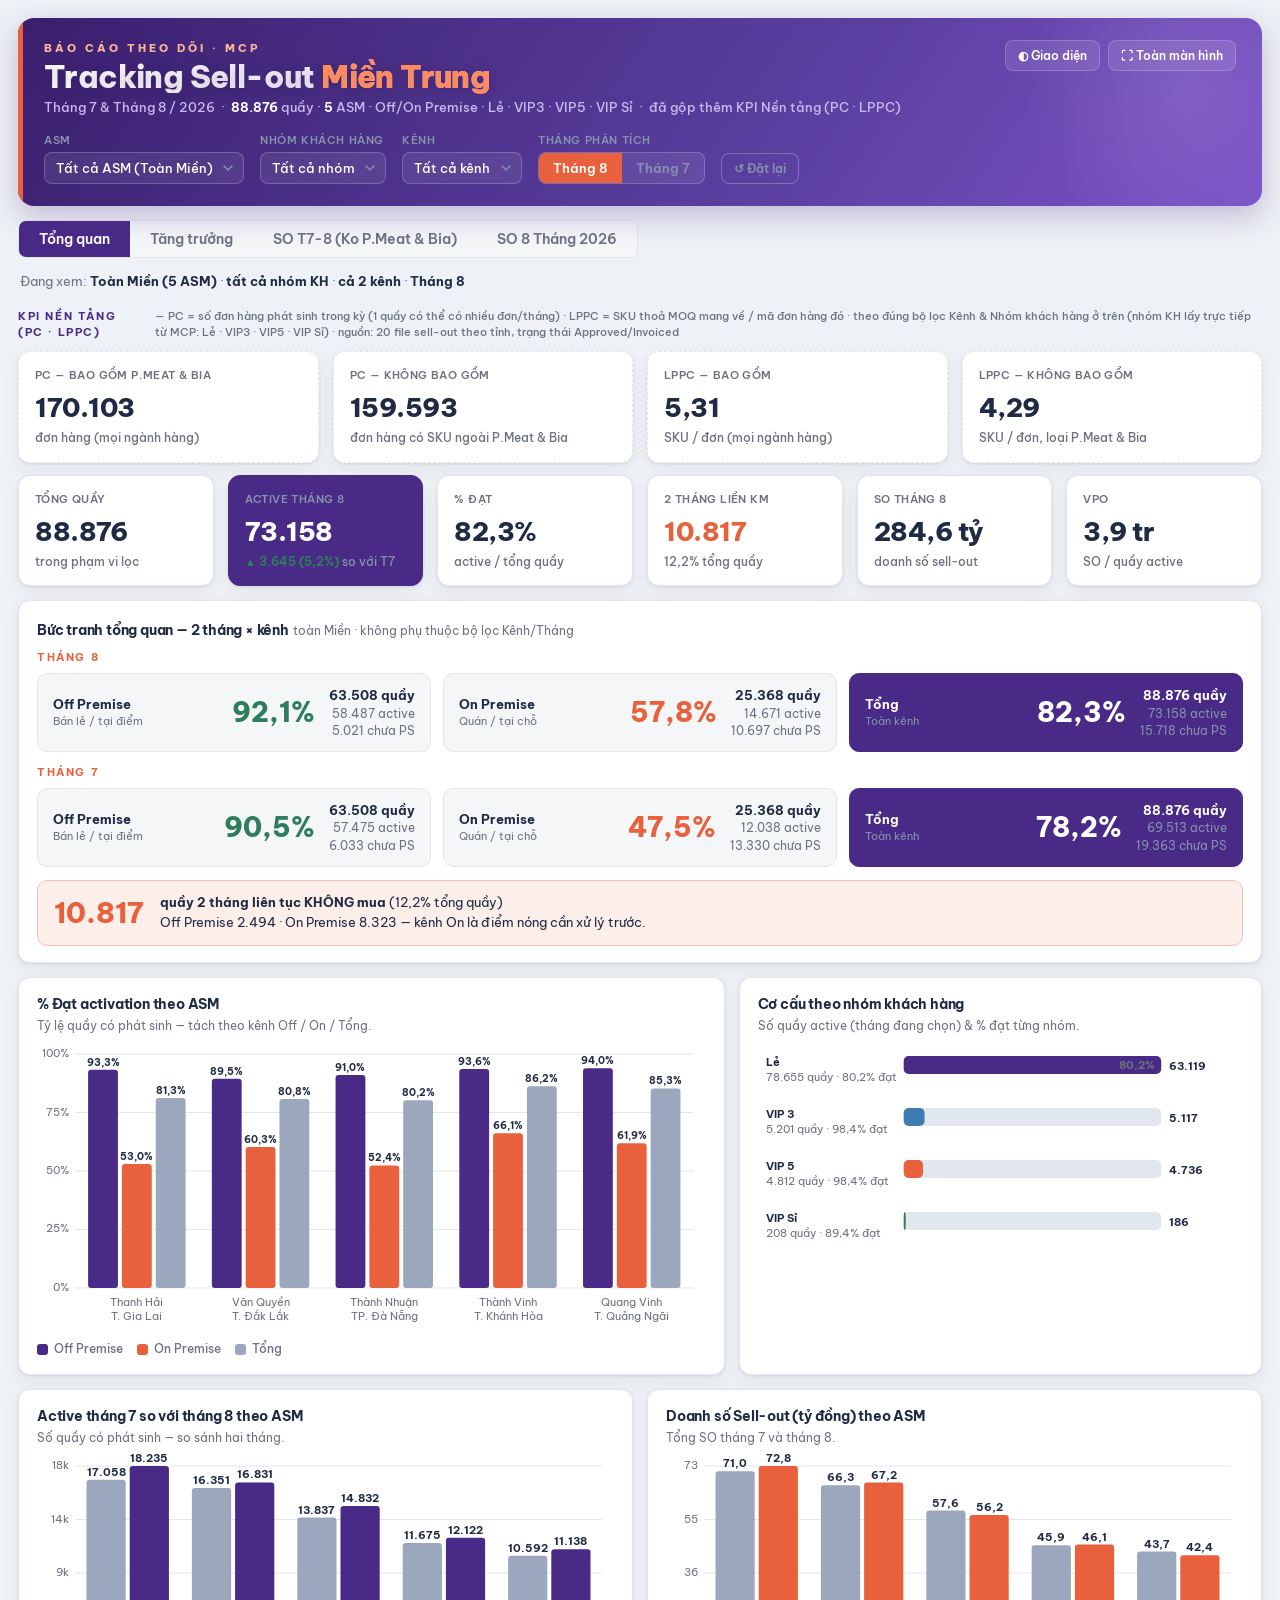
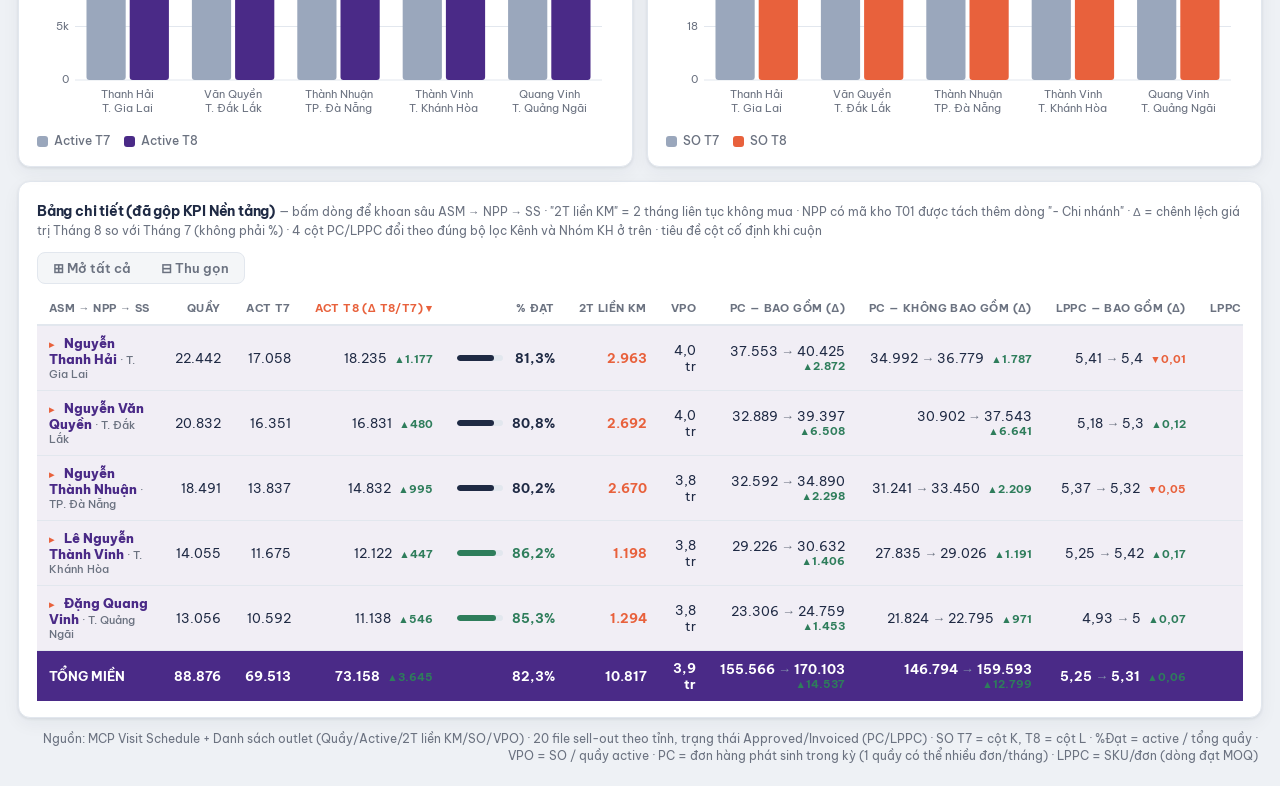
<file: Dashboard_Sellout_MienTrung_Gop_6.html>
<html lang="vi"><head>
<meta charset="utf-8">
<meta name="viewport" content="width=device-width, initial-scale=1">
<style>img{max-width:100%}[hidden]{display:none!important}</style>
<title>Sell-out Miền Trung — Gộp KPI Nền tảng</title>
<link rel="preconnect" href="https://fonts.googleapis.com">
<link rel="preconnect" href="https://fonts.gstatic.com" crossorigin="">
<link rel="stylesheet" href="https://fonts.googleapis.com/css2?family=Be+Vietnam+Pro:wght@400;500;600;700;800&amp;display=swap">
<style>
:root{
  --bg:#eef1f5; --card:#ffffff; --ink:#1f2a44; --muted:#6b7280; --line:#e2e7ee;
  --navy:#4a2a87; --navy2:#6a48b0; --accent:#e8613c; --green:#2e7d5b; --slate:#a99ec9;
  --hdr-g1:#3a1f6e; --hdr-g2:#5b3fa0;
  --on-dark:#ffffff; --dark-sub:#8493ac; --chip:#f4f6f8; --shadow:0 1px 3px rgba(20,30,50,.09),0 6px 18px rgba(20,30,50,.05);
  --vip0:#4a2a87; --vip1:#3e7cb1; --vip2:#e8613c; --vip3:#2e7d5b;
  --nbbg:#fceee9; --nbln:#f1c3b4;
}
:root:not([data-theme="light"]){}
@media (prefers-color-scheme:dark){
  :root:not([data-theme="light"]){
    --bg:#0e1424; --card:#161f33; --ink:#eaf0f8; --muted:#9aa7bc; --line:#26324a;
    --navy:#2a1c4e; --navy2:#3a2a63; --chip:#1c1830; --slate:#7d6ea0; --hdr-g1:#241246; --hdr-g2:#3a2472;
    --shadow:0 1px 3px rgba(0,0,0,.4),0 8px 22px rgba(0,0,0,.35);
    --on-dark:#eaf0f8; --dark-sub:#8493ac; --nbbg:#2a1c18; --nbln:#5c3327;
  }
}
:root[data-theme="dark"]{
  --bg:#0e1424; --card:#161f33; --ink:#eaf0f8; --muted:#9aa7bc; --line:#26324a;
  --navy:#2a1c4e; --navy2:#3a2a63; --chip:#1c1830; --slate:#7d6ea0; --hdr-g1:#241246; --hdr-g2:#3a2472;
  --shadow:0 1px 3px rgba(0,0,0,.4),0 8px 22px rgba(0,0,0,.35);
  --on-dark:#eaf0f8; --dark-sub:#8493ac; --nbbg:#2a1c18; --nbln:#5c3327;
}
*{margin:0;padding:0;box-sizing:border-box}
body{font-family:'Be Vietnam Pro',-apple-system,BlinkMacSystemFont,'Segoe UI',Roboto,sans-serif;background:var(--bg);color:var(--ink);line-height:1.5;-webkit-font-smoothing:antialiased}
.wrap{max-width:1360px;margin:0 auto;padding:18px}
.tnum{font-variant-numeric:tabular-nums}

/* header */
.hdr{background:linear-gradient(125deg,var(--hdr-g1) 0%,var(--hdr-g2) 62%,#7c53c8 100%);color:var(--on-dark);border-radius:16px;padding:22px 26px;box-shadow:0 10px 30px rgba(74,42,135,.28);position:relative;overflow:hidden}
.hdr::before{content:"";position:absolute;left:0;top:0;bottom:0;width:5px;background:var(--accent)}
.hdr::after{content:"";position:absolute;right:-80px;top:-90px;width:320px;height:320px;border-radius:50%;background:radial-gradient(circle,rgba(255,255,255,.10),transparent 70%);pointer-events:none}
.hdr .eyebrow{font-size:11px;letter-spacing:3px;font-weight:800;color:#ffb599;text-transform:uppercase}
.hdr h1{font-size:31px;font-weight:800;margin:3px 0 5px;letter-spacing:-.6px;line-height:1.08;
  background:linear-gradient(92deg,#ffffff 0%,#f0e6ff 45%,#e9d0ff 100%);-webkit-background-clip:text;background-clip:text;color:transparent;
  text-shadow:0 2px 14px rgba(0,0,0,.18)}
.hdr h1 .accent{-webkit-text-fill-color:#ff8a5c;color:#ff8a5c}
.hdr .sub{font-size:12.5px;color:#cbb8ee;font-weight:500}
.hdr .sub b{color:#fff;font-weight:700}
.hdr-top{display:flex;justify-content:space-between;align-items:flex-start;gap:16px;flex-wrap:wrap}
.themebtn{background:rgba(255,255,255,.1);border:1px solid rgba(255,255,255,.18);color:var(--on-dark);border-radius:8px;padding:7px 12px;font-size:12px;font-weight:600;cursor:pointer;font-family:inherit}
.themebtn:hover{background:rgba(255,255,255,.18)}

/* filters */
.filters{display:flex;gap:16px;flex-wrap:wrap;margin-top:16px}
.fg{display:flex;flex-direction:column;gap:4px}
.fg label{font-size:10.5px;letter-spacing:.6px;text-transform:uppercase;color:var(--dark-sub);font-weight:600}
.fg select{padding:7px 30px 7px 11px;border:1px solid rgba(255,255,255,.2);border-radius:8px;background:rgba(255,255,255,.08);color:var(--on-dark);font-size:13px;font-weight:500;font-family:inherit;cursor:pointer;
  appearance:none;background-image:url("data:image/svg+xml;utf8,<svg xmlns='http://www.w3.org/2000/svg' width='10' height='10' viewBox='0 0 10 10'><path d='M1 3l4 4 4-4' stroke='%238493ac' stroke-width='1.5' fill='none' stroke-linecap='round'/></svg>");background-repeat:no-repeat;background-position:right 10px center}
.fg select option{background:#3a2472;color:#fff}
.seg{display:inline-flex;background:rgba(255,255,255,.08);border:1px solid rgba(255,255,255,.2);border-radius:8px;overflow:hidden}
.seg button{background:transparent;border:0;color:var(--dark-sub);padding:7px 14px;font-size:13px;font-weight:600;cursor:pointer;font-family:inherit}
.seg button.on{background:var(--accent);color:#fff}
.reset{align-self:flex-end;background:transparent;border:1px solid rgba(255,255,255,.25);color:var(--dark-sub);border-radius:8px;padding:7px 12px;font-size:12px;font-weight:600;cursor:pointer;font-family:inherit}
.reset:hover{color:#fff;border-color:rgba(255,255,255,.5)}

.context{margin:14px 2px 4px;font-size:13px;color:var(--muted)}
.context b{color:var(--ink);font-weight:700}

/* kpi */
.kpis{display:grid;grid-template-columns:repeat(6,1fr);gap:14px;margin-top:12px}
.kpi{background:var(--card);border:1px solid var(--line);border-radius:12px;padding:15px 16px;box-shadow:var(--shadow)}
.kpi .k-lab{font-size:11px;letter-spacing:.4px;text-transform:uppercase;color:var(--muted);font-weight:600}
.kpi .k-val{font-size:26px;font-weight:800;margin-top:5px;letter-spacing:-.5px}
.kpi .k-sub{font-size:11.5px;color:var(--muted);margin-top:2px;font-weight:500}
.kpi .k-sub .up{color:var(--green);font-weight:700}
.kpi .k-sub .dn{color:var(--accent);font-weight:700}
.kpi.hl{background:var(--navy);border-color:var(--navy)}
.kpi.hl .k-lab,.kpi.hl .k-sub{color:var(--dark-sub)}
.kpi.hl .k-val{color:#fff}

/* overview matrix */
.ov-lab{font-size:11px;letter-spacing:1.6px;font-weight:700;color:var(--accent);margin:12px 0 7px}
.ov-lab:first-child{margin-top:2px}
.ov-cards{display:grid;grid-template-columns:repeat(3,1fr);gap:12px}
.ovc{border:1px solid var(--line);border-radius:10px;padding:12px 15px;background:var(--chip);display:flex;align-items:center;gap:14px}
.ovc.tot{background:var(--navy);color:#fff;border-color:var(--navy)}
.ovc-l{flex:1;min-width:0}
.ovc-h{font-size:12.5px;font-weight:700}
.ovc-sub{font-size:10.5px;color:var(--muted)}
.ovc.tot .ovc-sub{color:var(--dark-sub)}
.ovc-p{font-size:27px;font-weight:800;line-height:1}
.ovc-r{text-align:right;font-size:11.5px;color:var(--muted);font-variant-numeric:tabular-nums;white-space:nowrap}
.ovc.tot .ovc-r{color:var(--dark-sub)}
.ovc-r b{display:block;color:var(--ink);font-size:12.5px}
.ovc.tot .ovc-r b{color:#fff}
.ov-nb{margin-top:13px;background:var(--nbbg);border:1px solid var(--nbln);border-radius:10px;padding:11px 16px;display:flex;align-items:center;gap:16px}
.ov-nb .n{font-size:28px;font-weight:800;color:var(--accent);font-variant-numeric:tabular-nums}
.ov-nb .t{font-size:13px}
.ov-nb .t b{font-weight:700}
/* drill tree */
tbody tr.lvl0{cursor:pointer;background:color-mix(in srgb,var(--navy) 8%,var(--card))}
tbody tr.lvl0:hover{background:color-mix(in srgb,var(--navy) 15%,var(--card))}
tbody tr.lvl0 td:first-child{font-weight:800;color:var(--navy)}
tbody tr.lvl1{cursor:pointer;background:var(--card)}
tbody tr.lvl1:hover{background:var(--chip)}
tbody tr.lvl1 td:first-child{font-weight:700}
tbody tr.lvl2 td:first-child{font-weight:500;color:var(--muted)}
.cx{display:inline-block;width:15px;color:var(--accent);font-size:10px;font-weight:800}
.cx.leaf{color:transparent}
.nm{font-variant-numeric:normal}

/* charts */
.grid2{display:grid;grid-template-columns:1.35fr 1fr;gap:14px;margin-top:14px}
.grid2b{display:grid;grid-template-columns:1fr 1fr;gap:14px;margin-top:14px}
.panel{background:var(--card);border:1px solid var(--line);border-radius:12px;padding:16px 18px;box-shadow:var(--shadow)}
.panel h3{font-size:14px;font-weight:700;letter-spacing:-.2px}
.panel .pnote{font-size:11.5px;color:var(--muted);margin-top:2px;margin-bottom:6px}
.legend{display:flex;gap:14px;flex-wrap:wrap;margin-top:10px}
.legend span{display:inline-flex;align-items:center;gap:6px;font-size:12px;color:var(--muted);font-weight:500}
.legend i{width:11px;height:11px;border-radius:3px;display:inline-block}
svg .axis{fill:var(--muted);font-size:11px}
svg .axis.tn{font-variant-numeric:tabular-nums}
svg .vlab{fill:var(--ink);font-size:10.5px;font-weight:700;font-variant-numeric:tabular-nums}
svg .grid{stroke:var(--line);stroke-width:1}

/* table */
.tbl-head{display:flex;justify-content:space-between;align-items:center;gap:12px;flex-wrap:wrap;margin-bottom:8px}
.tabseg{display:inline-flex;background:var(--chip);border:1px solid var(--line);border-radius:8px;overflow:hidden}
.tabseg button{background:transparent;border:0;color:var(--muted);padding:7px 15px;font-size:13px;font-weight:600;cursor:pointer;font-family:inherit}
.tabseg button.on{background:var(--navy);color:#fff}
table{width:100%;border-collapse:collapse;font-size:13px}
thead th{text-align:right;padding:9px 12px;border-bottom:2px solid var(--line);color:var(--muted);font-weight:700;font-size:11px;text-transform:uppercase;letter-spacing:.4px;white-space:nowrap;cursor:pointer;user-select:none}
thead th:first-child{text-align:left}
thead th:hover{color:var(--ink)}
thead th.sorted{color:var(--accent)}
tbody td{padding:9px 12px;border-bottom:1px solid var(--line);text-align:right;font-variant-numeric:tabular-nums}
tbody td:first-child{text-align:left;font-weight:600}
tbody tr:hover{background:var(--chip)}
tbody tr.tot{background:var(--navy);color:#fff}
tbody tr.tot td{border-bottom:none;font-weight:700}
tbody tr.tot:hover{background:var(--navy)}
.kv{font-size:11px;color:var(--muted);font-weight:500}
tbody tr.tot .kv{color:var(--dark-sub)}
.pctcell{display:inline-flex;align-items:center;gap:8px;justify-content:flex-end}
.pbar{width:46px;height:6px;border-radius:3px;background:var(--line);overflow:hidden;flex:none}
.pbar i{display:block;height:100%;border-radius:3px}
.pv{min-width:44px;text-align:right;font-weight:700}
.foot{color:var(--muted);font-size:11.5px;text-align:right;padding:12px 4px 4px}
@media (max-width:960px){.kpis{grid-template-columns:repeat(3,1fr)}.grid2,.grid2b{grid-template-columns:1fr}}
@media (max-width:560px){.kpis{grid-template-columns:repeat(2,1fr)}}

.kpisFund{display:grid;grid-template-columns:repeat(4,1fr);gap:14px;margin-top:10px}
.kpisFund .kpi{border-style:dashed}
.fundlab{font-size:11px;letter-spacing:1.6px;font-weight:700;color:var(--navy);margin:16px 0 7px;display:flex;align-items:center;gap:10px}
.fundlab .fnote{font-size:11px;letter-spacing:0;font-weight:500;color:var(--muted);text-transform:none}
.fx{color:var(--muted);font-weight:600}
.tdelta{font-size:10.5px;margin-left:4px;font-weight:700}
.tdelta.up{color:var(--green)}
.tdelta.dn{color:var(--accent)}
tbody tr.tot .fx{color:var(--dark-sub)}
#tblScroll{overflow:auto;max-height:640px}
#tbl thead th{position:sticky;top:0;background:var(--card);z-index:2;box-shadow:0 1px 0 var(--line)}

.pagetabs{margin:14px 0 0}
.pagetabs button{padding:9px 20px;font-size:13.5px}
.gnote{font-size:11.5px;color:var(--muted);margin-top:8px;line-height:1.6}
.gnote b{color:var(--ink)}
#gSummaryTbl thead th:first-child,#gtbl thead th:first-child{text-align:left}
#gtblScroll{overflow:auto;max-height:640px}
#gtbl thead th{position:sticky;top:0;background:var(--card);z-index:2;box-shadow:0 1px 0 var(--line)}
#gCatCtl{margin-bottom:12px;flex-wrap:wrap}
#gCatCtl button{padding:7px 13px;font-size:12.5px}
.hdrbtns{display:flex;gap:8px;flex-wrap:wrap}

#soTblScroll{overflow:auto;max-height:640px}
#soTbl thead th{position:sticky;top:0;background:var(--card);z-index:2;box-shadow:0 1px 0 var(--line)}

#t8TblScroll{overflow:auto;max-height:640px}
#t8Tbl thead th{position:sticky;top:0;background:var(--card);z-index:2;box-shadow:0 1px 0 var(--line)}
.t8insight{display:grid;grid-template-columns:1fr 1fr;gap:14px;margin-top:12px}
@media (max-width:900px){.t8insight{grid-template-columns:1fr}}
.t8card{border:1px solid var(--line);border-radius:10px;padding:14px 16px;background:var(--card)}
.t8card h4{font-size:12.5px;letter-spacing:.5px;margin:0 0 10px;display:flex;align-items:center;gap:8px}
.t8card.good h4{color:var(--green)}
.t8card.warn h4{color:var(--accent)}
.t8row{display:flex;justify-content:space-between;align-items:baseline;gap:10px;padding:7px 0;border-bottom:1px dashed var(--line);font-size:12.5px}
.t8row:last-child{border-bottom:none}
.t8row .nm{font-weight:600;color:var(--ink)}
.t8row .sub{color:var(--muted);font-size:11px;display:block}
.t8row .pv{font-weight:700;white-space:nowrap}
.t8asmtbl{width:100%;border-collapse:collapse;font-size:12.5px;margin-top:10px}
.t8asmtbl th{text-align:left;padding:6px 10px;color:var(--muted);font-weight:600;font-size:11px;letter-spacing:.4px}
.t8asmtbl td{padding:6px 10px;border-top:1px solid var(--line)}
.t8norm{font-size:12.5px;color:var(--muted);margin-top:4px}
.t8norm b{color:var(--ink)}
</style>
</head>
<body>
<div class="wrap">
  <header class="hdr">
    <div class="hdr-top">
      <div>
        <div class="eyebrow">Báo cáo theo dõi · MCP</div>
        <h1>Tracking Sell-out <span class="accent">Miền Trung</span></h1>
        <div class="sub">Tháng 7 &amp; Tháng 8 / 2026 &nbsp;·&nbsp; <b>88.876</b> quầy · <b>5</b> ASM · Off/On Premise · Lẻ · VIP3 · VIP5 · VIP Sỉ &nbsp;·&nbsp; đã gộp thêm KPI Nền tảng (PC · LPPC)</div>
      </div>
      <div class="hdrbtns"><button class="themebtn" id="themeBtn">◐ Giao diện</button><button class="themebtn" id="fsBtn">⛶ Toàn màn hình</button></div>
    </div>
    <div class="filters">
      <div class="fg"><label>ASM</label><select id="fAsm"><option value="all">Tất cả ASM (Toàn Miền)</option><option value="Nguyễn Thanh Hải">Nguyễn Thanh Hải</option><option value="Nguyễn Văn Quyền">Nguyễn Văn Quyền</option><option value="Nguyễn Thành Nhuận">Nguyễn Thành Nhuận</option><option value="Lê Nguyễn Thành Vinh">Lê Nguyễn Thành Vinh</option><option value="Đặng Quang Vinh">Đặng Quang Vinh</option></select></div>
      <div class="fg"><label>Nhóm khách hàng</label><select id="fVip">
        <option value="all">Tất cả nhóm</option><option value="LẺ">Lẻ</option><option value="VIP3">VIP 3</option><option value="VIP5">VIP 5</option><option value="VIPSI">VIP Sỉ</option></select></div>
      <div class="fg"><label>Kênh</label><select id="fOO">
        <option value="all">Tất cả kênh</option><option value="OFF">Off Premise</option><option value="ON">On Premise</option></select></div>
      <div class="fg"><label>Tháng phân tích</label><div class="seg" id="fMonth"><button data-m="8" class="on">Tháng 8</button><button data-m="7">Tháng 7</button></div></div>
      <button class="reset" id="reset">↺ Đặt lại</button>
    </div>
  </header>

  <div class="tabseg pagetabs" id="pageTabs"><button data-pg="ov" class="on">Tổng quan</button><button data-pg="gr">Tăng trưởng</button><button data-pg="so">SO T7-8 (Ko P.Meat &amp; Bia)</button><button data-pg="t8">SO 8 Tháng 2026</button></div>

  <div id="pgOv">
  <div class="context" id="context">Đang xem: <b>Toàn Miền (5 ASM)</b> · <b>tất cả nhóm KH</b> · <b>cả 2 kênh</b> · <b>Tháng 8</b></div>
  <div class="fundlab">KPI NỀN TẢNG (PC · LPPC) <span class="fnote">— PC = số đơn hàng phát sinh trong kỳ (1 quầy có thể có nhiều đơn/tháng) · LPPC = SKU thoả MOQ mang về / mã đơn hàng đó · theo đúng bộ lọc Kênh &amp; Nhóm khách hàng ở trên (nhóm KH lấy trực tiếp từ MCP: Lẻ · VIP3 · VIP5 · VIP Sỉ) · nguồn: 20 file sell-out theo tỉnh, trạng thái Approved/Invoiced</span></div>
  <div class="kpisFund" id="kpisFund"></div>
  <div class="kpis" id="kpis"><div class="kpi "><div class="k-lab">Tổng quầy</div><div class="k-val">88.876</div><div class="k-sub">trong phạm vi lọc</div></div><div class="kpi hl"><div class="k-lab">Active tháng 8</div><div class="k-val">73.158</div><div class="k-sub"><span class="up">▲ 3.645 (5,2%)</span> so với T7</div></div><div class="kpi "><div class="k-lab">% Đạt</div><div class="k-val" style="color:var(--ink)">82,3%</div><div class="k-sub">active / tổng quầy</div></div><div class="kpi "><div class="k-lab">2 tháng liền KM</div><div class="k-val" style="color:#e8613c">10.817</div><div class="k-sub">12,2% tổng quầy</div></div><div class="kpi "><div class="k-lab">SO tháng 8</div><div class="k-val">284,6 tỷ</div><div class="k-sub">doanh số sell-out</div></div><div class="kpi "><div class="k-lab">VPO</div><div class="k-val">3,9 tr</div><div class="k-sub">SO / quầy active</div></div></div>

  <div class="panel" style="margin-top:14px">
    <div class="tbl-head"><div><h3 style="display:inline">Bức tranh tổng quan — 2 tháng × kênh</h3> <span class="pnote" id="ovNote" style="display:inline">toàn Miền · không phụ thuộc bộ lọc Kênh/Tháng</span></div></div>
    <div id="overview"><div class="ov-lab">THÁNG 8</div><div class="ov-cards">
    <div class="ovc "><div class="ovc-l"><div class="ovc-h">Off Premise</div><div class="ovc-sub">Bán lẻ / tại điểm</div></div>
      <div class="ovc-p" style="color:#2e7d5b">92,1%</div>
      <div class="ovc-r"><b>63.508 quầy</b>58.487 active<br>5.021 chưa PS</div></div>
    <div class="ovc "><div class="ovc-l"><div class="ovc-h">On Premise</div><div class="ovc-sub">Quán / tại chỗ</div></div>
      <div class="ovc-p" style="color:#e8613c">57,8%</div>
      <div class="ovc-r"><b>25.368 quầy</b>14.671 active<br>10.697 chưa PS</div></div>
    <div class="ovc tot"><div class="ovc-l"><div class="ovc-h">Tổng</div><div class="ovc-sub">Toàn kênh</div></div>
      <div class="ovc-p" style="color:#fff">82,3%</div>
      <div class="ovc-r"><b>88.876 quầy</b>73.158 active<br>15.718 chưa PS</div></div></div><div class="ov-lab">THÁNG 7</div><div class="ov-cards">
    <div class="ovc "><div class="ovc-l"><div class="ovc-h">Off Premise</div><div class="ovc-sub">Bán lẻ / tại điểm</div></div>
      <div class="ovc-p" style="color:#2e7d5b">90,5%</div>
      <div class="ovc-r"><b>63.508 quầy</b>57.475 active<br>6.033 chưa PS</div></div>
    <div class="ovc "><div class="ovc-l"><div class="ovc-h">On Premise</div><div class="ovc-sub">Quán / tại chỗ</div></div>
      <div class="ovc-p" style="color:#e8613c">47,5%</div>
      <div class="ovc-r"><b>25.368 quầy</b>12.038 active<br>13.330 chưa PS</div></div>
    <div class="ovc tot"><div class="ovc-l"><div class="ovc-h">Tổng</div><div class="ovc-sub">Toàn kênh</div></div>
      <div class="ovc-p" style="color:#fff">78,2%</div>
      <div class="ovc-r"><b>88.876 quầy</b>69.513 active<br>19.363 chưa PS</div></div></div><div class="ov-nb"><div class="n">10.817</div><div class="t"><b>quầy 2 tháng liên tục KHÔNG mua</b> (12,2% tổng quầy)<br>Off Premise 2.494 · On Premise 8.323 — kênh On là điểm nóng cần xử lý trước.</div></div></div>
  </div>

  <div class="grid2">
    <div class="panel">
      <h3>% Đạt activation theo ASM</h3>
      <div class="pnote" id="noteA">Tỷ lệ quầy có phát sinh — tách theo kênh Off / On / Tổng.</div>
      <div id="chartA"><svg viewBox="0 0 366 290" width="100%" height="290" preserveAspectRatio="xMidYMid meet"><line x1="38" y1="248" x2="354" y2="248" class="grid"></line><text x="32" y="251" class="axis tn" text-anchor="end">0%</text><line x1="38" y1="189.5" x2="354" y2="189.5" class="grid"></line><text x="32" y="192.5" class="axis tn" text-anchor="end">25%</text><line x1="38" y1="131" x2="354" y2="131" class="grid"></line><text x="32" y="134" class="axis tn" text-anchor="end">50%</text><line x1="38" y1="72.5" x2="354" y2="72.5" class="grid"></line><text x="32" y="75.5" class="axis tn" text-anchor="end">75%</text><line x1="38" y1="14" x2="354" y2="14" class="grid"></line><text x="32" y="17" class="axis tn" text-anchor="end">100%</text><rect x="45.688" y="29.704099142040036" width="13.274666666666665" height="218.29590085795996" rx="3" fill="#4a2a87" opacity="1"></rect><text x="52.32533333333333" y="25.704099142040036" class="vlab" text-anchor="middle">93,3%</text><rect x="62.962666666666664" y="123.93499329059193" width="13.274666666666665" height="124.06500670940807" rx="3" fill="#e8613c" opacity="1"></rect><text x="69.6" y="119.93499329059193" class="vlab" text-anchor="middle">53,0%</text><rect x="80.23733333333334" y="57.86587648159701" width="13.274666666666665" height="190.134123518403" rx="3" fill="#9aa7bc" opacity="1"></rect><text x="86.87466666666667" y="53.86587648159701" class="vlab" text-anchor="middle">81,3%</text><text x="69.6" y="266" class="axis" text-anchor="middle">Thanh Hải</text><text x="69.6" y="280" class="axis" text-anchor="middle">T. Gia Lai</text><rect x="108.888" y="38.569280196869215" width="13.274666666666665" height="209.43071980313078" rx="3" fill="#4a2a87" opacity="1"></rect><text x="115.52533333333334" y="34.569280196869215" class="vlab" text-anchor="middle">89,5%</text><rect x="126.16266666666667" y="106.98887635015316" width="13.274666666666665" height="141.01112364984684" rx="3" fill="#e8613c" opacity="1"></rect><text x="132.8" y="102.98887635015316" class="vlab" text-anchor="middle">60,3%</text><rect x="143.43733333333333" y="58.942108294930875" width="13.274666666666665" height="189.05789170506912" rx="3" fill="#9aa7bc" opacity="1"></rect><text x="150.07466666666667" y="54.942108294930875" class="vlab" text-anchor="middle">80,8%</text><text x="132.8" y="266" class="axis" text-anchor="middle">Văn Quyền</text><text x="132.8" y="280" class="axis" text-anchor="middle">T. Đắk Lắk</text><rect x="172.08800000000002" y="34.996395855233516" width="13.274666666666665" height="213.00360414476648" rx="3" fill="#4a2a87" opacity="1"></rect><text x="178.72533333333337" y="30.996395855233516" class="vlab" text-anchor="middle">91,0%</text><rect x="189.36266666666668" y="125.45872801082544" width="13.274666666666665" height="122.54127198917456" rx="3" fill="#e8613c" opacity="1"></rect><text x="196.00000000000003" y="121.45872801082544" class="vlab" text-anchor="middle">52,4%</text><rect x="206.63733333333334" y="60.30393164242065" width="13.274666666666665" height="187.69606835757935" rx="3" fill="#9aa7bc" opacity="1"></rect><text x="213.2746666666667" y="56.30393164242065" class="vlab" text-anchor="middle">80,2%</text><text x="196" y="266" class="axis" text-anchor="middle">Thành Nhuận</text><text x="196" y="280" class="axis" text-anchor="middle">TP. Đà Nẵng</text><rect x="235.288" y="28.94342923794713" width="13.274666666666665" height="219.05657076205287" rx="3" fill="#4a2a87" opacity="1"></rect><text x="241.92533333333336" y="24.94342923794713" class="vlab" text-anchor="middle">93,6%</text><rect x="252.56266666666667" y="93.26307406424212" width="13.274666666666665" height="154.73692593575788" rx="3" fill="#e8613c" opacity="1"></rect><text x="259.2" y="89.26307406424212" class="vlab" text-anchor="middle">66,1%</text><rect x="269.83733333333333" y="46.182283884738524" width="13.274666666666665" height="201.81771611526148" rx="3" fill="#9aa7bc" opacity="1"></rect><text x="276.4746666666667" y="42.182283884738524" class="vlab" text-anchor="middle">86,2%</text><text x="259.20000000000005" y="266" class="axis" text-anchor="middle">Thành Vinh</text><text x="259.20000000000005" y="280" class="axis" text-anchor="middle">T. Khánh Hòa</text><rect x="298.488" y="28.155797861186812" width="13.274666666666665" height="219.8442021388132" rx="3" fill="#4a2a87" opacity="1"></rect><text x="305.12533333333334" y="24.155797861186812" class="vlab" text-anchor="middle">94,0%</text><rect x="315.7626666666667" y="103.1967026719727" width="13.274666666666665" height="144.8032973280273" rx="3" fill="#e8613c" opacity="1"></rect><text x="322.40000000000003" y="99.1967026719727" class="vlab" text-anchor="middle">61,9%</text><rect x="333.0373333333333" y="48.375919117647044" width="13.274666666666665" height="199.62408088235296" rx="3" fill="#9aa7bc" opacity="1"></rect><text x="339.67466666666667" y="44.375919117647044" class="vlab" text-anchor="middle">85,3%</text><text x="322.40000000000003" y="266" class="axis" text-anchor="middle">Quang Vinh</text><text x="322.40000000000003" y="280" class="axis" text-anchor="middle">T. Quảng Ngãi</text></svg></div>
      <div class="legend" id="legA"><span><i style="background:#4a2a87"></i>Off Premise</span><span><i style="background:#e8613c"></i>On Premise</span><span><i style="background:#9aa7bc"></i>Tổng</span></div>
    </div>
    <div class="panel">
      <h3>Cơ cấu theo nhóm khách hàng</h3>
      <div class="pnote" id="noteB">Số quầy active (tháng đang chọn) &amp; % đạt từng nhóm.</div>
      <div id="chartB"><svg viewBox="0 0 366 218" width="100%" height="218" preserveAspectRatio="xMidYMid meet"><text x="8" y="26" class="vlab" text-anchor="start">Lẻ</text><text x="8" y="41" class="axis" text-anchor="start">78.655 quầy · 80,2% đạt</text><rect x="109.8" y="16" width="174.2" height="18" rx="5" fill="var(--line)"></rect><rect x="109.8" y="16" width="174.2" height="18" rx="5" fill="var(--vip0)"></rect><text x="292" y="30" class="vlab" text-anchor="start">63.119</text><text x="278" y="29" class="axis" text-anchor="end" fill="#fff" font-weight="700">80,2%</text><text x="8" y="78" class="vlab" text-anchor="start">VIP 3</text><text x="8" y="93" class="axis" text-anchor="start">5.201 quầy · 98,4% đạt</text><rect x="109.8" y="68" width="174.2" height="18" rx="5" fill="var(--line)"></rect><rect x="109.8" y="68" width="14.122235776865919" height="18" rx="5" fill="var(--vip1)"></rect><text x="292" y="82" class="vlab" text-anchor="start">5.117</text><text x="8" y="130" class="vlab" text-anchor="start">VIP 5</text><text x="8" y="145" class="axis" text-anchor="start">4.812 quầy · 98,4% đạt</text><rect x="109.8" y="120" width="174.2" height="18" rx="5" fill="var(--line)"></rect><rect x="109.8" y="120" width="13.070726722539963" height="18" rx="5" fill="var(--vip2)"></rect><text x="292" y="134" class="vlab" text-anchor="start">4.736</text><text x="8" y="182" class="vlab" text-anchor="start">VIP Sỉ</text><text x="8" y="197" class="axis" text-anchor="start">208 quầy · 89,4% đạt</text><rect x="109.8" y="172" width="174.2" height="18" rx="5" fill="var(--line)"></rect><rect x="109.8" y="172" width="2" height="18" rx="5" fill="var(--vip3)"></rect><text x="292" y="186" class="vlab" text-anchor="start">186</text></svg></div>
    </div>
  </div>

  <div class="grid2b">
    <div class="panel">
      <h3>Active tháng 7 so với tháng 8 theo ASM</h3>
      <div class="pnote">Số quầy có phát sinh — so sánh hai tháng.</div>
      <div id="chartC"><svg viewBox="0 0 366 270" width="100%" height="270" preserveAspectRatio="xMidYMid meet"><line x1="38" y1="228" x2="354" y2="228" class="grid"></line><text x="32" y="231" class="axis tn" text-anchor="end">0</text><line x1="38" y1="174.5" x2="354" y2="174.5" class="grid"></line><text x="32" y="177.5" class="axis tn" text-anchor="end">5k</text><line x1="38" y1="121" x2="354" y2="121" class="grid"></line><text x="32" y="124" class="axis tn" text-anchor="end">9k</text><line x1="38" y1="67.5" x2="354" y2="67.5" class="grid"></line><text x="32" y="70.5" class="axis tn" text-anchor="end">14k</text><line x1="38" y1="14" x2="354" y2="14" class="grid"></line><text x="32" y="17" class="axis tn" text-anchor="end">18k</text><rect x="45.688" y="27.81288730463396" width="21.912" height="200.18711269536604" rx="3" fill="#9aa7bc" opacity="1"></rect><text x="56.644000000000005" y="23.81288730463396" class="vlab" text-anchor="middle">17.058</text><rect x="71.6" y="14" width="21.912" height="214" rx="3" fill="#4a2a87" opacity="1"></rect><text x="82.556" y="10" class="vlab" text-anchor="middle">18.235</text><text x="69.6" y="246" class="axis" text-anchor="middle">Thanh Hải</text><text x="69.6" y="260" class="axis" text-anchor="middle">T. Gia Lai</text><rect x="108.888" y="36.11000822593911" width="21.912" height="191.8899917740609" rx="3" fill="#9aa7bc" opacity="1"></rect><text x="119.84400000000001" y="32.11000822593911" class="vlab" text-anchor="middle">16.351</text><rect x="134.8" y="30.476885111050194" width="21.912" height="197.5231148889498" rx="3" fill="#4a2a87" opacity="1"></rect><text x="145.756" y="26.476885111050194" class="vlab" text-anchor="middle">16.831</text><text x="132.8" y="246" class="axis" text-anchor="middle">Văn Quyền</text><text x="132.8" y="260" class="axis" text-anchor="middle">T. Đắk Lắk</text><rect x="172.08800000000002" y="65.61349054017" width="21.912" height="162.38650945983" rx="3" fill="#9aa7bc" opacity="1"></rect><text x="183.044" y="61.613490540170005" class="vlab" text-anchor="middle">13.837</text><rect x="198.00000000000003" y="53.93649574993145" width="21.912" height="174.06350425006855" rx="3" fill="#4a2a87" opacity="1"></rect><text x="208.95600000000002" y="49.93649574993145" class="vlab" text-anchor="middle">14.832</text><text x="196" y="246" class="axis" text-anchor="middle">Thành Nhuận</text><text x="196" y="260" class="axis" text-anchor="middle">TP. Đà Nẵng</text><rect x="235.288" y="90.9860159034823" width="21.912" height="137.0139840965177" rx="3" fill="#9aa7bc" opacity="1"></rect><text x="246.244" y="86.9860159034823" class="vlab" text-anchor="middle">11.675</text><rect x="261.2" y="85.74017000274196" width="21.912" height="142.25982999725804" rx="3" fill="#4a2a87" opacity="1"></rect><text x="272.156" y="81.74017000274196" class="vlab" text-anchor="middle">12.122</text><text x="259.20000000000005" y="246" class="axis" text-anchor="middle">Thành Vinh</text><text x="259.20000000000005" y="260" class="axis" text-anchor="middle">T. Khánh Hòa</text><rect x="298.488" y="103.69574993145052" width="21.912" height="124.30425006854948" rx="3" fill="#9aa7bc" opacity="1"></rect><text x="309.444" y="99.69574993145052" class="vlab" text-anchor="middle">10.592</text><rect x="324.4" y="97.28807238826434" width="21.912" height="130.71192761173566" rx="3" fill="#4a2a87" opacity="1"></rect><text x="335.356" y="93.28807238826434" class="vlab" text-anchor="middle">11.138</text><text x="322.40000000000003" y="246" class="axis" text-anchor="middle">Quang Vinh</text><text x="322.40000000000003" y="260" class="axis" text-anchor="middle">T. Quảng Ngãi</text></svg></div>
      <div class="legend" id="legC"><span><i style="background:#9aa7bc"></i>Active T7</span><span><i style="background:#4a2a87"></i>Active T8</span></div>
    </div>
    <div class="panel">
      <h3>Doanh số Sell-out (tỷ đồng) theo ASM</h3>
      <div class="pnote">Tổng SO tháng 7 và tháng 8.</div>
      <div id="chartD"><svg viewBox="0 0 366 270" width="100%" height="270" preserveAspectRatio="xMidYMid meet"><line x1="38" y1="228" x2="354" y2="228" class="grid"></line><text x="32" y="231" class="axis tn" text-anchor="end">0</text><line x1="38" y1="174.5" x2="354" y2="174.5" class="grid"></line><text x="32" y="177.5" class="axis tn" text-anchor="end">18</text><line x1="38" y1="121" x2="354" y2="121" class="grid"></line><text x="32" y="124" class="axis tn" text-anchor="end">36</text><line x1="38" y1="67.5" x2="354" y2="67.5" class="grid"></line><text x="32" y="70.5" class="axis tn" text-anchor="end">55</text><line x1="38" y1="14" x2="354" y2="14" class="grid"></line><text x="32" y="17" class="axis tn" text-anchor="end">73</text><rect x="45.688" y="19.159386448658267" width="21.912" height="208.84061355134173" rx="3" fill="#9aa7bc" opacity="1"></rect><text x="56.644000000000005" y="15.159386448658267" class="vlab" text-anchor="middle">71,0</text><rect x="71.6" y="14" width="21.912" height="214" rx="3" fill="#e8613c" opacity="1"></rect><text x="82.556" y="10" class="vlab" text-anchor="middle">72,8</text><text x="69.6" y="246" class="axis" text-anchor="middle">Thanh Hải</text><text x="69.6" y="260" class="axis" text-anchor="middle">T. Gia Lai</text><rect x="108.888" y="33.1685613443633" width="21.912" height="194.8314386556367" rx="3" fill="#9aa7bc" opacity="1"></rect><text x="119.84400000000001" y="29.168561344363297" class="vlab" text-anchor="middle">66,3</text><rect x="134.8" y="30.523907321078298" width="21.912" height="197.4760926789217" rx="3" fill="#e8613c" opacity="1"></rect><text x="145.756" y="26.523907321078298" class="vlab" text-anchor="middle">67,2</text><text x="132.8" y="246" class="axis" text-anchor="middle">Văn Quyền</text><text x="132.8" y="260" class="axis" text-anchor="middle">T. Đắk Lắk</text><rect x="172.08800000000002" y="58.51106494541301" width="21.912" height="169.488935054587" rx="3" fill="#9aa7bc" opacity="1"></rect><text x="183.044" y="54.51106494541301" class="vlab" text-anchor="middle">57,6</text><rect x="198.00000000000003" y="62.896755596697034" width="21.912" height="165.10324440330297" rx="3" fill="#e8613c" opacity="1"></rect><text x="208.95600000000002" y="58.896755596697034" class="vlab" text-anchor="middle">56,2</text><text x="196" y="246" class="axis" text-anchor="middle">Thành Nhuận</text><text x="196" y="260" class="axis" text-anchor="middle">TP. Đà Nẵng</text><rect x="235.288" y="93.13292081286548" width="21.912" height="134.86707918713452" rx="3" fill="#9aa7bc" opacity="1"></rect><text x="246.244" y="89.13292081286548" class="vlab" text-anchor="middle">45,9</text><rect x="261.2" y="92.53632992369734" width="21.912" height="135.46367007630266" rx="3" fill="#e8613c" opacity="1"></rect><text x="272.156" y="88.53632992369734" class="vlab" text-anchor="middle">46,1</text><text x="259.20000000000005" y="246" class="axis" text-anchor="middle">Thành Vinh</text><text x="259.20000000000005" y="260" class="axis" text-anchor="middle">T. Khánh Hòa</text><rect x="298.488" y="99.60003507433706" width="21.912" height="128.39996492566294" rx="3" fill="#9aa7bc" opacity="1"></rect><text x="309.444" y="95.60003507433706" class="vlab" text-anchor="middle">43,7</text><rect x="324.4" y="103.19732762166352" width="21.912" height="124.80267237833648" rx="3" fill="#e8613c" opacity="1"></rect><text x="335.356" y="99.19732762166352" class="vlab" text-anchor="middle">42,4</text><text x="322.40000000000003" y="246" class="axis" text-anchor="middle">Quang Vinh</text><text x="322.40000000000003" y="260" class="axis" text-anchor="middle">T. Quảng Ngãi</text></svg></div>
      <div class="legend" id="legD"><span><i style="background:#9aa7bc"></i>SO T7</span><span><i style="background:#e8613c"></i>SO T8</span></div>
    </div>
  </div>

  <div class="panel" style="margin-top:14px">
    <div class="tbl-head">
      <div><h3 style="display:inline">Bảng chi tiết (đã gộp KPI Nền tảng)</h3> <span class="pnote" id="tblNote" style="display:inline">— bấm dòng để khoan sâu ASM → NPP → SS · tháng 8 · "2T liền KM" = 2 tháng liên tục không mua</span></div>
      <div class="tabseg" id="treeCtl"><button data-a="expand">⊞ Mở tất cả</button><button data-a="collapse">⊟ Thu gọn</button></div>
    </div>
    <div id="tblScroll"><table id="tbl"><thead><tr><th data-k="name" class="">ASM  →  NPP  →  SS</th><th data-k="q" class="">Quầy</th><th data-k="a7" class="">Act T7</th><th data-k="a8" class="sorted">Act T8 ▾</th><th data-k="pct" class="">% Đạt</th><th data-k="nb" class="">2T liền KM</th><th data-k="vpo" class="">VPO</th></tr></thead><tbody><tr class="lvl0" data-asm="Nguyễn Thanh Hải" data-lvl="0"><td style="padding-left:12px"><span class="cx">▸</span><span class="nm">Nguyễn Thanh Hải</span><span class="kv"> · T. Gia Lai</span></td>
    <td>22.442</td><td>17.058</td><td>18.235</td>
    <td><span class="pctcell"><span class="pbar"><i style="width:81.25389893948845%;background:var(--ink)"></i></span><span class="pv" style="color:var(--ink)">81,3%</span></span></td>
    <td style="color:var(--accent);font-weight:700">2.963</td><td>4,0 tr</td></tr><tr class="lvl0" data-asm="Nguyễn Văn Quyền" data-lvl="0"><td style="padding-left:12px"><span class="cx">▸</span><span class="nm">Nguyễn Văn Quyền</span><span class="kv"> · T. Đắk Lắk</span></td>
    <td>20.832</td><td>16.351</td><td>16.831</td>
    <td><span class="pctcell"><span class="pbar"><i style="width:80.7939708141321%;background:var(--ink)"></i></span><span class="pv" style="color:var(--ink)">80,8%</span></span></td>
    <td style="color:var(--accent);font-weight:700">2.692</td><td>4,0 tr</td></tr><tr class="lvl0" data-asm="Nguyễn Thành Nhuận" data-lvl="0"><td style="padding-left:12px"><span class="cx">▸</span><span class="nm">Nguyễn Thành Nhuận</span><span class="kv"> · TP. Đà Nẵng</span></td>
    <td>18.491</td><td>13.837</td><td>14.832</td>
    <td><span class="pctcell"><span class="pbar"><i style="width:80.21199502460657%;background:var(--ink)"></i></span><span class="pv" style="color:var(--ink)">80,2%</span></span></td>
    <td style="color:var(--accent);font-weight:700">2.670</td><td>3,8 tr</td></tr><tr class="lvl0" data-asm="Lê Nguyễn Thành Vinh" data-lvl="0"><td style="padding-left:12px"><span class="cx">▸</span><span class="nm">Lê Nguyễn Thành Vinh</span><span class="kv"> · T. Khánh Hòa</span></td>
    <td>14.055</td><td>11.675</td><td>12.122</td>
    <td><span class="pctcell"><span class="pbar"><i style="width:86.24688722874421%;background:#2e7d5b"></i></span><span class="pv" style="color:#2e7d5b">86,2%</span></span></td>
    <td style="color:var(--accent);font-weight:700">1.198</td><td>3,8 tr</td></tr><tr class="lvl0" data-asm="Đặng Quang Vinh" data-lvl="0"><td style="padding-left:12px"><span class="cx">▸</span><span class="nm">Đặng Quang Vinh</span><span class="kv"> · T. Quảng Ngãi</span></td>
    <td>13.056</td><td>10.592</td><td>11.138</td>
    <td><span class="pctcell"><span class="pbar"><i style="width:85.3094362745098%;background:#2e7d5b"></i></span><span class="pv" style="color:#2e7d5b">85,3%</span></span></td>
    <td style="color:var(--accent);font-weight:700">1.294</td><td>3,8 tr</td></tr><tr class="tot"><td style="padding-left:12px">TỔNG MIỀN</td><td>88.876</td><td>69.513</td><td>73.158</td><td>82,3%</td><td>10.817</td><td>3,9 tr</td></tr></tbody></table></div>
  </div>

  <div class="foot">Nguồn: MCP Visit Schedule + Danh sách outlet (Quầy/Active/2T liền KM/SO/VPO) · 20 file sell-out theo tỉnh, trạng thái Approved/Invoiced (PC/LPPC) · SO T7 = cột K, T8 = cột L · %Đạt = active / tổng quầy · VPO = SO / quầy active · PC = đơn hàng phát sinh trong kỳ (1 quầy có thể nhiều đơn/tháng) · LPPC = SKU/đơn (dòng đạt MOQ)</div>
  </div>

  <div id="pgGr" hidden>
  <div class="panel" style="margin-top:14px">
    <div class="tbl-head"><div><h3 style="display:inline">Tăng trưởng SO YTD theo ngành hàng — Toàn Miền</h3> <span class="pnote" id="gSummaryNote" style="display:inline">— so với cùng kỳ năm trước (SO YTD vs SO YTD LY) · toàn 5 ASM · không phụ thuộc bộ lọc Kênh/Nhóm KH ở trên</span></div></div>
    <table id="gSummaryTbl"><thead><tr><th>Ngành hàng</th><th>SO YTD 2026</th><th>SO YTD LY</th><th>Δ giá trị</th><th>Δ %</th></tr></thead><tbody id="gSummaryBody"></tbody></table>
    <div class="gnote" id="gSummaryFootnote"></div>
  </div>

  <div class="panel" style="margin-top:14px">
    <div class="tbl-head">
      <div><h3 style="display:inline">Chi tiết tăng trưởng theo ASM → NPP → SS</h3> <span class="pnote" id="gTblNote" style="display:inline">— bấm dòng để khoan sâu · Miền ở dòng cuối</span></div>
      <div class="tabseg" id="gTreeCtl"><button data-a="expand">⊞ Mở tất cả</button><button data-a="collapse">⊟ Thu gọn</button></div>
    </div>
    <div class="tabseg" id="gCatCtl"></div>
    <div id="gtblScroll"><table id="gtbl"><thead><tr><th>ASM  →  NPP  →  SS</th><th>SO YTD 2026</th><th>SO YTD LY</th><th>Δ giá trị</th><th>Δ %</th></tr></thead><tbody id="gtblBody"></tbody></table></div>
    <div class="gnote" id="gExclNote"></div>
  </div>
  </div>

  <div id="pgSo" hidden>
  <div class="panel" style="margin-top:14px">
    <div class="tbl-head"><div><h3 style="display:inline">SO Tháng 7 &amp; Tháng 8 — Không P.Meat &amp; Bia</h3> <span class="pnote" id="soNote" style="display:inline">— doanh số bán ra (không bao gồm ngành hàng Processed Meats &amp; Beer) · khoan sâu ASM → NPP → SS · Miền ở dòng cuối · không phụ thuộc bộ lọc Kênh/Nhóm KH ở trên</span></div>
      <div class="tabseg" id="soTreeCtl"><button data-a="expand">⊞ Mở tất cả</button><button data-a="collapse">⊟ Thu gọn</button></div>
    </div>
    <div id="soTblScroll"><table id="soTbl"><thead><tr><th>ASM  →  NPP  →  SS</th><th>SO Tháng 7</th><th>SO Tháng 8</th><th>Tổng T7+T8</th><th>Chỉ tiêu (T7+T8)</th><th>% Đạt</th><th>Δ giá trị (T8 so T7)</th></tr></thead><tbody id="soTblBody"></tbody></table></div>
    <div class="gnote" id="soFootnote"></div>
  </div>
  </div>

  <div id="pgT8" hidden>
  <div class="panel" style="margin-top:14px">
    <div class="tbl-head"><div><h3 style="display:inline">SO 8 Tháng 2026 — Phân tích &amp; Cảnh báo</h3> <span class="pnote" id="t8InsightNote" style="display:inline">— Tháng 1 → Tháng 8/2026, toàn bộ ngành hàng, nguồn: file Target/Actual chính thức anh gửi</span></div></div>
    <div class="t8norm" id="t8Norm"></div>
    <table class="t8asmtbl" id="t8AsmTbl"><thead><tr><th>ASM</th><th>SO 8T</th><th>Chỉ tiêu 8T</th><th>% Đạt</th></tr></thead><tbody id="t8AsmBody"></tbody></table>
    <div class="t8insight">
      <div class="t8card good"><h4>✅ SS thực hiện tốt (đạt / vượt chỉ tiêu)</h4><div id="t8Good"></div></div>
      <div class="t8card warn"><h4>⚠️ SS cần chú ý (thấp hơn đáng kể so với chuẩn Miền)</h4><div id="t8Warn"></div></div>
    </div>
  </div>

  <div class="panel" style="margin-top:14px">
    <div class="tbl-head">
      <div><h3 style="display:inline">Chi tiết SO 8 Tháng theo ASM → NPP → SS</h3> <span class="pnote" id="t8TblNote" style="display:inline">— bấm dòng để khoan sâu · Miền ở dòng cuối</span></div>
      <div class="tabseg" id="t8TreeCtl"><button data-a="expand">⊞ Mở tất cả</button><button data-a="collapse">⊟ Thu gọn</button></div>
    </div>
    <div id="t8TblScroll"><table id="t8Tbl"><thead><tr><th>ASM  →  NPP  →  SS</th><th>SO 8 Tháng</th><th>Chỉ tiêu 8 Tháng</th><th>% Đạt</th></tr></thead><tbody id="t8TblBody"></tbody></table></div>
    <div class="gnote" id="t8Footnote"></div>
  </div>
  </div>
</div>

<script>
const DATA = [{"asm":"Lê Nguyễn Thành Vinh","npp":"Hiếu Phát","ss":"Ngô Đình Kỳ","oo":"OFF","vip":"LẺ","q":1818,"a7":1699,"a8":1691,"nb":61,"s7":3768229386,"s8":3592285181},{"asm":"Lê Nguyễn Thành Vinh","npp":"Hiếu Phát","ss":"Ngô Đình Kỳ","oo":"OFF","vip":"VIP3","q":117,"a7":116,"a8":117,"nb":0,"s7":1060128216,"s8":1044546240},{"asm":"Lê Nguyễn Thành Vinh","npp":"Hiếu Phát","ss":"Ngô Đình Kỳ","oo":"OFF","vip":"VIP5","q":92,"a7":89,"a8":92,"nb":0,"s7":1625138075,"s8":1798819868},{"asm":"Lê Nguyễn Thành Vinh","npp":"Hiếu Phát","ss":"Ngô Đình Kỳ","oo":"OFF","vip":"VIPSI","q":5,"a7":5,"a8":5,"nb":0,"s7":166097300,"s8":170509800},{"asm":"Lê Nguyễn Thành Vinh","npp":"Hiếu Phát","ss":"Ngô Đình Kỳ","oo":"ON","vip":"LẺ","q":606,"a7":340,"a8":451,"nb":111,"s7":148846878,"s8":172159556},{"asm":"Lê Nguyễn Thành Vinh","npp":"Ngân Phát","ss":"Bùi Duy Tú","oo":"OFF","vip":"LẺ","q":608,"a7":520,"a8":555,"nb":27,"s7":1536719890,"s8":1652887414},{"asm":"Lê Nguyễn Thành Vinh","npp":"Ngân Phát","ss":"Bùi Duy Tú","oo":"OFF","vip":"VIP3","q":81,"a7":80,"a8":79,"nb":1,"s7":865271310,"s8":873993481},{"asm":"Lê Nguyễn Thành Vinh","npp":"Ngân Phát","ss":"Bùi Duy Tú","oo":"OFF","vip":"VIP5","q":47,"a7":46,"a8":46,"nb":0,"s7":1108055057,"s8":1166219475},{"asm":"Lê Nguyễn Thành Vinh","npp":"Ngân Phát","ss":"Bùi Duy Tú","oo":"OFF","vip":"VIPSI","q":1,"a7":0,"a8":1,"nb":0,"s7":0,"s8":3740000},{"asm":"Lê Nguyễn Thành Vinh","npp":"Ngân Phát","ss":"Bùi Duy Tú","oo":"ON","vip":"LẺ","q":251,"a7":150,"a8":168,"nb":68,"s7":86893772,"s8":92266388},{"asm":"Lê Nguyễn Thành Vinh","npp":"Ngân Phát","ss":"Nguyễn Hồng Hà","oo":"OFF","vip":"LẺ","q":648,"a7":601,"a8":614,"nb":16,"s7":1925367365,"s8":1901057344},{"asm":"Lê Nguyễn Thành Vinh","npp":"Ngân Phát","ss":"Nguyễn Hồng Hà","oo":"OFF","vip":"VIP3","q":78,"a7":76,"a8":78,"nb":0,"s7":674351836,"s8":600592788},{"asm":"Lê Nguyễn Thành Vinh","npp":"Ngân Phát","ss":"Nguyễn Hồng Hà","oo":"OFF","vip":"VIP5","q":88,"a7":85,"a8":86,"nb":1,"s7":1667327124,"s8":1684325180},{"asm":"Lê Nguyễn Thành Vinh","npp":"Ngân Phát","ss":"Nguyễn Hồng Hà","oo":"OFF","vip":"VIPSI","q":3,"a7":3,"a8":3,"nb":0,"s7":141637400,"s8":107114750},{"asm":"Lê Nguyễn Thành Vinh","npp":"Ngân Phát","ss":"Nguyễn Hồng Hà","oo":"ON","vip":"LẺ","q":329,"a7":155,"a8":227,"nb":83,"s7":300375508,"s8":504778224},{"asm":"Lê Nguyễn Thành Vinh","npp":"Quốc Phong","ss":"Huỳnh Đức Thuận","oo":"OFF","vip":"LẺ","q":1461,"a7":1301,"a8":1347,"nb":53,"s7":2481191178,"s8":2661474135},{"asm":"Lê Nguyễn Thành Vinh","npp":"Quốc Phong","ss":"Huỳnh Đức Thuận","oo":"OFF","vip":"VIP3","q":103,"a7":103,"a8":103,"nb":0,"s7":808155230,"s8":899364809},{"asm":"Lê Nguyễn Thành Vinh","npp":"Quốc Phong","ss":"Huỳnh Đức Thuận","oo":"OFF","vip":"VIP5","q":109,"a7":108,"a8":107,"nb":1,"s7":2387604761,"s8":2418215416},{"asm":"Lê Nguyễn Thành Vinh","npp":"Quốc Phong","ss":"Huỳnh Đức Thuận","oo":"OFF","vip":"VIPSI","q":5,"a7":4,"a8":4,"nb":1,"s7":433610000,"s8":472873233},{"asm":"Lê Nguyễn Thành Vinh","npp":"Quốc Phong","ss":"Huỳnh Đức Thuận","oo":"ON","vip":"LẺ","q":960,"a7":529,"a8":498,"nb":297,"s7":336128078,"s8":439148534},{"asm":"Lê Nguyễn Thành Vinh","npp":"Quốc Phong","ss":"Phạm Văn Lực","oo":"OFF","vip":"LẺ","q":1325,"a7":1234,"a8":1238,"nb":37,"s7":2690254928,"s8":2755474958},{"asm":"Lê Nguyễn Thành Vinh","npp":"Quốc Phong","ss":"Phạm Văn Lực","oo":"OFF","vip":"VIP3","q":97,"a7":96,"a8":93,"nb":1,"s7":838511789,"s8":848391270},{"asm":"Lê Nguyễn Thành Vinh","npp":"Quốc Phong","ss":"Phạm Văn Lực","oo":"OFF","vip":"VIP5","q":82,"a7":81,"a8":80,"nb":1,"s7":1385122217,"s8":1442563173},{"asm":"Lê Nguyễn Thành Vinh","npp":"Quốc Phong","ss":"Phạm Văn Lực","oo":"OFF","vip":"VIPSI","q":2,"a7":2,"a8":2,"nb":0,"s7":72909728,"s8":53489396},{"asm":"Lê Nguyễn Thành Vinh","npp":"Quốc Phong","ss":"Phạm Văn Lực","oo":"ON","vip":"LẺ","q":608,"a7":330,"a8":439,"nb":123,"s7":222524774,"s8":275672902},{"asm":"Lê Nguyễn Thành Vinh","npp":"Trúc Nguyên","ss":"Dương Quang Phẩm","oo":"OFF","vip":"LẺ","q":1035,"a7":958,"a8":955,"nb":46,"s7":2708140577,"s8":2721962737},{"asm":"Lê Nguyễn Thành Vinh","npp":"Trúc Nguyên","ss":"Dương Quang Phẩm","oo":"OFF","vip":"VIP3","q":92,"a7":91,"a8":91,"nb":1,"s7":1062207718,"s8":985588249},{"asm":"Lê Nguyễn Thành Vinh","npp":"Trúc Nguyên","ss":"Dương Quang Phẩm","oo":"OFF","vip":"VIP5","q":61,"a7":60,"a8":60,"nb":0,"s7":1351031173,"s8":1292366643},{"asm":"Lê Nguyễn Thành Vinh","npp":"Trúc Nguyên","ss":"Dương Quang Phẩm","oo":"OFF","vip":"VIPSI","q":6,"a7":4,"a8":5,"nb":1,"s7":156088200,"s8":50891000},{"asm":"Lê Nguyễn Thành Vinh","npp":"Trúc Nguyên","ss":"Dương Quang Phẩm","oo":"ON","vip":"LẺ","q":341,"a7":228,"a8":232,"nb":72,"s7":351446137,"s8":349930939},{"asm":"Lê Nguyễn Thành Vinh","npp":"Trúc Nguyên","ss":"Lê Tấn Bình","oo":"OFF","vip":"LẺ","q":867,"a7":794,"a8":808,"nb":29,"s7":2448795620,"s8":2522103311},{"asm":"Lê Nguyễn Thành Vinh","npp":"Trúc Nguyên","ss":"Lê Tấn Bình","oo":"OFF","vip":"VIP3","q":94,"a7":93,"a8":94,"nb":0,"s7":1114875404,"s8":1079202479},{"asm":"Lê Nguyễn Thành Vinh","npp":"Trúc Nguyên","ss":"Lê Tấn Bình","oo":"OFF","vip":"VIP5","q":79,"a7":77,"a8":78,"nb":1,"s7":2005756517,"s8":1904732061},{"asm":"Lê Nguyễn Thành Vinh","npp":"Trúc Nguyên","ss":"Lê Tấn Bình","oo":"OFF","vip":"VIPSI","q":1,"a7":1,"a8":1,"nb":0,"s7":30034400,"s8":6185000},{"asm":"Lê Nguyễn Thành Vinh","npp":"Trúc Nguyên","ss":"Lê Tấn Bình","oo":"ON","vip":"LẺ","q":248,"a7":150,"a8":166,"nb":62,"s7":215832428,"s8":237162728},{"asm":"Lê Nguyễn Thành Vinh","npp":"Trúc Nguyên","ss":"Nguyễn Cao Khải","oo":"OFF","vip":"LẺ","q":1040,"a7":980,"a8":965,"nb":25,"s7":2796874095,"s8":2703109825},{"asm":"Lê Nguyễn Thành Vinh","npp":"Trúc Nguyên","ss":"Nguyễn Cao Khải","oo":"OFF","vip":"VIP3","q":115,"a7":115,"a8":114,"nb":0,"s7":1116718455,"s8":1110429755},{"asm":"Lê Nguyễn Thành Vinh","npp":"Trúc Nguyên","ss":"Nguyễn Cao Khải","oo":"OFF","vip":"VIP5","q":120,"a7":116,"a8":112,"nb":4,"s7":2925345147,"s8":2664109061},{"asm":"Lê Nguyễn Thành Vinh","npp":"Trúc Nguyên","ss":"Nguyễn Cao Khải","oo":"OFF","vip":"VIPSI","q":8,"a7":7,"a8":7,"nb":1,"s7":501464400,"s8":463157317},{"asm":"Lê Nguyễn Thành Vinh","npp":"Trúc Nguyên","ss":"Nguyễn Cao Khải","oo":"ON","vip":"LẺ","q":424,"a7":248,"a8":310,"nb":74,"s7":353300644,"s8":348368962},{"asm":"Nguyễn Thanh Hải","npp":"An Phúc Lợi","ss":"Hồ Vĩnh Thế Nhân","oo":"OFF","vip":"LẺ","q":995,"a7":923,"a8":942,"nb":23,"s7":2413472016,"s8":2335812035},{"asm":"Nguyễn Thanh Hải","npp":"An Phúc Lợi","ss":"Hồ Vĩnh Thế Nhân","oo":"OFF","vip":"VIP3","q":143,"a7":142,"a8":143,"nb":0,"s7":1375592918,"s8":1338581645},{"asm":"Nguyễn Thanh Hải","npp":"An Phúc Lợi","ss":"Hồ Vĩnh Thế Nhân","oo":"OFF","vip":"VIP5","q":94,"a7":93,"a8":94,"nb":0,"s7":2323910438,"s8":2139225328},{"asm":"Nguyễn Thanh Hải","npp":"An Phúc Lợi","ss":"Hồ Vĩnh Thế Nhân","oo":"OFF","vip":"VIPSI","q":15,"a7":14,"a8":15,"nb":0,"s7":447044696,"s8":441711960},{"asm":"Nguyễn Thanh Hải","npp":"An Phúc Lợi","ss":"Hồ Vĩnh Thế Nhân","oo":"ON","vip":"LẺ","q":569,"a7":252,"a8":315,"nb":207,"s7":239171126,"s8":240316000},{"asm":"Nguyễn Thanh Hải","npp":"Bích Sơn","ss":"Nguyễn Quốc Trung","oo":"OFF","vip":"LẺ","q":1340,"a7":1215,"a8":1246,"nb":36,"s7":2211797856,"s8":2338191459},{"asm":"Nguyễn Thanh Hải","npp":"Bích Sơn","ss":"Nguyễn Quốc Trung","oo":"OFF","vip":"VIP3","q":68,"a7":65,"a8":68,"nb":0,"s7":588371710,"s8":631400010},{"asm":"Nguyễn Thanh Hải","npp":"Bích Sơn","ss":"Nguyễn Quốc Trung","oo":"OFF","vip":"VIP5","q":29,"a7":29,"a8":29,"nb":0,"s7":608152457,"s8":560543000},{"asm":"Nguyễn Thanh Hải","npp":"Bích Sơn","ss":"Nguyễn Quốc Trung","oo":"OFF","vip":"VIPSI","q":3,"a7":3,"a8":3,"nb":0,"s7":155177973,"s8":183530256},{"asm":"Nguyễn Thanh Hải","npp":"Bích Sơn","ss":"Nguyễn Quốc Trung","oo":"ON","vip":"LẺ","q":576,"a7":257,"a8":295,"nb":202,"s7":83045804,"s8":66144262},{"asm":"Nguyễn Thanh Hải","npp":"Bích Sơn","ss":"Tô Tuấn Anh","oo":"OFF","vip":"LẺ","q":1114,"a7":1006,"a8":1064,"nb":9,"s7":2057111335,"s8":1994658134},{"asm":"Nguyễn Thanh Hải","npp":"Bích Sơn","ss":"Tô Tuấn Anh","oo":"OFF","vip":"VIP3","q":60,"a7":58,"a8":59,"nb":1,"s7":504118926,"s8":463727154},{"asm":"Nguyễn Thanh Hải","npp":"Bích Sơn","ss":"Tô Tuấn Anh","oo":"OFF","vip":"VIP5","q":52,"a7":50,"a8":51,"nb":0,"s7":826727485,"s8":999476992},{"asm":"Nguyễn Thanh Hải","npp":"Bích Sơn","ss":"Tô Tuấn Anh","oo":"OFF","vip":"VIPSI","q":2,"a7":2,"a8":2,"nb":0,"s7":89591312,"s8":113214792},{"asm":"Nguyễn Thanh Hải","npp":"Bích Sơn","ss":"Tô Tuấn Anh","oo":"ON","vip":"LẺ","q":470,"a7":244,"a8":243,"nb":130,"s7":85775983,"s8":59818128},{"asm":"Nguyễn Thanh Hải","npp":"Comexim Chưsê","ss":"Lê Văn Lực","oo":"OFF","vip":"LẺ","q":0,"a7":0,"a8":0,"nb":0,"s7":0,"s8":0},{"asm":"Nguyễn Thanh Hải","npp":"Comexim Chưsê - Chi nhánh","ss":"Lê Văn Lực","oo":"OFF","vip":"LẺ","q":960,"a7":890,"a8":898,"nb":26,"s7":2297619932,"s8":2561865346},{"asm":"Nguyễn Thanh Hải","npp":"Comexim Chưsê","ss":"Lê Văn Lực","oo":"OFF","vip":"VIP3","q":0,"a7":0,"a8":0,"nb":0,"s7":0,"s8":0},{"asm":"Nguyễn Thanh Hải","npp":"Comexim Chưsê - Chi nhánh","ss":"Lê Văn Lực","oo":"OFF","vip":"VIP3","q":128,"a7":127,"a8":128,"nb":0,"s7":1082805697,"s8":1060563292},{"asm":"Nguyễn Thanh Hải","npp":"Comexim Chưsê","ss":"Lê Văn Lực","oo":"OFF","vip":"VIP5","q":0,"a7":0,"a8":0,"nb":0,"s7":0,"s8":0},{"asm":"Nguyễn Thanh Hải","npp":"Comexim Chưsê - Chi nhánh","ss":"Lê Văn Lực","oo":"OFF","vip":"VIP5","q":164,"a7":164,"a8":163,"nb":0,"s7":3889494832,"s8":3439773616},{"asm":"Nguyễn Thanh Hải","npp":"Comexim Chưsê","ss":"Lê Văn Lực","oo":"OFF","vip":"VIPSI","q":0,"a7":0,"a8":0,"nb":0,"s7":0,"s8":0},{"asm":"Nguyễn Thanh Hải","npp":"Comexim Chưsê - Chi nhánh","ss":"Lê Văn Lực","oo":"OFF","vip":"VIPSI","q":1,"a7":0,"a8":0,"nb":1,"s7":0,"s8":0},{"asm":"Nguyễn Thanh Hải","npp":"Comexim Chưsê","ss":"Lê Văn Lực","oo":"ON","vip":"LẺ","q":0,"a7":0,"a8":0,"nb":0,"s7":0,"s8":0},{"asm":"Nguyễn Thanh Hải","npp":"Comexim Chưsê - Chi nhánh","ss":"Lê Văn Lực","oo":"ON","vip":"LẺ","q":403,"a7":159,"a8":298,"nb":90,"s7":152819184,"s8":168975967},{"asm":"Nguyễn Thanh Hải","npp":"Comexim Chưsê","ss":"Võ Minh Huy","oo":"OFF","vip":"LẺ","q":1067,"a7":920,"a8":962,"nb":41,"s7":1994792110,"s8":2241728864},{"asm":"Nguyễn Thanh Hải","npp":"Comexim Chưsê","ss":"Võ Minh Huy","oo":"OFF","vip":"VIP3","q":148,"a7":148,"a8":145,"nb":0,"s7":953270344,"s8":1157832140},{"asm":"Nguyễn Thanh Hải","npp":"Comexim Chưsê","ss":"Võ Minh Huy","oo":"OFF","vip":"VIP5","q":148,"a7":145,"a8":147,"nb":0,"s7":3051489132,"s8":3200842189},{"asm":"Nguyễn Thanh Hải","npp":"Comexim Chưsê","ss":"Võ Minh Huy","oo":"OFF","vip":"VIPSI","q":2,"a7":2,"a8":2,"nb":0,"s7":173473464,"s8":44523728},{"asm":"Nguyễn Thanh Hải","npp":"Comexim Chưsê","ss":"Võ Minh Huy","oo":"ON","vip":"LẺ","q":718,"a7":129,"a8":293,"nb":371,"s7":47145820,"s8":62053928},{"asm":"Nguyễn Thanh Hải","npp":"Phong Phú Phát","ss":"Bùi Ngọc Luân","oo":"OFF","vip":"LẺ","q":1291,"a7":1229,"a8":1239,"nb":20,"s7":2739803455,"s8":2844688854},{"asm":"Nguyễn Thanh Hải","npp":"Phong Phú Phát","ss":"Bùi Ngọc Luân","oo":"OFF","vip":"VIP3","q":109,"a7":109,"a8":108,"nb":0,"s7":1323643157,"s8":1431368324},{"asm":"Nguyễn Thanh Hải","npp":"Phong Phú Phát","ss":"Bùi Ngọc Luân","oo":"OFF","vip":"VIP5","q":79,"a7":79,"a8":79,"nb":0,"s7":1602841742,"s8":1543839664},{"asm":"Nguyễn Thanh Hải","npp":"Phong Phú Phát","ss":"Bùi Ngọc Luân","oo":"OFF","vip":"VIPSI","q":6,"a7":6,"a8":5,"nb":0,"s7":229668162,"s8":350053800},{"asm":"Nguyễn Thanh Hải","npp":"Phong Phú Phát","ss":"Bùi Ngọc Luân","oo":"ON","vip":"LẺ","q":998,"a7":431,"a8":408,"nb":490,"s7":380919100,"s8":296630372},{"asm":"Nguyễn Thanh Hải","npp":"Phong Phú Phát","ss":"Nguyễn Hoàng Hảo","oo":"OFF","vip":"LẺ","q":707,"a7":644,"a8":636,"nb":41,"s7":1467092638,"s8":1360744394},{"asm":"Nguyễn Thanh Hải","npp":"Phong Phú Phát","ss":"Nguyễn Hoàng Hảo","oo":"OFF","vip":"VIP3","q":70,"a7":70,"a8":70,"nb":0,"s7":603018655,"s8":604443788},{"asm":"Nguyễn Thanh Hải","npp":"Phong Phú Phát","ss":"Nguyễn Hoàng Hảo","oo":"OFF","vip":"VIP5","q":61,"a7":61,"a8":61,"nb":0,"s7":1257133472,"s8":1541452921},{"asm":"Nguyễn Thanh Hải","npp":"Phong Phú Phát","ss":"Nguyễn Hoàng Hảo","oo":"OFF","vip":"VIPSI","q":1,"a7":1,"a8":1,"nb":0,"s7":76256064,"s8":52607232},{"asm":"Nguyễn Thanh Hải","npp":"Phong Phú Phát","ss":"Nguyễn Hoàng Hảo","oo":"ON","vip":"LẺ","q":701,"a7":283,"a8":306,"nb":327,"s7":186217392,"s8":198629208},{"asm":"Nguyễn Thanh Hải","npp":"TM Gia Lai","ss":"Bùi Nguyễn Đăng Khoa","oo":"OFF","vip":"LẺ","q":790,"a7":626,"a8":711,"nb":52,"s7":2012819062,"s8":2033922266},{"asm":"Nguyễn Thanh Hải","npp":"TM Gia Lai","ss":"Bùi Nguyễn Đăng Khoa","oo":"OFF","vip":"VIP3","q":109,"a7":106,"a8":109,"nb":0,"s7":1115055928,"s8":958416882},{"asm":"Nguyễn Thanh Hải","npp":"TM Gia Lai","ss":"Bùi Nguyễn Đăng Khoa","oo":"OFF","vip":"VIP5","q":128,"a7":127,"a8":127,"nb":0,"s7":3139152048,"s8":4771491899},{"asm":"Nguyễn Thanh Hải","npp":"TM Gia Lai","ss":"Bùi Nguyễn Đăng Khoa","oo":"OFF","vip":"VIPSI","q":10,"a7":10,"a8":9,"nb":0,"s7":681239024,"s8":404140328},{"asm":"Nguyễn Thanh Hải","npp":"TM Gia Lai","ss":"Bùi Nguyễn Đăng Khoa","oo":"ON","vip":"LẺ","q":386,"a7":145,"a8":236,"nb":125,"s7":106682364,"s8":132354360},{"asm":"Nguyễn Thanh Hải","npp":"TM Gia Lai","ss":"Lê Chí Thành","oo":"OFF","vip":"LẺ","q":755,"a7":692,"a8":695,"nb":33,"s7":2056073977,"s8":1952985235},{"asm":"Nguyễn Thanh Hải","npp":"TM Gia Lai","ss":"Lê Chí Thành","oo":"OFF","vip":"VIP3","q":107,"a7":106,"a8":104,"nb":1,"s7":898455912,"s8":853639601},{"asm":"Nguyễn Thanh Hải","npp":"TM Gia Lai","ss":"Lê Chí Thành","oo":"OFF","vip":"VIP5","q":108,"a7":104,"a8":106,"nb":2,"s7":3186142579,"s8":2637736693},{"asm":"Nguyễn Thanh Hải","npp":"TM Gia Lai","ss":"Lê Chí Thành","oo":"OFF","vip":"VIPSI","q":8,"a7":8,"a8":8,"nb":0,"s7":477530152,"s8":306985532},{"asm":"Nguyễn Thanh Hải","npp":"TM Gia Lai","ss":"Lê Chí Thành","oo":"ON","vip":"LẺ","q":364,"a7":218,"a8":243,"nb":93,"s7":135401306,"s8":157579562},{"asm":"Nguyễn Thanh Hải","npp":"TM Gia Lai","ss":"Mai Văn Khanh","oo":"OFF","vip":"LẺ","q":0,"a7":0,"a8":0,"nb":0,"s7":0,"s8":0},{"asm":"Nguyễn Thanh Hải","npp":"TM Gia Lai - Chi nhánh","ss":"Mai Văn Khanh","oo":"OFF","vip":"LẺ","q":762,"a7":659,"a8":707,"nb":19,"s7":1029285648,"s8":1086090672},{"asm":"Nguyễn Thanh Hải","npp":"TM Gia Lai","ss":"Mai Văn Khanh","oo":"OFF","vip":"VIP3","q":0,"a7":0,"a8":0,"nb":0,"s7":0,"s8":0},{"asm":"Nguyễn Thanh Hải","npp":"TM Gia Lai - Chi nhánh","ss":"Mai Văn Khanh","oo":"OFF","vip":"VIP3","q":91,"a7":87,"a8":88,"nb":1,"s7":757978940,"s8":736979544},{"asm":"Nguyễn Thanh Hải","npp":"TM Gia Lai","ss":"Mai Văn Khanh","oo":"OFF","vip":"VIP5","q":0,"a7":0,"a8":0,"nb":0,"s7":0,"s8":0},{"asm":"Nguyễn Thanh Hải","npp":"TM Gia Lai - Chi nhánh","ss":"Mai Văn Khanh","oo":"OFF","vip":"VIP5","q":96,"a7":96,"a8":94,"nb":0,"s7":2780961665,"s8":3178717209},{"asm":"Nguyễn Thanh Hải","npp":"TM Gia Lai","ss":"Mai Văn Khanh","oo":"ON","vip":"LẺ","q":0,"a7":0,"a8":0,"nb":0,"s7":0,"s8":0},{"asm":"Nguyễn Thanh Hải","npp":"TM Gia Lai - Chi nhánh","ss":"Mai Văn Khanh","oo":"ON","vip":"LẺ","q":362,"a7":168,"a8":171,"nb":135,"s7":56166504,"s8":80018608},{"asm":"Nguyễn Thanh Hải","npp":"TM Gia Lai","ss":"Phùng Anh Minh","oo":"OFF","vip":"LẺ","q":0,"a7":0,"a8":0,"nb":0,"s7":0,"s8":0},{"asm":"Nguyễn Thanh Hải","npp":"TM Gia Lai - Chi nhánh","ss":"Phùng Anh Minh","oo":"OFF","vip":"LẺ","q":932,"a7":744,"a8":837,"nb":42,"s7":1314067127,"s8":1347411308},{"asm":"Nguyễn Thanh Hải","npp":"TM Gia Lai","ss":"Phùng Anh Minh","oo":"OFF","vip":"VIP3","q":0,"a7":0,"a8":0,"nb":0,"s7":0,"s8":0},{"asm":"Nguyễn Thanh Hải","npp":"TM Gia Lai - Chi nhánh","ss":"Phùng Anh Minh","oo":"OFF","vip":"VIP3","q":99,"a7":93,"a8":96,"nb":2,"s7":761417132,"s8":785368510},{"asm":"Nguyễn Thanh Hải","npp":"TM Gia Lai","ss":"Phùng Anh Minh","oo":"OFF","vip":"VIP5","q":0,"a7":0,"a8":0,"nb":0,"s7":0,"s8":0},{"asm":"Nguyễn Thanh Hải","npp":"TM Gia Lai - Chi nhánh","ss":"Phùng Anh Minh","oo":"OFF","vip":"VIP5","q":117,"a7":116,"a8":116,"nb":0,"s7":3585765425,"s8":3615780683},{"asm":"Nguyễn Thanh Hải","npp":"TM Gia Lai","ss":"Phùng Anh Minh","oo":"OFF","vip":"VIPSI","q":0,"a7":0,"a8":0,"nb":0,"s7":0,"s8":0},{"asm":"Nguyễn Thanh Hải","npp":"TM Gia Lai - Chi nhánh","ss":"Phùng Anh Minh","oo":"OFF","vip":"VIPSI","q":7,"a7":7,"a8":7,"nb":0,"s7":408054956,"s8":686674140},{"asm":"Nguyễn Thanh Hải","npp":"TM Gia Lai","ss":"Phùng Anh Minh","oo":"ON","vip":"LẺ","q":0,"a7":0,"a8":0,"nb":0,"s7":0,"s8":0},{"asm":"Nguyễn Thanh Hải","npp":"TM Gia Lai - Chi nhánh","ss":"Phùng Anh Minh","oo":"ON","vip":"LẺ","q":414,"a7":196,"a8":264,"nb":99,"s7":104258096,"s8":89108404},{"asm":"Nguyễn Thanh Hải","npp":"Trung Tín","ss":"Lê Tuấn Kiệt","oo":"OFF","vip":"LẺ","q":2433,"a7":2105,"a8":2182,"nb":148,"s7":5187586392,"s8":5322339350},{"asm":"Nguyễn Thanh Hải","npp":"Trung Tín","ss":"Lê Tuấn Kiệt","oo":"OFF","vip":"VIP3","q":181,"a7":180,"a8":179,"nb":0,"s7":1360743850,"s8":1206349266},{"asm":"Nguyễn Thanh Hải","npp":"Trung Tín","ss":"Lê Tuấn Kiệt","oo":"OFF","vip":"VIP5","q":142,"a7":139,"a8":141,"nb":1,"s7":2033181205,"s8":1891195977},{"asm":"Nguyễn Thanh Hải","npp":"Trung Tín","ss":"Lê Tuấn Kiệt","oo":"OFF","vip":"VIPSI","q":3,"a7":3,"a8":3,"nb":0,"s7":140301260,"s8":249997561},{"asm":"Nguyễn Thanh Hải","npp":"Trung Tín","ss":"Lê Tuấn Kiệt","oo":"ON","vip":"LẺ","q":746,"a7":373,"a8":484,"nb":195,"s7":179912705,"s8":227257246},{"asm":"Nguyễn Thành Nhuận","npp":"Nguyễn Thạch Lam","ss":"Nguyễn Hồng Vinh","oo":"OFF","vip":"LẺ","q":1769,"a7":1561,"a8":1643,"nb":62,"s7":3822166260,"s8":3924364844},{"asm":"Nguyễn Thành Nhuận","npp":"Nguyễn Thạch Lam","ss":"Nguyễn Hồng Vinh","oo":"OFF","vip":"VIP3","q":192,"a7":188,"a8":191,"nb":1,"s7":1868816208,"s8":1672983242},{"asm":"Nguyễn Thành Nhuận","npp":"Nguyễn Thạch Lam","ss":"Nguyễn Hồng Vinh","oo":"OFF","vip":"VIP5","q":109,"a7":106,"a8":106,"nb":2,"s7":2089747459,"s8":1973957307},{"asm":"Nguyễn Thành Nhuận","npp":"Nguyễn Thạch Lam","ss":"Nguyễn Hồng Vinh","oo":"OFF","vip":"VIPSI","q":6,"a7":6,"a8":6,"nb":0,"s7":94494400,"s8":174661824},{"asm":"Nguyễn Thành Nhuận","npp":"Nguyễn Thạch Lam","ss":"Nguyễn Hồng Vinh","oo":"ON","vip":"LẺ","q":796,"a7":352,"a8":437,"nb":288,"s7":184404806,"s8":190959280},{"asm":"Nguyễn Thành Nhuận","npp":"Phan Tấn Phát","ss":"Bùi Tường Huy","oo":"OFF","vip":"LẺ","q":826,"a7":697,"a8":731,"nb":64,"s7":1953013974,"s8":1907418452},{"asm":"Nguyễn Thành Nhuận","npp":"Phan Tấn Phát","ss":"Bùi Tường Huy","oo":"OFF","vip":"VIP3","q":99,"a7":97,"a8":98,"nb":0,"s7":930714785,"s8":863080034},{"asm":"Nguyễn Thành Nhuận","npp":"Phan Tấn Phát","ss":"Bùi Tường Huy","oo":"OFF","vip":"VIP5","q":111,"a7":110,"a8":110,"nb":0,"s7":2239827830,"s8":2223643372},{"asm":"Nguyễn Thành Nhuận","npp":"Phan Tấn Phát","ss":"Bùi Tường Huy","oo":"OFF","vip":"VIPSI","q":5,"a7":5,"a8":4,"nb":0,"s7":159433496,"s8":170815700},{"asm":"Nguyễn Thành Nhuận","npp":"Phan Tấn Phát","ss":"Bùi Tường Huy","oo":"ON","vip":"LẺ","q":416,"a7":148,"a8":252,"nb":153,"s7":82272083,"s8":104909776},{"asm":"Nguyễn Thành Nhuận","npp":"Phan Tấn Phát","ss":"Lê Minh Chính","oo":"OFF","vip":"LẺ","q":1065,"a7":903,"a8":966,"nb":47,"s7":2023215978,"s8":2281616489},{"asm":"Nguyễn Thành Nhuận","npp":"Phan Tấn Phát","ss":"Lê Minh Chính","oo":"OFF","vip":"VIP3","q":111,"a7":107,"a8":109,"nb":2,"s7":965113152,"s8":1034742167},{"asm":"Nguyễn Thành Nhuận","npp":"Phan Tấn Phát","ss":"Lê Minh Chính","oo":"OFF","vip":"VIP5","q":100,"a7":94,"a8":97,"nb":3,"s7":1779471894,"s8":1759422415},{"asm":"Nguyễn Thành Nhuận","npp":"Phan Tấn Phát","ss":"Lê Minh Chính","oo":"OFF","vip":"VIPSI","q":13,"a7":12,"a8":11,"nb":1,"s7":261552528,"s8":234480552},{"asm":"Nguyễn Thành Nhuận","npp":"Phan Tấn Phát","ss":"Lê Minh Chính","oo":"ON","vip":"LẺ","q":390,"a7":167,"a8":178,"nb":166,"s7":102789980,"s8":115233626},{"asm":"Nguyễn Thành Nhuận","npp":"Phước Tài","ss":"Nguyễn Đức Khoa","oo":"OFF","vip":"LẺ","q":1265,"a7":1145,"a8":1157,"nb":46,"s7":3166584066,"s8":2987918936},{"asm":"Nguyễn Thành Nhuận","npp":"Phước Tài","ss":"Nguyễn Đức Khoa","oo":"OFF","vip":"VIP3","q":127,"a7":125,"a8":126,"nb":0,"s7":1147178765,"s8":1161019247},{"asm":"Nguyễn Thành Nhuận","npp":"Phước Tài","ss":"Nguyễn Đức Khoa","oo":"OFF","vip":"VIP5","q":99,"a7":96,"a8":96,"nb":1,"s7":2063573861,"s8":1730860264},{"asm":"Nguyễn Thành Nhuận","npp":"Phước Tài","ss":"Nguyễn Đức Khoa","oo":"OFF","vip":"VIPSI","q":2,"a7":1,"a8":1,"nb":0,"s7":29594400,"s8":1713800},{"asm":"Nguyễn Thành Nhuận","npp":"Phước Tài","ss":"Nguyễn Đức Khoa","oo":"ON","vip":"LẺ","q":480,"a7":242,"a8":344,"nb":111,"s7":141351494,"s8":159828194},{"asm":"Nguyễn Thành Nhuận","npp":"Phước Tài","ss":"Phạm Văn Cương","oo":"OFF","vip":"LẺ","q":1355,"a7":1189,"a8":1203,"nb":87,"s7":2968008159,"s8":2659431694},{"asm":"Nguyễn Thành Nhuận","npp":"Phước Tài","ss":"Phạm Văn Cương","oo":"OFF","vip":"VIP3","q":122,"a7":119,"a8":117,"nb":2,"s7":950596906,"s8":844283662},{"asm":"Nguyễn Thành Nhuận","npp":"Phước Tài","ss":"Phạm Văn Cương","oo":"OFF","vip":"VIP5","q":121,"a7":119,"a8":119,"nb":1,"s7":2573160851,"s8":2326854588},{"asm":"Nguyễn Thành Nhuận","npp":"Phước Tài","ss":"Phạm Văn Cương","oo":"OFF","vip":"VIPSI","q":3,"a7":2,"a8":2,"nb":1,"s7":101705080,"s8":70155200},{"asm":"Nguyễn Thành Nhuận","npp":"Phước Tài","ss":"Phạm Văn Cương","oo":"ON","vip":"LẺ","q":577,"a7":176,"a8":307,"nb":227,"s7":151180148,"s8":179448075},{"asm":"Nguyễn Thành Nhuận","npp":"Tâm Bảo Phương","ss":"Phan Vĩ Trung","oo":"OFF","vip":"LẺ","q":944,"a7":750,"a8":792,"nb":101,"s7":1981986591,"s8":1950054380},{"asm":"Nguyễn Thành Nhuận","npp":"Tâm Bảo Phương","ss":"Phan Vĩ Trung","oo":"OFF","vip":"VIP3","q":110,"a7":103,"a8":101,"nb":4,"s7":843001016,"s8":808825590},{"asm":"Nguyễn Thành Nhuận","npp":"Tâm Bảo Phương","ss":"Phan Vĩ Trung","oo":"OFF","vip":"VIP5","q":114,"a7":110,"a8":109,"nb":1,"s7":1760586449,"s8":1668590323},{"asm":"Nguyễn Thành Nhuận","npp":"Tâm Bảo Phương","ss":"Phan Vĩ Trung","oo":"OFF","vip":"VIPSI","q":2,"a7":1,"a8":0,"nb":1,"s7":37400000,"s8":0},{"asm":"Nguyễn Thành Nhuận","npp":"Tâm Bảo Phương","ss":"Phan Vĩ Trung","oo":"ON","vip":"LẺ","q":654,"a7":183,"a8":227,"nb":373,"s7":148238727,"s8":164423671},{"asm":"Nguyễn Thành Nhuận","npp":"Tâm Bảo Phương","ss":"Võ Viết Văn","oo":"OFF","vip":"LẺ","q":1167,"a7":995,"a8":1035,"nb":54,"s7":3010347134,"s8":3196275270},{"asm":"Nguyễn Thành Nhuận","npp":"Tâm Bảo Phương","ss":"Võ Viết Văn","oo":"OFF","vip":"VIP3","q":108,"a7":106,"a8":106,"nb":1,"s7":939481804,"s8":968280598},{"asm":"Nguyễn Thành Nhuận","npp":"Tâm Bảo Phương","ss":"Võ Viết Văn","oo":"OFF","vip":"VIP5","q":107,"a7":103,"a8":102,"nb":2,"s7":2334682653,"s8":2240385504},{"asm":"Nguyễn Thành Nhuận","npp":"Tâm Bảo Phương","ss":"Võ Viết Văn","oo":"OFF","vip":"VIPSI","q":2,"a7":2,"a8":2,"nb":0,"s7":85010900,"s8":68598400},{"asm":"Nguyễn Thành Nhuận","npp":"Tâm Bảo Phương","ss":"Võ Viết Văn","oo":"ON","vip":"LẺ","q":611,"a7":181,"a8":222,"nb":321,"s7":192889710,"s8":270251273},{"asm":"Nguyễn Thành Nhuận","npp":"Tâm Hạnh","ss":"Lê Ngọc Dự","oo":"OFF","vip":"LẺ","q":1452,"a7":1299,"a8":1347,"nb":52,"s7":3207748555,"s8":2950536965},{"asm":"Nguyễn Thành Nhuận","npp":"Tâm Hạnh","ss":"Lê Ngọc Dự","oo":"OFF","vip":"VIP3","q":152,"a7":147,"a8":148,"nb":1,"s7":1239372288,"s8":1176490696},{"asm":"Nguyễn Thành Nhuận","npp":"Tâm Hạnh","ss":"Lê Ngọc Dự","oo":"OFF","vip":"VIP5","q":129,"a7":123,"a8":124,"nb":4,"s7":2239818408,"s8":2300242474},{"asm":"Nguyễn Thành Nhuận","npp":"Tâm Hạnh","ss":"Lê Ngọc Dự","oo":"ON","vip":"LẺ","q":626,"a7":306,"a8":307,"nb":219,"s7":339938618,"s8":315304909},{"asm":"Nguyễn Thành Nhuận","npp":"Tâm Hạnh","ss":"Nguyễn Văn Pháp","oo":"OFF","vip":"LẺ","q":1274,"a7":1115,"a8":1119,"nb":99,"s7":2941456377,"s8":2904801356},{"asm":"Nguyễn Thành Nhuận","npp":"Tâm Hạnh","ss":"Nguyễn Văn Pháp","oo":"OFF","vip":"VIP3","q":131,"a7":127,"a8":124,"nb":4,"s7":1126969123,"s8":1072240134},{"asm":"Nguyễn Thành Nhuận","npp":"Tâm Hạnh","ss":"Nguyễn Văn Pháp","oo":"OFF","vip":"VIP5","q":121,"a7":116,"a8":116,"nb":4,"s7":2542776420,"s8":2467010294},{"asm":"Nguyễn Thành Nhuận","npp":"Tâm Hạnh","ss":"Nguyễn Văn Pháp","oo":"OFF","vip":"VIPSI","q":5,"a7":5,"a8":5,"nb":0,"s7":623575600,"s8":642124356},{"asm":"Nguyễn Thành Nhuận","npp":"Tâm Hạnh","ss":"Nguyễn Văn Pháp","oo":"ON","vip":"LẺ","q":623,"a7":298,"a8":435,"nb":164,"s7":198024694,"s8":233459060},{"asm":"Nguyễn Văn Quyền","npp":"Hạnh Phương","ss":"Trần Hải Đức","oo":"OFF","vip":"LẺ","q":1565,"a7":1439,"a8":1437,"nb":57,"s7":3283182079,"s8":3279005330},{"asm":"Nguyễn Văn Quyền","npp":"Hạnh Phương","ss":"Trần Hải Đức","oo":"OFF","vip":"VIP3","q":175,"a7":173,"a8":171,"nb":1,"s7":1529872396,"s8":1530089662},{"asm":"Nguyễn Văn Quyền","npp":"Hạnh Phương","ss":"Trần Hải Đức","oo":"OFF","vip":"VIP5","q":159,"a7":157,"a8":157,"nb":0,"s7":4130893215,"s8":3846630532},{"asm":"Nguyễn Văn Quyền","npp":"Hạnh Phương","ss":"Trần Hải Đức","oo":"OFF","vip":"VIPSI","q":6,"a7":6,"a8":6,"nb":0,"s7":480333000,"s8":327653360},{"asm":"Nguyễn Văn Quyền","npp":"Hạnh Phương","ss":"Trần Hải Đức","oo":"ON","vip":"LẺ","q":739,"a7":505,"a8":566,"nb":116,"s7":303815608,"s8":344477818},{"asm":"Nguyễn Văn Quyền","npp":"Hải Hà","ss":"Hoàng Thế Cảnh","oo":"OFF","vip":"LẺ","q":937,"a7":704,"a8":764,"nb":121,"s7":1760018404,"s8":1824146930},{"asm":"Nguyễn Văn Quyền","npp":"Hải Hà","ss":"Hoàng Thế Cảnh","oo":"OFF","vip":"VIP3","q":126,"a7":119,"a8":120,"nb":2,"s7":726106079,"s8":827162958},{"asm":"Nguyễn Văn Quyền","npp":"Hải Hà","ss":"Hoàng Thế Cảnh","oo":"OFF","vip":"VIP5","q":134,"a7":127,"a8":133,"nb":1,"s7":3242068114,"s8":3140180611},{"asm":"Nguyễn Văn Quyền","npp":"Hải Hà","ss":"Hoàng Thế Cảnh","oo":"ON","vip":"LẺ","q":532,"a7":207,"a8":268,"nb":222,"s7":141024680,"s8":89100704},{"asm":"Nguyễn Văn Quyền","npp":"Hải Hà","ss":"Nguyễn Thành Thắng","oo":"OFF","vip":"LẺ","q":804,"a7":653,"a8":673,"nb":91,"s7":1780895848,"s8":1696278494},{"asm":"Nguyễn Văn Quyền","npp":"Hải Hà","ss":"Nguyễn Thành Thắng","oo":"OFF","vip":"VIP3","q":91,"a7":91,"a8":91,"nb":0,"s7":901470596,"s8":847653520},{"asm":"Nguyễn Văn Quyền","npp":"Hải Hà","ss":"Nguyễn Thành Thắng","oo":"OFF","vip":"VIP5","q":120,"a7":120,"a8":119,"nb":0,"s7":3264370438,"s8":3306341633},{"asm":"Nguyễn Văn Quyền","npp":"Hải Hà","ss":"Nguyễn Thành Thắng","oo":"OFF","vip":"VIPSI","q":1,"a7":1,"a8":1,"nb":0,"s7":21225000,"s8":21000000},{"asm":"Nguyễn Văn Quyền","npp":"Hải Hà","ss":"Nguyễn Thành Thắng","oo":"ON","vip":"LẺ","q":455,"a7":196,"a8":233,"nb":191,"s7":132224156,"s8":174942731},{"asm":"Nguyễn Văn Quyền","npp":"Nữ Vương","ss":"Nguyễn Ngọc Vương","oo":"OFF","vip":"LẺ","q":1370,"a7":1221,"a8":1076,"nb":95,"s7":3796810762,"s8":3441608667},{"asm":"Nguyễn Văn Quyền","npp":"Nữ Vương","ss":"Nguyễn Ngọc Vương","oo":"OFF","vip":"VIP3","q":110,"a7":107,"a8":101,"nb":0,"s7":698688446,"s8":801525056},{"asm":"Nguyễn Văn Quyền","npp":"Nữ Vương","ss":"Nguyễn Ngọc Vương","oo":"OFF","vip":"VIP5","q":97,"a7":93,"a8":94,"nb":0,"s7":1863336946,"s8":2630493060},{"asm":"Nguyễn Văn Quyền","npp":"Nữ Vương","ss":"Nguyễn Ngọc Vương","oo":"OFF","vip":"VIPSI","q":3,"a7":3,"a8":2,"nb":0,"s7":30333912,"s8":105571600},{"asm":"Nguyễn Văn Quyền","npp":"Nữ Vương","ss":"Nguyễn Ngọc Vương","oo":"ON","vip":"LẺ","q":729,"a7":335,"a8":270,"nb":299,"s7":116733912,"s8":69984084},{"asm":"Nguyễn Văn Quyền","npp":"Nữ Vương","ss":"Ngô Đình Lân","oo":"OFF","vip":"LẺ","q":697,"a7":634,"a8":602,"nb":29,"s7":1524468951,"s8":1560911474},{"asm":"Nguyễn Văn Quyền","npp":"Nữ Vương","ss":"Ngô Đình Lân","oo":"OFF","vip":"VIP3","q":80,"a7":80,"a8":80,"nb":0,"s7":752095743,"s8":837128981},{"asm":"Nguyễn Văn Quyền","npp":"Nữ Vương","ss":"Ngô Đình Lân","oo":"OFF","vip":"VIP5","q":72,"a7":71,"a8":70,"nb":0,"s7":1733050284,"s8":1839019384},{"asm":"Nguyễn Văn Quyền","npp":"Nữ Vương","ss":"Ngô Đình Lân","oo":"ON","vip":"LẺ","q":345,"a7":205,"a8":224,"nb":72,"s7":71186860,"s8":78621662},{"asm":"Nguyễn Văn Quyền","npp":"Phước Lợi","ss":"Huỳnh Đức Thành","oo":"OFF","vip":"LẺ","q":1121,"a7":947,"a8":982,"nb":103,"s7":2415927214,"s8":2388046683},{"asm":"Nguyễn Văn Quyền","npp":"Phước Lợi","ss":"Huỳnh Đức Thành","oo":"OFF","vip":"VIP3","q":120,"a7":119,"a8":119,"nb":1,"s7":1147005636,"s8":1083599732},{"asm":"Nguyễn Văn Quyền","npp":"Phước Lợi","ss":"Huỳnh Đức Thành","oo":"OFF","vip":"VIP5","q":154,"a7":150,"a8":153,"nb":1,"s7":3129034315,"s8":2884488205},{"asm":"Nguyễn Văn Quyền","npp":"Phước Lợi","ss":"Huỳnh Đức Thành","oo":"OFF","vip":"VIPSI","q":11,"a7":10,"a8":11,"nb":0,"s7":529375264,"s8":412768808},{"asm":"Nguyễn Văn Quyền","npp":"Phước Lợi","ss":"Huỳnh Đức Thành","oo":"ON","vip":"LẺ","q":695,"a7":302,"a8":401,"nb":262,"s7":251045638,"s8":225909956},{"asm":"Nguyễn Văn Quyền","npp":"Phước Lợi","ss":"Lê Văn Thiệu","oo":"OFF","vip":"LẺ","q":1680,"a7":1383,"a8":1449,"nb":174,"s7":3181549043,"s8":3200925461},{"asm":"Nguyễn Văn Quyền","npp":"Phước Lợi","ss":"Lê Văn Thiệu","oo":"OFF","vip":"VIP3","q":160,"a7":160,"a8":159,"nb":0,"s7":1388351258,"s8":1434366840},{"asm":"Nguyễn Văn Quyền","npp":"Phước Lợi","ss":"Lê Văn Thiệu","oo":"OFF","vip":"VIP5","q":193,"a7":191,"a8":193,"nb":0,"s7":4876126335,"s8":4857675224},{"asm":"Nguyễn Văn Quyền","npp":"Phước Lợi","ss":"Lê Văn Thiệu","oo":"OFF","vip":"VIPSI","q":8,"a7":8,"a8":8,"nb":0,"s7":478500832,"s8":309471192},{"asm":"Nguyễn Văn Quyền","npp":"Phước Lợi","ss":"Lê Văn Thiệu","oo":"ON","vip":"LẺ","q":799,"a7":339,"a8":452,"nb":305,"s7":138886860,"s8":148807890},{"asm":"Nguyễn Văn Quyền","npp":"Thiên Phúc","ss":"Nguyễn Vũ Nam Điền","oo":"OFF","vip":"LẺ","q":1021,"a7":931,"a8":928,"nb":40,"s7":2445507423,"s8":2619226747},{"asm":"Nguyễn Văn Quyền","npp":"Thiên Phúc","ss":"Nguyễn Vũ Nam Điền","oo":"OFF","vip":"VIP3","q":107,"a7":107,"a8":107,"nb":0,"s7":1082142416,"s8":1277512488},{"asm":"Nguyễn Văn Quyền","npp":"Thiên Phúc","ss":"Nguyễn Vũ Nam Điền","oo":"OFF","vip":"VIP5","q":90,"a7":90,"a8":89,"nb":0,"s7":1736135302,"s8":1860630268},{"asm":"Nguyễn Văn Quyền","npp":"Thiên Phúc","ss":"Nguyễn Vũ Nam Điền","oo":"ON","vip":"LẺ","q":489,"a7":285,"a8":377,"nb":85,"s7":166457476,"s8":189907196},{"asm":"Nguyễn Văn Quyền","npp":"Vạn Phúc","ss":"Lê Ngọc Tri","oo":"OFF","vip":"LẺ","q":1458,"a7":1378,"a8":1349,"nb":34,"s7":2882477173,"s8":2887751027},{"asm":"Nguyễn Văn Quyền","npp":"Vạn Phúc","ss":"Lê Ngọc Tri","oo":"OFF","vip":"VIP3","q":109,"a7":107,"a8":108,"nb":1,"s7":922144064,"s8":952077067},{"asm":"Nguyễn Văn Quyền","npp":"Vạn Phúc","ss":"Lê Ngọc Tri","oo":"OFF","vip":"VIP5","q":80,"a7":80,"a8":80,"nb":0,"s7":1420589949,"s8":1741468893},{"asm":"Nguyễn Văn Quyền","npp":"Vạn Phúc","ss":"Lê Ngọc Tri","oo":"OFF","vip":"VIPSI","q":2,"a7":2,"a8":2,"nb":0,"s7":32950200,"s8":20340000},{"asm":"Nguyễn Văn Quyền","npp":"Vạn Phúc","ss":"Lê Ngọc Tri","oo":"ON","vip":"LẺ","q":620,"a7":399,"a8":443,"nb":134,"s7":207753350,"s8":232471514},{"asm":"Nguyễn Văn Quyền","npp":"Vạn Phúc","ss":"Nguyễn Văn Tính","oo":"OFF","vip":"LẺ","q":1574,"a7":1445,"a8":1466,"nb":53,"s7":2739186405,"s8":2781003216},{"asm":"Nguyễn Văn Quyền","npp":"Vạn Phúc","ss":"Nguyễn Văn Tính","oo":"OFF","vip":"VIP3","q":102,"a7":102,"a8":102,"nb":0,"s7":952688720,"s8":1065805467},{"asm":"Nguyễn Văn Quyền","npp":"Vạn Phúc","ss":"Nguyễn Văn Tính","oo":"OFF","vip":"VIP5","q":89,"a7":89,"a8":89,"nb":0,"s7":1578259050,"s8":1681276852},{"asm":"Nguyễn Văn Quyền","npp":"Vạn Phúc","ss":"Nguyễn Văn Tính","oo":"OFF","vip":"VIPSI","q":3,"a7":2,"a8":2,"nb":1,"s7":40013300,"s8":43138200},{"asm":"Nguyễn Văn Quyền","npp":"Vạn Phúc","ss":"Nguyễn Văn Tính","oo":"ON","vip":"LẺ","q":800,"a7":478,"a8":504,"nb":201,"s7":235959434,"s8":243523097},{"asm":"Đặng Quang Vinh","npp":"Huỳnh Thị Tri","ss":"Nguyễn Hoàng Nhật Hoanh Em","oo":"OFF","vip":"LẺ","q":1067,"a7":996,"a8":984,"nb":30,"s7":2169280960,"s8":1999105822},{"asm":"Đặng Quang Vinh","npp":"Huỳnh Thị Tri","ss":"Nguyễn Hoàng Nhật Hoanh Em","oo":"OFF","vip":"VIP3","q":68,"a7":68,"a8":68,"nb":0,"s7":579484240,"s8":501898488},{"asm":"Đặng Quang Vinh","npp":"Huỳnh Thị Tri","ss":"Nguyễn Hoàng Nhật Hoanh Em","oo":"OFF","vip":"VIP5","q":57,"a7":56,"a8":56,"nb":1,"s7":1021143376,"s8":745597078},{"asm":"Đặng Quang Vinh","npp":"Huỳnh Thị Tri","ss":"Nguyễn Hoàng Nhật Hoanh Em","oo":"OFF","vip":"VIPSI","q":1,"a7":1,"a8":1,"nb":0,"s7":9283000,"s8":3740000},{"asm":"Đặng Quang Vinh","npp":"Huỳnh Thị Tri","ss":"Nguyễn Hoàng Nhật Hoanh Em","oo":"ON","vip":"LẺ","q":323,"a7":205,"a8":277,"nb":27,"s7":49094392,"s8":52588316},{"asm":"Đặng Quang Vinh","npp":"Huỳnh Thị Tri","ss":"Võ Văn Hiếu","oo":"OFF","vip":"LẺ","q":1124,"a7":1052,"a8":1059,"nb":17,"s7":2512866774,"s8":2422086828},{"asm":"Đặng Quang Vinh","npp":"Huỳnh Thị Tri","ss":"Võ Văn Hiếu","oo":"OFF","vip":"VIP3","q":110,"a7":109,"a8":108,"nb":0,"s7":1016220577,"s8":1087570996},{"asm":"Đặng Quang Vinh","npp":"Huỳnh Thị Tri","ss":"Võ Văn Hiếu","oo":"OFF","vip":"VIP5","q":106,"a7":106,"a8":105,"nb":0,"s7":1941511064,"s8":1858371850},{"asm":"Đặng Quang Vinh","npp":"Huỳnh Thị Tri","ss":"Võ Văn Hiếu","oo":"OFF","vip":"VIPSI","q":8,"a7":7,"a8":8,"nb":0,"s7":133125708,"s8":208618864},{"asm":"Đặng Quang Vinh","npp":"Huỳnh Thị Tri","ss":"Võ Văn Hiếu","oo":"ON","vip":"LẺ","q":601,"a7":337,"a8":401,"nb":127,"s7":463329316,"s8":510795652},{"asm":"Đặng Quang Vinh","npp":"Lam Phương","ss":"Hoàng Trọng Quý","oo":"OFF","vip":"LẺ","q":1473,"a7":1387,"a8":1353,"nb":39,"s7":2975759779,"s8":2983635785},{"asm":"Đặng Quang Vinh","npp":"Lam Phương","ss":"Hoàng Trọng Quý","oo":"OFF","vip":"VIP3","q":146,"a7":146,"a8":146,"nb":0,"s7":1291656476,"s8":1186095035},{"asm":"Đặng Quang Vinh","npp":"Lam Phương","ss":"Hoàng Trọng Quý","oo":"OFF","vip":"VIP5","q":181,"a7":180,"a8":177,"nb":1,"s7":5914381177,"s8":5337601820},{"asm":"Đặng Quang Vinh","npp":"Lam Phương","ss":"Hoàng Trọng Quý","oo":"OFF","vip":"VIPSI","q":12,"a7":11,"a8":11,"nb":0,"s7":625803356,"s8":483363164},{"asm":"Đặng Quang Vinh","npp":"Lam Phương","ss":"Hoàng Trọng Quý","oo":"ON","vip":"LẺ","q":696,"a7":353,"a8":405,"nb":248,"s7":149945129,"s8":132922660},{"asm":"Đặng Quang Vinh","npp":"Lam Phương","ss":"Nguyễn Danh Phong","oo":"OFF","vip":"LẺ","q":0,"a7":0,"a8":0,"nb":0,"s7":0,"s8":0},{"asm":"Đặng Quang Vinh","npp":"Lam Phương - Chi nhánh","ss":"Nguyễn Danh Phong","oo":"OFF","vip":"LẺ","q":890,"a7":838,"a8":858,"nb":12,"s7":2957773443,"s8":2654995906},{"asm":"Đặng Quang Vinh","npp":"Lam Phương","ss":"Nguyễn Danh Phong","oo":"OFF","vip":"VIP3","q":0,"a7":0,"a8":0,"nb":0,"s7":0,"s8":0},{"asm":"Đặng Quang Vinh","npp":"Lam Phương - Chi nhánh","ss":"Nguyễn Danh Phong","oo":"OFF","vip":"VIP3","q":174,"a7":172,"a8":173,"nb":0,"s7":1595000344,"s8":1697169929},{"asm":"Đặng Quang Vinh","npp":"Lam Phương","ss":"Nguyễn Danh Phong","oo":"OFF","vip":"VIP5","q":0,"a7":0,"a8":0,"nb":0,"s7":0,"s8":0},{"asm":"Đặng Quang Vinh","npp":"Lam Phương - Chi nhánh","ss":"Nguyễn Danh Phong","oo":"OFF","vip":"VIP5","q":154,"a7":153,"a8":154,"nb":0,"s7":4053499777,"s8":4050002401},{"asm":"Đặng Quang Vinh","npp":"Lam Phương","ss":"Nguyễn Danh Phong","oo":"OFF","vip":"VIPSI","q":0,"a7":0,"a8":0,"nb":0,"s7":0,"s8":0},{"asm":"Đặng Quang Vinh","npp":"Lam Phương - Chi nhánh","ss":"Nguyễn Danh Phong","oo":"OFF","vip":"VIPSI","q":19,"a7":17,"a8":15,"nb":1,"s7":538408460,"s8":305397868},{"asm":"Đặng Quang Vinh","npp":"Lam Phương","ss":"Nguyễn Danh Phong","oo":"ON","vip":"LẺ","q":0,"a7":0,"a8":0,"nb":0,"s7":0,"s8":0},{"asm":"Đặng Quang Vinh","npp":"Lam Phương - Chi nhánh","ss":"Nguyễn Danh Phong","oo":"ON","vip":"LẺ","q":383,"a7":209,"a8":284,"nb":89,"s7":128706596,"s8":155523328},{"asm":"Đặng Quang Vinh","npp":"Vinh Phát Lộc","ss":"Võ Văn Hiếu","oo":"OFF","vip":"LẺ","q":1490,"a7":1260,"a8":1396,"nb":47,"s7":2727914017,"s8":3210399030},{"asm":"Đặng Quang Vinh","npp":"Vinh Phát Lộc","ss":"Võ Văn Hiếu","oo":"OFF","vip":"VIP3","q":111,"a7":109,"a8":110,"nb":0,"s7":880026737,"s8":909098096},{"asm":"Đặng Quang Vinh","npp":"Vinh Phát Lộc","ss":"Võ Văn Hiếu","oo":"OFF","vip":"VIP5","q":81,"a7":81,"a8":81,"nb":0,"s7":1104153937,"s8":1237418814},{"asm":"Đặng Quang Vinh","npp":"Vinh Phát Lộc","ss":"Võ Văn Hiếu","oo":"OFF","vip":"VIPSI","q":1,"a7":1,"a8":1,"nb":0,"s7":1370400,"s8":3865712},{"asm":"Đặng Quang Vinh","npp":"Vinh Phát Lộc","ss":"Võ Văn Hiếu","oo":"ON","vip":"LẺ","q":677,"a7":178,"a8":300,"nb":334,"s7":111683986,"s8":107707524},{"asm":"Đặng Quang Vinh","npp":"Vân Khởi","ss":"Nguyễn Đăng Vi","oo":"OFF","vip":"LẺ","q":1951,"a7":1785,"a8":1787,"nb":84,"s7":4423541669,"s8":4366352750},{"asm":"Đặng Quang Vinh","npp":"Vân Khởi","ss":"Nguyễn Đăng Vi","oo":"OFF","vip":"VIP3","q":170,"a7":167,"a8":168,"nb":1,"s7":1614557364,"s8":1530217586},{"asm":"Đặng Quang Vinh","npp":"Vân Khởi","ss":"Nguyễn Đăng Vi","oo":"OFF","vip":"VIP5","q":138,"a7":138,"a8":138,"nb":0,"s7":2547011632,"s8":2557125120},{"asm":"Đặng Quang Vinh","npp":"Vân Khởi","ss":"Nguyễn Đăng Vi","oo":"OFF","vip":"VIPSI","q":6,"a7":3,"a8":4,"nb":1,"s7":16854856,"s8":38745600},{"asm":"Đặng Quang Vinh","npp":"Vân Khởi","ss":"Nguyễn Đăng Vi","oo":"ON","vip":"LẺ","q":838,"a7":467,"a8":510,"nb":235,"s7":115505300,"s8":107440782}];
const FUNDRAW = [{"asm":"Lê Nguyễn Thành Vinh","npp":"Trúc Nguyên","ss":"Lê Tấn Bình","oo":"OFF","vip":"VIP5","month":"2026-07","pc_all":451,"pc_excl":442,"sum_all":3419.0,"sum_excl":2566.0},{"asm":"Lê Nguyễn Thành Vinh","npp":"Trúc Nguyên","ss":"Lê Tấn Bình","oo":"OFF","vip":"LẺ","month":"2026-07","pc_all":2183,"pc_excl":2120,"sum_all":11480.0,"sum_excl":8547.0},{"asm":"Lê Nguyễn Thành Vinh","npp":"Trúc Nguyên","ss":"Lê Tấn Bình","oo":"ON","vip":"LẺ","month":"2026-07","pc_all":285,"pc_excl":277,"sum_all":865.0,"sum_excl":751.0},{"asm":"Lê Nguyễn Thành Vinh","npp":"Trúc Nguyên","ss":"Lê Tấn Bình","oo":"OFF","vip":"VIPSI","month":"2026-07","pc_all":2,"pc_excl":2,"sum_all":6.0,"sum_excl":6.0},{"asm":"Lê Nguyễn Thành Vinh","npp":"Trúc Nguyên","ss":"Dương Quang Phẩm","oo":"OFF","vip":"LẺ","month":"2026-07","pc_all":2664,"pc_excl":2574,"sum_all":14751.0,"sum_excl":10450.0},{"asm":"Lê Nguyễn Thành Vinh","npp":"Trúc Nguyên","ss":"Dương Quang Phẩm","oo":"OFF","vip":"VIP5","month":"2026-07","pc_all":368,"pc_excl":362,"sum_all":2752.0,"sum_excl":2003.0},{"asm":"Lê Nguyễn Thành Vinh","npp":"Trúc Nguyên","ss":"Dương Quang Phẩm","oo":"OFF","vip":"VIP3","month":"2026-07","pc_all":476,"pc_excl":459,"sum_all":3442.0,"sum_excl":2400.0},{"asm":"Lê Nguyễn Thành Vinh","npp":"Trúc Nguyên","ss":"Dương Quang Phẩm","oo":"OFF","vip":"VIPSI","month":"2026-07","pc_all":16,"pc_excl":16,"sum_all":59.0,"sum_excl":58.0},{"asm":"Nguyễn Văn Quyền","npp":"Vạn Phúc","ss":"Nguyễn Văn Tính","oo":"OFF","vip":"LẺ","month":"2026-07","pc_all":2834,"pc_excl":2546,"sum_all":13900.0,"sum_excl":10368.0},{"asm":"Nguyễn Văn Quyền","npp":"Vạn Phúc","ss":"Nguyễn Văn Tính","oo":"OFF","vip":"VIP3","month":"2026-07","pc_all":496,"pc_excl":449,"sum_all":3038.0,"sum_excl":2244.0},{"asm":"Nguyễn Văn Quyền","npp":"Vạn Phúc","ss":"Nguyễn Văn Tính","oo":"OFF","vip":"VIP5","month":"2026-07","pc_all":485,"pc_excl":453,"sum_all":3016.0,"sum_excl":2295.0},{"asm":"Nguyễn Văn Quyền","npp":"Thiên Phúc","ss":"Nguyễn Vũ Nam Điền","oo":"OFF","vip":"VIP5","month":"2026-07","pc_all":504,"pc_excl":486,"sum_all":3668.0,"sum_excl":2618.0},{"asm":"Nguyễn Văn Quyền","npp":"Thiên Phúc","ss":"Nguyễn Vũ Nam Điền","oo":"OFF","vip":"LẺ","month":"2026-07","pc_all":2416,"pc_excl":2296,"sum_all":12209.0,"sum_excl":8671.0},{"asm":"Nguyễn Văn Quyền","npp":"Vạn Phúc","ss":"Lê Ngọc Tri","oo":"OFF","vip":"VIP5","month":"2026-08","pc_all":442,"pc_excl":438,"sum_all":3159.0,"sum_excl":2549.0},{"asm":"Nguyễn Văn Quyền","npp":"Vạn Phúc","ss":"Nguyễn Văn Tính","oo":"OFF","vip":"VIP3","month":"2026-08","pc_all":524,"pc_excl":478,"sum_all":3418.0,"sum_excl":2585.0},{"asm":"Nguyễn Văn Quyền","npp":"Vạn Phúc","ss":"Nguyễn Văn Tính","oo":"OFF","vip":"LẺ","month":"2026-08","pc_all":2998,"pc_excl":2614,"sum_all":15098.0,"sum_excl":11072.0},{"asm":"Nguyễn Văn Quyền","npp":"Vạn Phúc","ss":"Nguyễn Văn Tính","oo":"OFF","vip":"VIP5","month":"2026-08","pc_all":489,"pc_excl":458,"sum_all":3142.0,"sum_excl":2476.0},{"asm":"Nguyễn Văn Quyền","npp":"Thiên Phúc","ss":"Nguyễn Vũ Nam Điền","oo":"OFF","vip":"VIP5","month":"2026-08","pc_all":518,"pc_excl":506,"sum_all":3910.0,"sum_excl":2912.0},{"asm":"Nguyễn Văn Quyền","npp":"Thiên Phúc","ss":"Nguyễn Vũ Nam Điền","oo":"OFF","vip":"LẺ","month":"2026-08","pc_all":2544,"pc_excl":2491,"sum_all":13050.0,"sum_excl":9919.0},{"asm":"Nguyễn Thành Nhuận","npp":"Phước Tài","ss":"Phạm Văn Cương","oo":"OFF","vip":"VIP3","month":"2026-07","pc_all":419,"pc_excl":411,"sum_all":2595.0,"sum_excl":2046.0},{"asm":"Nguyễn Thành Nhuận","npp":"Phước Tài","ss":"Phạm Văn Cương","oo":"OFF","vip":"LẺ","month":"2026-07","pc_all":2394,"pc_excl":2309,"sum_all":12671.0,"sum_excl":9560.0},{"asm":"Nguyễn Thành Nhuận","npp":"Phước Tài","ss":"Phạm Văn Cương","oo":"OFF","vip":"VIP5","month":"2026-07","pc_all":525,"pc_excl":507,"sum_all":3755.0,"sum_excl":2917.0},{"asm":"Nguyễn Thành Nhuận","npp":"Phước Tài","ss":"Phạm Văn Cương","oo":"ON","vip":"LẺ","month":"2026-07","pc_all":246,"pc_excl":238,"sum_all":507.0,"sum_excl":458.0},{"asm":"Nguyễn Thành Nhuận","npp":"Phước Tài","ss":"Phạm Văn Cương","oo":"OFF","vip":"VIPSI","month":"2026-07","pc_all":8,"pc_excl":8,"sum_all":47.0,"sum_excl":38.0},{"asm":"Nguyễn Thành Nhuận","npp":"Phước Tài","ss":"Nguyễn Đức Khoa","oo":"OFF","vip":"VIP3","month":"2026-07","pc_all":442,"pc_excl":433,"sum_all":3028.0,"sum_excl":2453.0},{"asm":"Nguyễn Thành Nhuận","npp":"Phước Tài","ss":"Nguyễn Đức Khoa","oo":"OFF","vip":"VIPSI","month":"2026-07","pc_all":2,"pc_excl":2,"sum_all":6.0,"sum_excl":6.0},{"asm":"Nguyễn Thành Nhuận","npp":"Nguyễn Thạch Lam","ss":"Nguyễn Hồng Vinh","oo":"OFF","vip":"VIP5","month":"2026-07","pc_all":438,"pc_excl":428,"sum_all":3106.0,"sum_excl":2467.0},{"asm":"Nguyễn Thành Nhuận","npp":"Nguyễn Thạch Lam","ss":"Nguyễn Hồng Vinh","oo":"ON","vip":"LẺ","month":"2026-07","pc_all":492,"pc_excl":467,"sum_all":967.0,"sum_excl":838.0},{"asm":"Nguyễn Thành Nhuận","npp":"Phan Tấn Phát","ss":"Lê Minh Chính","oo":"OFF","vip":"VIPSI","month":"2026-07","pc_all":46,"pc_excl":45,"sum_all":134.0,"sum_excl":124.0},{"asm":"Nguyễn Thành Nhuận","npp":"Phan Tấn Phát","ss":"Bùi Tường Huy","oo":"ON","vip":"LẺ","month":"2026-08","pc_all":314,"pc_excl":314,"sum_all":574.0,"sum_excl":536.0},{"asm":"Đặng Quang Vinh","npp":"Vân Khởi","ss":"Nguyễn Đăng Vi","oo":"OFF","vip":"VIP3","month":"2026-07","pc_all":649,"pc_excl":639,"sum_all":3855.0,"sum_excl":3143.0},{"asm":"Đặng Quang Vinh","npp":"Vinh Phát Lộc","ss":"Võ Văn Hiếu","oo":"OFF","vip":"LẺ","month":"2026-07","pc_all":2474,"pc_excl":2349,"sum_all":11431.0,"sum_excl":8749.0},{"asm":"Đặng Quang Vinh","npp":"Huỳnh Thị Tri","ss":"Võ Văn Hiếu","oo":"OFF","vip":"VIP5","month":"2026-07","pc_all":532,"pc_excl":487,"sum_all":3288.0,"sum_excl":2479.0},{"asm":"Đặng Quang Vinh","npp":"Huỳnh Thị Tri","ss":"Võ Văn Hiếu","oo":"OFF","vip":"LẺ","month":"2026-07","pc_all":2318,"pc_excl":1955,"sum_all":12584.0,"sum_excl":9331.0},{"asm":"Đặng Quang Vinh","npp":"Huỳnh Thị Tri","ss":"Võ Văn Hiếu","oo":"OFF","vip":"VIP3","month":"2026-07","pc_all":461,"pc_excl":404,"sum_all":2798.0,"sum_excl":2020.0},{"asm":"Đặng Quang Vinh","npp":"Huỳnh Thị Tri","ss":"Võ Văn Hiếu","oo":"ON","vip":"LẺ","month":"2026-07","pc_all":449,"pc_excl":430,"sum_all":660.0,"sum_excl":583.0},{"asm":"Đặng Quang Vinh","npp":"Huỳnh Thị Tri","ss":"Võ Văn Hiếu","oo":"OFF","vip":"VIPSI","month":"2026-07","pc_all":22,"pc_excl":21,"sum_all":102.0,"sum_excl":83.0},{"asm":"Nguyễn Thanh Hải","npp":"Bích Sơn","ss":"Nguyễn Quốc Trung","oo":"OFF","vip":"VIP3","month":"2026-08","pc_all":292,"pc_excl":266,"sum_all":1683.0,"sum_excl":1296.0},{"asm":"Nguyễn Thanh Hải","npp":"Bích Sơn","ss":"Nguyễn Quốc Trung","oo":"OFF","vip":"LẺ","month":"2026-08","pc_all":2215,"pc_excl":1947,"sum_all":12559.0,"sum_excl":9663.0},{"asm":"Nguyễn Thanh Hải","npp":"Bích Sơn","ss":"Nguyễn Quốc Trung","oo":"ON","vip":"LẺ","month":"2026-08","pc_all":335,"pc_excl":326,"sum_all":568.0,"sum_excl":506.0},{"asm":"Nguyễn Thanh Hải","npp":"Trung Tín","ss":"Lê Tuấn Kiệt","oo":"OFF","vip":"VIP5","month":"2026-08","pc_all":519,"pc_excl":507,"sum_all":3105.0,"sum_excl":2594.0},{"asm":"Nguyễn Thanh Hải","npp":"Trung Tín","ss":"Lê Tuấn Kiệt","oo":"ON","vip":"LẺ","month":"2026-08","pc_all":608,"pc_excl":600,"sum_all":1273.0,"sum_excl":1155.0},{"asm":"Nguyễn Thanh Hải","npp":"Trung Tín","ss":"Lê Tuấn Kiệt","oo":"OFF","vip":"VIP3","month":"2026-08","pc_all":608,"pc_excl":591,"sum_all":3909.0,"sum_excl":3116.0},{"asm":"Nguyễn Thanh Hải","npp":"Phong Phú Phát","ss":"Bùi Ngọc Luân","oo":"OFF","vip":"VIP3","month":"2026-08","pc_all":571,"pc_excl":525,"sum_all":3751.0,"sum_excl":2846.0},{"asm":"Nguyễn Thanh Hải","npp":"Phong Phú Phát","ss":"Bùi Ngọc Luân","oo":"OFF","vip":"LẺ","month":"2026-08","pc_all":2936,"pc_excl":2372,"sum_all":16348.0,"sum_excl":12282.0},{"asm":"Nguyễn Thanh Hải","npp":"Phong Phú Phát","ss":"Bùi Ngọc Luân","oo":"OFF","vip":"VIP5","month":"2026-08","pc_all":471,"pc_excl":443,"sum_all":2908.0,"sum_excl":2367.0},{"asm":"Nguyễn Thanh Hải","npp":"Phong Phú Phát","ss":"Nguyễn Hoàng Hảo","oo":"OFF","vip":"LẺ","month":"2026-08","pc_all":1318,"pc_excl":1231,"sum_all":7391.0,"sum_excl":5576.0},{"asm":"Nguyễn Thanh Hải","npp":"Phong Phú Phát","ss":"Nguyễn Hoàng Hảo","oo":"OFF","vip":"VIP5","month":"2026-08","pc_all":371,"pc_excl":366,"sum_all":2056.0,"sum_excl":1734.0},{"asm":"Nguyễn Thanh Hải","npp":"Phong Phú Phát","ss":"Nguyễn Hoàng Hảo","oo":"OFF","vip":"VIP3","month":"2026-08","pc_all":328,"pc_excl":317,"sum_all":1971.0,"sum_excl":1554.0},{"asm":"Nguyễn Thanh Hải","npp":"Phong Phú Phát","ss":"Nguyễn Hoàng Hảo","oo":"ON","vip":"LẺ","month":"2026-08","pc_all":429,"pc_excl":420,"sum_all":791.0,"sum_excl":721.0},{"asm":"Nguyễn Văn Quyền","npp":"Nữ Vương","ss":"Nguyễn Ngọc Vương","oo":"OFF","vip":"VIP5","month":"2026-07","pc_all":307,"pc_excl":288,"sum_all":2243.0,"sum_excl":1664.0},{"asm":"Nguyễn Văn Quyền","npp":"Nữ Vương","ss":"Nguyễn Ngọc Vương","oo":"OFF","vip":"VIP3","month":"2026-07","pc_all":296,"pc_excl":287,"sum_all":1699.0,"sum_excl":1460.0},{"asm":"Nguyễn Văn Quyền","npp":"Hạnh Phương","ss":"Trần Hải Đức","oo":"OFF","vip":"LẺ","month":"2026-07","pc_all":3388,"pc_excl":3073,"sum_all":16691.0,"sum_excl":11807.0},{"asm":"Nguyễn Văn Quyền","npp":"Hạnh Phương","ss":"Trần Hải Đức","oo":"OFF","vip":"VIP5","month":"2026-07","pc_all":875,"pc_excl":846,"sum_all":6626.0,"sum_excl":5045.0},{"asm":"Nguyễn Văn Quyền","npp":"Hạnh Phương","ss":"Trần Hải Đức","oo":"OFF","vip":"VIP3","month":"2026-07","pc_all":707,"pc_excl":652,"sum_all":4805.0,"sum_excl":3372.0},{"asm":"Nguyễn Thành Nhuận","npp":"Tâm Bảo Phương","ss":"Võ Viết Văn","oo":"ON","vip":"LẺ","month":"2026-08","pc_all":366,"pc_excl":354,"sum_all":709.0,"sum_excl":597.0},{"asm":"Nguyễn Thành Nhuận","npp":"Tâm Bảo Phương","ss":"Võ Viết Văn","oo":"OFF","vip":"VIP3","month":"2026-08","pc_all":468,"pc_excl":465,"sum_all":3391.0,"sum_excl":2701.0},{"asm":"Nguyễn Thành Nhuận","npp":"Tâm Bảo Phương","ss":"Phan Vĩ Trung","oo":"OFF","vip":"VIP3","month":"2026-08","pc_all":382,"pc_excl":370,"sum_all":2437.0,"sum_excl":1953.0},{"asm":"Nguyễn Thành Nhuận","npp":"Tâm Bảo Phương","ss":"Phan Vĩ Trung","oo":"OFF","vip":"VIP5","month":"2026-08","pc_all":572,"pc_excl":560,"sum_all":3294.0,"sum_excl":2823.0},{"asm":"Nguyễn Thanh Hải","npp":"TM Gia Lai","ss":"Bùi Nguyễn Đăng Khoa","oo":"OFF","vip":"VIP5","month":"2026-07","pc_all":510,"pc_excl":501,"sum_all":5031.0,"sum_excl":3782.0},{"asm":"Nguyễn Thanh Hải","npp":"TM Gia Lai","ss":"Bùi Nguyễn Đăng Khoa","oo":"OFF","vip":"VIPSI","month":"2026-07","pc_all":41,"pc_excl":40,"sum_all":247.0,"sum_excl":170.0},{"asm":"Nguyễn Thanh Hải","npp":"TM Gia Lai","ss":"Lê Chí Thành","oo":"OFF","vip":"VIP3","month":"2026-07","pc_all":362,"pc_excl":351,"sum_all":2616.0,"sum_excl":1923.0},{"asm":"Nguyễn Thanh Hải","npp":"TM Gia Lai","ss":"Lê Chí Thành","oo":"ON","vip":"LẺ","month":"2026-07","pc_all":322,"pc_excl":305,"sum_all":651.0,"sum_excl":536.0},{"asm":"Nguyễn Thanh Hải","npp":"TM Gia Lai - Chi nhánh","ss":"Phùng Anh Minh","oo":"ON","vip":"LẺ","month":"2026-07","pc_all":267,"pc_excl":263,"sum_all":480.0,"sum_excl":395.0},{"asm":"Nguyễn Thanh Hải","npp":"TM Gia Lai - Chi nhánh","ss":"Phùng Anh Minh","oo":"OFF","vip":"VIP5","month":"2026-07","pc_all":613,"pc_excl":583,"sum_all":4904.0,"sum_excl":3645.0},{"asm":"Nguyễn Thanh Hải","npp":"TM Gia Lai - Chi nhánh","ss":"Phùng Anh Minh","oo":"OFF","vip":"VIP3","month":"2026-07","pc_all":357,"pc_excl":336,"sum_all":2478.0,"sum_excl":1757.0},{"asm":"Nguyễn Thanh Hải","npp":"TM Gia Lai - Chi nhánh","ss":"Phùng Anh Minh","oo":"ON","vip":"LẺ","month":"2026-08","pc_all":310,"pc_excl":305,"sum_all":497.0,"sum_excl":440.0},{"asm":"Nguyễn Thanh Hải","npp":"TM Gia Lai - Chi nhánh","ss":"Phùng Anh Minh","oo":"OFF","vip":"VIP5","month":"2026-08","pc_all":627,"pc_excl":597,"sum_all":4864.0,"sum_excl":3685.0},{"asm":"Nguyễn Thanh Hải","npp":"TM Gia Lai - Chi nhánh","ss":"Phùng Anh Minh","oo":"OFF","vip":"VIP3","month":"2026-08","pc_all":386,"pc_excl":364,"sum_all":2592.0,"sum_excl":1947.0},{"asm":"Nguyễn Thanh Hải","npp":"TM Gia Lai - Chi nhánh","ss":"Phùng Anh Minh","oo":"OFF","vip":"VIPSI","month":"2026-08","pc_all":33,"pc_excl":31,"sum_all":149.0,"sum_excl":125.0},{"asm":"Nguyễn Thanh Hải","npp":"Comexim Chưsê","ss":"Võ Minh Huy","oo":"OFF","vip":"VIP5","month":"2026-08","pc_all":599,"pc_excl":549,"sum_all":4177.0,"sum_excl":3358.0},{"asm":"Nguyễn Thanh Hải","npp":"Comexim Chưsê","ss":"Võ Minh Huy","oo":"OFF","vip":"LẺ","month":"2026-08","pc_all":1856,"pc_excl":1448,"sum_all":8665.0,"sum_excl":6537.0},{"asm":"Nguyễn Thanh Hải","npp":"Comexim Chưsê","ss":"Võ Minh Huy","oo":"ON","vip":"LẺ","month":"2026-08","pc_all":332,"pc_excl":321,"sum_all":402.0,"sum_excl":375.0},{"asm":"Nguyễn Thanh Hải","npp":"Comexim Chưsê - Chi nhánh","ss":"Lê Văn Lực","oo":"OFF","vip":"VIP3","month":"2026-08","pc_all":469,"pc_excl":456,"sum_all":2777.0,"sum_excl":2244.0},{"asm":"Nguyễn Thanh Hải","npp":"Comexim Chưsê - Chi nhánh","ss":"Lê Văn Lực","oo":"OFF","vip":"LẺ","month":"2026-08","pc_all":1771,"pc_excl":1706,"sum_all":9847.0,"sum_excl":7925.0},{"asm":"Nguyễn Thanh Hải","npp":"Comexim Chưsê - Chi nhánh","ss":"Lê Văn Lực","oo":"ON","vip":"LẺ","month":"2026-08","pc_all":410,"pc_excl":403,"sum_all":832.0,"sum_excl":753.0},{"asm":"Đặng Quang Vinh","npp":"Lam Phương","ss":"Hoàng Trọng Quý","oo":"OFF","vip":"LẺ","month":"2026-07","pc_all":2733,"pc_excl":2574,"sum_all":12243.0,"sum_excl":9707.0},{"asm":"Đặng Quang Vinh","npp":"Lam Phương","ss":"Hoàng Trọng Quý","oo":"ON","vip":"LẺ","month":"2026-07","pc_all":451,"pc_excl":439,"sum_all":748.0,"sum_excl":689.0},{"asm":"Đặng Quang Vinh","npp":"Lam Phương","ss":"Hoàng Trọng Quý","oo":"OFF","vip":"VIP5","month":"2026-07","pc_all":937,"pc_excl":896,"sum_all":6648.0,"sum_excl":5254.0},{"asm":"Đặng Quang Vinh","npp":"Lam Phương - Chi nhánh","ss":"Nguyễn Danh Phong","oo":"OFF","vip":"VIP5","month":"2026-07","pc_all":567,"pc_excl":535,"sum_all":4069.0,"sum_excl":3204.0},{"asm":"Đặng Quang Vinh","npp":"Lam Phương - Chi nhánh","ss":"Nguyễn Danh Phong","oo":"OFF","vip":"VIPSI","month":"2026-07","pc_all":40,"pc_excl":38,"sum_all":160.0,"sum_excl":149.0},{"asm":"Đặng Quang Vinh","npp":"Lam Phương - Chi nhánh","ss":"Nguyễn Danh Phong","oo":"ON","vip":"LẺ","month":"2026-07","pc_all":257,"pc_excl":254,"sum_all":501.0,"sum_excl":468.0},{"asm":"Đặng Quang Vinh","npp":"Lam Phương","ss":"Hoàng Trọng Quý","oo":"OFF","vip":"LẺ","month":"2026-08","pc_all":2919,"pc_excl":2659,"sum_all":13819.0,"sum_excl":9992.0},{"asm":"Đặng Quang Vinh","npp":"Lam Phương","ss":"Hoàng Trọng Quý","oo":"OFF","vip":"VIP5","month":"2026-08","pc_all":964,"pc_excl":898,"sum_all":6725.0,"sum_excl":5215.0},{"asm":"Đặng Quang Vinh","npp":"Lam Phương","ss":"Hoàng Trọng Quý","oo":"ON","vip":"LẺ","month":"2026-08","pc_all":474,"pc_excl":466,"sum_all":842.0,"sum_excl":756.0},{"asm":"Đặng Quang Vinh","npp":"Lam Phương - Chi nhánh","ss":"Nguyễn Danh Phong","oo":"OFF","vip":"VIP5","month":"2026-08","pc_all":622,"pc_excl":581,"sum_all":4286.0,"sum_excl":3307.0},{"asm":"Đặng Quang Vinh","npp":"Lam Phương - Chi nhánh","ss":"Nguyễn Danh Phong","oo":"ON","vip":"LẺ","month":"2026-08","pc_all":333,"pc_excl":330,"sum_all":519.0,"sum_excl":489.0},{"asm":"Đặng Quang Vinh","npp":"Lam Phương - Chi nhánh","ss":"Nguyễn Danh Phong","oo":"OFF","vip":"VIPSI","month":"2026-08","pc_all":35,"pc_excl":33,"sum_all":111.0,"sum_excl":95.0},{"asm":"Nguyễn Thành Nhuận","npp":"Phan Tấn Phát","ss":"Bùi Tường Huy","oo":"ON","vip":"LẺ","month":"2026-07","pc_all":200,"pc_excl":198,"sum_all":334.0,"sum_excl":324.0},{"asm":"Nguyễn Thành Nhuận","npp":"Phước Tài","ss":"Phạm Văn Cương","oo":"OFF","vip":"VIP3","month":"2026-08","pc_all":410,"pc_excl":399,"sum_all":2610.0,"sum_excl":2032.0},{"asm":"Nguyễn Thành Nhuận","npp":"Phước Tài","ss":"Phạm Văn Cương","oo":"OFF","vip":"LẺ","month":"2026-08","pc_all":2408,"pc_excl":2295,"sum_all":13077.0,"sum_excl":9985.0},{"asm":"Nguyễn Thành Nhuận","npp":"Phước Tài","ss":"Phạm Văn Cương","oo":"ON","vip":"LẺ","month":"2026-08","pc_all":382,"pc_excl":380,"sum_all":746.0,"sum_excl":666.0},{"asm":"Nguyễn Thành Nhuận","npp":"Phước Tài","ss":"Phạm Văn Cương","oo":"OFF","vip":"VIP5","month":"2026-08","pc_all":507,"pc_excl":494,"sum_all":3870.0,"sum_excl":2963.0},{"asm":"Nguyễn Thành Nhuận","npp":"Phước Tài","ss":"Nguyễn Đức Khoa","oo":"OFF","vip":"VIP3","month":"2026-08","pc_all":489,"pc_excl":476,"sum_all":3404.0,"sum_excl":2554.0},{"asm":"Nguyễn Văn Quyền","npp":"Nữ Vương","ss":"Nguyễn Ngọc Vương","oo":"OFF","vip":"VIP5","month":"2026-08","pc_all":397,"pc_excl":378,"sum_all":2661.0,"sum_excl":2057.0},{"asm":"Nguyễn Văn Quyền","npp":"Nữ Vương","ss":"Nguyễn Ngọc Vương","oo":"OFF","vip":"VIP3","month":"2026-08","pc_all":313,"pc_excl":304,"sum_all":1811.0,"sum_excl":1436.0},{"asm":"Nguyễn Văn Quyền","npp":"Hạnh Phương","ss":"Trần Hải Đức","oo":"OFF","vip":"VIP5","month":"2026-08","pc_all":805,"pc_excl":786,"sum_all":6315.0,"sum_excl":4729.0},{"asm":"Nguyễn Văn Quyền","npp":"Hạnh Phương","ss":"Trần Hải Đức","oo":"OFF","vip":"LẺ","month":"2026-08","pc_all":3154,"pc_excl":2948,"sum_all":16685.0,"sum_excl":11528.0},{"asm":"Nguyễn Văn Quyền","npp":"Hạnh Phương","ss":"Trần Hải Đức","oo":"OFF","vip":"VIP3","month":"2026-08","pc_all":637,"pc_excl":617,"sum_all":4784.0,"sum_excl":3287.0},{"asm":"Nguyễn Văn Quyền","npp":"Hạnh Phương","ss":"Trần Hải Đức","oo":"OFF","vip":"VIPSI","month":"2026-08","pc_all":17,"pc_excl":15,"sum_all":55.0,"sum_excl":45.0},{"asm":"Nguyễn Văn Quyền","npp":"Hải Hà","ss":"Hoàng Thế Cảnh","oo":"ON","vip":"LẺ","month":"2026-08","pc_all":323,"pc_excl":320,"sum_all":528.0,"sum_excl":427.0},{"asm":"Nguyễn Văn Quyền","npp":"Hải Hà","ss":"Hoàng Thế Cảnh","oo":"OFF","vip":"VIP3","month":"2026-08","pc_all":369,"pc_excl":362,"sum_all":2146.0,"sum_excl":1657.0},{"asm":"Nguyễn Văn Quyền","npp":"Hải Hà","ss":"Hoàng Thế Cảnh","oo":"OFF","vip":"VIP5","month":"2026-08","pc_all":549,"pc_excl":540,"sum_all":4457.0,"sum_excl":3391.0},{"asm":"Nguyễn Văn Quyền","npp":"Hải Hà","ss":"Nguyễn Thành Thắng","oo":"ON","vip":"LẺ","month":"2026-08","pc_all":337,"pc_excl":330,"sum_all":801.0,"sum_excl":673.0},{"asm":"Nguyễn Văn Quyền","npp":"Hải Hà","ss":"Nguyễn Thành Thắng","oo":"OFF","vip":"VIPSI","month":"2026-08","pc_all":1,"pc_excl":1,"sum_all":2.0,"sum_excl":2.0},{"asm":"Nguyễn Văn Quyền","npp":"Phước Lợi","ss":"Huỳnh Đức Thành","oo":"ON","vip":"LẺ","month":"2026-08","pc_all":586,"pc_excl":570,"sum_all":1118.0,"sum_excl":930.0},{"asm":"Nguyễn Văn Quyền","npp":"Phước Lợi","ss":"Huỳnh Đức Thành","oo":"OFF","vip":"LẺ","month":"2026-08","pc_all":2558,"pc_excl":2432,"sum_all":12554.0,"sum_excl":8605.0},{"asm":"Nguyễn Thanh Hải","npp":"Comexim Chưsê","ss":"Võ Minh Huy","oo":"OFF","vip":"LẺ","month":"2026-07","pc_all":1613,"pc_excl":1507,"sum_all":7240.0,"sum_excl":6442.0},{"asm":"Nguyễn Thanh Hải","npp":"Comexim Chưsê","ss":"Võ Minh Huy","oo":"ON","vip":"LẺ","month":"2026-07","pc_all":149,"pc_excl":139,"sum_all":223.0,"sum_excl":195.0},{"asm":"Nguyễn Thanh Hải","npp":"Comexim Chưsê","ss":"Võ Minh Huy","oo":"OFF","vip":"VIP5","month":"2026-07","pc_all":500,"pc_excl":482,"sum_all":3089.0,"sum_excl":2694.0},{"asm":"Nguyễn Thanh Hải","npp":"Comexim Chưsê - Chi nhánh","ss":"Lê Văn Lực","oo":"OFF","vip":"LẺ","month":"2026-07","pc_all":1717,"pc_excl":1684,"sum_all":9071.0,"sum_excl":8244.0},{"asm":"Nguyễn Thanh Hải","npp":"Comexim Chưsê - Chi nhánh","ss":"Lê Văn Lực","oo":"OFF","vip":"VIP3","month":"2026-07","pc_all":455,"pc_excl":449,"sum_all":2561.0,"sum_excl":2319.0},{"asm":"Nguyễn Thanh Hải","npp":"Comexim Chưsê - Chi nhánh","ss":"Lê Văn Lực","oo":"ON","vip":"LẺ","month":"2026-07","pc_all":227,"pc_excl":205,"sum_all":508.0,"sum_excl":400.0},{"asm":"Nguyễn Thanh Hải","npp":"An Phúc Lợi","ss":"Hồ Vĩnh Thế Nhân","oo":"ON","vip":"LẺ","month":"2026-07","pc_all":377,"pc_excl":342,"sum_all":869.0,"sum_excl":630.0},{"asm":"Nguyễn Thanh Hải","npp":"TM Gia Lai","ss":"Bùi Nguyễn Đăng Khoa","oo":"OFF","vip":"VIP5","month":"2026-08","pc_all":578,"pc_excl":567,"sum_all":5586.0,"sum_excl":4369.0},{"asm":"Nguyễn Thanh Hải","npp":"TM Gia Lai","ss":"Bùi Nguyễn Đăng Khoa","oo":"OFF","vip":"VIPSI","month":"2026-08","pc_all":38,"pc_excl":35,"sum_all":173.0,"sum_excl":128.0},{"asm":"Nguyễn Thanh Hải","npp":"TM Gia Lai","ss":"Lê Chí Thành","oo":"OFF","vip":"VIP3","month":"2026-08","pc_all":379,"pc_excl":363,"sum_all":2716.0,"sum_excl":1979.0},{"asm":"Nguyễn Thanh Hải","npp":"TM Gia Lai","ss":"Lê Chí Thành","oo":"ON","vip":"LẺ","month":"2026-08","pc_all":334,"pc_excl":323,"sum_all":790.0,"sum_excl":639.0},{"asm":"Lê Nguyễn Thành Vinh","npp":"Quốc Phong","ss":"Huỳnh Đức Thuận","oo":"OFF","vip":"VIP5","month":"2026-07","pc_all":493,"pc_excl":462,"sum_all":3218.0,"sum_excl":2609.0},{"asm":"Lê Nguyễn Thành Vinh","npp":"Quốc Phong","ss":"Huỳnh Đức Thuận","oo":"OFF","vip":"LẺ","month":"2026-07","pc_all":2592,"pc_excl":2363,"sum_all":12247.0,"sum_excl":9004.0},{"asm":"Lê Nguyễn Thành Vinh","npp":"Quốc Phong","ss":"Huỳnh Đức Thuận","oo":"OFF","vip":"VIP3","month":"2026-07","pc_all":385,"pc_excl":368,"sum_all":2400.0,"sum_excl":1805.0},{"asm":"Lê Nguyễn Thành Vinh","npp":"Quốc Phong","ss":"Phạm Văn Lực","oo":"OFF","vip":"VIPSI","month":"2026-07","pc_all":7,"pc_excl":7,"sum_all":20.0,"sum_excl":14.0},{"asm":"Lê Nguyễn Thành Vinh","npp":"Ngân Phát","ss":"Nguyễn Hồng Hà","oo":"OFF","vip":"VIP5","month":"2026-07","pc_all":353,"pc_excl":328,"sum_all":2627.0,"sum_excl":1979.0},{"asm":"Lê Nguyễn Thành Vinh","npp":"Ngân Phát","ss":"Nguyễn Hồng Hà","oo":"OFF","vip":"VIP3","month":"2026-07","pc_all":279,"pc_excl":274,"sum_all":2002.0,"sum_excl":1422.0},{"asm":"Lê Nguyễn Thành Vinh","npp":"Ngân Phát","ss":"Nguyễn Hồng Hà","oo":"OFF","vip":"LẺ","month":"2026-07","pc_all":1535,"pc_excl":1461,"sum_all":8093.0,"sum_excl":5808.0},{"asm":"Lê Nguyễn Thành Vinh","npp":"Trúc Nguyên","ss":"Nguyễn Cao Khải","oo":"OFF","vip":"VIP5","month":"2026-07","pc_all":549,"pc_excl":539,"sum_all":3692.0,"sum_excl":3034.0},{"asm":"Lê Nguyễn Thành Vinh","npp":"Trúc Nguyên","ss":"Nguyễn Cao Khải","oo":"OFF","vip":"VIP3","month":"2026-07","pc_all":493,"pc_excl":484,"sum_all":3224.0,"sum_excl":2487.0},{"asm":"Lê Nguyễn Thành Vinh","npp":"Trúc Nguyên","ss":"Lê Tấn Bình","oo":"OFF","vip":"LẺ","month":"2026-08","pc_all":2236,"pc_excl":2193,"sum_all":13210.0,"sum_excl":9427.0},{"asm":"Lê Nguyễn Thành Vinh","npp":"Trúc Nguyên","ss":"Lê Tấn Bình","oo":"ON","vip":"LẺ","month":"2026-08","pc_all":327,"pc_excl":314,"sum_all":1096.0,"sum_excl":877.0},{"asm":"Lê Nguyễn Thành Vinh","npp":"Trúc Nguyên","ss":"Lê Tấn Bình","oo":"OFF","vip":"VIP5","month":"2026-08","pc_all":469,"pc_excl":460,"sum_all":3527.0,"sum_excl":2616.0},{"asm":"Lê Nguyễn Thành Vinh","npp":"Trúc Nguyên","ss":"Dương Quang Phẩm","oo":"OFF","vip":"VIP5","month":"2026-08","pc_all":372,"pc_excl":355,"sum_all":2716.0,"sum_excl":1956.0},{"asm":"Lê Nguyễn Thành Vinh","npp":"Trúc Nguyên","ss":"Dương Quang Phẩm","oo":"OFF","vip":"LẺ","month":"2026-08","pc_all":2730,"pc_excl":2627,"sum_all":15795.0,"sum_excl":11216.0},{"asm":"Lê Nguyễn Thành Vinh","npp":"Trúc Nguyên","ss":"Dương Quang Phẩm","oo":"OFF","vip":"VIP3","month":"2026-08","pc_all":470,"pc_excl":440,"sum_all":3528.0,"sum_excl":2371.0},{"asm":"Lê Nguyễn Thành Vinh","npp":"Trúc Nguyên","ss":"Dương Quang Phẩm","oo":"OFF","vip":"VIPSI","month":"2026-08","pc_all":11,"pc_excl":11,"sum_all":37.0,"sum_excl":37.0},{"asm":"Lê Nguyễn Thành Vinh","npp":"Trúc Nguyên","ss":"Nguyễn Cao Khải","oo":"OFF","vip":"VIP3","month":"2026-08","pc_all":509,"pc_excl":499,"sum_all":3588.0,"sum_excl":2754.0},{"asm":"Lê Nguyễn Thành Vinh","npp":"Trúc Nguyên","ss":"Nguyễn Cao Khải","oo":"OFF","vip":"VIP5","month":"2026-08","pc_all":600,"pc_excl":591,"sum_all":4134.0,"sum_excl":3430.0},{"asm":"Lê Nguyễn Thành Vinh","npp":"Trúc Nguyên","ss":"Nguyễn Cao Khải","oo":"OFF","vip":"VIPSI","month":"2026-08","pc_all":15,"pc_excl":15,"sum_all":52.0,"sum_excl":52.0},{"asm":"Nguyễn Văn Quyền","npp":"Vạn Phúc","ss":"Lê Ngọc Tri","oo":"OFF","vip":"VIP5","month":"2026-07","pc_all":401,"pc_excl":388,"sum_all":3015.0,"sum_excl":2307.0},{"asm":"Đặng Quang Vinh","npp":"Huỳnh Thị Tri","ss":"Nguyễn Hoàng Nhật Hoanh Em","oo":"ON","vip":"LẺ","month":"2026-07","pc_all":244,"pc_excl":236,"sum_all":331.0,"sum_excl":303.0},{"asm":"Đặng Quang Vinh","npp":"Huỳnh Thị Tri","ss":"Nguyễn Hoàng Nhật Hoanh Em","oo":"OFF","vip":"VIP3","month":"2026-07","pc_all":242,"pc_excl":227,"sum_all":1513.0,"sum_excl":1188.0},{"asm":"Đặng Quang Vinh","npp":"Vân Khởi","ss":"Nguyễn Đăng Vi","oo":"OFF","vip":"VIP3","month":"2026-08","pc_all":648,"pc_excl":628,"sum_all":4255.0,"sum_excl":3197.0},{"asm":"Đặng Quang Vinh","npp":"Vinh Phát Lộc","ss":"Võ Văn Hiếu","oo":"OFF","vip":"LẺ","month":"2026-08","pc_all":2852,"pc_excl":2662,"sum_all":13546.0,"sum_excl":10514.0},{"asm":"Đặng Quang Vinh","npp":"Huỳnh Thị Tri","ss":"Võ Văn Hiếu","oo":"OFF","vip":"VIP3","month":"2026-08","pc_all":498,"pc_excl":424,"sum_all":3074.0,"sum_excl":2182.0},{"asm":"Đặng Quang Vinh","npp":"Huỳnh Thị Tri","ss":"Võ Văn Hiếu","oo":"OFF","vip":"LẺ","month":"2026-08","pc_all":2459,"pc_excl":1876,"sum_all":12830.0,"sum_excl":9246.0},{"asm":"Đặng Quang Vinh","npp":"Huỳnh Thị Tri","ss":"Võ Văn Hiếu","oo":"ON","vip":"LẺ","month":"2026-08","pc_all":508,"pc_excl":488,"sum_all":767.0,"sum_excl":656.0},{"asm":"Đặng Quang Vinh","npp":"Huỳnh Thị Tri","ss":"Võ Văn Hiếu","oo":"OFF","vip":"VIP5","month":"2026-08","pc_all":544,"pc_excl":486,"sum_all":3396.0,"sum_excl":2610.0},{"asm":"Đặng Quang Vinh","npp":"Huỳnh Thị Tri","ss":"Võ Văn Hiếu","oo":"OFF","vip":"VIPSI","month":"2026-08","pc_all":21,"pc_excl":20,"sum_all":76.0,"sum_excl":66.0},{"asm":"Đặng Quang Vinh","npp":"Huỳnh Thị Tri","ss":"Nguyễn Hoàng Nhật Hoanh Em","oo":"ON","vip":"LẺ","month":"2026-08","pc_all":302,"pc_excl":298,"sum_all":396.0,"sum_excl":365.0},{"asm":"Đặng Quang Vinh","npp":"Huỳnh Thị Tri","ss":"Nguyễn Hoàng Nhật Hoanh Em","oo":"OFF","vip":"VIP3","month":"2026-08","pc_all":246,"pc_excl":223,"sum_all":1443.0,"sum_excl":1144.0},{"asm":"Nguyễn Văn Quyền","npp":"Hạnh Phương","ss":"Trần Hải Đức","oo":"OFF","vip":"VIPSI","month":"2026-07","pc_all":18,"pc_excl":16,"sum_all":67.0,"sum_excl":60.0},{"asm":"Nguyễn Văn Quyền","npp":"Phước Lợi","ss":"Lê Văn Thiệu","oo":"OFF","vip":"VIPSI","month":"2026-07","pc_all":28,"pc_excl":28,"sum_all":160.0,"sum_excl":141.0},{"asm":"Nguyễn Văn Quyền","npp":"Phước Lợi","ss":"Huỳnh Đức Thành","oo":"OFF","vip":"LẺ","month":"2026-07","pc_all":2329,"pc_excl":2150,"sum_all":11557.0,"sum_excl":7716.0},{"asm":"Nguyễn Văn Quyền","npp":"Phước Lợi","ss":"Huỳnh Đức Thành","oo":"ON","vip":"LẺ","month":"2026-07","pc_all":484,"pc_excl":460,"sum_all":976.0,"sum_excl":817.0},{"asm":"Nguyễn Thành Nhuận","npp":"Tâm Hạnh","ss":"Nguyễn Văn Pháp","oo":"OFF","vip":"LẺ","month":"2026-08","pc_all":2701,"pc_excl":2543,"sum_all":15525.0,"sum_excl":11670.0},{"asm":"Nguyễn Thành Nhuận","npp":"Tâm Hạnh","ss":"Nguyễn Văn Pháp","oo":"OFF","vip":"VIP3","month":"2026-08","pc_all":552,"pc_excl":541,"sum_all":3705.0,"sum_excl":2786.0},{"asm":"Nguyễn Thành Nhuận","npp":"Tâm Hạnh","ss":"Nguyễn Văn Pháp","oo":"OFF","vip":"VIPSI","month":"2026-08","pc_all":22,"pc_excl":22,"sum_all":95.0,"sum_excl":86.0},{"asm":"Nguyễn Thành Nhuận","npp":"Tâm Hạnh","ss":"Lê Ngọc Dự","oo":"OFF","vip":"VIP3","month":"2026-08","pc_all":634,"pc_excl":614,"sum_all":3524.0,"sum_excl":2810.0},{"asm":"Nguyễn Thành Nhuận","npp":"Tâm Hạnh","ss":"Lê Ngọc Dự","oo":"ON","vip":"LẺ","month":"2026-08","pc_all":438,"pc_excl":432,"sum_all":803.0,"sum_excl":762.0},{"asm":"Nguyễn Thành Nhuận","npp":"Tâm Hạnh","ss":"Lê Ngọc Dự","oo":"OFF","vip":"LẺ","month":"2026-08","pc_all":2728,"pc_excl":2563,"sum_all":13491.0,"sum_excl":10419.0},{"asm":"Nguyễn Thanh Hải","npp":"An Phúc Lợi","ss":"Hồ Vĩnh Thế Nhân","oo":"ON","vip":"LẺ","month":"2026-08","pc_all":432,"pc_excl":411,"sum_all":1101.0,"sum_excl":858.0},{"asm":"Lê Nguyễn Thành Vinh","npp":"Hiếu Phát","ss":"Ngô Đình Kỳ","oo":"ON","vip":"LẺ","month":"2026-07","pc_all":461,"pc_excl":438,"sum_all":866.0,"sum_excl":663.0},{"asm":"Lê Nguyễn Thành Vinh","npp":"Hiếu Phát","ss":"Ngô Đình Kỳ","oo":"OFF","vip":"VIP3","month":"2026-07","pc_all":491,"pc_excl":453,"sum_all":2881.0,"sum_excl":2082.0},{"asm":"Lê Nguyễn Thành Vinh","npp":"Hiếu Phát","ss":"Ngô Đình Kỳ","oo":"OFF","vip":"VIPSI","month":"2026-07","pc_all":14,"pc_excl":14,"sum_all":34.0,"sum_excl":32.0},{"asm":"Lê Nguyễn Thành Vinh","npp":"Ngân Phát","ss":"Nguyễn Hồng Hà","oo":"OFF","vip":"LẺ","month":"2026-08","pc_all":1594,"pc_excl":1464,"sum_all":8753.0,"sum_excl":6020.0},{"asm":"Lê Nguyễn Thành Vinh","npp":"Ngân Phát","ss":"Nguyễn Hồng Hà","oo":"OFF","vip":"VIP5","month":"2026-08","pc_all":357,"pc_excl":337,"sum_all":2576.0,"sum_excl":1960.0},{"asm":"Lê Nguyễn Thành Vinh","npp":"Ngân Phát","ss":"Nguyễn Hồng Hà","oo":"OFF","vip":"VIP3","month":"2026-08","pc_all":280,"pc_excl":268,"sum_all":1873.0,"sum_excl":1295.0},{"asm":"Lê Nguyễn Thành Vinh","npp":"Ngân Phát","ss":"Bùi Duy Tú","oo":"OFF","vip":"LẺ","month":"2026-08","pc_all":1505,"pc_excl":1446,"sum_all":8506.0,"sum_excl":5861.0},{"asm":"Lê Nguyễn Thành Vinh","npp":"Ngân Phát","ss":"Bùi Duy Tú","oo":"OFF","vip":"VIP3","month":"2026-08","pc_all":350,"pc_excl":339,"sum_all":2740.0,"sum_excl":1990.0},{"asm":"Lê Nguyễn Thành Vinh","npp":"Ngân Phát","ss":"Bùi Duy Tú","oo":"ON","vip":"LẺ","month":"2026-08","pc_all":235,"pc_excl":232,"sum_all":527.0,"sum_excl":463.0},{"asm":"Lê Nguyễn Thành Vinh","npp":"Ngân Phát","ss":"Bùi Duy Tú","oo":"OFF","vip":"VIP5","month":"2026-08","pc_all":280,"pc_excl":271,"sum_all":2088.0,"sum_excl":1565.0},{"asm":"Nguyễn Thành Nhuận","npp":"Nguyễn Thạch Lam","ss":"Nguyễn Hồng Vinh","oo":"ON","vip":"LẺ","month":"2026-08","pc_all":571,"pc_excl":560,"sum_all":1065.0,"sum_excl":948.0},{"asm":"Nguyễn Thành Nhuận","npp":"Nguyễn Thạch Lam","ss":"Nguyễn Hồng Vinh","oo":"OFF","vip":"VIP5","month":"2026-08","pc_all":449,"pc_excl":438,"sum_all":3175.0,"sum_excl":2490.0},{"asm":"Nguyễn Thành Nhuận","npp":"Phan Tấn Phát","ss":"Lê Minh Chính","oo":"OFF","vip":"VIPSI","month":"2026-08","pc_all":42,"pc_excl":40,"sum_all":138.0,"sum_excl":106.0},{"asm":"Nguyễn Thanh Hải","npp":"Bích Sơn","ss":"Tô Tuấn Anh","oo":"OFF","vip":"VIP3","month":"2026-07","pc_all":221,"pc_excl":205,"sum_all":1229.0,"sum_excl":1000.0},{"asm":"Nguyễn Thanh Hải","npp":"Bích Sơn","ss":"Nguyễn Quốc Trung","oo":"OFF","vip":"VIP5","month":"2026-07","pc_all":168,"pc_excl":165,"sum_all":1044.0,"sum_excl":855.0},{"asm":"Nguyễn Thanh Hải","npp":"Bích Sơn","ss":"Nguyễn Quốc Trung","oo":"OFF","vip":"VIP3","month":"2026-07","pc_all":278,"pc_excl":257,"sum_all":1577.0,"sum_excl":1257.0},{"asm":"Nguyễn Thanh Hải","npp":"Bích Sơn","ss":"Nguyễn Quốc Trung","oo":"ON","vip":"LẺ","month":"2026-07","pc_all":302,"pc_excl":284,"sum_all":542.0,"sum_excl":477.0},{"asm":"Nguyễn Thanh Hải","npp":"Bích Sơn","ss":"Nguyễn Quốc Trung","oo":"OFF","vip":"LẺ","month":"2026-07","pc_all":2252,"pc_excl":2089,"sum_all":11914.0,"sum_excl":10055.0},{"asm":"Nguyễn Thanh Hải","npp":"Trung Tín","ss":"Lê Tuấn Kiệt","oo":"OFF","vip":"VIP5","month":"2026-07","pc_all":496,"pc_excl":492,"sum_all":2979.0,"sum_excl":2548.0},{"asm":"Nguyễn Thanh Hải","npp":"Trung Tín","ss":"Lê Tuấn Kiệt","oo":"OFF","vip":"VIP3","month":"2026-07","pc_all":605,"pc_excl":597,"sum_all":3784.0,"sum_excl":3158.0},{"asm":"Nguyễn Thanh Hải","npp":"Trung Tín","ss":"Lê Tuấn Kiệt","oo":"ON","vip":"LẺ","month":"2026-07","pc_all":481,"pc_excl":474,"sum_all":1116.0,"sum_excl":973.0},{"asm":"Nguyễn Thanh Hải","npp":"Phong Phú Phát","ss":"Bùi Ngọc Luân","oo":"OFF","vip":"VIP5","month":"2026-07","pc_all":470,"pc_excl":424,"sum_all":2829.0,"sum_excl":2185.0},{"asm":"Nguyễn Thanh Hải","npp":"Phong Phú Phát","ss":"Bùi Ngọc Luân","oo":"OFF","vip":"LẺ","month":"2026-07","pc_all":2630,"pc_excl":2227,"sum_all":14740.0,"sum_excl":11157.0},{"asm":"Nguyễn Thanh Hải","npp":"Phong Phú Phát","ss":"Bùi Ngọc Luân","oo":"OFF","vip":"VIP3","month":"2026-07","pc_all":521,"pc_excl":473,"sum_all":3491.0,"sum_excl":2532.0},{"asm":"Nguyễn Thanh Hải","npp":"Phong Phú Phát","ss":"Nguyễn Hoàng Hảo","oo":"OFF","vip":"VIP5","month":"2026-07","pc_all":361,"pc_excl":343,"sum_all":1964.0,"sum_excl":1622.0},{"asm":"Nguyễn Thanh Hải","npp":"Phong Phú Phát","ss":"Nguyễn Hoàng Hảo","oo":"OFF","vip":"LẺ","month":"2026-07","pc_all":1406,"pc_excl":1303,"sum_all":7417.0,"sum_excl":5699.0},{"asm":"Nguyễn Thanh Hải","npp":"Phong Phú Phát","ss":"Nguyễn Hoàng Hảo","oo":"OFF","vip":"VIP3","month":"2026-07","pc_all":314,"pc_excl":299,"sum_all":1950.0,"sum_excl":1509.0},{"asm":"Nguyễn Thanh Hải","npp":"Phong Phú Phát","ss":"Nguyễn Hoàng Hảo","oo":"ON","vip":"LẺ","month":"2026-07","pc_all":415,"pc_excl":403,"sum_all":795.0,"sum_excl":732.0},{"asm":"Nguyễn Thanh Hải","npp":"Phong Phú Phát","ss":"Nguyễn Hoàng Hảo","oo":"OFF","vip":"VIPSI","month":"2026-07","pc_all":6,"pc_excl":6,"sum_all":16.0,"sum_excl":12.0},{"asm":"Nguyễn Thanh Hải","npp":"Bích Sơn","ss":"Tô Tuấn Anh","oo":"OFF","vip":"VIP3","month":"2026-08","pc_all":206,"pc_excl":190,"sum_all":1266.0,"sum_excl":971.0},{"asm":"Nguyễn Thanh Hải","npp":"Bích Sơn","ss":"Tô Tuấn Anh","oo":"OFF","vip":"VIPSI","month":"2026-08","pc_all":7,"pc_excl":5,"sum_all":27.0,"sum_excl":15.0},{"asm":"Nguyễn Thanh Hải","npp":"Bích Sơn","ss":"Nguyễn Quốc Trung","oo":"OFF","vip":"VIP5","month":"2026-08","pc_all":152,"pc_excl":142,"sum_all":992.0,"sum_excl":802.0},{"asm":"Nguyễn Thành Nhuận","npp":"Tâm Hạnh","ss":"Nguyễn Văn Pháp","oo":"OFF","vip":"LẺ","month":"2026-07","pc_all":2522,"pc_excl":2419,"sum_all":14523.0,"sum_excl":11230.0},{"asm":"Nguyễn Thành Nhuận","npp":"Tâm Hạnh","ss":"Nguyễn Văn Pháp","oo":"OFF","vip":"VIP3","month":"2026-07","pc_all":532,"pc_excl":505,"sum_all":3793.0,"sum_excl":2736.0},{"asm":"Nguyễn Thành Nhuận","npp":"Tâm Hạnh","ss":"Nguyễn Văn Pháp","oo":"OFF","vip":"VIPSI","month":"2026-07","pc_all":30,"pc_excl":30,"sum_all":136.0,"sum_excl":132.0},{"asm":"Nguyễn Thành Nhuận","npp":"Tâm Hạnh","ss":"Lê Ngọc Dự","oo":"OFF","vip":"LẺ","month":"2026-07","pc_all":2524,"pc_excl":2345,"sum_all":13669.0,"sum_excl":10767.0},{"asm":"Nguyễn Thành Nhuận","npp":"Tâm Hạnh","ss":"Lê Ngọc Dự","oo":"ON","vip":"LẺ","month":"2026-07","pc_all":449,"pc_excl":439,"sum_all":751.0,"sum_excl":688.0},{"asm":"Nguyễn Thành Nhuận","npp":"Tâm Hạnh","ss":"Lê Ngọc Dự","oo":"OFF","vip":"VIP3","month":"2026-07","pc_all":599,"pc_excl":564,"sum_all":3544.0,"sum_excl":2831.0},{"asm":"Nguyễn Thành Nhuận","npp":"Tâm Bảo Phương","ss":"Võ Viết Văn","oo":"ON","vip":"LẺ","month":"2026-07","pc_all":258,"pc_excl":252,"sum_all":578.0,"sum_excl":510.0},{"asm":"Nguyễn Thành Nhuận","npp":"Tâm Bảo Phương","ss":"Võ Viết Văn","oo":"OFF","vip":"VIP3","month":"2026-07","pc_all":444,"pc_excl":437,"sum_all":3094.0,"sum_excl":2442.0},{"asm":"Nguyễn Thành Nhuận","npp":"Tâm Bảo Phương","ss":"Phan Vĩ Trung","oo":"OFF","vip":"VIP3","month":"2026-07","pc_all":383,"pc_excl":365,"sum_all":2367.0,"sum_excl":1869.0},{"asm":"Nguyễn Thành Nhuận","npp":"Tâm Bảo Phương","ss":"Phan Vĩ Trung","oo":"OFF","vip":"VIP5","month":"2026-07","pc_all":550,"pc_excl":536,"sum_all":3093.0,"sum_excl":2629.0},{"asm":"Nguyễn Thanh Hải","npp":"TM Gia Lai - Chi nhánh","ss":"Phùng Anh Minh","oo":"OFF","vip":"VIPSI","month":"2026-07","pc_all":27,"pc_excl":26,"sum_all":112.0,"sum_excl":92.0},{"asm":"Lê Nguyễn Thành Vinh","npp":"Ngân Phát","ss":"Nguyễn Hồng Hà","oo":"OFF","vip":"VIPSI","month":"2026-07","pc_all":8,"pc_excl":8,"sum_all":30.0,"sum_excl":28.0},{"asm":"Lê Nguyễn Thành Vinh","npp":"Ngân Phát","ss":"Bùi Duy Tú","oo":"OFF","vip":"LẺ","month":"2026-07","pc_all":1366,"pc_excl":1308,"sum_all":7594.0,"sum_excl":5314.0},{"asm":"Lê Nguyễn Thành Vinh","npp":"Ngân Phát","ss":"Bùi Duy Tú","oo":"OFF","vip":"VIP5","month":"2026-07","pc_all":276,"pc_excl":268,"sum_all":2019.0,"sum_excl":1509.0},{"asm":"Lê Nguyễn Thành Vinh","npp":"Ngân Phát","ss":"Bùi Duy Tú","oo":"ON","vip":"LẺ","month":"2026-07","pc_all":235,"pc_excl":232,"sum_all":509.0,"sum_excl":441.0},{"asm":"Lê Nguyễn Thành Vinh","npp":"Ngân Phát","ss":"Bùi Duy Tú","oo":"OFF","vip":"VIP3","month":"2026-07","pc_all":353,"pc_excl":340,"sum_all":2676.0,"sum_excl":1858.0},{"asm":"Lê Nguyễn Thành Vinh","npp":"Hiếu Phát","ss":"Ngô Đình Kỳ","oo":"OFF","vip":"VIP3","month":"2026-08","pc_all":490,"pc_excl":447,"sum_all":3038.0,"sum_excl":2216.0},{"asm":"Lê Nguyễn Thành Vinh","npp":"Hiếu Phát","ss":"Ngô Đình Kỳ","oo":"ON","vip":"LẺ","month":"2026-08","pc_all":576,"pc_excl":554,"sum_all":1123.0,"sum_excl":940.0},{"asm":"Lê Nguyễn Thành Vinh","npp":"Hiếu Phát","ss":"Ngô Đình Kỳ","oo":"OFF","vip":"VIPSI","month":"2026-08","pc_all":18,"pc_excl":17,"sum_all":39.0,"sum_excl":36.0},{"asm":"Lê Nguyễn Thành Vinh","npp":"Quốc Phong","ss":"Huỳnh Đức Thuận","oo":"OFF","vip":"VIP5","month":"2026-08","pc_all":541,"pc_excl":514,"sum_all":3491.0,"sum_excl":2841.0},{"asm":"Lê Nguyễn Thành Vinh","npp":"Quốc Phong","ss":"Huỳnh Đức Thuận","oo":"OFF","vip":"VIP3","month":"2026-08","pc_all":435,"pc_excl":408,"sum_all":2649.0,"sum_excl":2037.0},{"asm":"Lê Nguyễn Thành Vinh","npp":"Quốc Phong","ss":"Huỳnh Đức Thuận","oo":"OFF","vip":"LẺ","month":"2026-08","pc_all":2896,"pc_excl":2626,"sum_all":14193.0,"sum_excl":10626.0},{"asm":"Lê Nguyễn Thành Vinh","npp":"Quốc Phong","ss":"Huỳnh Đức Thuận","oo":"OFF","vip":"VIPSI","month":"2026-08","pc_all":17,"pc_excl":16,"sum_all":81.0,"sum_excl":77.0},{"asm":"Nguyễn Thanh Hải","npp":"Trung Tín","ss":"Lê Tuấn Kiệt","oo":"OFF","vip":"VIPSI","month":"2026-08","pc_all":12,"pc_excl":12,"sum_all":85.0,"sum_excl":72.0},{"asm":"Nguyễn Thanh Hải","npp":"Phong Phú Phát","ss":"Nguyễn Hoàng Hảo","oo":"OFF","vip":"VIPSI","month":"2026-08","pc_all":6,"pc_excl":6,"sum_all":15.0,"sum_excl":11.0},{"asm":"Nguyễn Thành Nhuận","npp":"Tâm Bảo Phương","ss":"Võ Viết Văn","oo":"OFF","vip":"VIPSI","month":"2026-08","pc_all":7,"pc_excl":7,"sum_all":23.0,"sum_excl":23.0},{"asm":"Nguyễn Thành Nhuận","npp":"Phước Tài","ss":"Phạm Văn Cương","oo":"OFF","vip":"VIPSI","month":"2026-08","pc_all":7,"pc_excl":7,"sum_all":24.0,"sum_excl":20.0},{"asm":"Nguyễn Thành Nhuận","npp":"Phước Tài","ss":"Nguyễn Đức Khoa","oo":"OFF","vip":"VIPSI","month":"2026-08","pc_all":1,"pc_excl":1,"sum_all":7.0,"sum_excl":7.0},{"asm":"Nguyễn Văn Quyền","npp":"Phước Lợi","ss":"Lê Văn Thiệu","oo":"OFF","vip":"VIPSI","month":"2026-08","pc_all":32,"pc_excl":30,"sum_all":163.0,"sum_excl":131.0},{"asm":"Lê Nguyễn Thành Vinh","npp":"Quốc Phong","ss":"Huỳnh Đức Thuận","oo":"OFF","vip":"VIPSI","month":"2026-07","pc_all":20,"pc_excl":20,"sum_all":88.0,"sum_excl":86.0},{"asm":"Lê Nguyễn Thành Vinh","npp":"Trúc Nguyên","ss":"Nguyễn Cao Khải","oo":"OFF","vip":"VIPSI","month":"2026-07","pc_all":16,"pc_excl":16,"sum_all":54.0,"sum_excl":54.0},{"asm":"Đặng Quang Vinh","npp":"Vân Khởi","ss":"Nguyễn Đăng Vi","oo":"OFF","vip":"VIPSI","month":"2026-08","pc_all":8,"pc_excl":8,"sum_all":13.0,"sum_excl":13.0},{"asm":"Lê Nguyễn Thành Vinh","npp":"Ngân Phát","ss":"Nguyễn Hồng Hà","oo":"OFF","vip":"VIPSI","month":"2026-08","pc_all":7,"pc_excl":7,"sum_all":31.0,"sum_excl":29.0},{"asm":"Nguyễn Thanh Hải","npp":"Bích Sơn","ss":"Tô Tuấn Anh","oo":"OFF","vip":"VIPSI","month":"2026-07","pc_all":10,"pc_excl":10,"sum_all":34.0,"sum_excl":25.0},{"asm":"Nguyễn Thanh Hải","npp":"Trung Tín","ss":"Lê Tuấn Kiệt","oo":"OFF","vip":"VIPSI","month":"2026-07","pc_all":12,"pc_excl":12,"sum_all":94.0,"sum_excl":82.0},{"asm":"Nguyễn Thành Nhuận","npp":"Tâm Bảo Phương","ss":"Võ Viết Văn","oo":"OFF","vip":"VIPSI","month":"2026-07","pc_all":4,"pc_excl":4,"sum_all":18.0,"sum_excl":18.0},{"asm":"Lê Nguyễn Thành Vinh","npp":"Quốc Phong","ss":"Phạm Văn Lực","oo":"OFF","vip":"VIPSI","month":"2026-08","pc_all":6,"pc_excl":5,"sum_all":30.0,"sum_excl":19.0},{"asm":"Nguyễn Thành Nhuận","npp":"Tâm Bảo Phương","ss":"Phan Vĩ Trung","oo":"OFF","vip":"VIPSI","month":"2026-07","pc_all":2,"pc_excl":2,"sum_all":2.0,"sum_excl":2.0},{"asm":"Đặng Quang Vinh","npp":"Vân Khởi","ss":"Nguyễn Đăng Vi","oo":"OFF","vip":"VIPSI","month":"2026-07","pc_all":5,"pc_excl":5,"sum_all":13.0,"sum_excl":11.0},{"asm":"Lê Nguyễn Thành Vinh","npp":"Trúc Nguyên","ss":"Lê Tấn Bình","oo":"OFF","vip":"VIPSI","month":"2026-08","pc_all":2,"pc_excl":2,"sum_all":2.0,"sum_excl":2.0},{"asm":"Lê Nguyễn Thành Vinh","npp":"Trúc Nguyên","ss":"Lê Tấn Bình","oo":"OFF","vip":"VIP3","month":"2026-07","pc_all":497,"pc_excl":486,"sum_all":3491.0,"sum_excl":2522.0},{"asm":"Lê Nguyễn Thành Vinh","npp":"Trúc Nguyên","ss":"Dương Quang Phẩm","oo":"ON","vip":"LẺ","month":"2026-07","pc_all":483,"pc_excl":464,"sum_all":1365.0,"sum_excl":1085.0},{"asm":"Nguyễn Văn Quyền","npp":"Vạn Phúc","ss":"Nguyễn Văn Tính","oo":"ON","vip":"LẺ","month":"2026-07","pc_all":646,"pc_excl":622,"sum_all":1093.0,"sum_excl":967.0},{"asm":"Nguyễn Văn Quyền","npp":"Thiên Phúc","ss":"Nguyễn Vũ Nam Điền","oo":"OFF","vip":"VIP3","month":"2026-07","pc_all":479,"pc_excl":462,"sum_all":3331.0,"sum_excl":2400.0},{"asm":"Nguyễn Văn Quyền","npp":"Thiên Phúc","ss":"Nguyễn Vũ Nam Điền","oo":"ON","vip":"LẺ","month":"2026-07","pc_all":422,"pc_excl":414,"sum_all":847.0,"sum_excl":732.0},{"asm":"Nguyễn Văn Quyền","npp":"Vạn Phúc","ss":"Lê Ngọc Tri","oo":"OFF","vip":"LẺ","month":"2026-08","pc_all":3029,"pc_excl":2873,"sum_all":16320.0,"sum_excl":12105.0},{"asm":"Nguyễn Văn Quyền","npp":"Vạn Phúc","ss":"Lê Ngọc Tri","oo":"OFF","vip":"VIP3","month":"2026-08","pc_all":453,"pc_excl":447,"sum_all":3210.0,"sum_excl":2489.0},{"asm":"Nguyễn Văn Quyền","npp":"Vạn Phúc","ss":"Lê Ngọc Tri","oo":"ON","vip":"LẺ","month":"2026-08","pc_all":609,"pc_excl":596,"sum_all":1538.0,"sum_excl":1271.0},{"asm":"Nguyễn Văn Quyền","npp":"Vạn Phúc","ss":"Lê Ngọc Tri","oo":"OFF","vip":"VIPSI","month":"2026-08","pc_all":6,"pc_excl":6,"sum_all":15.0,"sum_excl":15.0},{"asm":"Nguyễn Văn Quyền","npp":"Vạn Phúc","ss":"Nguyễn Văn Tính","oo":"ON","vip":"LẺ","month":"2026-08","pc_all":659,"pc_excl":644,"sum_all":1147.0,"sum_excl":1014.0},{"asm":"Nguyễn Văn Quyền","npp":"Vạn Phúc","ss":"Nguyễn Văn Tính","oo":"OFF","vip":"VIPSI","month":"2026-08","pc_all":8,"pc_excl":8,"sum_all":32.0,"sum_excl":32.0},{"asm":"Nguyễn Văn Quyền","npp":"Thiên Phúc","ss":"Nguyễn Vũ Nam Điền","oo":"ON","vip":"LẺ","month":"2026-08","pc_all":514,"pc_excl":510,"sum_all":1069.0,"sum_excl":960.0},{"asm":"Nguyễn Văn Quyền","npp":"Thiên Phúc","ss":"Nguyễn Vũ Nam Điền","oo":"OFF","vip":"VIP3","month":"2026-08","pc_all":518,"pc_excl":508,"sum_all":3760.0,"sum_excl":2835.0},{"asm":"Nguyễn Thành Nhuận","npp":"Phước Tài","ss":"Nguyễn Đức Khoa","oo":"OFF","vip":"LẺ","month":"2026-07","pc_all":2397,"pc_excl":2309,"sum_all":12861.0,"sum_excl":10033.0},{"asm":"Nguyễn Thành Nhuận","npp":"Phước Tài","ss":"Nguyễn Đức Khoa","oo":"OFF","vip":"VIP5","month":"2026-07","pc_all":432,"pc_excl":427,"sum_all":2923.0,"sum_excl":2471.0},{"asm":"Nguyễn Thành Nhuận","npp":"Phước Tài","ss":"Nguyễn Đức Khoa","oo":"ON","vip":"LẺ","month":"2026-07","pc_all":322,"pc_excl":311,"sum_all":615.0,"sum_excl":561.0},{"asm":"Nguyễn Thành Nhuận","npp":"Nguyễn Thạch Lam","ss":"Nguyễn Hồng Vinh","oo":"OFF","vip":"VIP3","month":"2026-07","pc_all":686,"pc_excl":666,"sum_all":4821.0,"sum_excl":3721.0},{"asm":"Nguyễn Thành Nhuận","npp":"Nguyễn Thạch Lam","ss":"Nguyễn Hồng Vinh","oo":"OFF","vip":"LẺ","month":"2026-07","pc_all":2968,"pc_excl":2728,"sum_all":16403.0,"sum_excl":12790.0},{"asm":"Nguyễn Thành Nhuận","npp":"Nguyễn Thạch Lam","ss":"Nguyễn Hồng Vinh","oo":"OFF","vip":"VIPSI","month":"2026-07","pc_all":15,"pc_excl":15,"sum_all":75.0,"sum_excl":69.0},{"asm":"Nguyễn Thành Nhuận","npp":"Phan Tấn Phát","ss":"Lê Minh Chính","oo":"OFF","vip":"LẺ","month":"2026-07","pc_all":1943,"pc_excl":1867,"sum_all":8628.0,"sum_excl":6894.0},{"asm":"Nguyễn Thành Nhuận","npp":"Phan Tấn Phát","ss":"Lê Minh Chính","oo":"OFF","vip":"VIP5","month":"2026-07","pc_all":505,"pc_excl":482,"sum_all":3276.0,"sum_excl":2554.0},{"asm":"Nguyễn Thành Nhuận","npp":"Phan Tấn Phát","ss":"Lê Minh Chính","oo":"OFF","vip":"VIP3","month":"2026-07","pc_all":477,"pc_excl":452,"sum_all":2833.0,"sum_excl":2185.0},{"asm":"Nguyễn Thành Nhuận","npp":"Phan Tấn Phát","ss":"Lê Minh Chính","oo":"ON","vip":"LẺ","month":"2026-07","pc_all":232,"pc_excl":229,"sum_all":439.0,"sum_excl":420.0},{"asm":"Nguyễn Thành Nhuận","npp":"Phan Tấn Phát","ss":"Bùi Tường Huy","oo":"OFF","vip":"LẺ","month":"2026-08","pc_all":1715,"pc_excl":1673,"sum_all":7867.0,"sum_excl":6321.0},{"asm":"Nguyễn Thành Nhuận","npp":"Phan Tấn Phát","ss":"Bùi Tường Huy","oo":"OFF","vip":"VIP5","month":"2026-08","pc_all":609,"pc_excl":595,"sum_all":3150.0,"sum_excl":2703.0},{"asm":"Đặng Quang Vinh","npp":"Vân Khởi","ss":"Nguyễn Đăng Vi","oo":"OFF","vip":"LẺ","month":"2026-07","pc_all":3553,"pc_excl":3438,"sum_all":17110.0,"sum_excl":13983.0},{"asm":"Đặng Quang Vinh","npp":"Vân Khởi","ss":"Nguyễn Đăng Vi","oo":"OFF","vip":"VIP5","month":"2026-07","pc_all":575,"pc_excl":559,"sum_all":3714.0,"sum_excl":3123.0},{"asm":"Đặng Quang Vinh","npp":"Vân Khởi","ss":"Nguyễn Đăng Vi","oo":"ON","vip":"LẺ","month":"2026-07","pc_all":567,"pc_excl":560,"sum_all":720.0,"sum_excl":678.0},{"asm":"Đặng Quang Vinh","npp":"Vinh Phát Lộc","ss":"Võ Văn Hiếu","oo":"OFF","vip":"VIP3","month":"2026-07","pc_all":387,"pc_excl":379,"sum_all":2133.0,"sum_excl":1638.0},{"asm":"Đặng Quang Vinh","npp":"Vinh Phát Lộc","ss":"Võ Văn Hiếu","oo":"OFF","vip":"VIP5","month":"2026-07","pc_all":343,"pc_excl":325,"sum_all":1987.0,"sum_excl":1503.0},{"asm":"Đặng Quang Vinh","npp":"Vinh Phát Lộc","ss":"Võ Văn Hiếu","oo":"ON","vip":"LẺ","month":"2026-07","pc_all":242,"pc_excl":227,"sum_all":387.0,"sum_excl":338.0},{"asm":"Nguyễn Thanh Hải","npp":"Trung Tín","ss":"Lê Tuấn Kiệt","oo":"OFF","vip":"LẺ","month":"2026-08","pc_all":4521,"pc_excl":4392,"sum_all":25567.0,"sum_excl":21018.0},{"asm":"Nguyễn Thanh Hải","npp":"Phong Phú Phát","ss":"Bùi Ngọc Luân","oo":"ON","vip":"LẺ","month":"2026-08","pc_all":579,"pc_excl":545,"sum_all":1161.0,"sum_excl":994.0},{"asm":"Nguyễn Thanh Hải","npp":"Phong Phú Phát","ss":"Bùi Ngọc Luân","oo":"OFF","vip":"VIPSI","month":"2026-08","pc_all":30,"pc_excl":30,"sum_all":86.0,"sum_excl":85.0},{"asm":"Nguyễn Văn Quyền","npp":"Nữ Vương","ss":"Ngô Đình Lân","oo":"OFF","vip":"LẺ","month":"2026-07","pc_all":1222,"pc_excl":1186,"sum_all":5855.0,"sum_excl":4513.0},{"asm":"Nguyễn Văn Quyền","npp":"Nữ Vương","ss":"Ngô Đình Lân","oo":"OFF","vip":"VIP3","month":"2026-07","pc_all":260,"pc_excl":255,"sum_all":1921.0,"sum_excl":1378.0},{"asm":"Nguyễn Văn Quyền","npp":"Nữ Vương","ss":"Ngô Đình Lân","oo":"OFF","vip":"VIP5","month":"2026-07","pc_all":285,"pc_excl":283,"sum_all":2292.0,"sum_excl":1763.0},{"asm":"Nguyễn Văn Quyền","npp":"Nữ Vương","ss":"Ngô Đình Lân","oo":"ON","vip":"LẺ","month":"2026-07","pc_all":238,"pc_excl":233,"sum_all":484.0,"sum_excl":402.0},{"asm":"Nguyễn Văn Quyền","npp":"Nữ Vương","ss":"Nguyễn Ngọc Vương","oo":"OFF","vip":"LẺ","month":"2026-07","pc_all":2475,"pc_excl":2370,"sum_all":12760.0,"sum_excl":11123.0},{"asm":"Nguyễn Văn Quyền","npp":"Nữ Vương","ss":"Nguyễn Ngọc Vương","oo":"ON","vip":"LẺ","month":"2026-07","pc_all":374,"pc_excl":371,"sum_all":630.0,"sum_excl":583.0},{"asm":"Nguyễn Văn Quyền","npp":"Hạnh Phương","ss":"Trần Hải Đức","oo":"ON","vip":"LẺ","month":"2026-07","pc_all":767,"pc_excl":708,"sum_all":1527.0,"sum_excl":1236.0},{"asm":"Nguyễn Thành Nhuận","npp":"Tâm Bảo Phương","ss":"Võ Viết Văn","oo":"OFF","vip":"LẺ","month":"2026-08","pc_all":2234,"pc_excl":2185,"sum_all":14095.0,"sum_excl":11047.0},{"asm":"Nguyễn Thành Nhuận","npp":"Tâm Bảo Phương","ss":"Võ Viết Văn","oo":"OFF","vip":"VIP5","month":"2026-08","pc_all":637,"pc_excl":627,"sum_all":4268.0,"sum_excl":3406.0},{"asm":"Nguyễn Thành Nhuận","npp":"Tâm Bảo Phương","ss":"Phan Vĩ Trung","oo":"OFF","vip":"LẺ","month":"2026-08","pc_all":1609,"pc_excl":1522,"sum_all":9127.0,"sum_excl":7207.0},{"asm":"Nguyễn Thành Nhuận","npp":"Tâm Bảo Phương","ss":"Phan Vĩ Trung","oo":"ON","vip":"LẺ","month":"2026-08","pc_all":298,"pc_excl":295,"sum_all":450.0,"sum_excl":444.0},{"asm":"Nguyễn Thanh Hải","npp":"TM Gia Lai","ss":"Bùi Nguyễn Đăng Khoa","oo":"OFF","vip":"LẺ","month":"2026-07","pc_all":1394,"pc_excl":1347,"sum_all":8754.0,"sum_excl":5995.0},{"asm":"Nguyễn Thanh Hải","npp":"TM Gia Lai","ss":"Bùi Nguyễn Đăng Khoa","oo":"OFF","vip":"VIP3","month":"2026-07","pc_all":378,"pc_excl":371,"sum_all":3473.0,"sum_excl":2259.0},{"asm":"Nguyễn Thanh Hải","npp":"TM Gia Lai","ss":"Bùi Nguyễn Đăng Khoa","oo":"ON","vip":"LẺ","month":"2026-07","pc_all":186,"pc_excl":181,"sum_all":476.0,"sum_excl":377.0},{"asm":"Nguyễn Thanh Hải","npp":"TM Gia Lai","ss":"Lê Chí Thành","oo":"OFF","vip":"LẺ","month":"2026-07","pc_all":1582,"pc_excl":1461,"sum_all":9273.0,"sum_excl":6487.0},{"asm":"Nguyễn Thanh Hải","npp":"TM Gia Lai","ss":"Lê Chí Thành","oo":"OFF","vip":"VIPSI","month":"2026-07","pc_all":32,"pc_excl":32,"sum_all":214.0,"sum_excl":176.0},{"asm":"Nguyễn Thanh Hải","npp":"TM Gia Lai","ss":"Lê Chí Thành","oo":"OFF","vip":"VIP5","month":"2026-07","pc_all":523,"pc_excl":508,"sum_all":4896.0,"sum_excl":3778.0},{"asm":"Nguyễn Thanh Hải","npp":"TM Gia Lai - Chi nhánh","ss":"Phùng Anh Minh","oo":"OFF","vip":"LẺ","month":"2026-07","pc_all":1377,"pc_excl":1048,"sum_all":7060.0,"sum_excl":4514.0},{"asm":"Nguyễn Thanh Hải","npp":"TM Gia Lai - Chi nhánh","ss":"Phùng Anh Minh","oo":"OFF","vip":"LẺ","month":"2026-08","pc_all":1521,"pc_excl":1146,"sum_all":7783.0,"sum_excl":4889.0},{"asm":"Nguyễn Thanh Hải","npp":"TM Gia Lai - Chi nhánh","ss":"Mai Văn Khanh","oo":"OFF","vip":"VIP5","month":"2026-08","pc_all":443,"pc_excl":409,"sum_all":3120.0,"sum_excl":2523.0},{"asm":"Nguyễn Thanh Hải","npp":"TM Gia Lai - Chi nhánh","ss":"Mai Văn Khanh","oo":"OFF","vip":"LẺ","month":"2026-08","pc_all":1255,"pc_excl":836,"sum_all":5723.0,"sum_excl":3461.0},{"asm":"Nguyễn Thanh Hải","npp":"TM Gia Lai - Chi nhánh","ss":"Mai Văn Khanh","oo":"ON","vip":"LẺ","month":"2026-08","pc_all":200,"pc_excl":196,"sum_all":314.0,"sum_excl":265.0},{"asm":"Nguyễn Thanh Hải","npp":"TM Gia Lai - Chi nhánh","ss":"Mai Văn Khanh","oo":"OFF","vip":"VIP3","month":"2026-08","pc_all":306,"pc_excl":272,"sum_all":1903.0,"sum_excl":1368.0},{"asm":"Nguyễn Thanh Hải","npp":"Comexim Chưsê","ss":"Võ Minh Huy","oo":"OFF","vip":"VIP3","month":"2026-08","pc_all":498,"pc_excl":450,"sum_all":3008.0,"sum_excl":2393.0},{"asm":"Nguyễn Thanh Hải","npp":"Comexim Chưsê - Chi nhánh","ss":"Lê Văn Lực","oo":"OFF","vip":"VIP5","month":"2026-08","pc_all":644,"pc_excl":626,"sum_all":3749.0,"sum_excl":3020.0},{"asm":"Đặng Quang Vinh","npp":"Lam Phương","ss":"Hoàng Trọng Quý","oo":"OFF","vip":"VIP3","month":"2026-07","pc_all":590,"pc_excl":568,"sum_all":3337.0,"sum_excl":2620.0},{"asm":"Đặng Quang Vinh","npp":"Lam Phương - Chi nhánh","ss":"Nguyễn Danh Phong","oo":"OFF","vip":"LẺ","month":"2026-07","pc_all":1844,"pc_excl":1736,"sum_all":9088.0,"sum_excl":7361.0},{"asm":"Đặng Quang Vinh","npp":"Lam Phương - Chi nhánh","ss":"Nguyễn Danh Phong","oo":"OFF","vip":"VIP3","month":"2026-07","pc_all":592,"pc_excl":577,"sum_all":3834.0,"sum_excl":3042.0},{"asm":"Đặng Quang Vinh","npp":"Lam Phương","ss":"Hoàng Trọng Quý","oo":"OFF","vip":"VIP3","month":"2026-08","pc_all":572,"pc_excl":541,"sum_all":3326.0,"sum_excl":2523.0},{"asm":"Đặng Quang Vinh","npp":"Lam Phương","ss":"Hoàng Trọng Quý","oo":"OFF","vip":"VIPSI","month":"2026-08","pc_all":41,"pc_excl":40,"sum_all":156.0,"sum_excl":146.0},{"asm":"Đặng Quang Vinh","npp":"Lam Phương - Chi nhánh","ss":"Nguyễn Danh Phong","oo":"OFF","vip":"LẺ","month":"2026-08","pc_all":1927,"pc_excl":1806,"sum_all":9848.0,"sum_excl":7342.0},{"asm":"Đặng Quang Vinh","npp":"Lam Phương - Chi nhánh","ss":"Nguyễn Danh Phong","oo":"OFF","vip":"VIP3","month":"2026-08","pc_all":607,"pc_excl":585,"sum_all":4009.0,"sum_excl":3102.0},{"asm":"Nguyễn Thành Nhuận","npp":"Phan Tấn Phát","ss":"Bùi Tường Huy","oo":"OFF","vip":"LẺ","month":"2026-07","pc_all":1723,"pc_excl":1648,"sum_all":7588.0,"sum_excl":6082.0},{"asm":"Nguyễn Thành Nhuận","npp":"Phan Tấn Phát","ss":"Bùi Tường Huy","oo":"OFF","vip":"VIP5","month":"2026-07","pc_all":614,"pc_excl":591,"sum_all":3182.0,"sum_excl":2659.0},{"asm":"Nguyễn Thành Nhuận","npp":"Phan Tấn Phát","ss":"Bùi Tường Huy","oo":"OFF","vip":"VIP3","month":"2026-07","pc_all":447,"pc_excl":416,"sum_all":2481.0,"sum_excl":1928.0},{"asm":"Nguyễn Thành Nhuận","npp":"Phan Tấn Phát","ss":"Bùi Tường Huy","oo":"OFF","vip":"VIPSI","month":"2026-07","pc_all":29,"pc_excl":27,"sum_all":57.0,"sum_excl":48.0},{"asm":"Nguyễn Thành Nhuận","npp":"Phước Tài","ss":"Nguyễn Đức Khoa","oo":"OFF","vip":"LẺ","month":"2026-08","pc_all":2517,"pc_excl":2416,"sum_all":14068.0,"sum_excl":10517.0},{"asm":"Nguyễn Thành Nhuận","npp":"Phước Tài","ss":"Nguyễn Đức Khoa","oo":"ON","vip":"LẺ","month":"2026-08","pc_all":431,"pc_excl":425,"sum_all":842.0,"sum_excl":777.0},{"asm":"Nguyễn Thành Nhuận","npp":"Phước Tài","ss":"Nguyễn Đức Khoa","oo":"OFF","vip":"VIP5","month":"2026-08","pc_all":405,"pc_excl":401,"sum_all":2883.0,"sum_excl":2367.0},{"asm":"Nguyễn Văn Quyền","npp":"Nữ Vương","ss":"Nguyễn Ngọc Vương","oo":"ON","vip":"LẺ","month":"2026-08","pc_all":283,"pc_excl":281,"sum_all":466.0,"sum_excl":443.0},{"asm":"Nguyễn Văn Quyền","npp":"Nữ Vương","ss":"Nguyễn Ngọc Vương","oo":"OFF","vip":"LẺ","month":"2026-08","pc_all":2389,"pc_excl":2209,"sum_all":12703.0,"sum_excl":9702.0},{"asm":"Nguyễn Văn Quyền","npp":"Hạnh Phương","ss":"Trần Hải Đức","oo":"ON","vip":"LẺ","month":"2026-08","pc_all":816,"pc_excl":781,"sum_all":1854.0,"sum_excl":1474.0},{"asm":"Nguyễn Văn Quyền","npp":"Hải Hà","ss":"Hoàng Thế Cảnh","oo":"OFF","vip":"LẺ","month":"2026-08","pc_all":1571,"pc_excl":1488,"sum_all":7299.0,"sum_excl":5374.0},{"asm":"Nguyễn Văn Quyền","npp":"Hải Hà","ss":"Nguyễn Thành Thắng","oo":"OFF","vip":"VIP5","month":"2026-08","pc_all":552,"pc_excl":540,"sum_all":4625.0,"sum_excl":3583.0},{"asm":"Nguyễn Văn Quyền","npp":"Hải Hà","ss":"Nguyễn Thành Thắng","oo":"OFF","vip":"VIP3","month":"2026-08","pc_all":371,"pc_excl":363,"sum_all":2401.0,"sum_excl":1739.0},{"asm":"Nguyễn Văn Quyền","npp":"Hải Hà","ss":"Nguyễn Thành Thắng","oo":"OFF","vip":"LẺ","month":"2026-08","pc_all":1499,"pc_excl":1435,"sum_all":7103.0,"sum_excl":5238.0},{"asm":"Nguyễn Văn Quyền","npp":"Phước Lợi","ss":"Lê Văn Thiệu","oo":"OFF","vip":"VIP3","month":"2026-08","pc_all":595,"pc_excl":570,"sum_all":4380.0,"sum_excl":2968.0},{"asm":"Nguyễn Văn Quyền","npp":"Phước Lợi","ss":"Lê Văn Thiệu","oo":"OFF","vip":"LẺ","month":"2026-08","pc_all":3085,"pc_excl":2930,"sum_all":15848.0,"sum_excl":10952.0},{"asm":"Nguyễn Văn Quyền","npp":"Phước Lợi","ss":"Lê Văn Thiệu","oo":"ON","vip":"LẺ","month":"2026-08","pc_all":577,"pc_excl":570,"sum_all":936.0,"sum_excl":814.0},{"asm":"Nguyễn Văn Quyền","npp":"Phước Lợi","ss":"Lê Văn Thiệu","oo":"OFF","vip":"VIP5","month":"2026-08","pc_all":866,"pc_excl":846,"sum_all":7327.0,"sum_excl":5244.0},{"asm":"Nguyễn Văn Quyền","npp":"Phước Lợi","ss":"Huỳnh Đức Thành","oo":"OFF","vip":"VIP5","month":"2026-08","pc_all":699,"pc_excl":678,"sum_all":5373.0,"sum_excl":3971.0},{"asm":"Nguyễn Văn Quyền","npp":"Phước Lợi","ss":"Huỳnh Đức Thành","oo":"OFF","vip":"VIP3","month":"2026-08","pc_all":524,"pc_excl":504,"sum_all":3736.0,"sum_excl":2556.0},{"asm":"Nguyễn Văn Quyền","npp":"Phước Lợi","ss":"Huỳnh Đức Thành","oo":"OFF","vip":"VIPSI","month":"2026-08","pc_all":40,"pc_excl":39,"sum_all":181.0,"sum_excl":167.0},{"asm":"Nguyễn Thanh Hải","npp":"Comexim Chưsê","ss":"Võ Minh Huy","oo":"OFF","vip":"VIP3","month":"2026-07","pc_all":422,"pc_excl":406,"sum_all":2298.0,"sum_excl":2036.0},{"asm":"Nguyễn Thanh Hải","npp":"Comexim Chưsê","ss":"Võ Minh Huy","oo":"OFF","vip":"VIPSI","month":"2026-07","pc_all":6,"pc_excl":6,"sum_all":26.0,"sum_excl":23.0},{"asm":"Nguyễn Thanh Hải","npp":"Comexim Chưsê - Chi nhánh","ss":"Lê Văn Lực","oo":"OFF","vip":"VIP5","month":"2026-07","pc_all":648,"pc_excl":638,"sum_all":3637.0,"sum_excl":3213.0},{"asm":"Nguyễn Thanh Hải","npp":"An Phúc Lợi","ss":"Hồ Vĩnh Thế Nhân","oo":"OFF","vip":"LẺ","month":"2026-07","pc_all":2161,"pc_excl":2055,"sum_all":10906.0,"sum_excl":7776.0},{"asm":"Nguyễn Thanh Hải","npp":"An Phúc Lợi","ss":"Hồ Vĩnh Thế Nhân","oo":"OFF","vip":"VIPSI","month":"2026-07","pc_all":49,"pc_excl":47,"sum_all":242.0,"sum_excl":228.0},{"asm":"Nguyễn Thanh Hải","npp":"An Phúc Lợi","ss":"Hồ Vĩnh Thế Nhân","oo":"OFF","vip":"VIP3","month":"2026-07","pc_all":559,"pc_excl":544,"sum_all":3850.0,"sum_excl":2885.0},{"asm":"Nguyễn Thanh Hải","npp":"An Phúc Lợi","ss":"Hồ Vĩnh Thế Nhân","oo":"OFF","vip":"VIP5","month":"2026-07","pc_all":450,"pc_excl":437,"sum_all":3931.0,"sum_excl":2863.0},{"asm":"Nguyễn Thanh Hải","npp":"TM Gia Lai","ss":"Bùi Nguyễn Đăng Khoa","oo":"OFF","vip":"LẺ","month":"2026-08","pc_all":1607,"pc_excl":1551,"sum_all":9702.0,"sum_excl":7005.0},{"asm":"Nguyễn Thanh Hải","npp":"TM Gia Lai","ss":"Bùi Nguyễn Đăng Khoa","oo":"ON","vip":"LẺ","month":"2026-08","pc_all":300,"pc_excl":296,"sum_all":703.0,"sum_excl":576.0},{"asm":"Nguyễn Thanh Hải","npp":"TM Gia Lai","ss":"Bùi Nguyễn Đăng Khoa","oo":"OFF","vip":"VIP3","month":"2026-08","pc_all":399,"pc_excl":388,"sum_all":3169.0,"sum_excl":2256.0},{"asm":"Nguyễn Thanh Hải","npp":"TM Gia Lai","ss":"Lê Chí Thành","oo":"OFF","vip":"LẺ","month":"2026-08","pc_all":1688,"pc_excl":1556,"sum_all":9408.0,"sum_excl":6742.0},{"asm":"Nguyễn Thanh Hải","npp":"TM Gia Lai","ss":"Lê Chí Thành","oo":"OFF","vip":"VIP5","month":"2026-08","pc_all":563,"pc_excl":545,"sum_all":4853.0,"sum_excl":3687.0},{"asm":"Nguyễn Thanh Hải","npp":"TM Gia Lai","ss":"Lê Chí Thành","oo":"OFF","vip":"VIPSI","month":"2026-08","pc_all":27,"pc_excl":23,"sum_all":124.0,"sum_excl":85.0},{"asm":"Lê Nguyễn Thành Vinh","npp":"Quốc Phong","ss":"Huỳnh Đức Thuận","oo":"ON","vip":"LẺ","month":"2026-07","pc_all":737,"pc_excl":699,"sum_all":1493.0,"sum_excl":1140.0},{"asm":"Lê Nguyễn Thành Vinh","npp":"Quốc Phong","ss":"Phạm Văn Lực","oo":"OFF","vip":"LẺ","month":"2026-07","pc_all":2823,"pc_excl":2681,"sum_all":14906.0,"sum_excl":9952.0},{"asm":"Lê Nguyễn Thành Vinh","npp":"Quốc Phong","ss":"Phạm Văn Lực","oo":"ON","vip":"LẺ","month":"2026-07","pc_all":414,"pc_excl":398,"sum_all":910.0,"sum_excl":754.0},{"asm":"Lê Nguyễn Thành Vinh","npp":"Quốc Phong","ss":"Phạm Văn Lực","oo":"OFF","vip":"VIP3","month":"2026-07","pc_all":376,"pc_excl":367,"sum_all":2646.0,"sum_excl":1873.0},{"asm":"Lê Nguyễn Thành Vinh","npp":"Quốc Phong","ss":"Phạm Văn Lực","oo":"OFF","vip":"VIP5","month":"2026-07","pc_all":309,"pc_excl":304,"sum_all":2347.0,"sum_excl":1792.0},{"asm":"Lê Nguyễn Thành Vinh","npp":"Ngân Phát","ss":"Nguyễn Hồng Hà","oo":"ON","vip":"LẺ","month":"2026-07","pc_all":280,"pc_excl":262,"sum_all":668.0,"sum_excl":593.0},{"asm":"Lê Nguyễn Thành Vinh","npp":"Trúc Nguyên","ss":"Nguyễn Cao Khải","oo":"ON","vip":"LẺ","month":"2026-07","pc_all":401,"pc_excl":395,"sum_all":1155.0,"sum_excl":986.0},{"asm":"Lê Nguyễn Thành Vinh","npp":"Trúc Nguyên","ss":"Nguyễn Cao Khải","oo":"OFF","vip":"LẺ","month":"2026-07","pc_all":2384,"pc_excl":2335,"sum_all":12937.0,"sum_excl":10312.0},{"asm":"Lê Nguyễn Thành Vinh","npp":"Trúc Nguyên","ss":"Lê Tấn Bình","oo":"OFF","vip":"VIP3","month":"2026-08","pc_all":484,"pc_excl":476,"sum_all":3598.0,"sum_excl":2498.0},{"asm":"Lê Nguyễn Thành Vinh","npp":"Trúc Nguyên","ss":"Dương Quang Phẩm","oo":"ON","vip":"LẺ","month":"2026-08","pc_all":480,"pc_excl":454,"sum_all":1533.0,"sum_excl":1180.0},{"asm":"Lê Nguyễn Thành Vinh","npp":"Trúc Nguyên","ss":"Nguyễn Cao Khải","oo":"ON","vip":"LẺ","month":"2026-08","pc_all":483,"pc_excl":475,"sum_all":1383.0,"sum_excl":1207.0},{"asm":"Lê Nguyễn Thành Vinh","npp":"Trúc Nguyên","ss":"Nguyễn Cao Khải","oo":"OFF","vip":"LẺ","month":"2026-08","pc_all":2455,"pc_excl":2406,"sum_all":14240.0,"sum_excl":11268.0},{"asm":"Nguyễn Văn Quyền","npp":"Vạn Phúc","ss":"Lê Ngọc Tri","oo":"OFF","vip":"VIP3","month":"2026-07","pc_all":442,"pc_excl":428,"sum_all":2966.0,"sum_excl":2226.0},{"asm":"Nguyễn Văn Quyền","npp":"Vạn Phúc","ss":"Lê Ngọc Tri","oo":"OFF","vip":"LẺ","month":"2026-07","pc_all":3098,"pc_excl":2896,"sum_all":15394.0,"sum_excl":11182.0},{"asm":"Nguyễn Văn Quyền","npp":"Vạn Phúc","ss":"Lê Ngọc Tri","oo":"ON","vip":"LẺ","month":"2026-07","pc_all":611,"pc_excl":586,"sum_all":1249.0,"sum_excl":1004.0},{"asm":"Nguyễn Văn Quyền","npp":"Vạn Phúc","ss":"Nguyễn Văn Tính","oo":"OFF","vip":"VIPSI","month":"2026-07","pc_all":7,"pc_excl":7,"sum_all":28.0,"sum_excl":28.0},{"asm":"Đặng Quang Vinh","npp":"Huỳnh Thị Tri","ss":"Nguyễn Hoàng Nhật Hoanh Em","oo":"OFF","vip":"VIP5","month":"2026-07","pc_all":264,"pc_excl":247,"sum_all":1503.0,"sum_excl":1240.0},{"asm":"Đặng Quang Vinh","npp":"Huỳnh Thị Tri","ss":"Nguyễn Hoàng Nhật Hoanh Em","oo":"OFF","vip":"LẺ","month":"2026-07","pc_all":1923,"pc_excl":1674,"sum_all":9956.0,"sum_excl":7923.0},{"asm":"Đặng Quang Vinh","npp":"Vân Khởi","ss":"Nguyễn Đăng Vi","oo":"OFF","vip":"LẺ","month":"2026-08","pc_all":3695,"pc_excl":3569,"sum_all":19038.0,"sum_excl":14532.0},{"asm":"Đặng Quang Vinh","npp":"Vân Khởi","ss":"Nguyễn Đăng Vi","oo":"ON","vip":"LẺ","month":"2026-08","pc_all":579,"pc_excl":576,"sum_all":724.0,"sum_excl":700.0},{"asm":"Đặng Quang Vinh","npp":"Vân Khởi","ss":"Nguyễn Đăng Vi","oo":"OFF","vip":"VIP5","month":"2026-08","pc_all":617,"pc_excl":607,"sum_all":4166.0,"sum_excl":3153.0},{"asm":"Đặng Quang Vinh","npp":"Vinh Phát Lộc","ss":"Võ Văn Hiếu","oo":"OFF","vip":"VIP5","month":"2026-08","pc_all":361,"pc_excl":348,"sum_all":2111.0,"sum_excl":1661.0},{"asm":"Đặng Quang Vinh","npp":"Vinh Phát Lộc","ss":"Võ Văn Hiếu","oo":"OFF","vip":"VIP3","month":"2026-08","pc_all":412,"pc_excl":406,"sum_all":2267.0,"sum_excl":1771.0},{"asm":"Đặng Quang Vinh","npp":"Vinh Phát Lộc","ss":"Võ Văn Hiếu","oo":"ON","vip":"LẺ","month":"2026-08","pc_all":371,"pc_excl":362,"sum_all":667.0,"sum_excl":609.0},{"asm":"Đặng Quang Vinh","npp":"Vinh Phát Lộc","ss":"Võ Văn Hiếu","oo":"OFF","vip":"VIPSI","month":"2026-08","pc_all":4,"pc_excl":4,"sum_all":11.0,"sum_excl":11.0},{"asm":"Đặng Quang Vinh","npp":"Huỳnh Thị Tri","ss":"Nguyễn Hoàng Nhật Hoanh Em","oo":"OFF","vip":"VIP5","month":"2026-08","pc_all":239,"pc_excl":227,"sum_all":1327.0,"sum_excl":1131.0},{"asm":"Đặng Quang Vinh","npp":"Huỳnh Thị Tri","ss":"Nguyễn Hoàng Nhật Hoanh Em","oo":"OFF","vip":"LẺ","month":"2026-08","pc_all":1900,"pc_excl":1643,"sum_all":10068.0,"sum_excl":7928.0},{"asm":"Nguyễn Văn Quyền","npp":"Phước Lợi","ss":"Lê Văn Thiệu","oo":"ON","vip":"LẺ","month":"2026-07","pc_all":438,"pc_excl":424,"sum_all":825.0,"sum_excl":680.0},{"asm":"Nguyễn Văn Quyền","npp":"Phước Lợi","ss":"Lê Văn Thiệu","oo":"OFF","vip":"LẺ","month":"2026-07","pc_all":2955,"pc_excl":2739,"sum_all":15463.0,"sum_excl":10435.0},{"asm":"Nguyễn Văn Quyền","npp":"Phước Lợi","ss":"Lê Văn Thiệu","oo":"OFF","vip":"VIP5","month":"2026-07","pc_all":818,"pc_excl":777,"sum_all":7082.0,"sum_excl":4986.0},{"asm":"Nguyễn Văn Quyền","npp":"Phước Lợi","ss":"Lê Văn Thiệu","oo":"OFF","vip":"VIP3","month":"2026-07","pc_all":554,"pc_excl":530,"sum_all":4003.0,"sum_excl":2720.0},{"asm":"Nguyễn Văn Quyền","npp":"Phước Lợi","ss":"Huỳnh Đức Thành","oo":"OFF","vip":"VIP5","month":"2026-07","pc_all":692,"pc_excl":670,"sum_all":5326.0,"sum_excl":3984.0},{"asm":"Nguyễn Văn Quyền","npp":"Phước Lợi","ss":"Huỳnh Đức Thành","oo":"OFF","vip":"VIP3","month":"2026-07","pc_all":483,"pc_excl":469,"sum_all":3428.0,"sum_excl":2403.0},{"asm":"Nguyễn Văn Quyền","npp":"Phước Lợi","ss":"Huỳnh Đức Thành","oo":"OFF","vip":"VIPSI","month":"2026-07","pc_all":43,"pc_excl":42,"sum_all":204.0,"sum_excl":177.0},{"asm":"Nguyễn Văn Quyền","npp":"Nữ Vương","ss":"Ngô Đình Lân","oo":"OFF","vip":"VIP3","month":"2026-08","pc_all":311,"pc_excl":306,"sum_all":2331.0,"sum_excl":1628.0},{"asm":"Nguyễn Văn Quyền","npp":"Nữ Vương","ss":"Ngô Đình Lân","oo":"OFF","vip":"LẺ","month":"2026-08","pc_all":1244,"pc_excl":1214,"sum_all":6137.0,"sum_excl":4765.0},{"asm":"Nguyễn Văn Quyền","npp":"Nữ Vương","ss":"Ngô Đình Lân","oo":"ON","vip":"LẺ","month":"2026-08","pc_all":266,"pc_excl":264,"sum_all":537.0,"sum_excl":459.0},{"asm":"Nguyễn Văn Quyền","npp":"Nữ Vương","ss":"Ngô Đình Lân","oo":"OFF","vip":"VIP5","month":"2026-08","pc_all":313,"pc_excl":308,"sum_all":2406.0,"sum_excl":1804.0},{"asm":"Nguyễn Thành Nhuận","npp":"Tâm Hạnh","ss":"Nguyễn Văn Pháp","oo":"ON","vip":"LẺ","month":"2026-08","pc_all":601,"pc_excl":596,"sum_all":1140.0,"sum_excl":1082.0},{"asm":"Nguyễn Thành Nhuận","npp":"Tâm Hạnh","ss":"Nguyễn Văn Pháp","oo":"OFF","vip":"VIP5","month":"2026-08","pc_all":644,"pc_excl":630,"sum_all":4181.0,"sum_excl":3272.0},{"asm":"Nguyễn Thành Nhuận","npp":"Tâm Hạnh","ss":"Lê Ngọc Dự","oo":"OFF","vip":"VIP5","month":"2026-08","pc_all":768,"pc_excl":758,"sum_all":4467.0,"sum_excl":3741.0},{"asm":"Nguyễn Thanh Hải","npp":"An Phúc Lợi","ss":"Hồ Vĩnh Thế Nhân","oo":"OFF","vip":"VIPSI","month":"2026-08","pc_all":41,"pc_excl":36,"sum_all":191.0,"sum_excl":165.0},{"asm":"Nguyễn Thanh Hải","npp":"An Phúc Lợi","ss":"Hồ Vĩnh Thế Nhân","oo":"OFF","vip":"LẺ","month":"2026-08","pc_all":2121,"pc_excl":1971,"sum_all":10614.0,"sum_excl":8034.0},{"asm":"Nguyễn Thanh Hải","npp":"An Phúc Lợi","ss":"Hồ Vĩnh Thế Nhân","oo":"OFF","vip":"VIP3","month":"2026-08","pc_all":548,"pc_excl":523,"sum_all":3756.0,"sum_excl":2868.0},{"asm":"Nguyễn Thanh Hải","npp":"An Phúc Lợi","ss":"Hồ Vĩnh Thế Nhân","oo":"OFF","vip":"VIP5","month":"2026-08","pc_all":429,"pc_excl":414,"sum_all":3697.0,"sum_excl":2703.0},{"asm":"Lê Nguyễn Thành Vinh","npp":"Hiếu Phát","ss":"Ngô Đình Kỳ","oo":"OFF","vip":"VIP5","month":"2026-07","pc_all":450,"pc_excl":412,"sum_all":2597.0,"sum_excl":1945.0},{"asm":"Lê Nguyễn Thành Vinh","npp":"Hiếu Phát","ss":"Ngô Đình Kỳ","oo":"OFF","vip":"LẺ","month":"2026-07","pc_all":3701,"pc_excl":3397,"sum_all":17780.0,"sum_excl":12580.0},{"asm":"Lê Nguyễn Thành Vinh","npp":"Quốc Phong","ss":"Phạm Văn Lực","oo":"OFF","vip":"LẺ","month":"2026-08","pc_all":3007,"pc_excl":2805,"sum_all":15972.0,"sum_excl":11069.0},{"asm":"Lê Nguyễn Thành Vinh","npp":"Quốc Phong","ss":"Phạm Văn Lực","oo":"ON","vip":"LẺ","month":"2026-08","pc_all":534,"pc_excl":513,"sum_all":1162.0,"sum_excl":997.0},{"asm":"Lê Nguyễn Thành Vinh","npp":"Quốc Phong","ss":"Phạm Văn Lực","oo":"OFF","vip":"VIP3","month":"2026-08","pc_all":372,"pc_excl":364,"sum_all":2683.0,"sum_excl":1954.0},{"asm":"Lê Nguyễn Thành Vinh","npp":"Ngân Phát","ss":"Nguyễn Hồng Hà","oo":"ON","vip":"LẺ","month":"2026-08","pc_all":342,"pc_excl":330,"sum_all":905.0,"sum_excl":781.0},{"asm":"Đặng Quang Vinh","npp":"Lam Phương","ss":"Hoàng Trọng Quý","oo":"OFF","vip":"VIPSI","month":"2026-07","pc_all":41,"pc_excl":41,"sum_all":159.0,"sum_excl":132.0},{"asm":"Nguyễn Thành Nhuận","npp":"Nguyễn Thạch Lam","ss":"Nguyễn Hồng Vinh","oo":"OFF","vip":"VIP3","month":"2026-08","pc_all":682,"pc_excl":650,"sum_all":4823.0,"sum_excl":3540.0},{"asm":"Nguyễn Thành Nhuận","npp":"Nguyễn Thạch Lam","ss":"Nguyễn Hồng Vinh","oo":"OFF","vip":"LẺ","month":"2026-08","pc_all":3323,"pc_excl":2959,"sum_all":18521.0,"sum_excl":13505.0},{"asm":"Nguyễn Thành Nhuận","npp":"Nguyễn Thạch Lam","ss":"Nguyễn Hồng Vinh","oo":"OFF","vip":"VIPSI","month":"2026-08","pc_all":17,"pc_excl":17,"sum_all":77.0,"sum_excl":76.0},{"asm":"Nguyễn Thành Nhuận","npp":"Phan Tấn Phát","ss":"Lê Minh Chính","oo":"OFF","vip":"VIP5","month":"2026-08","pc_all":539,"pc_excl":517,"sum_all":3588.0,"sum_excl":2855.0},{"asm":"Nguyễn Thành Nhuận","npp":"Phan Tấn Phát","ss":"Lê Minh Chính","oo":"OFF","vip":"VIP3","month":"2026-08","pc_all":511,"pc_excl":489,"sum_all":3090.0,"sum_excl":2448.0},{"asm":"Nguyễn Thành Nhuận","npp":"Phan Tấn Phát","ss":"Lê Minh Chính","oo":"OFF","vip":"LẺ","month":"2026-08","pc_all":2207,"pc_excl":2134,"sum_all":10412.0,"sum_excl":8450.0},{"asm":"Nguyễn Thành Nhuận","npp":"Phan Tấn Phát","ss":"Lê Minh Chính","oo":"ON","vip":"LẺ","month":"2026-08","pc_all":243,"pc_excl":241,"sum_all":539.0,"sum_excl":503.0},{"asm":"Nguyễn Thành Nhuận","npp":"Phan Tấn Phát","ss":"Bùi Tường Huy","oo":"OFF","vip":"VIP3","month":"2026-08","pc_all":428,"pc_excl":423,"sum_all":2457.0,"sum_excl":1967.0},{"asm":"Nguyễn Thành Nhuận","npp":"Phan Tấn Phát","ss":"Bùi Tường Huy","oo":"OFF","vip":"VIPSI","month":"2026-08","pc_all":22,"pc_excl":22,"sum_all":36.0,"sum_excl":34.0},{"asm":"Nguyễn Thanh Hải","npp":"Bích Sơn","ss":"Tô Tuấn Anh","oo":"OFF","vip":"LẺ","month":"2026-07","pc_all":1991,"pc_excl":1838,"sum_all":10424.0,"sum_excl":8878.0},{"asm":"Nguyễn Thanh Hải","npp":"Bích Sơn","ss":"Tô Tuấn Anh","oo":"ON","vip":"LẺ","month":"2026-07","pc_all":309,"pc_excl":299,"sum_all":597.0,"sum_excl":550.0},{"asm":"Nguyễn Thanh Hải","npp":"Bích Sơn","ss":"Tô Tuấn Anh","oo":"OFF","vip":"VIP5","month":"2026-07","pc_all":215,"pc_excl":199,"sum_all":1214.0,"sum_excl":999.0},{"asm":"Nguyễn Thanh Hải","npp":"Bích Sơn","ss":"Nguyễn Quốc Trung","oo":"OFF","vip":"VIPSI","month":"2026-07","pc_all":12,"pc_excl":12,"sum_all":64.0,"sum_excl":58.0},{"asm":"Nguyễn Thanh Hải","npp":"Trung Tín","ss":"Lê Tuấn Kiệt","oo":"OFF","vip":"LẺ","month":"2026-07","pc_all":4059,"pc_excl":3948,"sum_all":22662.0,"sum_excl":18983.0},{"asm":"Nguyễn Thanh Hải","npp":"Phong Phú Phát","ss":"Bùi Ngọc Luân","oo":"ON","vip":"LẺ","month":"2026-07","pc_all":641,"pc_excl":623,"sum_all":1244.0,"sum_excl":1084.0},{"asm":"Nguyễn Thanh Hải","npp":"Phong Phú Phát","ss":"Bùi Ngọc Luân","oo":"OFF","vip":"VIPSI","month":"2026-07","pc_all":27,"pc_excl":26,"sum_all":74.0,"sum_excl":70.0},{"asm":"Nguyễn Thanh Hải","npp":"Bích Sơn","ss":"Tô Tuấn Anh","oo":"OFF","vip":"VIP5","month":"2026-08","pc_all":291,"pc_excl":269,"sum_all":1650.0,"sum_excl":1304.0},{"asm":"Nguyễn Thanh Hải","npp":"Bích Sơn","ss":"Tô Tuấn Anh","oo":"OFF","vip":"LẺ","month":"2026-08","pc_all":2181,"pc_excl":1869,"sum_all":11784.0,"sum_excl":8958.0},{"asm":"Nguyễn Thanh Hải","npp":"Bích Sơn","ss":"Tô Tuấn Anh","oo":"ON","vip":"LẺ","month":"2026-08","pc_all":279,"pc_excl":275,"sum_all":442.0,"sum_excl":426.0},{"asm":"Nguyễn Văn Quyền","npp":"Nữ Vương","ss":"Nguyễn Ngọc Vương","oo":"OFF","vip":"VIPSI","month":"2026-08","pc_all":7,"pc_excl":7,"sum_all":25.0,"sum_excl":20.0},{"asm":"Nguyễn Thành Nhuận","npp":"Tâm Hạnh","ss":"Nguyễn Văn Pháp","oo":"ON","vip":"LẺ","month":"2026-07","pc_all":397,"pc_excl":393,"sum_all":758.0,"sum_excl":720.0},{"asm":"Nguyễn Thành Nhuận","npp":"Tâm Hạnh","ss":"Nguyễn Văn Pháp","oo":"OFF","vip":"VIP5","month":"2026-07","pc_all":657,"pc_excl":642,"sum_all":4359.0,"sum_excl":3434.0},{"asm":"Nguyễn Thành Nhuận","npp":"Tâm Hạnh","ss":"Lê Ngọc Dự","oo":"OFF","vip":"VIP5","month":"2026-07","pc_all":739,"pc_excl":717,"sum_all":4471.0,"sum_excl":3676.0},{"asm":"Nguyễn Thành Nhuận","npp":"Tâm Bảo Phương","ss":"Võ Viết Văn","oo":"OFF","vip":"LẺ","month":"2026-07","pc_all":2143,"pc_excl":2085,"sum_all":13485.0,"sum_excl":10433.0},{"asm":"Nguyễn Thành Nhuận","npp":"Tâm Bảo Phương","ss":"Võ Viết Văn","oo":"OFF","vip":"VIP5","month":"2026-07","pc_all":629,"pc_excl":616,"sum_all":4222.0,"sum_excl":3450.0},{"asm":"Nguyễn Thành Nhuận","npp":"Tâm Bảo Phương","ss":"Phan Vĩ Trung","oo":"ON","vip":"LẺ","month":"2026-07","pc_all":239,"pc_excl":237,"sum_all":451.0,"sum_excl":448.0},{"asm":"Nguyễn Thành Nhuận","npp":"Tâm Bảo Phương","ss":"Phan Vĩ Trung","oo":"OFF","vip":"LẺ","month":"2026-07","pc_all":1489,"pc_excl":1439,"sum_all":8232.0,"sum_excl":6576.0},{"asm":"Nguyễn Thanh Hải","npp":"TM Gia Lai - Chi nhánh","ss":"Mai Văn Khanh","oo":"OFF","vip":"VIP5","month":"2026-07","pc_all":428,"pc_excl":407,"sum_all":3093.0,"sum_excl":2437.0},{"asm":"Nguyễn Thanh Hải","npp":"TM Gia Lai - Chi nhánh","ss":"Mai Văn Khanh","oo":"OFF","vip":"LẺ","month":"2026-07","pc_all":1120,"pc_excl":814,"sum_all":4964.0,"sum_excl":3210.0},{"asm":"Nguyễn Thanh Hải","npp":"TM Gia Lai - Chi nhánh","ss":"Mai Văn Khanh","oo":"OFF","vip":"VIP3","month":"2026-07","pc_all":306,"pc_excl":279,"sum_all":1921.0,"sum_excl":1371.0},{"asm":"Nguyễn Thanh Hải","npp":"TM Gia Lai - Chi nhánh","ss":"Mai Văn Khanh","oo":"ON","vip":"LẺ","month":"2026-07","pc_all":193,"pc_excl":190,"sum_all":297.0,"sum_excl":255.0},{"asm":"Lê Nguyễn Thành Vinh","npp":"Hiếu Phát","ss":"Ngô Đình Kỳ","oo":"OFF","vip":"LẺ","month":"2026-08","pc_all":3638,"pc_excl":3314,"sum_all":18431.0,"sum_excl":13600.0},{"asm":"Lê Nguyễn Thành Vinh","npp":"Hiếu Phát","ss":"Ngô Đình Kỳ","oo":"OFF","vip":"VIP5","month":"2026-08","pc_all":442,"pc_excl":417,"sum_all":2694.0,"sum_excl":2124.0},{"asm":"Lê Nguyễn Thành Vinh","npp":"Quốc Phong","ss":"Huỳnh Đức Thuận","oo":"ON","vip":"LẺ","month":"2026-08","pc_all":734,"pc_excl":690,"sum_all":1589.0,"sum_excl":1259.0},{"asm":"Lê Nguyễn Thành Vinh","npp":"Quốc Phong","ss":"Phạm Văn Lực","oo":"OFF","vip":"VIP5","month":"2026-08","pc_all":332,"pc_excl":323,"sum_all":2484.0,"sum_excl":2007.0},{"asm":"Đặng Quang Vinh","npp":"Vinh Phát Lộc","ss":"Võ Văn Hiếu","oo":"OFF","vip":"VIPSI","month":"2026-07","pc_all":3,"pc_excl":3,"sum_all":3.0,"sum_excl":3.0},{"asm":"Nguyễn Thanh Hải","npp":"Bích Sơn","ss":"Nguyễn Quốc Trung","oo":"OFF","vip":"VIPSI","month":"2026-08","pc_all":13,"pc_excl":13,"sum_all":83.0,"sum_excl":66.0},{"asm":"Nguyễn Văn Quyền","npp":"Nữ Vương","ss":"Nguyễn Ngọc Vương","oo":"OFF","vip":"VIPSI","month":"2026-07","pc_all":4,"pc_excl":4,"sum_all":10.0,"sum_excl":10.0},{"asm":"Nguyễn Thanh Hải","npp":"Comexim Chưsê","ss":"Võ Minh Huy","oo":"OFF","vip":"VIPSI","month":"2026-08","pc_all":3,"pc_excl":3,"sum_all":13.0,"sum_excl":7.0},{"asm":"Nguyễn Văn Quyền","npp":"Vạn Phúc","ss":"Lê Ngọc Tri","oo":"OFF","vip":"VIPSI","month":"2026-07","pc_all":8,"pc_excl":8,"sum_all":26.0,"sum_excl":24.0},{"asm":"Lê Nguyễn Thành Vinh","npp":"Ngân Phát","ss":"Bùi Duy Tú","oo":"OFF","vip":"VIPSI","month":"2026-08","pc_all":1,"pc_excl":1,"sum_all":1.0,"sum_excl":1.0},{"asm":"Đặng Quang Vinh","npp":"Huỳnh Thị Tri","ss":"Nguyễn Hoàng Nhật Hoanh Em","oo":"OFF","vip":"VIPSI","month":"2026-07","pc_all":1,"pc_excl":1,"sum_all":4.0,"sum_excl":4.0},{"asm":"Đặng Quang Vinh","npp":"Huỳnh Thị Tri","ss":"Nguyễn Hoàng Nhật Hoanh Em","oo":"OFF","vip":"VIPSI","month":"2026-08","pc_all":1,"pc_excl":1,"sum_all":1.0,"sum_excl":1.0}];
const GROWTH = [{"cat":"BEV","asm":"Lê Nguyễn Thành Vinh","npp":"Hiếu Phát","ss":"Ngô Đình Kỳ","so_ytd":2127462726.04177,"so_ytd_ly":1416154455.37995},{"cat":"BEV","asm":"Lê Nguyễn Thành Vinh","npp":"Ngân Phát","ss":"Bùi Duy Tú","so_ytd":3089020704.67323,"so_ytd_ly":2498350660.2283797},{"cat":"BEV","asm":"Lê Nguyễn Thành Vinh","npp":"Ngân Phát","ss":"Nguyễn Hồng Hà","so_ytd":3743326680.56472,"so_ytd_ly":2723782084.4913993},{"cat":"BEV","asm":"Lê Nguyễn Thành Vinh","npp":"Quốc Phong","ss":"Huỳnh Đức Thuận","so_ytd":3090125449.271687,"so_ytd_ly":2806108668.173515},{"cat":"BEV","asm":"Lê Nguyễn Thành Vinh","npp":"Quốc Phong","ss":"Phạm Văn Lực","so_ytd":3281907411.915109,"so_ytd_ly":2205585959.7814093},{"cat":"BEV","asm":"Lê Nguyễn Thành Vinh","npp":"Trúc Nguyên","ss":"Dương Quang Phẩm","so_ytd":13417436383.168486,"so_ytd_ly":13087964446.381739},{"cat":"BEV","asm":"Lê Nguyễn Thành Vinh","npp":"Trúc Nguyên","ss":"Lê Tấn Bình","so_ytd":13865481341.100277,"so_ytd_ly":12843477360.891752},{"cat":"BEV","asm":"Lê Nguyễn Thành Vinh","npp":"Trúc Nguyên","ss":"Nguyễn Cao Khải","so_ytd":20658304608.442783,"so_ytd_ly":20607528785.97963},{"cat":"BEV","asm":"Nguyễn Thanh Hải","npp":"An Phúc Lợi","ss":"Hồ Vĩnh Thế Nhân","so_ytd":5753385589.023195,"so_ytd_ly":5468931336.67962},{"cat":"BEV","asm":"Nguyễn Thanh Hải","npp":"Bích Sơn","ss":"Nguyễn Quốc Trung","so_ytd":5818671419.901124,"so_ytd_ly":4631616255.91163},{"cat":"BEV","asm":"Nguyễn Thanh Hải","npp":"Bích Sơn","ss":"Tô Tuấn Anh","so_ytd":6283219188.27896,"so_ytd_ly":4108600995.892361},{"cat":"BEV","asm":"Nguyễn Thanh Hải","npp":"Comexim Chưsê - Chi nhánh","ss":"Lê Văn Lực","so_ytd":8875577102.228626,"so_ytd_ly":7830780922.0999975},{"cat":"BEV","asm":"Nguyễn Thanh Hải","npp":"Comexim Chưsê","ss":"Võ Minh Huy","so_ytd":4209829768.9678793,"so_ytd_ly":3621838127.3165092},{"cat":"BEV","asm":"Nguyễn Thanh Hải","npp":"Phong Phú Phát","ss":"Bùi Ngọc Luân","so_ytd":8750385065.837896,"so_ytd_ly":6079267176.023963},{"cat":"BEV","asm":"Nguyễn Thanh Hải","npp":"Phong Phú Phát","ss":"Nguyễn Hoàng Hảo","so_ytd":4567317216.443244,"so_ytd_ly":3639511747.5307765},{"cat":"BEV","asm":"Nguyễn Thanh Hải","npp":"TM Gia Lai","ss":"Bùi Nguyễn Đăng Khoa","so_ytd":9271912469.248129,"so_ytd_ly":7286473880.196989},{"cat":"BEV","asm":"Nguyễn Thanh Hải","npp":"TM Gia Lai","ss":"Lê Chí Thành","so_ytd":5696444426.2722,"so_ytd_ly":6299463837.590149},{"cat":"BEV","asm":"Nguyễn Thanh Hải","npp":"TM Gia Lai - Chi nhánh","ss":"Mai Văn Khanh","so_ytd":2612063375.5451093,"so_ytd_ly":2139550542.872149},{"cat":"BEV","asm":"Nguyễn Thanh Hải","npp":"TM Gia Lai - Chi nhánh","ss":"Phùng Anh Minh","so_ytd":4984283778.636341,"so_ytd_ly":4201657688.445747},{"cat":"BEV","asm":"Nguyễn Thanh Hải","npp":"Trung Tín","ss":"Lê Tuấn Kiệt","so_ytd":13727372465.386189,"so_ytd_ly":9902774640.273561},{"cat":"BEV","asm":"Nguyễn Thành Nhuận","npp":"Nguyễn Thạch Lam","ss":"Nguyễn Hồng Vinh","so_ytd":3478304903.1836085,"so_ytd_ly":3894058627.6241794},{"cat":"BEV","asm":"Nguyễn Thành Nhuận","npp":"Phan Tấn Phát","ss":"Bùi Tường Huy","so_ytd":3496109949.8109016,"so_ytd_ly":2527930459.7239304},{"cat":"BEV","asm":"Nguyễn Thành Nhuận","npp":"Phan Tấn Phát","ss":"Lê Minh Chính","so_ytd":2918150651.08331,"so_ytd_ly":2116324542.66755},{"cat":"BEV","asm":"Nguyễn Thành Nhuận","npp":"Phước Tài","ss":"Nguyễn Đức Khoa","so_ytd":2695314543.559829,"so_ytd_ly":1626755334.3644595},{"cat":"BEV","asm":"Nguyễn Thành Nhuận","npp":"Phước Tài","ss":"Phạm Văn Cương","so_ytd":2358033433.22491,"so_ytd_ly":2078223118.7657595},{"cat":"BEV","asm":"Nguyễn Thành Nhuận","npp":"Tâm Bảo Phương","ss":"Phan Vĩ Trung","so_ytd":2566060828.0780993,"so_ytd_ly":2241026418.0477552},{"cat":"BEV","asm":"Nguyễn Thành Nhuận","npp":"Tâm Bảo Phương","ss":"Võ Viết Văn","so_ytd":3480225199.299841,"so_ytd_ly":3088011126.9882727},{"cat":"BEV","asm":"Nguyễn Thành Nhuận","npp":"Tâm Hạnh","ss":"Lê Ngọc Dự","so_ytd":2694094564.8040667,"so_ytd_ly":2241535213.1556454},{"cat":"BEV","asm":"Nguyễn Thành Nhuận","npp":"Tâm Hạnh","ss":"Nguyễn Văn Pháp","so_ytd":3714528834.2005534,"so_ytd_ly":3736315321.0648046},{"cat":"BEV","asm":"Nguyễn Văn Quyền","npp":"Hạnh Phương","ss":"Trần Hải Đức","so_ytd":7798976896.268528,"so_ytd_ly":6152947657.59869},{"cat":"BEV","asm":"Nguyễn Văn Quyền","npp":"Hải Hà","ss":"Hoàng Thế Cảnh","so_ytd":3888477212.9869194,"so_ytd_ly":3367394001.9256206},{"cat":"BEV","asm":"Nguyễn Văn Quyền","npp":"Hải Hà","ss":"Nguyễn Thành Thắng","so_ytd":3510572512.4544997,"so_ytd_ly":2950091543.4107},{"cat":"BEV","asm":"Nguyễn Văn Quyền","npp":"Nữ Vương","ss":"Nguyễn Ngọc Vương","so_ytd":4520467128.412628,"so_ytd_ly":5081449503.108725},{"cat":"BEV","asm":"Nguyễn Văn Quyền","npp":"Nữ Vương","ss":"Ngô Đình Lân","so_ytd":4451325080.419539,"so_ytd_ly":3700476085.8074803},{"cat":"BEV","asm":"Nguyễn Văn Quyền","npp":"Phước Lợi","ss":"Huỳnh Đức Thành","so_ytd":4700092949.09832,"so_ytd_ly":3325338532.181211},{"cat":"BEV","asm":"Nguyễn Văn Quyền","npp":"Phước Lợi","ss":"Lê Văn Thiệu","so_ytd":5785121859.063948,"so_ytd_ly":4328103460.74492},{"cat":"BEV","asm":"Nguyễn Văn Quyền","npp":"Thiên Phúc","ss":"Nguyễn Vũ Nam Điền","so_ytd":8443652122.337084,"so_ytd_ly":7149693826.2338295},{"cat":"BEV","asm":"Nguyễn Văn Quyền","npp":"Vạn Phúc","ss":"Lê Ngọc Tri","so_ytd":5129897911.134256,"so_ytd_ly":3159226386.4902897},{"cat":"BEV","asm":"Nguyễn Văn Quyền","npp":"Vạn Phúc","ss":"Nguyễn Văn Tính","so_ytd":4737206823.801878,"so_ytd_ly":3871581169.0157356},{"cat":"BEV","asm":"Đặng Quang Vinh","npp":"Huỳnh Thị Tri","ss":"Nguyễn Hoàng Nhật Hoanh Em","so_ytd":1398361084.2645798,"so_ytd_ly":1099517815.8831794},{"cat":"BEV","asm":"Đặng Quang Vinh","npp":"Huỳnh Thị Tri","ss":"Võ Văn Hiếu","so_ytd":2617498784.7611976,"so_ytd_ly":2262483252.799721},{"cat":"BEV","asm":"Đặng Quang Vinh","npp":"Lam Phương","ss":"Hoàng Trọng Quý","so_ytd":11266408033.195679,"so_ytd_ly":9483399839.333477},{"cat":"BEV","asm":"Đặng Quang Vinh","npp":"Lam Phương - Chi nhánh","ss":"Nguyễn Danh Phong","so_ytd":7875987992.5294,"so_ytd_ly":5057829086.518739},{"cat":"BEV","asm":"Đặng Quang Vinh","npp":"Vinh Phát Lộc","ss":"Võ Văn Hiếu","so_ytd":3436302116.4085803,"so_ytd_ly":3162041481.32522},{"cat":"BEV","asm":"Đặng Quang Vinh","npp":"Vân Khởi","ss":"Nguyễn Đăng Vi","so_ytd":5069901899.434989,"so_ytd_ly":4661901841.850131},{"cat":"Bia","asm":"Lê Nguyễn Thành Vinh","npp":"Hiếu Phát","ss":"Ngô Đình Kỳ","so_ytd":22898000.03208,"so_ytd_ly":18806000.0064},{"cat":"Bia","asm":"Lê Nguyễn Thành Vinh","npp":"Ngân Phát","ss":"Bùi Duy Tú","so_ytd":40492000.68816,"so_ytd_ly":26235000.008400004},{"cat":"Bia","asm":"Lê Nguyễn Thành Vinh","npp":"Ngân Phát","ss":"Nguyễn Hồng Hà","so_ytd":21825000.0,"so_ytd_ly":997000.00032},{"cat":"Bia","asm":"Lê Nguyễn Thành Vinh","npp":"Quốc Phong","ss":"Huỳnh Đức Thuận","so_ytd":41691000.096,"so_ytd_ly":50569000.01856},{"cat":"Bia","asm":"Lê Nguyễn Thành Vinh","npp":"Quốc Phong","ss":"Phạm Văn Lực","so_ytd":499723012.19016004,"so_ytd_ly":17150000.00664},{"cat":"Bia","asm":"Lê Nguyễn Thành Vinh","npp":"Trúc Nguyên","ss":"Dương Quang Phẩm","so_ytd":46974000.576000005,"so_ytd_ly":29358000.00768},{"cat":"Bia","asm":"Lê Nguyễn Thành Vinh","npp":"Trúc Nguyên","ss":"Lê Tấn Bình","so_ytd":115379002.29048,"so_ytd_ly":113812000.03823999},{"cat":"Bia","asm":"Lê Nguyễn Thành Vinh","npp":"Trúc Nguyên","ss":"Nguyễn Cao Khải","so_ytd":18892000.46424,"so_ytd_ly":56231000.01768},{"cat":"Bia","asm":"Nguyễn Thanh Hải","npp":"An Phúc Lợi","ss":"Hồ Vĩnh Thế Nhân","so_ytd":61655001.072,"so_ytd_ly":11628000.004320001},{"cat":"Bia","asm":"Nguyễn Thanh Hải","npp":"Bích Sơn","ss":"Nguyễn Quốc Trung","so_ytd":15756000.077279998,"so_ytd_ly":5987000.0016},{"cat":"Bia","asm":"Nguyễn Thanh Hải","npp":"Bích Sơn","ss":"Tô Tuấn Anh","so_ytd":16171333.423199998,"so_ytd_ly":3719000.0011199997},{"cat":"Bia","asm":"Nguyễn Thanh Hải","npp":"Comexim Chưsê - Chi nhánh","ss":"Lê Văn Lực","so_ytd":94679000.904,"so_ytd_ly":39024000.02136},{"cat":"Bia","asm":"Nguyễn Thanh Hải","npp":"Comexim Chưsê","ss":"Võ Minh Huy","so_ytd":140348002.008,"so_ytd_ly":339235000.17336},{"cat":"Bia","asm":"Nguyễn Thanh Hải","npp":"Phong Phú Phát","ss":"Bùi Ngọc Luân","so_ytd":3070000.032,"so_ytd_ly":3686000.00064},{"cat":"Bia","asm":"Nguyễn Thanh Hải","npp":"Phong Phú Phát","ss":"Nguyễn Hoàng Hảo","so_ytd":4313000.0879999995,"so_ytd_ly":21485000.007120002},{"cat":"Bia","asm":"Nguyễn Thanh Hải","npp":"TM Gia Lai","ss":"Bùi Nguyễn Đăng Khoa","so_ytd":173048002.56024,"so_ytd_ly":101422000.0464},{"cat":"Bia","asm":"Nguyễn Thanh Hải","npp":"TM Gia Lai","ss":"Lê Chí Thành","so_ytd":44332000.247999996,"so_ytd_ly":54213000.0252},{"cat":"Bia","asm":"Nguyễn Thanh Hải","npp":"TM Gia Lai - Chi nhánh","ss":"Mai Văn Khanh","so_ytd":132542001.5208,"so_ytd_ly":48485000.0244},{"cat":"Bia","asm":"Nguyễn Thanh Hải","npp":"TM Gia Lai - Chi nhánh","ss":"Phùng Anh Minh","so_ytd":248972002.56168,"so_ytd_ly":295063000.12944},{"cat":"Bia","asm":"Nguyễn Thanh Hải","npp":"Trung Tín","ss":"Lê Tuấn Kiệt","so_ytd":2925000.0,"so_ytd_ly":15859000.0056},{"cat":"Bia","asm":"Nguyễn Thành Nhuận","npp":"Nguyễn Thạch Lam","ss":"Nguyễn Hồng Vinh","so_ytd":44714501.0568,"so_ytd_ly":59490000.024},{"cat":"Bia","asm":"Nguyễn Thành Nhuận","npp":"Phan Tấn Phát","ss":"Bùi Tường Huy","so_ytd":17794292.132120002,"so_ytd_ly":10117000.00344},{"cat":"Bia","asm":"Nguyễn Thành Nhuận","npp":"Phan Tấn Phát","ss":"Lê Minh Chính","so_ytd":11609000.10672,"so_ytd_ly":8830000.0032},{"cat":"Bia","asm":"Nguyễn Thành Nhuận","npp":"Phước Tài","ss":"Nguyễn Đức Khoa","so_ytd":64159625.70624,"so_ytd_ly":80981000.03496},{"cat":"Bia","asm":"Nguyễn Thành Nhuận","npp":"Phước Tài","ss":"Phạm Văn Cương","so_ytd":92463001.0248,"so_ytd_ly":126725000.05296},{"cat":"Bia","asm":"Nguyễn Thành Nhuận","npp":"Tâm Bảo Phương","ss":"Phan Vĩ Trung","so_ytd":133983001.44863999,"so_ytd_ly":139892000.05679998},{"cat":"Bia","asm":"Nguyễn Thành Nhuận","npp":"Tâm Bảo Phương","ss":"Võ Viết Văn","so_ytd":268019002.12056002,"so_ytd_ly":273221000.1107999},{"cat":"Bia","asm":"Nguyễn Thành Nhuận","npp":"Tâm Hạnh","ss":"Lê Ngọc Dự","so_ytd":79384001.10552001,"so_ytd_ly":157349000.06688},{"cat":"Bia","asm":"Nguyễn Thành Nhuận","npp":"Tâm Hạnh","ss":"Nguyễn Văn Pháp","so_ytd":20575000.3044,"so_ytd_ly":28629000.0108},{"cat":"Bia","asm":"Nguyễn Văn Quyền","npp":"Hạnh Phương","ss":"Trần Hải Đức","so_ytd":346290004.66584,"so_ytd_ly":101316000.04704},{"cat":"Bia","asm":"Nguyễn Văn Quyền","npp":"Hải Hà","ss":"Hoàng Thế Cảnh","so_ytd":29015001.024,"so_ytd_ly":41738000.01816},{"cat":"Bia","asm":"Nguyễn Văn Quyền","npp":"Hải Hà","ss":"Nguyễn Thành Thắng","so_ytd":62718001.55424,"so_ytd_ly":93372000.03864002},{"cat":"Bia","asm":"Nguyễn Văn Quyền","npp":"Nữ Vương","ss":"Nguyễn Ngọc Vương","so_ytd":80889710.07948,"so_ytd_ly":39715083.34725},{"cat":"Bia","asm":"Nguyễn Văn Quyền","npp":"Nữ Vương","ss":"Ngô Đình Lân","so_ytd":368580128.25984,"so_ytd_ly":46422000.01872},{"cat":"Bia","asm":"Nguyễn Văn Quyền","npp":"Phước Lợi","ss":"Huỳnh Đức Thành","so_ytd":358694004.46439993,"so_ytd_ly":514450000.24584013},{"cat":"Bia","asm":"Nguyễn Văn Quyền","npp":"Phước Lợi","ss":"Lê Văn Thiệu","so_ytd":37787000.2296,"so_ytd_ly":43467250.01964},{"cat":"Bia","asm":"Nguyễn Văn Quyền","npp":"Thiên Phúc","ss":"Nguyễn Vũ Nam Điền","so_ytd":79000001.32224001,"so_ytd_ly":121657000.04232},{"cat":"Bia","asm":"Nguyễn Văn Quyền","npp":"Vạn Phúc","ss":"Lê Ngọc Tri","so_ytd":158695003.55664,"so_ytd_ly":113402000.05343999},{"cat":"Bia","asm":"Nguyễn Văn Quyền","npp":"Vạn Phúc","ss":"Nguyễn Văn Tính","so_ytd":38750000.52047999,"so_ytd_ly":105406250.03913},{"cat":"Bia","asm":"Đặng Quang Vinh","npp":"Huỳnh Thị Tri","ss":"Nguyễn Hoàng Nhật Hoanh Em","so_ytd":11790000.225359999,"so_ytd_ly":1497000.00048},{"cat":"Bia","asm":"Đặng Quang Vinh","npp":"Huỳnh Thị Tri","ss":"Võ Văn Hiếu","so_ytd":14688000.138959998,"so_ytd_ly":2235000.00072},{"cat":"Bia","asm":"Đặng Quang Vinh","npp":"Lam Phương","ss":"Hoàng Trọng Quý","so_ytd":1327010020.692,"so_ytd_ly":994472000.4868801},{"cat":"Bia","asm":"Đặng Quang Vinh","npp":"Lam Phương - Chi nhánh","ss":"Nguyễn Danh Phong","so_ytd":3563610047.03808,"so_ytd_ly":2018140000.8792002},{"cat":"Bia","asm":"Đặng Quang Vinh","npp":"Vinh Phát Lộc","ss":"Võ Văn Hiếu","so_ytd":9880000.280399999,"so_ytd_ly":30495750.008040003},{"cat":"Bia","asm":"Đặng Quang Vinh","npp":"Vân Khởi","ss":"Nguyễn Đăng Vi","so_ytd":18942000.48144,"so_ytd_ly":17103000.00648},{"cat":"CaPhe","asm":"Lê Nguyễn Thành Vinh","npp":"Hiếu Phát","ss":"Ngô Đình Kỳ","so_ytd":866795400.0,"so_ytd_ly":678841500.0},{"cat":"CaPhe","asm":"Lê Nguyễn Thành Vinh","npp":"Ngân Phát","ss":"Bùi Duy Tú","so_ytd":1138479400.0,"so_ytd_ly":1326700300.0},{"cat":"CaPhe","asm":"Lê Nguyễn Thành Vinh","npp":"Ngân Phát","ss":"Nguyễn Hồng Hà","so_ytd":528090000.0,"so_ytd_ly":639607800.0},{"cat":"CaPhe","asm":"Lê Nguyễn Thành Vinh","npp":"Quốc Phong","ss":"Huỳnh Đức Thuận","so_ytd":868403800.0,"so_ytd_ly":754663500.0},{"cat":"CaPhe","asm":"Lê Nguyễn Thành Vinh","npp":"Quốc Phong","ss":"Phạm Văn Lực","so_ytd":1311547800.0,"so_ytd_ly":1322477000.0},{"cat":"CaPhe","asm":"Lê Nguyễn Thành Vinh","npp":"Trúc Nguyên","ss":"Dương Quang Phẩm","so_ytd":448278900.0,"so_ytd_ly":486750500.0},{"cat":"CaPhe","asm":"Lê Nguyễn Thành Vinh","npp":"Trúc Nguyên","ss":"Lê Tấn Bình","so_ytd":910163800.0,"so_ytd_ly":885630000.0},{"cat":"CaPhe","asm":"Lê Nguyễn Thành Vinh","npp":"Trúc Nguyên","ss":"Nguyễn Cao Khải","so_ytd":987886700.0,"so_ytd_ly":1681066700.0},{"cat":"CaPhe","asm":"Nguyễn Thanh Hải","npp":"An Phúc Lợi","ss":"Hồ Vĩnh Thế Nhân","so_ytd":621443600.0,"so_ytd_ly":560249900.0},{"cat":"CaPhe","asm":"Nguyễn Thanh Hải","npp":"Bích Sơn","ss":"Nguyễn Quốc Trung","so_ytd":349361900.0,"so_ytd_ly":409883600.0},{"cat":"CaPhe","asm":"Nguyễn Thanh Hải","npp":"Bích Sơn","ss":"Tô Tuấn Anh","so_ytd":399608500.0,"so_ytd_ly":387329700.0},{"cat":"CaPhe","asm":"Nguyễn Thanh Hải","npp":"Comexim Chưsê - Chi nhánh","ss":"Lê Văn Lực","so_ytd":14116087600.0,"so_ytd_ly":13840525200.0},{"cat":"CaPhe","asm":"Nguyễn Thanh Hải","npp":"Comexim Chưsê","ss":"Võ Minh Huy","so_ytd":5613985400.0,"so_ytd_ly":4014759700.0},{"cat":"CaPhe","asm":"Nguyễn Thanh Hải","npp":"Phong Phú Phát","ss":"Bùi Ngọc Luân","so_ytd":864922900.0,"so_ytd_ly":837333900.0},{"cat":"CaPhe","asm":"Nguyễn Thanh Hải","npp":"Phong Phú Phát","ss":"Nguyễn Hoàng Hảo","so_ytd":359682800.0,"so_ytd_ly":265639400.0},{"cat":"CaPhe","asm":"Nguyễn Thanh Hải","npp":"TM Gia Lai","ss":"Bùi Nguyễn Đăng Khoa","so_ytd":201332400.0,"so_ytd_ly":250510400.0},{"cat":"CaPhe","asm":"Nguyễn Thanh Hải","npp":"TM Gia Lai","ss":"Lê Chí Thành","so_ytd":304349980.0,"so_ytd_ly":379492400.0},{"cat":"CaPhe","asm":"Nguyễn Thanh Hải","npp":"TM Gia Lai - Chi nhánh","ss":"Mai Văn Khanh","so_ytd":1014476700.0,"so_ytd_ly":907323000.0},{"cat":"CaPhe","asm":"Nguyễn Thanh Hải","npp":"TM Gia Lai - Chi nhánh","ss":"Phùng Anh Minh","so_ytd":328238400.0,"so_ytd_ly":255114400.0},{"cat":"CaPhe","asm":"Nguyễn Thanh Hải","npp":"Trung Tín","ss":"Lê Tuấn Kiệt","so_ytd":15250962960.0,"so_ytd_ly":13797757818.16668},{"cat":"CaPhe","asm":"Nguyễn Thành Nhuận","npp":"Nguyễn Thạch Lam","ss":"Nguyễn Hồng Vinh","so_ytd":2375605000.0,"so_ytd_ly":3033993800.0},{"cat":"CaPhe","asm":"Nguyễn Thành Nhuận","npp":"Phan Tấn Phát","ss":"Bùi Tường Huy","so_ytd":805408500.0,"so_ytd_ly":614487900.0},{"cat":"CaPhe","asm":"Nguyễn Thành Nhuận","npp":"Phan Tấn Phát","ss":"Lê Minh Chính","so_ytd":379602600.0,"so_ytd_ly":281536800.0},{"cat":"CaPhe","asm":"Nguyễn Thành Nhuận","npp":"Phước Tài","ss":"Nguyễn Đức Khoa","so_ytd":5840635588.88892,"so_ytd_ly":4659810100.0},{"cat":"CaPhe","asm":"Nguyễn Thành Nhuận","npp":"Phước Tài","ss":"Phạm Văn Cương","so_ytd":3720587977.7799997,"so_ytd_ly":3814497900.0},{"cat":"CaPhe","asm":"Nguyễn Thành Nhuận","npp":"Tâm Bảo Phương","ss":"Phan Vĩ Trung","so_ytd":1280660000.0,"so_ytd_ly":1313085200.0},{"cat":"CaPhe","asm":"Nguyễn Thành Nhuận","npp":"Tâm Bảo Phương","ss":"Võ Viết Văn","so_ytd":2484889100.0,"so_ytd_ly":2715999000.0},{"cat":"CaPhe","asm":"Nguyễn Thành Nhuận","npp":"Tâm Hạnh","ss":"Lê Ngọc Dự","so_ytd":1246089700.0,"so_ytd_ly":1161331500.0},{"cat":"CaPhe","asm":"Nguyễn Thành Nhuận","npp":"Tâm Hạnh","ss":"Nguyễn Văn Pháp","so_ytd":1542268400.0,"so_ytd_ly":1961482800.0},{"cat":"CaPhe","asm":"Nguyễn Văn Quyền","npp":"Hạnh Phương","ss":"Trần Hải Đức","so_ytd":3263769400.0,"so_ytd_ly":2694150600.0},{"cat":"CaPhe","asm":"Nguyễn Văn Quyền","npp":"Hải Hà","ss":"Hoàng Thế Cảnh","so_ytd":926691900.0,"so_ytd_ly":899773700.0},{"cat":"CaPhe","asm":"Nguyễn Văn Quyền","npp":"Hải Hà","ss":"Nguyễn Thành Thắng","so_ytd":2948318700.0,"so_ytd_ly":2882789100.0},{"cat":"CaPhe","asm":"Nguyễn Văn Quyền","npp":"Nữ Vương","ss":"Nguyễn Ngọc Vương","so_ytd":6455710340.0,"so_ytd_ly":6273903300.0},{"cat":"CaPhe","asm":"Nguyễn Văn Quyền","npp":"Nữ Vương","ss":"Ngô Đình Lân","so_ytd":1991756200.0,"so_ytd_ly":2850287400.0},{"cat":"CaPhe","asm":"Nguyễn Văn Quyền","npp":"Phước Lợi","ss":"Huỳnh Đức Thành","so_ytd":2161952788.88899,"so_ytd_ly":2522040500.0},{"cat":"CaPhe","asm":"Nguyễn Văn Quyền","npp":"Phước Lợi","ss":"Lê Văn Thiệu","so_ytd":2915995737.5,"so_ytd_ly":3250641000.0},{"cat":"CaPhe","asm":"Nguyễn Văn Quyền","npp":"Thiên Phúc","ss":"Nguyễn Vũ Nam Điền","so_ytd":3942415100.0,"so_ytd_ly":3419470200.0},{"cat":"CaPhe","asm":"Nguyễn Văn Quyền","npp":"Vạn Phúc","ss":"Lê Ngọc Tri","so_ytd":444153100.0,"so_ytd_ly":363942800.0},{"cat":"CaPhe","asm":"Nguyễn Văn Quyền","npp":"Vạn Phúc","ss":"Nguyễn Văn Tính","so_ytd":490716500.0,"so_ytd_ly":416916000.0},{"cat":"CaPhe","asm":"Đặng Quang Vinh","npp":"Huỳnh Thị Tri","ss":"Nguyễn Hoàng Nhật Hoanh Em","so_ytd":350491000.0,"so_ytd_ly":340843000.0},{"cat":"CaPhe","asm":"Đặng Quang Vinh","npp":"Huỳnh Thị Tri","ss":"Võ Văn Hiếu","so_ytd":610946700.0,"so_ytd_ly":845973200.0},{"cat":"CaPhe","asm":"Đặng Quang Vinh","npp":"Lam Phương","ss":"Hoàng Trọng Quý","so_ytd":3432770000.0,"so_ytd_ly":3878588200.0},{"cat":"CaPhe","asm":"Đặng Quang Vinh","npp":"Lam Phương - Chi nhánh","ss":"Nguyễn Danh Phong","so_ytd":2658241200.0,"so_ytd_ly":1951429600.0},{"cat":"CaPhe","asm":"Đặng Quang Vinh","npp":"Vinh Phát Lộc","ss":"Võ Văn Hiếu","so_ytd":984544100.0,"so_ytd_ly":1252985100.0},{"cat":"CaPhe","asm":"Đặng Quang Vinh","npp":"Vân Khởi","ss":"Nguyễn Đăng Vi","so_ytd":1405962000.0,"so_ytd_ly":1497983200.0},{"cat":"GiaVi","asm":"Lê Nguyễn Thành Vinh","npp":"Hiếu Phát","ss":"Ngô Đình Kỳ","so_ytd":21164872443.75604,"so_ytd_ly":18234987476.0},{"cat":"GiaVi","asm":"Lê Nguyễn Thành Vinh","npp":"Ngân Phát","ss":"Bùi Duy Tú","so_ytd":8431394703.927119,"so_ytd_ly":6817372012.0},{"cat":"GiaVi","asm":"Lê Nguyễn Thành Vinh","npp":"Ngân Phát","ss":"Nguyễn Hồng Hà","so_ytd":12246846019.92,"so_ytd_ly":10093599852.0},{"cat":"GiaVi","asm":"Lê Nguyễn Thành Vinh","npp":"Quốc Phong","ss":"Huỳnh Đức Thuận","so_ytd":18198395831.992,"so_ytd_ly":15493627552.0},{"cat":"GiaVi","asm":"Lê Nguyễn Thành Vinh","npp":"Quốc Phong","ss":"Phạm Văn Lực","so_ytd":14550843484.0,"so_ytd_ly":12799026320.0},{"cat":"GiaVi","asm":"Lê Nguyễn Thành Vinh","npp":"Trúc Nguyên","ss":"Dương Quang Phẩm","so_ytd":7973359795.92016,"so_ytd_ly":7672758648.24},{"cat":"GiaVi","asm":"Lê Nguyễn Thành Vinh","npp":"Trúc Nguyên","ss":"Lê Tấn Bình","so_ytd":8236844799.932,"so_ytd_ly":7676034563.04},{"cat":"GiaVi","asm":"Lê Nguyễn Thành Vinh","npp":"Trúc Nguyên","ss":"Nguyễn Cao Khải","so_ytd":12707933491.824,"so_ytd_ly":12488023912.68},{"cat":"GiaVi","asm":"Nguyễn Thanh Hải","npp":"An Phúc Lợi","ss":"Hồ Vĩnh Thế Nhân","so_ytd":12398188107.33334,"so_ytd_ly":9872788585.6},{"cat":"GiaVi","asm":"Nguyễn Thanh Hải","npp":"Bích Sơn","ss":"Nguyễn Quốc Trung","so_ytd":7209299211.96,"so_ytd_ly":7546208638.24},{"cat":"GiaVi","asm":"Nguyễn Thanh Hải","npp":"Bích Sơn","ss":"Tô Tuấn Anh","so_ytd":6889637179.99212,"so_ytd_ly":7054696232.48},{"cat":"GiaVi","asm":"Nguyễn Thanh Hải","npp":"Comexim Chưsê - Chi nhánh","ss":"Lê Văn Lực","so_ytd":12745330520.0,"so_ytd_ly":10848667629.44},{"cat":"GiaVi","asm":"Nguyễn Thanh Hải","npp":"Comexim Chưsê","ss":"Võ Minh Huy","so_ytd":18272607769.88026,"so_ytd_ly":14352848178.24},{"cat":"GiaVi","asm":"Nguyễn Thanh Hải","npp":"Phong Phú Phát","ss":"Bùi Ngọc Luân","so_ytd":13655947235.91,"so_ytd_ly":13691367368.08},{"cat":"GiaVi","asm":"Nguyễn Thanh Hải","npp":"Phong Phú Phát","ss":"Nguyễn Hoàng Hảo","so_ytd":9464537971.882,"so_ytd_ly":8934347241.919998},{"cat":"GiaVi","asm":"Nguyễn Thanh Hải","npp":"TM Gia Lai","ss":"Bùi Nguyễn Đăng Khoa","so_ytd":21218270355.842003,"so_ytd_ly":16932220546.399998},{"cat":"GiaVi","asm":"Nguyễn Thanh Hải","npp":"TM Gia Lai","ss":"Lê Chí Thành","so_ytd":17930946175.992,"so_ytd_ly":16503884106.800001},{"cat":"GiaVi","asm":"Nguyễn Thanh Hải","npp":"TM Gia Lai - Chi nhánh","ss":"Mai Văn Khanh","so_ytd":11334775827.932,"so_ytd_ly":8929165022.08},{"cat":"GiaVi","asm":"Nguyễn Thanh Hải","npp":"TM Gia Lai - Chi nhánh","ss":"Phùng Anh Minh","so_ytd":16280549191.828,"so_ytd_ly":13808539729.6},{"cat":"GiaVi","asm":"Nguyễn Thanh Hải","npp":"Trung Tín","ss":"Lê Tuấn Kiệt","so_ytd":8739033119.33334,"so_ytd_ly":8638687412.16},{"cat":"GiaVi","asm":"Nguyễn Thành Nhuận","npp":"Nguyễn Thạch Lam","ss":"Nguyễn Hồng Vinh","so_ytd":21390329863.886322,"so_ytd_ly":18461190840.0},{"cat":"GiaVi","asm":"Nguyễn Thành Nhuận","npp":"Phan Tấn Phát","ss":"Bùi Tường Huy","so_ytd":18445558951.4888,"so_ytd_ly":17464711224.0},{"cat":"GiaVi","asm":"Nguyễn Thành Nhuận","npp":"Phan Tấn Phát","ss":"Lê Minh Chính","so_ytd":16561885633.1654,"so_ytd_ly":12441128740.0},{"cat":"GiaVi","asm":"Nguyễn Thành Nhuận","npp":"Phước Tài","ss":"Nguyễn Đức Khoa","so_ytd":17780297738.00114,"so_ytd_ly":13385894684.0},{"cat":"GiaVi","asm":"Nguyễn Thành Nhuận","npp":"Phước Tài","ss":"Phạm Văn Cương","so_ytd":19851094259.996002,"so_ytd_ly":16932360672.0},{"cat":"GiaVi","asm":"Nguyễn Thành Nhuận","npp":"Tâm Bảo Phương","ss":"Phan Vĩ Trung","so_ytd":16154386731.870161,"so_ytd_ly":16715794472.0},{"cat":"GiaVi","asm":"Nguyễn Thành Nhuận","npp":"Tâm Bảo Phương","ss":"Võ Viết Văn","so_ytd":19452651871.944,"so_ytd_ly":17603987720.0},{"cat":"GiaVi","asm":"Nguyễn Thành Nhuận","npp":"Tâm Hạnh","ss":"Lê Ngọc Dự","so_ytd":24757902695.975998,"so_ytd_ly":23042336184.0},{"cat":"GiaVi","asm":"Nguyễn Thành Nhuận","npp":"Tâm Hạnh","ss":"Nguyễn Văn Pháp","so_ytd":25150763219.936,"so_ytd_ly":23694729888.0},{"cat":"GiaVi","asm":"Nguyễn Văn Quyền","npp":"Hạnh Phương","ss":"Trần Hải Đức","so_ytd":25839241367.84612,"so_ytd_ly":21433032436.8},{"cat":"GiaVi","asm":"Nguyễn Văn Quyền","npp":"Hải Hà","ss":"Hoàng Thế Cảnh","so_ytd":18818044440.0,"so_ytd_ly":15048091201.279999},{"cat":"GiaVi","asm":"Nguyễn Văn Quyền","npp":"Hải Hà","ss":"Nguyễn Thành Thắng","so_ytd":17369245008.0,"so_ytd_ly":14032342336.32},{"cat":"GiaVi","asm":"Nguyễn Văn Quyền","npp":"Nữ Vương","ss":"Nguyễn Ngọc Vương","so_ytd":19208783401.28548,"so_ytd_ly":16698510982.16},{"cat":"GiaVi","asm":"Nguyễn Văn Quyền","npp":"Nữ Vương","ss":"Ngô Đình Lân","so_ytd":9724323718.630161,"so_ytd_ly":8015572874.08},{"cat":"GiaVi","asm":"Nguyễn Văn Quyền","npp":"Phước Lợi","ss":"Huỳnh Đức Thành","so_ytd":22784717155.99312,"so_ytd_ly":19915341161.28},{"cat":"GiaVi","asm":"Nguyễn Văn Quyền","npp":"Phước Lợi","ss":"Lê Văn Thiệu","so_ytd":28354433751.904,"so_ytd_ly":23365567078.079998},{"cat":"GiaVi","asm":"Nguyễn Văn Quyền","npp":"Thiên Phúc","ss":"Nguyễn Vũ Nam Điền","so_ytd":12108411631.918,"so_ytd_ly":11873353096.0},{"cat":"GiaVi","asm":"Nguyễn Văn Quyền","npp":"Vạn Phúc","ss":"Lê Ngọc Tri","so_ytd":16080754439.908,"so_ytd_ly":14686673412.0},{"cat":"GiaVi","asm":"Nguyễn Văn Quyền","npp":"Vạn Phúc","ss":"Nguyễn Văn Tính","so_ytd":15773350279.960001,"so_ytd_ly":15338524500.0},{"cat":"GiaVi","asm":"Đặng Quang Vinh","npp":"Huỳnh Thị Tri","ss":"Nguyễn Hoàng Nhật Hoanh Em","so_ytd":13119060479.944,"so_ytd_ly":12397393111.599998},{"cat":"GiaVi","asm":"Đặng Quang Vinh","npp":"Huỳnh Thị Tri","ss":"Võ Văn Hiếu","so_ytd":21615157191.02816,"so_ytd_ly":21634607083.920002},{"cat":"GiaVi","asm":"Đặng Quang Vinh","npp":"Lam Phương","ss":"Hoàng Trọng Quý","so_ytd":23163635244.0,"so_ytd_ly":18562756365.92},{"cat":"GiaVi","asm":"Đặng Quang Vinh","npp":"Lam Phương - Chi nhánh","ss":"Nguyễn Danh Phong","so_ytd":17742514932.0,"so_ytd_ly":12416796731.52},{"cat":"GiaVi","asm":"Đặng Quang Vinh","npp":"Vinh Phát Lộc","ss":"Võ Văn Hiếu","so_ytd":16137676983.32942,"so_ytd_ly":16514465229.68},{"cat":"GiaVi","asm":"Đặng Quang Vinh","npp":"Vân Khởi","ss":"Nguyễn Đăng Vi","so_ytd":27512131647.90632,"so_ytd_ly":24349882851.36},{"cat":"HPC","asm":"Lê Nguyễn Thành Vinh","npp":"Hiếu Phát","ss":"Ngô Đình Kỳ","so_ytd":3227331400.0,"so_ytd_ly":2116470037.03819},{"cat":"HPC","asm":"Lê Nguyễn Thành Vinh","npp":"Ngân Phát","ss":"Bùi Duy Tú","so_ytd":1290393500.0,"so_ytd_ly":1071884319.0899299},{"cat":"HPC","asm":"Lê Nguyễn Thành Vinh","npp":"Ngân Phát","ss":"Nguyễn Hồng Hà","so_ytd":1320770700.0,"so_ytd_ly":1363567953.90016},{"cat":"HPC","asm":"Lê Nguyễn Thành Vinh","npp":"Quốc Phong","ss":"Huỳnh Đức Thuận","so_ytd":2077956500.0,"so_ytd_ly":1275928249.69145},{"cat":"HPC","asm":"Lê Nguyễn Thành Vinh","npp":"Quốc Phong","ss":"Phạm Văn Lực","so_ytd":1823235400.0,"so_ytd_ly":923224072.1965001},{"cat":"HPC","asm":"Lê Nguyễn Thành Vinh","npp":"Trúc Nguyên","ss":"Dương Quang Phẩm","so_ytd":1685082900.0,"so_ytd_ly":1409707244.46079},{"cat":"HPC","asm":"Lê Nguyễn Thành Vinh","npp":"Trúc Nguyên","ss":"Lê Tấn Bình","so_ytd":1345819300.0,"so_ytd_ly":1261664856.97217},{"cat":"HPC","asm":"Lê Nguyễn Thành Vinh","npp":"Trúc Nguyên","ss":"Nguyễn Cao Khải","so_ytd":1758404000.0,"so_ytd_ly":1917654939.2655702},{"cat":"HPC","asm":"Nguyễn Thanh Hải","npp":"An Phúc Lợi","ss":"Hồ Vĩnh Thế Nhân","so_ytd":3617521532.0,"so_ytd_ly":3092042131.46127},{"cat":"HPC","asm":"Nguyễn Thanh Hải","npp":"Bích Sơn","ss":"Nguyễn Quốc Trung","so_ytd":1271376700.0,"so_ytd_ly":874855392.6110401},{"cat":"HPC","asm":"Nguyễn Thanh Hải","npp":"Bích Sơn","ss":"Tô Tuấn Anh","so_ytd":1326827097.5,"so_ytd_ly":866341007.1332101},{"cat":"HPC","asm":"Nguyễn Thanh Hải","npp":"Comexim Chưsê - Chi nhánh","ss":"Lê Văn Lực","so_ytd":767994700.0,"so_ytd_ly":565062241.99984},{"cat":"HPC","asm":"Nguyễn Thanh Hải","npp":"Comexim Chưsê","ss":"Võ Minh Huy","so_ytd":717342700.0,"so_ytd_ly":724803046.83288},{"cat":"HPC","asm":"Nguyễn Thanh Hải","npp":"Phong Phú Phát","ss":"Bùi Ngọc Luân","so_ytd":3100559800.0,"so_ytd_ly":3192139954.58576},{"cat":"HPC","asm":"Nguyễn Thanh Hải","npp":"Phong Phú Phát","ss":"Nguyễn Hoàng Hảo","so_ytd":1834425800.0,"so_ytd_ly":1899479140.57873},{"cat":"HPC","asm":"Nguyễn Thanh Hải","npp":"TM Gia Lai","ss":"Bùi Nguyễn Đăng Khoa","so_ytd":1377756092.0,"so_ytd_ly":1531392916.4990501},{"cat":"HPC","asm":"Nguyễn Thanh Hải","npp":"TM Gia Lai","ss":"Lê Chí Thành","so_ytd":1358084944.0,"so_ytd_ly":1388659741.58133},{"cat":"HPC","asm":"Nguyễn Thanh Hải","npp":"TM Gia Lai - Chi nhánh","ss":"Mai Văn Khanh","so_ytd":598718000.0,"so_ytd_ly":408389481.63898003},{"cat":"HPC","asm":"Nguyễn Thanh Hải","npp":"TM Gia Lai - Chi nhánh","ss":"Phùng Anh Minh","so_ytd":1155791800.0,"so_ytd_ly":1254475685.7052999},{"cat":"HPC","asm":"Nguyễn Thanh Hải","npp":"Trung Tín","ss":"Lê Tuấn Kiệt","so_ytd":2721260783.09091,"so_ytd_ly":2040662619.50039},{"cat":"HPC","asm":"Nguyễn Thành Nhuận","npp":"Nguyễn Thạch Lam","ss":"Nguyễn Hồng Vinh","so_ytd":6446423200.0,"so_ytd_ly":5032143389.0683},{"cat":"HPC","asm":"Nguyễn Thành Nhuận","npp":"Phan Tấn Phát","ss":"Bùi Tường Huy","so_ytd":3346714200.0,"so_ytd_ly":2285464195.52262},{"cat":"HPC","asm":"Nguyễn Thành Nhuận","npp":"Phan Tấn Phát","ss":"Lê Minh Chính","so_ytd":4039865527.0,"so_ytd_ly":2601478899.24992},{"cat":"HPC","asm":"Nguyễn Thành Nhuận","npp":"Phước Tài","ss":"Nguyễn Đức Khoa","so_ytd":4983779927.5,"so_ytd_ly":3190023355.00837},{"cat":"HPC","asm":"Nguyễn Thành Nhuận","npp":"Phước Tài","ss":"Phạm Văn Cương","so_ytd":4584318800.0,"so_ytd_ly":2909714753.05757},{"cat":"HPC","asm":"Nguyễn Thành Nhuận","npp":"Tâm Bảo Phương","ss":"Phan Vĩ Trung","so_ytd":3032866000.0,"so_ytd_ly":2635224753.79032},{"cat":"HPC","asm":"Nguyễn Thành Nhuận","npp":"Tâm Bảo Phương","ss":"Võ Viết Văn","so_ytd":3693437800.0,"so_ytd_ly":3239680318.2282696},{"cat":"HPC","asm":"Nguyễn Thành Nhuận","npp":"Tâm Hạnh","ss":"Lê Ngọc Dự","so_ytd":4577547000.0,"so_ytd_ly":3458033082.6179504},{"cat":"HPC","asm":"Nguyễn Thành Nhuận","npp":"Tâm Hạnh","ss":"Nguyễn Văn Pháp","so_ytd":4747777800.0,"so_ytd_ly":3386106468.0516195},{"cat":"HPC","asm":"Nguyễn Văn Quyền","npp":"Hạnh Phương","ss":"Trần Hải Đức","so_ytd":1938415200.0,"so_ytd_ly":1635183498.81616},{"cat":"HPC","asm":"Nguyễn Văn Quyền","npp":"Hải Hà","ss":"Hoàng Thế Cảnh","so_ytd":1788568300.0,"so_ytd_ly":1495388196.99234},{"cat":"HPC","asm":"Nguyễn Văn Quyền","npp":"Hải Hà","ss":"Nguyễn Thành Thắng","so_ytd":1089060900.0,"so_ytd_ly":850938724.26858},{"cat":"HPC","asm":"Nguyễn Văn Quyền","npp":"Nữ Vương","ss":"Nguyễn Ngọc Vương","so_ytd":699185100.0,"so_ytd_ly":900020536.80407},{"cat":"HPC","asm":"Nguyễn Văn Quyền","npp":"Nữ Vương","ss":"Ngô Đình Lân","so_ytd":726234700.0,"so_ytd_ly":249632178.81577998},{"cat":"HPC","asm":"Nguyễn Văn Quyền","npp":"Phước Lợi","ss":"Huỳnh Đức Thành","so_ytd":1072442400.0,"so_ytd_ly":921619325.35855},{"cat":"HPC","asm":"Nguyễn Văn Quyền","npp":"Phước Lợi","ss":"Lê Văn Thiệu","so_ytd":1482034600.0,"so_ytd_ly":1241388482.17865},{"cat":"HPC","asm":"Nguyễn Văn Quyền","npp":"Thiên Phúc","ss":"Nguyễn Vũ Nam Điền","so_ytd":3796979200.0,"so_ytd_ly":3088827106.83248},{"cat":"HPC","asm":"Nguyễn Văn Quyền","npp":"Vạn Phúc","ss":"Lê Ngọc Tri","so_ytd":2642512500.0,"so_ytd_ly":1685589411.3680701},{"cat":"HPC","asm":"Nguyễn Văn Quyền","npp":"Vạn Phúc","ss":"Nguyễn Văn Tính","so_ytd":3065839000.0,"so_ytd_ly":2578862137.06313},{"cat":"HPC","asm":"Đặng Quang Vinh","npp":"Huỳnh Thị Tri","ss":"Nguyễn Hoàng Nhật Hoanh Em","so_ytd":3326978300.0,"so_ytd_ly":1858338253.8029},{"cat":"HPC","asm":"Đặng Quang Vinh","npp":"Huỳnh Thị Tri","ss":"Võ Văn Hiếu","so_ytd":5121765816.0,"so_ytd_ly":3072187071.02379},{"cat":"HPC","asm":"Đặng Quang Vinh","npp":"Lam Phương","ss":"Hoàng Trọng Quý","so_ytd":2165924600.0,"so_ytd_ly":2291200461.3035703},{"cat":"HPC","asm":"Đặng Quang Vinh","npp":"Lam Phương - Chi nhánh","ss":"Nguyễn Danh Phong","so_ytd":1076695200.0,"so_ytd_ly":763104019.9168701},{"cat":"HPC","asm":"Đặng Quang Vinh","npp":"Vinh Phát Lộc","ss":"Võ Văn Hiếu","so_ytd":3287195800.0,"so_ytd_ly":2096102497.2398},{"cat":"HPC","asm":"Đặng Quang Vinh","npp":"Vân Khởi","ss":"Nguyễn Đăng Vi","so_ytd":5942997918.5,"so_ytd_ly":3490631900.44343},{"cat":"Mi","asm":"Lê Nguyễn Thành Vinh","npp":"Hiếu Phát","ss":"Ngô Đình Kỳ","so_ytd":11783156821.175783,"so_ytd_ly":10406952576.10376},{"cat":"Mi","asm":"Lê Nguyễn Thành Vinh","npp":"Ngân Phát","ss":"Bùi Duy Tú","so_ytd":7816091957.990246,"so_ytd_ly":7128560880.837855},{"cat":"Mi","asm":"Lê Nguyễn Thành Vinh","npp":"Ngân Phát","ss":"Nguyễn Hồng Hà","so_ytd":9252705292.138885,"so_ytd_ly":8670116779.124605},{"cat":"Mi","asm":"Lê Nguyễn Thành Vinh","npp":"Quốc Phong","ss":"Huỳnh Đức Thuận","so_ytd":15998546698.140701,"so_ytd_ly":13968410731.109402},{"cat":"Mi","asm":"Lê Nguyễn Thành Vinh","npp":"Quốc Phong","ss":"Phạm Văn Lực","so_ytd":8491820963.230058,"so_ytd_ly":9075285016.851702},{"cat":"Mi","asm":"Lê Nguyễn Thành Vinh","npp":"Trúc Nguyên","ss":"Dương Quang Phẩm","so_ytd":8979584033.7126,"so_ytd_ly":7965473995.440173},{"cat":"Mi","asm":"Lê Nguyễn Thành Vinh","npp":"Trúc Nguyên","ss":"Lê Tấn Bình","so_ytd":9442948149.694872,"so_ytd_ly":8631057863.768295},{"cat":"Mi","asm":"Lê Nguyễn Thành Vinh","npp":"Trúc Nguyên","ss":"Nguyễn Cao Khải","so_ytd":11605219915.236359,"so_ytd_ly":11957151722.442677},{"cat":"Mi","asm":"Nguyễn Thanh Hải","npp":"An Phúc Lợi","ss":"Hồ Vĩnh Thế Nhân","so_ytd":21158123211.05005,"so_ytd_ly":19789428645.914574},{"cat":"Mi","asm":"Nguyễn Thanh Hải","npp":"Bích Sơn","ss":"Nguyễn Quốc Trung","so_ytd":7764266703.484586,"so_ytd_ly":7523039343.959034},{"cat":"Mi","asm":"Nguyễn Thanh Hải","npp":"Bích Sơn","ss":"Tô Tuấn Anh","so_ytd":7242113757.917753,"so_ytd_ly":6676582452.760032},{"cat":"Mi","asm":"Nguyễn Thanh Hải","npp":"Comexim Chưsê - Chi nhánh","ss":"Lê Văn Lực","so_ytd":15891883477.440752,"so_ytd_ly":14889832270.389122},{"cat":"Mi","asm":"Nguyễn Thanh Hải","npp":"Comexim Chưsê","ss":"Võ Minh Huy","so_ytd":17856480438.40064,"so_ytd_ly":14883169037.668432},{"cat":"Mi","asm":"Nguyễn Thanh Hải","npp":"Phong Phú Phát","ss":"Bùi Ngọc Luân","so_ytd":11378380609.367847,"so_ytd_ly":12654357911.146458},{"cat":"Mi","asm":"Nguyễn Thanh Hải","npp":"Phong Phú Phát","ss":"Nguyễn Hoàng Hảo","so_ytd":6344780217.986455,"so_ytd_ly":6272868534.032767},{"cat":"Mi","asm":"Nguyễn Thanh Hải","npp":"TM Gia Lai","ss":"Bùi Nguyễn Đăng Khoa","so_ytd":20164821704.18722,"so_ytd_ly":16553374993.780745},{"cat":"Mi","asm":"Nguyễn Thanh Hải","npp":"TM Gia Lai","ss":"Lê Chí Thành","so_ytd":15194806689.310282,"so_ytd_ly":14308478010.492443},{"cat":"Mi","asm":"Nguyễn Thanh Hải","npp":"TM Gia Lai - Chi nhánh","ss":"Mai Văn Khanh","so_ytd":14843951275.116007,"so_ytd_ly":12537293086.790436},{"cat":"Mi","asm":"Nguyễn Thanh Hải","npp":"TM Gia Lai - Chi nhánh","ss":"Phùng Anh Minh","so_ytd":17719306911.651962,"so_ytd_ly":15555134593.305126},{"cat":"Mi","asm":"Nguyễn Thanh Hải","npp":"Trung Tín","ss":"Lê Tuấn Kiệt","so_ytd":17272607098.274223,"so_ytd_ly":15125141163.858482},{"cat":"Mi","asm":"Nguyễn Thành Nhuận","npp":"Nguyễn Thạch Lam","ss":"Nguyễn Hồng Vinh","so_ytd":13260327551.396965,"so_ytd_ly":11105687320.448896},{"cat":"Mi","asm":"Nguyễn Thành Nhuận","npp":"Phan Tấn Phát","ss":"Bùi Tường Huy","so_ytd":7744502870.74117,"so_ytd_ly":7690928461.94072},{"cat":"Mi","asm":"Nguyễn Thành Nhuận","npp":"Phan Tấn Phát","ss":"Lê Minh Chính","so_ytd":10890347862.804525,"so_ytd_ly":8161165632.702768},{"cat":"Mi","asm":"Nguyễn Thành Nhuận","npp":"Phước Tài","ss":"Nguyễn Đức Khoa","so_ytd":8477828214.254818,"so_ytd_ly":7123104991.245307},{"cat":"Mi","asm":"Nguyễn Thành Nhuận","npp":"Phước Tài","ss":"Phạm Văn Cương","so_ytd":9726498568.775522,"so_ytd_ly":7993350615.97197},{"cat":"Mi","asm":"Nguyễn Thành Nhuận","npp":"Tâm Bảo Phương","ss":"Phan Vĩ Trung","so_ytd":8351662074.567772,"so_ytd_ly":9690266827.334297},{"cat":"Mi","asm":"Nguyễn Thành Nhuận","npp":"Tâm Bảo Phương","ss":"Võ Viết Văn","so_ytd":10685351516.24987,"so_ytd_ly":11150582947.698914},{"cat":"Mi","asm":"Nguyễn Thành Nhuận","npp":"Tâm Hạnh","ss":"Lê Ngọc Dự","so_ytd":10776433124.173971,"so_ytd_ly":10051287331.517817},{"cat":"Mi","asm":"Nguyễn Thành Nhuận","npp":"Tâm Hạnh","ss":"Nguyễn Văn Pháp","so_ytd":11533247157.636013,"so_ytd_ly":12003937144.007404},{"cat":"Mi","asm":"Nguyễn Văn Quyền","npp":"Hạnh Phương","ss":"Trần Hải Đức","so_ytd":21032719487.34386,"so_ytd_ly":16110555542.98887},{"cat":"Mi","asm":"Nguyễn Văn Quyền","npp":"Hải Hà","ss":"Hoàng Thế Cảnh","so_ytd":14195341473.529984,"so_ytd_ly":12380646493.715628},{"cat":"Mi","asm":"Nguyễn Văn Quyền","npp":"Hải Hà","ss":"Nguyễn Thành Thắng","so_ytd":14947532985.66806,"so_ytd_ly":12895036874.174427},{"cat":"Mi","asm":"Nguyễn Văn Quyền","npp":"Nữ Vương","ss":"Nguyễn Ngọc Vương","so_ytd":13669405326.721218,"so_ytd_ly":13029627826.485273},{"cat":"Mi","asm":"Nguyễn Văn Quyền","npp":"Nữ Vương","ss":"Ngô Đình Lân","so_ytd":10293122126.06631,"so_ytd_ly":8594164400.339476},{"cat":"Mi","asm":"Nguyễn Văn Quyền","npp":"Phước Lợi","ss":"Huỳnh Đức Thành","so_ytd":15150835873.351553,"so_ytd_ly":14294047715.12423},{"cat":"Mi","asm":"Nguyễn Văn Quyền","npp":"Phước Lợi","ss":"Lê Văn Thiệu","so_ytd":23591645339.659622,"so_ytd_ly":19680276532.434948},{"cat":"Mi","asm":"Nguyễn Văn Quyền","npp":"Thiên Phúc","ss":"Nguyễn Vũ Nam Điền","so_ytd":5684149871.055645,"so_ytd_ly":10224580498.66321},{"cat":"Mi","asm":"Nguyễn Văn Quyền","npp":"Vạn Phúc","ss":"Lê Ngọc Tri","so_ytd":8925316956.734903,"so_ytd_ly":13145938006.835155},{"cat":"Mi","asm":"Nguyễn Văn Quyền","npp":"Vạn Phúc","ss":"Nguyễn Văn Tính","so_ytd":9550261510.486897,"so_ytd_ly":14180763584.189716},{"cat":"Mi","asm":"Đặng Quang Vinh","npp":"Huỳnh Thị Tri","ss":"Nguyễn Hoàng Nhật Hoanh Em","so_ytd":4830618688.9643135,"so_ytd_ly":4109392170.6893053},{"cat":"Mi","asm":"Đặng Quang Vinh","npp":"Huỳnh Thị Tri","ss":"Võ Văn Hiếu","so_ytd":9230684617.637333,"so_ytd_ly":7786380521.47296},{"cat":"Mi","asm":"Đặng Quang Vinh","npp":"Lam Phương","ss":"Hoàng Trọng Quý","so_ytd":30693473091.47746,"so_ytd_ly":29230943900.11313},{"cat":"Mi","asm":"Đặng Quang Vinh","npp":"Lam Phương - Chi nhánh","ss":"Nguyễn Danh Phong","so_ytd":26506589985.725792,"so_ytd_ly":20745420792.71021},{"cat":"Mi","asm":"Đặng Quang Vinh","npp":"Vinh Phát Lộc","ss":"Võ Văn Hiếu","so_ytd":7626051244.691344,"so_ytd_ly":7378482456.478914},{"cat":"Mi","asm":"Đặng Quang Vinh","npp":"Vân Khởi","ss":"Nguyễn Đăng Vi","so_ytd":13645456073.61475,"so_ytd_ly":12001828980.928282},{"cat":"PMeat","asm":"Lê Nguyễn Thành Vinh","npp":"Hiếu Phát","ss":"Ngô Đình Kỳ","so_ytd":7430569207.727378,"so_ytd_ly":5632302356.07638},{"cat":"PMeat","asm":"Lê Nguyễn Thành Vinh","npp":"Ngân Phát","ss":"Bùi Duy Tú","so_ytd":3712696759.594045,"so_ytd_ly":3072447523.055325},{"cat":"PMeat","asm":"Lê Nguyễn Thành Vinh","npp":"Ngân Phát","ss":"Nguyễn Hồng Hà","so_ytd":4510895389.700019,"so_ytd_ly":4202751817.9510098},{"cat":"PMeat","asm":"Lê Nguyễn Thành Vinh","npp":"Quốc Phong","ss":"Huỳnh Đức Thuận","so_ytd":5627220331.395762,"so_ytd_ly":3946446309.0787745},{"cat":"PMeat","asm":"Lê Nguyễn Thành Vinh","npp":"Quốc Phong","ss":"Phạm Văn Lực","so_ytd":5093604193.939598,"so_ytd_ly":3474938859.813586},{"cat":"PMeat","asm":"Lê Nguyễn Thành Vinh","npp":"Trúc Nguyên","ss":"Dương Quang Phẩm","so_ytd":5838522233.739317,"so_ytd_ly":4302701204.494173},{"cat":"PMeat","asm":"Lê Nguyễn Thành Vinh","npp":"Trúc Nguyên","ss":"Lê Tấn Bình","so_ytd":5940635085.202843,"so_ytd_ly":4597173700.178768},{"cat":"PMeat","asm":"Lê Nguyễn Thành Vinh","npp":"Trúc Nguyên","ss":"Nguyễn Cao Khải","so_ytd":5519656695.199404,"so_ytd_ly":4406847794.37689},{"cat":"PMeat","asm":"Nguyễn Thanh Hải","npp":"An Phúc Lợi","ss":"Hồ Vĩnh Thế Nhân","so_ytd":4166989871.79408,"so_ytd_ly":3205973888.8383656},{"cat":"PMeat","asm":"Nguyễn Thanh Hải","npp":"Bích Sơn","ss":"Nguyễn Quốc Trung","so_ytd":3095085569.85414,"so_ytd_ly":2242493320.8471484},{"cat":"PMeat","asm":"Nguyễn Thanh Hải","npp":"Bích Sơn","ss":"Tô Tuấn Anh","so_ytd":2284518736.701,"so_ytd_ly":1394356073.1698782},{"cat":"PMeat","asm":"Nguyễn Thanh Hải","npp":"Comexim Chưsê - Chi nhánh","ss":"Lê Văn Lực","so_ytd":3522185871.9180217,"so_ytd_ly":2829730680.082532},{"cat":"PMeat","asm":"Nguyễn Thanh Hải","npp":"Comexim Chưsê","ss":"Võ Minh Huy","so_ytd":3222144566.3628817,"so_ytd_ly":2561567853.2043076},{"cat":"PMeat","asm":"Nguyễn Thanh Hải","npp":"Phong Phú Phát","ss":"Bùi Ngọc Luân","so_ytd":6613058923.490895,"so_ytd_ly":4890927097.466312},{"cat":"PMeat","asm":"Nguyễn Thanh Hải","npp":"Phong Phú Phát","ss":"Nguyễn Hoàng Hảo","so_ytd":2893504440.025871,"so_ytd_ly":2260663497.0262628},{"cat":"PMeat","asm":"Nguyễn Thanh Hải","npp":"TM Gia Lai","ss":"Bùi Nguyễn Đăng Khoa","so_ytd":7713664994.787959,"so_ytd_ly":5039196828.741171},{"cat":"PMeat","asm":"Nguyễn Thanh Hải","npp":"TM Gia Lai","ss":"Lê Chí Thành","so_ytd":5638143097.538201,"so_ytd_ly":4158948858.138184},{"cat":"PMeat","asm":"Nguyễn Thanh Hải","npp":"TM Gia Lai - Chi nhánh","ss":"Mai Văn Khanh","so_ytd":3015305709.1359987,"so_ytd_ly":1976898162.0953617},{"cat":"PMeat","asm":"Nguyễn Thanh Hải","npp":"TM Gia Lai - Chi nhánh","ss":"Phùng Anh Minh","so_ytd":4856957051.911999,"so_ytd_ly":3692159040.2861876},{"cat":"PMeat","asm":"Nguyễn Thanh Hải","npp":"Trung Tín","ss":"Lê Tuấn Kiệt","so_ytd":4666099688.309561,"so_ytd_ly":2853679102.574361},{"cat":"PMeat","asm":"Nguyễn Thành Nhuận","npp":"Nguyễn Thạch Lam","ss":"Nguyễn Hồng Vinh","so_ytd":5997909256.041757,"so_ytd_ly":4733591465.351162},{"cat":"PMeat","asm":"Nguyễn Thành Nhuận","npp":"Phan Tấn Phát","ss":"Bùi Tường Huy","so_ytd":2384633371.688562,"so_ytd_ly":2474657204.368468},{"cat":"PMeat","asm":"Nguyễn Thành Nhuận","npp":"Phan Tấn Phát","ss":"Lê Minh Chính","so_ytd":2674917128.4871006,"so_ytd_ly":2217908526.4356437},{"cat":"PMeat","asm":"Nguyễn Thành Nhuận","npp":"Phước Tài","ss":"Nguyễn Đức Khoa","so_ytd":4139272532.5952244,"so_ytd_ly":2834467052.443716},{"cat":"PMeat","asm":"Nguyễn Thành Nhuận","npp":"Phước Tài","ss":"Phạm Văn Cương","so_ytd":4392520864.622662,"so_ytd_ly":3367999016.5486627},{"cat":"PMeat","asm":"Nguyễn Thành Nhuận","npp":"Tâm Bảo Phương","ss":"Phan Vĩ Trung","so_ytd":2588663370.298218,"so_ytd_ly":1915871947.436728},{"cat":"PMeat","asm":"Nguyễn Thành Nhuận","npp":"Tâm Bảo Phương","ss":"Võ Viết Văn","so_ytd":3908903315.2182503,"so_ytd_ly":2888608046.4121585},{"cat":"PMeat","asm":"Nguyễn Thành Nhuận","npp":"Tâm Hạnh","ss":"Lê Ngọc Dự","so_ytd":4912429132.603114,"so_ytd_ly":3722659570.7271457},{"cat":"PMeat","asm":"Nguyễn Thành Nhuận","npp":"Tâm Hạnh","ss":"Nguyễn Văn Pháp","so_ytd":4847123117.74224,"so_ytd_ly":3399708614.3483224},{"cat":"PMeat","asm":"Nguyễn Văn Quyền","npp":"Hạnh Phương","ss":"Trần Hải Đức","so_ytd":8177316267.353661,"so_ytd_ly":5518338399.859206},{"cat":"PMeat","asm":"Nguyễn Văn Quyền","npp":"Hải Hà","ss":"Hoàng Thế Cảnh","so_ytd":4421243352.152559,"so_ytd_ly":3281562132.8623986},{"cat":"PMeat","asm":"Nguyễn Văn Quyền","npp":"Hải Hà","ss":"Nguyễn Thành Thắng","so_ytd":3841849893.6540995,"so_ytd_ly":2775781107.44549},{"cat":"PMeat","asm":"Nguyễn Văn Quyền","npp":"Nữ Vương","ss":"Nguyễn Ngọc Vương","so_ytd":3146960767.0324497,"so_ytd_ly":2625812405.07546},{"cat":"PMeat","asm":"Nguyễn Văn Quyền","npp":"Nữ Vương","ss":"Ngô Đình Lân","so_ytd":2125853690.0202992,"so_ytd_ly":1269035725.1474195},{"cat":"PMeat","asm":"Nguyễn Văn Quyền","npp":"Phước Lợi","ss":"Huỳnh Đức Thành","so_ytd":6686403592.99697,"so_ytd_ly":5116971925.490109},{"cat":"PMeat","asm":"Nguyễn Văn Quyền","npp":"Phước Lợi","ss":"Lê Văn Thiệu","so_ytd":9206915576.055424,"so_ytd_ly":7095112180.897667},{"cat":"PMeat","asm":"Nguyễn Văn Quyền","npp":"Thiên Phúc","ss":"Nguyễn Vũ Nam Điền","so_ytd":5299024234.7852,"so_ytd_ly":4375303500.10757},{"cat":"PMeat","asm":"Nguyễn Văn Quyền","npp":"Vạn Phúc","ss":"Lê Ngọc Tri","so_ytd":4080578154.535079,"so_ytd_ly":2368134482.075407},{"cat":"PMeat","asm":"Nguyễn Văn Quyền","npp":"Vạn Phúc","ss":"Nguyễn Văn Tính","so_ytd":4843422675.132502,"so_ytd_ly":3497558409.3455977},{"cat":"PMeat","asm":"Đặng Quang Vinh","npp":"Huỳnh Thị Tri","ss":"Nguyễn Hoàng Nhật Hoanh Em","so_ytd":2260141226.6103644,"so_ytd_ly":1749111220.2313628},{"cat":"PMeat","asm":"Đặng Quang Vinh","npp":"Huỳnh Thị Tri","ss":"Võ Văn Hiếu","so_ytd":4288534101.285949,"so_ytd_ly":2995483545.607876},{"cat":"PMeat","asm":"Đặng Quang Vinh","npp":"Lam Phương","ss":"Hoàng Trọng Quý","so_ytd":6118148683.121225,"so_ytd_ly":5233427102.065194},{"cat":"PMeat","asm":"Đặng Quang Vinh","npp":"Lam Phương - Chi nhánh","ss":"Nguyễn Danh Phong","so_ytd":4968711361.552561,"so_ytd_ly":3268807703.8426857},{"cat":"PMeat","asm":"Đặng Quang Vinh","npp":"Vinh Phát Lộc","ss":"Võ Văn Hiếu","so_ytd":3030418469.2850814,"so_ytd_ly":2394288361.4183917},{"cat":"PMeat","asm":"Đặng Quang Vinh","npp":"Vân Khởi","ss":"Nguyễn Đăng Vi","so_ytd":5360399153.201483,"so_ytd_ly":3837523663.4873495},{"cat":"Total","asm":"Lê Nguyễn Thành Vinh","npp":"Hiếu Phát","ss":"Ngô Đình Kỳ","so_ytd":46995769116.89979,"so_ytd_ly":38876132600.60622},{"cat":"Total","asm":"Lê Nguyễn Thành Vinh","npp":"Ngân Phát","ss":"Bùi Duy Tú","so_ytd":25875414226.872746,"so_ytd_ly":22314615295.220726},{"cat":"Total","asm":"Lê Nguyễn Thành Vinh","npp":"Ngân Phát","ss":"Nguyễn Hồng Hà","so_ytd":31926425182.323673,"so_ytd_ly":28039567287.46753},{"cat":"Total","asm":"Lê Nguyễn Thành Vinh","npp":"Quốc Phong","ss":"Huỳnh Đức Thuận","so_ytd":46074605310.8963,"so_ytd_ly":38477120410.07291},{"cat":"Total","asm":"Lê Nguyễn Thành Vinh","npp":"Quốc Phong","ss":"Phạm Văn Lực","so_ytd":35322378365.274994,"so_ytd_ly":30045043328.6509},{"cat":"Total","asm":"Lê Nguyễn Thành Vinh","npp":"Trúc Nguyên","ss":"Dương Quang Phẩm","so_ytd":38651813574.616585,"so_ytd_ly":35178744121.614624},{"cat":"Total","asm":"Lê Nguyễn Thành Vinh","npp":"Trúc Nguyên","ss":"Lê Tấn Bình","so_ytd":40187943928.22044,"so_ytd_ly":36299265853.983635},{"cat":"Total","asm":"Lê Nguyễn Thành Vinh","npp":"Trúc Nguyên","ss":"Nguyễn Cao Khải","so_ytd":53679169220.25688,"so_ytd_ly":53431022600.40101},{"cat":"Total","asm":"Nguyễn Thanh Hải","npp":"An Phúc Lợi","ss":"Hồ Vĩnh Thế Nhân","so_ytd":48232034412.27271,"so_ytd_ly":42490099188.49809},{"cat":"Total","asm":"Nguyễn Thanh Hải","npp":"Bích Sơn","ss":"Nguyễn Quốc Trung","so_ytd":26131681805.277157,"so_ytd_ly":23787422351.571056},{"cat":"Total","asm":"Nguyễn Thanh Hải","npp":"Bích Sơn","ss":"Tô Tuấn Anh","so_ytd":24810800340.688065,"so_ytd_ly":20765795461.43689},{"cat":"Total","asm":"Nguyễn Thanh Hải","npp":"Comexim Chưsê - Chi nhánh","ss":"Lê Văn Lực","so_ytd":56307430172.49148,"so_ytd_ly":51211859544.091095},{"cat":"Total","asm":"Nguyễn Thanh Hải","npp":"Comexim Chưsê","ss":"Võ Minh Huy","so_ytd":50455244945.61972,"so_ytd_ly":41082751243.482735},{"cat":"Total","asm":"Nguyễn Thanh Hải","npp":"Phong Phú Phát","ss":"Bùi Ngọc Luân","so_ytd":45003855534.6387,"so_ytd_ly":41972311652.554405},{"cat":"Total","asm":"Nguyễn Thanh Hải","npp":"Phong Phú Phát","ss":"Nguyễn Hoàng Hảo","so_ytd":25641055946.425785,"so_ytd_ly":23457858261.098145},{"cat":"Total","asm":"Nguyễn Thanh Hải","npp":"TM Gia Lai","ss":"Bùi Nguyễn Đăng Khoa","so_ytd":60689711463.89194,"so_ytd_ly":48218086715.66874},{"cat":"Total","asm":"Nguyễn Thanh Hải","npp":"TM Gia Lai","ss":"Lê Chí Thành","so_ytd":46620237685.95345,"so_ytd_ly":43414775136.30022},{"cat":"Total","asm":"Nguyễn Thanh Hải","npp":"TM Gia Lai - Chi nhánh","ss":"Mai Văn Khanh","so_ytd":33905800189.24988,"so_ytd_ly":27243636595.50293},{"cat":"Total","asm":"Nguyễn Thanh Hải","npp":"TM Gia Lai - Chi nhánh","ss":"Phùng Anh Minh","so_ytd":45860360982.01015,"so_ytd_ly":39418597955.471985},{"cat":"Total","asm":"Nguyễn Thanh Hải","npp":"Trung Tín","ss":"Lê Tuấn Kiệt","so_ytd":64449769241.56097,"so_ytd_ly":54329817056.54518},{"cat":"Total","asm":"Nguyễn Thành Nhuận","npp":"Nguyễn Thạch Lam","ss":"Nguyễn Hồng Vinh","so_ytd":53861625775.565445,"so_ytd_ly":47276402242.51852},{"cat":"Total","asm":"Nguyễn Thành Nhuận","npp":"Phan Tấn Phát","ss":"Bùi Tường Huy","so_ytd":36567739935.86157,"so_ytd_ly":33399884045.55943},{"cat":"Total","asm":"Nguyễn Thành Nhuận","npp":"Phan Tấn Phát","ss":"Lê Minh Chính","so_ytd":38084172452.64707,"so_ytd_ly":28334751641.063526},{"cat":"Total","asm":"Nguyễn Thành Nhuận","npp":"Phước Tài","ss":"Nguyễn Đức Khoa","so_ytd":44339583279.57024,"so_ytd_ly":33248833417.10111},{"cat":"Total","asm":"Nguyễn Thành Nhuận","npp":"Phước Tài","ss":"Phạm Văn Cương","so_ytd":45086618368.972305,"so_ytd_ly":37571817385.49805},{"cat":"Total","asm":"Nguyễn Thành Nhuận","npp":"Tâm Bảo Phương","ss":"Phan Vĩ Trung","so_ytd":34325677306.26297,"so_ytd_ly":35230238118.666245},{"cat":"Total","asm":"Nguyễn Thành Nhuận","npp":"Tâm Bảo Phương","ss":"Võ Viết Văn","so_ytd":44284879504.83265,"so_ytd_ly":41551071609.43888},{"cat":"Total","asm":"Nguyễn Thành Nhuận","npp":"Tâm Hạnh","ss":"Lê Ngọc Dự","so_ytd":49332707368.662674,"so_ytd_ly":44194511382.08594},{"cat":"Total","asm":"Nguyễn Thành Nhuận","npp":"Tâm Hạnh","ss":"Nguyễn Văn Pháp","so_ytd":51933255629.81945,"so_ytd_ly":48762865535.48356},{"cat":"Total","asm":"Nguyễn Văn Quyền","npp":"Hạnh Phương","ss":"Trần Hải Đức","so_ytd":69393568723.47809,"so_ytd_ly":54599312136.12194},{"cat":"Total","asm":"Nguyễn Văn Quyền","npp":"Hải Hà","ss":"Hoàng Thế Cảnh","so_ytd":44812254629.69344,"so_ytd_ly":37237582476.79543},{"cat":"Total","asm":"Nguyễn Văn Quyền","npp":"Hải Hà","ss":"Nguyễn Thành Thắng","so_ytd":44319429701.33087,"so_ytd_ly":37124805085.66926},{"cat":"Total","asm":"Nguyễn Văn Quyền","npp":"Nữ Vương","ss":"Nguyễn Ngọc Vương","so_ytd":48274575173.531296,"so_ytd_ly":45234988836.980774},{"cat":"Total","asm":"Nguyễn Văn Quyền","npp":"Nữ Vương","ss":"Ngô Đình Lân","so_ytd":30184444143.396133,"so_ytd_ly":25047056664.208916},{"cat":"Total","asm":"Nguyễn Văn Quyền","npp":"Phước Lợi","ss":"Huỳnh Đức Thành","so_ytd":53408897464.79366,"so_ytd_ly":47125423159.680565},{"cat":"Total","asm":"Nguyễn Văn Quyền","npp":"Phước Lợi","ss":"Lê Văn Thiệu","so_ytd":72261307164.4127,"so_ytd_ly":59859223684.35632},{"cat":"Total","asm":"Nguyễn Văn Quyền","npp":"Thiên Phúc","ss":"Nguyễn Vũ Nam Điền","so_ytd":40076790661.4182,"so_ytd_ly":41047211727.88917},{"cat":"Total","asm":"Nguyễn Văn Quyền","npp":"Vạn Phúc","ss":"Lê Ngọc Tri","so_ytd":38307805365.868904,"so_ytd_ly":36135204698.82515},{"cat":"Total","asm":"Nguyễn Văn Quyền","npp":"Vạn Phúc","ss":"Nguyễn Văn Tính","so_ytd":39188527289.90185,"so_ytd_ly":40606931899.65572},{"cat":"Total","asm":"Đặng Quang Vinh","npp":"Huỳnh Thị Tri","ss":"Nguyễn Hoàng Nhật Hoanh Em","so_ytd":25869914680.008648,"so_ytd_ly":22161398272.2079},{"cat":"Total","asm":"Đặng Quang Vinh","npp":"Huỳnh Thị Tri","ss":"Võ Văn Hiếu","so_ytd":44705521596.73172,"so_ytd_ly":39947801374.825485},{"cat":"Total","asm":"Đặng Quang Vinh","npp":"Lam Phương","ss":"Hoàng Trọng Quý","so_ytd":78991628972.48653,"so_ytd_ly":70413296169.22256},{"cat":"Total","asm":"Đặng Quang Vinh","npp":"Lam Phương - Chi nhánh","ss":"Nguyễn Danh Phong","so_ytd":65082654018.84594,"so_ytd_ly":46586677835.38775},{"cat":"Total","asm":"Đặng Quang Vinh","npp":"Vinh Phát Lộc","ss":"Võ Văn Hiếu","so_ytd":35671191013.994865,"so_ytd_ly":34090722076.151695},{"cat":"Total","asm":"Đặng Quang Vinh","npp":"Vân Khởi","ss":"Nguyễn Đăng Vi","so_ytd":59905501484.04814,"so_ytd_ly":50900179638.07839}];
const GROWTH_CATS = [{"key":"BEV","label":"Nước giải khát (BEV)"},{"key":"Bia","label":"Bia"},{"key":"CaPhe","label":"Cà phê"},{"key":"GiaVi","label":"Gia vị"},{"key":"HPC","label":"HPC"},{"key":"Mi","label":"Mì"},{"key":"PMeat","label":"P.Meat"},{"key":"Total","label":"Tổng hợp toàn ngành"}];
const GROWTH_EXCL = {"BEV":{"total_rows":521,"distinct_wards":484,"merged_fragment_wards":37,"unmatched_wards":2,"out_of_scope_wards":0,"excluded_wards":0,"excluded_ytd_ly_value":0.0,"new_territory_wards":17,"new_territory_ytd_value":1275392567.14136,"included_wards":482},"Bia":{"total_rows":485,"distinct_wards":483,"merged_fragment_wards":2,"unmatched_wards":1,"out_of_scope_wards":0,"excluded_wards":165,"excluded_ytd_ly_value":475312000.20168006,"new_territory_wards":71,"new_territory_ytd_value":672343007.97,"included_wards":317},"CaPhe":{"total_rows":495,"distinct_wards":482,"merged_fragment_wards":13,"unmatched_wards":0,"out_of_scope_wards":0,"excluded_wards":5,"excluded_ytd_ly_value":3814800.0,"new_territory_wards":22,"new_territory_ytd_value":291520600.0,"included_wards":477},"GiaVi":{"total_rows":517,"distinct_wards":484,"merged_fragment_wards":33,"unmatched_wards":2,"out_of_scope_wards":0,"excluded_wards":0,"excluded_ytd_ly_value":0.0,"new_territory_wards":18,"new_territory_ytd_value":1083670487.9980001,"included_wards":482},"HPC":{"total_rows":496,"distinct_wards":482,"merged_fragment_wards":14,"unmatched_wards":0,"out_of_scope_wards":0,"excluded_wards":0,"excluded_ytd_ly_value":0.0,"new_territory_wards":23,"new_territory_ytd_value":349760732.0,"included_wards":482},"Mi":{"total_rows":515,"distinct_wards":483,"merged_fragment_wards":32,"unmatched_wards":1,"out_of_scope_wards":0,"excluded_wards":0,"excluded_ytd_ly_value":0.0,"new_territory_wards":17,"new_territory_ytd_value":2605908507.44159,"included_wards":482},"PMeat":{"total_rows":509,"distinct_wards":483,"merged_fragment_wards":26,"unmatched_wards":1,"out_of_scope_wards":0,"excluded_wards":0,"excluded_ytd_ly_value":0.0,"new_territory_wards":18,"new_territory_ytd_value":491180915.3824799,"included_wards":482},"Total":{"total_rows":526,"distinct_wards":484,"merged_fragment_wards":42,"unmatched_wards":2,"out_of_scope_wards":0,"excluded_wards":0,"excluded_ytd_ly_value":0.0,"new_territory_wards":16,"new_territory_ytd_value":5602912129.183431,"included_wards":482}};
const SOEXCL = [{"asm":"Nguyễn Thanh Hải","npp":"Trung Tín","ss":"Lê Tuấn Kiệt","so_t7":8332583820.822011,"so_t8":8281536510.132686,"target":16774814614.733398},{"asm":"Nguyễn Thanh Hải","npp":"Phong Phú Phát","ss":"Bùi Ngọc Luân","so_t7":5291739202.293089,"so_t8":5770443843.011439,"target":10701703034.771729},{"asm":"Nguyễn Văn Quyền","npp":"Nữ Vương","ss":"Ngô Đình Lân","so_t7":3724454007.1764708,"so_t8":3929227668.3069434,"target":7769189221.871094},{"asm":"Chưa xác định","npp":"Chưa xác định","ss":"Chưa xác định","so_t7":-2192669646.0881095,"so_t8":27922804.305529997,"target":null},{"asm":"Nguyễn Văn Quyền","npp":"Hạnh Phương","ss":"Trần Hải Đức","so_t7":8607452888.097998,"so_t8":7801708875.807589,"target":17648341755.10498},{"asm":"Nguyễn Văn Quyền","npp":"Phước Lợi","ss":"Huỳnh Đức Thành","so_t7":6511892640.008817,"so_t8":6087534754.343003,"target":13526693840.164062},{"asm":"Nguyễn Thành Nhuận","npp":"Tâm Bảo Phương","ss":"Phan Vĩ Trung","so_t7":4381426387.295161,"so_t8":4245342649.6855993,"target":9375704860.184082},{"asm":"Nguyễn Thanh Hải","npp":"TM Gia Lai - Chi nhánh","ss":"Phùng Anh Minh","so_t7":5528618017.603599,"so_t8":5907699501.618216,"target":12145113950.680176},{"asm":"Nguyễn Thanh Hải","npp":"Comexim Chưsê","ss":"Võ Minh Huy","so_t7":5896144560.946899,"so_t8":6249080757.1511545,"target":14393051893.46582},{"asm":"Lê Nguyễn Thành Vinh","npp":"Ngân Phát","ss":"Nguyễn Hồng Hà","so_t7":4085419552.968403,"so_t8":4200137962.8566217,"target":7826333509.151855},{"asm":"Lê Nguyễn Thành Vinh","npp":"Ngân Phát","ss":"Bùi Duy Tú","so_t7":3118110248.9290967,"so_t8":3280272501.9630947,"target":6186665430.105469},{"asm":"Lê Nguyễn Thành Vinh","npp":"Quốc Phong","ss":"Huỳnh Đức Thuận","so_t7":5644235654.934327,"so_t8":6107241144.521466,"target":11132886134.217651},{"asm":"Lê Nguyễn Thành Vinh","npp":"Quốc Phong","ss":"Phạm Văn Lực","so_t7":4521391385.975463,"so_t8":4695218350.623006,"target":8201800541.231201},{"asm":"Đặng Quang Vinh","npp":"Lam Phương - Chi nhánh","ss":"Nguyễn Danh Phong","so_t7":8254571042.234706,"so_t8":7522308106.516504,"target":37807466232.57007},{"asm":"Lê Nguyễn Thành Vinh","npp":"Trúc Nguyên","ss":"Lê Tấn Bình","so_t7":4973155178.693982,"so_t8":4940467156.590756,"target":9603109580.49121},{"asm":"Lê Nguyễn Thành Vinh","npp":"Trúc Nguyên","ss":"Dương Quang Phẩm","so_t7":4819019124.571388,"so_t8":4649344993.175267,"target":9217227123.691895},{"asm":"Nguyễn Thanh Hải","npp":"TM Gia Lai","ss":"Lê Chí Thành","so_t7":5955188746.120242,"so_t8":5184368887.0162525,"target":11963559314.947266},{"asm":"Lê Nguyễn Thành Vinh","npp":"Trúc Nguyên","ss":"Nguyễn Cao Khải","so_t7":6931991336.265348,"so_t8":6632961436.445919,"target":13832120390.53418},{"asm":"Nguyễn Văn Quyền","npp":"Vạn Phúc","ss":"Lê Ngọc Tri","so_t7":4871644362.15911,"so_t8":5325947417.035089,"target":9177075309.017578},{"asm":"Đặng Quang Vinh","npp":"Huỳnh Thị Tri","ss":"Nguyễn Hoàng Nhật Hoanh Em","so_t7":3490569486.3239784,"so_t8":3022675111.711001,"target":7085713701.541015},{"asm":"Nguyễn Văn Quyền","npp":"Hải Hà","ss":"Hoàng Thế Cảnh","so_t7":5259329753.049823,"so_t8":5371235457.3892565,"target":12041993796.239746},{"asm":"Nguyễn Văn Quyền","npp":"Hải Hà","ss":"Nguyễn Thành Thắng","so_t7":5568416102.466305,"so_t8":5510620441.34626,"target":11419819869.483398},{"asm":"Nguyễn Văn Quyền","npp":"Vạn Phúc","ss":"Nguyễn Văn Tính","so_t7":4810284819.264679,"so_t8":5226408701.320199,"target":9372720958.006348},{"asm":"Nguyễn Thanh Hải","npp":"Bích Sơn","ss":"Nguyễn Quốc Trung","so_t7":3260204781.1917458,"so_t8":3415312238.6322455,"target":6459259114.282227},{"asm":"Nguyễn Thanh Hải","npp":"Phong Phú Phát","ss":"Nguyễn Hoàng Hảo","so_t7":3174224199.1876373,"so_t8":3440054277.040629,"target":6249980542.384766},{"asm":"Nguyễn Văn Quyền","npp":"Nữ Vương","ss":"Nguyễn Ngọc Vương","so_t7":6012286098.374891,"so_t8":6582345068.848324,"target":12599395176.35962},{"asm":"Nguyễn Thành Nhuận","npp":"Tâm Hạnh","ss":"Nguyễn Văn Pháp","so_t7":6723673912.390961,"so_t8":6702269866.861395,"target":13573587676.512207},{"asm":"Nguyễn Thành Nhuận","npp":"Tâm Hạnh","ss":"Lê Ngọc Dự","so_t7":6306594149.04102,"so_t8":6151240595.782527,"target":12569757033.00928},{"asm":"Nguyễn Thành Nhuận","npp":"Tâm Bảo Phương","ss":"Võ Viết Văn","so_t7":5952753515.048031,"so_t8":6132933999.246241,"target":11512763813.529785},{"asm":"Nguyễn Thanh Hải","npp":"TM Gia Lai - Chi nhánh","ss":"Mai Văn Khanh","so_t7":4217299898.9099984,"so_t8":4667921639.092812,"target":8979769706.338379},{"asm":"Lê Nguyễn Thành Vinh","npp":"Hiếu Phát","ss":"Ngô Đình Kỳ","so_t7":5778709607.186733,"so_t8":5958185929.341945,"target":11002373437.585693},{"asm":"Nguyễn Thành Nhuận","npp":"Phước Tài","ss":"Phạm Văn Cương","so_t7":6108292102.398099,"so_t8":5570117934.793454,"target":11649565888.547852},{"asm":"Nguyễn Thành Nhuận","npp":"Phước Tài","ss":"Nguyễn Đức Khoa","so_t7":5961963564.366333,"so_t8":5518467049.928339,"target":11549644901.277588},{"asm":"Nguyễn Thành Nhuận","npp":"Nguyễn Thạch Lam","ss":"Nguyễn Hồng Vinh","so_t7":7299870756.473856,"so_t8":7137963325.351087,"target":13763977544.358398},{"asm":"Nguyễn Thành Nhuận","npp":"Phan Tấn Phát","ss":"Lê Minh Chính","so_t7":4746248153.889936,"so_t8":5092202448.454765,"target":9871675410.607422},{"asm":"Nguyễn Thành Nhuận","npp":"Phan Tấn Phát","ss":"Bùi Tường Huy","so_t7":4998414518.692618,"so_t8":5007576082.445484,"target":9566132523.38916},{"asm":"Nguyễn Thanh Hải","npp":"Bích Sơn","ss":"Tô Tuấn Anh","so_t7":3265540801.1396017,"so_t8":3321235930.3275776,"target":6368890818.45166},{"asm":"Nguyễn Thanh Hải","npp":"TM Gia Lai","ss":"Bùi Nguyễn Đăng Khoa","so_t7":5991660967.831193,"so_t8":7508340564.876654,"target":15795333864.148926},{"asm":"Đặng Quang Vinh","npp":"Lam Phương","ss":"Hoàng Trọng Quý","so_t7":9954078595.967299,"so_t8":9189418489.433115,"target":null},{"asm":"Đặng Quang Vinh","npp":"Vinh Phát Lộc","ss":"Võ Văn Hiếu","so_t7":4437204463.528353,"so_t8":5072263316.921581,"target":7698450369.036583},{"asm":"Đặng Quang Vinh","npp":"Huỳnh Thị Tri","ss":"Võ Văn Hiếu","so_t7":5448641837.709229,"so_t8":5529942296.253322,"target":8887782894.786173},{"asm":"Đặng Quang Vinh","npp":"Vân Khởi","ss":"Nguyễn Đăng Vi","so_t7":7983534676.880751,"so_t8":7918396676.318703,"target":15794781635.940674},{"asm":"Nguyễn Văn Quyền","npp":"Phước Lợi","ss":"Lê Văn Thiệu","so_t7":8787451852.719872,"so_t8":8731786707.229267,"target":18337891712.18164},{"asm":"Nguyễn Thanh Hải","npp":"Comexim Chưsê - Chi nhánh","ss":"Lê Văn Lực","so_t7":7034810791.359,"so_t8":6818880449.173019,"target":15589446318.564941},{"asm":"Nguyễn Thanh Hải","npp":"An Phúc Lợi","ss":"Hồ Vĩnh Thế Nhân","so_t7":6197503710.92704,"so_t8":5936143298.522899,"target":12472670254.881834},{"asm":"Nguyễn Văn Quyền","npp":"Thiên Phúc","ss":"Nguyễn Vũ Nam Điền","so_t7":4674108139.809868,"so_t8":5342975543.474106,"target":8972996986.089355}];
const SO8T = [{"asm":"Đặng Quang Vinh","npp":"Lam Phương - Chi nhánh","ss":"Nguyễn Danh Phong","so":65082654018.84583,"target":66229206074.73645},{"asm":"Nguyễn Thanh Hải","npp":"TM Gia Lai - Chi nhánh","ss":"Phùng Anh Minh","so":45860360982.00997,"target":49425071527.024414},{"asm":"Nguyễn Thanh Hải","npp":"Comexim Chưsê","ss":"Võ Minh Huy","so":50452576361.61935,"target":51458325209.333984},{"asm":"Nguyễn Thanh Hải","npp":"Comexim Chưsê - Chi nhánh","ss":"Lê Chí Thành","so":10337351832.143202,"target":11614883017.0},{"asm":"Đặng Quang Vinh","npp":"Lam Phương","ss":"Mai Xuân Hưng","so":57926832455.08764,"target":66176374218.638306},{"asm":"Lê Nguyễn Thành Vinh","npp":"Trúc Nguyên","ss":"Nguyễn Cao Khải","so":53680162684.25709,"target":58813350309.48334},{"asm":"Nguyễn Văn Quyền","npp":"Vạn Phúc","ss":"Nguyễn Văn Tính","so":39188527289.901855,"target":45435266351.19507},{"asm":"Nguyễn Văn Quyền","npp":"Thiên Phúc","ss":"Nguyễn Vũ Nam Điền","so":40076790661.4182,"target":44254382746.63916},{"asm":"Nguyễn Thanh Hải","npp":"TM Gia Lai","ss":"Bùi Nguyễn Đăng Khoa","so":60691162263.891914,"target":66161910060.61328},{"asm":"Nguyễn Thanh Hải","npp":"TM Gia Lai","ss":"Lê Văn Lực","so":9975658581.806463,"target":11729572088.0},{"asm":"Nguyễn Văn Quyền","npp":"Nữ Vương","ss":"Nguyễn Ngọc Vương","so":48275601173.531815,"target":58641147677.86377},{"asm":"Nguyễn Thanh Hải","npp":"An Phúc Lợi","ss":"Hồ Vĩnh Thế Nhân","so":48232034412.27266,"target":52851683073.168945},{"asm":"Nguyễn Văn Quyền","npp":"Vạn Phúc","ss":"Lê Ngọc Tri","so":38307805365.869026,"target":43069218027.494385},{"asm":"Nguyễn Thành Nhuận","npp":"Tâm Hạnh","ss":"Lê Ngọc Dự","so":38523195071.39859,"target":43099993423.255615},{"asm":"Nguyễn Thanh Hải","npp":"TM Gia Lai - Chi nhánh","ss":"Mai Văn Khanh","so":33905800189.25002,"target":37246173594.93262},{"asm":"Nguyễn Thành Nhuận","npp":"Tâm Bảo Phương","ss":"Nguyễn Nhật","so":20008645291.3402,"target":24203951510.691895},{"asm":"Nguyễn Thành Nhuận","npp":"Tâm Bảo Phương","ss":"Nguyễn Thị Lệ","so":35932111526.480286,"target":49386909369.87842},{"asm":"Nguyễn Văn Quyền","npp":"Phước Lợi","ss":"Huỳnh Đức Thành","so":53408897464.79328,"target":57630013911.00293},{"asm":"Nguyễn Thành Nhuận","npp":"Phước Tài","ss":"Nguyễn Đức Khoa","so":44344185579.570114,"target":46049755099.647705},{"asm":"Nguyễn Văn Quyền","npp":"Phước Lợi","ss":"Lê Văn Thiệu","so":72261307164.41245,"target":80966783061.18237},{"asm":"Đặng Quang Vinh","npp":"Huỳnh Thị Tri","ss":"Võ Văn Hiếu","so":44691740796.73172,"target":48914484389.83423},{"asm":"Nguyễn Văn Quyền","npp":"Hải Hà","ss":"Thái Quốc Hậu","so":16297446696.61527,"target":18131033818.501465},{"asm":"Nguyễn Văn Quyền","npp":"Hạnh Phương","ss":"Trần Hải Đức","so":69393568723.47766,"target":76026144782.85774},{"asm":"Lê Nguyễn Thành Vinh","npp":"Quốc Phong","ss":"Huỳnh Đức Thuận","so":41144757005.30808,"target":43332492036.04138},{"asm":"Lê Nguyễn Thành Vinh","npp":"Quốc Phong","ss":"Nguyễn Hoàng Hảo","so":12141008208.668705,"target":14028663390.68396},{"asm":"Nguyễn Thành Nhuận","npp":"Phước Tài","ss":"Phạm Văn Cương","so":45086946768.97227,"target":48412860303.46973},{"asm":"Đặng Quang Vinh","npp":"Vân Khởi","ss":"Nguyễn Đăng Vi","so":59906882084.047966,"target":63154441579.45593},{"asm":"Nguyễn Thanh Hải","npp":"Trung Tín","ss":"Lê Tuấn Kiệt","so":64449769241.56093,"target":72365412980.92566},{"asm":"Nguyễn Văn Quyền","npp":"Hải Hà","ss":"Ngô Đình Lân","so":6778543238.428,"target":6394906669.0},{"asm":"Nguyễn Thành Nhuận","npp":"Nguyễn Thạch Lam","ss":"Nguyễn Hồng Vinh","so":36354486142.89884,"target":39974884444.62793},{"asm":"Nguyễn Thành Nhuận","npp":"Phan Tấn Phát","ss":"Bùi Tường Huy","so":36565845535.86082,"target":42062447089.65283},{"asm":"Nguyễn Văn Quyền","npp":"Nữ Vương","ss":"Hoàng Thế Cảnh","so":4232679562.6055937,"target":4075960889.0},{"asm":"Lê Nguyễn Thành Vinh","npp":"Ngân Phát","ss":"Bùi Duy Tú","so":25875414226.87285,"target":29441067889.78418},{"asm":"Nguyễn Thành Nhuận","npp":"Phan Tấn Phát","ss":"Lê Minh Chính","so":38084172452.64705,"target":41099403095.36133},{"asm":"Nguyễn Thành Nhuận","npp":"Tâm Hạnh","ss":"Võ Viết Văn","so":23162228591.066467,"target":30776242431.873535},{"asm":"Lê Nguyễn Thành Vinh","npp":"Quốc Phong","ss":"Nguyễn Hồng Hà","so":4929022394.169621,"target":6373865138.0},{"asm":"Đặng Quang Vinh","npp":"Huỳnh Thị Tri","ss":"Nguyễn Hoàng Nhật Hoanh Em","so":25871205116.01324,"target":28495398388.345337},{"asm":"Lê Nguyễn Thành Vinh","npp":"Ngân Phát","ss":"Phạm Văn Lực","so":6169940947.828845,"target":8750928159.0},{"asm":"Nguyễn Thành Nhuận","npp":"Tâm Hạnh","ss":"Nguyễn Văn Pháp","so":39580539336.017,"target":48089488332.28577},{"asm":"Lê Nguyễn Thành Vinh","npp":"Hiếu Phát","ss":"Ngô Đình Kỳ","so":46997834016.89964,"target":54494384888.709595},{"asm":"Lê Nguyễn Thành Vinh","npp":"Trúc Nguyên","ss":"Dương Quang Phẩm","so":38656025302.61681,"target":41461346199.40845},{"asm":"Đặng Quang Vinh","npp":"Vinh Phát Lộc","ss":"Lữ Trung Nam","so":30202571289.072796,"target":36961069059.17566},{"asm":"Nguyễn Thành Nhuận","npp":"Nguyễn Thạch Lam","ss":"Trà Tấn Chung","so":17507977632.666824,"target":21991996490.225586},{"asm":"Lê Nguyễn Thành Vinh","npp":"Trúc Nguyên","ss":"Lê Tấn Bình","so":40188678903.22049,"target":42144438713.06604},{"asm":"Nguyễn Thanh Hải","npp":"Phong Phú Phát","ss":"Bùi Ngọc Luân","so":45003855534.63867,"target":51361021533.033875},{"asm":"Nguyễn Thanh Hải","npp":"Bích Sơn","ss":"Tô Tuấn Anh","so":24810800340.68808,"target":28505384302.68976},{"asm":"Nguyễn Thanh Hải","npp":"Phong Phú Phát","ss":"Phan Khắc Danh","so":11830286972.041857,"target":13434104736.918213},{"asm":"Nguyễn Thanh Hải","npp":"Bích Sơn","ss":"Nguyễn Quốc Trung","so":26131681805.27717,"target":31390702337.197266},{"asm":"Nguyễn Văn Quyền","npp":"Hải Hà","ss":"Hoàng Thế Cảnh","so":43175220814.708565,"target":50811176818.245056},{"asm":"Nguyễn Văn Quyền","npp":"Nữ Vương","ss":"Ngô Đình Lân","so":25952758580.79075,"target":28829131379.445496},{"asm":"Nguyễn Thanh Hải","npp":"Comexim Chưsê - Chi nhánh","ss":"Lê Văn Lực","so":45970078340.34823,"target":47814733803.127686},{"asm":"Nguyễn Thanh Hải","npp":"TM Gia Lai","ss":"Lê Chí Thành","so":36644579104.14702,"target":40065637010.8833},{"asm":"Lê Nguyễn Thành Vinh","npp":"Ngân Phát","ss":"Nguyễn Hồng Hà","so":25781692590.495865,"target":27916763103.726074},{"asm":"Lê Nguyễn Thành Vinh","npp":"Quốc Phong","ss":"Phạm Văn Lực","so":23182196068.02477,"target":23856480716.099854},{"asm":"Nguyễn Văn Quyền","npp":"Hải Hà","ss":"CDTH - TN 1-35-SS Vacant CD Tây Nguyên","so":4426552396.52226,"target":4505250049.708984},{"asm":"Nguyễn Thanh Hải","npp":"Phong Phú Phát","ss":"Nguyễn Hoàng Hảo","so":13812257174.383726,"target":15459720012.123291},{"asm":"Nguyễn Văn Quyền","npp":"Hải Hà","ss":"Nguyễn Thành Thắng","so":18456315448.75084,"target":19599948078.496826},{"asm":"Nguyễn Thành Nhuận","npp":"Tâm Bảo Phương","ss":"Võ Viết Văn","so":13306425746.294174,"target":12688382337.452637},{"asm":"Đặng Quang Vinh","npp":"Lam Phương","ss":"Nguyễn Danh Phong","so":21084255045.4005,"target":23197421006.110596},{"asm":"Nguyễn Thành Nhuận","npp":"Tâm Bảo Phương","ss":"Phan Vĩ Trung","so":9363374246.980923,"target":10194153182.557129},{"asm":"Đặng Quang Vinh","npp":"Vinh Phát Lộc","ss":"Võ Văn Hiếu","so":5469224924.9221,"target":5194112218.637207}];
const SO8T_META = {"months": ["01/2026", "02/2026", "03/2026", "04/2026", "05/2026", "06/2026", "07/2026", "08/2026"], "grand_so": 2035142499718.582, "grand_target": 2266221454137.5225};
const ASMS = ["Nguyễn Thanh Hải","Nguyễn Văn Quyền","Nguyễn Thành Nhuận","Lê Nguyễn Thành Vinh","Đặng Quang Vinh"];
const KV = {"Nguyễn Thanh Hải":"T. Gia Lai","Nguyễn Văn Quyền":"T. Đắk Lắk","Nguyễn Thành Nhuận":"TP. Đà Nẵng","Lê Nguyễn Thành Vinh":"T. Khánh Hòa","Đặng Quang Vinh":"T. Quảng Ngãi"};
const VIPLAB = {"LẺ":"Lẻ","VIP3":"VIP 3","VIP5":"VIP 5","VIPSI":"VIP Sỉ"};
const VIPCOL = {"LẺ":"var(--vip0)","VIP3":"var(--vip1)","VIP5":"var(--vip2)","VIPSI":"var(--vip3)"};
const C_NAVY="#4a2a87",C_ACC="#e8613c",C_SLATE="#9aa7bc",C_GREEN="#2e7d5b";
let F={asm:"all",vip:"all",oo:"all",month:"8"};
let SORT={key:"a8",dir:-1};
const EX={asm:new Set(), npp:new Set()};

const fi=n=>Math.round(n||0).toLocaleString('vi-VN');
const fp=p=>(p||0).toFixed(1).replace('.',',')+'%';
const fty=n=>(n/1e9).toFixed(1).replace('.',',');
const ftr=n=>(n/1e6).toFixed(1).replace('.',',')+' tr';
const pcol=p=>p>=85?C_GREEN:(p<60?C_ACC:'var(--ink)');
const shortASM=a=>a.split(' ').slice(-2).join(' ');

function filt(extra){ return DATA.filter(r=>
  (F.asm==='all'||r.asm===F.asm) &&
  (F.vip==='all'||r.vip===F.vip) &&
  (F.oo==='all'||r.oo===F.oo) &&
  (!extra||extra(r)) ); }
function agg(rows){let o={q:0,a7:0,a8:0,nb:0,s7:0,s8:0};rows.forEach(r=>{o.q+=r.q;o.a7+=r.a7;o.a8+=r.a8;o.nb+=r.nb;o.s7+=r.s7;o.s8+=r.s8});return o;}
const act=o=>F.month==='8'?o.a8:o.a7;
const so=o=>F.month==='8'?o.s8:o.s7;
const pct=o=>o.q?act(o)/o.q*100:0;
const vpo=o=>act(o)?so(o)/act(o):0;

/* ---------- SVG helpers ---------- */
function el(t,a,kids){const e=document.createElementNS('http://www.w3.org/2000/svg',t);for(const k in a)e.setAttribute(k,a[k]);(kids||[]).forEach(c=>e.appendChild(c));return e;}
function txt(x,y,s,cls,anchor){const e=el('text',{x,y,class:cls||'axis','text-anchor':anchor||'middle'});e.textContent=s;return e;}

function groupedBar(mount,cats,series,opts){
  opts=opts||{};
  const W=mount.clientWidth||600,H=opts.h||280,padL=38,padR=12,padT=14,padB=42;
  const iw=W-padL-padR, ih=H-padT-padB;
  const maxV=opts.max|| Math.max(1,...series.flatMap(s=>s.values));
  const svg=el('svg',{viewBox:`0 0 ${W} ${H}`,width:'100%',height:H,preserveAspectRatio:'xMidYMid meet'});
  const ticks=opts.pct?[0,25,50,75,100]:4;
  const tickVals = opts.pct?ticks:Array.from({length:ticks+1},(_,i)=>maxV*i/ticks);
  const topV = opts.pct?100:maxV;
  tickVals.forEach(tv=>{const y=padT+ih-(tv/topV)*ih;
    svg.appendChild(el('line',{x1:padL,y1:y,x2:W-padR,y2:y,class:'grid'}));
    svg.appendChild(txt(padL-6,y+3,opts.pct?tv+'%':fmtAxis(tv),'axis tn','end'));});
  const gw=iw/cats.length, inner=Math.min(gw*0.82,64*series.length), bw=inner/series.length;
  cats.forEach((cat,ci)=>{
    const gx=padL+ci*gw+(gw-inner)/2;
    series.forEach((s,si)=>{
      const v=s.values[ci], h=Math.max(0,(v/topV)*ih), x=gx+si*bw, y=padT+ih-h;
      const dim = opts.hi!=null && opts.hi!==ci;
      svg.appendChild(el('rect',{x:x+2,y,width:bw-4,height:h,rx:3,fill:s.color,opacity:dim?0.35:1}));
      if((opts.pct||series.length<=2)&&!dim){
        const lab=opts.pct?fp(v):(opts.vfmt?opts.vfmt(v):fi(v));
        svg.appendChild(txt(x+bw/2,y-4,lab,'vlab'));
      }
    });
    svg.appendChild(txt(padL+ci*gw+gw/2,H-24,shortASM(cat),'axis'));
    if(opts.kv)svg.appendChild(txt(padL+ci*gw+gw/2,H-10,KV[cat]||'','axis'));
  });
  mount.innerHTML='';mount.appendChild(svg);
}
function fmtAxis(v){if(v>=1e9)return (v/1e9).toFixed(0);if(v>=1e6)return (v/1e6).toFixed(0)+'tr';if(v>=1e3)return (v/1e3).toFixed(0)+'k';return Math.round(v);}

function hbars(mount,items){
  const W=mount.clientWidth||420, rowH=52, H=items.length*rowH+10, padL=8,padR=12;
  const maxV=Math.max(1,...items.map(i=>i.value));
  const svg=el('svg',{viewBox:`0 0 ${W} ${H}`,width:'100%',height:H,preserveAspectRatio:'xMidYMid meet'});
  const barX=W*0.30, barW=W-barX-padR-70;
  items.forEach((it,i)=>{
    const cy=i*rowH+10;
    svg.appendChild(txt(padL,cy+16,it.label,'vlab','start'));
    svg.appendChild(txt(padL,cy+31,it.sub,'axis','start'));
    svg.appendChild(el('rect',{x:barX,y:cy+6,width:barW,height:18,rx:5,fill:'var(--line)'}));
    const w=Math.max(2,(it.value/maxV)*barW);
    svg.appendChild(el('rect',{x:barX,y:cy+6,width:w,height:18,rx:5,fill:it.color}));
    svg.appendChild(txt(barX+barW+8,cy+20,fi(it.value),'vlab','start'));
    const pe=txt(barX+w-6,cy+19,it.pctLab,'axis','end');pe.setAttribute('fill','#fff');pe.setAttribute('font-weight','700');
    if(w>52)svg.appendChild(pe);
  });
  mount.innerHTML='';mount.appendChild(svg);
}
function legend(mount,items){mount.innerHTML=items.map(i=>`<span><i style="background:${i.c}"></i>${i.t}</span>`).join('');}


/* ---------- Fundamental KPI (PC / LPPC) merged from the standalone dashboard ----------
   FUNDRAW holds one row per (asm,npp,ss,oo,vip,month) cell with SUMMABLE fields only.
   PC = ĐƠN HÀNG (order/call count), xác nhận theo file RSM/MCP đối chiếu của anh
   (08/09/2026) -- không phải quầy riêng biệt: 1 quầy có thể phát sinh nhiều đơn/tháng.
     pc_all  = tổng số đơn hàng trong ô (bao gồm mọi ngành hàng)
     pc_excl = số đơn hàng có ít nhất 1 SKU không phải P.Meat/Bia (không bao gồm)
   LPPC = SKU thoả MOQ mang về / mã đơn hàng đó -- MỖI biến thể (bao gồm/không bao gồm)
   chia cho ĐÚNG PC của chính nó (mẫu số không dùng chung): lppc_all=sum_all/pc_all,
   lppc_excl=sum_excl/pc_excl. Một đơn hàng toàn P.Meat/Bia không đóng góp SKU nào cho
   "không bao gồm" NHƯNG cũng không được tính là 1 "đơn" của phạm vi đó -- nên pc_excl
   phải loại đúng những đơn này ra, không dùng chung mẫu số với pc_all.
   Every outlet has exactly one fixed (asm,npp,ss,oo,vip), so these cells are a true
   partition -- summing counts across matching cells is always safe, and LPPC is only
   ever divided AFTER summing (never an average of averages). This mirrors exactly how
   the page already rolls up its own DATA array for Quầy/Active, so PC/LPPC now react
   to the Kênh (F.oo) and Nhóm khách hàng (F.vip) filters the same way. */
function monthKey(){return F.month==='8'?'2026-08':'2026-07';}
function fundRows(pathParts,month){
  return FUNDRAW.filter(r=>{
    if(r.month!==month) return false;
    if(F.oo!=='all' && r.oo!==F.oo) return false;
    if(F.vip!=='all' && r.vip!==F.vip) return false;
    if(pathParts[0]==='TOTAL') return true;
    if(r.asm!==pathParts[0]) return false;
    if(pathParts.length>=2 && r.npp!==pathParts[1]) return false;
    if(pathParts.length>=3 && r.ss!==pathParts[2]) return false;
    return true;
  });
}
function fundAt(pathParts,month){
  const rows=fundRows(pathParts,month);
  if(!rows.length) return null;
  let pc_all=0,pc_excl=0,sum_all=0,sum_excl=0;
  rows.forEach(r=>{pc_all+=r.pc_all;pc_excl+=r.pc_excl;sum_all+=r.sum_all;sum_excl+=r.sum_excl;});
  return {
    pc_all, pc_excl,
    lppc_all: pc_all ? Math.round(sum_all/pc_all*100)/100 : null,
    lppc_excl: pc_excl ? Math.round(sum_excl/pc_excl*100)/100 : null,
  };
}
function fundGet(pathParts){return fundAt(pathParts,monthKey());}
function fundPathFor(ds,lvl){
  if(lvl==null) return F.asm==='all'?['TOTAL']:[F.asm];
  if(lvl===0) return [ds.asm];
  if(lvl===1) return [ds.asm,ds.npp];
  return [ds.asm,ds.npp,ds.ss];
}
const fi1=n=>n==null?'—':Math.round(n).toLocaleString('vi-VN');
const fLppc=n=>n==null?'—':(''+n).replace('.',',');
/* delta badge: ▲/▼ + giá trị tăng/giảm tuyệt đối (không phải %), như anh yêu cầu.
   isDecimal=true -> định dạng kiểu LPPC (2 số thập phân); false -> số nguyên (quầy). */
function deltaBadge(v7,v8,isDecimal){
  if(v7==null||v8==null) return '';
  const d=v8-v7, cls=d>=0?'up':'dn', sign=d>=0?'▲':'▼', av=Math.abs(d);
  const val = isDecimal ? fLppc(Math.round(av*100)/100) : fi1(Math.round(av));
  return ` <span class="tdelta ${cls}" style="white-space:nowrap">${sign}${val}</span>`;
}
/* T7 → T8 cell for a fund metric (pc_all / pc_excl / lppc_all / lppc_excl) */
function fundCell(fv7,fv8,key){
  const v7=fv7?fv7[key]:null, v8=fv8?fv8[key]:null;
  if(v7==null&&v8==null) return '<span class="fx">—</span>';
  const isDec = key.indexOf('lppc')===0;
  const fmt = isDec ? fLppc : fi1;
  return `<span style="white-space:nowrap">${fmt(v7)}<span class="fx"> → </span>${fmt(v8)}</span>${deltaBadge(v7,v8,isDec)}`;
}
function renderKPIFund(){
  const f=fundGet(F.asm==='all'?['TOTAL']:[F.asm]);
  const cards=[
    {lab:'PC — bao gồm P.Meat &amp; Bia',val:fi1(f&&f.pc_all),sub:'đơn hàng (mọi ngành hàng)'},
    {lab:'PC — không bao gồm',val:fi1(f&&f.pc_excl),sub:'đơn hàng có SKU ngoài P.Meat &amp; Bia'},
    {lab:'LPPC — bao gồm',val:fLppc(f&&f.lppc_all),sub:'SKU / đơn (mọi ngành hàng)'},
    {lab:'LPPC — không bao gồm',val:fLppc(f&&f.lppc_excl),sub:'SKU / đơn, loại P.Meat &amp; Bia'},
  ];
  document.getElementById('kpisFund').innerHTML=cards.map(c=>
    `<div class="kpi"><div class="k-lab">${c.lab}</div><div class="k-val">${c.val}</div><div class="k-sub">${c.sub}</div></div>`).join('');
}

/* ---------- renders ---------- */
function renderContext(){
  const parts=[];
  parts.push(F.asm==='all'?'Toàn Miền (5 ASM)':('ASM '+F.asm+' — '+KV[F.asm]));
  parts.push(F.vip==='all'?'tất cả nhóm KH':VIPLAB[F.vip]);
  parts.push(F.oo==='all'?'cả 2 kênh':(F.oo==='OFF'?'kênh Off Premise':'kênh On Premise'));
  document.getElementById('context').innerHTML='Đang xem: <b>'+parts.join('</b> · <b>')+'</b> · <b>Tháng '+F.month+'</b>';
}
function renderKPI(){
  const o=agg(filt());
  const oOther={...o}; // for month delta
  const actNow=act(o), actPrev=F.month==='8'?o.a7:o.a8;
  const soNow=so(o);
  const d=actNow-actPrev, dp=actPrev?d/actPrev*100:0;
  const dCls=d>=0?'up':'dn', dSign=d>=0?'▲':'▼';
  const cards=[
    {lab:'Tổng quầy',val:fi(o.q),sub:(F.oo==='all'?'trong phạm vi lọc':'kênh '+(F.oo==='OFF'?'Off':'On'))},
    {lab:'Active tháng '+F.month,val:fi(actNow),hl:true,sub:`<span class="${dCls}">${dSign} ${fi(Math.abs(d))} (${fp(Math.abs(dp))})</span> so với T${F.month==='8'?'7':'8'}`},
    {lab:'% Đạt',val:fp(pct(o)),sub:'active / tổng quầy',big:pcol(pct(o))},
    {lab:'2 tháng liền KM',val:fi(o.nb),sub:fp(o.q?o.nb/o.q*100:0)+' tổng quầy',big:C_ACC},
    {lab:'SO tháng '+F.month,val:fty(soNow)+' tỷ',sub:'doanh số sell-out'},
    {lab:'VPO',val:ftr(vpo(o)),sub:'SO / quầy active'},
  ];
  document.getElementById('kpis').innerHTML=cards.map(c=>
    `<div class="kpi ${c.hl?'hl':''}"><div class="k-lab">${c.lab}</div><div class="k-val" ${c.big?`style="color:${c.big}"`:''}>${c.val}</div><div class="k-sub">${c.sub}</div></div>`).join('');
}
function renderA(){
  const cats = F.asm==='all'?ASMS:[F.asm];
  const mk=oo=>cats.map(a=>{const o=agg(filt(r=>r.asm===a && r.oo===oo));return o.q?act(o)/o.q*100:0;});
  const mkT=()=>cats.map(a=>{const o=agg(filt(r=>r.asm===a));return o.q?act(o)/o.q*100:0;});
  let series=[];
  if(F.oo==='all'){
    series=[{name:'Off',color:C_NAVY,values:mk('OFF')},{name:'On',color:C_ACC,values:mk('ON')},{name:'Tổng',color:C_SLATE,values:mkT()}];
    legend(document.getElementById('legA'),[{c:C_NAVY,t:'Off Premise'},{c:C_ACC,t:'On Premise'},{c:C_SLATE,t:'Tổng'}]);
  }else{
    const col=F.oo==='OFF'?C_NAVY:C_ACC;
    series=[{name:F.oo,color:col,values:mkT()}];
    legend(document.getElementById('legA'),[{c:col,t:F.oo==='OFF'?'Off Premise':'On Premise'}]);
  }
  groupedBar(document.getElementById('chartA'),cats,series,{pct:true,h:cats.length===1?230:290,kv:cats.length>1});
}
function renderB(){
  const groups = F.vip==='all'?['LẺ','VIP3','VIP5','VIPSI']:[F.vip];
  const items=groups.map(g=>{const o=agg(filt(r=>r.vip===g));return {label:VIPLAB[g],sub:fi(o.q)+' quầy · '+fp(pct(o))+' đạt',value:act(o),pctLab:fp(pct(o)),color:VIPCOL[g]};});
  hbars(document.getElementById('chartB'),items);
}
function renderC(){
  const cats=F.asm==='all'?ASMS:[F.asm];
  const t7=cats.map(a=>agg(filt(r=>r.asm===a)).a7);
  const t8=cats.map(a=>agg(filt(r=>r.asm===a)).a8);
  groupedBar(document.getElementById('chartC'),cats,[{name:'T7',color:C_SLATE,values:t7},{name:'T8',color:C_NAVY,values:t8}],{h:cats.length===1?220:270,kv:cats.length>1});
  legend(document.getElementById('legC'),[{c:C_SLATE,t:'Active T7'},{c:C_NAVY,t:'Active T8'}]);
}
function renderD(){
  const cats=F.asm==='all'?ASMS:[F.asm];
  const s7=cats.map(a=>agg(filt(r=>r.asm===a)).s7);
  const s8=cats.map(a=>agg(filt(r=>r.asm===a)).s8);
  groupedBar(document.getElementById('chartD'),cats,[{name:'SO T7',color:C_SLATE,values:s7},{name:'SO T8',color:C_ACC,values:s8}],{h:cats.length===1?220:270,kv:cats.length>1,vfmt:v=>(v/1e9).toFixed(1).replace('.',',')});
  legend(document.getElementById('legD'),[{c:C_SLATE,t:'SO T7'},{c:C_ACC,t:'SO T8'}]);
}
function groupBy(rows,key){const m={};rows.forEach(r=>{const k=r[key];if(!k)return;(m[k]=m[k]||{name:k,asm:r.asm,q:0,a7:0,a8:0,nb:0,s7:0,s8:0});const o=m[k];o.q+=r.q;o.a7+=r.a7;o.a8+=r.a8;o.nb+=r.nb;o.s7+=r.s7;o.s8+=r.s8;});return Object.values(m);}
function enrich(o){o.pct=o.q?act(o)/o.q*100:0;o.vpo=act(o)?so(o)/act(o):0;return o;}
function sortRows(rows){rows.sort((a,b)=>{let x=a[SORT.key],y=b[SORT.key];if(typeof x==='string')return SORT.dir*x.localeCompare(y,'vi');return SORT.dir*(x-y);});return rows;}
function treeRow(r,lvl,open,ds){
  // open: true/false = has children (caret); null = leaf
  const pad = 12 + lvl*22;
  const caret = open===null ? '<span class="cx leaf">•</span>' : `<span class="cx">${open?'▾':'▸'}</span>`;
  const sub = lvl===0 ? `<span class="kv"> · ${KV[r.name]||''}</span>` : '';
  const pw=Math.min(100,r.pct);
  const attrs = ds ? Object.entries(ds).map(([k,v])=>`data-${k}="${(''+v).replace(/"/g,'&quot;')}"`).join(' ') : '';
  const fpath = fundPathFor(ds,lvl);
  const fv7 = fundAt(fpath,'2026-07'), fv8 = fundAt(fpath,'2026-08');
  return `<tr class="lvl${lvl}" ${attrs} data-lvl="${lvl}"><td style="padding-left:${pad}px">${caret}<span class="nm">${r.name}</span>${sub}</td>
    <td>${fi(r.q)}</td><td>${fi(r.a7)}</td><td>${fi(r.a8)}${deltaBadge(r.a7,r.a8,false)}</td>
    <td><span class="pctcell"><span class="pbar"><i style="width:${pw}%;background:${pcol(r.pct)}"></i></span><span class="pv" style="color:${pcol(r.pct)}">${fp(r.pct)}</span></span></td>
    <td style="color:var(--accent);font-weight:700">${fi(r.nb)}</td><td>${ftr(r.vpo)}</td>
    <td>${fundCell(fv7,fv8,'pc_all')}</td><td>${fundCell(fv7,fv8,'pc_excl')}</td>
    <td>${fundCell(fv7,fv8,'lppc_all')}</td><td>${fundCell(fv7,fv8,'lppc_excl')}</td></tr>`;
}
function renderTable(){
  const rows0=filt();
  if(F.asm!=='all') EX.asm.add(F.asm);
  const cols=[{k:'name',t:'ASM  →  NPP  →  SS'},{k:'q',t:'Quầy'},{k:'a7',t:'Act T7'},{k:'a8',t:'Act T8 (Δ T8/T7)'},{k:'pct',t:'% Đạt'},{k:'nb',t:'2T liền KM'},{k:'vpo',t:'VPO'},{k:'',t:'PC — bao gồm (Δ)'},{k:'',t:'PC — không bao gồm (Δ)'},{k:'',t:'LPPC — bao gồm (Δ)'},{k:'',t:'LPPC — không bao gồm (Δ)'}];
  document.querySelector('#tbl thead').innerHTML='<tr>'+cols.map(c=>`<th data-k="${c.k}" class="${SORT.key===c.k?'sorted':''}">${c.t}${SORT.key===c.k?(SORT.dir<0?' ▾':' ▴'):''}</th>`).join('')+'</tr>';
  let body='', nrows=0;
  const asms=sortRows(groupBy(rows0,'asm').map(enrich));
  asms.forEach(a=>{
    const ao=EX.asm.has(a.name);
    body+=treeRow(a,0,ao,{asm:a.name}); nrows++;
    if(ao){
      const npps=sortRows(groupBy(rows0.filter(r=>r.asm===a.name),'npp').map(enrich));
      npps.forEach(np=>{
        const nk=a.name+'||'+np.name, no=EX.npp.has(nk);
        body+=treeRow(np,1,no,{asm:a.name,npp:np.name}); nrows++;
        if(no){
          const sss=sortRows(groupBy(rows0.filter(r=>r.asm===a.name&&r.npp===np.name),'ss').map(enrich));
          sss.forEach(s=>{body+=treeRow(s,2,null,{asm:a.name,npp:np.name,ss:s.name}); nrows++;});
        }
      });
    }
  });
  const T=enrich(agg(rows0));
  const TfPath=F.asm==='all'?['TOTAL']:[F.asm];
  const Tf7=fundAt(TfPath,'2026-07'), Tf8=fundAt(TfPath,'2026-08');
  body+=`<tr class="tot"><td style="padding-left:12px">TỔNG${F.asm==='all'?' MIỀN':''}</td><td>${fi(T.q)}</td><td>${fi(T.a7)}</td><td>${fi(T.a8)}${deltaBadge(T.a7,T.a8,false)}</td><td>${fp(T.pct)}</td><td>${fi(T.nb)}</td><td>${ftr(T.vpo)}</td><td>${fundCell(Tf7,Tf8,'pc_all')}</td><td>${fundCell(Tf7,Tf8,'pc_excl')}</td><td>${fundCell(Tf7,Tf8,'lppc_all')}</td><td>${fundCell(Tf7,Tf8,'lppc_excl')}</td></tr>`;
  document.querySelector('#tbl tbody').innerHTML=body;
  document.getElementById('tblNote').textContent=`— bấm dòng để khoan sâu ASM → NPP → SS · "2T liền KM" = 2 tháng liên tục không mua · NPP có mã kho T01 được tách thêm dòng "- Chi nhánh" · Δ = chênh lệch giá trị Tháng 8 so với Tháng 7 (không phải %) · 4 cột PC/LPPC đổi theo đúng bộ lọc Kênh và Nhóm KH ở trên · tiêu đề cột cố định khi cuộn`;
}
function renderOverview(){
  const base=DATA.filter(r=>(F.asm==='all'||r.asm===F.asm)&&(F.vip==='all'||r.vip===F.vip));
  const blk={OFF:agg(base.filter(r=>r.oo==='OFF')),ON:agg(base.filter(r=>r.oo==='ON')),TONG:agg(base)};
  function card(name,sub,o,m,tot){const a=m==='8'?o.a8:o.a7;const p=o.q?a/o.q*100:0;
    return `<div class="ovc ${tot?'tot':''}"><div class="ovc-l"><div class="ovc-h">${name}</div><div class="ovc-sub">${sub}</div></div>
      <div class="ovc-p" style="color:${tot?'#fff':pcol(p)}">${fp(p)}</div>
      <div class="ovc-r"><b>${fi(o.q)} quầy</b>${fi(a)} active<br>${fi(o.q-a)} chưa PS</div></div>`;}
  function monthBlock(m){return `<div class="ov-lab">THÁNG ${m}</div><div class="ov-cards">
    ${card('Off Premise','Bán lẻ / tại điểm',blk.OFF,m,false)}
    ${card('On Premise','Quán / tại chỗ',blk.ON,m,false)}
    ${card('Tổng','Toàn kênh',blk.TONG,m,true)}</div>`;}
  const nb=blk.TONG.nb, nbp=blk.TONG.q?nb/blk.TONG.q*100:0;
  document.getElementById('overview').innerHTML=monthBlock('8')+monthBlock('7')+
    `<div class="ov-nb"><div class="n">${fi(nb)}</div><div class="t"><b>quầy 2 tháng liên tục KHÔNG mua</b> (${fp(nbp)} tổng quầy)<br>Off Premise ${fi(blk.OFF.nb)} · On Premise ${fi(blk.ON.nb)} — kênh On là điểm nóng cần xử lý trước.</div></div>`;
  document.getElementById('ovNote').textContent=F.asm==='all'?'toàn Miền · không phụ thuộc bộ lọc Kênh/Tháng':(F.asm+' · '+(KV[F.asm]||''));
}
function renderAll(){renderContext();renderKPI();renderKPIFund();renderOverview();renderA();renderB();renderC();renderD();renderTable();}

/* ---------- wire up ---------- */
function initFilters(){
  const sel=document.getElementById('fAsm');
  sel.innerHTML='<option value="all">Tất cả ASM (Toàn Miền)</option>'+ASMS.map(a=>`<option value="${a}">${a}</option>`).join('');
  sel.onchange=e=>{F.asm=e.target.value;renderAll();};
  document.getElementById('fVip').onchange=e=>{F.vip=e.target.value;renderAll();};
  document.getElementById('fOO').onchange=e=>{F.oo=e.target.value;renderAll();};
  document.getElementById('fMonth').onclick=e=>{const b=e.target.closest('button');if(!b)return;F.month=b.dataset.m;[...e.currentTarget.children].forEach(x=>x.classList.toggle('on',x===b));renderAll();};
  document.getElementById('treeCtl').onclick=e=>{const b=e.target.closest('button');if(!b)return;
    if(b.dataset.a==='expand'){DATA.forEach(r=>{EX.asm.add(r.asm);EX.npp.add(r.asm+'||'+r.npp);});}
    else{EX.asm.clear();EX.npp.clear();} renderTable();};
  document.querySelector('#tbl tbody').addEventListener('click',e=>{const tr=e.target.closest('tr');if(!tr)return;const lvl=tr.dataset.lvl;
    if(lvl==='0'){const k=tr.dataset.asm;EX.asm.has(k)?EX.asm.delete(k):EX.asm.add(k);
      [...EX.npp].forEach(nk=>{if(nk.indexOf(k+'||')===0)EX.npp.delete(nk);}); renderTable();}
    else if(lvl==='1'){const k=tr.dataset.asm+'||'+tr.dataset.npp;EX.npp.has(k)?EX.npp.delete(k):EX.npp.add(k);renderTable();}});
  document.querySelector('#tbl thead').addEventListener('click',e=>{const th=e.target.closest('th');if(!th)return;const k=th.dataset.k;if(!k)return;if(SORT.key===k)SORT.dir*=-1;else{SORT.key=k;SORT.dir=k==='name'?1:-1;}renderTable();});
  document.getElementById('reset').onclick=()=>{F={asm:'all',vip:'all',oo:'all',month:'8'};EX.asm.clear();EX.npp.clear();document.getElementById('fAsm').value='all';document.getElementById('fVip').value='all';document.getElementById('fOO').value='all';[...document.getElementById('fMonth').children].forEach(x=>x.classList.toggle('on',x.dataset.m==='8'));renderAll();};
  document.getElementById('themeBtn').onclick=()=>{const r=document.documentElement;const cur=r.getAttribute('data-theme');const isDark=cur==='dark'||(!cur&&matchMedia('(prefers-color-scheme:dark)').matches);r.setAttribute('data-theme',isDark?'light':'dark');renderAll();};
}

/* ---------- Tăng trưởng (Growth) tab ---------- */
let GF={cat:GROWTH_CATS[0].key};
const GEX={asm:new Set(),npp:new Set()};
function gFmt(n){const a=Math.abs(n||0);
  if(a>=1e9) return (n/1e9).toFixed(1).replace('.',',')+' tỷ';
  if(a>=1e6) return (n/1e6).toFixed(1).replace('.',',')+' tr';
  return fi(n);}
function gPct(ytd,ly){ return ly? (ytd-ly)/ly*100 : null; }
function gFilt(cat){ return GROWTH.filter(r=>r.cat===cat); }
function gGroupBy(rows,key){const m={};rows.forEach(r=>{const k=r[key];if(!k)return;
  (m[k]=m[k]||{name:k,asm:r.asm,so_ytd:0,so_ytd_ly:0});m[k].so_ytd+=r.so_ytd;m[k].so_ytd_ly+=r.so_ytd_ly;});return Object.values(m);}
function gAgg(rows){let o={so_ytd:0,so_ytd_ly:0};rows.forEach(r=>{o.so_ytd+=r.so_ytd;o.so_ytd_ly+=r.so_ytd_ly;});return o;}
function gSort(rows){rows.sort((a,b)=>b.so_ytd-a.so_ytd);return rows;}
function gDeltaCells(ytd,ly){
  const d=ytd-ly, cls=d>=0?'up':'dn', sign=d>=0?'▲':'▼', p=gPct(ytd,ly);
  return `<td>${gFmt(ytd)}</td><td>${gFmt(ly)}</td><td><span class="tdelta ${cls}">${sign} ${gFmt(Math.abs(d))}</span></td>`+
    `<td style="color:${d>=0?'var(--green)':'var(--accent)'};font-weight:700">${p==null?'—':fp(p)}</td>`;
}
function gRow(name,lvl,ytd,ly,open,ds,sub){
  const pad=12+lvl*22;
  const caret=open===null?'<span class="cx leaf">•</span>':`<span class="cx">${open?'▾':'▸'}</span>`;
  const kv = sub?`<span class="kv"> · ${sub}</span>`:'';
  const attrs = ds?Object.entries(ds).map(([k,v])=>`data-${k}="${(''+v).replace(/"/g,'&quot;')}"`).join(' '):'';
  return `<tr class="lvl${lvl}" ${attrs} data-lvl="${lvl}"><td style="padding-left:${pad}px">${caret}<span class="nm">${name}</span>${kv}</td>${gDeltaCells(ytd,ly)}</tr>`;
}
function renderGrowthSummary(){
  let body='';
  GROWTH_CATS.forEach(c=>{
    const T=gAgg(gFilt(c.key));
    body+=`<tr${c.key==='Total'?' class="tot"':''}><td style="text-align:left;font-weight:600">${c.label}</td>${gDeltaCells(T.so_ytd,T.so_ytd_ly)}</tr>`;
  });
  document.getElementById('gSummaryBody').innerHTML=body;
  document.getElementById('gSummaryFootnote').innerHTML='Dòng "Tổng hợp toàn ngành" lấy trực tiếp từ file TT_Total (toàn bộ ngành hàng, kể cả các danh mục phụ ngoài 7 ngành hàng phía trên) nên có thể không khớp tuyệt đối với tổng 7 dòng trên (~1,2% chênh lệch) — không phải lỗi cộng dồn.';
}
function renderGrowthTable(){
  const cat=GF.cat, rows0=gFilt(cat);
  let body='';
  const asms=gSort(gGroupBy(rows0,'asm'));
  asms.forEach(a=>{
    const ao=GEX.asm.has(a.name);
    body+=gRow(a.name,0,a.so_ytd,a.so_ytd_ly,ao,{asm:a.name},KV[a.name]);
    if(ao){
      const npps=gSort(gGroupBy(rows0.filter(r=>r.asm===a.name),'npp'));
      npps.forEach(np=>{
        const nk=a.name+'||'+np.name, no=GEX.npp.has(nk);
        body+=gRow(np.name,1,np.so_ytd,np.so_ytd_ly,no,{asm:a.name,npp:np.name});
        if(no){
          const sss=gSort(gGroupBy(rows0.filter(r=>r.asm===a.name&&r.npp===np.name),'ss'));
          sss.forEach(s=>{body+=gRow(s.name,2,s.so_ytd,s.so_ytd_ly,null,null);});
        }
      });
    }
  });
  const T=gAgg(rows0);
  body+=`<tr class="tot"><td style="padding-left:12px">TỔNG MIỀN</td>${gDeltaCells(T.so_ytd,T.so_ytd_ly)}</tr>`;
  document.getElementById('gtblBody').innerHTML=body;
  const ex=GROWTH_EXCL[cat];
  document.getElementById('gExclNote').innerHTML = ex?
    `Trục ASM/NPP/SS lấy chuẩn theo MCP (SS quản lý theo phường/xã), không lấy theo cột ASM/SS gốc trong file — `+
    `<b>${fi(ex.merged_fragment_wards)}</b> phường/xã có 2 dòng trong file gốc (1 dòng SS hiện tại + 1 dòng tồn dư SO YTD LY dưới SS cũ do đổi người phụ trách) đã được cộng gộp đúng về 1 phường/xã theo SS hiện tại, không bị mất số liệu quá khứ. `+
    `Sau khi gộp, còn <b>${fi(ex.excluded_wards)}</b>/${fi(ex.distinct_wards)} phường/xã có SO YTD = 0 thật sự bị loại khỏi tính tăng trưởng (SO YTD LY tương ứng: ${gFmt(ex.excluded_ytd_ly_value)}); ${fi(ex.unmatched_wards)} phường/xã không xác định được trong MCP (không có ASM/SS hiện tại) cũng bị loại. `+
    `${fi(ex.new_territory_wards)} phường/xã có SO YTD nhưng chưa có số liệu YTD LY (vùng phủ mới, LY=0, vẫn tính vào tăng trưởng).` : '';
}
function initGrowthUI(){
  document.getElementById('gCatCtl').innerHTML=GROWTH_CATS.map(c=>`<button data-cat="${c.key}" class="${c.key===GF.cat?'on':''}">${c.label}</button>`).join('');
  document.getElementById('gCatCtl').onclick=e=>{const b=e.target.closest('button');if(!b)return;
    GF.cat=b.dataset.cat;[...e.currentTarget.children].forEach(x=>x.classList.toggle('on',x===b));
    GEX.asm.clear();GEX.npp.clear();renderGrowthTable();};
  document.getElementById('gTreeCtl').onclick=e=>{const b=e.target.closest('button');if(!b)return;
    if(b.dataset.a==='expand'){gFilt(GF.cat).forEach(r=>{GEX.asm.add(r.asm);GEX.npp.add(r.asm+'||'+r.npp);});}
    else{GEX.asm.clear();GEX.npp.clear();} renderGrowthTable();};
  document.getElementById('gtblBody').addEventListener('click',e=>{
    const tr=e.target.closest('tr');if(!tr)return;const lvl=tr.dataset.lvl;
    if(lvl==='0'){const k=tr.dataset.asm;GEX.asm.has(k)?GEX.asm.delete(k):GEX.asm.add(k);
      [...GEX.npp].forEach(nk=>{if(nk.indexOf(k+'||')===0)GEX.npp.delete(nk);});renderGrowthTable();}
    else if(lvl==='1'){const k=tr.dataset.asm+'||'+tr.dataset.npp;GEX.npp.has(k)?GEX.npp.delete(k):GEX.npp.add(k);renderGrowthTable();}
  });
  document.getElementById('pageTabs').onclick=e=>{
    const b=e.target.closest('button');if(!b)return;
    [...e.currentTarget.children].forEach(x=>x.classList.toggle('on',x===b));
    const pg=b.dataset.pg;
    document.getElementById('pgOv').hidden=pg!=='ov';
    document.getElementById('pgGr').hidden=pg!=='gr';
    document.getElementById('pgSo').hidden=pg!=='so';
    document.getElementById('pgT8').hidden=pg!=='t8';
  };
  renderGrowthSummary();
  renderGrowthTable();
}


document.getElementById('fsBtn').onclick=()=>{
  if(!document.fullscreenElement){document.documentElement.requestFullscreen&&document.documentElement.requestFullscreen();}
  else{document.exitFullscreen&&document.exitFullscreen();}
};
document.addEventListener('fullscreenchange',()=>{
  document.getElementById('fsBtn').innerHTML=document.fullscreenElement?'⛶ Thoát toàn màn hình':'⛶ Toàn màn hình';
});


/* ---------- SO Tháng 7,8 Không P.Meat & Bia tab ---------- */
const SO_META = {"grand_total": 509415718528.35925, "grand_target": 516469232684.4684, "reference_total": 509928987748.449, "unmatched_ss_no_target": ["Đặng Quang Vinh / Hoàng Trọng Quý"], "unmatched_ss_in_reference_only": ["Đặng Quang Vinh / Lữ Trung Nam"]};
const SOEX={asm:new Set(),npp:new Set()};
function soGroupBy(rows,key){const m={};rows.forEach(r=>{const k=r[key];if(!k)return;
  (m[k]=m[k]||{name:k,so_t7:0,so_t8:0,target:0,hasTarget:false});
  m[k].so_t7+=r.so_t7;m[k].so_t8+=r.so_t8;
  if(r.target!=null){m[k].target+=r.target;m[k].hasTarget=true;}});return Object.values(m);}
function soAgg(rows){let o={so_t7:0,so_t8:0,target:0};rows.forEach(r=>{o.so_t7+=r.so_t7;o.so_t8+=r.so_t8;if(r.target!=null)o.target+=r.target;});return o;}
function soSort(rows){rows.sort((a,b)=>(b.so_t7+b.so_t8)-(a.so_t7+a.so_t8));return rows;}
function soCells(t7,t8,target,hasTarget){
  const tot=t7+t8, d=t8-t7, cls=d>=0?'up':'dn', sign=d>=0?'▲':'▼';
  const pct = hasTarget && target ? tot/target*100 : null;
  const tgtCell = hasTarget ? gFmt(target) : '<span class="fx">—</span>';
  const pctCell = pct==null ? '<span class="fx">—</span>' :
    `<span class="pctcell"><span class="pbar"><i style="width:${Math.min(100,pct)}%;background:${pcol(pct)}"></i></span><span class="pv" style="color:${pcol(pct)}">${fp(pct)}</span></span>`;
  return `<td>${gFmt(t7)}</td><td>${gFmt(t8)}</td><td style="font-weight:700">${gFmt(tot)}</td>`+
    `<td>${tgtCell}</td><td>${pctCell}</td>`+
    `<td><span class="tdelta ${cls}">${sign} ${gFmt(Math.abs(d))}</span></td>`;
}
function soRow(name,lvl,t7,t8,target,hasTarget,open,ds,sub){
  const pad=12+lvl*22;
  const caret=open===null?'<span class="cx leaf">•</span>':`<span class="cx">${open?'▾':'▸'}</span>`;
  const kv = sub?`<span class="kv"> · ${sub}</span>`:'';
  const attrs = ds?Object.entries(ds).map(([k,v])=>`data-${k}="${(''+v).replace(/"/g,'&quot;')}"`).join(' '):'';
  return `<tr class="lvl${lvl}" ${attrs} data-lvl="${lvl}"><td style="padding-left:${pad}px">${caret}<span class="nm">${name}</span>${kv}</td>${soCells(t7,t8,target,hasTarget)}</tr>`;
}
function renderSoTable(){
  let body='';
  const asms=soSort(soGroupBy(SOEXCL,'asm'));
  asms.forEach(a=>{
    const ao=SOEX.asm.has(a.name);
    body+=soRow(a.name,0,a.so_t7,a.so_t8,a.target,a.hasTarget,ao,{asm:a.name},KV[a.name]);
    if(ao){
      const npps=soSort(soGroupBy(SOEXCL.filter(r=>r.asm===a.name),'npp'));
      npps.forEach(np=>{
        const nk=a.name+'||'+np.name, no=SOEX.npp.has(nk);
        body+=soRow(np.name,1,np.so_t7,np.so_t8,np.target,np.hasTarget,no,{asm:a.name,npp:np.name});
        if(no){
          const sss=soSort(soGroupBy(SOEXCL.filter(r=>r.asm===a.name&&r.npp===np.name),'ss'));
          sss.forEach(s=>{body+=soRow(s.name,2,s.so_t7,s.so_t8,s.target,s.hasTarget,null,null);});
        }
      });
    }
  });
  const T=soAgg(SOEXCL);
  body+=`<tr class="tot"><td style="padding-left:12px">TỔNG MIỀN</td>${soCells(T.so_t7,T.so_t8,T.target,true)}</tr>`;
  document.getElementById('soTblBody').innerHTML=body;
  const matchPct=(SO_META.grand_total/SO_META.reference_total*100).toFixed(2).replace('.',',');
  const mismatch = SO_META.unmatched_ss_no_target.length ?
    ` · 1 SS không khớp được Chỉ tiêu do khác tên giữa 2 nguồn (Visit Schedule hiện tại: <b>${SO_META.unmatched_ss_no_target[0]}</b>; báo cáo tham chiếu ghi: <b>${SO_META.unmatched_ss_in_reference_only[0]}</b> — có thể do đổi người phụ trách) — Chỉ tiêu để trống ở dòng đó.` : '';
  document.getElementById('soFootnote').innerHTML =
    `Nguồn: 20 file sell-out theo tỉnh, trạng thái Approved/Invoiced/Paid, giá trị = Sales Before Discount (đã đối chiếu chọn đúng field &amp; trạng thái theo báo cáo tham chiếu của anh) · loại doanh số thuộc SUB_DIVISION = Processed Meats hoặc Beer · quầy không khớp Visit Schedule (~0,1%) gom vào nhánh "Chưa xác định". `+
    `<b>Đối chiếu với báo cáo tham chiếu anh gửi</b> (RSM/MCP, Total Tháng 7+Tháng 8, không P.Meat/Bia = ${gFmt(SO_META.reference_total)}): tổng tính lại ở đây là ${gFmt(SO_META.grand_total)} — khớp ${matchPct}% (chênh ${gFmt(Math.abs(SO_META.grand_total-SO_META.reference_total))}, chủ yếu do ~0,1% quầy không khớp Visit Schedule). `+
    `<b>Chỉ tiêu</b> (Target) lấy trực tiếp từ file báo cáo tham chiếu anh gửi (không tự tính được từ dữ liệu sell-out) ở mức ASM/SS, quy đổi tên khớp với Visit Schedule hiện tại (43/44 SS khớp tự động)${mismatch}`;
}
function initSoUI(){
  document.getElementById('soTreeCtl').onclick=e=>{const b=e.target.closest('button');if(!b)return;
    if(b.dataset.a==='expand'){SOEXCL.forEach(r=>{SOEX.asm.add(r.asm);SOEX.npp.add(r.asm+'||'+r.npp);});}
    else{SOEX.asm.clear();SOEX.npp.clear();} renderSoTable();};
  document.getElementById('soTblBody').addEventListener('click',e=>{
    const tr=e.target.closest('tr');if(!tr)return;const lvl=tr.dataset.lvl;
    if(lvl==='0'){const k=tr.dataset.asm;SOEX.asm.has(k)?SOEX.asm.delete(k):SOEX.asm.add(k);
      [...SOEX.npp].forEach(nk=>{if(nk.indexOf(k+'||')===0)SOEX.npp.delete(nk);});renderSoTable();}
    else if(lvl==='1'){const k=tr.dataset.asm+'||'+tr.dataset.npp;SOEX.npp.has(k)?SOEX.npp.delete(k):SOEX.npp.add(k);renderSoTable();}
  });
  renderSoTable();
}


/* ---------- SO 8 Tháng 2026 tab ---------- */
const T8EX={asm:new Set(),npp:new Set()};
const T8_NORM = SO8T_META.grand_so/SO8T_META.grand_target*100;
function t8GroupBy(rows,key){const m={};rows.forEach(r=>{const k=r[key];if(!k)return;
  (m[k]=m[k]||{name:k,so:0,target:0});m[k].so+=r.so;m[k].target+=r.target;});return Object.values(m);}
function t8Agg(rows){let o={so:0,target:0};rows.forEach(r=>{o.so+=r.so;o.target+=r.target;});return o;}
function t8Sort(rows){rows.sort((a,b)=>b.so-a.so);return rows;}
function t8Pct(so,target){return target?so/target*100:null;}
function t8PctCell(pct){
  if(pct==null) return '<span class="fx">—</span>';
  return `<span class="pctcell"><span class="pbar"><i style="width:${Math.min(100,pct)}%;background:${pcol(pct)}"></i></span><span class="pv" style="color:${pcol(pct)}">${fp(pct)}</span></span>`;
}
function t8Cells(so,target){
  const pct=t8Pct(so,target);
  return `<td>${gFmt(so)}</td><td>${gFmt(target)}</td><td>${t8PctCell(pct)}</td>`;
}
function t8Row(name,lvl,so,target,open,ds,sub){
  const pad=12+lvl*22;
  const caret=open===null?'<span class="cx leaf">•</span>':`<span class="cx">${open?'▾':'▸'}</span>`;
  const kv = sub?`<span class="kv"> · ${sub}</span>`:'';
  const attrs = ds?Object.entries(ds).map(([k,v])=>`data-${k}="${(''+v).replace(/"/g,'&quot;')}"`).join(' '):'';
  return `<tr class="lvl${lvl}" ${attrs} data-lvl="${lvl}"><td style="padding-left:${pad}px">${caret}<span class="nm">${name}</span>${kv}</td>${t8Cells(so,target)}</tr>`;
}
function renderT8Table(){
  let body='';
  const asms=t8Sort(t8GroupBy(SO8T,'asm'));
  asms.forEach(a=>{
    const ao=T8EX.asm.has(a.name);
    body+=t8Row(a.name,0,a.so,a.target,ao,{asm:a.name},KV[a.name]);
    if(ao){
      const npps=t8Sort(SO8T.filter(r=>r.asm===a.name).reduce((acc,r)=>{
        let e=acc.find(x=>x.name===r.npp); if(!e){e={name:r.npp,so:0,target:0};acc.push(e);} e.so+=r.so;e.target+=r.target; return acc;
      },[]));
      npps.forEach(np=>{
        const nk=a.name+'||'+np.name, no=T8EX.npp.has(nk);
        body+=t8Row(np.name,1,np.so,np.target,no,{asm:a.name,npp:np.name});
        if(no){
          const sss=t8Sort(SO8T.filter(r=>r.asm===a.name&&r.npp===np.name).map(r=>({name:r.ss,so:r.so,target:r.target})));
          sss.forEach(s=>{body+=t8Row(s.name,2,s.so,s.target,null,null);});
        }
      });
    }
  });
  const T=t8Agg(SO8T);
  body+=`<tr class="tot"><td style="padding-left:12px">TỔNG MIỀN</td>${t8Cells(T.so,T.target)}</tr>`;
  document.getElementById('t8TblBody').innerHTML=body;
  document.getElementById('t8Footnote').innerHTML=`Nguồn: file Target/Actual chính thức anh gửi (662.157 dòng, mức Tháng × SKU × SM, Tháng 1 → Tháng 8/2026, toàn bộ ngành hàng) · NPP (kể cả Chi nhánh) lấy trực tiếp từ tên kho Ship-To trong file (không suy ra từ tỷ lệ) · % Đạt = SO / Chỉ tiêu, cộng dồn rồi mới chia (không phải trung bình cộng %).`;
}
function t8Insights(){
  const rows = SO8T.filter(r=>r.target>0).map(r=>({...r,pct:r.so/r.target*100}));
  const norm = T8_NORM;
  document.getElementById('t8Norm').innerHTML = `Chuẩn Miền (% Đạt bình quân toàn Miền, 8 tháng): <b>${fp(norm)}</b> — dùng làm mốc so sánh cho phần cảnh báo bên dưới.`;

  const asms = t8Sort(t8GroupBy(SO8T,'asm')).map(a=>({...a,pct:t8Pct(a.so,a.target)})).sort((a,b)=>b.pct-a.pct);
  document.getElementById('t8AsmBody').innerHTML = asms.map(a=>
    `<tr><td>${a.name}</td><td>${gFmt(a.so)}</td><td>${gFmt(a.target)}</td><td>${t8PctCell(a.pct)}</td></tr>`).join('');

  const good = rows.filter(r=>r.pct>=100).sort((a,b)=>b.pct-a.pct);
  const warnThresh = norm-10;
  const warn = rows.filter(r=>r.pct<warnThresh).sort((a,b)=>a.pct-b.pct);

  document.getElementById('t8Good').innerHTML = good.length ? good.map(r=>
    `<div class="t8row"><span><span class="nm">${r.ss}</span><span class="sub">${r.asm} · ${r.npp} · SO ${gFmt(r.so)} / CT ${gFmt(r.target)}</span></span><span class="pv" style="color:var(--green)">${fp(r.pct)}</span></div>`
  ).join('') : '<div class="t8row"><span class="sub">Không có SS nào đạt/vượt 100% trong 8 tháng.</span></div>';

  document.getElementById('t8Warn').innerHTML = warn.length ? warn.map(r=>
    `<div class="t8row"><span><span class="nm">${r.ss}</span><span class="sub">${r.asm} · ${r.npp} · SO ${gFmt(r.so)} / CT ${gFmt(r.target)} · thấp hơn chuẩn Miền ${fp(norm-r.pct)}</span></span><span class="pv" style="color:var(--accent)">${fp(r.pct)}</span></div>`
  ).join('') : `<div class="t8row"><span class="sub">Không có SS nào thấp hơn chuẩn Miền quá 10 điểm phần trăm.</span></div>`;
}
function initT8UI(){
  document.getElementById('t8TreeCtl').onclick=e=>{const b=e.target.closest('button');if(!b)return;
    if(b.dataset.a==='expand'){SO8T.forEach(r=>{T8EX.asm.add(r.asm);T8EX.npp.add(r.asm+'||'+r.npp);});}
    else{T8EX.asm.clear();T8EX.npp.clear();} renderT8Table();};
  document.getElementById('t8TblBody').addEventListener('click',e=>{
    const tr=e.target.closest('tr');if(!tr)return;const lvl=tr.dataset.lvl;
    if(lvl==='0'){const k=tr.dataset.asm;T8EX.asm.has(k)?T8EX.asm.delete(k):T8EX.asm.add(k);
      [...T8EX.npp].forEach(nk=>{if(nk.indexOf(k+'||')===0)T8EX.npp.delete(nk);});renderT8Table();}
    else if(lvl==='1'){const k=tr.dataset.asm+'||'+tr.dataset.npp;T8EX.npp.has(k)?T8EX.npp.delete(k):T8EX.npp.add(k);renderT8Table();}
  });
  renderT8Table();
  t8Insights();
}

initFilters();renderAll();
initGrowthUI();
initSoUI();
initT8UI();
let rt;addEventListener('resize',()=>{clearTimeout(rt);rt=setTimeout(()=>{renderA();renderB();renderC();renderD();},150);});
</script>

</body></html>
</file>
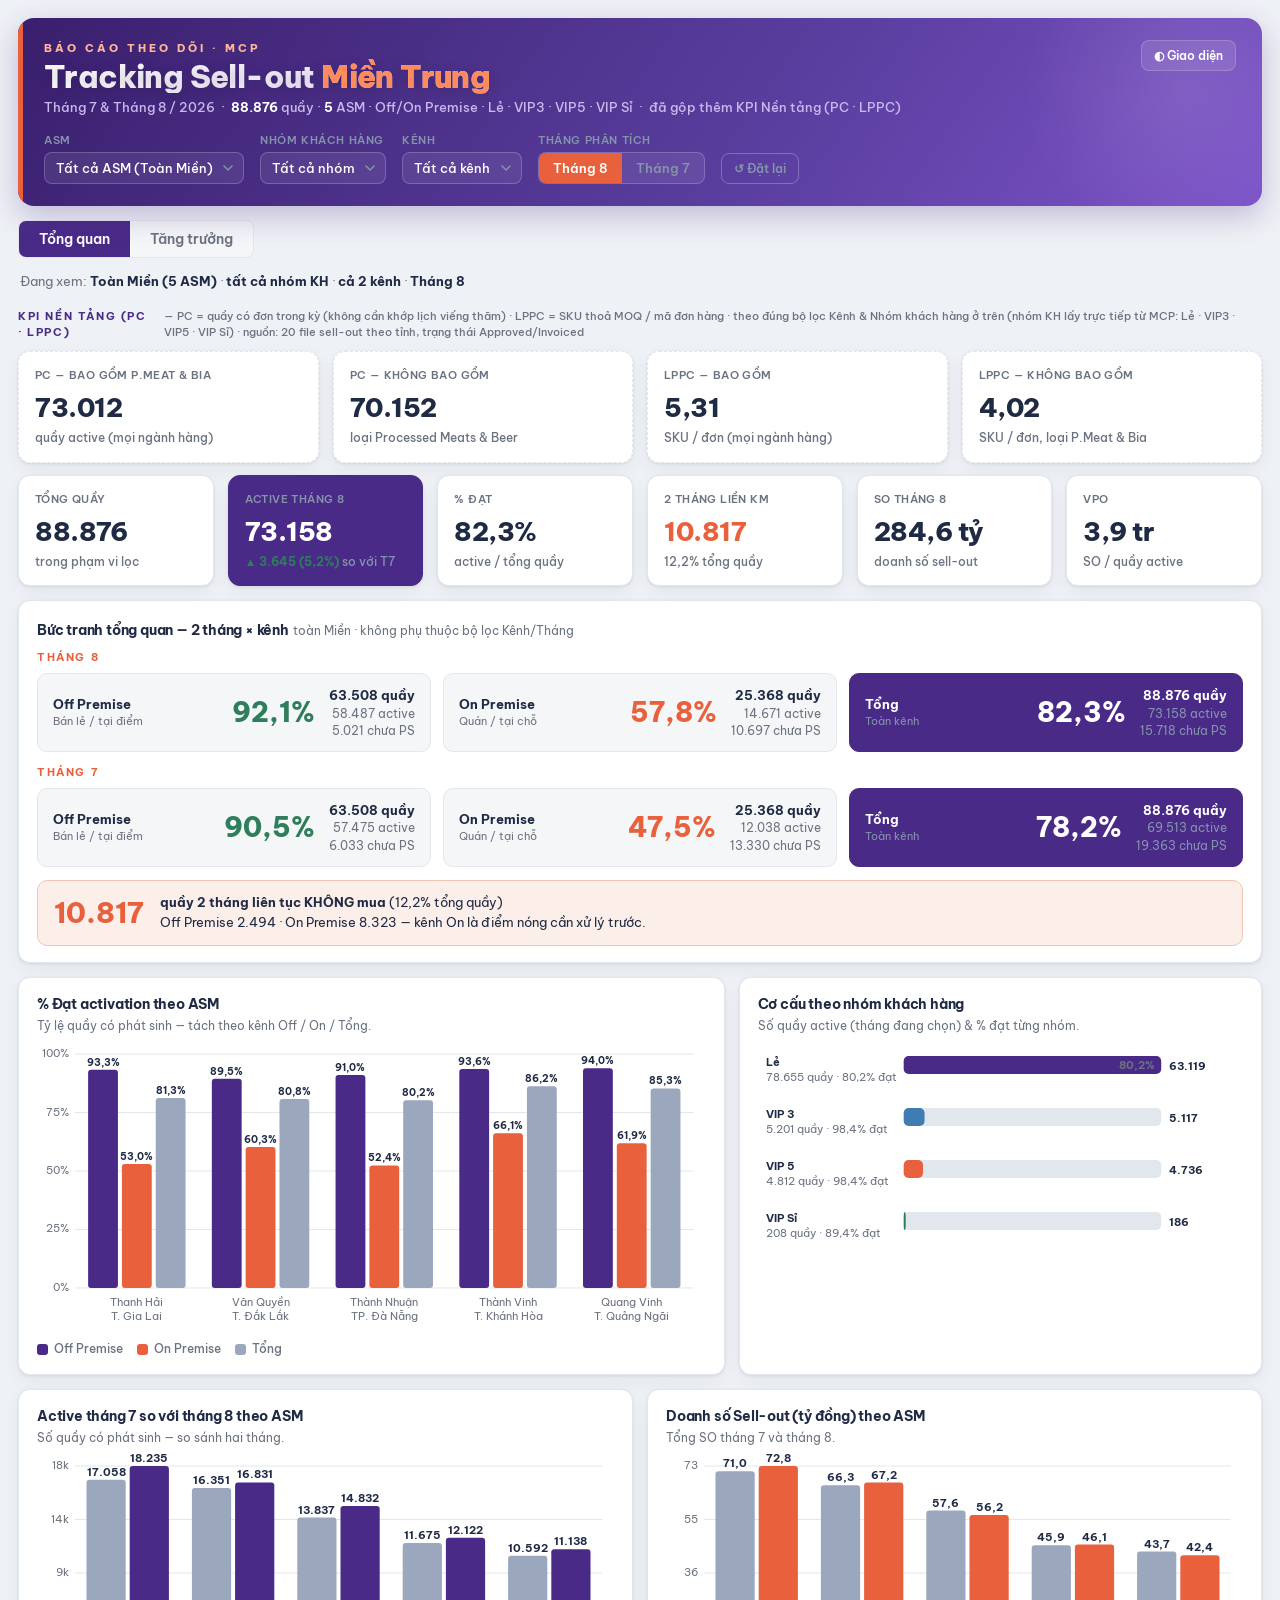
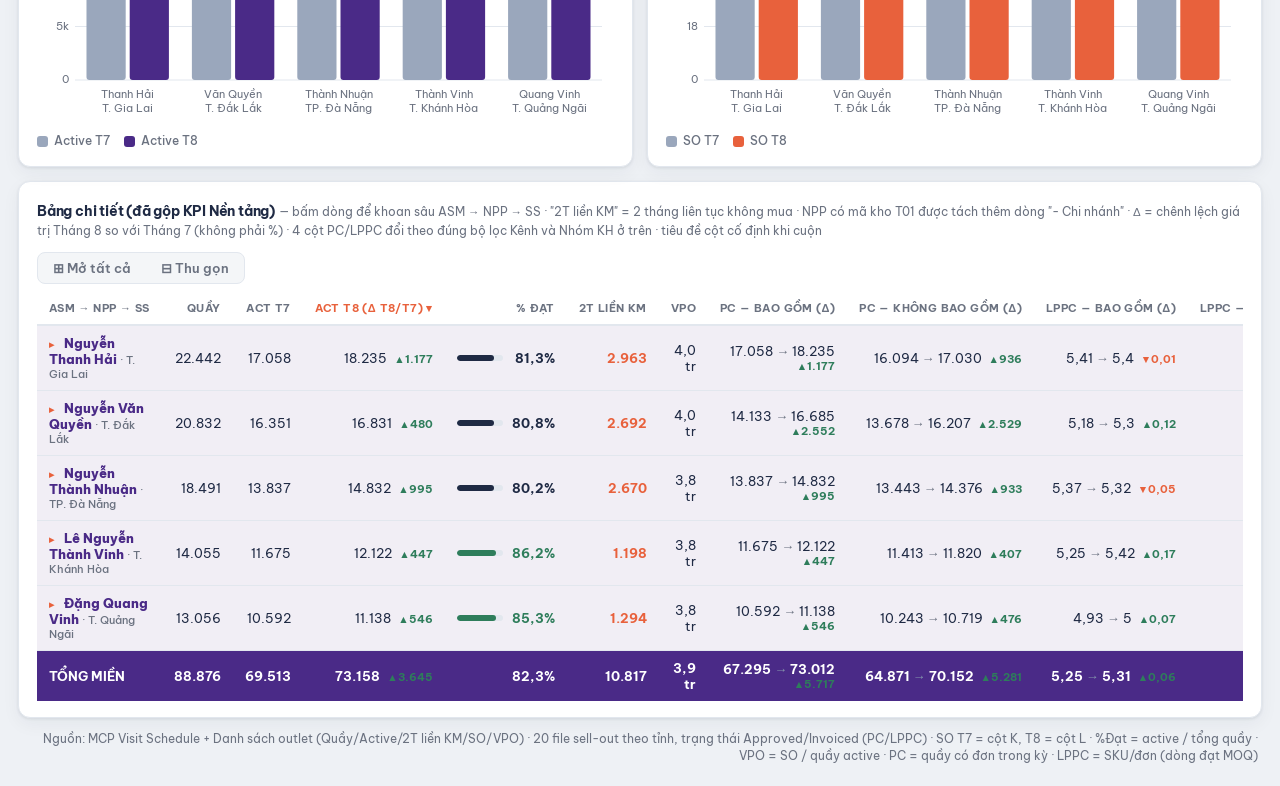
<file: HTPP Miền Trung.html>
<html lang="vi"><head>
<meta charset="utf-8">
<meta name="viewport" content="width=device-width, initial-scale=1">
<style>img{max-width:100%}[hidden]{display:none!important}</style>
<title>Sell-out Miền Trung — Gộp KPI Nền tảng</title>
<link rel="preconnect" href="https://fonts.googleapis.com">
<link rel="preconnect" href="https://fonts.gstatic.com" crossorigin="">
<link rel="stylesheet" href="https://fonts.googleapis.com/css2?family=Be+Vietnam+Pro:wght@400;500;600;700;800&amp;display=swap">
<style>
:root{
  --bg:#eef1f5; --card:#ffffff; --ink:#1f2a44; --muted:#6b7280; --line:#e2e7ee;
  --navy:#4a2a87; --navy2:#6a48b0; --accent:#e8613c; --green:#2e7d5b; --slate:#a99ec9;
  --hdr-g1:#3a1f6e; --hdr-g2:#5b3fa0;
  --on-dark:#ffffff; --dark-sub:#8493ac; --chip:#f4f6f8; --shadow:0 1px 3px rgba(20,30,50,.09),0 6px 18px rgba(20,30,50,.05);
  --vip0:#4a2a87; --vip1:#3e7cb1; --vip2:#e8613c; --vip3:#2e7d5b;
  --nbbg:#fceee9; --nbln:#f1c3b4;
}
:root:not([data-theme="light"]){}
@media (prefers-color-scheme:dark){
  :root:not([data-theme="light"]){
    --bg:#0e1424; --card:#161f33; --ink:#eaf0f8; --muted:#9aa7bc; --line:#26324a;
    --navy:#2a1c4e; --navy2:#3a2a63; --chip:#1c1830; --slate:#7d6ea0; --hdr-g1:#241246; --hdr-g2:#3a2472;
    --shadow:0 1px 3px rgba(0,0,0,.4),0 8px 22px rgba(0,0,0,.35);
    --on-dark:#eaf0f8; --dark-sub:#8493ac; --nbbg:#2a1c18; --nbln:#5c3327;
  }
}
:root[data-theme="dark"]{
  --bg:#0e1424; --card:#161f33; --ink:#eaf0f8; --muted:#9aa7bc; --line:#26324a;
  --navy:#2a1c4e; --navy2:#3a2a63; --chip:#1c1830; --slate:#7d6ea0; --hdr-g1:#241246; --hdr-g2:#3a2472;
  --shadow:0 1px 3px rgba(0,0,0,.4),0 8px 22px rgba(0,0,0,.35);
  --on-dark:#eaf0f8; --dark-sub:#8493ac; --nbbg:#2a1c18; --nbln:#5c3327;
}
*{margin:0;padding:0;box-sizing:border-box}
body{font-family:'Be Vietnam Pro',-apple-system,BlinkMacSystemFont,'Segoe UI',Roboto,sans-serif;background:var(--bg);color:var(--ink);line-height:1.5;-webkit-font-smoothing:antialiased}
.wrap{max-width:1360px;margin:0 auto;padding:18px}
.tnum{font-variant-numeric:tabular-nums}

/* header */
.hdr{background:linear-gradient(125deg,var(--hdr-g1) 0%,var(--hdr-g2) 62%,#7c53c8 100%);color:var(--on-dark);border-radius:16px;padding:22px 26px;box-shadow:0 10px 30px rgba(74,42,135,.28);position:relative;overflow:hidden}
.hdr::before{content:"";position:absolute;left:0;top:0;bottom:0;width:5px;background:var(--accent)}
.hdr::after{content:"";position:absolute;right:-80px;top:-90px;width:320px;height:320px;border-radius:50%;background:radial-gradient(circle,rgba(255,255,255,.10),transparent 70%);pointer-events:none}
.hdr .eyebrow{font-size:11px;letter-spacing:3px;font-weight:800;color:#ffb599;text-transform:uppercase}
.hdr h1{font-size:31px;font-weight:800;margin:3px 0 5px;letter-spacing:-.6px;line-height:1.08;
  background:linear-gradient(92deg,#ffffff 0%,#f0e6ff 45%,#e9d0ff 100%);-webkit-background-clip:text;background-clip:text;color:transparent;
  text-shadow:0 2px 14px rgba(0,0,0,.18)}
.hdr h1 .accent{-webkit-text-fill-color:#ff8a5c;color:#ff8a5c}
.hdr .sub{font-size:12.5px;color:#cbb8ee;font-weight:500}
.hdr .sub b{color:#fff;font-weight:700}
.hdr-top{display:flex;justify-content:space-between;align-items:flex-start;gap:16px;flex-wrap:wrap}
.themebtn{background:rgba(255,255,255,.1);border:1px solid rgba(255,255,255,.18);color:var(--on-dark);border-radius:8px;padding:7px 12px;font-size:12px;font-weight:600;cursor:pointer;font-family:inherit}
.themebtn:hover{background:rgba(255,255,255,.18)}

/* filters */
.filters{display:flex;gap:16px;flex-wrap:wrap;margin-top:16px}
.fg{display:flex;flex-direction:column;gap:4px}
.fg label{font-size:10.5px;letter-spacing:.6px;text-transform:uppercase;color:var(--dark-sub);font-weight:600}
.fg select{padding:7px 30px 7px 11px;border:1px solid rgba(255,255,255,.2);border-radius:8px;background:rgba(255,255,255,.08);color:var(--on-dark);font-size:13px;font-weight:500;font-family:inherit;cursor:pointer;
  appearance:none;background-image:url("data:image/svg+xml;utf8,<svg xmlns='http://www.w3.org/2000/svg' width='10' height='10' viewBox='0 0 10 10'><path d='M1 3l4 4 4-4' stroke='%238493ac' stroke-width='1.5' fill='none' stroke-linecap='round'/></svg>");background-repeat:no-repeat;background-position:right 10px center}
.fg select option{background:#3a2472;color:#fff}
.seg{display:inline-flex;background:rgba(255,255,255,.08);border:1px solid rgba(255,255,255,.2);border-radius:8px;overflow:hidden}
.seg button{background:transparent;border:0;color:var(--dark-sub);padding:7px 14px;font-size:13px;font-weight:600;cursor:pointer;font-family:inherit}
.seg button.on{background:var(--accent);color:#fff}
.reset{align-self:flex-end;background:transparent;border:1px solid rgba(255,255,255,.25);color:var(--dark-sub);border-radius:8px;padding:7px 12px;font-size:12px;font-weight:600;cursor:pointer;font-family:inherit}
.reset:hover{color:#fff;border-color:rgba(255,255,255,.5)}

.context{margin:14px 2px 4px;font-size:13px;color:var(--muted)}
.context b{color:var(--ink);font-weight:700}

/* kpi */
.kpis{display:grid;grid-template-columns:repeat(6,1fr);gap:14px;margin-top:12px}
.kpi{background:var(--card);border:1px solid var(--line);border-radius:12px;padding:15px 16px;box-shadow:var(--shadow)}
.kpi .k-lab{font-size:11px;letter-spacing:.4px;text-transform:uppercase;color:var(--muted);font-weight:600}
.kpi .k-val{font-size:26px;font-weight:800;margin-top:5px;letter-spacing:-.5px}
.kpi .k-sub{font-size:11.5px;color:var(--muted);margin-top:2px;font-weight:500}
.kpi .k-sub .up{color:var(--green);font-weight:700}
.kpi .k-sub .dn{color:var(--accent);font-weight:700}
.kpi.hl{background:var(--navy);border-color:var(--navy)}
.kpi.hl .k-lab,.kpi.hl .k-sub{color:var(--dark-sub)}
.kpi.hl .k-val{color:#fff}

/* overview matrix */
.ov-lab{font-size:11px;letter-spacing:1.6px;font-weight:700;color:var(--accent);margin:12px 0 7px}
.ov-lab:first-child{margin-top:2px}
.ov-cards{display:grid;grid-template-columns:repeat(3,1fr);gap:12px}
.ovc{border:1px solid var(--line);border-radius:10px;padding:12px 15px;background:var(--chip);display:flex;align-items:center;gap:14px}
.ovc.tot{background:var(--navy);color:#fff;border-color:var(--navy)}
.ovc-l{flex:1;min-width:0}
.ovc-h{font-size:12.5px;font-weight:700}
.ovc-sub{font-size:10.5px;color:var(--muted)}
.ovc.tot .ovc-sub{color:var(--dark-sub)}
.ovc-p{font-size:27px;font-weight:800;line-height:1}
.ovc-r{text-align:right;font-size:11.5px;color:var(--muted);font-variant-numeric:tabular-nums;white-space:nowrap}
.ovc.tot .ovc-r{color:var(--dark-sub)}
.ovc-r b{display:block;color:var(--ink);font-size:12.5px}
.ovc.tot .ovc-r b{color:#fff}
.ov-nb{margin-top:13px;background:var(--nbbg);border:1px solid var(--nbln);border-radius:10px;padding:11px 16px;display:flex;align-items:center;gap:16px}
.ov-nb .n{font-size:28px;font-weight:800;color:var(--accent);font-variant-numeric:tabular-nums}
.ov-nb .t{font-size:13px}
.ov-nb .t b{font-weight:700}
/* drill tree */
tbody tr.lvl0{cursor:pointer;background:color-mix(in srgb,var(--navy) 8%,var(--card))}
tbody tr.lvl0:hover{background:color-mix(in srgb,var(--navy) 15%,var(--card))}
tbody tr.lvl0 td:first-child{font-weight:800;color:var(--navy)}
tbody tr.lvl1{cursor:pointer;background:var(--card)}
tbody tr.lvl1:hover{background:var(--chip)}
tbody tr.lvl1 td:first-child{font-weight:700}
tbody tr.lvl2 td:first-child{font-weight:500;color:var(--muted)}
.cx{display:inline-block;width:15px;color:var(--accent);font-size:10px;font-weight:800}
.cx.leaf{color:transparent}
.nm{font-variant-numeric:normal}

/* charts */
.grid2{display:grid;grid-template-columns:1.35fr 1fr;gap:14px;margin-top:14px}
.grid2b{display:grid;grid-template-columns:1fr 1fr;gap:14px;margin-top:14px}
.panel{background:var(--card);border:1px solid var(--line);border-radius:12px;padding:16px 18px;box-shadow:var(--shadow)}
.panel h3{font-size:14px;font-weight:700;letter-spacing:-.2px}
.panel .pnote{font-size:11.5px;color:var(--muted);margin-top:2px;margin-bottom:6px}
.legend{display:flex;gap:14px;flex-wrap:wrap;margin-top:10px}
.legend span{display:inline-flex;align-items:center;gap:6px;font-size:12px;color:var(--muted);font-weight:500}
.legend i{width:11px;height:11px;border-radius:3px;display:inline-block}
svg .axis{fill:var(--muted);font-size:11px}
svg .axis.tn{font-variant-numeric:tabular-nums}
svg .vlab{fill:var(--ink);font-size:10.5px;font-weight:700;font-variant-numeric:tabular-nums}
svg .grid{stroke:var(--line);stroke-width:1}

/* table */
.tbl-head{display:flex;justify-content:space-between;align-items:center;gap:12px;flex-wrap:wrap;margin-bottom:8px}
.tabseg{display:inline-flex;background:var(--chip);border:1px solid var(--line);border-radius:8px;overflow:hidden}
.tabseg button{background:transparent;border:0;color:var(--muted);padding:7px 15px;font-size:13px;font-weight:600;cursor:pointer;font-family:inherit}
.tabseg button.on{background:var(--navy);color:#fff}
table{width:100%;border-collapse:collapse;font-size:13px}
thead th{text-align:right;padding:9px 12px;border-bottom:2px solid var(--line);color:var(--muted);font-weight:700;font-size:11px;text-transform:uppercase;letter-spacing:.4px;white-space:nowrap;cursor:pointer;user-select:none}
thead th:first-child{text-align:left}
thead th:hover{color:var(--ink)}
thead th.sorted{color:var(--accent)}
tbody td{padding:9px 12px;border-bottom:1px solid var(--line);text-align:right;font-variant-numeric:tabular-nums}
tbody td:first-child{text-align:left;font-weight:600}
tbody tr:hover{background:var(--chip)}
tbody tr.tot{background:var(--navy);color:#fff}
tbody tr.tot td{border-bottom:none;font-weight:700}
tbody tr.tot:hover{background:var(--navy)}
.kv{font-size:11px;color:var(--muted);font-weight:500}
tbody tr.tot .kv{color:var(--dark-sub)}
.pctcell{display:inline-flex;align-items:center;gap:8px;justify-content:flex-end}
.pbar{width:46px;height:6px;border-radius:3px;background:var(--line);overflow:hidden;flex:none}
.pbar i{display:block;height:100%;border-radius:3px}
.pv{min-width:44px;text-align:right;font-weight:700}
.foot{color:var(--muted);font-size:11.5px;text-align:right;padding:12px 4px 4px}
@media (max-width:960px){.kpis{grid-template-columns:repeat(3,1fr)}.grid2,.grid2b{grid-template-columns:1fr}}
@media (max-width:560px){.kpis{grid-template-columns:repeat(2,1fr)}}

.kpisFund{display:grid;grid-template-columns:repeat(4,1fr);gap:14px;margin-top:10px}
.kpisFund .kpi{border-style:dashed}
.fundlab{font-size:11px;letter-spacing:1.6px;font-weight:700;color:var(--navy);margin:16px 0 7px;display:flex;align-items:center;gap:10px}
.fundlab .fnote{font-size:11px;letter-spacing:0;font-weight:500;color:var(--muted);text-transform:none}
.fx{color:var(--muted);font-weight:600}
.tdelta{font-size:10.5px;margin-left:4px;font-weight:700}
.tdelta.up{color:var(--green)}
.tdelta.dn{color:var(--accent)}
tbody tr.tot .fx{color:var(--dark-sub)}
#tblScroll{overflow:auto;max-height:640px}
#tbl thead th{position:sticky;top:0;background:var(--card);z-index:2;box-shadow:0 1px 0 var(--line)}

.pagetabs{margin:14px 0 0}
.pagetabs button{padding:9px 20px;font-size:13.5px}
.gnote{font-size:11.5px;color:var(--muted);margin-top:8px;line-height:1.6}
.gnote b{color:var(--ink)}
#gSummaryTbl thead th:first-child,#gtbl thead th:first-child{text-align:left}
#gtblScroll{overflow:auto;max-height:640px}
#gtbl thead th{position:sticky;top:0;background:var(--card);z-index:2;box-shadow:0 1px 0 var(--line)}
#gCatCtl{margin-bottom:12px;flex-wrap:wrap}
#gCatCtl button{padding:7px 13px;font-size:12.5px}
</style>
</head>
<body>
<div class="wrap">
  <header class="hdr">
    <div class="hdr-top">
      <div>
        <div class="eyebrow">Báo cáo theo dõi · MCP</div>
        <h1>Tracking Sell-out <span class="accent">Miền Trung</span></h1>
        <div class="sub">Tháng 7 &amp; Tháng 8 / 2026 &nbsp;·&nbsp; <b>88.876</b> quầy · <b>5</b> ASM · Off/On Premise · Lẻ · VIP3 · VIP5 · VIP Sỉ &nbsp;·&nbsp; đã gộp thêm KPI Nền tảng (PC · LPPC)</div>
      </div>
      <button class="themebtn" id="themeBtn">◐ Giao diện</button>
    </div>
    <div class="filters">
      <div class="fg"><label>ASM</label><select id="fAsm"><option value="all">Tất cả ASM (Toàn Miền)</option><option value="Nguyễn Thanh Hải">Nguyễn Thanh Hải</option><option value="Nguyễn Văn Quyền">Nguyễn Văn Quyền</option><option value="Nguyễn Thành Nhuận">Nguyễn Thành Nhuận</option><option value="Lê Nguyễn Thành Vinh">Lê Nguyễn Thành Vinh</option><option value="Đặng Quang Vinh">Đặng Quang Vinh</option></select></div>
      <div class="fg"><label>Nhóm khách hàng</label><select id="fVip">
        <option value="all">Tất cả nhóm</option><option value="LẺ">Lẻ</option><option value="VIP3">VIP 3</option><option value="VIP5">VIP 5</option><option value="VIPSI">VIP Sỉ</option></select></div>
      <div class="fg"><label>Kênh</label><select id="fOO">
        <option value="all">Tất cả kênh</option><option value="OFF">Off Premise</option><option value="ON">On Premise</option></select></div>
      <div class="fg"><label>Tháng phân tích</label><div class="seg" id="fMonth"><button data-m="8" class="on">Tháng 8</button><button data-m="7">Tháng 7</button></div></div>
      <button class="reset" id="reset">↺ Đặt lại</button>
    </div>
  </header>

  <div class="tabseg pagetabs" id="pageTabs"><button data-pg="ov" class="on">Tổng quan</button><button data-pg="gr">Tăng trưởng</button></div>

  <div id="pgOv">
  <div class="context" id="context">Đang xem: <b>Toàn Miền (5 ASM)</b> · <b>tất cả nhóm KH</b> · <b>cả 2 kênh</b> · <b>Tháng 8</b></div>
  <div class="fundlab">KPI NỀN TẢNG (PC · LPPC) <span class="fnote">— PC = quầy có đơn trong kỳ (không cần khớp lịch viếng thăm) · LPPC = SKU thoả MOQ / mã đơn hàng · theo đúng bộ lọc Kênh &amp; Nhóm khách hàng ở trên (nhóm KH lấy trực tiếp từ MCP: Lẻ · VIP3 · VIP5 · VIP Sỉ) · nguồn: 20 file sell-out theo tỉnh, trạng thái Approved/Invoiced</span></div>
  <div class="kpisFund" id="kpisFund"></div>
  <div class="kpis" id="kpis"><div class="kpi "><div class="k-lab">Tổng quầy</div><div class="k-val">88.876</div><div class="k-sub">trong phạm vi lọc</div></div><div class="kpi hl"><div class="k-lab">Active tháng 8</div><div class="k-val">73.158</div><div class="k-sub"><span class="up">▲ 3.645 (5,2%)</span> so với T7</div></div><div class="kpi "><div class="k-lab">% Đạt</div><div class="k-val" style="color:var(--ink)">82,3%</div><div class="k-sub">active / tổng quầy</div></div><div class="kpi "><div class="k-lab">2 tháng liền KM</div><div class="k-val" style="color:#e8613c">10.817</div><div class="k-sub">12,2% tổng quầy</div></div><div class="kpi "><div class="k-lab">SO tháng 8</div><div class="k-val">284,6 tỷ</div><div class="k-sub">doanh số sell-out</div></div><div class="kpi "><div class="k-lab">VPO</div><div class="k-val">3,9 tr</div><div class="k-sub">SO / quầy active</div></div></div>

  <div class="panel" style="margin-top:14px">
    <div class="tbl-head"><div><h3 style="display:inline">Bức tranh tổng quan — 2 tháng × kênh</h3> <span class="pnote" id="ovNote" style="display:inline">toàn Miền · không phụ thuộc bộ lọc Kênh/Tháng</span></div></div>
    <div id="overview"><div class="ov-lab">THÁNG 8</div><div class="ov-cards">
    <div class="ovc "><div class="ovc-l"><div class="ovc-h">Off Premise</div><div class="ovc-sub">Bán lẻ / tại điểm</div></div>
      <div class="ovc-p" style="color:#2e7d5b">92,1%</div>
      <div class="ovc-r"><b>63.508 quầy</b>58.487 active<br>5.021 chưa PS</div></div>
    <div class="ovc "><div class="ovc-l"><div class="ovc-h">On Premise</div><div class="ovc-sub">Quán / tại chỗ</div></div>
      <div class="ovc-p" style="color:#e8613c">57,8%</div>
      <div class="ovc-r"><b>25.368 quầy</b>14.671 active<br>10.697 chưa PS</div></div>
    <div class="ovc tot"><div class="ovc-l"><div class="ovc-h">Tổng</div><div class="ovc-sub">Toàn kênh</div></div>
      <div class="ovc-p" style="color:#fff">82,3%</div>
      <div class="ovc-r"><b>88.876 quầy</b>73.158 active<br>15.718 chưa PS</div></div></div><div class="ov-lab">THÁNG 7</div><div class="ov-cards">
    <div class="ovc "><div class="ovc-l"><div class="ovc-h">Off Premise</div><div class="ovc-sub">Bán lẻ / tại điểm</div></div>
      <div class="ovc-p" style="color:#2e7d5b">90,5%</div>
      <div class="ovc-r"><b>63.508 quầy</b>57.475 active<br>6.033 chưa PS</div></div>
    <div class="ovc "><div class="ovc-l"><div class="ovc-h">On Premise</div><div class="ovc-sub">Quán / tại chỗ</div></div>
      <div class="ovc-p" style="color:#e8613c">47,5%</div>
      <div class="ovc-r"><b>25.368 quầy</b>12.038 active<br>13.330 chưa PS</div></div>
    <div class="ovc tot"><div class="ovc-l"><div class="ovc-h">Tổng</div><div class="ovc-sub">Toàn kênh</div></div>
      <div class="ovc-p" style="color:#fff">78,2%</div>
      <div class="ovc-r"><b>88.876 quầy</b>69.513 active<br>19.363 chưa PS</div></div></div><div class="ov-nb"><div class="n">10.817</div><div class="t"><b>quầy 2 tháng liên tục KHÔNG mua</b> (12,2% tổng quầy)<br>Off Premise 2.494 · On Premise 8.323 — kênh On là điểm nóng cần xử lý trước.</div></div></div>
  </div>

  <div class="grid2">
    <div class="panel">
      <h3>% Đạt activation theo ASM</h3>
      <div class="pnote" id="noteA">Tỷ lệ quầy có phát sinh — tách theo kênh Off / On / Tổng.</div>
      <div id="chartA"><svg viewBox="0 0 366 290" width="100%" height="290" preserveAspectRatio="xMidYMid meet"><line x1="38" y1="248" x2="354" y2="248" class="grid"></line><text x="32" y="251" class="axis tn" text-anchor="end">0%</text><line x1="38" y1="189.5" x2="354" y2="189.5" class="grid"></line><text x="32" y="192.5" class="axis tn" text-anchor="end">25%</text><line x1="38" y1="131" x2="354" y2="131" class="grid"></line><text x="32" y="134" class="axis tn" text-anchor="end">50%</text><line x1="38" y1="72.5" x2="354" y2="72.5" class="grid"></line><text x="32" y="75.5" class="axis tn" text-anchor="end">75%</text><line x1="38" y1="14" x2="354" y2="14" class="grid"></line><text x="32" y="17" class="axis tn" text-anchor="end">100%</text><rect x="45.688" y="29.704099142040036" width="13.274666666666665" height="218.29590085795996" rx="3" fill="#4a2a87" opacity="1"></rect><text x="52.32533333333333" y="25.704099142040036" class="vlab" text-anchor="middle">93,3%</text><rect x="62.962666666666664" y="123.93499329059193" width="13.274666666666665" height="124.06500670940807" rx="3" fill="#e8613c" opacity="1"></rect><text x="69.6" y="119.93499329059193" class="vlab" text-anchor="middle">53,0%</text><rect x="80.23733333333334" y="57.86587648159701" width="13.274666666666665" height="190.134123518403" rx="3" fill="#9aa7bc" opacity="1"></rect><text x="86.87466666666667" y="53.86587648159701" class="vlab" text-anchor="middle">81,3%</text><text x="69.6" y="266" class="axis" text-anchor="middle">Thanh Hải</text><text x="69.6" y="280" class="axis" text-anchor="middle">T. Gia Lai</text><rect x="108.888" y="38.569280196869215" width="13.274666666666665" height="209.43071980313078" rx="3" fill="#4a2a87" opacity="1"></rect><text x="115.52533333333334" y="34.569280196869215" class="vlab" text-anchor="middle">89,5%</text><rect x="126.16266666666667" y="106.98887635015316" width="13.274666666666665" height="141.01112364984684" rx="3" fill="#e8613c" opacity="1"></rect><text x="132.8" y="102.98887635015316" class="vlab" text-anchor="middle">60,3%</text><rect x="143.43733333333333" y="58.942108294930875" width="13.274666666666665" height="189.05789170506912" rx="3" fill="#9aa7bc" opacity="1"></rect><text x="150.07466666666667" y="54.942108294930875" class="vlab" text-anchor="middle">80,8%</text><text x="132.8" y="266" class="axis" text-anchor="middle">Văn Quyền</text><text x="132.8" y="280" class="axis" text-anchor="middle">T. Đắk Lắk</text><rect x="172.08800000000002" y="34.996395855233516" width="13.274666666666665" height="213.00360414476648" rx="3" fill="#4a2a87" opacity="1"></rect><text x="178.72533333333337" y="30.996395855233516" class="vlab" text-anchor="middle">91,0%</text><rect x="189.36266666666668" y="125.45872801082544" width="13.274666666666665" height="122.54127198917456" rx="3" fill="#e8613c" opacity="1"></rect><text x="196.00000000000003" y="121.45872801082544" class="vlab" text-anchor="middle">52,4%</text><rect x="206.63733333333334" y="60.30393164242065" width="13.274666666666665" height="187.69606835757935" rx="3" fill="#9aa7bc" opacity="1"></rect><text x="213.2746666666667" y="56.30393164242065" class="vlab" text-anchor="middle">80,2%</text><text x="196" y="266" class="axis" text-anchor="middle">Thành Nhuận</text><text x="196" y="280" class="axis" text-anchor="middle">TP. Đà Nẵng</text><rect x="235.288" y="28.94342923794713" width="13.274666666666665" height="219.05657076205287" rx="3" fill="#4a2a87" opacity="1"></rect><text x="241.92533333333336" y="24.94342923794713" class="vlab" text-anchor="middle">93,6%</text><rect x="252.56266666666667" y="93.26307406424212" width="13.274666666666665" height="154.73692593575788" rx="3" fill="#e8613c" opacity="1"></rect><text x="259.2" y="89.26307406424212" class="vlab" text-anchor="middle">66,1%</text><rect x="269.83733333333333" y="46.182283884738524" width="13.274666666666665" height="201.81771611526148" rx="3" fill="#9aa7bc" opacity="1"></rect><text x="276.4746666666667" y="42.182283884738524" class="vlab" text-anchor="middle">86,2%</text><text x="259.20000000000005" y="266" class="axis" text-anchor="middle">Thành Vinh</text><text x="259.20000000000005" y="280" class="axis" text-anchor="middle">T. Khánh Hòa</text><rect x="298.488" y="28.155797861186812" width="13.274666666666665" height="219.8442021388132" rx="3" fill="#4a2a87" opacity="1"></rect><text x="305.12533333333334" y="24.155797861186812" class="vlab" text-anchor="middle">94,0%</text><rect x="315.7626666666667" y="103.1967026719727" width="13.274666666666665" height="144.8032973280273" rx="3" fill="#e8613c" opacity="1"></rect><text x="322.40000000000003" y="99.1967026719727" class="vlab" text-anchor="middle">61,9%</text><rect x="333.0373333333333" y="48.375919117647044" width="13.274666666666665" height="199.62408088235296" rx="3" fill="#9aa7bc" opacity="1"></rect><text x="339.67466666666667" y="44.375919117647044" class="vlab" text-anchor="middle">85,3%</text><text x="322.40000000000003" y="266" class="axis" text-anchor="middle">Quang Vinh</text><text x="322.40000000000003" y="280" class="axis" text-anchor="middle">T. Quảng Ngãi</text></svg></div>
      <div class="legend" id="legA"><span><i style="background:#4a2a87"></i>Off Premise</span><span><i style="background:#e8613c"></i>On Premise</span><span><i style="background:#9aa7bc"></i>Tổng</span></div>
    </div>
    <div class="panel">
      <h3>Cơ cấu theo nhóm khách hàng</h3>
      <div class="pnote" id="noteB">Số quầy active (tháng đang chọn) &amp; % đạt từng nhóm.</div>
      <div id="chartB"><svg viewBox="0 0 366 218" width="100%" height="218" preserveAspectRatio="xMidYMid meet"><text x="8" y="26" class="vlab" text-anchor="start">Lẻ</text><text x="8" y="41" class="axis" text-anchor="start">78.655 quầy · 80,2% đạt</text><rect x="109.8" y="16" width="174.2" height="18" rx="5" fill="var(--line)"></rect><rect x="109.8" y="16" width="174.2" height="18" rx="5" fill="var(--vip0)"></rect><text x="292" y="30" class="vlab" text-anchor="start">63.119</text><text x="278" y="29" class="axis" text-anchor="end" fill="#fff" font-weight="700">80,2%</text><text x="8" y="78" class="vlab" text-anchor="start">VIP 3</text><text x="8" y="93" class="axis" text-anchor="start">5.201 quầy · 98,4% đạt</text><rect x="109.8" y="68" width="174.2" height="18" rx="5" fill="var(--line)"></rect><rect x="109.8" y="68" width="14.122235776865919" height="18" rx="5" fill="var(--vip1)"></rect><text x="292" y="82" class="vlab" text-anchor="start">5.117</text><text x="8" y="130" class="vlab" text-anchor="start">VIP 5</text><text x="8" y="145" class="axis" text-anchor="start">4.812 quầy · 98,4% đạt</text><rect x="109.8" y="120" width="174.2" height="18" rx="5" fill="var(--line)"></rect><rect x="109.8" y="120" width="13.070726722539963" height="18" rx="5" fill="var(--vip2)"></rect><text x="292" y="134" class="vlab" text-anchor="start">4.736</text><text x="8" y="182" class="vlab" text-anchor="start">VIP Sỉ</text><text x="8" y="197" class="axis" text-anchor="start">208 quầy · 89,4% đạt</text><rect x="109.8" y="172" width="174.2" height="18" rx="5" fill="var(--line)"></rect><rect x="109.8" y="172" width="2" height="18" rx="5" fill="var(--vip3)"></rect><text x="292" y="186" class="vlab" text-anchor="start">186</text></svg></div>
    </div>
  </div>

  <div class="grid2b">
    <div class="panel">
      <h3>Active tháng 7 so với tháng 8 theo ASM</h3>
      <div class="pnote">Số quầy có phát sinh — so sánh hai tháng.</div>
      <div id="chartC"><svg viewBox="0 0 366 270" width="100%" height="270" preserveAspectRatio="xMidYMid meet"><line x1="38" y1="228" x2="354" y2="228" class="grid"></line><text x="32" y="231" class="axis tn" text-anchor="end">0</text><line x1="38" y1="174.5" x2="354" y2="174.5" class="grid"></line><text x="32" y="177.5" class="axis tn" text-anchor="end">5k</text><line x1="38" y1="121" x2="354" y2="121" class="grid"></line><text x="32" y="124" class="axis tn" text-anchor="end">9k</text><line x1="38" y1="67.5" x2="354" y2="67.5" class="grid"></line><text x="32" y="70.5" class="axis tn" text-anchor="end">14k</text><line x1="38" y1="14" x2="354" y2="14" class="grid"></line><text x="32" y="17" class="axis tn" text-anchor="end">18k</text><rect x="45.688" y="27.81288730463396" width="21.912" height="200.18711269536604" rx="3" fill="#9aa7bc" opacity="1"></rect><text x="56.644000000000005" y="23.81288730463396" class="vlab" text-anchor="middle">17.058</text><rect x="71.6" y="14" width="21.912" height="214" rx="3" fill="#4a2a87" opacity="1"></rect><text x="82.556" y="10" class="vlab" text-anchor="middle">18.235</text><text x="69.6" y="246" class="axis" text-anchor="middle">Thanh Hải</text><text x="69.6" y="260" class="axis" text-anchor="middle">T. Gia Lai</text><rect x="108.888" y="36.11000822593911" width="21.912" height="191.8899917740609" rx="3" fill="#9aa7bc" opacity="1"></rect><text x="119.84400000000001" y="32.11000822593911" class="vlab" text-anchor="middle">16.351</text><rect x="134.8" y="30.476885111050194" width="21.912" height="197.5231148889498" rx="3" fill="#4a2a87" opacity="1"></rect><text x="145.756" y="26.476885111050194" class="vlab" text-anchor="middle">16.831</text><text x="132.8" y="246" class="axis" text-anchor="middle">Văn Quyền</text><text x="132.8" y="260" class="axis" text-anchor="middle">T. Đắk Lắk</text><rect x="172.08800000000002" y="65.61349054017" width="21.912" height="162.38650945983" rx="3" fill="#9aa7bc" opacity="1"></rect><text x="183.044" y="61.613490540170005" class="vlab" text-anchor="middle">13.837</text><rect x="198.00000000000003" y="53.93649574993145" width="21.912" height="174.06350425006855" rx="3" fill="#4a2a87" opacity="1"></rect><text x="208.95600000000002" y="49.93649574993145" class="vlab" text-anchor="middle">14.832</text><text x="196" y="246" class="axis" text-anchor="middle">Thành Nhuận</text><text x="196" y="260" class="axis" text-anchor="middle">TP. Đà Nẵng</text><rect x="235.288" y="90.9860159034823" width="21.912" height="137.0139840965177" rx="3" fill="#9aa7bc" opacity="1"></rect><text x="246.244" y="86.9860159034823" class="vlab" text-anchor="middle">11.675</text><rect x="261.2" y="85.74017000274196" width="21.912" height="142.25982999725804" rx="3" fill="#4a2a87" opacity="1"></rect><text x="272.156" y="81.74017000274196" class="vlab" text-anchor="middle">12.122</text><text x="259.20000000000005" y="246" class="axis" text-anchor="middle">Thành Vinh</text><text x="259.20000000000005" y="260" class="axis" text-anchor="middle">T. Khánh Hòa</text><rect x="298.488" y="103.69574993145052" width="21.912" height="124.30425006854948" rx="3" fill="#9aa7bc" opacity="1"></rect><text x="309.444" y="99.69574993145052" class="vlab" text-anchor="middle">10.592</text><rect x="324.4" y="97.28807238826434" width="21.912" height="130.71192761173566" rx="3" fill="#4a2a87" opacity="1"></rect><text x="335.356" y="93.28807238826434" class="vlab" text-anchor="middle">11.138</text><text x="322.40000000000003" y="246" class="axis" text-anchor="middle">Quang Vinh</text><text x="322.40000000000003" y="260" class="axis" text-anchor="middle">T. Quảng Ngãi</text></svg></div>
      <div class="legend" id="legC"><span><i style="background:#9aa7bc"></i>Active T7</span><span><i style="background:#4a2a87"></i>Active T8</span></div>
    </div>
    <div class="panel">
      <h3>Doanh số Sell-out (tỷ đồng) theo ASM</h3>
      <div class="pnote">Tổng SO tháng 7 và tháng 8.</div>
      <div id="chartD"><svg viewBox="0 0 366 270" width="100%" height="270" preserveAspectRatio="xMidYMid meet"><line x1="38" y1="228" x2="354" y2="228" class="grid"></line><text x="32" y="231" class="axis tn" text-anchor="end">0</text><line x1="38" y1="174.5" x2="354" y2="174.5" class="grid"></line><text x="32" y="177.5" class="axis tn" text-anchor="end">18</text><line x1="38" y1="121" x2="354" y2="121" class="grid"></line><text x="32" y="124" class="axis tn" text-anchor="end">36</text><line x1="38" y1="67.5" x2="354" y2="67.5" class="grid"></line><text x="32" y="70.5" class="axis tn" text-anchor="end">55</text><line x1="38" y1="14" x2="354" y2="14" class="grid"></line><text x="32" y="17" class="axis tn" text-anchor="end">73</text><rect x="45.688" y="19.159386448658267" width="21.912" height="208.84061355134173" rx="3" fill="#9aa7bc" opacity="1"></rect><text x="56.644000000000005" y="15.159386448658267" class="vlab" text-anchor="middle">71,0</text><rect x="71.6" y="14" width="21.912" height="214" rx="3" fill="#e8613c" opacity="1"></rect><text x="82.556" y="10" class="vlab" text-anchor="middle">72,8</text><text x="69.6" y="246" class="axis" text-anchor="middle">Thanh Hải</text><text x="69.6" y="260" class="axis" text-anchor="middle">T. Gia Lai</text><rect x="108.888" y="33.1685613443633" width="21.912" height="194.8314386556367" rx="3" fill="#9aa7bc" opacity="1"></rect><text x="119.84400000000001" y="29.168561344363297" class="vlab" text-anchor="middle">66,3</text><rect x="134.8" y="30.523907321078298" width="21.912" height="197.4760926789217" rx="3" fill="#e8613c" opacity="1"></rect><text x="145.756" y="26.523907321078298" class="vlab" text-anchor="middle">67,2</text><text x="132.8" y="246" class="axis" text-anchor="middle">Văn Quyền</text><text x="132.8" y="260" class="axis" text-anchor="middle">T. Đắk Lắk</text><rect x="172.08800000000002" y="58.51106494541301" width="21.912" height="169.488935054587" rx="3" fill="#9aa7bc" opacity="1"></rect><text x="183.044" y="54.51106494541301" class="vlab" text-anchor="middle">57,6</text><rect x="198.00000000000003" y="62.896755596697034" width="21.912" height="165.10324440330297" rx="3" fill="#e8613c" opacity="1"></rect><text x="208.95600000000002" y="58.896755596697034" class="vlab" text-anchor="middle">56,2</text><text x="196" y="246" class="axis" text-anchor="middle">Thành Nhuận</text><text x="196" y="260" class="axis" text-anchor="middle">TP. Đà Nẵng</text><rect x="235.288" y="93.13292081286548" width="21.912" height="134.86707918713452" rx="3" fill="#9aa7bc" opacity="1"></rect><text x="246.244" y="89.13292081286548" class="vlab" text-anchor="middle">45,9</text><rect x="261.2" y="92.53632992369734" width="21.912" height="135.46367007630266" rx="3" fill="#e8613c" opacity="1"></rect><text x="272.156" y="88.53632992369734" class="vlab" text-anchor="middle">46,1</text><text x="259.20000000000005" y="246" class="axis" text-anchor="middle">Thành Vinh</text><text x="259.20000000000005" y="260" class="axis" text-anchor="middle">T. Khánh Hòa</text><rect x="298.488" y="99.60003507433706" width="21.912" height="128.39996492566294" rx="3" fill="#9aa7bc" opacity="1"></rect><text x="309.444" y="95.60003507433706" class="vlab" text-anchor="middle">43,7</text><rect x="324.4" y="103.19732762166352" width="21.912" height="124.80267237833648" rx="3" fill="#e8613c" opacity="1"></rect><text x="335.356" y="99.19732762166352" class="vlab" text-anchor="middle">42,4</text><text x="322.40000000000003" y="246" class="axis" text-anchor="middle">Quang Vinh</text><text x="322.40000000000003" y="260" class="axis" text-anchor="middle">T. Quảng Ngãi</text></svg></div>
      <div class="legend" id="legD"><span><i style="background:#9aa7bc"></i>SO T7</span><span><i style="background:#e8613c"></i>SO T8</span></div>
    </div>
  </div>

  <div class="panel" style="margin-top:14px">
    <div class="tbl-head">
      <div><h3 style="display:inline">Bảng chi tiết (đã gộp KPI Nền tảng)</h3> <span class="pnote" id="tblNote" style="display:inline">— bấm dòng để khoan sâu ASM → NPP → SS · tháng 8 · "2T liền KM" = 2 tháng liên tục không mua</span></div>
      <div class="tabseg" id="treeCtl"><button data-a="expand">⊞ Mở tất cả</button><button data-a="collapse">⊟ Thu gọn</button></div>
    </div>
    <div id="tblScroll"><table id="tbl"><thead><tr><th data-k="name" class="">ASM  →  NPP  →  SS</th><th data-k="q" class="">Quầy</th><th data-k="a7" class="">Act T7</th><th data-k="a8" class="sorted">Act T8 ▾</th><th data-k="pct" class="">% Đạt</th><th data-k="nb" class="">2T liền KM</th><th data-k="vpo" class="">VPO</th></tr></thead><tbody><tr class="lvl0" data-asm="Nguyễn Thanh Hải" data-lvl="0"><td style="padding-left:12px"><span class="cx">▸</span><span class="nm">Nguyễn Thanh Hải</span><span class="kv"> · T. Gia Lai</span></td>
    <td>22.442</td><td>17.058</td><td>18.235</td>
    <td><span class="pctcell"><span class="pbar"><i style="width:81.25389893948845%;background:var(--ink)"></i></span><span class="pv" style="color:var(--ink)">81,3%</span></span></td>
    <td style="color:var(--accent);font-weight:700">2.963</td><td>4,0 tr</td></tr><tr class="lvl0" data-asm="Nguyễn Văn Quyền" data-lvl="0"><td style="padding-left:12px"><span class="cx">▸</span><span class="nm">Nguyễn Văn Quyền</span><span class="kv"> · T. Đắk Lắk</span></td>
    <td>20.832</td><td>16.351</td><td>16.831</td>
    <td><span class="pctcell"><span class="pbar"><i style="width:80.7939708141321%;background:var(--ink)"></i></span><span class="pv" style="color:var(--ink)">80,8%</span></span></td>
    <td style="color:var(--accent);font-weight:700">2.692</td><td>4,0 tr</td></tr><tr class="lvl0" data-asm="Nguyễn Thành Nhuận" data-lvl="0"><td style="padding-left:12px"><span class="cx">▸</span><span class="nm">Nguyễn Thành Nhuận</span><span class="kv"> · TP. Đà Nẵng</span></td>
    <td>18.491</td><td>13.837</td><td>14.832</td>
    <td><span class="pctcell"><span class="pbar"><i style="width:80.21199502460657%;background:var(--ink)"></i></span><span class="pv" style="color:var(--ink)">80,2%</span></span></td>
    <td style="color:var(--accent);font-weight:700">2.670</td><td>3,8 tr</td></tr><tr class="lvl0" data-asm="Lê Nguyễn Thành Vinh" data-lvl="0"><td style="padding-left:12px"><span class="cx">▸</span><span class="nm">Lê Nguyễn Thành Vinh</span><span class="kv"> · T. Khánh Hòa</span></td>
    <td>14.055</td><td>11.675</td><td>12.122</td>
    <td><span class="pctcell"><span class="pbar"><i style="width:86.24688722874421%;background:#2e7d5b"></i></span><span class="pv" style="color:#2e7d5b">86,2%</span></span></td>
    <td style="color:var(--accent);font-weight:700">1.198</td><td>3,8 tr</td></tr><tr class="lvl0" data-asm="Đặng Quang Vinh" data-lvl="0"><td style="padding-left:12px"><span class="cx">▸</span><span class="nm">Đặng Quang Vinh</span><span class="kv"> · T. Quảng Ngãi</span></td>
    <td>13.056</td><td>10.592</td><td>11.138</td>
    <td><span class="pctcell"><span class="pbar"><i style="width:85.3094362745098%;background:#2e7d5b"></i></span><span class="pv" style="color:#2e7d5b">85,3%</span></span></td>
    <td style="color:var(--accent);font-weight:700">1.294</td><td>3,8 tr</td></tr><tr class="tot"><td style="padding-left:12px">TỔNG MIỀN</td><td>88.876</td><td>69.513</td><td>73.158</td><td>82,3%</td><td>10.817</td><td>3,9 tr</td></tr></tbody></table></div>
  </div>

  <div class="foot">Nguồn: MCP Visit Schedule + Danh sách outlet (Quầy/Active/2T liền KM/SO/VPO) · 20 file sell-out theo tỉnh, trạng thái Approved/Invoiced (PC/LPPC) · SO T7 = cột K, T8 = cột L · %Đạt = active / tổng quầy · VPO = SO / quầy active · PC = quầy có đơn trong kỳ · LPPC = SKU/đơn (dòng đạt MOQ)</div>
  </div>

  <div id="pgGr" hidden>
  <div class="panel" style="margin-top:14px">
    <div class="tbl-head"><div><h3 style="display:inline">Tăng trưởng SO YTD theo ngành hàng — Toàn Miền</h3> <span class="pnote" id="gSummaryNote" style="display:inline">— so với cùng kỳ năm trước (SO YTD vs SO YTD LY) · toàn 5 ASM · không phụ thuộc bộ lọc Kênh/Nhóm KH ở trên</span></div></div>
    <table id="gSummaryTbl"><thead><tr><th>Ngành hàng</th><th>SO YTD 2026</th><th>SO YTD LY</th><th>Δ giá trị</th><th>Δ %</th></tr></thead><tbody id="gSummaryBody"></tbody></table>
    <div class="gnote" id="gSummaryFootnote"></div>
  </div>

  <div class="panel" style="margin-top:14px">
    <div class="tbl-head">
      <div><h3 style="display:inline">Chi tiết tăng trưởng theo ASM → NPP → SS</h3> <span class="pnote" id="gTblNote" style="display:inline">— bấm dòng để khoan sâu · Miền ở dòng cuối</span></div>
      <div class="tabseg" id="gTreeCtl"><button data-a="expand">⊞ Mở tất cả</button><button data-a="collapse">⊟ Thu gọn</button></div>
    </div>
    <div class="tabseg" id="gCatCtl"></div>
    <div id="gtblScroll"><table id="gtbl"><thead><tr><th>ASM  →  NPP  →  SS</th><th>SO YTD 2026</th><th>SO YTD LY</th><th>Δ giá trị</th><th>Δ %</th></tr></thead><tbody id="gtblBody"></tbody></table></div>
    <div class="gnote" id="gExclNote"></div>
  </div>
  </div>
</div>

<script>
const DATA = [{"asm":"Lê Nguyễn Thành Vinh","npp":"Hiếu Phát","ss":"Ngô Đình Kỳ","oo":"OFF","vip":"LẺ","q":1818,"a7":1699,"a8":1691,"nb":61,"s7":3768229386,"s8":3592285181},{"asm":"Lê Nguyễn Thành Vinh","npp":"Hiếu Phát","ss":"Ngô Đình Kỳ","oo":"OFF","vip":"VIP3","q":117,"a7":116,"a8":117,"nb":0,"s7":1060128216,"s8":1044546240},{"asm":"Lê Nguyễn Thành Vinh","npp":"Hiếu Phát","ss":"Ngô Đình Kỳ","oo":"OFF","vip":"VIP5","q":92,"a7":89,"a8":92,"nb":0,"s7":1625138075,"s8":1798819868},{"asm":"Lê Nguyễn Thành Vinh","npp":"Hiếu Phát","ss":"Ngô Đình Kỳ","oo":"OFF","vip":"VIPSI","q":5,"a7":5,"a8":5,"nb":0,"s7":166097300,"s8":170509800},{"asm":"Lê Nguyễn Thành Vinh","npp":"Hiếu Phát","ss":"Ngô Đình Kỳ","oo":"ON","vip":"LẺ","q":606,"a7":340,"a8":451,"nb":111,"s7":148846878,"s8":172159556},{"asm":"Lê Nguyễn Thành Vinh","npp":"Ngân Phát","ss":"Bùi Duy Tú","oo":"OFF","vip":"LẺ","q":608,"a7":520,"a8":555,"nb":27,"s7":1536719890,"s8":1652887414},{"asm":"Lê Nguyễn Thành Vinh","npp":"Ngân Phát","ss":"Bùi Duy Tú","oo":"OFF","vip":"VIP3","q":81,"a7":80,"a8":79,"nb":1,"s7":865271310,"s8":873993481},{"asm":"Lê Nguyễn Thành Vinh","npp":"Ngân Phát","ss":"Bùi Duy Tú","oo":"OFF","vip":"VIP5","q":47,"a7":46,"a8":46,"nb":0,"s7":1108055057,"s8":1166219475},{"asm":"Lê Nguyễn Thành Vinh","npp":"Ngân Phát","ss":"Bùi Duy Tú","oo":"OFF","vip":"VIPSI","q":1,"a7":0,"a8":1,"nb":0,"s7":0,"s8":3740000},{"asm":"Lê Nguyễn Thành Vinh","npp":"Ngân Phát","ss":"Bùi Duy Tú","oo":"ON","vip":"LẺ","q":251,"a7":150,"a8":168,"nb":68,"s7":86893772,"s8":92266388},{"asm":"Lê Nguyễn Thành Vinh","npp":"Ngân Phát","ss":"Nguyễn Hồng Hà","oo":"OFF","vip":"LẺ","q":648,"a7":601,"a8":614,"nb":16,"s7":1925367365,"s8":1901057344},{"asm":"Lê Nguyễn Thành Vinh","npp":"Ngân Phát","ss":"Nguyễn Hồng Hà","oo":"OFF","vip":"VIP3","q":78,"a7":76,"a8":78,"nb":0,"s7":674351836,"s8":600592788},{"asm":"Lê Nguyễn Thành Vinh","npp":"Ngân Phát","ss":"Nguyễn Hồng Hà","oo":"OFF","vip":"VIP5","q":88,"a7":85,"a8":86,"nb":1,"s7":1667327124,"s8":1684325180},{"asm":"Lê Nguyễn Thành Vinh","npp":"Ngân Phát","ss":"Nguyễn Hồng Hà","oo":"OFF","vip":"VIPSI","q":3,"a7":3,"a8":3,"nb":0,"s7":141637400,"s8":107114750},{"asm":"Lê Nguyễn Thành Vinh","npp":"Ngân Phát","ss":"Nguyễn Hồng Hà","oo":"ON","vip":"LẺ","q":329,"a7":155,"a8":227,"nb":83,"s7":300375508,"s8":504778224},{"asm":"Lê Nguyễn Thành Vinh","npp":"Quốc Phong","ss":"Huỳnh Đức Thuận","oo":"OFF","vip":"LẺ","q":1461,"a7":1301,"a8":1347,"nb":53,"s7":2481191178,"s8":2661474135},{"asm":"Lê Nguyễn Thành Vinh","npp":"Quốc Phong","ss":"Huỳnh Đức Thuận","oo":"OFF","vip":"VIP3","q":103,"a7":103,"a8":103,"nb":0,"s7":808155230,"s8":899364809},{"asm":"Lê Nguyễn Thành Vinh","npp":"Quốc Phong","ss":"Huỳnh Đức Thuận","oo":"OFF","vip":"VIP5","q":109,"a7":108,"a8":107,"nb":1,"s7":2387604761,"s8":2418215416},{"asm":"Lê Nguyễn Thành Vinh","npp":"Quốc Phong","ss":"Huỳnh Đức Thuận","oo":"OFF","vip":"VIPSI","q":5,"a7":4,"a8":4,"nb":1,"s7":433610000,"s8":472873233},{"asm":"Lê Nguyễn Thành Vinh","npp":"Quốc Phong","ss":"Huỳnh Đức Thuận","oo":"ON","vip":"LẺ","q":960,"a7":529,"a8":498,"nb":297,"s7":336128078,"s8":439148534},{"asm":"Lê Nguyễn Thành Vinh","npp":"Quốc Phong","ss":"Phạm Văn Lực","oo":"OFF","vip":"LẺ","q":1325,"a7":1234,"a8":1238,"nb":37,"s7":2690254928,"s8":2755474958},{"asm":"Lê Nguyễn Thành Vinh","npp":"Quốc Phong","ss":"Phạm Văn Lực","oo":"OFF","vip":"VIP3","q":97,"a7":96,"a8":93,"nb":1,"s7":838511789,"s8":848391270},{"asm":"Lê Nguyễn Thành Vinh","npp":"Quốc Phong","ss":"Phạm Văn Lực","oo":"OFF","vip":"VIP5","q":82,"a7":81,"a8":80,"nb":1,"s7":1385122217,"s8":1442563173},{"asm":"Lê Nguyễn Thành Vinh","npp":"Quốc Phong","ss":"Phạm Văn Lực","oo":"OFF","vip":"VIPSI","q":2,"a7":2,"a8":2,"nb":0,"s7":72909728,"s8":53489396},{"asm":"Lê Nguyễn Thành Vinh","npp":"Quốc Phong","ss":"Phạm Văn Lực","oo":"ON","vip":"LẺ","q":608,"a7":330,"a8":439,"nb":123,"s7":222524774,"s8":275672902},{"asm":"Lê Nguyễn Thành Vinh","npp":"Trúc Nguyên","ss":"Dương Quang Phẩm","oo":"OFF","vip":"LẺ","q":1035,"a7":958,"a8":955,"nb":46,"s7":2708140577,"s8":2721962737},{"asm":"Lê Nguyễn Thành Vinh","npp":"Trúc Nguyên","ss":"Dương Quang Phẩm","oo":"OFF","vip":"VIP3","q":92,"a7":91,"a8":91,"nb":1,"s7":1062207718,"s8":985588249},{"asm":"Lê Nguyễn Thành Vinh","npp":"Trúc Nguyên","ss":"Dương Quang Phẩm","oo":"OFF","vip":"VIP5","q":61,"a7":60,"a8":60,"nb":0,"s7":1351031173,"s8":1292366643},{"asm":"Lê Nguyễn Thành Vinh","npp":"Trúc Nguyên","ss":"Dương Quang Phẩm","oo":"OFF","vip":"VIPSI","q":6,"a7":4,"a8":5,"nb":1,"s7":156088200,"s8":50891000},{"asm":"Lê Nguyễn Thành Vinh","npp":"Trúc Nguyên","ss":"Dương Quang Phẩm","oo":"ON","vip":"LẺ","q":341,"a7":228,"a8":232,"nb":72,"s7":351446137,"s8":349930939},{"asm":"Lê Nguyễn Thành Vinh","npp":"Trúc Nguyên","ss":"Lê Tấn Bình","oo":"OFF","vip":"LẺ","q":867,"a7":794,"a8":808,"nb":29,"s7":2448795620,"s8":2522103311},{"asm":"Lê Nguyễn Thành Vinh","npp":"Trúc Nguyên","ss":"Lê Tấn Bình","oo":"OFF","vip":"VIP3","q":94,"a7":93,"a8":94,"nb":0,"s7":1114875404,"s8":1079202479},{"asm":"Lê Nguyễn Thành Vinh","npp":"Trúc Nguyên","ss":"Lê Tấn Bình","oo":"OFF","vip":"VIP5","q":79,"a7":77,"a8":78,"nb":1,"s7":2005756517,"s8":1904732061},{"asm":"Lê Nguyễn Thành Vinh","npp":"Trúc Nguyên","ss":"Lê Tấn Bình","oo":"OFF","vip":"VIPSI","q":1,"a7":1,"a8":1,"nb":0,"s7":30034400,"s8":6185000},{"asm":"Lê Nguyễn Thành Vinh","npp":"Trúc Nguyên","ss":"Lê Tấn Bình","oo":"ON","vip":"LẺ","q":248,"a7":150,"a8":166,"nb":62,"s7":215832428,"s8":237162728},{"asm":"Lê Nguyễn Thành Vinh","npp":"Trúc Nguyên","ss":"Nguyễn Cao Khải","oo":"OFF","vip":"LẺ","q":1040,"a7":980,"a8":965,"nb":25,"s7":2796874095,"s8":2703109825},{"asm":"Lê Nguyễn Thành Vinh","npp":"Trúc Nguyên","ss":"Nguyễn Cao Khải","oo":"OFF","vip":"VIP3","q":115,"a7":115,"a8":114,"nb":0,"s7":1116718455,"s8":1110429755},{"asm":"Lê Nguyễn Thành Vinh","npp":"Trúc Nguyên","ss":"Nguyễn Cao Khải","oo":"OFF","vip":"VIP5","q":120,"a7":116,"a8":112,"nb":4,"s7":2925345147,"s8":2664109061},{"asm":"Lê Nguyễn Thành Vinh","npp":"Trúc Nguyên","ss":"Nguyễn Cao Khải","oo":"OFF","vip":"VIPSI","q":8,"a7":7,"a8":7,"nb":1,"s7":501464400,"s8":463157317},{"asm":"Lê Nguyễn Thành Vinh","npp":"Trúc Nguyên","ss":"Nguyễn Cao Khải","oo":"ON","vip":"LẺ","q":424,"a7":248,"a8":310,"nb":74,"s7":353300644,"s8":348368962},{"asm":"Nguyễn Thanh Hải","npp":"An Phúc Lợi","ss":"Hồ Vĩnh Thế Nhân","oo":"OFF","vip":"LẺ","q":995,"a7":923,"a8":942,"nb":23,"s7":2413472016,"s8":2335812035},{"asm":"Nguyễn Thanh Hải","npp":"An Phúc Lợi","ss":"Hồ Vĩnh Thế Nhân","oo":"OFF","vip":"VIP3","q":143,"a7":142,"a8":143,"nb":0,"s7":1375592918,"s8":1338581645},{"asm":"Nguyễn Thanh Hải","npp":"An Phúc Lợi","ss":"Hồ Vĩnh Thế Nhân","oo":"OFF","vip":"VIP5","q":94,"a7":93,"a8":94,"nb":0,"s7":2323910438,"s8":2139225328},{"asm":"Nguyễn Thanh Hải","npp":"An Phúc Lợi","ss":"Hồ Vĩnh Thế Nhân","oo":"OFF","vip":"VIPSI","q":15,"a7":14,"a8":15,"nb":0,"s7":447044696,"s8":441711960},{"asm":"Nguyễn Thanh Hải","npp":"An Phúc Lợi","ss":"Hồ Vĩnh Thế Nhân","oo":"ON","vip":"LẺ","q":569,"a7":252,"a8":315,"nb":207,"s7":239171126,"s8":240316000},{"asm":"Nguyễn Thanh Hải","npp":"Bích Sơn","ss":"Nguyễn Quốc Trung","oo":"OFF","vip":"LẺ","q":1340,"a7":1215,"a8":1246,"nb":36,"s7":2211797856,"s8":2338191459},{"asm":"Nguyễn Thanh Hải","npp":"Bích Sơn","ss":"Nguyễn Quốc Trung","oo":"OFF","vip":"VIP3","q":68,"a7":65,"a8":68,"nb":0,"s7":588371710,"s8":631400010},{"asm":"Nguyễn Thanh Hải","npp":"Bích Sơn","ss":"Nguyễn Quốc Trung","oo":"OFF","vip":"VIP5","q":29,"a7":29,"a8":29,"nb":0,"s7":608152457,"s8":560543000},{"asm":"Nguyễn Thanh Hải","npp":"Bích Sơn","ss":"Nguyễn Quốc Trung","oo":"OFF","vip":"VIPSI","q":3,"a7":3,"a8":3,"nb":0,"s7":155177973,"s8":183530256},{"asm":"Nguyễn Thanh Hải","npp":"Bích Sơn","ss":"Nguyễn Quốc Trung","oo":"ON","vip":"LẺ","q":576,"a7":257,"a8":295,"nb":202,"s7":83045804,"s8":66144262},{"asm":"Nguyễn Thanh Hải","npp":"Bích Sơn","ss":"Tô Tuấn Anh","oo":"OFF","vip":"LẺ","q":1114,"a7":1006,"a8":1064,"nb":9,"s7":2057111335,"s8":1994658134},{"asm":"Nguyễn Thanh Hải","npp":"Bích Sơn","ss":"Tô Tuấn Anh","oo":"OFF","vip":"VIP3","q":60,"a7":58,"a8":59,"nb":1,"s7":504118926,"s8":463727154},{"asm":"Nguyễn Thanh Hải","npp":"Bích Sơn","ss":"Tô Tuấn Anh","oo":"OFF","vip":"VIP5","q":52,"a7":50,"a8":51,"nb":0,"s7":826727485,"s8":999476992},{"asm":"Nguyễn Thanh Hải","npp":"Bích Sơn","ss":"Tô Tuấn Anh","oo":"OFF","vip":"VIPSI","q":2,"a7":2,"a8":2,"nb":0,"s7":89591312,"s8":113214792},{"asm":"Nguyễn Thanh Hải","npp":"Bích Sơn","ss":"Tô Tuấn Anh","oo":"ON","vip":"LẺ","q":470,"a7":244,"a8":243,"nb":130,"s7":85775983,"s8":59818128},{"asm":"Nguyễn Thanh Hải","npp":"Comexim Chưsê","ss":"Lê Văn Lực","oo":"OFF","vip":"LẺ","q":0,"a7":0,"a8":0,"nb":0,"s7":0,"s8":0},{"asm":"Nguyễn Thanh Hải","npp":"Comexim Chưsê - Chi nhánh","ss":"Lê Văn Lực","oo":"OFF","vip":"LẺ","q":960,"a7":890,"a8":898,"nb":26,"s7":2297619932,"s8":2561865346},{"asm":"Nguyễn Thanh Hải","npp":"Comexim Chưsê","ss":"Lê Văn Lực","oo":"OFF","vip":"VIP3","q":0,"a7":0,"a8":0,"nb":0,"s7":0,"s8":0},{"asm":"Nguyễn Thanh Hải","npp":"Comexim Chưsê - Chi nhánh","ss":"Lê Văn Lực","oo":"OFF","vip":"VIP3","q":128,"a7":127,"a8":128,"nb":0,"s7":1082805697,"s8":1060563292},{"asm":"Nguyễn Thanh Hải","npp":"Comexim Chưsê","ss":"Lê Văn Lực","oo":"OFF","vip":"VIP5","q":0,"a7":0,"a8":0,"nb":0,"s7":0,"s8":0},{"asm":"Nguyễn Thanh Hải","npp":"Comexim Chưsê - Chi nhánh","ss":"Lê Văn Lực","oo":"OFF","vip":"VIP5","q":164,"a7":164,"a8":163,"nb":0,"s7":3889494832,"s8":3439773616},{"asm":"Nguyễn Thanh Hải","npp":"Comexim Chưsê","ss":"Lê Văn Lực","oo":"OFF","vip":"VIPSI","q":0,"a7":0,"a8":0,"nb":0,"s7":0,"s8":0},{"asm":"Nguyễn Thanh Hải","npp":"Comexim Chưsê - Chi nhánh","ss":"Lê Văn Lực","oo":"OFF","vip":"VIPSI","q":1,"a7":0,"a8":0,"nb":1,"s7":0,"s8":0},{"asm":"Nguyễn Thanh Hải","npp":"Comexim Chưsê","ss":"Lê Văn Lực","oo":"ON","vip":"LẺ","q":0,"a7":0,"a8":0,"nb":0,"s7":0,"s8":0},{"asm":"Nguyễn Thanh Hải","npp":"Comexim Chưsê - Chi nhánh","ss":"Lê Văn Lực","oo":"ON","vip":"LẺ","q":403,"a7":159,"a8":298,"nb":90,"s7":152819184,"s8":168975967},{"asm":"Nguyễn Thanh Hải","npp":"Comexim Chưsê","ss":"Võ Minh Huy","oo":"OFF","vip":"LẺ","q":1067,"a7":920,"a8":962,"nb":41,"s7":1994792110,"s8":2241728864},{"asm":"Nguyễn Thanh Hải","npp":"Comexim Chưsê","ss":"Võ Minh Huy","oo":"OFF","vip":"VIP3","q":148,"a7":148,"a8":145,"nb":0,"s7":953270344,"s8":1157832140},{"asm":"Nguyễn Thanh Hải","npp":"Comexim Chưsê","ss":"Võ Minh Huy","oo":"OFF","vip":"VIP5","q":148,"a7":145,"a8":147,"nb":0,"s7":3051489132,"s8":3200842189},{"asm":"Nguyễn Thanh Hải","npp":"Comexim Chưsê","ss":"Võ Minh Huy","oo":"OFF","vip":"VIPSI","q":2,"a7":2,"a8":2,"nb":0,"s7":173473464,"s8":44523728},{"asm":"Nguyễn Thanh Hải","npp":"Comexim Chưsê","ss":"Võ Minh Huy","oo":"ON","vip":"LẺ","q":718,"a7":129,"a8":293,"nb":371,"s7":47145820,"s8":62053928},{"asm":"Nguyễn Thanh Hải","npp":"Phong Phú Phát","ss":"Bùi Ngọc Luân","oo":"OFF","vip":"LẺ","q":1291,"a7":1229,"a8":1239,"nb":20,"s7":2739803455,"s8":2844688854},{"asm":"Nguyễn Thanh Hải","npp":"Phong Phú Phát","ss":"Bùi Ngọc Luân","oo":"OFF","vip":"VIP3","q":109,"a7":109,"a8":108,"nb":0,"s7":1323643157,"s8":1431368324},{"asm":"Nguyễn Thanh Hải","npp":"Phong Phú Phát","ss":"Bùi Ngọc Luân","oo":"OFF","vip":"VIP5","q":79,"a7":79,"a8":79,"nb":0,"s7":1602841742,"s8":1543839664},{"asm":"Nguyễn Thanh Hải","npp":"Phong Phú Phát","ss":"Bùi Ngọc Luân","oo":"OFF","vip":"VIPSI","q":6,"a7":6,"a8":5,"nb":0,"s7":229668162,"s8":350053800},{"asm":"Nguyễn Thanh Hải","npp":"Phong Phú Phát","ss":"Bùi Ngọc Luân","oo":"ON","vip":"LẺ","q":998,"a7":431,"a8":408,"nb":490,"s7":380919100,"s8":296630372},{"asm":"Nguyễn Thanh Hải","npp":"Phong Phú Phát","ss":"Nguyễn Hoàng Hảo","oo":"OFF","vip":"LẺ","q":707,"a7":644,"a8":636,"nb":41,"s7":1467092638,"s8":1360744394},{"asm":"Nguyễn Thanh Hải","npp":"Phong Phú Phát","ss":"Nguyễn Hoàng Hảo","oo":"OFF","vip":"VIP3","q":70,"a7":70,"a8":70,"nb":0,"s7":603018655,"s8":604443788},{"asm":"Nguyễn Thanh Hải","npp":"Phong Phú Phát","ss":"Nguyễn Hoàng Hảo","oo":"OFF","vip":"VIP5","q":61,"a7":61,"a8":61,"nb":0,"s7":1257133472,"s8":1541452921},{"asm":"Nguyễn Thanh Hải","npp":"Phong Phú Phát","ss":"Nguyễn Hoàng Hảo","oo":"OFF","vip":"VIPSI","q":1,"a7":1,"a8":1,"nb":0,"s7":76256064,"s8":52607232},{"asm":"Nguyễn Thanh Hải","npp":"Phong Phú Phát","ss":"Nguyễn Hoàng Hảo","oo":"ON","vip":"LẺ","q":701,"a7":283,"a8":306,"nb":327,"s7":186217392,"s8":198629208},{"asm":"Nguyễn Thanh Hải","npp":"TM Gia Lai","ss":"Bùi Nguyễn Đăng Khoa","oo":"OFF","vip":"LẺ","q":790,"a7":626,"a8":711,"nb":52,"s7":2012819062,"s8":2033922266},{"asm":"Nguyễn Thanh Hải","npp":"TM Gia Lai","ss":"Bùi Nguyễn Đăng Khoa","oo":"OFF","vip":"VIP3","q":109,"a7":106,"a8":109,"nb":0,"s7":1115055928,"s8":958416882},{"asm":"Nguyễn Thanh Hải","npp":"TM Gia Lai","ss":"Bùi Nguyễn Đăng Khoa","oo":"OFF","vip":"VIP5","q":128,"a7":127,"a8":127,"nb":0,"s7":3139152048,"s8":4771491899},{"asm":"Nguyễn Thanh Hải","npp":"TM Gia Lai","ss":"Bùi Nguyễn Đăng Khoa","oo":"OFF","vip":"VIPSI","q":10,"a7":10,"a8":9,"nb":0,"s7":681239024,"s8":404140328},{"asm":"Nguyễn Thanh Hải","npp":"TM Gia Lai","ss":"Bùi Nguyễn Đăng Khoa","oo":"ON","vip":"LẺ","q":386,"a7":145,"a8":236,"nb":125,"s7":106682364,"s8":132354360},{"asm":"Nguyễn Thanh Hải","npp":"TM Gia Lai","ss":"Lê Chí Thành","oo":"OFF","vip":"LẺ","q":755,"a7":692,"a8":695,"nb":33,"s7":2056073977,"s8":1952985235},{"asm":"Nguyễn Thanh Hải","npp":"TM Gia Lai","ss":"Lê Chí Thành","oo":"OFF","vip":"VIP3","q":107,"a7":106,"a8":104,"nb":1,"s7":898455912,"s8":853639601},{"asm":"Nguyễn Thanh Hải","npp":"TM Gia Lai","ss":"Lê Chí Thành","oo":"OFF","vip":"VIP5","q":108,"a7":104,"a8":106,"nb":2,"s7":3186142579,"s8":2637736693},{"asm":"Nguyễn Thanh Hải","npp":"TM Gia Lai","ss":"Lê Chí Thành","oo":"OFF","vip":"VIPSI","q":8,"a7":8,"a8":8,"nb":0,"s7":477530152,"s8":306985532},{"asm":"Nguyễn Thanh Hải","npp":"TM Gia Lai","ss":"Lê Chí Thành","oo":"ON","vip":"LẺ","q":364,"a7":218,"a8":243,"nb":93,"s7":135401306,"s8":157579562},{"asm":"Nguyễn Thanh Hải","npp":"TM Gia Lai","ss":"Mai Văn Khanh","oo":"OFF","vip":"LẺ","q":0,"a7":0,"a8":0,"nb":0,"s7":0,"s8":0},{"asm":"Nguyễn Thanh Hải","npp":"TM Gia Lai - Chi nhánh","ss":"Mai Văn Khanh","oo":"OFF","vip":"LẺ","q":762,"a7":659,"a8":707,"nb":19,"s7":1029285648,"s8":1086090672},{"asm":"Nguyễn Thanh Hải","npp":"TM Gia Lai","ss":"Mai Văn Khanh","oo":"OFF","vip":"VIP3","q":0,"a7":0,"a8":0,"nb":0,"s7":0,"s8":0},{"asm":"Nguyễn Thanh Hải","npp":"TM Gia Lai - Chi nhánh","ss":"Mai Văn Khanh","oo":"OFF","vip":"VIP3","q":91,"a7":87,"a8":88,"nb":1,"s7":757978940,"s8":736979544},{"asm":"Nguyễn Thanh Hải","npp":"TM Gia Lai","ss":"Mai Văn Khanh","oo":"OFF","vip":"VIP5","q":0,"a7":0,"a8":0,"nb":0,"s7":0,"s8":0},{"asm":"Nguyễn Thanh Hải","npp":"TM Gia Lai - Chi nhánh","ss":"Mai Văn Khanh","oo":"OFF","vip":"VIP5","q":96,"a7":96,"a8":94,"nb":0,"s7":2780961665,"s8":3178717209},{"asm":"Nguyễn Thanh Hải","npp":"TM Gia Lai","ss":"Mai Văn Khanh","oo":"ON","vip":"LẺ","q":0,"a7":0,"a8":0,"nb":0,"s7":0,"s8":0},{"asm":"Nguyễn Thanh Hải","npp":"TM Gia Lai - Chi nhánh","ss":"Mai Văn Khanh","oo":"ON","vip":"LẺ","q":362,"a7":168,"a8":171,"nb":135,"s7":56166504,"s8":80018608},{"asm":"Nguyễn Thanh Hải","npp":"TM Gia Lai","ss":"Phùng Anh Minh","oo":"OFF","vip":"LẺ","q":0,"a7":0,"a8":0,"nb":0,"s7":0,"s8":0},{"asm":"Nguyễn Thanh Hải","npp":"TM Gia Lai - Chi nhánh","ss":"Phùng Anh Minh","oo":"OFF","vip":"LẺ","q":932,"a7":744,"a8":837,"nb":42,"s7":1314067127,"s8":1347411308},{"asm":"Nguyễn Thanh Hải","npp":"TM Gia Lai","ss":"Phùng Anh Minh","oo":"OFF","vip":"VIP3","q":0,"a7":0,"a8":0,"nb":0,"s7":0,"s8":0},{"asm":"Nguyễn Thanh Hải","npp":"TM Gia Lai - Chi nhánh","ss":"Phùng Anh Minh","oo":"OFF","vip":"VIP3","q":99,"a7":93,"a8":96,"nb":2,"s7":761417132,"s8":785368510},{"asm":"Nguyễn Thanh Hải","npp":"TM Gia Lai","ss":"Phùng Anh Minh","oo":"OFF","vip":"VIP5","q":0,"a7":0,"a8":0,"nb":0,"s7":0,"s8":0},{"asm":"Nguyễn Thanh Hải","npp":"TM Gia Lai - Chi nhánh","ss":"Phùng Anh Minh","oo":"OFF","vip":"VIP5","q":117,"a7":116,"a8":116,"nb":0,"s7":3585765425,"s8":3615780683},{"asm":"Nguyễn Thanh Hải","npp":"TM Gia Lai","ss":"Phùng Anh Minh","oo":"OFF","vip":"VIPSI","q":0,"a7":0,"a8":0,"nb":0,"s7":0,"s8":0},{"asm":"Nguyễn Thanh Hải","npp":"TM Gia Lai - Chi nhánh","ss":"Phùng Anh Minh","oo":"OFF","vip":"VIPSI","q":7,"a7":7,"a8":7,"nb":0,"s7":408054956,"s8":686674140},{"asm":"Nguyễn Thanh Hải","npp":"TM Gia Lai","ss":"Phùng Anh Minh","oo":"ON","vip":"LẺ","q":0,"a7":0,"a8":0,"nb":0,"s7":0,"s8":0},{"asm":"Nguyễn Thanh Hải","npp":"TM Gia Lai - Chi nhánh","ss":"Phùng Anh Minh","oo":"ON","vip":"LẺ","q":414,"a7":196,"a8":264,"nb":99,"s7":104258096,"s8":89108404},{"asm":"Nguyễn Thanh Hải","npp":"Trung Tín","ss":"Lê Tuấn Kiệt","oo":"OFF","vip":"LẺ","q":2433,"a7":2105,"a8":2182,"nb":148,"s7":5187586392,"s8":5322339350},{"asm":"Nguyễn Thanh Hải","npp":"Trung Tín","ss":"Lê Tuấn Kiệt","oo":"OFF","vip":"VIP3","q":181,"a7":180,"a8":179,"nb":0,"s7":1360743850,"s8":1206349266},{"asm":"Nguyễn Thanh Hải","npp":"Trung Tín","ss":"Lê Tuấn Kiệt","oo":"OFF","vip":"VIP5","q":142,"a7":139,"a8":141,"nb":1,"s7":2033181205,"s8":1891195977},{"asm":"Nguyễn Thanh Hải","npp":"Trung Tín","ss":"Lê Tuấn Kiệt","oo":"OFF","vip":"VIPSI","q":3,"a7":3,"a8":3,"nb":0,"s7":140301260,"s8":249997561},{"asm":"Nguyễn Thanh Hải","npp":"Trung Tín","ss":"Lê Tuấn Kiệt","oo":"ON","vip":"LẺ","q":746,"a7":373,"a8":484,"nb":195,"s7":179912705,"s8":227257246},{"asm":"Nguyễn Thành Nhuận","npp":"Nguyễn Thạch Lam","ss":"Nguyễn Hồng Vinh","oo":"OFF","vip":"LẺ","q":1769,"a7":1561,"a8":1643,"nb":62,"s7":3822166260,"s8":3924364844},{"asm":"Nguyễn Thành Nhuận","npp":"Nguyễn Thạch Lam","ss":"Nguyễn Hồng Vinh","oo":"OFF","vip":"VIP3","q":192,"a7":188,"a8":191,"nb":1,"s7":1868816208,"s8":1672983242},{"asm":"Nguyễn Thành Nhuận","npp":"Nguyễn Thạch Lam","ss":"Nguyễn Hồng Vinh","oo":"OFF","vip":"VIP5","q":109,"a7":106,"a8":106,"nb":2,"s7":2089747459,"s8":1973957307},{"asm":"Nguyễn Thành Nhuận","npp":"Nguyễn Thạch Lam","ss":"Nguyễn Hồng Vinh","oo":"OFF","vip":"VIPSI","q":6,"a7":6,"a8":6,"nb":0,"s7":94494400,"s8":174661824},{"asm":"Nguyễn Thành Nhuận","npp":"Nguyễn Thạch Lam","ss":"Nguyễn Hồng Vinh","oo":"ON","vip":"LẺ","q":796,"a7":352,"a8":437,"nb":288,"s7":184404806,"s8":190959280},{"asm":"Nguyễn Thành Nhuận","npp":"Phan Tấn Phát","ss":"Bùi Tường Huy","oo":"OFF","vip":"LẺ","q":826,"a7":697,"a8":731,"nb":64,"s7":1953013974,"s8":1907418452},{"asm":"Nguyễn Thành Nhuận","npp":"Phan Tấn Phát","ss":"Bùi Tường Huy","oo":"OFF","vip":"VIP3","q":99,"a7":97,"a8":98,"nb":0,"s7":930714785,"s8":863080034},{"asm":"Nguyễn Thành Nhuận","npp":"Phan Tấn Phát","ss":"Bùi Tường Huy","oo":"OFF","vip":"VIP5","q":111,"a7":110,"a8":110,"nb":0,"s7":2239827830,"s8":2223643372},{"asm":"Nguyễn Thành Nhuận","npp":"Phan Tấn Phát","ss":"Bùi Tường Huy","oo":"OFF","vip":"VIPSI","q":5,"a7":5,"a8":4,"nb":0,"s7":159433496,"s8":170815700},{"asm":"Nguyễn Thành Nhuận","npp":"Phan Tấn Phát","ss":"Bùi Tường Huy","oo":"ON","vip":"LẺ","q":416,"a7":148,"a8":252,"nb":153,"s7":82272083,"s8":104909776},{"asm":"Nguyễn Thành Nhuận","npp":"Phan Tấn Phát","ss":"Lê Minh Chính","oo":"OFF","vip":"LẺ","q":1065,"a7":903,"a8":966,"nb":47,"s7":2023215978,"s8":2281616489},{"asm":"Nguyễn Thành Nhuận","npp":"Phan Tấn Phát","ss":"Lê Minh Chính","oo":"OFF","vip":"VIP3","q":111,"a7":107,"a8":109,"nb":2,"s7":965113152,"s8":1034742167},{"asm":"Nguyễn Thành Nhuận","npp":"Phan Tấn Phát","ss":"Lê Minh Chính","oo":"OFF","vip":"VIP5","q":100,"a7":94,"a8":97,"nb":3,"s7":1779471894,"s8":1759422415},{"asm":"Nguyễn Thành Nhuận","npp":"Phan Tấn Phát","ss":"Lê Minh Chính","oo":"OFF","vip":"VIPSI","q":13,"a7":12,"a8":11,"nb":1,"s7":261552528,"s8":234480552},{"asm":"Nguyễn Thành Nhuận","npp":"Phan Tấn Phát","ss":"Lê Minh Chính","oo":"ON","vip":"LẺ","q":390,"a7":167,"a8":178,"nb":166,"s7":102789980,"s8":115233626},{"asm":"Nguyễn Thành Nhuận","npp":"Phước Tài","ss":"Nguyễn Đức Khoa","oo":"OFF","vip":"LẺ","q":1265,"a7":1145,"a8":1157,"nb":46,"s7":3166584066,"s8":2987918936},{"asm":"Nguyễn Thành Nhuận","npp":"Phước Tài","ss":"Nguyễn Đức Khoa","oo":"OFF","vip":"VIP3","q":127,"a7":125,"a8":126,"nb":0,"s7":1147178765,"s8":1161019247},{"asm":"Nguyễn Thành Nhuận","npp":"Phước Tài","ss":"Nguyễn Đức Khoa","oo":"OFF","vip":"VIP5","q":99,"a7":96,"a8":96,"nb":1,"s7":2063573861,"s8":1730860264},{"asm":"Nguyễn Thành Nhuận","npp":"Phước Tài","ss":"Nguyễn Đức Khoa","oo":"OFF","vip":"VIPSI","q":2,"a7":1,"a8":1,"nb":0,"s7":29594400,"s8":1713800},{"asm":"Nguyễn Thành Nhuận","npp":"Phước Tài","ss":"Nguyễn Đức Khoa","oo":"ON","vip":"LẺ","q":480,"a7":242,"a8":344,"nb":111,"s7":141351494,"s8":159828194},{"asm":"Nguyễn Thành Nhuận","npp":"Phước Tài","ss":"Phạm Văn Cương","oo":"OFF","vip":"LẺ","q":1355,"a7":1189,"a8":1203,"nb":87,"s7":2968008159,"s8":2659431694},{"asm":"Nguyễn Thành Nhuận","npp":"Phước Tài","ss":"Phạm Văn Cương","oo":"OFF","vip":"VIP3","q":122,"a7":119,"a8":117,"nb":2,"s7":950596906,"s8":844283662},{"asm":"Nguyễn Thành Nhuận","npp":"Phước Tài","ss":"Phạm Văn Cương","oo":"OFF","vip":"VIP5","q":121,"a7":119,"a8":119,"nb":1,"s7":2573160851,"s8":2326854588},{"asm":"Nguyễn Thành Nhuận","npp":"Phước Tài","ss":"Phạm Văn Cương","oo":"OFF","vip":"VIPSI","q":3,"a7":2,"a8":2,"nb":1,"s7":101705080,"s8":70155200},{"asm":"Nguyễn Thành Nhuận","npp":"Phước Tài","ss":"Phạm Văn Cương","oo":"ON","vip":"LẺ","q":577,"a7":176,"a8":307,"nb":227,"s7":151180148,"s8":179448075},{"asm":"Nguyễn Thành Nhuận","npp":"Tâm Bảo Phương","ss":"Phan Vĩ Trung","oo":"OFF","vip":"LẺ","q":944,"a7":750,"a8":792,"nb":101,"s7":1981986591,"s8":1950054380},{"asm":"Nguyễn Thành Nhuận","npp":"Tâm Bảo Phương","ss":"Phan Vĩ Trung","oo":"OFF","vip":"VIP3","q":110,"a7":103,"a8":101,"nb":4,"s7":843001016,"s8":808825590},{"asm":"Nguyễn Thành Nhuận","npp":"Tâm Bảo Phương","ss":"Phan Vĩ Trung","oo":"OFF","vip":"VIP5","q":114,"a7":110,"a8":109,"nb":1,"s7":1760586449,"s8":1668590323},{"asm":"Nguyễn Thành Nhuận","npp":"Tâm Bảo Phương","ss":"Phan Vĩ Trung","oo":"OFF","vip":"VIPSI","q":2,"a7":1,"a8":0,"nb":1,"s7":37400000,"s8":0},{"asm":"Nguyễn Thành Nhuận","npp":"Tâm Bảo Phương","ss":"Phan Vĩ Trung","oo":"ON","vip":"LẺ","q":654,"a7":183,"a8":227,"nb":373,"s7":148238727,"s8":164423671},{"asm":"Nguyễn Thành Nhuận","npp":"Tâm Bảo Phương","ss":"Võ Viết Văn","oo":"OFF","vip":"LẺ","q":1167,"a7":995,"a8":1035,"nb":54,"s7":3010347134,"s8":3196275270},{"asm":"Nguyễn Thành Nhuận","npp":"Tâm Bảo Phương","ss":"Võ Viết Văn","oo":"OFF","vip":"VIP3","q":108,"a7":106,"a8":106,"nb":1,"s7":939481804,"s8":968280598},{"asm":"Nguyễn Thành Nhuận","npp":"Tâm Bảo Phương","ss":"Võ Viết Văn","oo":"OFF","vip":"VIP5","q":107,"a7":103,"a8":102,"nb":2,"s7":2334682653,"s8":2240385504},{"asm":"Nguyễn Thành Nhuận","npp":"Tâm Bảo Phương","ss":"Võ Viết Văn","oo":"OFF","vip":"VIPSI","q":2,"a7":2,"a8":2,"nb":0,"s7":85010900,"s8":68598400},{"asm":"Nguyễn Thành Nhuận","npp":"Tâm Bảo Phương","ss":"Võ Viết Văn","oo":"ON","vip":"LẺ","q":611,"a7":181,"a8":222,"nb":321,"s7":192889710,"s8":270251273},{"asm":"Nguyễn Thành Nhuận","npp":"Tâm Hạnh","ss":"Lê Ngọc Dự","oo":"OFF","vip":"LẺ","q":1452,"a7":1299,"a8":1347,"nb":52,"s7":3207748555,"s8":2950536965},{"asm":"Nguyễn Thành Nhuận","npp":"Tâm Hạnh","ss":"Lê Ngọc Dự","oo":"OFF","vip":"VIP3","q":152,"a7":147,"a8":148,"nb":1,"s7":1239372288,"s8":1176490696},{"asm":"Nguyễn Thành Nhuận","npp":"Tâm Hạnh","ss":"Lê Ngọc Dự","oo":"OFF","vip":"VIP5","q":129,"a7":123,"a8":124,"nb":4,"s7":2239818408,"s8":2300242474},{"asm":"Nguyễn Thành Nhuận","npp":"Tâm Hạnh","ss":"Lê Ngọc Dự","oo":"ON","vip":"LẺ","q":626,"a7":306,"a8":307,"nb":219,"s7":339938618,"s8":315304909},{"asm":"Nguyễn Thành Nhuận","npp":"Tâm Hạnh","ss":"Nguyễn Văn Pháp","oo":"OFF","vip":"LẺ","q":1274,"a7":1115,"a8":1119,"nb":99,"s7":2941456377,"s8":2904801356},{"asm":"Nguyễn Thành Nhuận","npp":"Tâm Hạnh","ss":"Nguyễn Văn Pháp","oo":"OFF","vip":"VIP3","q":131,"a7":127,"a8":124,"nb":4,"s7":1126969123,"s8":1072240134},{"asm":"Nguyễn Thành Nhuận","npp":"Tâm Hạnh","ss":"Nguyễn Văn Pháp","oo":"OFF","vip":"VIP5","q":121,"a7":116,"a8":116,"nb":4,"s7":2542776420,"s8":2467010294},{"asm":"Nguyễn Thành Nhuận","npp":"Tâm Hạnh","ss":"Nguyễn Văn Pháp","oo":"OFF","vip":"VIPSI","q":5,"a7":5,"a8":5,"nb":0,"s7":623575600,"s8":642124356},{"asm":"Nguyễn Thành Nhuận","npp":"Tâm Hạnh","ss":"Nguyễn Văn Pháp","oo":"ON","vip":"LẺ","q":623,"a7":298,"a8":435,"nb":164,"s7":198024694,"s8":233459060},{"asm":"Nguyễn Văn Quyền","npp":"Hạnh Phương","ss":"Trần Hải Đức","oo":"OFF","vip":"LẺ","q":1565,"a7":1439,"a8":1437,"nb":57,"s7":3283182079,"s8":3279005330},{"asm":"Nguyễn Văn Quyền","npp":"Hạnh Phương","ss":"Trần Hải Đức","oo":"OFF","vip":"VIP3","q":175,"a7":173,"a8":171,"nb":1,"s7":1529872396,"s8":1530089662},{"asm":"Nguyễn Văn Quyền","npp":"Hạnh Phương","ss":"Trần Hải Đức","oo":"OFF","vip":"VIP5","q":159,"a7":157,"a8":157,"nb":0,"s7":4130893215,"s8":3846630532},{"asm":"Nguyễn Văn Quyền","npp":"Hạnh Phương","ss":"Trần Hải Đức","oo":"OFF","vip":"VIPSI","q":6,"a7":6,"a8":6,"nb":0,"s7":480333000,"s8":327653360},{"asm":"Nguyễn Văn Quyền","npp":"Hạnh Phương","ss":"Trần Hải Đức","oo":"ON","vip":"LẺ","q":739,"a7":505,"a8":566,"nb":116,"s7":303815608,"s8":344477818},{"asm":"Nguyễn Văn Quyền","npp":"Hải Hà","ss":"Hoàng Thế Cảnh","oo":"OFF","vip":"LẺ","q":937,"a7":704,"a8":764,"nb":121,"s7":1760018404,"s8":1824146930},{"asm":"Nguyễn Văn Quyền","npp":"Hải Hà","ss":"Hoàng Thế Cảnh","oo":"OFF","vip":"VIP3","q":126,"a7":119,"a8":120,"nb":2,"s7":726106079,"s8":827162958},{"asm":"Nguyễn Văn Quyền","npp":"Hải Hà","ss":"Hoàng Thế Cảnh","oo":"OFF","vip":"VIP5","q":134,"a7":127,"a8":133,"nb":1,"s7":3242068114,"s8":3140180611},{"asm":"Nguyễn Văn Quyền","npp":"Hải Hà","ss":"Hoàng Thế Cảnh","oo":"ON","vip":"LẺ","q":532,"a7":207,"a8":268,"nb":222,"s7":141024680,"s8":89100704},{"asm":"Nguyễn Văn Quyền","npp":"Hải Hà","ss":"Nguyễn Thành Thắng","oo":"OFF","vip":"LẺ","q":804,"a7":653,"a8":673,"nb":91,"s7":1780895848,"s8":1696278494},{"asm":"Nguyễn Văn Quyền","npp":"Hải Hà","ss":"Nguyễn Thành Thắng","oo":"OFF","vip":"VIP3","q":91,"a7":91,"a8":91,"nb":0,"s7":901470596,"s8":847653520},{"asm":"Nguyễn Văn Quyền","npp":"Hải Hà","ss":"Nguyễn Thành Thắng","oo":"OFF","vip":"VIP5","q":120,"a7":120,"a8":119,"nb":0,"s7":3264370438,"s8":3306341633},{"asm":"Nguyễn Văn Quyền","npp":"Hải Hà","ss":"Nguyễn Thành Thắng","oo":"OFF","vip":"VIPSI","q":1,"a7":1,"a8":1,"nb":0,"s7":21225000,"s8":21000000},{"asm":"Nguyễn Văn Quyền","npp":"Hải Hà","ss":"Nguyễn Thành Thắng","oo":"ON","vip":"LẺ","q":455,"a7":196,"a8":233,"nb":191,"s7":132224156,"s8":174942731},{"asm":"Nguyễn Văn Quyền","npp":"Nữ Vương","ss":"Nguyễn Ngọc Vương","oo":"OFF","vip":"LẺ","q":1370,"a7":1221,"a8":1076,"nb":95,"s7":3796810762,"s8":3441608667},{"asm":"Nguyễn Văn Quyền","npp":"Nữ Vương","ss":"Nguyễn Ngọc Vương","oo":"OFF","vip":"VIP3","q":110,"a7":107,"a8":101,"nb":0,"s7":698688446,"s8":801525056},{"asm":"Nguyễn Văn Quyền","npp":"Nữ Vương","ss":"Nguyễn Ngọc Vương","oo":"OFF","vip":"VIP5","q":97,"a7":93,"a8":94,"nb":0,"s7":1863336946,"s8":2630493060},{"asm":"Nguyễn Văn Quyền","npp":"Nữ Vương","ss":"Nguyễn Ngọc Vương","oo":"OFF","vip":"VIPSI","q":3,"a7":3,"a8":2,"nb":0,"s7":30333912,"s8":105571600},{"asm":"Nguyễn Văn Quyền","npp":"Nữ Vương","ss":"Nguyễn Ngọc Vương","oo":"ON","vip":"LẺ","q":729,"a7":335,"a8":270,"nb":299,"s7":116733912,"s8":69984084},{"asm":"Nguyễn Văn Quyền","npp":"Nữ Vương","ss":"Ngô Đình Lân","oo":"OFF","vip":"LẺ","q":697,"a7":634,"a8":602,"nb":29,"s7":1524468951,"s8":1560911474},{"asm":"Nguyễn Văn Quyền","npp":"Nữ Vương","ss":"Ngô Đình Lân","oo":"OFF","vip":"VIP3","q":80,"a7":80,"a8":80,"nb":0,"s7":752095743,"s8":837128981},{"asm":"Nguyễn Văn Quyền","npp":"Nữ Vương","ss":"Ngô Đình Lân","oo":"OFF","vip":"VIP5","q":72,"a7":71,"a8":70,"nb":0,"s7":1733050284,"s8":1839019384},{"asm":"Nguyễn Văn Quyền","npp":"Nữ Vương","ss":"Ngô Đình Lân","oo":"ON","vip":"LẺ","q":345,"a7":205,"a8":224,"nb":72,"s7":71186860,"s8":78621662},{"asm":"Nguyễn Văn Quyền","npp":"Phước Lợi","ss":"Huỳnh Đức Thành","oo":"OFF","vip":"LẺ","q":1121,"a7":947,"a8":982,"nb":103,"s7":2415927214,"s8":2388046683},{"asm":"Nguyễn Văn Quyền","npp":"Phước Lợi","ss":"Huỳnh Đức Thành","oo":"OFF","vip":"VIP3","q":120,"a7":119,"a8":119,"nb":1,"s7":1147005636,"s8":1083599732},{"asm":"Nguyễn Văn Quyền","npp":"Phước Lợi","ss":"Huỳnh Đức Thành","oo":"OFF","vip":"VIP5","q":154,"a7":150,"a8":153,"nb":1,"s7":3129034315,"s8":2884488205},{"asm":"Nguyễn Văn Quyền","npp":"Phước Lợi","ss":"Huỳnh Đức Thành","oo":"OFF","vip":"VIPSI","q":11,"a7":10,"a8":11,"nb":0,"s7":529375264,"s8":412768808},{"asm":"Nguyễn Văn Quyền","npp":"Phước Lợi","ss":"Huỳnh Đức Thành","oo":"ON","vip":"LẺ","q":695,"a7":302,"a8":401,"nb":262,"s7":251045638,"s8":225909956},{"asm":"Nguyễn Văn Quyền","npp":"Phước Lợi","ss":"Lê Văn Thiệu","oo":"OFF","vip":"LẺ","q":1680,"a7":1383,"a8":1449,"nb":174,"s7":3181549043,"s8":3200925461},{"asm":"Nguyễn Văn Quyền","npp":"Phước Lợi","ss":"Lê Văn Thiệu","oo":"OFF","vip":"VIP3","q":160,"a7":160,"a8":159,"nb":0,"s7":1388351258,"s8":1434366840},{"asm":"Nguyễn Văn Quyền","npp":"Phước Lợi","ss":"Lê Văn Thiệu","oo":"OFF","vip":"VIP5","q":193,"a7":191,"a8":193,"nb":0,"s7":4876126335,"s8":4857675224},{"asm":"Nguyễn Văn Quyền","npp":"Phước Lợi","ss":"Lê Văn Thiệu","oo":"OFF","vip":"VIPSI","q":8,"a7":8,"a8":8,"nb":0,"s7":478500832,"s8":309471192},{"asm":"Nguyễn Văn Quyền","npp":"Phước Lợi","ss":"Lê Văn Thiệu","oo":"ON","vip":"LẺ","q":799,"a7":339,"a8":452,"nb":305,"s7":138886860,"s8":148807890},{"asm":"Nguyễn Văn Quyền","npp":"Thiên Phúc","ss":"Nguyễn Vũ Nam Điền","oo":"OFF","vip":"LẺ","q":1021,"a7":931,"a8":928,"nb":40,"s7":2445507423,"s8":2619226747},{"asm":"Nguyễn Văn Quyền","npp":"Thiên Phúc","ss":"Nguyễn Vũ Nam Điền","oo":"OFF","vip":"VIP3","q":107,"a7":107,"a8":107,"nb":0,"s7":1082142416,"s8":1277512488},{"asm":"Nguyễn Văn Quyền","npp":"Thiên Phúc","ss":"Nguyễn Vũ Nam Điền","oo":"OFF","vip":"VIP5","q":90,"a7":90,"a8":89,"nb":0,"s7":1736135302,"s8":1860630268},{"asm":"Nguyễn Văn Quyền","npp":"Thiên Phúc","ss":"Nguyễn Vũ Nam Điền","oo":"ON","vip":"LẺ","q":489,"a7":285,"a8":377,"nb":85,"s7":166457476,"s8":189907196},{"asm":"Nguyễn Văn Quyền","npp":"Vạn Phúc","ss":"Lê Ngọc Tri","oo":"OFF","vip":"LẺ","q":1458,"a7":1378,"a8":1349,"nb":34,"s7":2882477173,"s8":2887751027},{"asm":"Nguyễn Văn Quyền","npp":"Vạn Phúc","ss":"Lê Ngọc Tri","oo":"OFF","vip":"VIP3","q":109,"a7":107,"a8":108,"nb":1,"s7":922144064,"s8":952077067},{"asm":"Nguyễn Văn Quyền","npp":"Vạn Phúc","ss":"Lê Ngọc Tri","oo":"OFF","vip":"VIP5","q":80,"a7":80,"a8":80,"nb":0,"s7":1420589949,"s8":1741468893},{"asm":"Nguyễn Văn Quyền","npp":"Vạn Phúc","ss":"Lê Ngọc Tri","oo":"OFF","vip":"VIPSI","q":2,"a7":2,"a8":2,"nb":0,"s7":32950200,"s8":20340000},{"asm":"Nguyễn Văn Quyền","npp":"Vạn Phúc","ss":"Lê Ngọc Tri","oo":"ON","vip":"LẺ","q":620,"a7":399,"a8":443,"nb":134,"s7":207753350,"s8":232471514},{"asm":"Nguyễn Văn Quyền","npp":"Vạn Phúc","ss":"Nguyễn Văn Tính","oo":"OFF","vip":"LẺ","q":1574,"a7":1445,"a8":1466,"nb":53,"s7":2739186405,"s8":2781003216},{"asm":"Nguyễn Văn Quyền","npp":"Vạn Phúc","ss":"Nguyễn Văn Tính","oo":"OFF","vip":"VIP3","q":102,"a7":102,"a8":102,"nb":0,"s7":952688720,"s8":1065805467},{"asm":"Nguyễn Văn Quyền","npp":"Vạn Phúc","ss":"Nguyễn Văn Tính","oo":"OFF","vip":"VIP5","q":89,"a7":89,"a8":89,"nb":0,"s7":1578259050,"s8":1681276852},{"asm":"Nguyễn Văn Quyền","npp":"Vạn Phúc","ss":"Nguyễn Văn Tính","oo":"OFF","vip":"VIPSI","q":3,"a7":2,"a8":2,"nb":1,"s7":40013300,"s8":43138200},{"asm":"Nguyễn Văn Quyền","npp":"Vạn Phúc","ss":"Nguyễn Văn Tính","oo":"ON","vip":"LẺ","q":800,"a7":478,"a8":504,"nb":201,"s7":235959434,"s8":243523097},{"asm":"Đặng Quang Vinh","npp":"Huỳnh Thị Tri","ss":"Nguyễn Hoàng Nhật Hoanh Em","oo":"OFF","vip":"LẺ","q":1067,"a7":996,"a8":984,"nb":30,"s7":2169280960,"s8":1999105822},{"asm":"Đặng Quang Vinh","npp":"Huỳnh Thị Tri","ss":"Nguyễn Hoàng Nhật Hoanh Em","oo":"OFF","vip":"VIP3","q":68,"a7":68,"a8":68,"nb":0,"s7":579484240,"s8":501898488},{"asm":"Đặng Quang Vinh","npp":"Huỳnh Thị Tri","ss":"Nguyễn Hoàng Nhật Hoanh Em","oo":"OFF","vip":"VIP5","q":57,"a7":56,"a8":56,"nb":1,"s7":1021143376,"s8":745597078},{"asm":"Đặng Quang Vinh","npp":"Huỳnh Thị Tri","ss":"Nguyễn Hoàng Nhật Hoanh Em","oo":"OFF","vip":"VIPSI","q":1,"a7":1,"a8":1,"nb":0,"s7":9283000,"s8":3740000},{"asm":"Đặng Quang Vinh","npp":"Huỳnh Thị Tri","ss":"Nguyễn Hoàng Nhật Hoanh Em","oo":"ON","vip":"LẺ","q":323,"a7":205,"a8":277,"nb":27,"s7":49094392,"s8":52588316},{"asm":"Đặng Quang Vinh","npp":"Huỳnh Thị Tri","ss":"Võ Văn Hiếu","oo":"OFF","vip":"LẺ","q":1124,"a7":1052,"a8":1059,"nb":17,"s7":2512866774,"s8":2422086828},{"asm":"Đặng Quang Vinh","npp":"Huỳnh Thị Tri","ss":"Võ Văn Hiếu","oo":"OFF","vip":"VIP3","q":110,"a7":109,"a8":108,"nb":0,"s7":1016220577,"s8":1087570996},{"asm":"Đặng Quang Vinh","npp":"Huỳnh Thị Tri","ss":"Võ Văn Hiếu","oo":"OFF","vip":"VIP5","q":106,"a7":106,"a8":105,"nb":0,"s7":1941511064,"s8":1858371850},{"asm":"Đặng Quang Vinh","npp":"Huỳnh Thị Tri","ss":"Võ Văn Hiếu","oo":"OFF","vip":"VIPSI","q":8,"a7":7,"a8":8,"nb":0,"s7":133125708,"s8":208618864},{"asm":"Đặng Quang Vinh","npp":"Huỳnh Thị Tri","ss":"Võ Văn Hiếu","oo":"ON","vip":"LẺ","q":601,"a7":337,"a8":401,"nb":127,"s7":463329316,"s8":510795652},{"asm":"Đặng Quang Vinh","npp":"Lam Phương","ss":"Hoàng Trọng Quý","oo":"OFF","vip":"LẺ","q":1473,"a7":1387,"a8":1353,"nb":39,"s7":2975759779,"s8":2983635785},{"asm":"Đặng Quang Vinh","npp":"Lam Phương","ss":"Hoàng Trọng Quý","oo":"OFF","vip":"VIP3","q":146,"a7":146,"a8":146,"nb":0,"s7":1291656476,"s8":1186095035},{"asm":"Đặng Quang Vinh","npp":"Lam Phương","ss":"Hoàng Trọng Quý","oo":"OFF","vip":"VIP5","q":181,"a7":180,"a8":177,"nb":1,"s7":5914381177,"s8":5337601820},{"asm":"Đặng Quang Vinh","npp":"Lam Phương","ss":"Hoàng Trọng Quý","oo":"OFF","vip":"VIPSI","q":12,"a7":11,"a8":11,"nb":0,"s7":625803356,"s8":483363164},{"asm":"Đặng Quang Vinh","npp":"Lam Phương","ss":"Hoàng Trọng Quý","oo":"ON","vip":"LẺ","q":696,"a7":353,"a8":405,"nb":248,"s7":149945129,"s8":132922660},{"asm":"Đặng Quang Vinh","npp":"Lam Phương","ss":"Nguyễn Danh Phong","oo":"OFF","vip":"LẺ","q":0,"a7":0,"a8":0,"nb":0,"s7":0,"s8":0},{"asm":"Đặng Quang Vinh","npp":"Lam Phương - Chi nhánh","ss":"Nguyễn Danh Phong","oo":"OFF","vip":"LẺ","q":890,"a7":838,"a8":858,"nb":12,"s7":2957773443,"s8":2654995906},{"asm":"Đặng Quang Vinh","npp":"Lam Phương","ss":"Nguyễn Danh Phong","oo":"OFF","vip":"VIP3","q":0,"a7":0,"a8":0,"nb":0,"s7":0,"s8":0},{"asm":"Đặng Quang Vinh","npp":"Lam Phương - Chi nhánh","ss":"Nguyễn Danh Phong","oo":"OFF","vip":"VIP3","q":174,"a7":172,"a8":173,"nb":0,"s7":1595000344,"s8":1697169929},{"asm":"Đặng Quang Vinh","npp":"Lam Phương","ss":"Nguyễn Danh Phong","oo":"OFF","vip":"VIP5","q":0,"a7":0,"a8":0,"nb":0,"s7":0,"s8":0},{"asm":"Đặng Quang Vinh","npp":"Lam Phương - Chi nhánh","ss":"Nguyễn Danh Phong","oo":"OFF","vip":"VIP5","q":154,"a7":153,"a8":154,"nb":0,"s7":4053499777,"s8":4050002401},{"asm":"Đặng Quang Vinh","npp":"Lam Phương","ss":"Nguyễn Danh Phong","oo":"OFF","vip":"VIPSI","q":0,"a7":0,"a8":0,"nb":0,"s7":0,"s8":0},{"asm":"Đặng Quang Vinh","npp":"Lam Phương - Chi nhánh","ss":"Nguyễn Danh Phong","oo":"OFF","vip":"VIPSI","q":19,"a7":17,"a8":15,"nb":1,"s7":538408460,"s8":305397868},{"asm":"Đặng Quang Vinh","npp":"Lam Phương","ss":"Nguyễn Danh Phong","oo":"ON","vip":"LẺ","q":0,"a7":0,"a8":0,"nb":0,"s7":0,"s8":0},{"asm":"Đặng Quang Vinh","npp":"Lam Phương - Chi nhánh","ss":"Nguyễn Danh Phong","oo":"ON","vip":"LẺ","q":383,"a7":209,"a8":284,"nb":89,"s7":128706596,"s8":155523328},{"asm":"Đặng Quang Vinh","npp":"Vinh Phát Lộc","ss":"Võ Văn Hiếu","oo":"OFF","vip":"LẺ","q":1490,"a7":1260,"a8":1396,"nb":47,"s7":2727914017,"s8":3210399030},{"asm":"Đặng Quang Vinh","npp":"Vinh Phát Lộc","ss":"Võ Văn Hiếu","oo":"OFF","vip":"VIP3","q":111,"a7":109,"a8":110,"nb":0,"s7":880026737,"s8":909098096},{"asm":"Đặng Quang Vinh","npp":"Vinh Phát Lộc","ss":"Võ Văn Hiếu","oo":"OFF","vip":"VIP5","q":81,"a7":81,"a8":81,"nb":0,"s7":1104153937,"s8":1237418814},{"asm":"Đặng Quang Vinh","npp":"Vinh Phát Lộc","ss":"Võ Văn Hiếu","oo":"OFF","vip":"VIPSI","q":1,"a7":1,"a8":1,"nb":0,"s7":1370400,"s8":3865712},{"asm":"Đặng Quang Vinh","npp":"Vinh Phát Lộc","ss":"Võ Văn Hiếu","oo":"ON","vip":"LẺ","q":677,"a7":178,"a8":300,"nb":334,"s7":111683986,"s8":107707524},{"asm":"Đặng Quang Vinh","npp":"Vân Khởi","ss":"Nguyễn Đăng Vi","oo":"OFF","vip":"LẺ","q":1951,"a7":1785,"a8":1787,"nb":84,"s7":4423541669,"s8":4366352750},{"asm":"Đặng Quang Vinh","npp":"Vân Khởi","ss":"Nguyễn Đăng Vi","oo":"OFF","vip":"VIP3","q":170,"a7":167,"a8":168,"nb":1,"s7":1614557364,"s8":1530217586},{"asm":"Đặng Quang Vinh","npp":"Vân Khởi","ss":"Nguyễn Đăng Vi","oo":"OFF","vip":"VIP5","q":138,"a7":138,"a8":138,"nb":0,"s7":2547011632,"s8":2557125120},{"asm":"Đặng Quang Vinh","npp":"Vân Khởi","ss":"Nguyễn Đăng Vi","oo":"OFF","vip":"VIPSI","q":6,"a7":3,"a8":4,"nb":1,"s7":16854856,"s8":38745600},{"asm":"Đặng Quang Vinh","npp":"Vân Khởi","ss":"Nguyễn Đăng Vi","oo":"ON","vip":"LẺ","q":838,"a7":467,"a8":510,"nb":235,"s7":115505300,"s8":107440782}];
const FUNDRAW = [{"asm":"Nguyễn Thanh Hải","npp":"An Phúc Lợi","ss":"Hồ Vĩnh Thế Nhân","oo":"OFF","vip":"VIP3","month":"2026-07","pc_all":142,"pc_excl":142,"sum_all":3850.0,"sum_excl":2885.0,"n":559},{"asm":"Nguyễn Thanh Hải","npp":"An Phúc Lợi","ss":"Hồ Vĩnh Thế Nhân","oo":"OFF","vip":"LẺ","month":"2026-07","pc_all":923,"pc_excl":887,"sum_all":10906.0,"sum_excl":7776.0,"n":2161},{"asm":"Nguyễn Thanh Hải","npp":"An Phúc Lợi","ss":"Hồ Vĩnh Thế Nhân","oo":"OFF","vip":"VIP5","month":"2026-07","pc_all":93,"pc_excl":93,"sum_all":3931.0,"sum_excl":2863.0,"n":450},{"asm":"Nguyễn Thanh Hải","npp":"An Phúc Lợi","ss":"Hồ Vĩnh Thế Nhân","oo":"OFF","vip":"VIPSI","month":"2026-07","pc_all":14,"pc_excl":13,"sum_all":242.0,"sum_excl":228.0,"n":49},{"asm":"Nguyễn Thanh Hải","npp":"TM Gia Lai","ss":"Bùi Nguyễn Đăng Khoa","oo":"OFF","vip":"LẺ","month":"2026-08","pc_all":711,"pc_excl":687,"sum_all":9702.0,"sum_excl":7005.0,"n":1607},{"asm":"Nguyễn Thanh Hải","npp":"TM Gia Lai","ss":"Bùi Nguyễn Đăng Khoa","oo":"OFF","vip":"VIP3","month":"2026-08","pc_all":109,"pc_excl":109,"sum_all":3169.0,"sum_excl":2256.0,"n":399},{"asm":"Nguyễn Thanh Hải","npp":"TM Gia Lai","ss":"Bùi Nguyễn Đăng Khoa","oo":"ON","vip":"LẺ","month":"2026-08","pc_all":236,"pc_excl":234,"sum_all":703.0,"sum_excl":576.0,"n":300},{"asm":"Nguyễn Thanh Hải","npp":"TM Gia Lai","ss":"Lê Chí Thành","oo":"OFF","vip":"LẺ","month":"2026-08","pc_all":695,"pc_excl":655,"sum_all":9408.0,"sum_excl":6742.0,"n":1688},{"asm":"Nguyễn Thanh Hải","npp":"TM Gia Lai","ss":"Lê Chí Thành","oo":"OFF","vip":"VIP5","month":"2026-08","pc_all":106,"pc_excl":106,"sum_all":4853.0,"sum_excl":3687.0,"n":563},{"asm":"Nguyễn Thanh Hải","npp":"TM Gia Lai","ss":"Lê Chí Thành","oo":"OFF","vip":"VIPSI","month":"2026-08","pc_all":8,"pc_excl":8,"sum_all":124.0,"sum_excl":85.0,"n":27},{"asm":"Nguyễn Thanh Hải","npp":"TM Gia Lai - Chi nhánh","ss":"Phùng Anh Minh","oo":"OFF","vip":"LẺ","month":"2026-08","pc_all":837,"pc_excl":605,"sum_all":7783.0,"sum_excl":4889.0,"n":1521},{"asm":"Lê Nguyễn Thành Vinh","npp":"Quốc Phong","ss":"Huỳnh Đức Thuận","oo":"ON","vip":"LẺ","month":"2026-07","pc_all":529,"pc_excl":523,"sum_all":1493.0,"sum_excl":1140.0,"n":737},{"asm":"Lê Nguyễn Thành Vinh","npp":"Quốc Phong","ss":"Phạm Văn Lực","oo":"OFF","vip":"VIP3","month":"2026-07","pc_all":96,"pc_excl":96,"sum_all":2646.0,"sum_excl":1873.0,"n":376},{"asm":"Lê Nguyễn Thành Vinh","npp":"Quốc Phong","ss":"Phạm Văn Lực","oo":"OFF","vip":"VIP5","month":"2026-07","pc_all":81,"pc_excl":81,"sum_all":2347.0,"sum_excl":1792.0,"n":309},{"asm":"Lê Nguyễn Thành Vinh","npp":"Quốc Phong","ss":"Phạm Văn Lực","oo":"OFF","vip":"LẺ","month":"2026-07","pc_all":1234,"pc_excl":1202,"sum_all":14906.0,"sum_excl":9952.0,"n":2823},{"asm":"Lê Nguyễn Thành Vinh","npp":"Quốc Phong","ss":"Phạm Văn Lực","oo":"ON","vip":"LẺ","month":"2026-07","pc_all":330,"pc_excl":326,"sum_all":910.0,"sum_excl":754.0,"n":414},{"asm":"Lê Nguyễn Thành Vinh","npp":"Ngân Phát","ss":"Nguyễn Hồng Hà","oo":"ON","vip":"LẺ","month":"2026-07","pc_all":155,"pc_excl":154,"sum_all":668.0,"sum_excl":593.0,"n":280},{"asm":"Lê Nguyễn Thành Vinh","npp":"Trúc Nguyên","ss":"Dương Quang Phẩm","oo":"ON","vip":"LẺ","month":"2026-07","pc_all":228,"pc_excl":226,"sum_all":1365.0,"sum_excl":1085.0,"n":483},{"asm":"Lê Nguyễn Thành Vinh","npp":"Trúc Nguyên","ss":"Nguyễn Cao Khải","oo":"OFF","vip":"LẺ","month":"2026-07","pc_all":980,"pc_excl":969,"sum_all":12937.0,"sum_excl":10312.0,"n":2384},{"asm":"Lê Nguyễn Thành Vinh","npp":"Trúc Nguyên","ss":"Nguyễn Cao Khải","oo":"ON","vip":"LẺ","month":"2026-07","pc_all":248,"pc_excl":248,"sum_all":1155.0,"sum_excl":986.0,"n":401},{"asm":"Lê Nguyễn Thành Vinh","npp":"Trúc Nguyên","ss":"Lê Tấn Bình","oo":"OFF","vip":"VIP3","month":"2026-08","pc_all":94,"pc_excl":94,"sum_all":3598.0,"sum_excl":2498.0,"n":484},{"asm":"Lê Nguyễn Thành Vinh","npp":"Trúc Nguyên","ss":"Dương Quang Phẩm","oo":"ON","vip":"LẺ","month":"2026-08","pc_all":232,"pc_excl":229,"sum_all":1533.0,"sum_excl":1180.0,"n":480},{"asm":"Lê Nguyễn Thành Vinh","npp":"Trúc Nguyên","ss":"Nguyễn Cao Khải","oo":"OFF","vip":"LẺ","month":"2026-08","pc_all":965,"pc_excl":957,"sum_all":14240.0,"sum_excl":11268.0,"n":2455},{"asm":"Lê Nguyễn Thành Vinh","npp":"Trúc Nguyên","ss":"Nguyễn Cao Khải","oo":"ON","vip":"LẺ","month":"2026-08","pc_all":310,"pc_excl":309,"sum_all":1383.0,"sum_excl":1207.0,"n":483},{"asm":"Nguyễn Văn Quyền","npp":"Vạn Phúc","ss":"Nguyễn Văn Tính","oo":"ON","vip":"LẺ","month":"2026-08","pc_all":504,"pc_excl":501,"sum_all":1147.0,"sum_excl":1014.0,"n":659},{"asm":"Nguyễn Văn Quyền","npp":"Thiên Phúc","ss":"Nguyễn Vũ Nam Điền","oo":"OFF","vip":"VIP3","month":"2026-08","pc_all":107,"pc_excl":107,"sum_all":3760.0,"sum_excl":2835.0,"n":518},{"asm":"Nguyễn Văn Quyền","npp":"Thiên Phúc","ss":"Nguyễn Vũ Nam Điền","oo":"ON","vip":"LẺ","month":"2026-08","pc_all":377,"pc_excl":376,"sum_all":1069.0,"sum_excl":960.0,"n":514},{"asm":"Đặng Quang Vinh","npp":"Huỳnh Thị Tri","ss":"Nguyễn Hoàng Nhật Hoanh Em","oo":"OFF","vip":"LẺ","month":"2026-07","pc_all":996,"pc_excl":927,"sum_all":9956.0,"sum_excl":7923.0,"n":1923},{"asm":"Đặng Quang Vinh","npp":"Huỳnh Thị Tri","ss":"Nguyễn Hoàng Nhật Hoanh Em","oo":"OFF","vip":"VIP5","month":"2026-07","pc_all":56,"pc_excl":56,"sum_all":1503.0,"sum_excl":1240.0,"n":264},{"asm":"Đặng Quang Vinh","npp":"Vân Khởi","ss":"Nguyễn Đăng Vi","oo":"OFF","vip":"LẺ","month":"2026-08","pc_all":1787,"pc_excl":1756,"sum_all":19038.0,"sum_excl":14532.0,"n":3695},{"asm":"Đặng Quang Vinh","npp":"Vân Khởi","ss":"Nguyễn Đăng Vi","oo":"OFF","vip":"VIP5","month":"2026-08","pc_all":138,"pc_excl":137,"sum_all":4166.0,"sum_excl":3153.0,"n":617},{"asm":"Đặng Quang Vinh","npp":"Vân Khởi","ss":"Nguyễn Đăng Vi","oo":"ON","vip":"LẺ","month":"2026-08","pc_all":510,"pc_excl":509,"sum_all":724.0,"sum_excl":700.0,"n":579},{"asm":"Đặng Quang Vinh","npp":"Vinh Phát Lộc","ss":"Võ Văn Hiếu","oo":"OFF","vip":"VIP5","month":"2026-08","pc_all":81,"pc_excl":80,"sum_all":2111.0,"sum_excl":1661.0,"n":361},{"asm":"Đặng Quang Vinh","npp":"Vinh Phát Lộc","ss":"Võ Văn Hiếu","oo":"OFF","vip":"VIP3","month":"2026-08","pc_all":110,"pc_excl":109,"sum_all":2267.0,"sum_excl":1771.0,"n":412},{"asm":"Đặng Quang Vinh","npp":"Vinh Phát Lộc","ss":"Võ Văn Hiếu","oo":"ON","vip":"LẺ","month":"2026-08","pc_all":300,"pc_excl":298,"sum_all":667.0,"sum_excl":609.0,"n":371},{"asm":"Nguyễn Thanh Hải","npp":"Bích Sơn","ss":"Tô Tuấn Anh","oo":"ON","vip":"LẺ","month":"2026-07","pc_all":244,"pc_excl":244,"sum_all":597.0,"sum_excl":550.0,"n":309},{"asm":"Nguyễn Thanh Hải","npp":"Bích Sơn","ss":"Tô Tuấn Anh","oo":"OFF","vip":"LẺ","month":"2026-07","pc_all":1006,"pc_excl":971,"sum_all":10424.0,"sum_excl":8878.0,"n":1991},{"asm":"Nguyễn Thanh Hải","npp":"Bích Sơn","ss":"Tô Tuấn Anh","oo":"OFF","vip":"VIP5","month":"2026-07","pc_all":50,"pc_excl":49,"sum_all":1214.0,"sum_excl":999.0,"n":215},{"asm":"Nguyễn Thanh Hải","npp":"Trung Tín","ss":"Lê Tuấn Kiệt","oo":"OFF","vip":"LẺ","month":"2026-07","pc_all":2105,"pc_excl":2048,"sum_all":22662.0,"sum_excl":18983.0,"n":4059},{"asm":"Nguyễn Thanh Hải","npp":"Phong Phú Phát","ss":"Bùi Ngọc Luân","oo":"ON","vip":"LẺ","month":"2026-07","pc_all":431,"pc_excl":430,"sum_all":1244.0,"sum_excl":1084.0,"n":641},{"asm":"Nguyễn Thanh Hải","npp":"Phong Phú Phát","ss":"Bùi Ngọc Luân","oo":"OFF","vip":"VIPSI","month":"2026-07","pc_all":6,"pc_excl":6,"sum_all":74.0,"sum_excl":70.0,"n":27},{"asm":"Nguyễn Thanh Hải","npp":"Bích Sơn","ss":"Tô Tuấn Anh","oo":"OFF","vip":"LẺ","month":"2026-08","pc_all":1064,"pc_excl":1005,"sum_all":11784.0,"sum_excl":8958.0,"n":2181},{"asm":"Nguyễn Thanh Hải","npp":"Bích Sơn","ss":"Tô Tuấn Anh","oo":"ON","vip":"LẺ","month":"2026-08","pc_all":243,"pc_excl":243,"sum_all":442.0,"sum_excl":426.0,"n":279},{"asm":"Nguyễn Thanh Hải","npp":"Bích Sơn","ss":"Tô Tuấn Anh","oo":"OFF","vip":"VIP5","month":"2026-08","pc_all":51,"pc_excl":51,"sum_all":1650.0,"sum_excl":1304.0,"n":291},{"asm":"Nguyễn Văn Quyền","npp":"Hạnh Phương","ss":"Trần Hải Đức","oo":"ON","vip":"LẺ","month":"2026-07","pc_all":505,"pc_excl":495,"sum_all":1527.0,"sum_excl":1236.0,"n":767},{"asm":"Nguyễn Thành Nhuận","npp":"Tâm Hạnh","ss":"Nguyễn Văn Pháp","oo":"ON","vip":"LẺ","month":"2026-07","pc_all":298,"pc_excl":295,"sum_all":758.0,"sum_excl":720.0,"n":397},{"asm":"Nguyễn Thành Nhuận","npp":"Tâm Hạnh","ss":"Nguyễn Văn Pháp","oo":"OFF","vip":"VIP5","month":"2026-07","pc_all":116,"pc_excl":113,"sum_all":4359.0,"sum_excl":3434.0,"n":657},{"asm":"Nguyễn Thành Nhuận","npp":"Tâm Hạnh","ss":"Lê Ngọc Dự","oo":"OFF","vip":"VIP5","month":"2026-07","pc_all":123,"pc_excl":123,"sum_all":4471.0,"sum_excl":3676.0,"n":739},{"asm":"Nguyễn Thành Nhuận","npp":"Tâm Bảo Phương","ss":"Võ Viết Văn","oo":"OFF","vip":"VIP5","month":"2026-07","pc_all":103,"pc_excl":102,"sum_all":4222.0,"sum_excl":3450.0,"n":629},{"asm":"Nguyễn Thành Nhuận","npp":"Tâm Bảo Phương","ss":"Võ Viết Văn","oo":"OFF","vip":"LẺ","month":"2026-07","pc_all":995,"pc_excl":978,"sum_all":13485.0,"sum_excl":10433.0,"n":2143},{"asm":"Nguyễn Thành Nhuận","npp":"Tâm Bảo Phương","ss":"Phan Vĩ Trung","oo":"OFF","vip":"LẺ","month":"2026-07","pc_all":750,"pc_excl":743,"sum_all":8232.0,"sum_excl":6576.0,"n":1489},{"asm":"Nguyễn Thành Nhuận","npp":"Tâm Bảo Phương","ss":"Phan Vĩ Trung","oo":"ON","vip":"LẺ","month":"2026-07","pc_all":183,"pc_excl":183,"sum_all":451.0,"sum_excl":448.0,"n":239},{"asm":"Nguyễn Thành Nhuận","npp":"Tâm Hạnh","ss":"Nguyễn Văn Pháp","oo":"OFF","vip":"VIP5","month":"2026-08","pc_all":116,"pc_excl":115,"sum_all":4181.0,"sum_excl":3272.0,"n":644},{"asm":"Nguyễn Thành Nhuận","npp":"Tâm Hạnh","ss":"Nguyễn Văn Pháp","oo":"ON","vip":"LẺ","month":"2026-08","pc_all":435,"pc_excl":434,"sum_all":1140.0,"sum_excl":1082.0,"n":601},{"asm":"Nguyễn Thành Nhuận","npp":"Tâm Hạnh","ss":"Lê Ngọc Dự","oo":"OFF","vip":"VIP5","month":"2026-08","pc_all":124,"pc_excl":123,"sum_all":4467.0,"sum_excl":3741.0,"n":768},{"asm":"Nguyễn Thành Nhuận","npp":"Tâm Bảo Phương","ss":"Võ Viết Văn","oo":"OFF","vip":"VIP5","month":"2026-08","pc_all":102,"pc_excl":102,"sum_all":4268.0,"sum_excl":3406.0,"n":637},{"asm":"Nguyễn Thành Nhuận","npp":"Tâm Bảo Phương","ss":"Võ Viết Văn","oo":"OFF","vip":"LẺ","month":"2026-08","pc_all":1035,"pc_excl":1011,"sum_all":14095.0,"sum_excl":11047.0,"n":2234},{"asm":"Nguyễn Thanh Hải","npp":"Comexim Chưsê - Chi nhánh","ss":"Lê Văn Lực","oo":"OFF","vip":"VIP5","month":"2026-08","pc_all":163,"pc_excl":163,"sum_all":3749.0,"sum_excl":3020.0,"n":644},{"asm":"Nguyễn Thanh Hải","npp":"An Phúc Lợi","ss":"Hồ Vĩnh Thế Nhân","oo":"OFF","vip":"LẺ","month":"2026-08","pc_all":942,"pc_excl":887,"sum_all":10614.0,"sum_excl":8034.0,"n":2121},{"asm":"Nguyễn Thanh Hải","npp":"An Phúc Lợi","ss":"Hồ Vĩnh Thế Nhân","oo":"OFF","vip":"VIP5","month":"2026-08","pc_all":94,"pc_excl":94,"sum_all":3697.0,"sum_excl":2703.0,"n":429},{"asm":"Nguyễn Thanh Hải","npp":"An Phúc Lợi","ss":"Hồ Vĩnh Thế Nhân","oo":"OFF","vip":"VIP3","month":"2026-08","pc_all":143,"pc_excl":139,"sum_all":3756.0,"sum_excl":2868.0,"n":548},{"asm":"Nguyễn Thanh Hải","npp":"An Phúc Lợi","ss":"Hồ Vĩnh Thế Nhân","oo":"OFF","vip":"VIPSI","month":"2026-08","pc_all":15,"pc_excl":13,"sum_all":191.0,"sum_excl":165.0,"n":41},{"asm":"Lê Nguyễn Thành Vinh","npp":"Hiếu Phát","ss":"Ngô Đình Kỳ","oo":"OFF","vip":"LẺ","month":"2026-07","pc_all":1699,"pc_excl":1638,"sum_all":17780.0,"sum_excl":12580.0,"n":3701},{"asm":"Lê Nguyễn Thành Vinh","npp":"Hiếu Phát","ss":"Ngô Đình Kỳ","oo":"OFF","vip":"VIP5","month":"2026-07","pc_all":89,"pc_excl":87,"sum_all":2597.0,"sum_excl":1945.0,"n":450},{"asm":"Lê Nguyễn Thành Vinh","npp":"Quốc Phong","ss":"Phạm Văn Lực","oo":"OFF","vip":"LẺ","month":"2026-08","pc_all":1238,"pc_excl":1197,"sum_all":15972.0,"sum_excl":11069.0,"n":3007},{"asm":"Lê Nguyễn Thành Vinh","npp":"Quốc Phong","ss":"Phạm Văn Lực","oo":"ON","vip":"LẺ","month":"2026-08","pc_all":439,"pc_excl":436,"sum_all":1162.0,"sum_excl":997.0,"n":534},{"asm":"Lê Nguyễn Thành Vinh","npp":"Quốc Phong","ss":"Phạm Văn Lực","oo":"OFF","vip":"VIP3","month":"2026-08","pc_all":93,"pc_excl":93,"sum_all":2683.0,"sum_excl":1954.0,"n":372},{"asm":"Lê Nguyễn Thành Vinh","npp":"Quốc Phong","ss":"Phạm Văn Lực","oo":"OFF","vip":"VIP5","month":"2026-08","pc_all":80,"pc_excl":80,"sum_all":2484.0,"sum_excl":2007.0,"n":332},{"asm":"Lê Nguyễn Thành Vinh","npp":"Ngân Phát","ss":"Nguyễn Hồng Hà","oo":"ON","vip":"LẺ","month":"2026-08","pc_all":227,"pc_excl":225,"sum_all":905.0,"sum_excl":781.0,"n":342},{"asm":"Đặng Quang Vinh","npp":"Lam Phương","ss":"Hoàng Trọng Quý","oo":"OFF","vip":"VIPSI","month":"2026-07","pc_all":11,"pc_excl":11,"sum_all":159.0,"sum_excl":132.0,"n":41},{"asm":"Đặng Quang Vinh","npp":"Lam Phương","ss":"Hoàng Trọng Quý","oo":"OFF","vip":"VIP3","month":"2026-07","pc_all":146,"pc_excl":146,"sum_all":3337.0,"sum_excl":2620.0,"n":590},{"asm":"Nguyễn Văn Quyền","npp":"Vạn Phúc","ss":"Nguyễn Văn Tính","oo":"ON","vip":"LẺ","month":"2026-07","pc_all":478,"pc_excl":476,"sum_all":1093.0,"sum_excl":967.0,"n":646},{"asm":"Nguyễn Văn Quyền","npp":"Thiên Phúc","ss":"Nguyễn Vũ Nam Điền","oo":"ON","vip":"LẺ","month":"2026-07","pc_all":285,"pc_excl":282,"sum_all":847.0,"sum_excl":732.0,"n":422},{"asm":"Nguyễn Văn Quyền","npp":"Thiên Phúc","ss":"Nguyễn Vũ Nam Điền","oo":"OFF","vip":"VIP3","month":"2026-07","pc_all":107,"pc_excl":107,"sum_all":3331.0,"sum_excl":2400.0,"n":479},{"asm":"Nguyễn Văn Quyền","npp":"Vạn Phúc","ss":"Lê Ngọc Tri","oo":"OFF","vip":"LẺ","month":"2026-08","pc_all":1349,"pc_excl":1307,"sum_all":16320.0,"sum_excl":12105.0,"n":3029},{"asm":"Nguyễn Văn Quyền","npp":"Vạn Phúc","ss":"Lê Ngọc Tri","oo":"OFF","vip":"VIP3","month":"2026-08","pc_all":108,"pc_excl":108,"sum_all":3210.0,"sum_excl":2489.0,"n":453},{"asm":"Nguyễn Văn Quyền","npp":"Vạn Phúc","ss":"Lê Ngọc Tri","oo":"OFF","vip":"VIPSI","month":"2026-08","pc_all":2,"pc_excl":2,"sum_all":15.0,"sum_excl":15.0,"n":6},{"asm":"Nguyễn Văn Quyền","npp":"Vạn Phúc","ss":"Lê Ngọc Tri","oo":"ON","vip":"LẺ","month":"2026-08","pc_all":443,"pc_excl":442,"sum_all":1538.0,"sum_excl":1271.0,"n":609},{"asm":"Nguyễn Văn Quyền","npp":"Vạn Phúc","ss":"Nguyễn Văn Tính","oo":"OFF","vip":"VIPSI","month":"2026-08","pc_all":2,"pc_excl":2,"sum_all":32.0,"sum_excl":32.0,"n":8},{"asm":"Nguyễn Thành Nhuận","npp":"Phan Tấn Phát","ss":"Lê Minh Chính","oo":"OFF","vip":"VIP5","month":"2026-07","pc_all":94,"pc_excl":93,"sum_all":3276.0,"sum_excl":2554.0,"n":505},{"asm":"Nguyễn Thành Nhuận","npp":"Phan Tấn Phát","ss":"Lê Minh Chính","oo":"OFF","vip":"LẺ","month":"2026-07","pc_all":903,"pc_excl":892,"sum_all":8628.0,"sum_excl":6894.0,"n":1943},{"asm":"Nguyễn Thành Nhuận","npp":"Phan Tấn Phát","ss":"Lê Minh Chính","oo":"OFF","vip":"VIP3","month":"2026-07","pc_all":107,"pc_excl":106,"sum_all":2833.0,"sum_excl":2185.0,"n":477},{"asm":"Nguyễn Thành Nhuận","npp":"Phan Tấn Phát","ss":"Bùi Tường Huy","oo":"OFF","vip":"VIP5","month":"2026-07","pc_all":110,"pc_excl":110,"sum_all":3182.0,"sum_excl":2659.0,"n":614},{"asm":"Nguyễn Thành Nhuận","npp":"Phan Tấn Phát","ss":"Bùi Tường Huy","oo":"OFF","vip":"LẺ","month":"2026-07","pc_all":697,"pc_excl":687,"sum_all":7588.0,"sum_excl":6082.0,"n":1723},{"asm":"Nguyễn Thành Nhuận","npp":"Phan Tấn Phát","ss":"Bùi Tường Huy","oo":"OFF","vip":"VIP3","month":"2026-07","pc_all":97,"pc_excl":97,"sum_all":2481.0,"sum_excl":1928.0,"n":447},{"asm":"Nguyễn Thành Nhuận","npp":"Phan Tấn Phát","ss":"Bùi Tường Huy","oo":"OFF","vip":"VIPSI","month":"2026-07","pc_all":5,"pc_excl":5,"sum_all":57.0,"sum_excl":48.0,"n":29},{"asm":"Nguyễn Thành Nhuận","npp":"Phước Tài","ss":"Nguyễn Đức Khoa","oo":"OFF","vip":"LẺ","month":"2026-08","pc_all":1157,"pc_excl":1124,"sum_all":14068.0,"sum_excl":10517.0,"n":2517},{"asm":"Nguyễn Thành Nhuận","npp":"Phước Tài","ss":"Nguyễn Đức Khoa","oo":"ON","vip":"LẺ","month":"2026-08","pc_all":344,"pc_excl":344,"sum_all":842.0,"sum_excl":777.0,"n":431},{"asm":"Nguyễn Thành Nhuận","npp":"Phước Tài","ss":"Nguyễn Đức Khoa","oo":"OFF","vip":"VIP5","month":"2026-08","pc_all":96,"pc_excl":96,"sum_all":2883.0,"sum_excl":2367.0,"n":405},{"asm":"Nguyễn Thành Nhuận","npp":"Nguyễn Thạch Lam","ss":"Nguyễn Hồng Vinh","oo":"OFF","vip":"VIP3","month":"2026-08","pc_all":191,"pc_excl":191,"sum_all":4823.0,"sum_excl":3540.0,"n":682},{"asm":"Nguyễn Thành Nhuận","npp":"Nguyễn Thạch Lam","ss":"Nguyễn Hồng Vinh","oo":"OFF","vip":"LẺ","month":"2026-08","pc_all":1643,"pc_excl":1444,"sum_all":18521.0,"sum_excl":13505.0,"n":3323},{"asm":"Nguyễn Thành Nhuận","npp":"Nguyễn Thạch Lam","ss":"Nguyễn Hồng Vinh","oo":"OFF","vip":"VIPSI","month":"2026-08","pc_all":6,"pc_excl":6,"sum_all":77.0,"sum_excl":76.0,"n":17},{"asm":"Nguyễn Thành Nhuận","npp":"Phan Tấn Phát","ss":"Lê Minh Chính","oo":"OFF","vip":"LẺ","month":"2026-08","pc_all":966,"pc_excl":961,"sum_all":10412.0,"sum_excl":8450.0,"n":2207},{"asm":"Nguyễn Thành Nhuận","npp":"Phan Tấn Phát","ss":"Lê Minh Chính","oo":"OFF","vip":"VIP5","month":"2026-08","pc_all":97,"pc_excl":97,"sum_all":3588.0,"sum_excl":2855.0,"n":539},{"asm":"Nguyễn Thành Nhuận","npp":"Phan Tấn Phát","ss":"Lê Minh Chính","oo":"OFF","vip":"VIP3","month":"2026-08","pc_all":109,"pc_excl":109,"sum_all":3090.0,"sum_excl":2448.0,"n":511},{"asm":"Nguyễn Thành Nhuận","npp":"Phan Tấn Phát","ss":"Lê Minh Chính","oo":"ON","vip":"LẺ","month":"2026-08","pc_all":178,"pc_excl":177,"sum_all":539.0,"sum_excl":503.0,"n":243},{"asm":"Nguyễn Thành Nhuận","npp":"Phan Tấn Phát","ss":"Bùi Tường Huy","oo":"OFF","vip":"LẺ","month":"2026-08","pc_all":731,"pc_excl":722,"sum_all":7867.0,"sum_excl":6321.0,"n":1715},{"asm":"Nguyễn Thành Nhuận","npp":"Phan Tấn Phát","ss":"Bùi Tường Huy","oo":"OFF","vip":"VIP5","month":"2026-08","pc_all":110,"pc_excl":110,"sum_all":3150.0,"sum_excl":2703.0,"n":609},{"asm":"Nguyễn Thành Nhuận","npp":"Phan Tấn Phát","ss":"Bùi Tường Huy","oo":"OFF","vip":"VIP3","month":"2026-08","pc_all":98,"pc_excl":98,"sum_all":2457.0,"sum_excl":1967.0,"n":428},{"asm":"Nguyễn Thành Nhuận","npp":"Phan Tấn Phát","ss":"Bùi Tường Huy","oo":"OFF","vip":"VIPSI","month":"2026-08","pc_all":4,"pc_excl":4,"sum_all":36.0,"sum_excl":34.0,"n":22},{"asm":"Đặng Quang Vinh","npp":"Huỳnh Thị Tri","ss":"Nguyễn Hoàng Nhật Hoanh Em","oo":"OFF","vip":"LẺ","month":"2026-08","pc_all":984,"pc_excl":908,"sum_all":10068.0,"sum_excl":7928.0,"n":1900},{"asm":"Đặng Quang Vinh","npp":"Huỳnh Thị Tri","ss":"Nguyễn Hoàng Nhật Hoanh Em","oo":"OFF","vip":"VIP5","month":"2026-08","pc_all":56,"pc_excl":56,"sum_all":1327.0,"sum_excl":1131.0,"n":239},{"asm":"Đặng Quang Vinh","npp":"Huỳnh Thị Tri","ss":"Nguyễn Hoàng Nhật Hoanh Em","oo":"OFF","vip":"VIPSI","month":"2026-08","pc_all":1,"pc_excl":1,"sum_all":1.0,"sum_excl":1.0,"n":1},{"asm":"Nguyễn Thanh Hải","npp":"Trung Tín","ss":"Lê Tuấn Kiệt","oo":"OFF","vip":"LẺ","month":"2026-08","pc_all":2182,"pc_excl":2146,"sum_all":25567.0,"sum_excl":21018.0,"n":4521},{"asm":"Nguyễn Thanh Hải","npp":"Phong Phú Phát","ss":"Bùi Ngọc Luân","oo":"ON","vip":"LẺ","month":"2026-08","pc_all":408,"pc_excl":400,"sum_all":1161.0,"sum_excl":994.0,"n":579},{"asm":"Nguyễn Thanh Hải","npp":"Phong Phú Phát","ss":"Bùi Ngọc Luân","oo":"OFF","vip":"VIPSI","month":"2026-08","pc_all":5,"pc_excl":5,"sum_all":86.0,"sum_excl":85.0,"n":30},{"asm":"Nguyễn Văn Quyền","npp":"Nữ Vương","ss":"Ngô Đình Lân","oo":"OFF","vip":"VIP5","month":"2026-07","pc_all":71,"pc_excl":71,"sum_all":2292.0,"sum_excl":1763.0,"n":285},{"asm":"Nguyễn Văn Quyền","npp":"Nữ Vương","ss":"Ngô Đình Lân","oo":"OFF","vip":"LẺ","month":"2026-07","pc_all":634,"pc_excl":615,"sum_all":5855.0,"sum_excl":4513.0,"n":1222},{"asm":"Nguyễn Văn Quyền","npp":"Nữ Vương","ss":"Ngô Đình Lân","oo":"ON","vip":"LẺ","month":"2026-07","pc_all":205,"pc_excl":205,"sum_all":484.0,"sum_excl":402.0,"n":238},{"asm":"Nguyễn Văn Quyền","npp":"Nữ Vương","ss":"Ngô Đình Lân","oo":"OFF","vip":"VIP3","month":"2026-07","pc_all":80,"pc_excl":80,"sum_all":1921.0,"sum_excl":1378.0,"n":260},{"asm":"Nguyễn Văn Quyền","npp":"Nữ Vương","ss":"Nguyễn Ngọc Vương","oo":"OFF","vip":"LẺ","month":"2026-07","pc_all":1221,"pc_excl":1200,"sum_all":12760.0,"sum_excl":11123.0,"n":2475},{"asm":"Nguyễn Văn Quyền","npp":"Nữ Vương","ss":"Nguyễn Ngọc Vương","oo":"ON","vip":"LẺ","month":"2026-07","pc_all":335,"pc_excl":334,"sum_all":630.0,"sum_excl":583.0,"n":374},{"asm":"Nguyễn Văn Quyền","npp":"Nữ Vương","ss":"Ngô Đình Lân","oo":"ON","vip":"LẺ","month":"2026-08","pc_all":224,"pc_excl":224,"sum_all":537.0,"sum_excl":459.0,"n":266},{"asm":"Nguyễn Văn Quyền","npp":"Nữ Vương","ss":"Ngô Đình Lân","oo":"OFF","vip":"LẺ","month":"2026-08","pc_all":602,"pc_excl":590,"sum_all":6137.0,"sum_excl":4765.0,"n":1244},{"asm":"Nguyễn Văn Quyền","npp":"Nữ Vương","ss":"Nguyễn Ngọc Vương","oo":"OFF","vip":"LẺ","month":"2026-08","pc_all":1075,"pc_excl":1055,"sum_all":12703.0,"sum_excl":9702.0,"n":2389},{"asm":"Nguyễn Văn Quyền","npp":"Nữ Vương","ss":"Nguyễn Ngọc Vương","oo":"OFF","vip":"VIPSI","month":"2026-08","pc_all":2,"pc_excl":2,"sum_all":25.0,"sum_excl":20.0,"n":7},{"asm":"Nguyễn Văn Quyền","npp":"Nữ Vương","ss":"Nguyễn Ngọc Vương","oo":"ON","vip":"LẺ","month":"2026-08","pc_all":270,"pc_excl":269,"sum_all":466.0,"sum_excl":443.0,"n":283},{"asm":"Nguyễn Văn Quyền","npp":"Hạnh Phương","ss":"Trần Hải Đức","oo":"ON","vip":"LẺ","month":"2026-08","pc_all":535,"pc_excl":527,"sum_all":1854.0,"sum_excl":1474.0,"n":816},{"asm":"Nguyễn Văn Quyền","npp":"Hải Hà","ss":"Hoàng Thế Cảnh","oo":"OFF","vip":"LẺ","month":"2026-08","pc_all":764,"pc_excl":719,"sum_all":7299.0,"sum_excl":5374.0,"n":1571},{"asm":"Nguyễn Văn Quyền","npp":"Hải Hà","ss":"Nguyễn Thành Thắng","oo":"OFF","vip":"VIP5","month":"2026-08","pc_all":119,"pc_excl":119,"sum_all":4625.0,"sum_excl":3583.0,"n":552},{"asm":"Nguyễn Văn Quyền","npp":"Hải Hà","ss":"Nguyễn Thành Thắng","oo":"OFF","vip":"LẺ","month":"2026-08","pc_all":673,"pc_excl":645,"sum_all":7103.0,"sum_excl":5238.0,"n":1499},{"asm":"Nguyễn Văn Quyền","npp":"Hải Hà","ss":"Nguyễn Thành Thắng","oo":"OFF","vip":"VIP3","month":"2026-08","pc_all":91,"pc_excl":91,"sum_all":2401.0,"sum_excl":1739.0,"n":371},{"asm":"Nguyễn Văn Quyền","npp":"Phước Lợi","ss":"Lê Văn Thiệu","oo":"ON","vip":"LẺ","month":"2026-08","pc_all":452,"pc_excl":452,"sum_all":936.0,"sum_excl":814.0,"n":577},{"asm":"Nguyễn Văn Quyền","npp":"Phước Lợi","ss":"Lê Văn Thiệu","oo":"OFF","vip":"VIP5","month":"2026-08","pc_all":193,"pc_excl":193,"sum_all":7327.0,"sum_excl":5244.0,"n":866},{"asm":"Nguyễn Văn Quyền","npp":"Phước Lợi","ss":"Lê Văn Thiệu","oo":"OFF","vip":"LẺ","month":"2026-08","pc_all":1449,"pc_excl":1389,"sum_all":15848.0,"sum_excl":10952.0,"n":3085},{"asm":"Nguyễn Văn Quyền","npp":"Phước Lợi","ss":"Lê Văn Thiệu","oo":"OFF","vip":"VIP3","month":"2026-08","pc_all":159,"pc_excl":158,"sum_all":4380.0,"sum_excl":2968.0,"n":595},{"asm":"Nguyễn Văn Quyền","npp":"Phước Lợi","ss":"Huỳnh Đức Thành","oo":"OFF","vip":"VIP5","month":"2026-08","pc_all":153,"pc_excl":153,"sum_all":5373.0,"sum_excl":3971.0,"n":699},{"asm":"Nguyễn Văn Quyền","npp":"Phước Lợi","ss":"Huỳnh Đức Thành","oo":"OFF","vip":"VIP3","month":"2026-08","pc_all":119,"pc_excl":119,"sum_all":3736.0,"sum_excl":2556.0,"n":524},{"asm":"Nguyễn Thanh Hải","npp":"TM Gia Lai - Chi nhánh","ss":"Phùng Anh Minh","oo":"OFF","vip":"LẺ","month":"2026-07","pc_all":744,"pc_excl":525,"sum_all":7060.0,"sum_excl":4514.0,"n":1377},{"asm":"Nguyễn Thanh Hải","npp":"TM Gia Lai - Chi nhánh","ss":"Mai Văn Khanh","oo":"OFF","vip":"LẺ","month":"2026-07","pc_all":659,"pc_excl":451,"sum_all":4964.0,"sum_excl":3210.0,"n":1120},{"asm":"Nguyễn Thanh Hải","npp":"TM Gia Lai - Chi nhánh","ss":"Mai Văn Khanh","oo":"OFF","vip":"VIP5","month":"2026-07","pc_all":96,"pc_excl":96,"sum_all":3093.0,"sum_excl":2437.0,"n":428},{"asm":"Nguyễn Thanh Hải","npp":"TM Gia Lai - Chi nhánh","ss":"Mai Văn Khanh","oo":"OFF","vip":"VIP3","month":"2026-07","pc_all":87,"pc_excl":84,"sum_all":1921.0,"sum_excl":1371.0,"n":306},{"asm":"Nguyễn Thanh Hải","npp":"TM Gia Lai - Chi nhánh","ss":"Mai Văn Khanh","oo":"ON","vip":"LẺ","month":"2026-07","pc_all":168,"pc_excl":166,"sum_all":297.0,"sum_excl":255.0,"n":193},{"asm":"Lê Nguyễn Thành Vinh","npp":"Hiếu Phát","ss":"Ngô Đình Kỳ","oo":"OFF","vip":"LẺ","month":"2026-08","pc_all":1691,"pc_excl":1614,"sum_all":18431.0,"sum_excl":13600.0,"n":3638},{"asm":"Lê Nguyễn Thành Vinh","npp":"Hiếu Phát","ss":"Ngô Đình Kỳ","oo":"OFF","vip":"VIP5","month":"2026-08","pc_all":92,"pc_excl":91,"sum_all":2694.0,"sum_excl":2124.0,"n":442},{"asm":"Lê Nguyễn Thành Vinh","npp":"Quốc Phong","ss":"Huỳnh Đức Thuận","oo":"ON","vip":"LẺ","month":"2026-08","pc_all":498,"pc_excl":490,"sum_all":1589.0,"sum_excl":1259.0,"n":734},{"asm":"Đặng Quang Vinh","npp":"Lam Phương - Chi nhánh","ss":"Nguyễn Danh Phong","oo":"OFF","vip":"LẺ","month":"2026-08","pc_all":858,"pc_excl":827,"sum_all":9848.0,"sum_excl":7342.0,"n":1927},{"asm":"Đặng Quang Vinh","npp":"Lam Phương - Chi nhánh","ss":"Nguyễn Danh Phong","oo":"OFF","vip":"VIP3","month":"2026-08","pc_all":173,"pc_excl":173,"sum_all":4009.0,"sum_excl":3102.0,"n":607},{"asm":"Lê Nguyễn Thành Vinh","npp":"Trúc Nguyên","ss":"Lê Tấn Bình","oo":"OFF","vip":"VIP3","month":"2026-07","pc_all":93,"pc_excl":93,"sum_all":3491.0,"sum_excl":2522.0,"n":497},{"asm":"Nguyễn Thành Nhuận","npp":"Phước Tài","ss":"Nguyễn Đức Khoa","oo":"OFF","vip":"LẺ","month":"2026-07","pc_all":1145,"pc_excl":1109,"sum_all":12861.0,"sum_excl":10033.0,"n":2397},{"asm":"Nguyễn Thành Nhuận","npp":"Phước Tài","ss":"Nguyễn Đức Khoa","oo":"OFF","vip":"VIP5","month":"2026-07","pc_all":96,"pc_excl":95,"sum_all":2923.0,"sum_excl":2471.0,"n":432},{"asm":"Nguyễn Thành Nhuận","npp":"Phước Tài","ss":"Nguyễn Đức Khoa","oo":"ON","vip":"LẺ","month":"2026-07","pc_all":242,"pc_excl":242,"sum_all":615.0,"sum_excl":561.0,"n":322},{"asm":"Nguyễn Thành Nhuận","npp":"Nguyễn Thạch Lam","ss":"Nguyễn Hồng Vinh","oo":"OFF","vip":"LẺ","month":"2026-07","pc_all":1561,"pc_excl":1417,"sum_all":16403.0,"sum_excl":12790.0,"n":2968},{"asm":"Nguyễn Thành Nhuận","npp":"Nguyễn Thạch Lam","ss":"Nguyễn Hồng Vinh","oo":"OFF","vip":"VIPSI","month":"2026-07","pc_all":6,"pc_excl":6,"sum_all":75.0,"sum_excl":69.0,"n":15},{"asm":"Nguyễn Thành Nhuận","npp":"Nguyễn Thạch Lam","ss":"Nguyễn Hồng Vinh","oo":"OFF","vip":"VIP3","month":"2026-07","pc_all":188,"pc_excl":185,"sum_all":4821.0,"sum_excl":3721.0,"n":686},{"asm":"Nguyễn Thành Nhuận","npp":"Phan Tấn Phát","ss":"Lê Minh Chính","oo":"ON","vip":"LẺ","month":"2026-07","pc_all":167,"pc_excl":166,"sum_all":439.0,"sum_excl":420.0,"n":232},{"asm":"Đặng Quang Vinh","npp":"Vân Khởi","ss":"Nguyễn Đăng Vi","oo":"OFF","vip":"VIP5","month":"2026-07","pc_all":138,"pc_excl":136,"sum_all":3714.0,"sum_excl":3123.0,"n":575},{"asm":"Đặng Quang Vinh","npp":"Vân Khởi","ss":"Nguyễn Đăng Vi","oo":"OFF","vip":"LẺ","month":"2026-07","pc_all":1785,"pc_excl":1738,"sum_all":17110.0,"sum_excl":13983.0,"n":3553},{"asm":"Đặng Quang Vinh","npp":"Vân Khởi","ss":"Nguyễn Đăng Vi","oo":"ON","vip":"LẺ","month":"2026-07","pc_all":467,"pc_excl":467,"sum_all":720.0,"sum_excl":678.0,"n":567},{"asm":"Đặng Quang Vinh","npp":"Vinh Phát Lộc","ss":"Võ Văn Hiếu","oo":"OFF","vip":"VIP5","month":"2026-07","pc_all":81,"pc_excl":80,"sum_all":1987.0,"sum_excl":1503.0,"n":343},{"asm":"Đặng Quang Vinh","npp":"Vinh Phát Lộc","ss":"Võ Văn Hiếu","oo":"ON","vip":"LẺ","month":"2026-07","pc_all":178,"pc_excl":172,"sum_all":387.0,"sum_excl":338.0,"n":242},{"asm":"Đặng Quang Vinh","npp":"Vinh Phát Lộc","ss":"Võ Văn Hiếu","oo":"OFF","vip":"VIP3","month":"2026-07","pc_all":109,"pc_excl":109,"sum_all":2133.0,"sum_excl":1638.0,"n":387},{"asm":"Nguyễn Văn Quyền","npp":"Phước Lợi","ss":"Lê Văn Thiệu","oo":"OFF","vip":"LẺ","month":"2026-07","pc_all":1383,"pc_excl":1281,"sum_all":15463.0,"sum_excl":10435.0,"n":2955},{"asm":"Nguyễn Văn Quyền","npp":"Phước Lợi","ss":"Lê Văn Thiệu","oo":"ON","vip":"LẺ","month":"2026-07","pc_all":339,"pc_excl":338,"sum_all":825.0,"sum_excl":680.0,"n":438},{"asm":"Nguyễn Văn Quyền","npp":"Phước Lợi","ss":"Lê Văn Thiệu","oo":"OFF","vip":"VIP3","month":"2026-07","pc_all":160,"pc_excl":158,"sum_all":4003.0,"sum_excl":2720.0,"n":554},{"asm":"Nguyễn Văn Quyền","npp":"Phước Lợi","ss":"Lê Văn Thiệu","oo":"OFF","vip":"VIP5","month":"2026-07","pc_all":191,"pc_excl":190,"sum_all":7082.0,"sum_excl":4986.0,"n":818},{"asm":"Nguyễn Văn Quyền","npp":"Phước Lợi","ss":"Huỳnh Đức Thành","oo":"OFF","vip":"VIP5","month":"2026-07","pc_all":150,"pc_excl":149,"sum_all":5326.0,"sum_excl":3984.0,"n":692},{"asm":"Nguyễn Văn Quyền","npp":"Phước Lợi","ss":"Huỳnh Đức Thành","oo":"OFF","vip":"VIP3","month":"2026-07","pc_all":119,"pc_excl":118,"sum_all":3428.0,"sum_excl":2403.0,"n":483},{"asm":"Nguyễn Văn Quyền","npp":"Phước Lợi","ss":"Huỳnh Đức Thành","oo":"OFF","vip":"VIPSI","month":"2026-07","pc_all":10,"pc_excl":10,"sum_all":204.0,"sum_excl":177.0,"n":43},{"asm":"Nguyễn Văn Quyền","npp":"Nữ Vương","ss":"Ngô Đình Lân","oo":"OFF","vip":"VIP3","month":"2026-08","pc_all":80,"pc_excl":80,"sum_all":2331.0,"sum_excl":1628.0,"n":311},{"asm":"Nguyễn Văn Quyền","npp":"Nữ Vương","ss":"Ngô Đình Lân","oo":"OFF","vip":"VIP5","month":"2026-08","pc_all":70,"pc_excl":69,"sum_all":2406.0,"sum_excl":1804.0,"n":313},{"asm":"Nguyễn Văn Quyền","npp":"Phước Lợi","ss":"Huỳnh Đức Thành","oo":"OFF","vip":"VIPSI","month":"2026-08","pc_all":11,"pc_excl":11,"sum_all":181.0,"sum_excl":167.0,"n":40},{"asm":"Nguyễn Thành Nhuận","npp":"Tâm Bảo Phương","ss":"Phan Vĩ Trung","oo":"OFF","vip":"LẺ","month":"2026-08","pc_all":792,"pc_excl":772,"sum_all":9127.0,"sum_excl":7207.0,"n":1609},{"asm":"Nguyễn Thành Nhuận","npp":"Tâm Bảo Phương","ss":"Phan Vĩ Trung","oo":"ON","vip":"LẺ","month":"2026-08","pc_all":227,"pc_excl":224,"sum_all":450.0,"sum_excl":444.0,"n":298},{"asm":"Nguyễn Thanh Hải","npp":"TM Gia Lai","ss":"Bùi Nguyễn Đăng Khoa","oo":"OFF","vip":"LẺ","month":"2026-07","pc_all":626,"pc_excl":609,"sum_all":8754.0,"sum_excl":5995.0,"n":1394},{"asm":"Nguyễn Thanh Hải","npp":"TM Gia Lai","ss":"Bùi Nguyễn Đăng Khoa","oo":"OFF","vip":"VIP3","month":"2026-07","pc_all":106,"pc_excl":106,"sum_all":3473.0,"sum_excl":2259.0,"n":378},{"asm":"Nguyễn Thanh Hải","npp":"TM Gia Lai","ss":"Bùi Nguyễn Đăng Khoa","oo":"ON","vip":"LẺ","month":"2026-07","pc_all":145,"pc_excl":142,"sum_all":476.0,"sum_excl":377.0,"n":186},{"asm":"Nguyễn Thanh Hải","npp":"TM Gia Lai","ss":"Lê Chí Thành","oo":"OFF","vip":"LẺ","month":"2026-07","pc_all":692,"pc_excl":653,"sum_all":9273.0,"sum_excl":6487.0,"n":1582},{"asm":"Nguyễn Thanh Hải","npp":"TM Gia Lai","ss":"Lê Chí Thành","oo":"OFF","vip":"VIP5","month":"2026-07","pc_all":104,"pc_excl":104,"sum_all":4896.0,"sum_excl":3778.0,"n":523},{"asm":"Nguyễn Thanh Hải","npp":"TM Gia Lai - Chi nhánh","ss":"Mai Văn Khanh","oo":"OFF","vip":"LẺ","month":"2026-08","pc_all":707,"pc_excl":469,"sum_all":5723.0,"sum_excl":3461.0,"n":1255},{"asm":"Nguyễn Thanh Hải","npp":"TM Gia Lai - Chi nhánh","ss":"Mai Văn Khanh","oo":"OFF","vip":"VIP5","month":"2026-08","pc_all":94,"pc_excl":93,"sum_all":3120.0,"sum_excl":2523.0,"n":443},{"asm":"Nguyễn Thanh Hải","npp":"TM Gia Lai - Chi nhánh","ss":"Mai Văn Khanh","oo":"OFF","vip":"VIP3","month":"2026-08","pc_all":88,"pc_excl":85,"sum_all":1903.0,"sum_excl":1368.0,"n":306},{"asm":"Nguyễn Thanh Hải","npp":"TM Gia Lai - Chi nhánh","ss":"Mai Văn Khanh","oo":"ON","vip":"LẺ","month":"2026-08","pc_all":171,"pc_excl":171,"sum_all":314.0,"sum_excl":265.0,"n":200},{"asm":"Nguyễn Thanh Hải","npp":"Comexim Chưsê","ss":"Võ Minh Huy","oo":"OFF","vip":"VIP3","month":"2026-08","pc_all":145,"pc_excl":144,"sum_all":3008.0,"sum_excl":2393.0,"n":498},{"asm":"Nguyễn Thanh Hải","npp":"Comexim Chưsê","ss":"Võ Minh Huy","oo":"OFF","vip":"VIPSI","month":"2026-08","pc_all":2,"pc_excl":2,"sum_all":13.0,"sum_excl":7.0,"n":3},{"asm":"Đặng Quang Vinh","npp":"Lam Phương - Chi nhánh","ss":"Nguyễn Danh Phong","oo":"OFF","vip":"LẺ","month":"2026-07","pc_all":838,"pc_excl":803,"sum_all":9088.0,"sum_excl":7361.0,"n":1844},{"asm":"Đặng Quang Vinh","npp":"Lam Phương - Chi nhánh","ss":"Nguyễn Danh Phong","oo":"OFF","vip":"VIP3","month":"2026-07","pc_all":172,"pc_excl":171,"sum_all":3834.0,"sum_excl":3042.0,"n":592},{"asm":"Đặng Quang Vinh","npp":"Lam Phương","ss":"Hoàng Trọng Quý","oo":"OFF","vip":"VIP3","month":"2026-08","pc_all":146,"pc_excl":145,"sum_all":3326.0,"sum_excl":2523.0,"n":572},{"asm":"Đặng Quang Vinh","npp":"Lam Phương","ss":"Hoàng Trọng Quý","oo":"OFF","vip":"VIPSI","month":"2026-08","pc_all":11,"pc_excl":11,"sum_all":156.0,"sum_excl":146.0,"n":41},{"asm":"Nguyễn Văn Quyền","npp":"Vạn Phúc","ss":"Lê Ngọc Tri","oo":"OFF","vip":"VIP3","month":"2026-07","pc_all":107,"pc_excl":107,"sum_all":2966.0,"sum_excl":2226.0,"n":442},{"asm":"Nguyễn Văn Quyền","npp":"Vạn Phúc","ss":"Lê Ngọc Tri","oo":"OFF","vip":"LẺ","month":"2026-07","pc_all":1378,"pc_excl":1333,"sum_all":15394.0,"sum_excl":11182.0,"n":3098},{"asm":"Nguyễn Văn Quyền","npp":"Vạn Phúc","ss":"Lê Ngọc Tri","oo":"OFF","vip":"VIPSI","month":"2026-07","pc_all":2,"pc_excl":2,"sum_all":26.0,"sum_excl":24.0,"n":8},{"asm":"Nguyễn Văn Quyền","npp":"Vạn Phúc","ss":"Lê Ngọc Tri","oo":"ON","vip":"LẺ","month":"2026-07","pc_all":399,"pc_excl":396,"sum_all":1249.0,"sum_excl":1004.0,"n":611},{"asm":"Nguyễn Văn Quyền","npp":"Vạn Phúc","ss":"Nguyễn Văn Tính","oo":"OFF","vip":"VIPSI","month":"2026-07","pc_all":2,"pc_excl":2,"sum_all":28.0,"sum_excl":28.0,"n":7},{"asm":"Nguyễn Thanh Hải","npp":"Comexim Chưsê","ss":"Võ Minh Huy","oo":"OFF","vip":"VIP3","month":"2026-07","pc_all":148,"pc_excl":146,"sum_all":2298.0,"sum_excl":2036.0,"n":422},{"asm":"Nguyễn Thanh Hải","npp":"Comexim Chưsê - Chi nhánh","ss":"Lê Văn Lực","oo":"OFF","vip":"VIP5","month":"2026-07","pc_all":164,"pc_excl":163,"sum_all":3637.0,"sum_excl":3213.0,"n":648},{"asm":"Đặng Quang Vinh","npp":"Huỳnh Thị Tri","ss":"Nguyễn Hoàng Nhật Hoanh Em","oo":"OFF","vip":"VIPSI","month":"2026-07","pc_all":1,"pc_excl":1,"sum_all":4.0,"sum_excl":4.0,"n":1},{"asm":"Nguyễn Thanh Hải","npp":"Bích Sơn","ss":"Nguyễn Quốc Trung","oo":"OFF","vip":"VIPSI","month":"2026-07","pc_all":3,"pc_excl":3,"sum_all":64.0,"sum_excl":58.0,"n":12},{"asm":"Nguyễn Thanh Hải","npp":"Bích Sơn","ss":"Nguyễn Quốc Trung","oo":"OFF","vip":"VIPSI","month":"2026-08","pc_all":3,"pc_excl":3,"sum_all":83.0,"sum_excl":66.0,"n":13},{"asm":"Đặng Quang Vinh","npp":"Vinh Phát Lộc","ss":"Võ Văn Hiếu","oo":"OFF","vip":"VIPSI","month":"2026-08","pc_all":1,"pc_excl":1,"sum_all":11.0,"sum_excl":11.0,"n":4},{"asm":"Nguyễn Văn Quyền","npp":"Nữ Vương","ss":"Nguyễn Ngọc Vương","oo":"OFF","vip":"VIPSI","month":"2026-07","pc_all":3,"pc_excl":3,"sum_all":10.0,"sum_excl":10.0,"n":4},{"asm":"Nguyễn Thanh Hải","npp":"TM Gia Lai","ss":"Lê Chí Thành","oo":"OFF","vip":"VIPSI","month":"2026-07","pc_all":8,"pc_excl":8,"sum_all":214.0,"sum_excl":176.0,"n":32},{"asm":"Nguyễn Thanh Hải","npp":"Comexim Chưsê","ss":"Võ Minh Huy","oo":"OFF","vip":"VIPSI","month":"2026-07","pc_all":2,"pc_excl":2,"sum_all":26.0,"sum_excl":23.0,"n":6},{"asm":"Lê Nguyễn Thành Vinh","npp":"Ngân Phát","ss":"Bùi Duy Tú","oo":"OFF","vip":"VIPSI","month":"2026-08","pc_all":1,"pc_excl":1,"sum_all":1.0,"sum_excl":1.0,"n":1},{"asm":"Đặng Quang Vinh","npp":"Vinh Phát Lộc","ss":"Võ Văn Hiếu","oo":"OFF","vip":"VIPSI","month":"2026-07","pc_all":1,"pc_excl":1,"sum_all":3.0,"sum_excl":3.0,"n":3},{"asm":"Nguyễn Thanh Hải","npp":"An Phúc Lợi","ss":"Hồ Vĩnh Thế Nhân","oo":"ON","vip":"LẺ","month":"2026-07","pc_all":252,"pc_excl":245,"sum_all":869.0,"sum_excl":630.0,"n":377},{"asm":"Nguyễn Thanh Hải","npp":"TM Gia Lai","ss":"Bùi Nguyễn Đăng Khoa","oo":"OFF","vip":"VIP5","month":"2026-08","pc_all":127,"pc_excl":126,"sum_all":5586.0,"sum_excl":4369.0,"n":578},{"asm":"Nguyễn Thanh Hải","npp":"TM Gia Lai","ss":"Bùi Nguyễn Đăng Khoa","oo":"OFF","vip":"VIPSI","month":"2026-08","pc_all":9,"pc_excl":9,"sum_all":173.0,"sum_excl":128.0,"n":38},{"asm":"Nguyễn Thanh Hải","npp":"TM Gia Lai","ss":"Lê Chí Thành","oo":"OFF","vip":"VIP3","month":"2026-08","pc_all":104,"pc_excl":103,"sum_all":2716.0,"sum_excl":1979.0,"n":379},{"asm":"Nguyễn Thanh Hải","npp":"TM Gia Lai","ss":"Lê Chí Thành","oo":"ON","vip":"LẺ","month":"2026-08","pc_all":243,"pc_excl":240,"sum_all":790.0,"sum_excl":639.0,"n":334},{"asm":"Nguyễn Thanh Hải","npp":"TM Gia Lai - Chi nhánh","ss":"Phùng Anh Minh","oo":"OFF","vip":"VIP3","month":"2026-08","pc_all":96,"pc_excl":94,"sum_all":2592.0,"sum_excl":1947.0,"n":386},{"asm":"Nguyễn Thanh Hải","npp":"TM Gia Lai - Chi nhánh","ss":"Phùng Anh Minh","oo":"OFF","vip":"VIP5","month":"2026-08","pc_all":116,"pc_excl":115,"sum_all":4864.0,"sum_excl":3685.0,"n":627},{"asm":"Nguyễn Thanh Hải","npp":"TM Gia Lai - Chi nhánh","ss":"Phùng Anh Minh","oo":"OFF","vip":"VIPSI","month":"2026-08","pc_all":7,"pc_excl":7,"sum_all":149.0,"sum_excl":125.0,"n":33},{"asm":"Nguyễn Thanh Hải","npp":"TM Gia Lai - Chi nhánh","ss":"Phùng Anh Minh","oo":"ON","vip":"LẺ","month":"2026-08","pc_all":264,"pc_excl":262,"sum_all":497.0,"sum_excl":440.0,"n":310},{"asm":"Lê Nguyễn Thành Vinh","npp":"Quốc Phong","ss":"Huỳnh Đức Thuận","oo":"OFF","vip":"LẺ","month":"2026-07","pc_all":1301,"pc_excl":1222,"sum_all":12247.0,"sum_excl":9004.0,"n":2592},{"asm":"Lê Nguyễn Thành Vinh","npp":"Quốc Phong","ss":"Huỳnh Đức Thuận","oo":"OFF","vip":"VIP5","month":"2026-07","pc_all":108,"pc_excl":106,"sum_all":3218.0,"sum_excl":2609.0,"n":493},{"asm":"Lê Nguyễn Thành Vinh","npp":"Quốc Phong","ss":"Huỳnh Đức Thuận","oo":"OFF","vip":"VIP3","month":"2026-07","pc_all":103,"pc_excl":102,"sum_all":2400.0,"sum_excl":1805.0,"n":385},{"asm":"Lê Nguyễn Thành Vinh","npp":"Quốc Phong","ss":"Huỳnh Đức Thuận","oo":"OFF","vip":"VIPSI","month":"2026-07","pc_all":4,"pc_excl":4,"sum_all":88.0,"sum_excl":86.0,"n":20},{"asm":"Lê Nguyễn Thành Vinh","npp":"Quốc Phong","ss":"Phạm Văn Lực","oo":"OFF","vip":"VIPSI","month":"2026-07","pc_all":2,"pc_excl":2,"sum_all":20.0,"sum_excl":14.0,"n":7},{"asm":"Lê Nguyễn Thành Vinh","npp":"Ngân Phát","ss":"Nguyễn Hồng Hà","oo":"OFF","vip":"LẺ","month":"2026-07","pc_all":601,"pc_excl":589,"sum_all":8093.0,"sum_excl":5808.0,"n":1535},{"asm":"Lê Nguyễn Thành Vinh","npp":"Ngân Phát","ss":"Nguyễn Hồng Hà","oo":"OFF","vip":"VIP5","month":"2026-07","pc_all":85,"pc_excl":83,"sum_all":2627.0,"sum_excl":1979.0,"n":353},{"asm":"Lê Nguyễn Thành Vinh","npp":"Ngân Phát","ss":"Nguyễn Hồng Hà","oo":"OFF","vip":"VIP3","month":"2026-07","pc_all":76,"pc_excl":75,"sum_all":2002.0,"sum_excl":1422.0,"n":279},{"asm":"Lê Nguyễn Thành Vinh","npp":"Ngân Phát","ss":"Nguyễn Hồng Hà","oo":"OFF","vip":"VIPSI","month":"2026-07","pc_all":3,"pc_excl":3,"sum_all":30.0,"sum_excl":28.0,"n":8},{"asm":"Lê Nguyễn Thành Vinh","npp":"Trúc Nguyên","ss":"Dương Quang Phẩm","oo":"OFF","vip":"VIP3","month":"2026-07","pc_all":91,"pc_excl":91,"sum_all":3442.0,"sum_excl":2400.0,"n":476},{"asm":"Lê Nguyễn Thành Vinh","npp":"Trúc Nguyên","ss":"Dương Quang Phẩm","oo":"OFF","vip":"LẺ","month":"2026-07","pc_all":958,"pc_excl":939,"sum_all":14751.0,"sum_excl":10450.0,"n":2664},{"asm":"Lê Nguyễn Thành Vinh","npp":"Trúc Nguyên","ss":"Dương Quang Phẩm","oo":"OFF","vip":"VIP5","month":"2026-07","pc_all":60,"pc_excl":59,"sum_all":2752.0,"sum_excl":2003.0,"n":368},{"asm":"Lê Nguyễn Thành Vinh","npp":"Trúc Nguyên","ss":"Dương Quang Phẩm","oo":"OFF","vip":"VIPSI","month":"2026-07","pc_all":4,"pc_excl":4,"sum_all":59.0,"sum_excl":58.0,"n":16},{"asm":"Lê Nguyễn Thành Vinh","npp":"Trúc Nguyên","ss":"Nguyễn Cao Khải","oo":"OFF","vip":"VIP3","month":"2026-07","pc_all":115,"pc_excl":114,"sum_all":3224.0,"sum_excl":2487.0,"n":493},{"asm":"Lê Nguyễn Thành Vinh","npp":"Trúc Nguyên","ss":"Nguyễn Cao Khải","oo":"OFF","vip":"VIP5","month":"2026-07","pc_all":116,"pc_excl":115,"sum_all":3692.0,"sum_excl":3034.0,"n":549},{"asm":"Lê Nguyễn Thành Vinh","npp":"Trúc Nguyên","ss":"Nguyễn Cao Khải","oo":"OFF","vip":"VIPSI","month":"2026-07","pc_all":7,"pc_excl":7,"sum_all":54.0,"sum_excl":54.0,"n":16},{"asm":"Lê Nguyễn Thành Vinh","npp":"Trúc Nguyên","ss":"Lê Tấn Bình","oo":"ON","vip":"LẺ","month":"2026-08","pc_all":166,"pc_excl":164,"sum_all":1096.0,"sum_excl":877.0,"n":327},{"asm":"Lê Nguyễn Thành Vinh","npp":"Trúc Nguyên","ss":"Lê Tấn Bình","oo":"OFF","vip":"LẺ","month":"2026-08","pc_all":808,"pc_excl":804,"sum_all":13210.0,"sum_excl":9427.0,"n":2236},{"asm":"Lê Nguyễn Thành Vinh","npp":"Trúc Nguyên","ss":"Lê Tấn Bình","oo":"OFF","vip":"VIP5","month":"2026-08","pc_all":78,"pc_excl":78,"sum_all":3527.0,"sum_excl":2616.0,"n":469},{"asm":"Lê Nguyễn Thành Vinh","npp":"Trúc Nguyên","ss":"Dương Quang Phẩm","oo":"OFF","vip":"LẺ","month":"2026-08","pc_all":955,"pc_excl":936,"sum_all":15795.0,"sum_excl":11216.0,"n":2730},{"asm":"Lê Nguyễn Thành Vinh","npp":"Trúc Nguyên","ss":"Dương Quang Phẩm","oo":"OFF","vip":"VIP3","month":"2026-08","pc_all":91,"pc_excl":91,"sum_all":3528.0,"sum_excl":2371.0,"n":470},{"asm":"Lê Nguyễn Thành Vinh","npp":"Trúc Nguyên","ss":"Dương Quang Phẩm","oo":"OFF","vip":"VIP5","month":"2026-08","pc_all":60,"pc_excl":60,"sum_all":2716.0,"sum_excl":1956.0,"n":372},{"asm":"Lê Nguyễn Thành Vinh","npp":"Trúc Nguyên","ss":"Dương Quang Phẩm","oo":"OFF","vip":"VIPSI","month":"2026-08","pc_all":5,"pc_excl":5,"sum_all":37.0,"sum_excl":37.0,"n":11},{"asm":"Lê Nguyễn Thành Vinh","npp":"Trúc Nguyên","ss":"Nguyễn Cao Khải","oo":"OFF","vip":"VIP5","month":"2026-08","pc_all":112,"pc_excl":112,"sum_all":4134.0,"sum_excl":3430.0,"n":600},{"asm":"Lê Nguyễn Thành Vinh","npp":"Trúc Nguyên","ss":"Nguyễn Cao Khải","oo":"OFF","vip":"VIP3","month":"2026-08","pc_all":114,"pc_excl":113,"sum_all":3588.0,"sum_excl":2754.0,"n":509},{"asm":"Lê Nguyễn Thành Vinh","npp":"Trúc Nguyên","ss":"Nguyễn Cao Khải","oo":"OFF","vip":"VIPSI","month":"2026-08","pc_all":7,"pc_excl":7,"sum_all":52.0,"sum_excl":52.0,"n":15},{"asm":"Nguyễn Văn Quyền","npp":"Vạn Phúc","ss":"Nguyễn Văn Tính","oo":"OFF","vip":"LẺ","month":"2026-08","pc_all":1466,"pc_excl":1312,"sum_all":15098.0,"sum_excl":11072.0,"n":2998},{"asm":"Nguyễn Văn Quyền","npp":"Vạn Phúc","ss":"Nguyễn Văn Tính","oo":"OFF","vip":"VIP3","month":"2026-08","pc_all":102,"pc_excl":96,"sum_all":3418.0,"sum_excl":2585.0,"n":524},{"asm":"Nguyễn Văn Quyền","npp":"Vạn Phúc","ss":"Nguyễn Văn Tính","oo":"OFF","vip":"VIP5","month":"2026-08","pc_all":89,"pc_excl":87,"sum_all":3142.0,"sum_excl":2476.0,"n":489},{"asm":"Nguyễn Văn Quyền","npp":"Thiên Phúc","ss":"Nguyễn Vũ Nam Điền","oo":"OFF","vip":"VIP5","month":"2026-08","pc_all":89,"pc_excl":89,"sum_all":3910.0,"sum_excl":2912.0,"n":518},{"asm":"Nguyễn Văn Quyền","npp":"Thiên Phúc","ss":"Nguyễn Vũ Nam Điền","oo":"OFF","vip":"LẺ","month":"2026-08","pc_all":928,"pc_excl":921,"sum_all":13050.0,"sum_excl":9919.0,"n":2544},{"asm":"Nguyễn Thành Nhuận","npp":"Phước Tài","ss":"Phạm Văn Cương","oo":"OFF","vip":"LẺ","month":"2026-07","pc_all":1189,"pc_excl":1157,"sum_all":12671.0,"sum_excl":9560.0,"n":2394},{"asm":"Nguyễn Thành Nhuận","npp":"Phước Tài","ss":"Phạm Văn Cương","oo":"OFF","vip":"VIP3","month":"2026-07","pc_all":119,"pc_excl":119,"sum_all":2595.0,"sum_excl":2046.0,"n":419},{"asm":"Nguyễn Thành Nhuận","npp":"Phước Tài","ss":"Phạm Văn Cương","oo":"OFF","vip":"VIP5","month":"2026-07","pc_all":119,"pc_excl":117,"sum_all":3755.0,"sum_excl":2917.0,"n":525},{"asm":"Nguyễn Thành Nhuận","npp":"Phước Tài","ss":"Phạm Văn Cương","oo":"ON","vip":"LẺ","month":"2026-07","pc_all":176,"pc_excl":175,"sum_all":507.0,"sum_excl":458.0,"n":246},{"asm":"Đặng Quang Vinh","npp":"Huỳnh Thị Tri","ss":"Võ Văn Hiếu","oo":"OFF","vip":"VIP5","month":"2026-07","pc_all":106,"pc_excl":105,"sum_all":3288.0,"sum_excl":2479.0,"n":532},{"asm":"Đặng Quang Vinh","npp":"Huỳnh Thị Tri","ss":"Võ Văn Hiếu","oo":"OFF","vip":"LẺ","month":"2026-07","pc_all":1052,"pc_excl":978,"sum_all":12584.0,"sum_excl":9331.0,"n":2318},{"asm":"Đặng Quang Vinh","npp":"Huỳnh Thị Tri","ss":"Võ Văn Hiếu","oo":"OFF","vip":"VIP3","month":"2026-07","pc_all":109,"pc_excl":109,"sum_all":2798.0,"sum_excl":2020.0,"n":461},{"asm":"Đặng Quang Vinh","npp":"Huỳnh Thị Tri","ss":"Võ Văn Hiếu","oo":"ON","vip":"LẺ","month":"2026-07","pc_all":337,"pc_excl":334,"sum_all":660.0,"sum_excl":583.0,"n":449},{"asm":"Đặng Quang Vinh","npp":"Huỳnh Thị Tri","ss":"Võ Văn Hiếu","oo":"OFF","vip":"VIPSI","month":"2026-07","pc_all":7,"pc_excl":7,"sum_all":102.0,"sum_excl":83.0,"n":22},{"asm":"Đặng Quang Vinh","npp":"Huỳnh Thị Tri","ss":"Nguyễn Hoàng Nhật Hoanh Em","oo":"OFF","vip":"VIP3","month":"2026-07","pc_all":68,"pc_excl":68,"sum_all":1513.0,"sum_excl":1188.0,"n":242},{"asm":"Đặng Quang Vinh","npp":"Huỳnh Thị Tri","ss":"Nguyễn Hoàng Nhật Hoanh Em","oo":"ON","vip":"LẺ","month":"2026-07","pc_all":205,"pc_excl":205,"sum_all":331.0,"sum_excl":303.0,"n":244},{"asm":"Đặng Quang Vinh","npp":"Vân Khởi","ss":"Nguyễn Đăng Vi","oo":"OFF","vip":"VIP3","month":"2026-08","pc_all":168,"pc_excl":166,"sum_all":4255.0,"sum_excl":3197.0,"n":648},{"asm":"Đặng Quang Vinh","npp":"Vân Khởi","ss":"Nguyễn Đăng Vi","oo":"OFF","vip":"VIPSI","month":"2026-08","pc_all":4,"pc_excl":4,"sum_all":13.0,"sum_excl":13.0,"n":8},{"asm":"Đặng Quang Vinh","npp":"Vinh Phát Lộc","ss":"Võ Văn Hiếu","oo":"OFF","vip":"LẺ","month":"2026-08","pc_all":1396,"pc_excl":1330,"sum_all":13546.0,"sum_excl":10514.0,"n":2852},{"asm":"Nguyễn Văn Quyền","npp":"Hạnh Phương","ss":"Trần Hải Đức","oo":"OFF","vip":"LẺ","month":"2026-07","pc_all":1439,"pc_excl":1360,"sum_all":16691.0,"sum_excl":11807.0,"n":3388},{"asm":"Nguyễn Thanh Hải","npp":"Bích Sơn","ss":"Tô Tuấn Anh","oo":"OFF","vip":"VIP3","month":"2026-07","pc_all":58,"pc_excl":58,"sum_all":1229.0,"sum_excl":1000.0,"n":221},{"asm":"Nguyễn Thanh Hải","npp":"Bích Sơn","ss":"Nguyễn Quốc Trung","oo":"OFF","vip":"LẺ","month":"2026-07","pc_all":1215,"pc_excl":1173,"sum_all":11914.0,"sum_excl":10055.0,"n":2252},{"asm":"Nguyễn Thanh Hải","npp":"Bích Sơn","ss":"Nguyễn Quốc Trung","oo":"OFF","vip":"VIP3","month":"2026-07","pc_all":65,"pc_excl":65,"sum_all":1577.0,"sum_excl":1257.0,"n":278},{"asm":"Nguyễn Thanh Hải","npp":"Bích Sơn","ss":"Nguyễn Quốc Trung","oo":"ON","vip":"LẺ","month":"2026-07","pc_all":257,"pc_excl":255,"sum_all":542.0,"sum_excl":477.0,"n":302},{"asm":"Nguyễn Thanh Hải","npp":"Trung Tín","ss":"Lê Tuấn Kiệt","oo":"OFF","vip":"VIP5","month":"2026-07","pc_all":139,"pc_excl":138,"sum_all":2979.0,"sum_excl":2548.0,"n":496},{"asm":"Nguyễn Thanh Hải","npp":"Trung Tín","ss":"Lê Tuấn Kiệt","oo":"ON","vip":"LẺ","month":"2026-07","pc_all":373,"pc_excl":372,"sum_all":1116.0,"sum_excl":973.0,"n":481},{"asm":"Nguyễn Thanh Hải","npp":"Trung Tín","ss":"Lê Tuấn Kiệt","oo":"OFF","vip":"VIP3","month":"2026-07","pc_all":180,"pc_excl":179,"sum_all":3784.0,"sum_excl":3158.0,"n":605},{"asm":"Nguyễn Thanh Hải","npp":"Trung Tín","ss":"Lê Tuấn Kiệt","oo":"OFF","vip":"VIPSI","month":"2026-07","pc_all":3,"pc_excl":3,"sum_all":94.0,"sum_excl":82.0,"n":12},{"asm":"Nguyễn Thanh Hải","npp":"Phong Phú Phát","ss":"Bùi Ngọc Luân","oo":"OFF","vip":"VIP3","month":"2026-07","pc_all":109,"pc_excl":105,"sum_all":3491.0,"sum_excl":2532.0,"n":521},{"asm":"Nguyễn Thanh Hải","npp":"Phong Phú Phát","ss":"Bùi Ngọc Luân","oo":"OFF","vip":"LẺ","month":"2026-07","pc_all":1229,"pc_excl":1071,"sum_all":14740.0,"sum_excl":11157.0,"n":2630},{"asm":"Nguyễn Thanh Hải","npp":"Phong Phú Phát","ss":"Bùi Ngọc Luân","oo":"OFF","vip":"VIP5","month":"2026-07","pc_all":79,"pc_excl":78,"sum_all":2829.0,"sum_excl":2185.0,"n":470},{"asm":"Nguyễn Thanh Hải","npp":"Phong Phú Phát","ss":"Nguyễn Hoàng Hảo","oo":"OFF","vip":"VIP5","month":"2026-07","pc_all":61,"pc_excl":61,"sum_all":1964.0,"sum_excl":1622.0,"n":361},{"asm":"Nguyễn Thanh Hải","npp":"Phong Phú Phát","ss":"Nguyễn Hoàng Hảo","oo":"OFF","vip":"LẺ","month":"2026-07","pc_all":644,"pc_excl":616,"sum_all":7417.0,"sum_excl":5699.0,"n":1406},{"asm":"Nguyễn Thanh Hải","npp":"Phong Phú Phát","ss":"Nguyễn Hoàng Hảo","oo":"ON","vip":"LẺ","month":"2026-07","pc_all":283,"pc_excl":281,"sum_all":795.0,"sum_excl":732.0,"n":415},{"asm":"Nguyễn Thanh Hải","npp":"Phong Phú Phát","ss":"Nguyễn Hoàng Hảo","oo":"OFF","vip":"VIP3","month":"2026-07","pc_all":70,"pc_excl":70,"sum_all":1950.0,"sum_excl":1509.0,"n":314},{"asm":"Nguyễn Thanh Hải","npp":"Phong Phú Phát","ss":"Nguyễn Hoàng Hảo","oo":"OFF","vip":"VIPSI","month":"2026-07","pc_all":1,"pc_excl":1,"sum_all":16.0,"sum_excl":12.0,"n":6},{"asm":"Nguyễn Thanh Hải","npp":"Bích Sơn","ss":"Tô Tuấn Anh","oo":"OFF","vip":"VIP3","month":"2026-08","pc_all":59,"pc_excl":56,"sum_all":1266.0,"sum_excl":971.0,"n":206},{"asm":"Nguyễn Thanh Hải","npp":"Bích Sơn","ss":"Nguyễn Quốc Trung","oo":"OFF","vip":"LẺ","month":"2026-08","pc_all":1246,"pc_excl":1184,"sum_all":12559.0,"sum_excl":9663.0,"n":2215},{"asm":"Nguyễn Thanh Hải","npp":"Bích Sơn","ss":"Nguyễn Quốc Trung","oo":"OFF","vip":"VIP3","month":"2026-08","pc_all":68,"pc_excl":68,"sum_all":1683.0,"sum_excl":1296.0,"n":292},{"asm":"Nguyễn Thanh Hải","npp":"Bích Sơn","ss":"Nguyễn Quốc Trung","oo":"ON","vip":"LẺ","month":"2026-08","pc_all":295,"pc_excl":292,"sum_all":568.0,"sum_excl":506.0,"n":335},{"asm":"Nguyễn Thanh Hải","npp":"Bích Sơn","ss":"Nguyễn Quốc Trung","oo":"OFF","vip":"VIP5","month":"2026-08","pc_all":29,"pc_excl":29,"sum_all":992.0,"sum_excl":802.0,"n":152},{"asm":"Nguyễn Văn Quyền","npp":"Hạnh Phương","ss":"Trần Hải Đức","oo":"OFF","vip":"VIP5","month":"2026-07","pc_all":157,"pc_excl":157,"sum_all":6626.0,"sum_excl":5045.0,"n":875},{"asm":"Nguyễn Văn Quyền","npp":"Hạnh Phương","ss":"Trần Hải Đức","oo":"OFF","vip":"VIP3","month":"2026-07","pc_all":173,"pc_excl":173,"sum_all":4805.0,"sum_excl":3372.0,"n":707},{"asm":"Nguyễn Thành Nhuận","npp":"Tâm Hạnh","ss":"Nguyễn Văn Pháp","oo":"OFF","vip":"LẺ","month":"2026-07","pc_all":1115,"pc_excl":1093,"sum_all":14523.0,"sum_excl":11230.0,"n":2522},{"asm":"Nguyễn Thành Nhuận","npp":"Tâm Hạnh","ss":"Nguyễn Văn Pháp","oo":"OFF","vip":"VIP3","month":"2026-07","pc_all":127,"pc_excl":126,"sum_all":3793.0,"sum_excl":2736.0,"n":532},{"asm":"Nguyễn Thành Nhuận","npp":"Tâm Hạnh","ss":"Nguyễn Văn Pháp","oo":"OFF","vip":"VIPSI","month":"2026-07","pc_all":5,"pc_excl":5,"sum_all":136.0,"sum_excl":132.0,"n":30},{"asm":"Nguyễn Thành Nhuận","npp":"Tâm Hạnh","ss":"Lê Ngọc Dự","oo":"ON","vip":"LẺ","month":"2026-07","pc_all":306,"pc_excl":305,"sum_all":751.0,"sum_excl":688.0,"n":449},{"asm":"Nguyễn Thành Nhuận","npp":"Tâm Hạnh","ss":"Lê Ngọc Dự","oo":"OFF","vip":"LẺ","month":"2026-07","pc_all":1299,"pc_excl":1212,"sum_all":13669.0,"sum_excl":10767.0,"n":2524},{"asm":"Nguyễn Thành Nhuận","npp":"Tâm Hạnh","ss":"Lê Ngọc Dự","oo":"OFF","vip":"VIP3","month":"2026-07","pc_all":147,"pc_excl":144,"sum_all":3544.0,"sum_excl":2831.0,"n":599},{"asm":"Nguyễn Thành Nhuận","npp":"Tâm Bảo Phương","ss":"Võ Viết Văn","oo":"ON","vip":"LẺ","month":"2026-07","pc_all":181,"pc_excl":180,"sum_all":578.0,"sum_excl":510.0,"n":258},{"asm":"Nguyễn Thành Nhuận","npp":"Tâm Bảo Phương","ss":"Võ Viết Văn","oo":"OFF","vip":"VIP3","month":"2026-07","pc_all":106,"pc_excl":106,"sum_all":3094.0,"sum_excl":2442.0,"n":444},{"asm":"Nguyễn Thành Nhuận","npp":"Tâm Bảo Phương","ss":"Phan Vĩ Trung","oo":"OFF","vip":"VIP5","month":"2026-07","pc_all":110,"pc_excl":109,"sum_all":3093.0,"sum_excl":2629.0,"n":550},{"asm":"Nguyễn Thành Nhuận","npp":"Tâm Bảo Phương","ss":"Phan Vĩ Trung","oo":"OFF","vip":"VIP3","month":"2026-07","pc_all":103,"pc_excl":103,"sum_all":2367.0,"sum_excl":1869.0,"n":383},{"asm":"Nguyễn Thành Nhuận","npp":"Tâm Bảo Phương","ss":"Phan Vĩ Trung","oo":"OFF","vip":"VIPSI","month":"2026-07","pc_all":1,"pc_excl":1,"sum_all":2.0,"sum_excl":2.0,"n":2},{"asm":"Nguyễn Thành Nhuận","npp":"Tâm Hạnh","ss":"Nguyễn Văn Pháp","oo":"OFF","vip":"VIP3","month":"2026-08","pc_all":124,"pc_excl":124,"sum_all":3705.0,"sum_excl":2786.0,"n":552},{"asm":"Nguyễn Thành Nhuận","npp":"Tâm Hạnh","ss":"Nguyễn Văn Pháp","oo":"OFF","vip":"LẺ","month":"2026-08","pc_all":1119,"pc_excl":1082,"sum_all":15525.0,"sum_excl":11670.0,"n":2701},{"asm":"Nguyễn Thành Nhuận","npp":"Tâm Hạnh","ss":"Nguyễn Văn Pháp","oo":"OFF","vip":"VIPSI","month":"2026-08","pc_all":5,"pc_excl":5,"sum_all":95.0,"sum_excl":86.0,"n":22},{"asm":"Nguyễn Thành Nhuận","npp":"Tâm Hạnh","ss":"Lê Ngọc Dự","oo":"OFF","vip":"VIP3","month":"2026-08","pc_all":148,"pc_excl":147,"sum_all":3524.0,"sum_excl":2810.0,"n":634},{"asm":"Nguyễn Thành Nhuận","npp":"Tâm Hạnh","ss":"Lê Ngọc Dự","oo":"ON","vip":"LẺ","month":"2026-08","pc_all":307,"pc_excl":306,"sum_all":803.0,"sum_excl":762.0,"n":438},{"asm":"Nguyễn Thành Nhuận","npp":"Tâm Hạnh","ss":"Lê Ngọc Dự","oo":"OFF","vip":"LẺ","month":"2026-08","pc_all":1347,"pc_excl":1277,"sum_all":13491.0,"sum_excl":10419.0,"n":2728},{"asm":"Nguyễn Thành Nhuận","npp":"Tâm Bảo Phương","ss":"Võ Viết Văn","oo":"ON","vip":"LẺ","month":"2026-08","pc_all":222,"pc_excl":220,"sum_all":709.0,"sum_excl":597.0,"n":366},{"asm":"Nguyễn Thành Nhuận","npp":"Tâm Bảo Phương","ss":"Võ Viết Văn","oo":"OFF","vip":"VIP3","month":"2026-08","pc_all":106,"pc_excl":106,"sum_all":3391.0,"sum_excl":2701.0,"n":468},{"asm":"Nguyễn Thanh Hải","npp":"Comexim Chưsê - Chi nhánh","ss":"Lê Văn Lực","oo":"OFF","vip":"LẺ","month":"2026-08","pc_all":898,"pc_excl":874,"sum_all":9847.0,"sum_excl":7925.0,"n":1771},{"asm":"Nguyễn Thanh Hải","npp":"Comexim Chưsê - Chi nhánh","ss":"Lê Văn Lực","oo":"ON","vip":"LẺ","month":"2026-08","pc_all":298,"pc_excl":295,"sum_all":832.0,"sum_excl":753.0,"n":410},{"asm":"Nguyễn Thanh Hải","npp":"Comexim Chưsê - Chi nhánh","ss":"Lê Văn Lực","oo":"OFF","vip":"VIP3","month":"2026-08","pc_all":128,"pc_excl":128,"sum_all":2777.0,"sum_excl":2244.0,"n":469},{"asm":"Nguyễn Thanh Hải","npp":"An Phúc Lợi","ss":"Hồ Vĩnh Thế Nhân","oo":"ON","vip":"LẺ","month":"2026-08","pc_all":315,"pc_excl":311,"sum_all":1101.0,"sum_excl":858.0,"n":432},{"asm":"Lê Nguyễn Thành Vinh","npp":"Hiếu Phát","ss":"Ngô Đình Kỳ","oo":"OFF","vip":"VIP3","month":"2026-07","pc_all":116,"pc_excl":114,"sum_all":2881.0,"sum_excl":2082.0,"n":491},{"asm":"Lê Nguyễn Thành Vinh","npp":"Hiếu Phát","ss":"Ngô Đình Kỳ","oo":"ON","vip":"LẺ","month":"2026-07","pc_all":340,"pc_excl":338,"sum_all":866.0,"sum_excl":663.0,"n":461},{"asm":"Lê Nguyễn Thành Vinh","npp":"Hiếu Phát","ss":"Ngô Đình Kỳ","oo":"OFF","vip":"VIPSI","month":"2026-07","pc_all":5,"pc_excl":5,"sum_all":34.0,"sum_excl":32.0,"n":14},{"asm":"Lê Nguyễn Thành Vinh","npp":"Ngân Phát","ss":"Nguyễn Hồng Hà","oo":"OFF","vip":"LẺ","month":"2026-08","pc_all":614,"pc_excl":593,"sum_all":8753.0,"sum_excl":6020.0,"n":1594},{"asm":"Lê Nguyễn Thành Vinh","npp":"Ngân Phát","ss":"Nguyễn Hồng Hà","oo":"OFF","vip":"VIP3","month":"2026-08","pc_all":78,"pc_excl":78,"sum_all":1873.0,"sum_excl":1295.0,"n":280},{"asm":"Lê Nguyễn Thành Vinh","npp":"Ngân Phát","ss":"Nguyễn Hồng Hà","oo":"OFF","vip":"VIP5","month":"2026-08","pc_all":86,"pc_excl":83,"sum_all":2576.0,"sum_excl":1960.0,"n":357},{"asm":"Lê Nguyễn Thành Vinh","npp":"Ngân Phát","ss":"Bùi Duy Tú","oo":"OFF","vip":"LẺ","month":"2026-08","pc_all":555,"pc_excl":548,"sum_all":8506.0,"sum_excl":5861.0,"n":1505},{"asm":"Lê Nguyễn Thành Vinh","npp":"Ngân Phát","ss":"Bùi Duy Tú","oo":"OFF","vip":"VIP3","month":"2026-08","pc_all":79,"pc_excl":79,"sum_all":2740.0,"sum_excl":1990.0,"n":350},{"asm":"Lê Nguyễn Thành Vinh","npp":"Ngân Phát","ss":"Bùi Duy Tú","oo":"OFF","vip":"VIP5","month":"2026-08","pc_all":46,"pc_excl":45,"sum_all":2088.0,"sum_excl":1565.0,"n":280},{"asm":"Lê Nguyễn Thành Vinh","npp":"Ngân Phát","ss":"Bùi Duy Tú","oo":"ON","vip":"LẺ","month":"2026-08","pc_all":168,"pc_excl":167,"sum_all":527.0,"sum_excl":463.0,"n":235},{"asm":"Đặng Quang Vinh","npp":"Lam Phương","ss":"Hoàng Trọng Quý","oo":"OFF","vip":"LẺ","month":"2026-07","pc_all":1387,"pc_excl":1317,"sum_all":12243.0,"sum_excl":9707.0,"n":2733},{"asm":"Đặng Quang Vinh","npp":"Lam Phương","ss":"Hoàng Trọng Quý","oo":"OFF","vip":"VIP5","month":"2026-07","pc_all":180,"pc_excl":178,"sum_all":6648.0,"sum_excl":5254.0,"n":937},{"asm":"Đặng Quang Vinh","npp":"Lam Phương","ss":"Hoàng Trọng Quý","oo":"ON","vip":"LẺ","month":"2026-07","pc_all":353,"pc_excl":351,"sum_all":748.0,"sum_excl":689.0,"n":451},{"asm":"Nguyễn Văn Quyền","npp":"Vạn Phúc","ss":"Nguyễn Văn Tính","oo":"OFF","vip":"LẺ","month":"2026-07","pc_all":1445,"pc_excl":1350,"sum_all":13900.0,"sum_excl":10368.0,"n":2834},{"asm":"Nguyễn Văn Quyền","npp":"Thiên Phúc","ss":"Nguyễn Vũ Nam Điền","oo":"OFF","vip":"VIP5","month":"2026-07","pc_all":90,"pc_excl":90,"sum_all":3668.0,"sum_excl":2618.0,"n":504},{"asm":"Nguyễn Văn Quyền","npp":"Thiên Phúc","ss":"Nguyễn Vũ Nam Điền","oo":"OFF","vip":"LẺ","month":"2026-07","pc_all":931,"pc_excl":916,"sum_all":12209.0,"sum_excl":8671.0,"n":2416},{"asm":"Nguyễn Văn Quyền","npp":"Vạn Phúc","ss":"Lê Ngọc Tri","oo":"OFF","vip":"VIP5","month":"2026-08","pc_all":80,"pc_excl":80,"sum_all":3159.0,"sum_excl":2549.0,"n":442},{"asm":"Nguyễn Thành Nhuận","npp":"Phan Tấn Phát","ss":"Lê Minh Chính","oo":"OFF","vip":"VIPSI","month":"2026-07","pc_all":12,"pc_excl":12,"sum_all":134.0,"sum_excl":124.0,"n":46},{"asm":"Nguyễn Thành Nhuận","npp":"Phan Tấn Phát","ss":"Bùi Tường Huy","oo":"ON","vip":"LẺ","month":"2026-07","pc_all":148,"pc_excl":148,"sum_all":334.0,"sum_excl":324.0,"n":200},{"asm":"Nguyễn Thành Nhuận","npp":"Phước Tài","ss":"Phạm Văn Cương","oo":"OFF","vip":"LẺ","month":"2026-08","pc_all":1203,"pc_excl":1162,"sum_all":13077.0,"sum_excl":9985.0,"n":2408},{"asm":"Nguyễn Thành Nhuận","npp":"Phước Tài","ss":"Phạm Văn Cương","oo":"OFF","vip":"VIP5","month":"2026-08","pc_all":119,"pc_excl":116,"sum_all":3870.0,"sum_excl":2963.0,"n":507},{"asm":"Nguyễn Thành Nhuận","npp":"Phước Tài","ss":"Phạm Văn Cương","oo":"ON","vip":"LẺ","month":"2026-08","pc_all":307,"pc_excl":307,"sum_all":746.0,"sum_excl":666.0,"n":382},{"asm":"Nguyễn Thành Nhuận","npp":"Phước Tài","ss":"Phạm Văn Cương","oo":"OFF","vip":"VIP3","month":"2026-08","pc_all":117,"pc_excl":117,"sum_all":2610.0,"sum_excl":2032.0,"n":410},{"asm":"Nguyễn Thành Nhuận","npp":"Phước Tài","ss":"Nguyễn Đức Khoa","oo":"OFF","vip":"VIP3","month":"2026-08","pc_all":126,"pc_excl":126,"sum_all":3404.0,"sum_excl":2554.0,"n":489},{"asm":"Nguyễn Thành Nhuận","npp":"Nguyễn Thạch Lam","ss":"Nguyễn Hồng Vinh","oo":"ON","vip":"LẺ","month":"2026-08","pc_all":437,"pc_excl":436,"sum_all":1065.0,"sum_excl":948.0,"n":571},{"asm":"Nguyễn Thành Nhuận","npp":"Nguyễn Thạch Lam","ss":"Nguyễn Hồng Vinh","oo":"OFF","vip":"VIP5","month":"2026-08","pc_all":106,"pc_excl":106,"sum_all":3175.0,"sum_excl":2490.0,"n":449},{"asm":"Nguyễn Thành Nhuận","npp":"Phan Tấn Phát","ss":"Lê Minh Chính","oo":"OFF","vip":"VIPSI","month":"2026-08","pc_all":11,"pc_excl":11,"sum_all":138.0,"sum_excl":106.0,"n":42},{"asm":"Nguyễn Thành Nhuận","npp":"Phan Tấn Phát","ss":"Bùi Tường Huy","oo":"ON","vip":"LẺ","month":"2026-08","pc_all":252,"pc_excl":252,"sum_all":574.0,"sum_excl":536.0,"n":314},{"asm":"Đặng Quang Vinh","npp":"Huỳnh Thị Tri","ss":"Võ Văn Hiếu","oo":"ON","vip":"LẺ","month":"2026-08","pc_all":401,"pc_excl":397,"sum_all":767.0,"sum_excl":656.0,"n":508},{"asm":"Đặng Quang Vinh","npp":"Huỳnh Thị Tri","ss":"Võ Văn Hiếu","oo":"OFF","vip":"LẺ","month":"2026-08","pc_all":1059,"pc_excl":948,"sum_all":12830.0,"sum_excl":9246.0,"n":2459},{"asm":"Đặng Quang Vinh","npp":"Huỳnh Thị Tri","ss":"Võ Văn Hiếu","oo":"OFF","vip":"VIP3","month":"2026-08","pc_all":108,"pc_excl":108,"sum_all":3074.0,"sum_excl":2182.0,"n":498},{"asm":"Đặng Quang Vinh","npp":"Huỳnh Thị Tri","ss":"Võ Văn Hiếu","oo":"OFF","vip":"VIP5","month":"2026-08","pc_all":105,"pc_excl":105,"sum_all":3396.0,"sum_excl":2610.0,"n":544},{"asm":"Đặng Quang Vinh","npp":"Huỳnh Thị Tri","ss":"Võ Văn Hiếu","oo":"OFF","vip":"VIPSI","month":"2026-08","pc_all":8,"pc_excl":8,"sum_all":76.0,"sum_excl":66.0,"n":21},{"asm":"Đặng Quang Vinh","npp":"Huỳnh Thị Tri","ss":"Nguyễn Hoàng Nhật Hoanh Em","oo":"OFF","vip":"VIP3","month":"2026-08","pc_all":68,"pc_excl":66,"sum_all":1443.0,"sum_excl":1144.0,"n":246},{"asm":"Đặng Quang Vinh","npp":"Huỳnh Thị Tri","ss":"Nguyễn Hoàng Nhật Hoanh Em","oo":"ON","vip":"LẺ","month":"2026-08","pc_all":277,"pc_excl":277,"sum_all":396.0,"sum_excl":365.0,"n":302},{"asm":"Nguyễn Thanh Hải","npp":"Trung Tín","ss":"Lê Tuấn Kiệt","oo":"ON","vip":"LẺ","month":"2026-08","pc_all":484,"pc_excl":481,"sum_all":1273.0,"sum_excl":1155.0,"n":608},{"asm":"Nguyễn Thanh Hải","npp":"Trung Tín","ss":"Lê Tuấn Kiệt","oo":"OFF","vip":"VIP5","month":"2026-08","pc_all":141,"pc_excl":141,"sum_all":3105.0,"sum_excl":2594.0,"n":519},{"asm":"Nguyễn Thanh Hải","npp":"Trung Tín","ss":"Lê Tuấn Kiệt","oo":"OFF","vip":"VIP3","month":"2026-08","pc_all":179,"pc_excl":177,"sum_all":3909.0,"sum_excl":3116.0,"n":608},{"asm":"Nguyễn Thanh Hải","npp":"Phong Phú Phát","ss":"Bùi Ngọc Luân","oo":"OFF","vip":"VIP5","month":"2026-08","pc_all":79,"pc_excl":79,"sum_all":2908.0,"sum_excl":2367.0,"n":471},{"asm":"Nguyễn Thanh Hải","npp":"Phong Phú Phát","ss":"Bùi Ngọc Luân","oo":"OFF","vip":"VIP3","month":"2026-08","pc_all":108,"pc_excl":105,"sum_all":3751.0,"sum_excl":2846.0,"n":571},{"asm":"Nguyễn Thanh Hải","npp":"Phong Phú Phát","ss":"Bùi Ngọc Luân","oo":"OFF","vip":"LẺ","month":"2026-08","pc_all":1239,"pc_excl":1093,"sum_all":16348.0,"sum_excl":12282.0,"n":2936},{"asm":"Nguyễn Thanh Hải","npp":"Phong Phú Phát","ss":"Nguyễn Hoàng Hảo","oo":"OFF","vip":"LẺ","month":"2026-08","pc_all":636,"pc_excl":596,"sum_all":7391.0,"sum_excl":5576.0,"n":1318},{"asm":"Nguyễn Thanh Hải","npp":"Phong Phú Phát","ss":"Nguyễn Hoàng Hảo","oo":"ON","vip":"LẺ","month":"2026-08","pc_all":306,"pc_excl":304,"sum_all":791.0,"sum_excl":721.0,"n":429},{"asm":"Nguyễn Thanh Hải","npp":"Phong Phú Phát","ss":"Nguyễn Hoàng Hảo","oo":"OFF","vip":"VIP5","month":"2026-08","pc_all":61,"pc_excl":61,"sum_all":2056.0,"sum_excl":1734.0,"n":371},{"asm":"Nguyễn Thanh Hải","npp":"Phong Phú Phát","ss":"Nguyễn Hoàng Hảo","oo":"OFF","vip":"VIP3","month":"2026-08","pc_all":70,"pc_excl":70,"sum_all":1971.0,"sum_excl":1554.0,"n":328},{"asm":"Nguyễn Thanh Hải","npp":"Phong Phú Phát","ss":"Nguyễn Hoàng Hảo","oo":"OFF","vip":"VIPSI","month":"2026-08","pc_all":1,"pc_excl":1,"sum_all":15.0,"sum_excl":11.0,"n":6},{"asm":"Nguyễn Văn Quyền","npp":"Nữ Vương","ss":"Nguyễn Ngọc Vương","oo":"OFF","vip":"VIP5","month":"2026-07","pc_all":93,"pc_excl":93,"sum_all":2243.0,"sum_excl":1664.0,"n":307},{"asm":"Nguyễn Văn Quyền","npp":"Nữ Vương","ss":"Nguyễn Ngọc Vương","oo":"OFF","vip":"VIP3","month":"2026-07","pc_all":107,"pc_excl":106,"sum_all":1699.0,"sum_excl":1460.0,"n":296},{"asm":"Nguyễn Văn Quyền","npp":"Nữ Vương","ss":"Nguyễn Ngọc Vương","oo":"OFF","vip":"VIP5","month":"2026-08","pc_all":94,"pc_excl":93,"sum_all":2661.0,"sum_excl":2057.0,"n":397},{"asm":"Nguyễn Văn Quyền","npp":"Nữ Vương","ss":"Nguyễn Ngọc Vương","oo":"OFF","vip":"VIP3","month":"2026-08","pc_all":101,"pc_excl":101,"sum_all":1811.0,"sum_excl":1436.0,"n":313},{"asm":"Nguyễn Văn Quyền","npp":"Hạnh Phương","ss":"Trần Hải Đức","oo":"OFF","vip":"VIP3","month":"2026-08","pc_all":156,"pc_excl":156,"sum_all":4784.0,"sum_excl":3287.0,"n":637},{"asm":"Nguyễn Văn Quyền","npp":"Hạnh Phương","ss":"Trần Hải Đức","oo":"OFF","vip":"LẺ","month":"2026-08","pc_all":1346,"pc_excl":1287,"sum_all":16685.0,"sum_excl":11528.0,"n":3154},{"asm":"Nguyễn Văn Quyền","npp":"Hạnh Phương","ss":"Trần Hải Đức","oo":"OFF","vip":"VIP5","month":"2026-08","pc_all":149,"pc_excl":149,"sum_all":6315.0,"sum_excl":4729.0,"n":805},{"asm":"Nguyễn Văn Quyền","npp":"Hạnh Phương","ss":"Trần Hải Đức","oo":"OFF","vip":"VIPSI","month":"2026-08","pc_all":6,"pc_excl":5,"sum_all":55.0,"sum_excl":45.0,"n":17},{"asm":"Nguyễn Văn Quyền","npp":"Hải Hà","ss":"Hoàng Thế Cảnh","oo":"ON","vip":"LẺ","month":"2026-08","pc_all":268,"pc_excl":268,"sum_all":528.0,"sum_excl":427.0,"n":323},{"asm":"Nguyễn Văn Quyền","npp":"Hải Hà","ss":"Hoàng Thế Cảnh","oo":"OFF","vip":"VIP5","month":"2026-08","pc_all":133,"pc_excl":133,"sum_all":4457.0,"sum_excl":3391.0,"n":549},{"asm":"Nguyễn Văn Quyền","npp":"Hải Hà","ss":"Hoàng Thế Cảnh","oo":"OFF","vip":"VIP3","month":"2026-08","pc_all":120,"pc_excl":119,"sum_all":2146.0,"sum_excl":1657.0,"n":369},{"asm":"Nguyễn Văn Quyền","npp":"Hải Hà","ss":"Nguyễn Thành Thắng","oo":"ON","vip":"LẺ","month":"2026-08","pc_all":233,"pc_excl":233,"sum_all":801.0,"sum_excl":673.0,"n":337},{"asm":"Nguyễn Văn Quyền","npp":"Phước Lợi","ss":"Huỳnh Đức Thành","oo":"OFF","vip":"LẺ","month":"2026-08","pc_all":982,"pc_excl":960,"sum_all":12554.0,"sum_excl":8605.0,"n":2558},{"asm":"Nguyễn Văn Quyền","npp":"Phước Lợi","ss":"Huỳnh Đức Thành","oo":"ON","vip":"LẺ","month":"2026-08","pc_all":401,"pc_excl":399,"sum_all":1118.0,"sum_excl":930.0,"n":586},{"asm":"Nguyễn Thanh Hải","npp":"TM Gia Lai - Chi nhánh","ss":"Phùng Anh Minh","oo":"ON","vip":"LẺ","month":"2026-07","pc_all":196,"pc_excl":196,"sum_all":480.0,"sum_excl":395.0,"n":267},{"asm":"Nguyễn Thanh Hải","npp":"TM Gia Lai - Chi nhánh","ss":"Phùng Anh Minh","oo":"OFF","vip":"VIP5","month":"2026-07","pc_all":116,"pc_excl":115,"sum_all":4904.0,"sum_excl":3645.0,"n":613},{"asm":"Nguyễn Thanh Hải","npp":"TM Gia Lai - Chi nhánh","ss":"Phùng Anh Minh","oo":"OFF","vip":"VIP3","month":"2026-07","pc_all":93,"pc_excl":92,"sum_all":2478.0,"sum_excl":1757.0,"n":357},{"asm":"Nguyễn Thanh Hải","npp":"TM Gia Lai - Chi nhánh","ss":"Phùng Anh Minh","oo":"OFF","vip":"VIPSI","month":"2026-07","pc_all":7,"pc_excl":7,"sum_all":112.0,"sum_excl":92.0,"n":27},{"asm":"Lê Nguyễn Thành Vinh","npp":"Ngân Phát","ss":"Bùi Duy Tú","oo":"OFF","vip":"LẺ","month":"2026-07","pc_all":520,"pc_excl":510,"sum_all":7594.0,"sum_excl":5314.0,"n":1366},{"asm":"Lê Nguyễn Thành Vinh","npp":"Ngân Phát","ss":"Bùi Duy Tú","oo":"OFF","vip":"VIP3","month":"2026-07","pc_all":80,"pc_excl":80,"sum_all":2676.0,"sum_excl":1858.0,"n":353},{"asm":"Lê Nguyễn Thành Vinh","npp":"Ngân Phát","ss":"Bùi Duy Tú","oo":"ON","vip":"LẺ","month":"2026-07","pc_all":150,"pc_excl":149,"sum_all":509.0,"sum_excl":441.0,"n":235},{"asm":"Lê Nguyễn Thành Vinh","npp":"Ngân Phát","ss":"Bùi Duy Tú","oo":"OFF","vip":"VIP5","month":"2026-07","pc_all":46,"pc_excl":46,"sum_all":2019.0,"sum_excl":1509.0,"n":276},{"asm":"Lê Nguyễn Thành Vinh","npp":"Hiếu Phát","ss":"Ngô Đình Kỳ","oo":"ON","vip":"LẺ","month":"2026-08","pc_all":451,"pc_excl":447,"sum_all":1123.0,"sum_excl":940.0,"n":576},{"asm":"Lê Nguyễn Thành Vinh","npp":"Hiếu Phát","ss":"Ngô Đình Kỳ","oo":"OFF","vip":"VIP3","month":"2026-08","pc_all":117,"pc_excl":115,"sum_all":3038.0,"sum_excl":2216.0,"n":490},{"asm":"Lê Nguyễn Thành Vinh","npp":"Hiếu Phát","ss":"Ngô Đình Kỳ","oo":"OFF","vip":"VIPSI","month":"2026-08","pc_all":5,"pc_excl":5,"sum_all":39.0,"sum_excl":36.0,"n":18},{"asm":"Lê Nguyễn Thành Vinh","npp":"Quốc Phong","ss":"Huỳnh Đức Thuận","oo":"OFF","vip":"VIP3","month":"2026-08","pc_all":103,"pc_excl":102,"sum_all":2649.0,"sum_excl":2037.0,"n":435},{"asm":"Lê Nguyễn Thành Vinh","npp":"Quốc Phong","ss":"Huỳnh Đức Thuận","oo":"OFF","vip":"LẺ","month":"2026-08","pc_all":1347,"pc_excl":1255,"sum_all":14193.0,"sum_excl":10626.0,"n":2896},{"asm":"Lê Nguyễn Thành Vinh","npp":"Quốc Phong","ss":"Huỳnh Đức Thuận","oo":"OFF","vip":"VIP5","month":"2026-08","pc_all":107,"pc_excl":107,"sum_all":3491.0,"sum_excl":2841.0,"n":541},{"asm":"Lê Nguyễn Thành Vinh","npp":"Quốc Phong","ss":"Huỳnh Đức Thuận","oo":"OFF","vip":"VIPSI","month":"2026-08","pc_all":4,"pc_excl":4,"sum_all":81.0,"sum_excl":77.0,"n":17},{"asm":"Lê Nguyễn Thành Vinh","npp":"Quốc Phong","ss":"Phạm Văn Lực","oo":"OFF","vip":"VIPSI","month":"2026-08","pc_all":2,"pc_excl":2,"sum_all":30.0,"sum_excl":19.0,"n":6},{"asm":"Đặng Quang Vinh","npp":"Lam Phương - Chi nhánh","ss":"Nguyễn Danh Phong","oo":"ON","vip":"LẺ","month":"2026-08","pc_all":284,"pc_excl":284,"sum_all":519.0,"sum_excl":489.0,"n":333},{"asm":"Đặng Quang Vinh","npp":"Lam Phương - Chi nhánh","ss":"Nguyễn Danh Phong","oo":"OFF","vip":"VIP5","month":"2026-08","pc_all":154,"pc_excl":153,"sum_all":4286.0,"sum_excl":3307.0,"n":622},{"asm":"Lê Nguyễn Thành Vinh","npp":"Trúc Nguyên","ss":"Lê Tấn Bình","oo":"ON","vip":"LẺ","month":"2026-07","pc_all":150,"pc_excl":149,"sum_all":865.0,"sum_excl":751.0,"n":285},{"asm":"Lê Nguyễn Thành Vinh","npp":"Trúc Nguyên","ss":"Lê Tấn Bình","oo":"OFF","vip":"LẺ","month":"2026-07","pc_all":794,"pc_excl":786,"sum_all":11480.0,"sum_excl":8547.0,"n":2183},{"asm":"Lê Nguyễn Thành Vinh","npp":"Trúc Nguyên","ss":"Lê Tấn Bình","oo":"OFF","vip":"VIP5","month":"2026-07","pc_all":77,"pc_excl":77,"sum_all":3419.0,"sum_excl":2566.0,"n":451},{"asm":"Nguyễn Thành Nhuận","npp":"Phước Tài","ss":"Nguyễn Đức Khoa","oo":"OFF","vip":"VIP3","month":"2026-07","pc_all":125,"pc_excl":124,"sum_all":3028.0,"sum_excl":2453.0,"n":442},{"asm":"Nguyễn Thành Nhuận","npp":"Nguyễn Thạch Lam","ss":"Nguyễn Hồng Vinh","oo":"ON","vip":"LẺ","month":"2026-07","pc_all":352,"pc_excl":349,"sum_all":967.0,"sum_excl":838.0,"n":492},{"asm":"Nguyễn Thành Nhuận","npp":"Nguyễn Thạch Lam","ss":"Nguyễn Hồng Vinh","oo":"OFF","vip":"VIP5","month":"2026-07","pc_all":106,"pc_excl":106,"sum_all":3106.0,"sum_excl":2467.0,"n":438},{"asm":"Đặng Quang Vinh","npp":"Vân Khởi","ss":"Nguyễn Đăng Vi","oo":"OFF","vip":"VIP3","month":"2026-07","pc_all":167,"pc_excl":165,"sum_all":3855.0,"sum_excl":3143.0,"n":649},{"asm":"Đặng Quang Vinh","npp":"Vân Khởi","ss":"Nguyễn Đăng Vi","oo":"OFF","vip":"VIPSI","month":"2026-07","pc_all":3,"pc_excl":3,"sum_all":13.0,"sum_excl":11.0,"n":5},{"asm":"Đặng Quang Vinh","npp":"Vinh Phát Lộc","ss":"Võ Văn Hiếu","oo":"OFF","vip":"LẺ","month":"2026-07","pc_all":1260,"pc_excl":1231,"sum_all":11431.0,"sum_excl":8749.0,"n":2474},{"asm":"Nguyễn Văn Quyền","npp":"Hạnh Phương","ss":"Trần Hải Đức","oo":"OFF","vip":"VIPSI","month":"2026-07","pc_all":6,"pc_excl":5,"sum_all":67.0,"sum_excl":60.0,"n":18},{"asm":"Nguyễn Văn Quyền","npp":"Phước Lợi","ss":"Lê Văn Thiệu","oo":"OFF","vip":"VIPSI","month":"2026-07","pc_all":8,"pc_excl":8,"sum_all":160.0,"sum_excl":141.0,"n":28},{"asm":"Nguyễn Văn Quyền","npp":"Phước Lợi","ss":"Huỳnh Đức Thành","oo":"ON","vip":"LẺ","month":"2026-07","pc_all":302,"pc_excl":294,"sum_all":976.0,"sum_excl":817.0,"n":484},{"asm":"Nguyễn Văn Quyền","npp":"Phước Lợi","ss":"Huỳnh Đức Thành","oo":"OFF","vip":"LẺ","month":"2026-07","pc_all":947,"pc_excl":905,"sum_all":11557.0,"sum_excl":7716.0,"n":2329},{"asm":"Nguyễn Thành Nhuận","npp":"Tâm Bảo Phương","ss":"Phan Vĩ Trung","oo":"OFF","vip":"VIP3","month":"2026-08","pc_all":101,"pc_excl":100,"sum_all":2437.0,"sum_excl":1953.0,"n":382},{"asm":"Nguyễn Thành Nhuận","npp":"Tâm Bảo Phương","ss":"Phan Vĩ Trung","oo":"OFF","vip":"VIP5","month":"2026-08","pc_all":109,"pc_excl":107,"sum_all":3294.0,"sum_excl":2823.0,"n":572},{"asm":"Nguyễn Thanh Hải","npp":"TM Gia Lai","ss":"Bùi Nguyễn Đăng Khoa","oo":"OFF","vip":"VIP5","month":"2026-07","pc_all":127,"pc_excl":126,"sum_all":5031.0,"sum_excl":3782.0,"n":510},{"asm":"Nguyễn Thanh Hải","npp":"TM Gia Lai","ss":"Bùi Nguyễn Đăng Khoa","oo":"OFF","vip":"VIPSI","month":"2026-07","pc_all":10,"pc_excl":10,"sum_all":247.0,"sum_excl":170.0,"n":41},{"asm":"Nguyễn Thanh Hải","npp":"TM Gia Lai","ss":"Lê Chí Thành","oo":"OFF","vip":"VIP3","month":"2026-07","pc_all":106,"pc_excl":106,"sum_all":2616.0,"sum_excl":1923.0,"n":362},{"asm":"Nguyễn Thanh Hải","npp":"TM Gia Lai","ss":"Lê Chí Thành","oo":"ON","vip":"LẺ","month":"2026-07","pc_all":218,"pc_excl":217,"sum_all":651.0,"sum_excl":536.0,"n":322},{"asm":"Nguyễn Thanh Hải","npp":"Comexim Chưsê","ss":"Võ Minh Huy","oo":"OFF","vip":"VIP5","month":"2026-08","pc_all":147,"pc_excl":146,"sum_all":4177.0,"sum_excl":3358.0,"n":599},{"asm":"Nguyễn Thanh Hải","npp":"Comexim Chưsê","ss":"Võ Minh Huy","oo":"OFF","vip":"LẺ","month":"2026-08","pc_all":962,"pc_excl":772,"sum_all":8665.0,"sum_excl":6537.0,"n":1856},{"asm":"Nguyễn Thanh Hải","npp":"Comexim Chưsê","ss":"Võ Minh Huy","oo":"ON","vip":"LẺ","month":"2026-08","pc_all":293,"pc_excl":290,"sum_all":402.0,"sum_excl":375.0,"n":332},{"asm":"Đặng Quang Vinh","npp":"Lam Phương - Chi nhánh","ss":"Nguyễn Danh Phong","oo":"OFF","vip":"VIP5","month":"2026-07","pc_all":153,"pc_excl":150,"sum_all":4069.0,"sum_excl":3204.0,"n":567},{"asm":"Đặng Quang Vinh","npp":"Lam Phương - Chi nhánh","ss":"Nguyễn Danh Phong","oo":"OFF","vip":"VIPSI","month":"2026-07","pc_all":17,"pc_excl":16,"sum_all":160.0,"sum_excl":149.0,"n":40},{"asm":"Đặng Quang Vinh","npp":"Lam Phương - Chi nhánh","ss":"Nguyễn Danh Phong","oo":"ON","vip":"LẺ","month":"2026-07","pc_all":209,"pc_excl":208,"sum_all":501.0,"sum_excl":468.0,"n":257},{"asm":"Đặng Quang Vinh","npp":"Lam Phương","ss":"Hoàng Trọng Quý","oo":"OFF","vip":"LẺ","month":"2026-08","pc_all":1353,"pc_excl":1270,"sum_all":13819.0,"sum_excl":9992.0,"n":2919},{"asm":"Đặng Quang Vinh","npp":"Lam Phương","ss":"Hoàng Trọng Quý","oo":"OFF","vip":"VIP5","month":"2026-08","pc_all":177,"pc_excl":173,"sum_all":6725.0,"sum_excl":5215.0,"n":964},{"asm":"Đặng Quang Vinh","npp":"Lam Phương","ss":"Hoàng Trọng Quý","oo":"ON","vip":"LẺ","month":"2026-08","pc_all":405,"pc_excl":404,"sum_all":842.0,"sum_excl":756.0,"n":474},{"asm":"Đặng Quang Vinh","npp":"Lam Phương - Chi nhánh","ss":"Nguyễn Danh Phong","oo":"OFF","vip":"VIPSI","month":"2026-08","pc_all":15,"pc_excl":15,"sum_all":111.0,"sum_excl":95.0,"n":35},{"asm":"Nguyễn Văn Quyền","npp":"Vạn Phúc","ss":"Lê Ngọc Tri","oo":"OFF","vip":"VIP5","month":"2026-07","pc_all":80,"pc_excl":80,"sum_all":3015.0,"sum_excl":2307.0,"n":401},{"asm":"Nguyễn Văn Quyền","npp":"Vạn Phúc","ss":"Nguyễn Văn Tính","oo":"OFF","vip":"VIP5","month":"2026-07","pc_all":89,"pc_excl":88,"sum_all":3016.0,"sum_excl":2295.0,"n":485},{"asm":"Nguyễn Văn Quyền","npp":"Vạn Phúc","ss":"Nguyễn Văn Tính","oo":"OFF","vip":"VIP3","month":"2026-07","pc_all":102,"pc_excl":101,"sum_all":3038.0,"sum_excl":2244.0,"n":496},{"asm":"Nguyễn Thanh Hải","npp":"Comexim Chưsê","ss":"Võ Minh Huy","oo":"OFF","vip":"VIP5","month":"2026-07","pc_all":145,"pc_excl":143,"sum_all":3089.0,"sum_excl":2694.0,"n":500},{"asm":"Nguyễn Thanh Hải","npp":"Comexim Chưsê","ss":"Võ Minh Huy","oo":"OFF","vip":"LẺ","month":"2026-07","pc_all":920,"pc_excl":860,"sum_all":7240.0,"sum_excl":6442.0,"n":1613},{"asm":"Nguyễn Thanh Hải","npp":"Comexim Chưsê","ss":"Võ Minh Huy","oo":"ON","vip":"LẺ","month":"2026-07","pc_all":129,"pc_excl":123,"sum_all":223.0,"sum_excl":195.0,"n":149},{"asm":"Nguyễn Thanh Hải","npp":"Comexim Chưsê - Chi nhánh","ss":"Lê Văn Lực","oo":"ON","vip":"LẺ","month":"2026-07","pc_all":159,"pc_excl":158,"sum_all":508.0,"sum_excl":400.0,"n":227},{"asm":"Nguyễn Thanh Hải","npp":"Comexim Chưsê - Chi nhánh","ss":"Lê Văn Lực","oo":"OFF","vip":"LẺ","month":"2026-07","pc_all":890,"pc_excl":871,"sum_all":9071.0,"sum_excl":8244.0,"n":1717},{"asm":"Nguyễn Thanh Hải","npp":"Comexim Chưsê - Chi nhánh","ss":"Lê Văn Lực","oo":"OFF","vip":"VIP3","month":"2026-07","pc_all":127,"pc_excl":127,"sum_all":2561.0,"sum_excl":2319.0,"n":455},{"asm":"Lê Nguyễn Thành Vinh","npp":"Trúc Nguyên","ss":"Lê Tấn Bình","oo":"OFF","vip":"VIPSI","month":"2026-08","pc_all":1,"pc_excl":1,"sum_all":2.0,"sum_excl":2.0,"n":2},{"asm":"Nguyễn Thanh Hải","npp":"Bích Sơn","ss":"Tô Tuấn Anh","oo":"OFF","vip":"VIPSI","month":"2026-07","pc_all":2,"pc_excl":2,"sum_all":34.0,"sum_excl":25.0,"n":10},{"asm":"Nguyễn Thanh Hải","npp":"Bích Sơn","ss":"Nguyễn Quốc Trung","oo":"OFF","vip":"VIP5","month":"2026-07","pc_all":29,"pc_excl":29,"sum_all":1044.0,"sum_excl":855.0,"n":168},{"asm":"Nguyễn Thanh Hải","npp":"Bích Sơn","ss":"Tô Tuấn Anh","oo":"OFF","vip":"VIPSI","month":"2026-08","pc_all":2,"pc_excl":1,"sum_all":27.0,"sum_excl":15.0,"n":7},{"asm":"Nguyễn Thành Nhuận","npp":"Tâm Bảo Phương","ss":"Võ Viết Văn","oo":"OFF","vip":"VIPSI","month":"2026-07","pc_all":2,"pc_excl":2,"sum_all":18.0,"sum_excl":18.0,"n":4},{"asm":"Nguyễn Thành Nhuận","npp":"Tâm Bảo Phương","ss":"Võ Viết Văn","oo":"OFF","vip":"VIPSI","month":"2026-08","pc_all":2,"pc_excl":2,"sum_all":23.0,"sum_excl":23.0,"n":7},{"asm":"Lê Nguyễn Thành Vinh","npp":"Ngân Phát","ss":"Nguyễn Hồng Hà","oo":"OFF","vip":"VIPSI","month":"2026-08","pc_all":3,"pc_excl":3,"sum_all":31.0,"sum_excl":29.0,"n":7},{"asm":"Nguyễn Thành Nhuận","npp":"Phước Tài","ss":"Phạm Văn Cương","oo":"OFF","vip":"VIPSI","month":"2026-08","pc_all":2,"pc_excl":2,"sum_all":24.0,"sum_excl":20.0,"n":7},{"asm":"Nguyễn Thanh Hải","npp":"Trung Tín","ss":"Lê Tuấn Kiệt","oo":"OFF","vip":"VIPSI","month":"2026-08","pc_all":3,"pc_excl":3,"sum_all":85.0,"sum_excl":72.0,"n":12},{"asm":"Nguyễn Văn Quyền","npp":"Phước Lợi","ss":"Lê Văn Thiệu","oo":"OFF","vip":"VIPSI","month":"2026-08","pc_all":8,"pc_excl":8,"sum_all":163.0,"sum_excl":131.0,"n":32},{"asm":"Lê Nguyễn Thành Vinh","npp":"Trúc Nguyên","ss":"Lê Tấn Bình","oo":"OFF","vip":"VIPSI","month":"2026-07","pc_all":1,"pc_excl":1,"sum_all":6.0,"sum_excl":6.0,"n":2},{"asm":"Nguyễn Thành Nhuận","npp":"Phước Tài","ss":"Phạm Văn Cương","oo":"OFF","vip":"VIPSI","month":"2026-07","pc_all":2,"pc_excl":2,"sum_all":47.0,"sum_excl":38.0,"n":8},{"asm":"Nguyễn Thành Nhuận","npp":"Phước Tài","ss":"Nguyễn Đức Khoa","oo":"OFF","vip":"VIPSI","month":"2026-07","pc_all":1,"pc_excl":1,"sum_all":6.0,"sum_excl":6.0,"n":2},{"asm":"Nguyễn Thành Nhuận","npp":"Phước Tài","ss":"Nguyễn Đức Khoa","oo":"OFF","vip":"VIPSI","month":"2026-08","pc_all":1,"pc_excl":1,"sum_all":7.0,"sum_excl":7.0,"n":1},{"asm":"Nguyễn Văn Quyền","npp":"Hải Hà","ss":"Nguyễn Thành Thắng","oo":"OFF","vip":"VIPSI","month":"2026-08","pc_all":1,"pc_excl":1,"sum_all":2.0,"sum_excl":2.0,"n":1}];
const GROWTH = [{"cat":"BEV","asm":"Lê Nguyễn Thành Vinh","npp":"Hiếu Phát","ss":"Ngô Đình Kỳ","so_ytd":2127462726.04177,"so_ytd_ly":1416154455.37995},{"cat":"BEV","asm":"Lê Nguyễn Thành Vinh","npp":"Ngân Phát","ss":"Bùi Duy Tú","so_ytd":3089020704.67323,"so_ytd_ly":2498350660.2283797},{"cat":"BEV","asm":"Lê Nguyễn Thành Vinh","npp":"Ngân Phát","ss":"Nguyễn Hồng Hà","so_ytd":3743326680.56472,"so_ytd_ly":2723782084.4913993},{"cat":"BEV","asm":"Lê Nguyễn Thành Vinh","npp":"Quốc Phong","ss":"Huỳnh Đức Thuận","so_ytd":3090125449.271687,"so_ytd_ly":2806108668.173515},{"cat":"BEV","asm":"Lê Nguyễn Thành Vinh","npp":"Quốc Phong","ss":"Phạm Văn Lực","so_ytd":3281907411.915109,"so_ytd_ly":2205585959.7814093},{"cat":"BEV","asm":"Lê Nguyễn Thành Vinh","npp":"Trúc Nguyên","ss":"Dương Quang Phẩm","so_ytd":13417436383.168486,"so_ytd_ly":13087964446.381739},{"cat":"BEV","asm":"Lê Nguyễn Thành Vinh","npp":"Trúc Nguyên","ss":"Lê Tấn Bình","so_ytd":13865481341.100277,"so_ytd_ly":12843477360.891752},{"cat":"BEV","asm":"Lê Nguyễn Thành Vinh","npp":"Trúc Nguyên","ss":"Nguyễn Cao Khải","so_ytd":20658304608.442783,"so_ytd_ly":20607528785.97963},{"cat":"BEV","asm":"Nguyễn Thanh Hải","npp":"An Phúc Lợi","ss":"Hồ Vĩnh Thế Nhân","so_ytd":5753385589.023195,"so_ytd_ly":5468931336.67962},{"cat":"BEV","asm":"Nguyễn Thanh Hải","npp":"Bích Sơn","ss":"Nguyễn Quốc Trung","so_ytd":5818671419.901124,"so_ytd_ly":4631616255.91163},{"cat":"BEV","asm":"Nguyễn Thanh Hải","npp":"Bích Sơn","ss":"Tô Tuấn Anh","so_ytd":6283219188.27896,"so_ytd_ly":4108600995.892361},{"cat":"BEV","asm":"Nguyễn Thanh Hải","npp":"Comexim Chưsê - Chi nhánh","ss":"Lê Văn Lực","so_ytd":8875577102.228626,"so_ytd_ly":7830780922.0999975},{"cat":"BEV","asm":"Nguyễn Thanh Hải","npp":"Comexim Chưsê","ss":"Võ Minh Huy","so_ytd":4209829768.9678793,"so_ytd_ly":3621838127.3165092},{"cat":"BEV","asm":"Nguyễn Thanh Hải","npp":"Phong Phú Phát","ss":"Bùi Ngọc Luân","so_ytd":8750385065.837896,"so_ytd_ly":6079267176.023963},{"cat":"BEV","asm":"Nguyễn Thanh Hải","npp":"Phong Phú Phát","ss":"Nguyễn Hoàng Hảo","so_ytd":4567317216.443244,"so_ytd_ly":3639511747.5307765},{"cat":"BEV","asm":"Nguyễn Thanh Hải","npp":"TM Gia Lai","ss":"Bùi Nguyễn Đăng Khoa","so_ytd":9271912469.248129,"so_ytd_ly":7286473880.196989},{"cat":"BEV","asm":"Nguyễn Thanh Hải","npp":"TM Gia Lai","ss":"Lê Chí Thành","so_ytd":5696444426.2722,"so_ytd_ly":6299463837.590149},{"cat":"BEV","asm":"Nguyễn Thanh Hải","npp":"TM Gia Lai - Chi nhánh","ss":"Mai Văn Khanh","so_ytd":2612063375.5451093,"so_ytd_ly":2139550542.872149},{"cat":"BEV","asm":"Nguyễn Thanh Hải","npp":"TM Gia Lai - Chi nhánh","ss":"Phùng Anh Minh","so_ytd":4984283778.636341,"so_ytd_ly":4201657688.445747},{"cat":"BEV","asm":"Nguyễn Thanh Hải","npp":"Trung Tín","ss":"Lê Tuấn Kiệt","so_ytd":13727372465.386189,"so_ytd_ly":9902774640.273561},{"cat":"BEV","asm":"Nguyễn Thành Nhuận","npp":"Nguyễn Thạch Lam","ss":"Nguyễn Hồng Vinh","so_ytd":3478304903.1836085,"so_ytd_ly":3894058627.6241794},{"cat":"BEV","asm":"Nguyễn Thành Nhuận","npp":"Phan Tấn Phát","ss":"Bùi Tường Huy","so_ytd":3496109949.8109016,"so_ytd_ly":2527930459.7239304},{"cat":"BEV","asm":"Nguyễn Thành Nhuận","npp":"Phan Tấn Phát","ss":"Lê Minh Chính","so_ytd":2918150651.08331,"so_ytd_ly":2116324542.66755},{"cat":"BEV","asm":"Nguyễn Thành Nhuận","npp":"Phước Tài","ss":"Nguyễn Đức Khoa","so_ytd":2695314543.559829,"so_ytd_ly":1626755334.3644595},{"cat":"BEV","asm":"Nguyễn Thành Nhuận","npp":"Phước Tài","ss":"Phạm Văn Cương","so_ytd":2358033433.22491,"so_ytd_ly":2078223118.7657595},{"cat":"BEV","asm":"Nguyễn Thành Nhuận","npp":"Tâm Bảo Phương","ss":"Phan Vĩ Trung","so_ytd":2566060828.0780993,"so_ytd_ly":2241026418.0477552},{"cat":"BEV","asm":"Nguyễn Thành Nhuận","npp":"Tâm Bảo Phương","ss":"Võ Viết Văn","so_ytd":3480225199.299841,"so_ytd_ly":3088011126.9882727},{"cat":"BEV","asm":"Nguyễn Thành Nhuận","npp":"Tâm Hạnh","ss":"Lê Ngọc Dự","so_ytd":2694094564.8040667,"so_ytd_ly":2241535213.1556454},{"cat":"BEV","asm":"Nguyễn Thành Nhuận","npp":"Tâm Hạnh","ss":"Nguyễn Văn Pháp","so_ytd":3714528834.2005534,"so_ytd_ly":3736315321.0648046},{"cat":"BEV","asm":"Nguyễn Văn Quyền","npp":"Hạnh Phương","ss":"Trần Hải Đức","so_ytd":7798976896.268528,"so_ytd_ly":6152947657.59869},{"cat":"BEV","asm":"Nguyễn Văn Quyền","npp":"Hải Hà","ss":"Hoàng Thế Cảnh","so_ytd":3888477212.9869194,"so_ytd_ly":3367394001.9256206},{"cat":"BEV","asm":"Nguyễn Văn Quyền","npp":"Hải Hà","ss":"Nguyễn Thành Thắng","so_ytd":3510572512.4544997,"so_ytd_ly":2950091543.4107},{"cat":"BEV","asm":"Nguyễn Văn Quyền","npp":"Nữ Vương","ss":"Nguyễn Ngọc Vương","so_ytd":4520467128.412628,"so_ytd_ly":5081449503.108725},{"cat":"BEV","asm":"Nguyễn Văn Quyền","npp":"Nữ Vương","ss":"Ngô Đình Lân","so_ytd":4451325080.419539,"so_ytd_ly":3700476085.8074803},{"cat":"BEV","asm":"Nguyễn Văn Quyền","npp":"Phước Lợi","ss":"Huỳnh Đức Thành","so_ytd":4700092949.09832,"so_ytd_ly":3325338532.181211},{"cat":"BEV","asm":"Nguyễn Văn Quyền","npp":"Phước Lợi","ss":"Lê Văn Thiệu","so_ytd":5785121859.063948,"so_ytd_ly":4328103460.74492},{"cat":"BEV","asm":"Nguyễn Văn Quyền","npp":"Thiên Phúc","ss":"Nguyễn Vũ Nam Điền","so_ytd":8443652122.337084,"so_ytd_ly":7149693826.2338295},{"cat":"BEV","asm":"Nguyễn Văn Quyền","npp":"Vạn Phúc","ss":"Lê Ngọc Tri","so_ytd":5129897911.134256,"so_ytd_ly":3159226386.4902897},{"cat":"BEV","asm":"Nguyễn Văn Quyền","npp":"Vạn Phúc","ss":"Nguyễn Văn Tính","so_ytd":4737206823.801878,"so_ytd_ly":3871581169.0157356},{"cat":"BEV","asm":"Đặng Quang Vinh","npp":"Huỳnh Thị Tri","ss":"Nguyễn Hoàng Nhật Hoanh Em","so_ytd":1398361084.2645798,"so_ytd_ly":1099517815.8831794},{"cat":"BEV","asm":"Đặng Quang Vinh","npp":"Huỳnh Thị Tri","ss":"Võ Văn Hiếu","so_ytd":2617498784.7611976,"so_ytd_ly":2262483252.799721},{"cat":"BEV","asm":"Đặng Quang Vinh","npp":"Lam Phương","ss":"Hoàng Trọng Quý","so_ytd":11266408033.195679,"so_ytd_ly":9483399839.333477},{"cat":"BEV","asm":"Đặng Quang Vinh","npp":"Lam Phương - Chi nhánh","ss":"Nguyễn Danh Phong","so_ytd":7875987992.5294,"so_ytd_ly":5057829086.518739},{"cat":"BEV","asm":"Đặng Quang Vinh","npp":"Vinh Phát Lộc","ss":"Võ Văn Hiếu","so_ytd":3436302116.4085803,"so_ytd_ly":3162041481.32522},{"cat":"BEV","asm":"Đặng Quang Vinh","npp":"Vân Khởi","ss":"Nguyễn Đăng Vi","so_ytd":5069901899.434989,"so_ytd_ly":4661901841.850131},{"cat":"Bia","asm":"Lê Nguyễn Thành Vinh","npp":"Hiếu Phát","ss":"Ngô Đình Kỳ","so_ytd":22898000.03208,"so_ytd_ly":18806000.0064},{"cat":"Bia","asm":"Lê Nguyễn Thành Vinh","npp":"Ngân Phát","ss":"Bùi Duy Tú","so_ytd":40492000.68816,"so_ytd_ly":26235000.008400004},{"cat":"Bia","asm":"Lê Nguyễn Thành Vinh","npp":"Ngân Phát","ss":"Nguyễn Hồng Hà","so_ytd":21825000.0,"so_ytd_ly":997000.00032},{"cat":"Bia","asm":"Lê Nguyễn Thành Vinh","npp":"Quốc Phong","ss":"Huỳnh Đức Thuận","so_ytd":41691000.096,"so_ytd_ly":50569000.01856},{"cat":"Bia","asm":"Lê Nguyễn Thành Vinh","npp":"Quốc Phong","ss":"Phạm Văn Lực","so_ytd":499723012.19016004,"so_ytd_ly":17150000.00664},{"cat":"Bia","asm":"Lê Nguyễn Thành Vinh","npp":"Trúc Nguyên","ss":"Dương Quang Phẩm","so_ytd":46974000.576000005,"so_ytd_ly":29358000.00768},{"cat":"Bia","asm":"Lê Nguyễn Thành Vinh","npp":"Trúc Nguyên","ss":"Lê Tấn Bình","so_ytd":115379002.29048,"so_ytd_ly":113812000.03823999},{"cat":"Bia","asm":"Lê Nguyễn Thành Vinh","npp":"Trúc Nguyên","ss":"Nguyễn Cao Khải","so_ytd":18892000.46424,"so_ytd_ly":56231000.01768},{"cat":"Bia","asm":"Nguyễn Thanh Hải","npp":"An Phúc Lợi","ss":"Hồ Vĩnh Thế Nhân","so_ytd":61655001.072,"so_ytd_ly":11628000.004320001},{"cat":"Bia","asm":"Nguyễn Thanh Hải","npp":"Bích Sơn","ss":"Nguyễn Quốc Trung","so_ytd":15756000.077279998,"so_ytd_ly":5987000.0016},{"cat":"Bia","asm":"Nguyễn Thanh Hải","npp":"Bích Sơn","ss":"Tô Tuấn Anh","so_ytd":16171333.423199998,"so_ytd_ly":3719000.0011199997},{"cat":"Bia","asm":"Nguyễn Thanh Hải","npp":"Comexim Chưsê - Chi nhánh","ss":"Lê Văn Lực","so_ytd":94679000.904,"so_ytd_ly":39024000.02136},{"cat":"Bia","asm":"Nguyễn Thanh Hải","npp":"Comexim Chưsê","ss":"Võ Minh Huy","so_ytd":140348002.008,"so_ytd_ly":339235000.17336},{"cat":"Bia","asm":"Nguyễn Thanh Hải","npp":"Phong Phú Phát","ss":"Bùi Ngọc Luân","so_ytd":3070000.032,"so_ytd_ly":3686000.00064},{"cat":"Bia","asm":"Nguyễn Thanh Hải","npp":"Phong Phú Phát","ss":"Nguyễn Hoàng Hảo","so_ytd":4313000.0879999995,"so_ytd_ly":21485000.007120002},{"cat":"Bia","asm":"Nguyễn Thanh Hải","npp":"TM Gia Lai","ss":"Bùi Nguyễn Đăng Khoa","so_ytd":173048002.56024,"so_ytd_ly":101422000.0464},{"cat":"Bia","asm":"Nguyễn Thanh Hải","npp":"TM Gia Lai","ss":"Lê Chí Thành","so_ytd":44332000.247999996,"so_ytd_ly":54213000.0252},{"cat":"Bia","asm":"Nguyễn Thanh Hải","npp":"TM Gia Lai - Chi nhánh","ss":"Mai Văn Khanh","so_ytd":132542001.5208,"so_ytd_ly":48485000.0244},{"cat":"Bia","asm":"Nguyễn Thanh Hải","npp":"TM Gia Lai - Chi nhánh","ss":"Phùng Anh Minh","so_ytd":248972002.56168,"so_ytd_ly":295063000.12944},{"cat":"Bia","asm":"Nguyễn Thanh Hải","npp":"Trung Tín","ss":"Lê Tuấn Kiệt","so_ytd":2925000.0,"so_ytd_ly":15859000.0056},{"cat":"Bia","asm":"Nguyễn Thành Nhuận","npp":"Nguyễn Thạch Lam","ss":"Nguyễn Hồng Vinh","so_ytd":44714501.0568,"so_ytd_ly":59490000.024},{"cat":"Bia","asm":"Nguyễn Thành Nhuận","npp":"Phan Tấn Phát","ss":"Bùi Tường Huy","so_ytd":17794292.132120002,"so_ytd_ly":10117000.00344},{"cat":"Bia","asm":"Nguyễn Thành Nhuận","npp":"Phan Tấn Phát","ss":"Lê Minh Chính","so_ytd":11609000.10672,"so_ytd_ly":8830000.0032},{"cat":"Bia","asm":"Nguyễn Thành Nhuận","npp":"Phước Tài","ss":"Nguyễn Đức Khoa","so_ytd":64159625.70624,"so_ytd_ly":80981000.03496},{"cat":"Bia","asm":"Nguyễn Thành Nhuận","npp":"Phước Tài","ss":"Phạm Văn Cương","so_ytd":92463001.0248,"so_ytd_ly":126725000.05296},{"cat":"Bia","asm":"Nguyễn Thành Nhuận","npp":"Tâm Bảo Phương","ss":"Phan Vĩ Trung","so_ytd":133983001.44863999,"so_ytd_ly":139892000.05679998},{"cat":"Bia","asm":"Nguyễn Thành Nhuận","npp":"Tâm Bảo Phương","ss":"Võ Viết Văn","so_ytd":268019002.12056002,"so_ytd_ly":273221000.1107999},{"cat":"Bia","asm":"Nguyễn Thành Nhuận","npp":"Tâm Hạnh","ss":"Lê Ngọc Dự","so_ytd":79384001.10552001,"so_ytd_ly":157349000.06688},{"cat":"Bia","asm":"Nguyễn Thành Nhuận","npp":"Tâm Hạnh","ss":"Nguyễn Văn Pháp","so_ytd":20575000.3044,"so_ytd_ly":28629000.0108},{"cat":"Bia","asm":"Nguyễn Văn Quyền","npp":"Hạnh Phương","ss":"Trần Hải Đức","so_ytd":346290004.66584,"so_ytd_ly":101316000.04704},{"cat":"Bia","asm":"Nguyễn Văn Quyền","npp":"Hải Hà","ss":"Hoàng Thế Cảnh","so_ytd":29015001.024,"so_ytd_ly":41738000.01816},{"cat":"Bia","asm":"Nguyễn Văn Quyền","npp":"Hải Hà","ss":"Nguyễn Thành Thắng","so_ytd":62718001.55424,"so_ytd_ly":93372000.03864002},{"cat":"Bia","asm":"Nguyễn Văn Quyền","npp":"Nữ Vương","ss":"Nguyễn Ngọc Vương","so_ytd":80889710.07948,"so_ytd_ly":39715083.34725},{"cat":"Bia","asm":"Nguyễn Văn Quyền","npp":"Nữ Vương","ss":"Ngô Đình Lân","so_ytd":368580128.25984,"so_ytd_ly":46422000.01872},{"cat":"Bia","asm":"Nguyễn Văn Quyền","npp":"Phước Lợi","ss":"Huỳnh Đức Thành","so_ytd":358694004.46439993,"so_ytd_ly":514450000.24584013},{"cat":"Bia","asm":"Nguyễn Văn Quyền","npp":"Phước Lợi","ss":"Lê Văn Thiệu","so_ytd":37787000.2296,"so_ytd_ly":43467250.01964},{"cat":"Bia","asm":"Nguyễn Văn Quyền","npp":"Thiên Phúc","ss":"Nguyễn Vũ Nam Điền","so_ytd":79000001.32224001,"so_ytd_ly":121657000.04232},{"cat":"Bia","asm":"Nguyễn Văn Quyền","npp":"Vạn Phúc","ss":"Lê Ngọc Tri","so_ytd":158695003.55664,"so_ytd_ly":113402000.05343999},{"cat":"Bia","asm":"Nguyễn Văn Quyền","npp":"Vạn Phúc","ss":"Nguyễn Văn Tính","so_ytd":38750000.52047999,"so_ytd_ly":105406250.03913},{"cat":"Bia","asm":"Đặng Quang Vinh","npp":"Huỳnh Thị Tri","ss":"Nguyễn Hoàng Nhật Hoanh Em","so_ytd":11790000.225359999,"so_ytd_ly":1497000.00048},{"cat":"Bia","asm":"Đặng Quang Vinh","npp":"Huỳnh Thị Tri","ss":"Võ Văn Hiếu","so_ytd":14688000.138959998,"so_ytd_ly":2235000.00072},{"cat":"Bia","asm":"Đặng Quang Vinh","npp":"Lam Phương","ss":"Hoàng Trọng Quý","so_ytd":1327010020.692,"so_ytd_ly":994472000.4868801},{"cat":"Bia","asm":"Đặng Quang Vinh","npp":"Lam Phương - Chi nhánh","ss":"Nguyễn Danh Phong","so_ytd":3563610047.03808,"so_ytd_ly":2018140000.8792002},{"cat":"Bia","asm":"Đặng Quang Vinh","npp":"Vinh Phát Lộc","ss":"Võ Văn Hiếu","so_ytd":9880000.280399999,"so_ytd_ly":30495750.008040003},{"cat":"Bia","asm":"Đặng Quang Vinh","npp":"Vân Khởi","ss":"Nguyễn Đăng Vi","so_ytd":18942000.48144,"so_ytd_ly":17103000.00648},{"cat":"CaPhe","asm":"Lê Nguyễn Thành Vinh","npp":"Hiếu Phát","ss":"Ngô Đình Kỳ","so_ytd":866795400.0,"so_ytd_ly":678841500.0},{"cat":"CaPhe","asm":"Lê Nguyễn Thành Vinh","npp":"Ngân Phát","ss":"Bùi Duy Tú","so_ytd":1138479400.0,"so_ytd_ly":1326700300.0},{"cat":"CaPhe","asm":"Lê Nguyễn Thành Vinh","npp":"Ngân Phát","ss":"Nguyễn Hồng Hà","so_ytd":528090000.0,"so_ytd_ly":639607800.0},{"cat":"CaPhe","asm":"Lê Nguyễn Thành Vinh","npp":"Quốc Phong","ss":"Huỳnh Đức Thuận","so_ytd":868403800.0,"so_ytd_ly":754663500.0},{"cat":"CaPhe","asm":"Lê Nguyễn Thành Vinh","npp":"Quốc Phong","ss":"Phạm Văn Lực","so_ytd":1311547800.0,"so_ytd_ly":1322477000.0},{"cat":"CaPhe","asm":"Lê Nguyễn Thành Vinh","npp":"Trúc Nguyên","ss":"Dương Quang Phẩm","so_ytd":448278900.0,"so_ytd_ly":486750500.0},{"cat":"CaPhe","asm":"Lê Nguyễn Thành Vinh","npp":"Trúc Nguyên","ss":"Lê Tấn Bình","so_ytd":910163800.0,"so_ytd_ly":885630000.0},{"cat":"CaPhe","asm":"Lê Nguyễn Thành Vinh","npp":"Trúc Nguyên","ss":"Nguyễn Cao Khải","so_ytd":987886700.0,"so_ytd_ly":1681066700.0},{"cat":"CaPhe","asm":"Nguyễn Thanh Hải","npp":"An Phúc Lợi","ss":"Hồ Vĩnh Thế Nhân","so_ytd":621443600.0,"so_ytd_ly":560249900.0},{"cat":"CaPhe","asm":"Nguyễn Thanh Hải","npp":"Bích Sơn","ss":"Nguyễn Quốc Trung","so_ytd":349361900.0,"so_ytd_ly":409883600.0},{"cat":"CaPhe","asm":"Nguyễn Thanh Hải","npp":"Bích Sơn","ss":"Tô Tuấn Anh","so_ytd":399608500.0,"so_ytd_ly":387329700.0},{"cat":"CaPhe","asm":"Nguyễn Thanh Hải","npp":"Comexim Chưsê - Chi nhánh","ss":"Lê Văn Lực","so_ytd":14116087600.0,"so_ytd_ly":13840525200.0},{"cat":"CaPhe","asm":"Nguyễn Thanh Hải","npp":"Comexim Chưsê","ss":"Võ Minh Huy","so_ytd":5613985400.0,"so_ytd_ly":4014759700.0},{"cat":"CaPhe","asm":"Nguyễn Thanh Hải","npp":"Phong Phú Phát","ss":"Bùi Ngọc Luân","so_ytd":864922900.0,"so_ytd_ly":837333900.0},{"cat":"CaPhe","asm":"Nguyễn Thanh Hải","npp":"Phong Phú Phát","ss":"Nguyễn Hoàng Hảo","so_ytd":359682800.0,"so_ytd_ly":265639400.0},{"cat":"CaPhe","asm":"Nguyễn Thanh Hải","npp":"TM Gia Lai","ss":"Bùi Nguyễn Đăng Khoa","so_ytd":201332400.0,"so_ytd_ly":250510400.0},{"cat":"CaPhe","asm":"Nguyễn Thanh Hải","npp":"TM Gia Lai","ss":"Lê Chí Thành","so_ytd":304349980.0,"so_ytd_ly":379492400.0},{"cat":"CaPhe","asm":"Nguyễn Thanh Hải","npp":"TM Gia Lai - Chi nhánh","ss":"Mai Văn Khanh","so_ytd":1014476700.0,"so_ytd_ly":907323000.0},{"cat":"CaPhe","asm":"Nguyễn Thanh Hải","npp":"TM Gia Lai - Chi nhánh","ss":"Phùng Anh Minh","so_ytd":328238400.0,"so_ytd_ly":255114400.0},{"cat":"CaPhe","asm":"Nguyễn Thanh Hải","npp":"Trung Tín","ss":"Lê Tuấn Kiệt","so_ytd":15250962960.0,"so_ytd_ly":13797757818.16668},{"cat":"CaPhe","asm":"Nguyễn Thành Nhuận","npp":"Nguyễn Thạch Lam","ss":"Nguyễn Hồng Vinh","so_ytd":2375605000.0,"so_ytd_ly":3033993800.0},{"cat":"CaPhe","asm":"Nguyễn Thành Nhuận","npp":"Phan Tấn Phát","ss":"Bùi Tường Huy","so_ytd":805408500.0,"so_ytd_ly":614487900.0},{"cat":"CaPhe","asm":"Nguyễn Thành Nhuận","npp":"Phan Tấn Phát","ss":"Lê Minh Chính","so_ytd":379602600.0,"so_ytd_ly":281536800.0},{"cat":"CaPhe","asm":"Nguyễn Thành Nhuận","npp":"Phước Tài","ss":"Nguyễn Đức Khoa","so_ytd":5840635588.88892,"so_ytd_ly":4659810100.0},{"cat":"CaPhe","asm":"Nguyễn Thành Nhuận","npp":"Phước Tài","ss":"Phạm Văn Cương","so_ytd":3720587977.7799997,"so_ytd_ly":3814497900.0},{"cat":"CaPhe","asm":"Nguyễn Thành Nhuận","npp":"Tâm Bảo Phương","ss":"Phan Vĩ Trung","so_ytd":1280660000.0,"so_ytd_ly":1313085200.0},{"cat":"CaPhe","asm":"Nguyễn Thành Nhuận","npp":"Tâm Bảo Phương","ss":"Võ Viết Văn","so_ytd":2484889100.0,"so_ytd_ly":2715999000.0},{"cat":"CaPhe","asm":"Nguyễn Thành Nhuận","npp":"Tâm Hạnh","ss":"Lê Ngọc Dự","so_ytd":1246089700.0,"so_ytd_ly":1161331500.0},{"cat":"CaPhe","asm":"Nguyễn Thành Nhuận","npp":"Tâm Hạnh","ss":"Nguyễn Văn Pháp","so_ytd":1542268400.0,"so_ytd_ly":1961482800.0},{"cat":"CaPhe","asm":"Nguyễn Văn Quyền","npp":"Hạnh Phương","ss":"Trần Hải Đức","so_ytd":3263769400.0,"so_ytd_ly":2694150600.0},{"cat":"CaPhe","asm":"Nguyễn Văn Quyền","npp":"Hải Hà","ss":"Hoàng Thế Cảnh","so_ytd":926691900.0,"so_ytd_ly":899773700.0},{"cat":"CaPhe","asm":"Nguyễn Văn Quyền","npp":"Hải Hà","ss":"Nguyễn Thành Thắng","so_ytd":2948318700.0,"so_ytd_ly":2882789100.0},{"cat":"CaPhe","asm":"Nguyễn Văn Quyền","npp":"Nữ Vương","ss":"Nguyễn Ngọc Vương","so_ytd":6455710340.0,"so_ytd_ly":6273903300.0},{"cat":"CaPhe","asm":"Nguyễn Văn Quyền","npp":"Nữ Vương","ss":"Ngô Đình Lân","so_ytd":1991756200.0,"so_ytd_ly":2850287400.0},{"cat":"CaPhe","asm":"Nguyễn Văn Quyền","npp":"Phước Lợi","ss":"Huỳnh Đức Thành","so_ytd":2161952788.88899,"so_ytd_ly":2522040500.0},{"cat":"CaPhe","asm":"Nguyễn Văn Quyền","npp":"Phước Lợi","ss":"Lê Văn Thiệu","so_ytd":2915995737.5,"so_ytd_ly":3250641000.0},{"cat":"CaPhe","asm":"Nguyễn Văn Quyền","npp":"Thiên Phúc","ss":"Nguyễn Vũ Nam Điền","so_ytd":3942415100.0,"so_ytd_ly":3419470200.0},{"cat":"CaPhe","asm":"Nguyễn Văn Quyền","npp":"Vạn Phúc","ss":"Lê Ngọc Tri","so_ytd":444153100.0,"so_ytd_ly":363942800.0},{"cat":"CaPhe","asm":"Nguyễn Văn Quyền","npp":"Vạn Phúc","ss":"Nguyễn Văn Tính","so_ytd":490716500.0,"so_ytd_ly":416916000.0},{"cat":"CaPhe","asm":"Đặng Quang Vinh","npp":"Huỳnh Thị Tri","ss":"Nguyễn Hoàng Nhật Hoanh Em","so_ytd":350491000.0,"so_ytd_ly":340843000.0},{"cat":"CaPhe","asm":"Đặng Quang Vinh","npp":"Huỳnh Thị Tri","ss":"Võ Văn Hiếu","so_ytd":610946700.0,"so_ytd_ly":845973200.0},{"cat":"CaPhe","asm":"Đặng Quang Vinh","npp":"Lam Phương","ss":"Hoàng Trọng Quý","so_ytd":3432770000.0,"so_ytd_ly":3878588200.0},{"cat":"CaPhe","asm":"Đặng Quang Vinh","npp":"Lam Phương - Chi nhánh","ss":"Nguyễn Danh Phong","so_ytd":2658241200.0,"so_ytd_ly":1951429600.0},{"cat":"CaPhe","asm":"Đặng Quang Vinh","npp":"Vinh Phát Lộc","ss":"Võ Văn Hiếu","so_ytd":984544100.0,"so_ytd_ly":1252985100.0},{"cat":"CaPhe","asm":"Đặng Quang Vinh","npp":"Vân Khởi","ss":"Nguyễn Đăng Vi","so_ytd":1405962000.0,"so_ytd_ly":1497983200.0},{"cat":"GiaVi","asm":"Lê Nguyễn Thành Vinh","npp":"Hiếu Phát","ss":"Ngô Đình Kỳ","so_ytd":21164872443.75604,"so_ytd_ly":18234987476.0},{"cat":"GiaVi","asm":"Lê Nguyễn Thành Vinh","npp":"Ngân Phát","ss":"Bùi Duy Tú","so_ytd":8431394703.927119,"so_ytd_ly":6817372012.0},{"cat":"GiaVi","asm":"Lê Nguyễn Thành Vinh","npp":"Ngân Phát","ss":"Nguyễn Hồng Hà","so_ytd":12246846019.92,"so_ytd_ly":10093599852.0},{"cat":"GiaVi","asm":"Lê Nguyễn Thành Vinh","npp":"Quốc Phong","ss":"Huỳnh Đức Thuận","so_ytd":18198395831.992,"so_ytd_ly":15493627552.0},{"cat":"GiaVi","asm":"Lê Nguyễn Thành Vinh","npp":"Quốc Phong","ss":"Phạm Văn Lực","so_ytd":14550843484.0,"so_ytd_ly":12799026320.0},{"cat":"GiaVi","asm":"Lê Nguyễn Thành Vinh","npp":"Trúc Nguyên","ss":"Dương Quang Phẩm","so_ytd":7973359795.92016,"so_ytd_ly":7672758648.24},{"cat":"GiaVi","asm":"Lê Nguyễn Thành Vinh","npp":"Trúc Nguyên","ss":"Lê Tấn Bình","so_ytd":8236844799.932,"so_ytd_ly":7676034563.04},{"cat":"GiaVi","asm":"Lê Nguyễn Thành Vinh","npp":"Trúc Nguyên","ss":"Nguyễn Cao Khải","so_ytd":12707933491.824,"so_ytd_ly":12488023912.68},{"cat":"GiaVi","asm":"Nguyễn Thanh Hải","npp":"An Phúc Lợi","ss":"Hồ Vĩnh Thế Nhân","so_ytd":12398188107.33334,"so_ytd_ly":9872788585.6},{"cat":"GiaVi","asm":"Nguyễn Thanh Hải","npp":"Bích Sơn","ss":"Nguyễn Quốc Trung","so_ytd":7209299211.96,"so_ytd_ly":7546208638.24},{"cat":"GiaVi","asm":"Nguyễn Thanh Hải","npp":"Bích Sơn","ss":"Tô Tuấn Anh","so_ytd":6889637179.99212,"so_ytd_ly":7054696232.48},{"cat":"GiaVi","asm":"Nguyễn Thanh Hải","npp":"Comexim Chưsê - Chi nhánh","ss":"Lê Văn Lực","so_ytd":12745330520.0,"so_ytd_ly":10848667629.44},{"cat":"GiaVi","asm":"Nguyễn Thanh Hải","npp":"Comexim Chưsê","ss":"Võ Minh Huy","so_ytd":18272607769.88026,"so_ytd_ly":14352848178.24},{"cat":"GiaVi","asm":"Nguyễn Thanh Hải","npp":"Phong Phú Phát","ss":"Bùi Ngọc Luân","so_ytd":13655947235.91,"so_ytd_ly":13691367368.08},{"cat":"GiaVi","asm":"Nguyễn Thanh Hải","npp":"Phong Phú Phát","ss":"Nguyễn Hoàng Hảo","so_ytd":9464537971.882,"so_ytd_ly":8934347241.919998},{"cat":"GiaVi","asm":"Nguyễn Thanh Hải","npp":"TM Gia Lai","ss":"Bùi Nguyễn Đăng Khoa","so_ytd":21218270355.842003,"so_ytd_ly":16932220546.399998},{"cat":"GiaVi","asm":"Nguyễn Thanh Hải","npp":"TM Gia Lai","ss":"Lê Chí Thành","so_ytd":17930946175.992,"so_ytd_ly":16503884106.800001},{"cat":"GiaVi","asm":"Nguyễn Thanh Hải","npp":"TM Gia Lai - Chi nhánh","ss":"Mai Văn Khanh","so_ytd":11334775827.932,"so_ytd_ly":8929165022.08},{"cat":"GiaVi","asm":"Nguyễn Thanh Hải","npp":"TM Gia Lai - Chi nhánh","ss":"Phùng Anh Minh","so_ytd":16280549191.828,"so_ytd_ly":13808539729.6},{"cat":"GiaVi","asm":"Nguyễn Thanh Hải","npp":"Trung Tín","ss":"Lê Tuấn Kiệt","so_ytd":8739033119.33334,"so_ytd_ly":8638687412.16},{"cat":"GiaVi","asm":"Nguyễn Thành Nhuận","npp":"Nguyễn Thạch Lam","ss":"Nguyễn Hồng Vinh","so_ytd":21390329863.886322,"so_ytd_ly":18461190840.0},{"cat":"GiaVi","asm":"Nguyễn Thành Nhuận","npp":"Phan Tấn Phát","ss":"Bùi Tường Huy","so_ytd":18445558951.4888,"so_ytd_ly":17464711224.0},{"cat":"GiaVi","asm":"Nguyễn Thành Nhuận","npp":"Phan Tấn Phát","ss":"Lê Minh Chính","so_ytd":16561885633.1654,"so_ytd_ly":12441128740.0},{"cat":"GiaVi","asm":"Nguyễn Thành Nhuận","npp":"Phước Tài","ss":"Nguyễn Đức Khoa","so_ytd":17780297738.00114,"so_ytd_ly":13385894684.0},{"cat":"GiaVi","asm":"Nguyễn Thành Nhuận","npp":"Phước Tài","ss":"Phạm Văn Cương","so_ytd":19851094259.996002,"so_ytd_ly":16932360672.0},{"cat":"GiaVi","asm":"Nguyễn Thành Nhuận","npp":"Tâm Bảo Phương","ss":"Phan Vĩ Trung","so_ytd":16154386731.870161,"so_ytd_ly":16715794472.0},{"cat":"GiaVi","asm":"Nguyễn Thành Nhuận","npp":"Tâm Bảo Phương","ss":"Võ Viết Văn","so_ytd":19452651871.944,"so_ytd_ly":17603987720.0},{"cat":"GiaVi","asm":"Nguyễn Thành Nhuận","npp":"Tâm Hạnh","ss":"Lê Ngọc Dự","so_ytd":24757902695.975998,"so_ytd_ly":23042336184.0},{"cat":"GiaVi","asm":"Nguyễn Thành Nhuận","npp":"Tâm Hạnh","ss":"Nguyễn Văn Pháp","so_ytd":25150763219.936,"so_ytd_ly":23694729888.0},{"cat":"GiaVi","asm":"Nguyễn Văn Quyền","npp":"Hạnh Phương","ss":"Trần Hải Đức","so_ytd":25839241367.84612,"so_ytd_ly":21433032436.8},{"cat":"GiaVi","asm":"Nguyễn Văn Quyền","npp":"Hải Hà","ss":"Hoàng Thế Cảnh","so_ytd":18818044440.0,"so_ytd_ly":15048091201.279999},{"cat":"GiaVi","asm":"Nguyễn Văn Quyền","npp":"Hải Hà","ss":"Nguyễn Thành Thắng","so_ytd":17369245008.0,"so_ytd_ly":14032342336.32},{"cat":"GiaVi","asm":"Nguyễn Văn Quyền","npp":"Nữ Vương","ss":"Nguyễn Ngọc Vương","so_ytd":19208783401.28548,"so_ytd_ly":16698510982.16},{"cat":"GiaVi","asm":"Nguyễn Văn Quyền","npp":"Nữ Vương","ss":"Ngô Đình Lân","so_ytd":9724323718.630161,"so_ytd_ly":8015572874.08},{"cat":"GiaVi","asm":"Nguyễn Văn Quyền","npp":"Phước Lợi","ss":"Huỳnh Đức Thành","so_ytd":22784717155.99312,"so_ytd_ly":19915341161.28},{"cat":"GiaVi","asm":"Nguyễn Văn Quyền","npp":"Phước Lợi","ss":"Lê Văn Thiệu","so_ytd":28354433751.904,"so_ytd_ly":23365567078.079998},{"cat":"GiaVi","asm":"Nguyễn Văn Quyền","npp":"Thiên Phúc","ss":"Nguyễn Vũ Nam Điền","so_ytd":12108411631.918,"so_ytd_ly":11873353096.0},{"cat":"GiaVi","asm":"Nguyễn Văn Quyền","npp":"Vạn Phúc","ss":"Lê Ngọc Tri","so_ytd":16080754439.908,"so_ytd_ly":14686673412.0},{"cat":"GiaVi","asm":"Nguyễn Văn Quyền","npp":"Vạn Phúc","ss":"Nguyễn Văn Tính","so_ytd":15773350279.960001,"so_ytd_ly":15338524500.0},{"cat":"GiaVi","asm":"Đặng Quang Vinh","npp":"Huỳnh Thị Tri","ss":"Nguyễn Hoàng Nhật Hoanh Em","so_ytd":13119060479.944,"so_ytd_ly":12397393111.599998},{"cat":"GiaVi","asm":"Đặng Quang Vinh","npp":"Huỳnh Thị Tri","ss":"Võ Văn Hiếu","so_ytd":21615157191.02816,"so_ytd_ly":21634607083.920002},{"cat":"GiaVi","asm":"Đặng Quang Vinh","npp":"Lam Phương","ss":"Hoàng Trọng Quý","so_ytd":23163635244.0,"so_ytd_ly":18562756365.92},{"cat":"GiaVi","asm":"Đặng Quang Vinh","npp":"Lam Phương - Chi nhánh","ss":"Nguyễn Danh Phong","so_ytd":17742514932.0,"so_ytd_ly":12416796731.52},{"cat":"GiaVi","asm":"Đặng Quang Vinh","npp":"Vinh Phát Lộc","ss":"Võ Văn Hiếu","so_ytd":16137676983.32942,"so_ytd_ly":16514465229.68},{"cat":"GiaVi","asm":"Đặng Quang Vinh","npp":"Vân Khởi","ss":"Nguyễn Đăng Vi","so_ytd":27512131647.90632,"so_ytd_ly":24349882851.36},{"cat":"HPC","asm":"Lê Nguyễn Thành Vinh","npp":"Hiếu Phát","ss":"Ngô Đình Kỳ","so_ytd":3227331400.0,"so_ytd_ly":2116470037.03819},{"cat":"HPC","asm":"Lê Nguyễn Thành Vinh","npp":"Ngân Phát","ss":"Bùi Duy Tú","so_ytd":1290393500.0,"so_ytd_ly":1071884319.0899299},{"cat":"HPC","asm":"Lê Nguyễn Thành Vinh","npp":"Ngân Phát","ss":"Nguyễn Hồng Hà","so_ytd":1320770700.0,"so_ytd_ly":1363567953.90016},{"cat":"HPC","asm":"Lê Nguyễn Thành Vinh","npp":"Quốc Phong","ss":"Huỳnh Đức Thuận","so_ytd":2077956500.0,"so_ytd_ly":1275928249.69145},{"cat":"HPC","asm":"Lê Nguyễn Thành Vinh","npp":"Quốc Phong","ss":"Phạm Văn Lực","so_ytd":1823235400.0,"so_ytd_ly":923224072.1965001},{"cat":"HPC","asm":"Lê Nguyễn Thành Vinh","npp":"Trúc Nguyên","ss":"Dương Quang Phẩm","so_ytd":1685082900.0,"so_ytd_ly":1409707244.46079},{"cat":"HPC","asm":"Lê Nguyễn Thành Vinh","npp":"Trúc Nguyên","ss":"Lê Tấn Bình","so_ytd":1345819300.0,"so_ytd_ly":1261664856.97217},{"cat":"HPC","asm":"Lê Nguyễn Thành Vinh","npp":"Trúc Nguyên","ss":"Nguyễn Cao Khải","so_ytd":1758404000.0,"so_ytd_ly":1917654939.2655702},{"cat":"HPC","asm":"Nguyễn Thanh Hải","npp":"An Phúc Lợi","ss":"Hồ Vĩnh Thế Nhân","so_ytd":3617521532.0,"so_ytd_ly":3092042131.46127},{"cat":"HPC","asm":"Nguyễn Thanh Hải","npp":"Bích Sơn","ss":"Nguyễn Quốc Trung","so_ytd":1271376700.0,"so_ytd_ly":874855392.6110401},{"cat":"HPC","asm":"Nguyễn Thanh Hải","npp":"Bích Sơn","ss":"Tô Tuấn Anh","so_ytd":1326827097.5,"so_ytd_ly":866341007.1332101},{"cat":"HPC","asm":"Nguyễn Thanh Hải","npp":"Comexim Chưsê - Chi nhánh","ss":"Lê Văn Lực","so_ytd":767994700.0,"so_ytd_ly":565062241.99984},{"cat":"HPC","asm":"Nguyễn Thanh Hải","npp":"Comexim Chưsê","ss":"Võ Minh Huy","so_ytd":717342700.0,"so_ytd_ly":724803046.83288},{"cat":"HPC","asm":"Nguyễn Thanh Hải","npp":"Phong Phú Phát","ss":"Bùi Ngọc Luân","so_ytd":3100559800.0,"so_ytd_ly":3192139954.58576},{"cat":"HPC","asm":"Nguyễn Thanh Hải","npp":"Phong Phú Phát","ss":"Nguyễn Hoàng Hảo","so_ytd":1834425800.0,"so_ytd_ly":1899479140.57873},{"cat":"HPC","asm":"Nguyễn Thanh Hải","npp":"TM Gia Lai","ss":"Bùi Nguyễn Đăng Khoa","so_ytd":1377756092.0,"so_ytd_ly":1531392916.4990501},{"cat":"HPC","asm":"Nguyễn Thanh Hải","npp":"TM Gia Lai","ss":"Lê Chí Thành","so_ytd":1358084944.0,"so_ytd_ly":1388659741.58133},{"cat":"HPC","asm":"Nguyễn Thanh Hải","npp":"TM Gia Lai - Chi nhánh","ss":"Mai Văn Khanh","so_ytd":598718000.0,"so_ytd_ly":408389481.63898003},{"cat":"HPC","asm":"Nguyễn Thanh Hải","npp":"TM Gia Lai - Chi nhánh","ss":"Phùng Anh Minh","so_ytd":1155791800.0,"so_ytd_ly":1254475685.7052999},{"cat":"HPC","asm":"Nguyễn Thanh Hải","npp":"Trung Tín","ss":"Lê Tuấn Kiệt","so_ytd":2721260783.09091,"so_ytd_ly":2040662619.50039},{"cat":"HPC","asm":"Nguyễn Thành Nhuận","npp":"Nguyễn Thạch Lam","ss":"Nguyễn Hồng Vinh","so_ytd":6446423200.0,"so_ytd_ly":5032143389.0683},{"cat":"HPC","asm":"Nguyễn Thành Nhuận","npp":"Phan Tấn Phát","ss":"Bùi Tường Huy","so_ytd":3346714200.0,"so_ytd_ly":2285464195.52262},{"cat":"HPC","asm":"Nguyễn Thành Nhuận","npp":"Phan Tấn Phát","ss":"Lê Minh Chính","so_ytd":4039865527.0,"so_ytd_ly":2601478899.24992},{"cat":"HPC","asm":"Nguyễn Thành Nhuận","npp":"Phước Tài","ss":"Nguyễn Đức Khoa","so_ytd":4983779927.5,"so_ytd_ly":3190023355.00837},{"cat":"HPC","asm":"Nguyễn Thành Nhuận","npp":"Phước Tài","ss":"Phạm Văn Cương","so_ytd":4584318800.0,"so_ytd_ly":2909714753.05757},{"cat":"HPC","asm":"Nguyễn Thành Nhuận","npp":"Tâm Bảo Phương","ss":"Phan Vĩ Trung","so_ytd":3032866000.0,"so_ytd_ly":2635224753.79032},{"cat":"HPC","asm":"Nguyễn Thành Nhuận","npp":"Tâm Bảo Phương","ss":"Võ Viết Văn","so_ytd":3693437800.0,"so_ytd_ly":3239680318.2282696},{"cat":"HPC","asm":"Nguyễn Thành Nhuận","npp":"Tâm Hạnh","ss":"Lê Ngọc Dự","so_ytd":4577547000.0,"so_ytd_ly":3458033082.6179504},{"cat":"HPC","asm":"Nguyễn Thành Nhuận","npp":"Tâm Hạnh","ss":"Nguyễn Văn Pháp","so_ytd":4747777800.0,"so_ytd_ly":3386106468.0516195},{"cat":"HPC","asm":"Nguyễn Văn Quyền","npp":"Hạnh Phương","ss":"Trần Hải Đức","so_ytd":1938415200.0,"so_ytd_ly":1635183498.81616},{"cat":"HPC","asm":"Nguyễn Văn Quyền","npp":"Hải Hà","ss":"Hoàng Thế Cảnh","so_ytd":1788568300.0,"so_ytd_ly":1495388196.99234},{"cat":"HPC","asm":"Nguyễn Văn Quyền","npp":"Hải Hà","ss":"Nguyễn Thành Thắng","so_ytd":1089060900.0,"so_ytd_ly":850938724.26858},{"cat":"HPC","asm":"Nguyễn Văn Quyền","npp":"Nữ Vương","ss":"Nguyễn Ngọc Vương","so_ytd":699185100.0,"so_ytd_ly":900020536.80407},{"cat":"HPC","asm":"Nguyễn Văn Quyền","npp":"Nữ Vương","ss":"Ngô Đình Lân","so_ytd":726234700.0,"so_ytd_ly":249632178.81577998},{"cat":"HPC","asm":"Nguyễn Văn Quyền","npp":"Phước Lợi","ss":"Huỳnh Đức Thành","so_ytd":1072442400.0,"so_ytd_ly":921619325.35855},{"cat":"HPC","asm":"Nguyễn Văn Quyền","npp":"Phước Lợi","ss":"Lê Văn Thiệu","so_ytd":1482034600.0,"so_ytd_ly":1241388482.17865},{"cat":"HPC","asm":"Nguyễn Văn Quyền","npp":"Thiên Phúc","ss":"Nguyễn Vũ Nam Điền","so_ytd":3796979200.0,"so_ytd_ly":3088827106.83248},{"cat":"HPC","asm":"Nguyễn Văn Quyền","npp":"Vạn Phúc","ss":"Lê Ngọc Tri","so_ytd":2642512500.0,"so_ytd_ly":1685589411.3680701},{"cat":"HPC","asm":"Nguyễn Văn Quyền","npp":"Vạn Phúc","ss":"Nguyễn Văn Tính","so_ytd":3065839000.0,"so_ytd_ly":2578862137.06313},{"cat":"HPC","asm":"Đặng Quang Vinh","npp":"Huỳnh Thị Tri","ss":"Nguyễn Hoàng Nhật Hoanh Em","so_ytd":3326978300.0,"so_ytd_ly":1858338253.8029},{"cat":"HPC","asm":"Đặng Quang Vinh","npp":"Huỳnh Thị Tri","ss":"Võ Văn Hiếu","so_ytd":5121765816.0,"so_ytd_ly":3072187071.02379},{"cat":"HPC","asm":"Đặng Quang Vinh","npp":"Lam Phương","ss":"Hoàng Trọng Quý","so_ytd":2165924600.0,"so_ytd_ly":2291200461.3035703},{"cat":"HPC","asm":"Đặng Quang Vinh","npp":"Lam Phương - Chi nhánh","ss":"Nguyễn Danh Phong","so_ytd":1076695200.0,"so_ytd_ly":763104019.9168701},{"cat":"HPC","asm":"Đặng Quang Vinh","npp":"Vinh Phát Lộc","ss":"Võ Văn Hiếu","so_ytd":3287195800.0,"so_ytd_ly":2096102497.2398},{"cat":"HPC","asm":"Đặng Quang Vinh","npp":"Vân Khởi","ss":"Nguyễn Đăng Vi","so_ytd":5942997918.5,"so_ytd_ly":3490631900.44343},{"cat":"Mi","asm":"Lê Nguyễn Thành Vinh","npp":"Hiếu Phát","ss":"Ngô Đình Kỳ","so_ytd":11783156821.175783,"so_ytd_ly":10406952576.10376},{"cat":"Mi","asm":"Lê Nguyễn Thành Vinh","npp":"Ngân Phát","ss":"Bùi Duy Tú","so_ytd":7816091957.990246,"so_ytd_ly":7128560880.837855},{"cat":"Mi","asm":"Lê Nguyễn Thành Vinh","npp":"Ngân Phát","ss":"Nguyễn Hồng Hà","so_ytd":9252705292.138885,"so_ytd_ly":8670116779.124605},{"cat":"Mi","asm":"Lê Nguyễn Thành Vinh","npp":"Quốc Phong","ss":"Huỳnh Đức Thuận","so_ytd":15998546698.140701,"so_ytd_ly":13968410731.109402},{"cat":"Mi","asm":"Lê Nguyễn Thành Vinh","npp":"Quốc Phong","ss":"Phạm Văn Lực","so_ytd":8491820963.230058,"so_ytd_ly":9075285016.851702},{"cat":"Mi","asm":"Lê Nguyễn Thành Vinh","npp":"Trúc Nguyên","ss":"Dương Quang Phẩm","so_ytd":8979584033.7126,"so_ytd_ly":7965473995.440173},{"cat":"Mi","asm":"Lê Nguyễn Thành Vinh","npp":"Trúc Nguyên","ss":"Lê Tấn Bình","so_ytd":9442948149.694872,"so_ytd_ly":8631057863.768295},{"cat":"Mi","asm":"Lê Nguyễn Thành Vinh","npp":"Trúc Nguyên","ss":"Nguyễn Cao Khải","so_ytd":11605219915.236359,"so_ytd_ly":11957151722.442677},{"cat":"Mi","asm":"Nguyễn Thanh Hải","npp":"An Phúc Lợi","ss":"Hồ Vĩnh Thế Nhân","so_ytd":21158123211.05005,"so_ytd_ly":19789428645.914574},{"cat":"Mi","asm":"Nguyễn Thanh Hải","npp":"Bích Sơn","ss":"Nguyễn Quốc Trung","so_ytd":7764266703.484586,"so_ytd_ly":7523039343.959034},{"cat":"Mi","asm":"Nguyễn Thanh Hải","npp":"Bích Sơn","ss":"Tô Tuấn Anh","so_ytd":7242113757.917753,"so_ytd_ly":6676582452.760032},{"cat":"Mi","asm":"Nguyễn Thanh Hải","npp":"Comexim Chưsê - Chi nhánh","ss":"Lê Văn Lực","so_ytd":15891883477.440752,"so_ytd_ly":14889832270.389122},{"cat":"Mi","asm":"Nguyễn Thanh Hải","npp":"Comexim Chưsê","ss":"Võ Minh Huy","so_ytd":17856480438.40064,"so_ytd_ly":14883169037.668432},{"cat":"Mi","asm":"Nguyễn Thanh Hải","npp":"Phong Phú Phát","ss":"Bùi Ngọc Luân","so_ytd":11378380609.367847,"so_ytd_ly":12654357911.146458},{"cat":"Mi","asm":"Nguyễn Thanh Hải","npp":"Phong Phú Phát","ss":"Nguyễn Hoàng Hảo","so_ytd":6344780217.986455,"so_ytd_ly":6272868534.032767},{"cat":"Mi","asm":"Nguyễn Thanh Hải","npp":"TM Gia Lai","ss":"Bùi Nguyễn Đăng Khoa","so_ytd":20164821704.18722,"so_ytd_ly":16553374993.780745},{"cat":"Mi","asm":"Nguyễn Thanh Hải","npp":"TM Gia Lai","ss":"Lê Chí Thành","so_ytd":15194806689.310282,"so_ytd_ly":14308478010.492443},{"cat":"Mi","asm":"Nguyễn Thanh Hải","npp":"TM Gia Lai - Chi nhánh","ss":"Mai Văn Khanh","so_ytd":14843951275.116007,"so_ytd_ly":12537293086.790436},{"cat":"Mi","asm":"Nguyễn Thanh Hải","npp":"TM Gia Lai - Chi nhánh","ss":"Phùng Anh Minh","so_ytd":17719306911.651962,"so_ytd_ly":15555134593.305126},{"cat":"Mi","asm":"Nguyễn Thanh Hải","npp":"Trung Tín","ss":"Lê Tuấn Kiệt","so_ytd":17272607098.274223,"so_ytd_ly":15125141163.858482},{"cat":"Mi","asm":"Nguyễn Thành Nhuận","npp":"Nguyễn Thạch Lam","ss":"Nguyễn Hồng Vinh","so_ytd":13260327551.396965,"so_ytd_ly":11105687320.448896},{"cat":"Mi","asm":"Nguyễn Thành Nhuận","npp":"Phan Tấn Phát","ss":"Bùi Tường Huy","so_ytd":7744502870.74117,"so_ytd_ly":7690928461.94072},{"cat":"Mi","asm":"Nguyễn Thành Nhuận","npp":"Phan Tấn Phát","ss":"Lê Minh Chính","so_ytd":10890347862.804525,"so_ytd_ly":8161165632.702768},{"cat":"Mi","asm":"Nguyễn Thành Nhuận","npp":"Phước Tài","ss":"Nguyễn Đức Khoa","so_ytd":8477828214.254818,"so_ytd_ly":7123104991.245307},{"cat":"Mi","asm":"Nguyễn Thành Nhuận","npp":"Phước Tài","ss":"Phạm Văn Cương","so_ytd":9726498568.775522,"so_ytd_ly":7993350615.97197},{"cat":"Mi","asm":"Nguyễn Thành Nhuận","npp":"Tâm Bảo Phương","ss":"Phan Vĩ Trung","so_ytd":8351662074.567772,"so_ytd_ly":9690266827.334297},{"cat":"Mi","asm":"Nguyễn Thành Nhuận","npp":"Tâm Bảo Phương","ss":"Võ Viết Văn","so_ytd":10685351516.24987,"so_ytd_ly":11150582947.698914},{"cat":"Mi","asm":"Nguyễn Thành Nhuận","npp":"Tâm Hạnh","ss":"Lê Ngọc Dự","so_ytd":10776433124.173971,"so_ytd_ly":10051287331.517817},{"cat":"Mi","asm":"Nguyễn Thành Nhuận","npp":"Tâm Hạnh","ss":"Nguyễn Văn Pháp","so_ytd":11533247157.636013,"so_ytd_ly":12003937144.007404},{"cat":"Mi","asm":"Nguyễn Văn Quyền","npp":"Hạnh Phương","ss":"Trần Hải Đức","so_ytd":21032719487.34386,"so_ytd_ly":16110555542.98887},{"cat":"Mi","asm":"Nguyễn Văn Quyền","npp":"Hải Hà","ss":"Hoàng Thế Cảnh","so_ytd":14195341473.529984,"so_ytd_ly":12380646493.715628},{"cat":"Mi","asm":"Nguyễn Văn Quyền","npp":"Hải Hà","ss":"Nguyễn Thành Thắng","so_ytd":14947532985.66806,"so_ytd_ly":12895036874.174427},{"cat":"Mi","asm":"Nguyễn Văn Quyền","npp":"Nữ Vương","ss":"Nguyễn Ngọc Vương","so_ytd":13669405326.721218,"so_ytd_ly":13029627826.485273},{"cat":"Mi","asm":"Nguyễn Văn Quyền","npp":"Nữ Vương","ss":"Ngô Đình Lân","so_ytd":10293122126.06631,"so_ytd_ly":8594164400.339476},{"cat":"Mi","asm":"Nguyễn Văn Quyền","npp":"Phước Lợi","ss":"Huỳnh Đức Thành","so_ytd":15150835873.351553,"so_ytd_ly":14294047715.12423},{"cat":"Mi","asm":"Nguyễn Văn Quyền","npp":"Phước Lợi","ss":"Lê Văn Thiệu","so_ytd":23591645339.659622,"so_ytd_ly":19680276532.434948},{"cat":"Mi","asm":"Nguyễn Văn Quyền","npp":"Thiên Phúc","ss":"Nguyễn Vũ Nam Điền","so_ytd":5684149871.055645,"so_ytd_ly":10224580498.66321},{"cat":"Mi","asm":"Nguyễn Văn Quyền","npp":"Vạn Phúc","ss":"Lê Ngọc Tri","so_ytd":8925316956.734903,"so_ytd_ly":13145938006.835155},{"cat":"Mi","asm":"Nguyễn Văn Quyền","npp":"Vạn Phúc","ss":"Nguyễn Văn Tính","so_ytd":9550261510.486897,"so_ytd_ly":14180763584.189716},{"cat":"Mi","asm":"Đặng Quang Vinh","npp":"Huỳnh Thị Tri","ss":"Nguyễn Hoàng Nhật Hoanh Em","so_ytd":4830618688.9643135,"so_ytd_ly":4109392170.6893053},{"cat":"Mi","asm":"Đặng Quang Vinh","npp":"Huỳnh Thị Tri","ss":"Võ Văn Hiếu","so_ytd":9230684617.637333,"so_ytd_ly":7786380521.47296},{"cat":"Mi","asm":"Đặng Quang Vinh","npp":"Lam Phương","ss":"Hoàng Trọng Quý","so_ytd":30693473091.47746,"so_ytd_ly":29230943900.11313},{"cat":"Mi","asm":"Đặng Quang Vinh","npp":"Lam Phương - Chi nhánh","ss":"Nguyễn Danh Phong","so_ytd":26506589985.725792,"so_ytd_ly":20745420792.71021},{"cat":"Mi","asm":"Đặng Quang Vinh","npp":"Vinh Phát Lộc","ss":"Võ Văn Hiếu","so_ytd":7626051244.691344,"so_ytd_ly":7378482456.478914},{"cat":"Mi","asm":"Đặng Quang Vinh","npp":"Vân Khởi","ss":"Nguyễn Đăng Vi","so_ytd":13645456073.61475,"so_ytd_ly":12001828980.928282},{"cat":"PMeat","asm":"Lê Nguyễn Thành Vinh","npp":"Hiếu Phát","ss":"Ngô Đình Kỳ","so_ytd":7430569207.727378,"so_ytd_ly":5632302356.07638},{"cat":"PMeat","asm":"Lê Nguyễn Thành Vinh","npp":"Ngân Phát","ss":"Bùi Duy Tú","so_ytd":3712696759.594045,"so_ytd_ly":3072447523.055325},{"cat":"PMeat","asm":"Lê Nguyễn Thành Vinh","npp":"Ngân Phát","ss":"Nguyễn Hồng Hà","so_ytd":4510895389.700019,"so_ytd_ly":4202751817.9510098},{"cat":"PMeat","asm":"Lê Nguyễn Thành Vinh","npp":"Quốc Phong","ss":"Huỳnh Đức Thuận","so_ytd":5627220331.395762,"so_ytd_ly":3946446309.0787745},{"cat":"PMeat","asm":"Lê Nguyễn Thành Vinh","npp":"Quốc Phong","ss":"Phạm Văn Lực","so_ytd":5093604193.939598,"so_ytd_ly":3474938859.813586},{"cat":"PMeat","asm":"Lê Nguyễn Thành Vinh","npp":"Trúc Nguyên","ss":"Dương Quang Phẩm","so_ytd":5838522233.739317,"so_ytd_ly":4302701204.494173},{"cat":"PMeat","asm":"Lê Nguyễn Thành Vinh","npp":"Trúc Nguyên","ss":"Lê Tấn Bình","so_ytd":5940635085.202843,"so_ytd_ly":4597173700.178768},{"cat":"PMeat","asm":"Lê Nguyễn Thành Vinh","npp":"Trúc Nguyên","ss":"Nguyễn Cao Khải","so_ytd":5519656695.199404,"so_ytd_ly":4406847794.37689},{"cat":"PMeat","asm":"Nguyễn Thanh Hải","npp":"An Phúc Lợi","ss":"Hồ Vĩnh Thế Nhân","so_ytd":4166989871.79408,"so_ytd_ly":3205973888.8383656},{"cat":"PMeat","asm":"Nguyễn Thanh Hải","npp":"Bích Sơn","ss":"Nguyễn Quốc Trung","so_ytd":3095085569.85414,"so_ytd_ly":2242493320.8471484},{"cat":"PMeat","asm":"Nguyễn Thanh Hải","npp":"Bích Sơn","ss":"Tô Tuấn Anh","so_ytd":2284518736.701,"so_ytd_ly":1394356073.1698782},{"cat":"PMeat","asm":"Nguyễn Thanh Hải","npp":"Comexim Chưsê - Chi nhánh","ss":"Lê Văn Lực","so_ytd":3522185871.9180217,"so_ytd_ly":2829730680.082532},{"cat":"PMeat","asm":"Nguyễn Thanh Hải","npp":"Comexim Chưsê","ss":"Võ Minh Huy","so_ytd":3222144566.3628817,"so_ytd_ly":2561567853.2043076},{"cat":"PMeat","asm":"Nguyễn Thanh Hải","npp":"Phong Phú Phát","ss":"Bùi Ngọc Luân","so_ytd":6613058923.490895,"so_ytd_ly":4890927097.466312},{"cat":"PMeat","asm":"Nguyễn Thanh Hải","npp":"Phong Phú Phát","ss":"Nguyễn Hoàng Hảo","so_ytd":2893504440.025871,"so_ytd_ly":2260663497.0262628},{"cat":"PMeat","asm":"Nguyễn Thanh Hải","npp":"TM Gia Lai","ss":"Bùi Nguyễn Đăng Khoa","so_ytd":7713664994.787959,"so_ytd_ly":5039196828.741171},{"cat":"PMeat","asm":"Nguyễn Thanh Hải","npp":"TM Gia Lai","ss":"Lê Chí Thành","so_ytd":5638143097.538201,"so_ytd_ly":4158948858.138184},{"cat":"PMeat","asm":"Nguyễn Thanh Hải","npp":"TM Gia Lai - Chi nhánh","ss":"Mai Văn Khanh","so_ytd":3015305709.1359987,"so_ytd_ly":1976898162.0953617},{"cat":"PMeat","asm":"Nguyễn Thanh Hải","npp":"TM Gia Lai - Chi nhánh","ss":"Phùng Anh Minh","so_ytd":4856957051.911999,"so_ytd_ly":3692159040.2861876},{"cat":"PMeat","asm":"Nguyễn Thanh Hải","npp":"Trung Tín","ss":"Lê Tuấn Kiệt","so_ytd":4666099688.309561,"so_ytd_ly":2853679102.574361},{"cat":"PMeat","asm":"Nguyễn Thành Nhuận","npp":"Nguyễn Thạch Lam","ss":"Nguyễn Hồng Vinh","so_ytd":5997909256.041757,"so_ytd_ly":4733591465.351162},{"cat":"PMeat","asm":"Nguyễn Thành Nhuận","npp":"Phan Tấn Phát","ss":"Bùi Tường Huy","so_ytd":2384633371.688562,"so_ytd_ly":2474657204.368468},{"cat":"PMeat","asm":"Nguyễn Thành Nhuận","npp":"Phan Tấn Phát","ss":"Lê Minh Chính","so_ytd":2674917128.4871006,"so_ytd_ly":2217908526.4356437},{"cat":"PMeat","asm":"Nguyễn Thành Nhuận","npp":"Phước Tài","ss":"Nguyễn Đức Khoa","so_ytd":4139272532.5952244,"so_ytd_ly":2834467052.443716},{"cat":"PMeat","asm":"Nguyễn Thành Nhuận","npp":"Phước Tài","ss":"Phạm Văn Cương","so_ytd":4392520864.622662,"so_ytd_ly":3367999016.5486627},{"cat":"PMeat","asm":"Nguyễn Thành Nhuận","npp":"Tâm Bảo Phương","ss":"Phan Vĩ Trung","so_ytd":2588663370.298218,"so_ytd_ly":1915871947.436728},{"cat":"PMeat","asm":"Nguyễn Thành Nhuận","npp":"Tâm Bảo Phương","ss":"Võ Viết Văn","so_ytd":3908903315.2182503,"so_ytd_ly":2888608046.4121585},{"cat":"PMeat","asm":"Nguyễn Thành Nhuận","npp":"Tâm Hạnh","ss":"Lê Ngọc Dự","so_ytd":4912429132.603114,"so_ytd_ly":3722659570.7271457},{"cat":"PMeat","asm":"Nguyễn Thành Nhuận","npp":"Tâm Hạnh","ss":"Nguyễn Văn Pháp","so_ytd":4847123117.74224,"so_ytd_ly":3399708614.3483224},{"cat":"PMeat","asm":"Nguyễn Văn Quyền","npp":"Hạnh Phương","ss":"Trần Hải Đức","so_ytd":8177316267.353661,"so_ytd_ly":5518338399.859206},{"cat":"PMeat","asm":"Nguyễn Văn Quyền","npp":"Hải Hà","ss":"Hoàng Thế Cảnh","so_ytd":4421243352.152559,"so_ytd_ly":3281562132.8623986},{"cat":"PMeat","asm":"Nguyễn Văn Quyền","npp":"Hải Hà","ss":"Nguyễn Thành Thắng","so_ytd":3841849893.6540995,"so_ytd_ly":2775781107.44549},{"cat":"PMeat","asm":"Nguyễn Văn Quyền","npp":"Nữ Vương","ss":"Nguyễn Ngọc Vương","so_ytd":3146960767.0324497,"so_ytd_ly":2625812405.07546},{"cat":"PMeat","asm":"Nguyễn Văn Quyền","npp":"Nữ Vương","ss":"Ngô Đình Lân","so_ytd":2125853690.0202992,"so_ytd_ly":1269035725.1474195},{"cat":"PMeat","asm":"Nguyễn Văn Quyền","npp":"Phước Lợi","ss":"Huỳnh Đức Thành","so_ytd":6686403592.99697,"so_ytd_ly":5116971925.490109},{"cat":"PMeat","asm":"Nguyễn Văn Quyền","npp":"Phước Lợi","ss":"Lê Văn Thiệu","so_ytd":9206915576.055424,"so_ytd_ly":7095112180.897667},{"cat":"PMeat","asm":"Nguyễn Văn Quyền","npp":"Thiên Phúc","ss":"Nguyễn Vũ Nam Điền","so_ytd":5299024234.7852,"so_ytd_ly":4375303500.10757},{"cat":"PMeat","asm":"Nguyễn Văn Quyền","npp":"Vạn Phúc","ss":"Lê Ngọc Tri","so_ytd":4080578154.535079,"so_ytd_ly":2368134482.075407},{"cat":"PMeat","asm":"Nguyễn Văn Quyền","npp":"Vạn Phúc","ss":"Nguyễn Văn Tính","so_ytd":4843422675.132502,"so_ytd_ly":3497558409.3455977},{"cat":"PMeat","asm":"Đặng Quang Vinh","npp":"Huỳnh Thị Tri","ss":"Nguyễn Hoàng Nhật Hoanh Em","so_ytd":2260141226.6103644,"so_ytd_ly":1749111220.2313628},{"cat":"PMeat","asm":"Đặng Quang Vinh","npp":"Huỳnh Thị Tri","ss":"Võ Văn Hiếu","so_ytd":4288534101.285949,"so_ytd_ly":2995483545.607876},{"cat":"PMeat","asm":"Đặng Quang Vinh","npp":"Lam Phương","ss":"Hoàng Trọng Quý","so_ytd":6118148683.121225,"so_ytd_ly":5233427102.065194},{"cat":"PMeat","asm":"Đặng Quang Vinh","npp":"Lam Phương - Chi nhánh","ss":"Nguyễn Danh Phong","so_ytd":4968711361.552561,"so_ytd_ly":3268807703.8426857},{"cat":"PMeat","asm":"Đặng Quang Vinh","npp":"Vinh Phát Lộc","ss":"Võ Văn Hiếu","so_ytd":3030418469.2850814,"so_ytd_ly":2394288361.4183917},{"cat":"PMeat","asm":"Đặng Quang Vinh","npp":"Vân Khởi","ss":"Nguyễn Đăng Vi","so_ytd":5360399153.201483,"so_ytd_ly":3837523663.4873495},{"cat":"Total","asm":"Lê Nguyễn Thành Vinh","npp":"Hiếu Phát","ss":"Ngô Đình Kỳ","so_ytd":46995769116.89979,"so_ytd_ly":38876132600.60622},{"cat":"Total","asm":"Lê Nguyễn Thành Vinh","npp":"Ngân Phát","ss":"Bùi Duy Tú","so_ytd":25875414226.872746,"so_ytd_ly":22314615295.220726},{"cat":"Total","asm":"Lê Nguyễn Thành Vinh","npp":"Ngân Phát","ss":"Nguyễn Hồng Hà","so_ytd":31926425182.323673,"so_ytd_ly":28039567287.46753},{"cat":"Total","asm":"Lê Nguyễn Thành Vinh","npp":"Quốc Phong","ss":"Huỳnh Đức Thuận","so_ytd":46074605310.8963,"so_ytd_ly":38477120410.07291},{"cat":"Total","asm":"Lê Nguyễn Thành Vinh","npp":"Quốc Phong","ss":"Phạm Văn Lực","so_ytd":35322378365.274994,"so_ytd_ly":30045043328.6509},{"cat":"Total","asm":"Lê Nguyễn Thành Vinh","npp":"Trúc Nguyên","ss":"Dương Quang Phẩm","so_ytd":38651813574.616585,"so_ytd_ly":35178744121.614624},{"cat":"Total","asm":"Lê Nguyễn Thành Vinh","npp":"Trúc Nguyên","ss":"Lê Tấn Bình","so_ytd":40187943928.22044,"so_ytd_ly":36299265853.983635},{"cat":"Total","asm":"Lê Nguyễn Thành Vinh","npp":"Trúc Nguyên","ss":"Nguyễn Cao Khải","so_ytd":53679169220.25688,"so_ytd_ly":53431022600.40101},{"cat":"Total","asm":"Nguyễn Thanh Hải","npp":"An Phúc Lợi","ss":"Hồ Vĩnh Thế Nhân","so_ytd":48232034412.27271,"so_ytd_ly":42490099188.49809},{"cat":"Total","asm":"Nguyễn Thanh Hải","npp":"Bích Sơn","ss":"Nguyễn Quốc Trung","so_ytd":26131681805.277157,"so_ytd_ly":23787422351.571056},{"cat":"Total","asm":"Nguyễn Thanh Hải","npp":"Bích Sơn","ss":"Tô Tuấn Anh","so_ytd":24810800340.688065,"so_ytd_ly":20765795461.43689},{"cat":"Total","asm":"Nguyễn Thanh Hải","npp":"Comexim Chưsê - Chi nhánh","ss":"Lê Văn Lực","so_ytd":56307430172.49148,"so_ytd_ly":51211859544.091095},{"cat":"Total","asm":"Nguyễn Thanh Hải","npp":"Comexim Chưsê","ss":"Võ Minh Huy","so_ytd":50455244945.61972,"so_ytd_ly":41082751243.482735},{"cat":"Total","asm":"Nguyễn Thanh Hải","npp":"Phong Phú Phát","ss":"Bùi Ngọc Luân","so_ytd":45003855534.6387,"so_ytd_ly":41972311652.554405},{"cat":"Total","asm":"Nguyễn Thanh Hải","npp":"Phong Phú Phát","ss":"Nguyễn Hoàng Hảo","so_ytd":25641055946.425785,"so_ytd_ly":23457858261.098145},{"cat":"Total","asm":"Nguyễn Thanh Hải","npp":"TM Gia Lai","ss":"Bùi Nguyễn Đăng Khoa","so_ytd":60689711463.89194,"so_ytd_ly":48218086715.66874},{"cat":"Total","asm":"Nguyễn Thanh Hải","npp":"TM Gia Lai","ss":"Lê Chí Thành","so_ytd":46620237685.95345,"so_ytd_ly":43414775136.30022},{"cat":"Total","asm":"Nguyễn Thanh Hải","npp":"TM Gia Lai - Chi nhánh","ss":"Mai Văn Khanh","so_ytd":33905800189.24988,"so_ytd_ly":27243636595.50293},{"cat":"Total","asm":"Nguyễn Thanh Hải","npp":"TM Gia Lai - Chi nhánh","ss":"Phùng Anh Minh","so_ytd":45860360982.01015,"so_ytd_ly":39418597955.471985},{"cat":"Total","asm":"Nguyễn Thanh Hải","npp":"Trung Tín","ss":"Lê Tuấn Kiệt","so_ytd":64449769241.56097,"so_ytd_ly":54329817056.54518},{"cat":"Total","asm":"Nguyễn Thành Nhuận","npp":"Nguyễn Thạch Lam","ss":"Nguyễn Hồng Vinh","so_ytd":53861625775.565445,"so_ytd_ly":47276402242.51852},{"cat":"Total","asm":"Nguyễn Thành Nhuận","npp":"Phan Tấn Phát","ss":"Bùi Tường Huy","so_ytd":36567739935.86157,"so_ytd_ly":33399884045.55943},{"cat":"Total","asm":"Nguyễn Thành Nhuận","npp":"Phan Tấn Phát","ss":"Lê Minh Chính","so_ytd":38084172452.64707,"so_ytd_ly":28334751641.063526},{"cat":"Total","asm":"Nguyễn Thành Nhuận","npp":"Phước Tài","ss":"Nguyễn Đức Khoa","so_ytd":44339583279.57024,"so_ytd_ly":33248833417.10111},{"cat":"Total","asm":"Nguyễn Thành Nhuận","npp":"Phước Tài","ss":"Phạm Văn Cương","so_ytd":45086618368.972305,"so_ytd_ly":37571817385.49805},{"cat":"Total","asm":"Nguyễn Thành Nhuận","npp":"Tâm Bảo Phương","ss":"Phan Vĩ Trung","so_ytd":34325677306.26297,"so_ytd_ly":35230238118.666245},{"cat":"Total","asm":"Nguyễn Thành Nhuận","npp":"Tâm Bảo Phương","ss":"Võ Viết Văn","so_ytd":44284879504.83265,"so_ytd_ly":41551071609.43888},{"cat":"Total","asm":"Nguyễn Thành Nhuận","npp":"Tâm Hạnh","ss":"Lê Ngọc Dự","so_ytd":49332707368.662674,"so_ytd_ly":44194511382.08594},{"cat":"Total","asm":"Nguyễn Thành Nhuận","npp":"Tâm Hạnh","ss":"Nguyễn Văn Pháp","so_ytd":51933255629.81945,"so_ytd_ly":48762865535.48356},{"cat":"Total","asm":"Nguyễn Văn Quyền","npp":"Hạnh Phương","ss":"Trần Hải Đức","so_ytd":69393568723.47809,"so_ytd_ly":54599312136.12194},{"cat":"Total","asm":"Nguyễn Văn Quyền","npp":"Hải Hà","ss":"Hoàng Thế Cảnh","so_ytd":44812254629.69344,"so_ytd_ly":37237582476.79543},{"cat":"Total","asm":"Nguyễn Văn Quyền","npp":"Hải Hà","ss":"Nguyễn Thành Thắng","so_ytd":44319429701.33087,"so_ytd_ly":37124805085.66926},{"cat":"Total","asm":"Nguyễn Văn Quyền","npp":"Nữ Vương","ss":"Nguyễn Ngọc Vương","so_ytd":48274575173.531296,"so_ytd_ly":45234988836.980774},{"cat":"Total","asm":"Nguyễn Văn Quyền","npp":"Nữ Vương","ss":"Ngô Đình Lân","so_ytd":30184444143.396133,"so_ytd_ly":25047056664.208916},{"cat":"Total","asm":"Nguyễn Văn Quyền","npp":"Phước Lợi","ss":"Huỳnh Đức Thành","so_ytd":53408897464.79366,"so_ytd_ly":47125423159.680565},{"cat":"Total","asm":"Nguyễn Văn Quyền","npp":"Phước Lợi","ss":"Lê Văn Thiệu","so_ytd":72261307164.4127,"so_ytd_ly":59859223684.35632},{"cat":"Total","asm":"Nguyễn Văn Quyền","npp":"Thiên Phúc","ss":"Nguyễn Vũ Nam Điền","so_ytd":40076790661.4182,"so_ytd_ly":41047211727.88917},{"cat":"Total","asm":"Nguyễn Văn Quyền","npp":"Vạn Phúc","ss":"Lê Ngọc Tri","so_ytd":38307805365.868904,"so_ytd_ly":36135204698.82515},{"cat":"Total","asm":"Nguyễn Văn Quyền","npp":"Vạn Phúc","ss":"Nguyễn Văn Tính","so_ytd":39188527289.90185,"so_ytd_ly":40606931899.65572},{"cat":"Total","asm":"Đặng Quang Vinh","npp":"Huỳnh Thị Tri","ss":"Nguyễn Hoàng Nhật Hoanh Em","so_ytd":25869914680.008648,"so_ytd_ly":22161398272.2079},{"cat":"Total","asm":"Đặng Quang Vinh","npp":"Huỳnh Thị Tri","ss":"Võ Văn Hiếu","so_ytd":44705521596.73172,"so_ytd_ly":39947801374.825485},{"cat":"Total","asm":"Đặng Quang Vinh","npp":"Lam Phương","ss":"Hoàng Trọng Quý","so_ytd":78991628972.48653,"so_ytd_ly":70413296169.22256},{"cat":"Total","asm":"Đặng Quang Vinh","npp":"Lam Phương - Chi nhánh","ss":"Nguyễn Danh Phong","so_ytd":65082654018.84594,"so_ytd_ly":46586677835.38775},{"cat":"Total","asm":"Đặng Quang Vinh","npp":"Vinh Phát Lộc","ss":"Võ Văn Hiếu","so_ytd":35671191013.994865,"so_ytd_ly":34090722076.151695},{"cat":"Total","asm":"Đặng Quang Vinh","npp":"Vân Khởi","ss":"Nguyễn Đăng Vi","so_ytd":59905501484.04814,"so_ytd_ly":50900179638.07839}];
const GROWTH_CATS = [{"key":"BEV","label":"Nước giải khát (BEV)"},{"key":"Bia","label":"Bia"},{"key":"CaPhe","label":"Cà phê"},{"key":"GiaVi","label":"Gia vị"},{"key":"HPC","label":"HPC"},{"key":"Mi","label":"Mì"},{"key":"PMeat","label":"P.Meat"},{"key":"Total","label":"Tổng hợp toàn ngành"}];
const GROWTH_EXCL = {"BEV":{"total_rows":521,"distinct_wards":484,"merged_fragment_wards":37,"unmatched_wards":2,"out_of_scope_wards":0,"excluded_wards":0,"excluded_ytd_ly_value":0.0,"new_territory_wards":17,"new_territory_ytd_value":1275392567.14136,"included_wards":482},"Bia":{"total_rows":485,"distinct_wards":483,"merged_fragment_wards":2,"unmatched_wards":1,"out_of_scope_wards":0,"excluded_wards":165,"excluded_ytd_ly_value":475312000.20168006,"new_territory_wards":71,"new_territory_ytd_value":672343007.97,"included_wards":317},"CaPhe":{"total_rows":495,"distinct_wards":482,"merged_fragment_wards":13,"unmatched_wards":0,"out_of_scope_wards":0,"excluded_wards":5,"excluded_ytd_ly_value":3814800.0,"new_territory_wards":22,"new_territory_ytd_value":291520600.0,"included_wards":477},"GiaVi":{"total_rows":517,"distinct_wards":484,"merged_fragment_wards":33,"unmatched_wards":2,"out_of_scope_wards":0,"excluded_wards":0,"excluded_ytd_ly_value":0.0,"new_territory_wards":18,"new_territory_ytd_value":1083670487.9980001,"included_wards":482},"HPC":{"total_rows":496,"distinct_wards":482,"merged_fragment_wards":14,"unmatched_wards":0,"out_of_scope_wards":0,"excluded_wards":0,"excluded_ytd_ly_value":0.0,"new_territory_wards":23,"new_territory_ytd_value":349760732.0,"included_wards":482},"Mi":{"total_rows":515,"distinct_wards":483,"merged_fragment_wards":32,"unmatched_wards":1,"out_of_scope_wards":0,"excluded_wards":0,"excluded_ytd_ly_value":0.0,"new_territory_wards":17,"new_territory_ytd_value":2605908507.44159,"included_wards":482},"PMeat":{"total_rows":509,"distinct_wards":483,"merged_fragment_wards":26,"unmatched_wards":1,"out_of_scope_wards":0,"excluded_wards":0,"excluded_ytd_ly_value":0.0,"new_territory_wards":18,"new_territory_ytd_value":491180915.3824799,"included_wards":482},"Total":{"total_rows":526,"distinct_wards":484,"merged_fragment_wards":42,"unmatched_wards":2,"out_of_scope_wards":0,"excluded_wards":0,"excluded_ytd_ly_value":0.0,"new_territory_wards":16,"new_territory_ytd_value":5602912129.183431,"included_wards":482}};
const ASMS = ["Nguyễn Thanh Hải","Nguyễn Văn Quyền","Nguyễn Thành Nhuận","Lê Nguyễn Thành Vinh","Đặng Quang Vinh"];
const KV = {"Nguyễn Thanh Hải":"T. Gia Lai","Nguyễn Văn Quyền":"T. Đắk Lắk","Nguyễn Thành Nhuận":"TP. Đà Nẵng","Lê Nguyễn Thành Vinh":"T. Khánh Hòa","Đặng Quang Vinh":"T. Quảng Ngãi"};
const VIPLAB = {"LẺ":"Lẻ","VIP3":"VIP 3","VIP5":"VIP 5","VIPSI":"VIP Sỉ"};
const VIPCOL = {"LẺ":"var(--vip0)","VIP3":"var(--vip1)","VIP5":"var(--vip2)","VIPSI":"var(--vip3)"};
const C_NAVY="#4a2a87",C_ACC="#e8613c",C_SLATE="#9aa7bc",C_GREEN="#2e7d5b";
let F={asm:"all",vip:"all",oo:"all",month:"8"};
let SORT={key:"a8",dir:-1};
const EX={asm:new Set(), npp:new Set()};

const fi=n=>Math.round(n||0).toLocaleString('vi-VN');
const fp=p=>(p||0).toFixed(1).replace('.',',')+'%';
const fty=n=>(n/1e9).toFixed(1).replace('.',',');
const ftr=n=>(n/1e6).toFixed(1).replace('.',',')+' tr';
const pcol=p=>p>=85?C_GREEN:(p<60?C_ACC:'var(--ink)');
const shortASM=a=>a.split(' ').slice(-2).join(' ');

function filt(extra){ return DATA.filter(r=>
  (F.asm==='all'||r.asm===F.asm) &&
  (F.vip==='all'||r.vip===F.vip) &&
  (F.oo==='all'||r.oo===F.oo) &&
  (!extra||extra(r)) ); }
function agg(rows){let o={q:0,a7:0,a8:0,nb:0,s7:0,s8:0};rows.forEach(r=>{o.q+=r.q;o.a7+=r.a7;o.a8+=r.a8;o.nb+=r.nb;o.s7+=r.s7;o.s8+=r.s8});return o;}
const act=o=>F.month==='8'?o.a8:o.a7;
const so=o=>F.month==='8'?o.s8:o.s7;
const pct=o=>o.q?act(o)/o.q*100:0;
const vpo=o=>act(o)?so(o)/act(o):0;

/* ---------- SVG helpers ---------- */
function el(t,a,kids){const e=document.createElementNS('http://www.w3.org/2000/svg',t);for(const k in a)e.setAttribute(k,a[k]);(kids||[]).forEach(c=>e.appendChild(c));return e;}
function txt(x,y,s,cls,anchor){const e=el('text',{x,y,class:cls||'axis','text-anchor':anchor||'middle'});e.textContent=s;return e;}

function groupedBar(mount,cats,series,opts){
  opts=opts||{};
  const W=mount.clientWidth||600,H=opts.h||280,padL=38,padR=12,padT=14,padB=42;
  const iw=W-padL-padR, ih=H-padT-padB;
  const maxV=opts.max|| Math.max(1,...series.flatMap(s=>s.values));
  const svg=el('svg',{viewBox:`0 0 ${W} ${H}`,width:'100%',height:H,preserveAspectRatio:'xMidYMid meet'});
  const ticks=opts.pct?[0,25,50,75,100]:4;
  const tickVals = opts.pct?ticks:Array.from({length:ticks+1},(_,i)=>maxV*i/ticks);
  const topV = opts.pct?100:maxV;
  tickVals.forEach(tv=>{const y=padT+ih-(tv/topV)*ih;
    svg.appendChild(el('line',{x1:padL,y1:y,x2:W-padR,y2:y,class:'grid'}));
    svg.appendChild(txt(padL-6,y+3,opts.pct?tv+'%':fmtAxis(tv),'axis tn','end'));});
  const gw=iw/cats.length, inner=Math.min(gw*0.82,64*series.length), bw=inner/series.length;
  cats.forEach((cat,ci)=>{
    const gx=padL+ci*gw+(gw-inner)/2;
    series.forEach((s,si)=>{
      const v=s.values[ci], h=Math.max(0,(v/topV)*ih), x=gx+si*bw, y=padT+ih-h;
      const dim = opts.hi!=null && opts.hi!==ci;
      svg.appendChild(el('rect',{x:x+2,y,width:bw-4,height:h,rx:3,fill:s.color,opacity:dim?0.35:1}));
      if((opts.pct||series.length<=2)&&!dim){
        const lab=opts.pct?fp(v):(opts.vfmt?opts.vfmt(v):fi(v));
        svg.appendChild(txt(x+bw/2,y-4,lab,'vlab'));
      }
    });
    svg.appendChild(txt(padL+ci*gw+gw/2,H-24,shortASM(cat),'axis'));
    if(opts.kv)svg.appendChild(txt(padL+ci*gw+gw/2,H-10,KV[cat]||'','axis'));
  });
  mount.innerHTML='';mount.appendChild(svg);
}
function fmtAxis(v){if(v>=1e9)return (v/1e9).toFixed(0);if(v>=1e6)return (v/1e6).toFixed(0)+'tr';if(v>=1e3)return (v/1e3).toFixed(0)+'k';return Math.round(v);}

function hbars(mount,items){
  const W=mount.clientWidth||420, rowH=52, H=items.length*rowH+10, padL=8,padR=12;
  const maxV=Math.max(1,...items.map(i=>i.value));
  const svg=el('svg',{viewBox:`0 0 ${W} ${H}`,width:'100%',height:H,preserveAspectRatio:'xMidYMid meet'});
  const barX=W*0.30, barW=W-barX-padR-70;
  items.forEach((it,i)=>{
    const cy=i*rowH+10;
    svg.appendChild(txt(padL,cy+16,it.label,'vlab','start'));
    svg.appendChild(txt(padL,cy+31,it.sub,'axis','start'));
    svg.appendChild(el('rect',{x:barX,y:cy+6,width:barW,height:18,rx:5,fill:'var(--line)'}));
    const w=Math.max(2,(it.value/maxV)*barW);
    svg.appendChild(el('rect',{x:barX,y:cy+6,width:w,height:18,rx:5,fill:it.color}));
    svg.appendChild(txt(barX+barW+8,cy+20,fi(it.value),'vlab','start'));
    const pe=txt(barX+w-6,cy+19,it.pctLab,'axis','end');pe.setAttribute('fill','#fff');pe.setAttribute('font-weight','700');
    if(w>52)svg.appendChild(pe);
  });
  mount.innerHTML='';mount.appendChild(svg);
}
function legend(mount,items){mount.innerHTML=items.map(i=>`<span><i style="background:${i.c}"></i>${i.t}</span>`).join('');}


/* ---------- Fundamental KPI (PC / LPPC) merged from the standalone dashboard ----------
   FUNDRAW holds one row per (asm,npp,ss,oo,vip,month) cell with SUMMABLE fields only
   (pc_all/pc_excl = distinct-outlet counts, sum_all/sum_excl/n = SKU-sum & order-count
   for LPPC). Every outlet has exactly one fixed (asm,npp,ss,oo,vip), so these cells are
   a true partition -- summing counts across matching cells is always safe, and LPPC is
   only ever divided AFTER summing (never an average of averages). This mirrors exactly
   how the page already rolls up its own DATA array for Quầy/Active, so PC/LPPC now
   react to the Kênh (F.oo) and Nhóm khách hàng (F.vip) filters the same way. */
function monthKey(){return F.month==='8'?'2026-08':'2026-07';}
function fundRows(pathParts,month){
  return FUNDRAW.filter(r=>{
    if(r.month!==month) return false;
    if(F.oo!=='all' && r.oo!==F.oo) return false;
    if(F.vip!=='all' && r.vip!==F.vip) return false;
    if(pathParts[0]==='TOTAL') return true;
    if(r.asm!==pathParts[0]) return false;
    if(pathParts.length>=2 && r.npp!==pathParts[1]) return false;
    if(pathParts.length>=3 && r.ss!==pathParts[2]) return false;
    return true;
  });
}
function fundAt(pathParts,month){
  const rows=fundRows(pathParts,month);
  if(!rows.length) return null;
  let pc_all=0,pc_excl=0,sum_all=0,sum_excl=0,n=0;
  rows.forEach(r=>{pc_all+=r.pc_all;pc_excl+=r.pc_excl;sum_all+=r.sum_all;sum_excl+=r.sum_excl;n+=r.n;});
  return {
    pc_all, pc_excl,
    lppc_all: n ? Math.round(sum_all/n*100)/100 : null,
    lppc_excl: n ? Math.round(sum_excl/n*100)/100 : null,
  };
}
function fundGet(pathParts){return fundAt(pathParts,monthKey());}
function fundPathFor(ds,lvl){
  if(lvl==null) return F.asm==='all'?['TOTAL']:[F.asm];
  if(lvl===0) return [ds.asm];
  if(lvl===1) return [ds.asm,ds.npp];
  return [ds.asm,ds.npp,ds.ss];
}
const fi1=n=>n==null?'—':Math.round(n).toLocaleString('vi-VN');
const fLppc=n=>n==null?'—':(''+n).replace('.',',');
/* delta badge: ▲/▼ + giá trị tăng/giảm tuyệt đối (không phải %), như anh yêu cầu.
   isDecimal=true -> định dạng kiểu LPPC (2 số thập phân); false -> số nguyên (quầy). */
function deltaBadge(v7,v8,isDecimal){
  if(v7==null||v8==null) return '';
  const d=v8-v7, cls=d>=0?'up':'dn', sign=d>=0?'▲':'▼', av=Math.abs(d);
  const val = isDecimal ? fLppc(Math.round(av*100)/100) : fi1(Math.round(av));
  return ` <span class="tdelta ${cls}" style="white-space:nowrap">${sign}${val}</span>`;
}
/* T7 → T8 cell for a fund metric (pc_all / pc_excl / lppc_all / lppc_excl) */
function fundCell(fv7,fv8,key){
  const v7=fv7?fv7[key]:null, v8=fv8?fv8[key]:null;
  if(v7==null&&v8==null) return '<span class="fx">—</span>';
  const isDec = key.indexOf('lppc')===0;
  const fmt = isDec ? fLppc : fi1;
  return `<span style="white-space:nowrap">${fmt(v7)}<span class="fx"> → </span>${fmt(v8)}</span>${deltaBadge(v7,v8,isDec)}`;
}
function renderKPIFund(){
  const f=fundGet(F.asm==='all'?['TOTAL']:[F.asm]);
  const cards=[
    {lab:'PC — bao gồm P.Meat &amp; Bia',val:fi1(f&&f.pc_all),sub:'quầy active (mọi ngành hàng)'},
    {lab:'PC — không bao gồm',val:fi1(f&&f.pc_excl),sub:'loại Processed Meats &amp; Beer'},
    {lab:'LPPC — bao gồm',val:fLppc(f&&f.lppc_all),sub:'SKU / đơn (mọi ngành hàng)'},
    {lab:'LPPC — không bao gồm',val:fLppc(f&&f.lppc_excl),sub:'SKU / đơn, loại P.Meat &amp; Bia'},
  ];
  document.getElementById('kpisFund').innerHTML=cards.map(c=>
    `<div class="kpi"><div class="k-lab">${c.lab}</div><div class="k-val">${c.val}</div><div class="k-sub">${c.sub}</div></div>`).join('');
}

/* ---------- renders ---------- */
function renderContext(){
  const parts=[];
  parts.push(F.asm==='all'?'Toàn Miền (5 ASM)':('ASM '+F.asm+' — '+KV[F.asm]));
  parts.push(F.vip==='all'?'tất cả nhóm KH':VIPLAB[F.vip]);
  parts.push(F.oo==='all'?'cả 2 kênh':(F.oo==='OFF'?'kênh Off Premise':'kênh On Premise'));
  document.getElementById('context').innerHTML='Đang xem: <b>'+parts.join('</b> · <b>')+'</b> · <b>Tháng '+F.month+'</b>';
}
function renderKPI(){
  const o=agg(filt());
  const oOther={...o}; // for month delta
  const actNow=act(o), actPrev=F.month==='8'?o.a7:o.a8;
  const soNow=so(o);
  const d=actNow-actPrev, dp=actPrev?d/actPrev*100:0;
  const dCls=d>=0?'up':'dn', dSign=d>=0?'▲':'▼';
  const cards=[
    {lab:'Tổng quầy',val:fi(o.q),sub:(F.oo==='all'?'trong phạm vi lọc':'kênh '+(F.oo==='OFF'?'Off':'On'))},
    {lab:'Active tháng '+F.month,val:fi(actNow),hl:true,sub:`<span class="${dCls}">${dSign} ${fi(Math.abs(d))} (${fp(Math.abs(dp))})</span> so với T${F.month==='8'?'7':'8'}`},
    {lab:'% Đạt',val:fp(pct(o)),sub:'active / tổng quầy',big:pcol(pct(o))},
    {lab:'2 tháng liền KM',val:fi(o.nb),sub:fp(o.q?o.nb/o.q*100:0)+' tổng quầy',big:C_ACC},
    {lab:'SO tháng '+F.month,val:fty(soNow)+' tỷ',sub:'doanh số sell-out'},
    {lab:'VPO',val:ftr(vpo(o)),sub:'SO / quầy active'},
  ];
  document.getElementById('kpis').innerHTML=cards.map(c=>
    `<div class="kpi ${c.hl?'hl':''}"><div class="k-lab">${c.lab}</div><div class="k-val" ${c.big?`style="color:${c.big}"`:''}>${c.val}</div><div class="k-sub">${c.sub}</div></div>`).join('');
}
function renderA(){
  const cats = F.asm==='all'?ASMS:[F.asm];
  const mk=oo=>cats.map(a=>{const o=agg(filt(r=>r.asm===a && r.oo===oo));return o.q?act(o)/o.q*100:0;});
  const mkT=()=>cats.map(a=>{const o=agg(filt(r=>r.asm===a));return o.q?act(o)/o.q*100:0;});
  let series=[];
  if(F.oo==='all'){
    series=[{name:'Off',color:C_NAVY,values:mk('OFF')},{name:'On',color:C_ACC,values:mk('ON')},{name:'Tổng',color:C_SLATE,values:mkT()}];
    legend(document.getElementById('legA'),[{c:C_NAVY,t:'Off Premise'},{c:C_ACC,t:'On Premise'},{c:C_SLATE,t:'Tổng'}]);
  }else{
    const col=F.oo==='OFF'?C_NAVY:C_ACC;
    series=[{name:F.oo,color:col,values:mkT()}];
    legend(document.getElementById('legA'),[{c:col,t:F.oo==='OFF'?'Off Premise':'On Premise'}]);
  }
  groupedBar(document.getElementById('chartA'),cats,series,{pct:true,h:cats.length===1?230:290,kv:cats.length>1});
}
function renderB(){
  const groups = F.vip==='all'?['LẺ','VIP3','VIP5','VIPSI']:[F.vip];
  const items=groups.map(g=>{const o=agg(filt(r=>r.vip===g));return {label:VIPLAB[g],sub:fi(o.q)+' quầy · '+fp(pct(o))+' đạt',value:act(o),pctLab:fp(pct(o)),color:VIPCOL[g]};});
  hbars(document.getElementById('chartB'),items);
}
function renderC(){
  const cats=F.asm==='all'?ASMS:[F.asm];
  const t7=cats.map(a=>agg(filt(r=>r.asm===a)).a7);
  const t8=cats.map(a=>agg(filt(r=>r.asm===a)).a8);
  groupedBar(document.getElementById('chartC'),cats,[{name:'T7',color:C_SLATE,values:t7},{name:'T8',color:C_NAVY,values:t8}],{h:cats.length===1?220:270,kv:cats.length>1});
  legend(document.getElementById('legC'),[{c:C_SLATE,t:'Active T7'},{c:C_NAVY,t:'Active T8'}]);
}
function renderD(){
  const cats=F.asm==='all'?ASMS:[F.asm];
  const s7=cats.map(a=>agg(filt(r=>r.asm===a)).s7);
  const s8=cats.map(a=>agg(filt(r=>r.asm===a)).s8);
  groupedBar(document.getElementById('chartD'),cats,[{name:'SO T7',color:C_SLATE,values:s7},{name:'SO T8',color:C_ACC,values:s8}],{h:cats.length===1?220:270,kv:cats.length>1,vfmt:v=>(v/1e9).toFixed(1).replace('.',',')});
  legend(document.getElementById('legD'),[{c:C_SLATE,t:'SO T7'},{c:C_ACC,t:'SO T8'}]);
}
function groupBy(rows,key){const m={};rows.forEach(r=>{const k=r[key];if(!k)return;(m[k]=m[k]||{name:k,asm:r.asm,q:0,a7:0,a8:0,nb:0,s7:0,s8:0});const o=m[k];o.q+=r.q;o.a7+=r.a7;o.a8+=r.a8;o.nb+=r.nb;o.s7+=r.s7;o.s8+=r.s8;});return Object.values(m);}
function enrich(o){o.pct=o.q?act(o)/o.q*100:0;o.vpo=act(o)?so(o)/act(o):0;return o;}
function sortRows(rows){rows.sort((a,b)=>{let x=a[SORT.key],y=b[SORT.key];if(typeof x==='string')return SORT.dir*x.localeCompare(y,'vi');return SORT.dir*(x-y);});return rows;}
function treeRow(r,lvl,open,ds){
  // open: true/false = has children (caret); null = leaf
  const pad = 12 + lvl*22;
  const caret = open===null ? '<span class="cx leaf">•</span>' : `<span class="cx">${open?'▾':'▸'}</span>`;
  const sub = lvl===0 ? `<span class="kv"> · ${KV[r.name]||''}</span>` : '';
  const pw=Math.min(100,r.pct);
  const attrs = ds ? Object.entries(ds).map(([k,v])=>`data-${k}="${(''+v).replace(/"/g,'&quot;')}"`).join(' ') : '';
  const fpath = fundPathFor(ds,lvl);
  const fv7 = fundAt(fpath,'2026-07'), fv8 = fundAt(fpath,'2026-08');
  return `<tr class="lvl${lvl}" ${attrs} data-lvl="${lvl}"><td style="padding-left:${pad}px">${caret}<span class="nm">${r.name}</span>${sub}</td>
    <td>${fi(r.q)}</td><td>${fi(r.a7)}</td><td>${fi(r.a8)}${deltaBadge(r.a7,r.a8,false)}</td>
    <td><span class="pctcell"><span class="pbar"><i style="width:${pw}%;background:${pcol(r.pct)}"></i></span><span class="pv" style="color:${pcol(r.pct)}">${fp(r.pct)}</span></span></td>
    <td style="color:var(--accent);font-weight:700">${fi(r.nb)}</td><td>${ftr(r.vpo)}</td>
    <td>${fundCell(fv7,fv8,'pc_all')}</td><td>${fundCell(fv7,fv8,'pc_excl')}</td>
    <td>${fundCell(fv7,fv8,'lppc_all')}</td><td>${fundCell(fv7,fv8,'lppc_excl')}</td></tr>`;
}
function renderTable(){
  const rows0=filt();
  if(F.asm!=='all') EX.asm.add(F.asm);
  const cols=[{k:'name',t:'ASM  →  NPP  →  SS'},{k:'q',t:'Quầy'},{k:'a7',t:'Act T7'},{k:'a8',t:'Act T8 (Δ T8/T7)'},{k:'pct',t:'% Đạt'},{k:'nb',t:'2T liền KM'},{k:'vpo',t:'VPO'},{k:'',t:'PC — bao gồm (Δ)'},{k:'',t:'PC — không bao gồm (Δ)'},{k:'',t:'LPPC — bao gồm (Δ)'},{k:'',t:'LPPC — không bao gồm (Δ)'}];
  document.querySelector('#tbl thead').innerHTML='<tr>'+cols.map(c=>`<th data-k="${c.k}" class="${SORT.key===c.k?'sorted':''}">${c.t}${SORT.key===c.k?(SORT.dir<0?' ▾':' ▴'):''}</th>`).join('')+'</tr>';
  let body='', nrows=0;
  const asms=sortRows(groupBy(rows0,'asm').map(enrich));
  asms.forEach(a=>{
    const ao=EX.asm.has(a.name);
    body+=treeRow(a,0,ao,{asm:a.name}); nrows++;
    if(ao){
      const npps=sortRows(groupBy(rows0.filter(r=>r.asm===a.name),'npp').map(enrich));
      npps.forEach(np=>{
        const nk=a.name+'||'+np.name, no=EX.npp.has(nk);
        body+=treeRow(np,1,no,{asm:a.name,npp:np.name}); nrows++;
        if(no){
          const sss=sortRows(groupBy(rows0.filter(r=>r.asm===a.name&&r.npp===np.name),'ss').map(enrich));
          sss.forEach(s=>{body+=treeRow(s,2,null,{asm:a.name,npp:np.name,ss:s.name}); nrows++;});
        }
      });
    }
  });
  const T=enrich(agg(rows0));
  const TfPath=F.asm==='all'?['TOTAL']:[F.asm];
  const Tf7=fundAt(TfPath,'2026-07'), Tf8=fundAt(TfPath,'2026-08');
  body+=`<tr class="tot"><td style="padding-left:12px">TỔNG${F.asm==='all'?' MIỀN':''}</td><td>${fi(T.q)}</td><td>${fi(T.a7)}</td><td>${fi(T.a8)}${deltaBadge(T.a7,T.a8,false)}</td><td>${fp(T.pct)}</td><td>${fi(T.nb)}</td><td>${ftr(T.vpo)}</td><td>${fundCell(Tf7,Tf8,'pc_all')}</td><td>${fundCell(Tf7,Tf8,'pc_excl')}</td><td>${fundCell(Tf7,Tf8,'lppc_all')}</td><td>${fundCell(Tf7,Tf8,'lppc_excl')}</td></tr>`;
  document.querySelector('#tbl tbody').innerHTML=body;
  document.getElementById('tblNote').textContent=`— bấm dòng để khoan sâu ASM → NPP → SS · "2T liền KM" = 2 tháng liên tục không mua · NPP có mã kho T01 được tách thêm dòng "- Chi nhánh" · Δ = chênh lệch giá trị Tháng 8 so với Tháng 7 (không phải %) · 4 cột PC/LPPC đổi theo đúng bộ lọc Kênh và Nhóm KH ở trên · tiêu đề cột cố định khi cuộn`;
}
function renderOverview(){
  const base=DATA.filter(r=>(F.asm==='all'||r.asm===F.asm)&&(F.vip==='all'||r.vip===F.vip));
  const blk={OFF:agg(base.filter(r=>r.oo==='OFF')),ON:agg(base.filter(r=>r.oo==='ON')),TONG:agg(base)};
  function card(name,sub,o,m,tot){const a=m==='8'?o.a8:o.a7;const p=o.q?a/o.q*100:0;
    return `<div class="ovc ${tot?'tot':''}"><div class="ovc-l"><div class="ovc-h">${name}</div><div class="ovc-sub">${sub}</div></div>
      <div class="ovc-p" style="color:${tot?'#fff':pcol(p)}">${fp(p)}</div>
      <div class="ovc-r"><b>${fi(o.q)} quầy</b>${fi(a)} active<br>${fi(o.q-a)} chưa PS</div></div>`;}
  function monthBlock(m){return `<div class="ov-lab">THÁNG ${m}</div><div class="ov-cards">
    ${card('Off Premise','Bán lẻ / tại điểm',blk.OFF,m,false)}
    ${card('On Premise','Quán / tại chỗ',blk.ON,m,false)}
    ${card('Tổng','Toàn kênh',blk.TONG,m,true)}</div>`;}
  const nb=blk.TONG.nb, nbp=blk.TONG.q?nb/blk.TONG.q*100:0;
  document.getElementById('overview').innerHTML=monthBlock('8')+monthBlock('7')+
    `<div class="ov-nb"><div class="n">${fi(nb)}</div><div class="t"><b>quầy 2 tháng liên tục KHÔNG mua</b> (${fp(nbp)} tổng quầy)<br>Off Premise ${fi(blk.OFF.nb)} · On Premise ${fi(blk.ON.nb)} — kênh On là điểm nóng cần xử lý trước.</div></div>`;
  document.getElementById('ovNote').textContent=F.asm==='all'?'toàn Miền · không phụ thuộc bộ lọc Kênh/Tháng':(F.asm+' · '+(KV[F.asm]||''));
}
function renderAll(){renderContext();renderKPI();renderKPIFund();renderOverview();renderA();renderB();renderC();renderD();renderTable();}

/* ---------- wire up ---------- */
function initFilters(){
  const sel=document.getElementById('fAsm');
  sel.innerHTML='<option value="all">Tất cả ASM (Toàn Miền)</option>'+ASMS.map(a=>`<option value="${a}">${a}</option>`).join('');
  sel.onchange=e=>{F.asm=e.target.value;renderAll();};
  document.getElementById('fVip').onchange=e=>{F.vip=e.target.value;renderAll();};
  document.getElementById('fOO').onchange=e=>{F.oo=e.target.value;renderAll();};
  document.getElementById('fMonth').onclick=e=>{const b=e.target.closest('button');if(!b)return;F.month=b.dataset.m;[...e.currentTarget.children].forEach(x=>x.classList.toggle('on',x===b));renderAll();};
  document.getElementById('treeCtl').onclick=e=>{const b=e.target.closest('button');if(!b)return;
    if(b.dataset.a==='expand'){DATA.forEach(r=>{EX.asm.add(r.asm);EX.npp.add(r.asm+'||'+r.npp);});}
    else{EX.asm.clear();EX.npp.clear();} renderTable();};
  document.querySelector('#tbl tbody').addEventListener('click',e=>{const tr=e.target.closest('tr');if(!tr)return;const lvl=tr.dataset.lvl;
    if(lvl==='0'){const k=tr.dataset.asm;EX.asm.has(k)?EX.asm.delete(k):EX.asm.add(k);
      [...EX.npp].forEach(nk=>{if(nk.indexOf(k+'||')===0)EX.npp.delete(nk);}); renderTable();}
    else if(lvl==='1'){const k=tr.dataset.asm+'||'+tr.dataset.npp;EX.npp.has(k)?EX.npp.delete(k):EX.npp.add(k);renderTable();}});
  document.querySelector('#tbl thead').addEventListener('click',e=>{const th=e.target.closest('th');if(!th)return;const k=th.dataset.k;if(!k)return;if(SORT.key===k)SORT.dir*=-1;else{SORT.key=k;SORT.dir=k==='name'?1:-1;}renderTable();});
  document.getElementById('reset').onclick=()=>{F={asm:'all',vip:'all',oo:'all',month:'8'};EX.asm.clear();EX.npp.clear();document.getElementById('fAsm').value='all';document.getElementById('fVip').value='all';document.getElementById('fOO').value='all';[...document.getElementById('fMonth').children].forEach(x=>x.classList.toggle('on',x.dataset.m==='8'));renderAll();};
  document.getElementById('themeBtn').onclick=()=>{const r=document.documentElement;const cur=r.getAttribute('data-theme');const isDark=cur==='dark'||(!cur&&matchMedia('(prefers-color-scheme:dark)').matches);r.setAttribute('data-theme',isDark?'light':'dark');renderAll();};
}

/* ---------- Tăng trưởng (Growth) tab ---------- */
let GF={cat:GROWTH_CATS[0].key};
const GEX={asm:new Set(),npp:new Set()};
function gFmt(n){const a=Math.abs(n||0);
  if(a>=1e9) return (n/1e9).toFixed(1).replace('.',',')+' tỷ';
  if(a>=1e6) return (n/1e6).toFixed(1).replace('.',',')+' tr';
  return fi(n);}
function gPct(ytd,ly){ return ly? (ytd-ly)/ly*100 : null; }
function gFilt(cat){ return GROWTH.filter(r=>r.cat===cat); }
function gGroupBy(rows,key){const m={};rows.forEach(r=>{const k=r[key];if(!k)return;
  (m[k]=m[k]||{name:k,asm:r.asm,so_ytd:0,so_ytd_ly:0});m[k].so_ytd+=r.so_ytd;m[k].so_ytd_ly+=r.so_ytd_ly;});return Object.values(m);}
function gAgg(rows){let o={so_ytd:0,so_ytd_ly:0};rows.forEach(r=>{o.so_ytd+=r.so_ytd;o.so_ytd_ly+=r.so_ytd_ly;});return o;}
function gSort(rows){rows.sort((a,b)=>b.so_ytd-a.so_ytd);return rows;}
function gDeltaCells(ytd,ly){
  const d=ytd-ly, cls=d>=0?'up':'dn', sign=d>=0?'▲':'▼', p=gPct(ytd,ly);
  return `<td>${gFmt(ytd)}</td><td>${gFmt(ly)}</td><td><span class="tdelta ${cls}">${sign} ${gFmt(Math.abs(d))}</span></td>`+
    `<td style="color:${d>=0?'var(--green)':'var(--accent)'};font-weight:700">${p==null?'—':fp(p)}</td>`;
}
function gRow(name,lvl,ytd,ly,open,ds,sub){
  const pad=12+lvl*22;
  const caret=open===null?'<span class="cx leaf">•</span>':`<span class="cx">${open?'▾':'▸'}</span>`;
  const kv = sub?`<span class="kv"> · ${sub}</span>`:'';
  const attrs = ds?Object.entries(ds).map(([k,v])=>`data-${k}="${(''+v).replace(/"/g,'&quot;')}"`).join(' '):'';
  return `<tr class="lvl${lvl}" ${attrs} data-lvl="${lvl}"><td style="padding-left:${pad}px">${caret}<span class="nm">${name}</span>${kv}</td>${gDeltaCells(ytd,ly)}</tr>`;
}
function renderGrowthSummary(){
  let body='';
  GROWTH_CATS.forEach(c=>{
    const T=gAgg(gFilt(c.key));
    body+=`<tr${c.key==='Total'?' class="tot"':''}><td style="text-align:left;font-weight:600">${c.label}</td>${gDeltaCells(T.so_ytd,T.so_ytd_ly)}</tr>`;
  });
  document.getElementById('gSummaryBody').innerHTML=body;
  document.getElementById('gSummaryFootnote').innerHTML='Dòng "Tổng hợp toàn ngành" lấy trực tiếp từ file TT_Total (toàn bộ ngành hàng, kể cả các danh mục phụ ngoài 7 ngành hàng phía trên) nên có thể không khớp tuyệt đối với tổng 7 dòng trên (~1,2% chênh lệch) — không phải lỗi cộng dồn.';
}
function renderGrowthTable(){
  const cat=GF.cat, rows0=gFilt(cat);
  let body='';
  const asms=gSort(gGroupBy(rows0,'asm'));
  asms.forEach(a=>{
    const ao=GEX.asm.has(a.name);
    body+=gRow(a.name,0,a.so_ytd,a.so_ytd_ly,ao,{asm:a.name},KV[a.name]);
    if(ao){
      const npps=gSort(gGroupBy(rows0.filter(r=>r.asm===a.name),'npp'));
      npps.forEach(np=>{
        const nk=a.name+'||'+np.name, no=GEX.npp.has(nk);
        body+=gRow(np.name,1,np.so_ytd,np.so_ytd_ly,no,{asm:a.name,npp:np.name});
        if(no){
          const sss=gSort(gGroupBy(rows0.filter(r=>r.asm===a.name&&r.npp===np.name),'ss'));
          sss.forEach(s=>{body+=gRow(s.name,2,s.so_ytd,s.so_ytd_ly,null,null);});
        }
      });
    }
  });
  const T=gAgg(rows0);
  body+=`<tr class="tot"><td style="padding-left:12px">TỔNG MIỀN</td>${gDeltaCells(T.so_ytd,T.so_ytd_ly)}</tr>`;
  document.getElementById('gtblBody').innerHTML=body;
  const ex=GROWTH_EXCL[cat];
  document.getElementById('gExclNote').innerHTML = ex?
    `Trục ASM/NPP/SS lấy chuẩn theo MCP (SS quản lý theo phường/xã), không lấy theo cột ASM/SS gốc trong file — `+
    `<b>${fi(ex.merged_fragment_wards)}</b> phường/xã có 2 dòng trong file gốc (1 dòng SS hiện tại + 1 dòng tồn dư SO YTD LY dưới SS cũ do đổi người phụ trách) đã được cộng gộp đúng về 1 phường/xã theo SS hiện tại, không bị mất số liệu quá khứ. `+
    `Sau khi gộp, còn <b>${fi(ex.excluded_wards)}</b>/${fi(ex.distinct_wards)} phường/xã có SO YTD = 0 thật sự bị loại khỏi tính tăng trưởng (SO YTD LY tương ứng: ${gFmt(ex.excluded_ytd_ly_value)}); ${fi(ex.unmatched_wards)} phường/xã không xác định được trong MCP (không có ASM/SS hiện tại) cũng bị loại. `+
    `${fi(ex.new_territory_wards)} phường/xã có SO YTD nhưng chưa có số liệu YTD LY (vùng phủ mới, LY=0, vẫn tính vào tăng trưởng).` : '';
}
function initGrowthUI(){
  document.getElementById('gCatCtl').innerHTML=GROWTH_CATS.map(c=>`<button data-cat="${c.key}" class="${c.key===GF.cat?'on':''}">${c.label}</button>`).join('');
  document.getElementById('gCatCtl').onclick=e=>{const b=e.target.closest('button');if(!b)return;
    GF.cat=b.dataset.cat;[...e.currentTarget.children].forEach(x=>x.classList.toggle('on',x===b));
    GEX.asm.clear();GEX.npp.clear();renderGrowthTable();};
  document.getElementById('gTreeCtl').onclick=e=>{const b=e.target.closest('button');if(!b)return;
    if(b.dataset.a==='expand'){gFilt(GF.cat).forEach(r=>{GEX.asm.add(r.asm);GEX.npp.add(r.asm+'||'+r.npp);});}
    else{GEX.asm.clear();GEX.npp.clear();} renderGrowthTable();};
  document.getElementById('gtblBody').addEventListener('click',e=>{
    const tr=e.target.closest('tr');if(!tr)return;const lvl=tr.dataset.lvl;
    if(lvl==='0'){const k=tr.dataset.asm;GEX.asm.has(k)?GEX.asm.delete(k):GEX.asm.add(k);
      [...GEX.npp].forEach(nk=>{if(nk.indexOf(k+'||')===0)GEX.npp.delete(nk);});renderGrowthTable();}
    else if(lvl==='1'){const k=tr.dataset.asm+'||'+tr.dataset.npp;GEX.npp.has(k)?GEX.npp.delete(k):GEX.npp.add(k);renderGrowthTable();}
  });
  document.getElementById('pageTabs').onclick=e=>{
    const b=e.target.closest('button');if(!b)return;
    [...e.currentTarget.children].forEach(x=>x.classList.toggle('on',x===b));
    const pg=b.dataset.pg;
    document.getElementById('pgOv').hidden=pg!=='ov';
    document.getElementById('pgGr').hidden=pg!=='gr';
  };
  renderGrowthSummary();
  renderGrowthTable();
}

initFilters();renderAll();
initGrowthUI();
let rt;addEventListener('resize',()=>{clearTimeout(rt);rt=setTimeout(()=>{renderA();renderB();renderC();renderD();},150);});
</script>

</body></html>
</file>
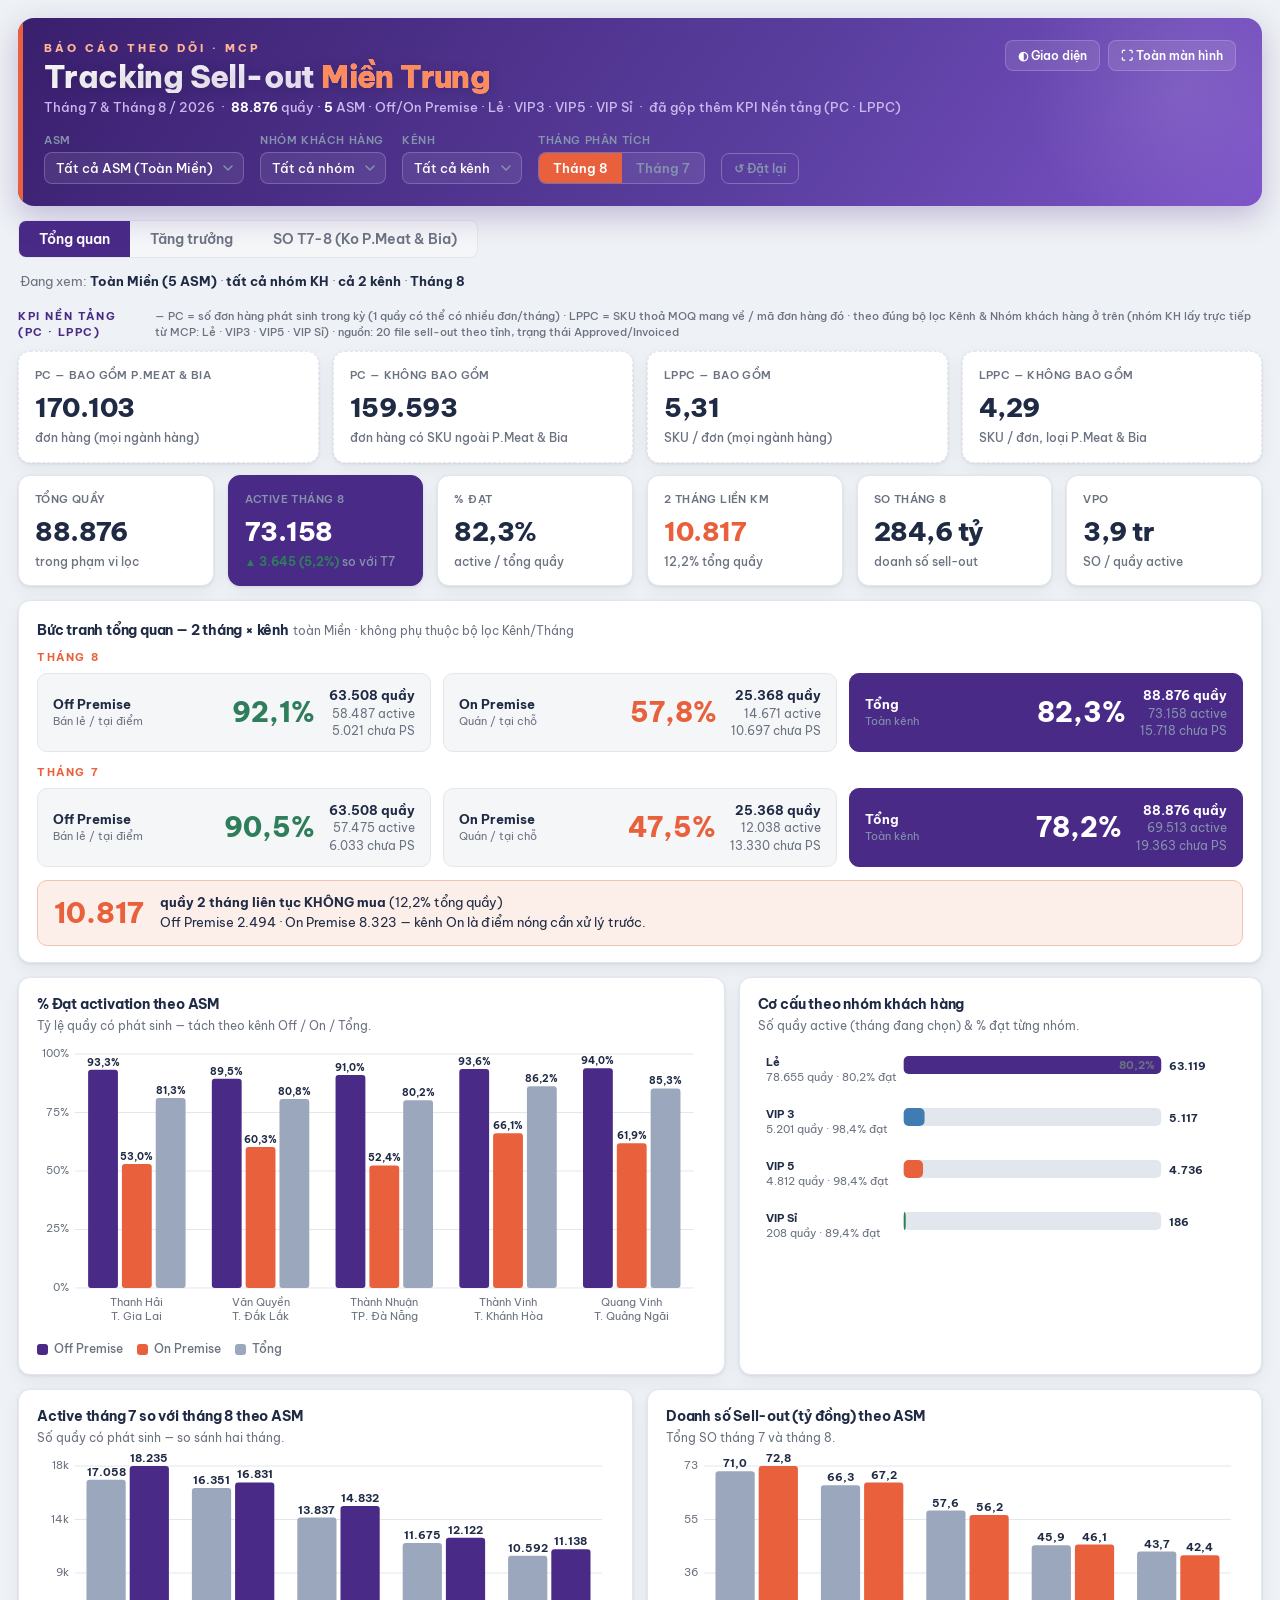
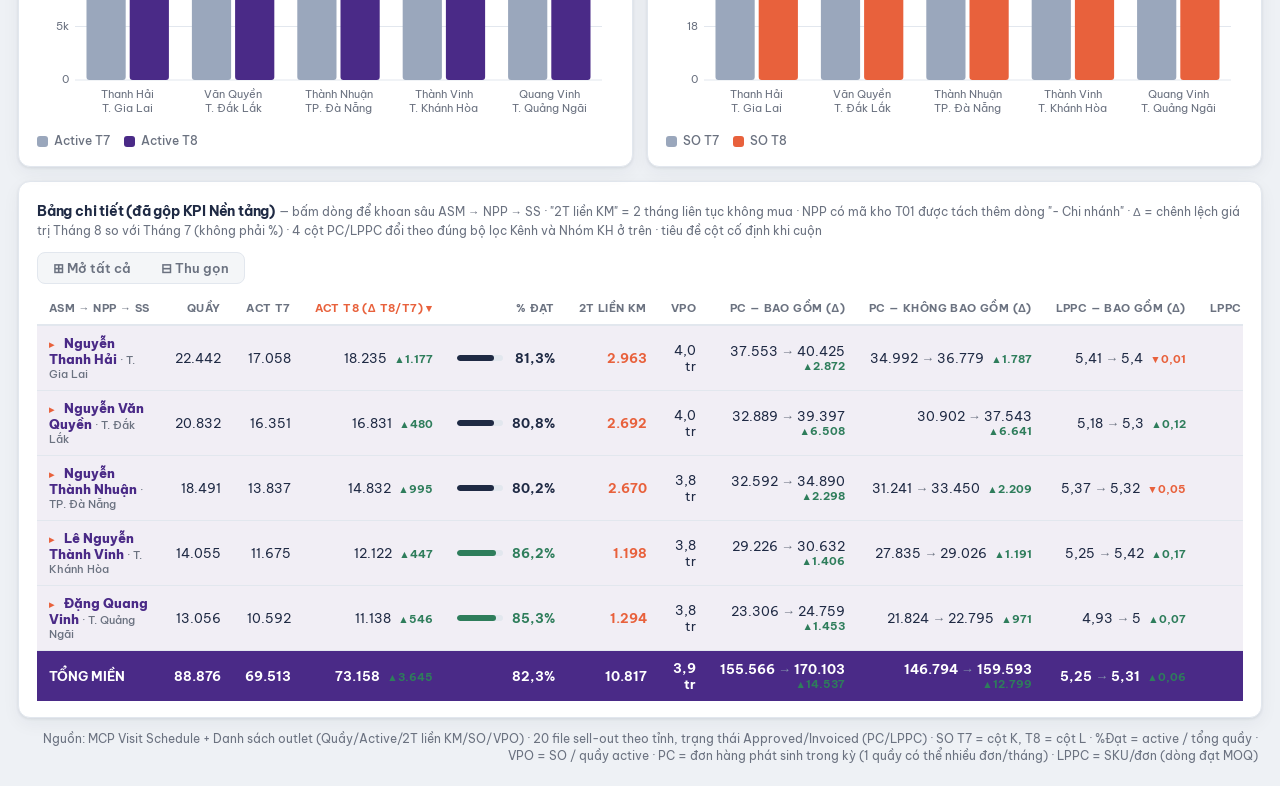
<file: index_1.html>
<html lang="vi"><head>
<meta charset="utf-8">
<meta name="viewport" content="width=device-width, initial-scale=1">
<style>img{max-width:100%}[hidden]{display:none!important}</style>
<title>Sell-out Miền Trung — Gộp KPI Nền tảng</title>
<link rel="preconnect" href="https://fonts.googleapis.com">
<link rel="preconnect" href="https://fonts.gstatic.com" crossorigin="">
<link rel="stylesheet" href="https://fonts.googleapis.com/css2?family=Be+Vietnam+Pro:wght@400;500;600;700;800&amp;display=swap">
<style>
:root{
  --bg:#eef1f5; --card:#ffffff; --ink:#1f2a44; --muted:#6b7280; --line:#e2e7ee;
  --navy:#4a2a87; --navy2:#6a48b0; --accent:#e8613c; --green:#2e7d5b; --slate:#a99ec9;
  --hdr-g1:#3a1f6e; --hdr-g2:#5b3fa0;
  --on-dark:#ffffff; --dark-sub:#8493ac; --chip:#f4f6f8; --shadow:0 1px 3px rgba(20,30,50,.09),0 6px 18px rgba(20,30,50,.05);
  --vip0:#4a2a87; --vip1:#3e7cb1; --vip2:#e8613c; --vip3:#2e7d5b;
  --nbbg:#fceee9; --nbln:#f1c3b4;
}
:root:not([data-theme="light"]){}
@media (prefers-color-scheme:dark){
  :root:not([data-theme="light"]){
    --bg:#0e1424; --card:#161f33; --ink:#eaf0f8; --muted:#9aa7bc; --line:#26324a;
    --navy:#2a1c4e; --navy2:#3a2a63; --chip:#1c1830; --slate:#7d6ea0; --hdr-g1:#241246; --hdr-g2:#3a2472;
    --shadow:0 1px 3px rgba(0,0,0,.4),0 8px 22px rgba(0,0,0,.35);
    --on-dark:#eaf0f8; --dark-sub:#8493ac; --nbbg:#2a1c18; --nbln:#5c3327;
  }
}
:root[data-theme="dark"]{
  --bg:#0e1424; --card:#161f33; --ink:#eaf0f8; --muted:#9aa7bc; --line:#26324a;
  --navy:#2a1c4e; --navy2:#3a2a63; --chip:#1c1830; --slate:#7d6ea0; --hdr-g1:#241246; --hdr-g2:#3a2472;
  --shadow:0 1px 3px rgba(0,0,0,.4),0 8px 22px rgba(0,0,0,.35);
  --on-dark:#eaf0f8; --dark-sub:#8493ac; --nbbg:#2a1c18; --nbln:#5c3327;
}
*{margin:0;padding:0;box-sizing:border-box}
body{font-family:'Be Vietnam Pro',-apple-system,BlinkMacSystemFont,'Segoe UI',Roboto,sans-serif;background:var(--bg);color:var(--ink);line-height:1.5;-webkit-font-smoothing:antialiased}
.wrap{max-width:1360px;margin:0 auto;padding:18px}
.tnum{font-variant-numeric:tabular-nums}

/* header */
.hdr{background:linear-gradient(125deg,var(--hdr-g1) 0%,var(--hdr-g2) 62%,#7c53c8 100%);color:var(--on-dark);border-radius:16px;padding:22px 26px;box-shadow:0 10px 30px rgba(74,42,135,.28);position:relative;overflow:hidden}
.hdr::before{content:"";position:absolute;left:0;top:0;bottom:0;width:5px;background:var(--accent)}
.hdr::after{content:"";position:absolute;right:-80px;top:-90px;width:320px;height:320px;border-radius:50%;background:radial-gradient(circle,rgba(255,255,255,.10),transparent 70%);pointer-events:none}
.hdr .eyebrow{font-size:11px;letter-spacing:3px;font-weight:800;color:#ffb599;text-transform:uppercase}
.hdr h1{font-size:31px;font-weight:800;margin:3px 0 5px;letter-spacing:-.6px;line-height:1.08;
  background:linear-gradient(92deg,#ffffff 0%,#f0e6ff 45%,#e9d0ff 100%);-webkit-background-clip:text;background-clip:text;color:transparent;
  text-shadow:0 2px 14px rgba(0,0,0,.18)}
.hdr h1 .accent{-webkit-text-fill-color:#ff8a5c;color:#ff8a5c}
.hdr .sub{font-size:12.5px;color:#cbb8ee;font-weight:500}
.hdr .sub b{color:#fff;font-weight:700}
.hdr-top{display:flex;justify-content:space-between;align-items:flex-start;gap:16px;flex-wrap:wrap}
.themebtn{background:rgba(255,255,255,.1);border:1px solid rgba(255,255,255,.18);color:var(--on-dark);border-radius:8px;padding:7px 12px;font-size:12px;font-weight:600;cursor:pointer;font-family:inherit}
.themebtn:hover{background:rgba(255,255,255,.18)}

/* filters */
.filters{display:flex;gap:16px;flex-wrap:wrap;margin-top:16px}
.fg{display:flex;flex-direction:column;gap:4px}
.fg label{font-size:10.5px;letter-spacing:.6px;text-transform:uppercase;color:var(--dark-sub);font-weight:600}
.fg select{padding:7px 30px 7px 11px;border:1px solid rgba(255,255,255,.2);border-radius:8px;background:rgba(255,255,255,.08);color:var(--on-dark);font-size:13px;font-weight:500;font-family:inherit;cursor:pointer;
  appearance:none;background-image:url("data:image/svg+xml;utf8,<svg xmlns='http://www.w3.org/2000/svg' width='10' height='10' viewBox='0 0 10 10'><path d='M1 3l4 4 4-4' stroke='%238493ac' stroke-width='1.5' fill='none' stroke-linecap='round'/></svg>");background-repeat:no-repeat;background-position:right 10px center}
.fg select option{background:#3a2472;color:#fff}
.seg{display:inline-flex;background:rgba(255,255,255,.08);border:1px solid rgba(255,255,255,.2);border-radius:8px;overflow:hidden}
.seg button{background:transparent;border:0;color:var(--dark-sub);padding:7px 14px;font-size:13px;font-weight:600;cursor:pointer;font-family:inherit}
.seg button.on{background:var(--accent);color:#fff}
.reset{align-self:flex-end;background:transparent;border:1px solid rgba(255,255,255,.25);color:var(--dark-sub);border-radius:8px;padding:7px 12px;font-size:12px;font-weight:600;cursor:pointer;font-family:inherit}
.reset:hover{color:#fff;border-color:rgba(255,255,255,.5)}

.context{margin:14px 2px 4px;font-size:13px;color:var(--muted)}
.context b{color:var(--ink);font-weight:700}

/* kpi */
.kpis{display:grid;grid-template-columns:repeat(6,1fr);gap:14px;margin-top:12px}
.kpi{background:var(--card);border:1px solid var(--line);border-radius:12px;padding:15px 16px;box-shadow:var(--shadow)}
.kpi .k-lab{font-size:11px;letter-spacing:.4px;text-transform:uppercase;color:var(--muted);font-weight:600}
.kpi .k-val{font-size:26px;font-weight:800;margin-top:5px;letter-spacing:-.5px}
.kpi .k-sub{font-size:11.5px;color:var(--muted);margin-top:2px;font-weight:500}
.kpi .k-sub .up{color:var(--green);font-weight:700}
.kpi .k-sub .dn{color:var(--accent);font-weight:700}
.kpi.hl{background:var(--navy);border-color:var(--navy)}
.kpi.hl .k-lab,.kpi.hl .k-sub{color:var(--dark-sub)}
.kpi.hl .k-val{color:#fff}

/* overview matrix */
.ov-lab{font-size:11px;letter-spacing:1.6px;font-weight:700;color:var(--accent);margin:12px 0 7px}
.ov-lab:first-child{margin-top:2px}
.ov-cards{display:grid;grid-template-columns:repeat(3,1fr);gap:12px}
.ovc{border:1px solid var(--line);border-radius:10px;padding:12px 15px;background:var(--chip);display:flex;align-items:center;gap:14px}
.ovc.tot{background:var(--navy);color:#fff;border-color:var(--navy)}
.ovc-l{flex:1;min-width:0}
.ovc-h{font-size:12.5px;font-weight:700}
.ovc-sub{font-size:10.5px;color:var(--muted)}
.ovc.tot .ovc-sub{color:var(--dark-sub)}
.ovc-p{font-size:27px;font-weight:800;line-height:1}
.ovc-r{text-align:right;font-size:11.5px;color:var(--muted);font-variant-numeric:tabular-nums;white-space:nowrap}
.ovc.tot .ovc-r{color:var(--dark-sub)}
.ovc-r b{display:block;color:var(--ink);font-size:12.5px}
.ovc.tot .ovc-r b{color:#fff}
.ov-nb{margin-top:13px;background:var(--nbbg);border:1px solid var(--nbln);border-radius:10px;padding:11px 16px;display:flex;align-items:center;gap:16px}
.ov-nb .n{font-size:28px;font-weight:800;color:var(--accent);font-variant-numeric:tabular-nums}
.ov-nb .t{font-size:13px}
.ov-nb .t b{font-weight:700}
/* drill tree */
tbody tr.lvl0{cursor:pointer;background:color-mix(in srgb,var(--navy) 8%,var(--card))}
tbody tr.lvl0:hover{background:color-mix(in srgb,var(--navy) 15%,var(--card))}
tbody tr.lvl0 td:first-child{font-weight:800;color:var(--navy)}
tbody tr.lvl1{cursor:pointer;background:var(--card)}
tbody tr.lvl1:hover{background:var(--chip)}
tbody tr.lvl1 td:first-child{font-weight:700}
tbody tr.lvl2 td:first-child{font-weight:500;color:var(--muted)}
.cx{display:inline-block;width:15px;color:var(--accent);font-size:10px;font-weight:800}
.cx.leaf{color:transparent}
.nm{font-variant-numeric:normal}

/* charts */
.grid2{display:grid;grid-template-columns:1.35fr 1fr;gap:14px;margin-top:14px}
.grid2b{display:grid;grid-template-columns:1fr 1fr;gap:14px;margin-top:14px}
.panel{background:var(--card);border:1px solid var(--line);border-radius:12px;padding:16px 18px;box-shadow:var(--shadow)}
.panel h3{font-size:14px;font-weight:700;letter-spacing:-.2px}
.panel .pnote{font-size:11.5px;color:var(--muted);margin-top:2px;margin-bottom:6px}
.legend{display:flex;gap:14px;flex-wrap:wrap;margin-top:10px}
.legend span{display:inline-flex;align-items:center;gap:6px;font-size:12px;color:var(--muted);font-weight:500}
.legend i{width:11px;height:11px;border-radius:3px;display:inline-block}
svg .axis{fill:var(--muted);font-size:11px}
svg .axis.tn{font-variant-numeric:tabular-nums}
svg .vlab{fill:var(--ink);font-size:10.5px;font-weight:700;font-variant-numeric:tabular-nums}
svg .grid{stroke:var(--line);stroke-width:1}

/* table */
.tbl-head{display:flex;justify-content:space-between;align-items:center;gap:12px;flex-wrap:wrap;margin-bottom:8px}
.tabseg{display:inline-flex;background:var(--chip);border:1px solid var(--line);border-radius:8px;overflow:hidden}
.tabseg button{background:transparent;border:0;color:var(--muted);padding:7px 15px;font-size:13px;font-weight:600;cursor:pointer;font-family:inherit}
.tabseg button.on{background:var(--navy);color:#fff}
table{width:100%;border-collapse:collapse;font-size:13px}
thead th{text-align:right;padding:9px 12px;border-bottom:2px solid var(--line);color:var(--muted);font-weight:700;font-size:11px;text-transform:uppercase;letter-spacing:.4px;white-space:nowrap;cursor:pointer;user-select:none}
thead th:first-child{text-align:left}
thead th:hover{color:var(--ink)}
thead th.sorted{color:var(--accent)}
tbody td{padding:9px 12px;border-bottom:1px solid var(--line);text-align:right;font-variant-numeric:tabular-nums}
tbody td:first-child{text-align:left;font-weight:600}
tbody tr:hover{background:var(--chip)}
tbody tr.tot{background:var(--navy);color:#fff}
tbody tr.tot td{border-bottom:none;font-weight:700}
tbody tr.tot:hover{background:var(--navy)}
.kv{font-size:11px;color:var(--muted);font-weight:500}
tbody tr.tot .kv{color:var(--dark-sub)}
.pctcell{display:inline-flex;align-items:center;gap:8px;justify-content:flex-end}
.pbar{width:46px;height:6px;border-radius:3px;background:var(--line);overflow:hidden;flex:none}
.pbar i{display:block;height:100%;border-radius:3px}
.pv{min-width:44px;text-align:right;font-weight:700}
.foot{color:var(--muted);font-size:11.5px;text-align:right;padding:12px 4px 4px}
@media (max-width:960px){.kpis{grid-template-columns:repeat(3,1fr)}.grid2,.grid2b{grid-template-columns:1fr}}
@media (max-width:560px){.kpis{grid-template-columns:repeat(2,1fr)}}

.kpisFund{display:grid;grid-template-columns:repeat(4,1fr);gap:14px;margin-top:10px}
.kpisFund .kpi{border-style:dashed}
.fundlab{font-size:11px;letter-spacing:1.6px;font-weight:700;color:var(--navy);margin:16px 0 7px;display:flex;align-items:center;gap:10px}
.fundlab .fnote{font-size:11px;letter-spacing:0;font-weight:500;color:var(--muted);text-transform:none}
.fx{color:var(--muted);font-weight:600}
.tdelta{font-size:10.5px;margin-left:4px;font-weight:700}
.tdelta.up{color:var(--green)}
.tdelta.dn{color:var(--accent)}
tbody tr.tot .fx{color:var(--dark-sub)}
#tblScroll{overflow:auto;max-height:640px}
#tbl thead th{position:sticky;top:0;background:var(--card);z-index:2;box-shadow:0 1px 0 var(--line)}

.pagetabs{margin:14px 0 0}
.pagetabs button{padding:9px 20px;font-size:13.5px}
.gnote{font-size:11.5px;color:var(--muted);margin-top:8px;line-height:1.6}
.gnote b{color:var(--ink)}
#gSummaryTbl thead th:first-child,#gtbl thead th:first-child{text-align:left}
#gtblScroll{overflow:auto;max-height:640px}
#gtbl thead th{position:sticky;top:0;background:var(--card);z-index:2;box-shadow:0 1px 0 var(--line)}
#gCatCtl{margin-bottom:12px;flex-wrap:wrap}
#gCatCtl button{padding:7px 13px;font-size:12.5px}
.hdrbtns{display:flex;gap:8px;flex-wrap:wrap}

#soTblScroll{overflow:auto;max-height:640px}
#soTbl thead th{position:sticky;top:0;background:var(--card);z-index:2;box-shadow:0 1px 0 var(--line)}
</style>
</head>
<body>
<div class="wrap">
  <header class="hdr">
    <div class="hdr-top">
      <div>
        <div class="eyebrow">Báo cáo theo dõi · MCP</div>
        <h1>Tracking Sell-out <span class="accent">Miền Trung</span></h1>
        <div class="sub">Tháng 7 &amp; Tháng 8 / 2026 &nbsp;·&nbsp; <b>88.876</b> quầy · <b>5</b> ASM · Off/On Premise · Lẻ · VIP3 · VIP5 · VIP Sỉ &nbsp;·&nbsp; đã gộp thêm KPI Nền tảng (PC · LPPC)</div>
      </div>
      <div class="hdrbtns"><button class="themebtn" id="themeBtn">◐ Giao diện</button><button class="themebtn" id="fsBtn">⛶ Toàn màn hình</button></div>
    </div>
    <div class="filters">
      <div class="fg"><label>ASM</label><select id="fAsm"><option value="all">Tất cả ASM (Toàn Miền)</option><option value="Nguyễn Thanh Hải">Nguyễn Thanh Hải</option><option value="Nguyễn Văn Quyền">Nguyễn Văn Quyền</option><option value="Nguyễn Thành Nhuận">Nguyễn Thành Nhuận</option><option value="Lê Nguyễn Thành Vinh">Lê Nguyễn Thành Vinh</option><option value="Đặng Quang Vinh">Đặng Quang Vinh</option></select></div>
      <div class="fg"><label>Nhóm khách hàng</label><select id="fVip">
        <option value="all">Tất cả nhóm</option><option value="LẺ">Lẻ</option><option value="VIP3">VIP 3</option><option value="VIP5">VIP 5</option><option value="VIPSI">VIP Sỉ</option></select></div>
      <div class="fg"><label>Kênh</label><select id="fOO">
        <option value="all">Tất cả kênh</option><option value="OFF">Off Premise</option><option value="ON">On Premise</option></select></div>
      <div class="fg"><label>Tháng phân tích</label><div class="seg" id="fMonth"><button data-m="8" class="on">Tháng 8</button><button data-m="7">Tháng 7</button></div></div>
      <button class="reset" id="reset">↺ Đặt lại</button>
    </div>
  </header>

  <div class="tabseg pagetabs" id="pageTabs"><button data-pg="ov" class="on">Tổng quan</button><button data-pg="gr">Tăng trưởng</button><button data-pg="so">SO T7-8 (Ko P.Meat &amp; Bia)</button></div>

  <div id="pgOv">
  <div class="context" id="context">Đang xem: <b>Toàn Miền (5 ASM)</b> · <b>tất cả nhóm KH</b> · <b>cả 2 kênh</b> · <b>Tháng 8</b></div>
  <div class="fundlab">KPI NỀN TẢNG (PC · LPPC) <span class="fnote">— PC = số đơn hàng phát sinh trong kỳ (1 quầy có thể có nhiều đơn/tháng) · LPPC = SKU thoả MOQ mang về / mã đơn hàng đó · theo đúng bộ lọc Kênh &amp; Nhóm khách hàng ở trên (nhóm KH lấy trực tiếp từ MCP: Lẻ · VIP3 · VIP5 · VIP Sỉ) · nguồn: 20 file sell-out theo tỉnh, trạng thái Approved/Invoiced</span></div>
  <div class="kpisFund" id="kpisFund"></div>
  <div class="kpis" id="kpis"><div class="kpi "><div class="k-lab">Tổng quầy</div><div class="k-val">88.876</div><div class="k-sub">trong phạm vi lọc</div></div><div class="kpi hl"><div class="k-lab">Active tháng 8</div><div class="k-val">73.158</div><div class="k-sub"><span class="up">▲ 3.645 (5,2%)</span> so với T7</div></div><div class="kpi "><div class="k-lab">% Đạt</div><div class="k-val" style="color:var(--ink)">82,3%</div><div class="k-sub">active / tổng quầy</div></div><div class="kpi "><div class="k-lab">2 tháng liền KM</div><div class="k-val" style="color:#e8613c">10.817</div><div class="k-sub">12,2% tổng quầy</div></div><div class="kpi "><div class="k-lab">SO tháng 8</div><div class="k-val">284,6 tỷ</div><div class="k-sub">doanh số sell-out</div></div><div class="kpi "><div class="k-lab">VPO</div><div class="k-val">3,9 tr</div><div class="k-sub">SO / quầy active</div></div></div>

  <div class="panel" style="margin-top:14px">
    <div class="tbl-head"><div><h3 style="display:inline">Bức tranh tổng quan — 2 tháng × kênh</h3> <span class="pnote" id="ovNote" style="display:inline">toàn Miền · không phụ thuộc bộ lọc Kênh/Tháng</span></div></div>
    <div id="overview"><div class="ov-lab">THÁNG 8</div><div class="ov-cards">
    <div class="ovc "><div class="ovc-l"><div class="ovc-h">Off Premise</div><div class="ovc-sub">Bán lẻ / tại điểm</div></div>
      <div class="ovc-p" style="color:#2e7d5b">92,1%</div>
      <div class="ovc-r"><b>63.508 quầy</b>58.487 active<br>5.021 chưa PS</div></div>
    <div class="ovc "><div class="ovc-l"><div class="ovc-h">On Premise</div><div class="ovc-sub">Quán / tại chỗ</div></div>
      <div class="ovc-p" style="color:#e8613c">57,8%</div>
      <div class="ovc-r"><b>25.368 quầy</b>14.671 active<br>10.697 chưa PS</div></div>
    <div class="ovc tot"><div class="ovc-l"><div class="ovc-h">Tổng</div><div class="ovc-sub">Toàn kênh</div></div>
      <div class="ovc-p" style="color:#fff">82,3%</div>
      <div class="ovc-r"><b>88.876 quầy</b>73.158 active<br>15.718 chưa PS</div></div></div><div class="ov-lab">THÁNG 7</div><div class="ov-cards">
    <div class="ovc "><div class="ovc-l"><div class="ovc-h">Off Premise</div><div class="ovc-sub">Bán lẻ / tại điểm</div></div>
      <div class="ovc-p" style="color:#2e7d5b">90,5%</div>
      <div class="ovc-r"><b>63.508 quầy</b>57.475 active<br>6.033 chưa PS</div></div>
    <div class="ovc "><div class="ovc-l"><div class="ovc-h">On Premise</div><div class="ovc-sub">Quán / tại chỗ</div></div>
      <div class="ovc-p" style="color:#e8613c">47,5%</div>
      <div class="ovc-r"><b>25.368 quầy</b>12.038 active<br>13.330 chưa PS</div></div>
    <div class="ovc tot"><div class="ovc-l"><div class="ovc-h">Tổng</div><div class="ovc-sub">Toàn kênh</div></div>
      <div class="ovc-p" style="color:#fff">78,2%</div>
      <div class="ovc-r"><b>88.876 quầy</b>69.513 active<br>19.363 chưa PS</div></div></div><div class="ov-nb"><div class="n">10.817</div><div class="t"><b>quầy 2 tháng liên tục KHÔNG mua</b> (12,2% tổng quầy)<br>Off Premise 2.494 · On Premise 8.323 — kênh On là điểm nóng cần xử lý trước.</div></div></div>
  </div>

  <div class="grid2">
    <div class="panel">
      <h3>% Đạt activation theo ASM</h3>
      <div class="pnote" id="noteA">Tỷ lệ quầy có phát sinh — tách theo kênh Off / On / Tổng.</div>
      <div id="chartA"><svg viewBox="0 0 366 290" width="100%" height="290" preserveAspectRatio="xMidYMid meet"><line x1="38" y1="248" x2="354" y2="248" class="grid"></line><text x="32" y="251" class="axis tn" text-anchor="end">0%</text><line x1="38" y1="189.5" x2="354" y2="189.5" class="grid"></line><text x="32" y="192.5" class="axis tn" text-anchor="end">25%</text><line x1="38" y1="131" x2="354" y2="131" class="grid"></line><text x="32" y="134" class="axis tn" text-anchor="end">50%</text><line x1="38" y1="72.5" x2="354" y2="72.5" class="grid"></line><text x="32" y="75.5" class="axis tn" text-anchor="end">75%</text><line x1="38" y1="14" x2="354" y2="14" class="grid"></line><text x="32" y="17" class="axis tn" text-anchor="end">100%</text><rect x="45.688" y="29.704099142040036" width="13.274666666666665" height="218.29590085795996" rx="3" fill="#4a2a87" opacity="1"></rect><text x="52.32533333333333" y="25.704099142040036" class="vlab" text-anchor="middle">93,3%</text><rect x="62.962666666666664" y="123.93499329059193" width="13.274666666666665" height="124.06500670940807" rx="3" fill="#e8613c" opacity="1"></rect><text x="69.6" y="119.93499329059193" class="vlab" text-anchor="middle">53,0%</text><rect x="80.23733333333334" y="57.86587648159701" width="13.274666666666665" height="190.134123518403" rx="3" fill="#9aa7bc" opacity="1"></rect><text x="86.87466666666667" y="53.86587648159701" class="vlab" text-anchor="middle">81,3%</text><text x="69.6" y="266" class="axis" text-anchor="middle">Thanh Hải</text><text x="69.6" y="280" class="axis" text-anchor="middle">T. Gia Lai</text><rect x="108.888" y="38.569280196869215" width="13.274666666666665" height="209.43071980313078" rx="3" fill="#4a2a87" opacity="1"></rect><text x="115.52533333333334" y="34.569280196869215" class="vlab" text-anchor="middle">89,5%</text><rect x="126.16266666666667" y="106.98887635015316" width="13.274666666666665" height="141.01112364984684" rx="3" fill="#e8613c" opacity="1"></rect><text x="132.8" y="102.98887635015316" class="vlab" text-anchor="middle">60,3%</text><rect x="143.43733333333333" y="58.942108294930875" width="13.274666666666665" height="189.05789170506912" rx="3" fill="#9aa7bc" opacity="1"></rect><text x="150.07466666666667" y="54.942108294930875" class="vlab" text-anchor="middle">80,8%</text><text x="132.8" y="266" class="axis" text-anchor="middle">Văn Quyền</text><text x="132.8" y="280" class="axis" text-anchor="middle">T. Đắk Lắk</text><rect x="172.08800000000002" y="34.996395855233516" width="13.274666666666665" height="213.00360414476648" rx="3" fill="#4a2a87" opacity="1"></rect><text x="178.72533333333337" y="30.996395855233516" class="vlab" text-anchor="middle">91,0%</text><rect x="189.36266666666668" y="125.45872801082544" width="13.274666666666665" height="122.54127198917456" rx="3" fill="#e8613c" opacity="1"></rect><text x="196.00000000000003" y="121.45872801082544" class="vlab" text-anchor="middle">52,4%</text><rect x="206.63733333333334" y="60.30393164242065" width="13.274666666666665" height="187.69606835757935" rx="3" fill="#9aa7bc" opacity="1"></rect><text x="213.2746666666667" y="56.30393164242065" class="vlab" text-anchor="middle">80,2%</text><text x="196" y="266" class="axis" text-anchor="middle">Thành Nhuận</text><text x="196" y="280" class="axis" text-anchor="middle">TP. Đà Nẵng</text><rect x="235.288" y="28.94342923794713" width="13.274666666666665" height="219.05657076205287" rx="3" fill="#4a2a87" opacity="1"></rect><text x="241.92533333333336" y="24.94342923794713" class="vlab" text-anchor="middle">93,6%</text><rect x="252.56266666666667" y="93.26307406424212" width="13.274666666666665" height="154.73692593575788" rx="3" fill="#e8613c" opacity="1"></rect><text x="259.2" y="89.26307406424212" class="vlab" text-anchor="middle">66,1%</text><rect x="269.83733333333333" y="46.182283884738524" width="13.274666666666665" height="201.81771611526148" rx="3" fill="#9aa7bc" opacity="1"></rect><text x="276.4746666666667" y="42.182283884738524" class="vlab" text-anchor="middle">86,2%</text><text x="259.20000000000005" y="266" class="axis" text-anchor="middle">Thành Vinh</text><text x="259.20000000000005" y="280" class="axis" text-anchor="middle">T. Khánh Hòa</text><rect x="298.488" y="28.155797861186812" width="13.274666666666665" height="219.8442021388132" rx="3" fill="#4a2a87" opacity="1"></rect><text x="305.12533333333334" y="24.155797861186812" class="vlab" text-anchor="middle">94,0%</text><rect x="315.7626666666667" y="103.1967026719727" width="13.274666666666665" height="144.8032973280273" rx="3" fill="#e8613c" opacity="1"></rect><text x="322.40000000000003" y="99.1967026719727" class="vlab" text-anchor="middle">61,9%</text><rect x="333.0373333333333" y="48.375919117647044" width="13.274666666666665" height="199.62408088235296" rx="3" fill="#9aa7bc" opacity="1"></rect><text x="339.67466666666667" y="44.375919117647044" class="vlab" text-anchor="middle">85,3%</text><text x="322.40000000000003" y="266" class="axis" text-anchor="middle">Quang Vinh</text><text x="322.40000000000003" y="280" class="axis" text-anchor="middle">T. Quảng Ngãi</text></svg></div>
      <div class="legend" id="legA"><span><i style="background:#4a2a87"></i>Off Premise</span><span><i style="background:#e8613c"></i>On Premise</span><span><i style="background:#9aa7bc"></i>Tổng</span></div>
    </div>
    <div class="panel">
      <h3>Cơ cấu theo nhóm khách hàng</h3>
      <div class="pnote" id="noteB">Số quầy active (tháng đang chọn) &amp; % đạt từng nhóm.</div>
      <div id="chartB"><svg viewBox="0 0 366 218" width="100%" height="218" preserveAspectRatio="xMidYMid meet"><text x="8" y="26" class="vlab" text-anchor="start">Lẻ</text><text x="8" y="41" class="axis" text-anchor="start">78.655 quầy · 80,2% đạt</text><rect x="109.8" y="16" width="174.2" height="18" rx="5" fill="var(--line)"></rect><rect x="109.8" y="16" width="174.2" height="18" rx="5" fill="var(--vip0)"></rect><text x="292" y="30" class="vlab" text-anchor="start">63.119</text><text x="278" y="29" class="axis" text-anchor="end" fill="#fff" font-weight="700">80,2%</text><text x="8" y="78" class="vlab" text-anchor="start">VIP 3</text><text x="8" y="93" class="axis" text-anchor="start">5.201 quầy · 98,4% đạt</text><rect x="109.8" y="68" width="174.2" height="18" rx="5" fill="var(--line)"></rect><rect x="109.8" y="68" width="14.122235776865919" height="18" rx="5" fill="var(--vip1)"></rect><text x="292" y="82" class="vlab" text-anchor="start">5.117</text><text x="8" y="130" class="vlab" text-anchor="start">VIP 5</text><text x="8" y="145" class="axis" text-anchor="start">4.812 quầy · 98,4% đạt</text><rect x="109.8" y="120" width="174.2" height="18" rx="5" fill="var(--line)"></rect><rect x="109.8" y="120" width="13.070726722539963" height="18" rx="5" fill="var(--vip2)"></rect><text x="292" y="134" class="vlab" text-anchor="start">4.736</text><text x="8" y="182" class="vlab" text-anchor="start">VIP Sỉ</text><text x="8" y="197" class="axis" text-anchor="start">208 quầy · 89,4% đạt</text><rect x="109.8" y="172" width="174.2" height="18" rx="5" fill="var(--line)"></rect><rect x="109.8" y="172" width="2" height="18" rx="5" fill="var(--vip3)"></rect><text x="292" y="186" class="vlab" text-anchor="start">186</text></svg></div>
    </div>
  </div>

  <div class="grid2b">
    <div class="panel">
      <h3>Active tháng 7 so với tháng 8 theo ASM</h3>
      <div class="pnote">Số quầy có phát sinh — so sánh hai tháng.</div>
      <div id="chartC"><svg viewBox="0 0 366 270" width="100%" height="270" preserveAspectRatio="xMidYMid meet"><line x1="38" y1="228" x2="354" y2="228" class="grid"></line><text x="32" y="231" class="axis tn" text-anchor="end">0</text><line x1="38" y1="174.5" x2="354" y2="174.5" class="grid"></line><text x="32" y="177.5" class="axis tn" text-anchor="end">5k</text><line x1="38" y1="121" x2="354" y2="121" class="grid"></line><text x="32" y="124" class="axis tn" text-anchor="end">9k</text><line x1="38" y1="67.5" x2="354" y2="67.5" class="grid"></line><text x="32" y="70.5" class="axis tn" text-anchor="end">14k</text><line x1="38" y1="14" x2="354" y2="14" class="grid"></line><text x="32" y="17" class="axis tn" text-anchor="end">18k</text><rect x="45.688" y="27.81288730463396" width="21.912" height="200.18711269536604" rx="3" fill="#9aa7bc" opacity="1"></rect><text x="56.644000000000005" y="23.81288730463396" class="vlab" text-anchor="middle">17.058</text><rect x="71.6" y="14" width="21.912" height="214" rx="3" fill="#4a2a87" opacity="1"></rect><text x="82.556" y="10" class="vlab" text-anchor="middle">18.235</text><text x="69.6" y="246" class="axis" text-anchor="middle">Thanh Hải</text><text x="69.6" y="260" class="axis" text-anchor="middle">T. Gia Lai</text><rect x="108.888" y="36.11000822593911" width="21.912" height="191.8899917740609" rx="3" fill="#9aa7bc" opacity="1"></rect><text x="119.84400000000001" y="32.11000822593911" class="vlab" text-anchor="middle">16.351</text><rect x="134.8" y="30.476885111050194" width="21.912" height="197.5231148889498" rx="3" fill="#4a2a87" opacity="1"></rect><text x="145.756" y="26.476885111050194" class="vlab" text-anchor="middle">16.831</text><text x="132.8" y="246" class="axis" text-anchor="middle">Văn Quyền</text><text x="132.8" y="260" class="axis" text-anchor="middle">T. Đắk Lắk</text><rect x="172.08800000000002" y="65.61349054017" width="21.912" height="162.38650945983" rx="3" fill="#9aa7bc" opacity="1"></rect><text x="183.044" y="61.613490540170005" class="vlab" text-anchor="middle">13.837</text><rect x="198.00000000000003" y="53.93649574993145" width="21.912" height="174.06350425006855" rx="3" fill="#4a2a87" opacity="1"></rect><text x="208.95600000000002" y="49.93649574993145" class="vlab" text-anchor="middle">14.832</text><text x="196" y="246" class="axis" text-anchor="middle">Thành Nhuận</text><text x="196" y="260" class="axis" text-anchor="middle">TP. Đà Nẵng</text><rect x="235.288" y="90.9860159034823" width="21.912" height="137.0139840965177" rx="3" fill="#9aa7bc" opacity="1"></rect><text x="246.244" y="86.9860159034823" class="vlab" text-anchor="middle">11.675</text><rect x="261.2" y="85.74017000274196" width="21.912" height="142.25982999725804" rx="3" fill="#4a2a87" opacity="1"></rect><text x="272.156" y="81.74017000274196" class="vlab" text-anchor="middle">12.122</text><text x="259.20000000000005" y="246" class="axis" text-anchor="middle">Thành Vinh</text><text x="259.20000000000005" y="260" class="axis" text-anchor="middle">T. Khánh Hòa</text><rect x="298.488" y="103.69574993145052" width="21.912" height="124.30425006854948" rx="3" fill="#9aa7bc" opacity="1"></rect><text x="309.444" y="99.69574993145052" class="vlab" text-anchor="middle">10.592</text><rect x="324.4" y="97.28807238826434" width="21.912" height="130.71192761173566" rx="3" fill="#4a2a87" opacity="1"></rect><text x="335.356" y="93.28807238826434" class="vlab" text-anchor="middle">11.138</text><text x="322.40000000000003" y="246" class="axis" text-anchor="middle">Quang Vinh</text><text x="322.40000000000003" y="260" class="axis" text-anchor="middle">T. Quảng Ngãi</text></svg></div>
      <div class="legend" id="legC"><span><i style="background:#9aa7bc"></i>Active T7</span><span><i style="background:#4a2a87"></i>Active T8</span></div>
    </div>
    <div class="panel">
      <h3>Doanh số Sell-out (tỷ đồng) theo ASM</h3>
      <div class="pnote">Tổng SO tháng 7 và tháng 8.</div>
      <div id="chartD"><svg viewBox="0 0 366 270" width="100%" height="270" preserveAspectRatio="xMidYMid meet"><line x1="38" y1="228" x2="354" y2="228" class="grid"></line><text x="32" y="231" class="axis tn" text-anchor="end">0</text><line x1="38" y1="174.5" x2="354" y2="174.5" class="grid"></line><text x="32" y="177.5" class="axis tn" text-anchor="end">18</text><line x1="38" y1="121" x2="354" y2="121" class="grid"></line><text x="32" y="124" class="axis tn" text-anchor="end">36</text><line x1="38" y1="67.5" x2="354" y2="67.5" class="grid"></line><text x="32" y="70.5" class="axis tn" text-anchor="end">55</text><line x1="38" y1="14" x2="354" y2="14" class="grid"></line><text x="32" y="17" class="axis tn" text-anchor="end">73</text><rect x="45.688" y="19.159386448658267" width="21.912" height="208.84061355134173" rx="3" fill="#9aa7bc" opacity="1"></rect><text x="56.644000000000005" y="15.159386448658267" class="vlab" text-anchor="middle">71,0</text><rect x="71.6" y="14" width="21.912" height="214" rx="3" fill="#e8613c" opacity="1"></rect><text x="82.556" y="10" class="vlab" text-anchor="middle">72,8</text><text x="69.6" y="246" class="axis" text-anchor="middle">Thanh Hải</text><text x="69.6" y="260" class="axis" text-anchor="middle">T. Gia Lai</text><rect x="108.888" y="33.1685613443633" width="21.912" height="194.8314386556367" rx="3" fill="#9aa7bc" opacity="1"></rect><text x="119.84400000000001" y="29.168561344363297" class="vlab" text-anchor="middle">66,3</text><rect x="134.8" y="30.523907321078298" width="21.912" height="197.4760926789217" rx="3" fill="#e8613c" opacity="1"></rect><text x="145.756" y="26.523907321078298" class="vlab" text-anchor="middle">67,2</text><text x="132.8" y="246" class="axis" text-anchor="middle">Văn Quyền</text><text x="132.8" y="260" class="axis" text-anchor="middle">T. Đắk Lắk</text><rect x="172.08800000000002" y="58.51106494541301" width="21.912" height="169.488935054587" rx="3" fill="#9aa7bc" opacity="1"></rect><text x="183.044" y="54.51106494541301" class="vlab" text-anchor="middle">57,6</text><rect x="198.00000000000003" y="62.896755596697034" width="21.912" height="165.10324440330297" rx="3" fill="#e8613c" opacity="1"></rect><text x="208.95600000000002" y="58.896755596697034" class="vlab" text-anchor="middle">56,2</text><text x="196" y="246" class="axis" text-anchor="middle">Thành Nhuận</text><text x="196" y="260" class="axis" text-anchor="middle">TP. Đà Nẵng</text><rect x="235.288" y="93.13292081286548" width="21.912" height="134.86707918713452" rx="3" fill="#9aa7bc" opacity="1"></rect><text x="246.244" y="89.13292081286548" class="vlab" text-anchor="middle">45,9</text><rect x="261.2" y="92.53632992369734" width="21.912" height="135.46367007630266" rx="3" fill="#e8613c" opacity="1"></rect><text x="272.156" y="88.53632992369734" class="vlab" text-anchor="middle">46,1</text><text x="259.20000000000005" y="246" class="axis" text-anchor="middle">Thành Vinh</text><text x="259.20000000000005" y="260" class="axis" text-anchor="middle">T. Khánh Hòa</text><rect x="298.488" y="99.60003507433706" width="21.912" height="128.39996492566294" rx="3" fill="#9aa7bc" opacity="1"></rect><text x="309.444" y="95.60003507433706" class="vlab" text-anchor="middle">43,7</text><rect x="324.4" y="103.19732762166352" width="21.912" height="124.80267237833648" rx="3" fill="#e8613c" opacity="1"></rect><text x="335.356" y="99.19732762166352" class="vlab" text-anchor="middle">42,4</text><text x="322.40000000000003" y="246" class="axis" text-anchor="middle">Quang Vinh</text><text x="322.40000000000003" y="260" class="axis" text-anchor="middle">T. Quảng Ngãi</text></svg></div>
      <div class="legend" id="legD"><span><i style="background:#9aa7bc"></i>SO T7</span><span><i style="background:#e8613c"></i>SO T8</span></div>
    </div>
  </div>

  <div class="panel" style="margin-top:14px">
    <div class="tbl-head">
      <div><h3 style="display:inline">Bảng chi tiết (đã gộp KPI Nền tảng)</h3> <span class="pnote" id="tblNote" style="display:inline">— bấm dòng để khoan sâu ASM → NPP → SS · tháng 8 · "2T liền KM" = 2 tháng liên tục không mua</span></div>
      <div class="tabseg" id="treeCtl"><button data-a="expand">⊞ Mở tất cả</button><button data-a="collapse">⊟ Thu gọn</button></div>
    </div>
    <div id="tblScroll"><table id="tbl"><thead><tr><th data-k="name" class="">ASM  →  NPP  →  SS</th><th data-k="q" class="">Quầy</th><th data-k="a7" class="">Act T7</th><th data-k="a8" class="sorted">Act T8 ▾</th><th data-k="pct" class="">% Đạt</th><th data-k="nb" class="">2T liền KM</th><th data-k="vpo" class="">VPO</th></tr></thead><tbody><tr class="lvl0" data-asm="Nguyễn Thanh Hải" data-lvl="0"><td style="padding-left:12px"><span class="cx">▸</span><span class="nm">Nguyễn Thanh Hải</span><span class="kv"> · T. Gia Lai</span></td>
    <td>22.442</td><td>17.058</td><td>18.235</td>
    <td><span class="pctcell"><span class="pbar"><i style="width:81.25389893948845%;background:var(--ink)"></i></span><span class="pv" style="color:var(--ink)">81,3%</span></span></td>
    <td style="color:var(--accent);font-weight:700">2.963</td><td>4,0 tr</td></tr><tr class="lvl0" data-asm="Nguyễn Văn Quyền" data-lvl="0"><td style="padding-left:12px"><span class="cx">▸</span><span class="nm">Nguyễn Văn Quyền</span><span class="kv"> · T. Đắk Lắk</span></td>
    <td>20.832</td><td>16.351</td><td>16.831</td>
    <td><span class="pctcell"><span class="pbar"><i style="width:80.7939708141321%;background:var(--ink)"></i></span><span class="pv" style="color:var(--ink)">80,8%</span></span></td>
    <td style="color:var(--accent);font-weight:700">2.692</td><td>4,0 tr</td></tr><tr class="lvl0" data-asm="Nguyễn Thành Nhuận" data-lvl="0"><td style="padding-left:12px"><span class="cx">▸</span><span class="nm">Nguyễn Thành Nhuận</span><span class="kv"> · TP. Đà Nẵng</span></td>
    <td>18.491</td><td>13.837</td><td>14.832</td>
    <td><span class="pctcell"><span class="pbar"><i style="width:80.21199502460657%;background:var(--ink)"></i></span><span class="pv" style="color:var(--ink)">80,2%</span></span></td>
    <td style="color:var(--accent);font-weight:700">2.670</td><td>3,8 tr</td></tr><tr class="lvl0" data-asm="Lê Nguyễn Thành Vinh" data-lvl="0"><td style="padding-left:12px"><span class="cx">▸</span><span class="nm">Lê Nguyễn Thành Vinh</span><span class="kv"> · T. Khánh Hòa</span></td>
    <td>14.055</td><td>11.675</td><td>12.122</td>
    <td><span class="pctcell"><span class="pbar"><i style="width:86.24688722874421%;background:#2e7d5b"></i></span><span class="pv" style="color:#2e7d5b">86,2%</span></span></td>
    <td style="color:var(--accent);font-weight:700">1.198</td><td>3,8 tr</td></tr><tr class="lvl0" data-asm="Đặng Quang Vinh" data-lvl="0"><td style="padding-left:12px"><span class="cx">▸</span><span class="nm">Đặng Quang Vinh</span><span class="kv"> · T. Quảng Ngãi</span></td>
    <td>13.056</td><td>10.592</td><td>11.138</td>
    <td><span class="pctcell"><span class="pbar"><i style="width:85.3094362745098%;background:#2e7d5b"></i></span><span class="pv" style="color:#2e7d5b">85,3%</span></span></td>
    <td style="color:var(--accent);font-weight:700">1.294</td><td>3,8 tr</td></tr><tr class="tot"><td style="padding-left:12px">TỔNG MIỀN</td><td>88.876</td><td>69.513</td><td>73.158</td><td>82,3%</td><td>10.817</td><td>3,9 tr</td></tr></tbody></table></div>
  </div>

  <div class="foot">Nguồn: MCP Visit Schedule + Danh sách outlet (Quầy/Active/2T liền KM/SO/VPO) · 20 file sell-out theo tỉnh, trạng thái Approved/Invoiced (PC/LPPC) · SO T7 = cột K, T8 = cột L · %Đạt = active / tổng quầy · VPO = SO / quầy active · PC = đơn hàng phát sinh trong kỳ (1 quầy có thể nhiều đơn/tháng) · LPPC = SKU/đơn (dòng đạt MOQ)</div>
  </div>

  <div id="pgGr" hidden>
  <div class="panel" style="margin-top:14px">
    <div class="tbl-head"><div><h3 style="display:inline">Tăng trưởng SO YTD theo ngành hàng — Toàn Miền</h3> <span class="pnote" id="gSummaryNote" style="display:inline">— so với cùng kỳ năm trước (SO YTD vs SO YTD LY) · toàn 5 ASM · không phụ thuộc bộ lọc Kênh/Nhóm KH ở trên</span></div></div>
    <table id="gSummaryTbl"><thead><tr><th>Ngành hàng</th><th>SO YTD 2026</th><th>SO YTD LY</th><th>Δ giá trị</th><th>Δ %</th></tr></thead><tbody id="gSummaryBody"></tbody></table>
    <div class="gnote" id="gSummaryFootnote"></div>
  </div>

  <div class="panel" style="margin-top:14px">
    <div class="tbl-head">
      <div><h3 style="display:inline">Chi tiết tăng trưởng theo ASM → NPP → SS</h3> <span class="pnote" id="gTblNote" style="display:inline">— bấm dòng để khoan sâu · Miền ở dòng cuối</span></div>
      <div class="tabseg" id="gTreeCtl"><button data-a="expand">⊞ Mở tất cả</button><button data-a="collapse">⊟ Thu gọn</button></div>
    </div>
    <div class="tabseg" id="gCatCtl"></div>
    <div id="gtblScroll"><table id="gtbl"><thead><tr><th>ASM  →  NPP  →  SS</th><th>SO YTD 2026</th><th>SO YTD LY</th><th>Δ giá trị</th><th>Δ %</th></tr></thead><tbody id="gtblBody"></tbody></table></div>
    <div class="gnote" id="gExclNote"></div>
  </div>
  </div>

  <div id="pgSo" hidden>
  <div class="panel" style="margin-top:14px">
    <div class="tbl-head"><div><h3 style="display:inline">SO Tháng 7 &amp; Tháng 8 — Không P.Meat &amp; Bia</h3> <span class="pnote" id="soNote" style="display:inline">— doanh số bán ra (không bao gồm ngành hàng Processed Meats &amp; Beer) · khoan sâu ASM → NPP → SS · Miền ở dòng cuối · không phụ thuộc bộ lọc Kênh/Nhóm KH ở trên</span></div>
      <div class="tabseg" id="soTreeCtl"><button data-a="expand">⊞ Mở tất cả</button><button data-a="collapse">⊟ Thu gọn</button></div>
    </div>
    <div id="soTblScroll"><table id="soTbl"><thead><tr><th>ASM  →  NPP  →  SS</th><th>SO Tháng 7</th><th>SO Tháng 8</th><th>Tổng T7+T8</th><th>Chỉ tiêu (T7+T8)</th><th>% Đạt</th><th>Δ giá trị (T8 so T7)</th></tr></thead><tbody id="soTblBody"></tbody></table></div>
    <div class="gnote" id="soFootnote"></div>
  </div>
  </div>
</div>

<script>
const DATA = [{"asm":"Lê Nguyễn Thành Vinh","npp":"Hiếu Phát","ss":"Ngô Đình Kỳ","oo":"OFF","vip":"LẺ","q":1818,"a7":1699,"a8":1691,"nb":61,"s7":3768229386,"s8":3592285181},{"asm":"Lê Nguyễn Thành Vinh","npp":"Hiếu Phát","ss":"Ngô Đình Kỳ","oo":"OFF","vip":"VIP3","q":117,"a7":116,"a8":117,"nb":0,"s7":1060128216,"s8":1044546240},{"asm":"Lê Nguyễn Thành Vinh","npp":"Hiếu Phát","ss":"Ngô Đình Kỳ","oo":"OFF","vip":"VIP5","q":92,"a7":89,"a8":92,"nb":0,"s7":1625138075,"s8":1798819868},{"asm":"Lê Nguyễn Thành Vinh","npp":"Hiếu Phát","ss":"Ngô Đình Kỳ","oo":"OFF","vip":"VIPSI","q":5,"a7":5,"a8":5,"nb":0,"s7":166097300,"s8":170509800},{"asm":"Lê Nguyễn Thành Vinh","npp":"Hiếu Phát","ss":"Ngô Đình Kỳ","oo":"ON","vip":"LẺ","q":606,"a7":340,"a8":451,"nb":111,"s7":148846878,"s8":172159556},{"asm":"Lê Nguyễn Thành Vinh","npp":"Ngân Phát","ss":"Bùi Duy Tú","oo":"OFF","vip":"LẺ","q":608,"a7":520,"a8":555,"nb":27,"s7":1536719890,"s8":1652887414},{"asm":"Lê Nguyễn Thành Vinh","npp":"Ngân Phát","ss":"Bùi Duy Tú","oo":"OFF","vip":"VIP3","q":81,"a7":80,"a8":79,"nb":1,"s7":865271310,"s8":873993481},{"asm":"Lê Nguyễn Thành Vinh","npp":"Ngân Phát","ss":"Bùi Duy Tú","oo":"OFF","vip":"VIP5","q":47,"a7":46,"a8":46,"nb":0,"s7":1108055057,"s8":1166219475},{"asm":"Lê Nguyễn Thành Vinh","npp":"Ngân Phát","ss":"Bùi Duy Tú","oo":"OFF","vip":"VIPSI","q":1,"a7":0,"a8":1,"nb":0,"s7":0,"s8":3740000},{"asm":"Lê Nguyễn Thành Vinh","npp":"Ngân Phát","ss":"Bùi Duy Tú","oo":"ON","vip":"LẺ","q":251,"a7":150,"a8":168,"nb":68,"s7":86893772,"s8":92266388},{"asm":"Lê Nguyễn Thành Vinh","npp":"Ngân Phát","ss":"Nguyễn Hồng Hà","oo":"OFF","vip":"LẺ","q":648,"a7":601,"a8":614,"nb":16,"s7":1925367365,"s8":1901057344},{"asm":"Lê Nguyễn Thành Vinh","npp":"Ngân Phát","ss":"Nguyễn Hồng Hà","oo":"OFF","vip":"VIP3","q":78,"a7":76,"a8":78,"nb":0,"s7":674351836,"s8":600592788},{"asm":"Lê Nguyễn Thành Vinh","npp":"Ngân Phát","ss":"Nguyễn Hồng Hà","oo":"OFF","vip":"VIP5","q":88,"a7":85,"a8":86,"nb":1,"s7":1667327124,"s8":1684325180},{"asm":"Lê Nguyễn Thành Vinh","npp":"Ngân Phát","ss":"Nguyễn Hồng Hà","oo":"OFF","vip":"VIPSI","q":3,"a7":3,"a8":3,"nb":0,"s7":141637400,"s8":107114750},{"asm":"Lê Nguyễn Thành Vinh","npp":"Ngân Phát","ss":"Nguyễn Hồng Hà","oo":"ON","vip":"LẺ","q":329,"a7":155,"a8":227,"nb":83,"s7":300375508,"s8":504778224},{"asm":"Lê Nguyễn Thành Vinh","npp":"Quốc Phong","ss":"Huỳnh Đức Thuận","oo":"OFF","vip":"LẺ","q":1461,"a7":1301,"a8":1347,"nb":53,"s7":2481191178,"s8":2661474135},{"asm":"Lê Nguyễn Thành Vinh","npp":"Quốc Phong","ss":"Huỳnh Đức Thuận","oo":"OFF","vip":"VIP3","q":103,"a7":103,"a8":103,"nb":0,"s7":808155230,"s8":899364809},{"asm":"Lê Nguyễn Thành Vinh","npp":"Quốc Phong","ss":"Huỳnh Đức Thuận","oo":"OFF","vip":"VIP5","q":109,"a7":108,"a8":107,"nb":1,"s7":2387604761,"s8":2418215416},{"asm":"Lê Nguyễn Thành Vinh","npp":"Quốc Phong","ss":"Huỳnh Đức Thuận","oo":"OFF","vip":"VIPSI","q":5,"a7":4,"a8":4,"nb":1,"s7":433610000,"s8":472873233},{"asm":"Lê Nguyễn Thành Vinh","npp":"Quốc Phong","ss":"Huỳnh Đức Thuận","oo":"ON","vip":"LẺ","q":960,"a7":529,"a8":498,"nb":297,"s7":336128078,"s8":439148534},{"asm":"Lê Nguyễn Thành Vinh","npp":"Quốc Phong","ss":"Phạm Văn Lực","oo":"OFF","vip":"LẺ","q":1325,"a7":1234,"a8":1238,"nb":37,"s7":2690254928,"s8":2755474958},{"asm":"Lê Nguyễn Thành Vinh","npp":"Quốc Phong","ss":"Phạm Văn Lực","oo":"OFF","vip":"VIP3","q":97,"a7":96,"a8":93,"nb":1,"s7":838511789,"s8":848391270},{"asm":"Lê Nguyễn Thành Vinh","npp":"Quốc Phong","ss":"Phạm Văn Lực","oo":"OFF","vip":"VIP5","q":82,"a7":81,"a8":80,"nb":1,"s7":1385122217,"s8":1442563173},{"asm":"Lê Nguyễn Thành Vinh","npp":"Quốc Phong","ss":"Phạm Văn Lực","oo":"OFF","vip":"VIPSI","q":2,"a7":2,"a8":2,"nb":0,"s7":72909728,"s8":53489396},{"asm":"Lê Nguyễn Thành Vinh","npp":"Quốc Phong","ss":"Phạm Văn Lực","oo":"ON","vip":"LẺ","q":608,"a7":330,"a8":439,"nb":123,"s7":222524774,"s8":275672902},{"asm":"Lê Nguyễn Thành Vinh","npp":"Trúc Nguyên","ss":"Dương Quang Phẩm","oo":"OFF","vip":"LẺ","q":1035,"a7":958,"a8":955,"nb":46,"s7":2708140577,"s8":2721962737},{"asm":"Lê Nguyễn Thành Vinh","npp":"Trúc Nguyên","ss":"Dương Quang Phẩm","oo":"OFF","vip":"VIP3","q":92,"a7":91,"a8":91,"nb":1,"s7":1062207718,"s8":985588249},{"asm":"Lê Nguyễn Thành Vinh","npp":"Trúc Nguyên","ss":"Dương Quang Phẩm","oo":"OFF","vip":"VIP5","q":61,"a7":60,"a8":60,"nb":0,"s7":1351031173,"s8":1292366643},{"asm":"Lê Nguyễn Thành Vinh","npp":"Trúc Nguyên","ss":"Dương Quang Phẩm","oo":"OFF","vip":"VIPSI","q":6,"a7":4,"a8":5,"nb":1,"s7":156088200,"s8":50891000},{"asm":"Lê Nguyễn Thành Vinh","npp":"Trúc Nguyên","ss":"Dương Quang Phẩm","oo":"ON","vip":"LẺ","q":341,"a7":228,"a8":232,"nb":72,"s7":351446137,"s8":349930939},{"asm":"Lê Nguyễn Thành Vinh","npp":"Trúc Nguyên","ss":"Lê Tấn Bình","oo":"OFF","vip":"LẺ","q":867,"a7":794,"a8":808,"nb":29,"s7":2448795620,"s8":2522103311},{"asm":"Lê Nguyễn Thành Vinh","npp":"Trúc Nguyên","ss":"Lê Tấn Bình","oo":"OFF","vip":"VIP3","q":94,"a7":93,"a8":94,"nb":0,"s7":1114875404,"s8":1079202479},{"asm":"Lê Nguyễn Thành Vinh","npp":"Trúc Nguyên","ss":"Lê Tấn Bình","oo":"OFF","vip":"VIP5","q":79,"a7":77,"a8":78,"nb":1,"s7":2005756517,"s8":1904732061},{"asm":"Lê Nguyễn Thành Vinh","npp":"Trúc Nguyên","ss":"Lê Tấn Bình","oo":"OFF","vip":"VIPSI","q":1,"a7":1,"a8":1,"nb":0,"s7":30034400,"s8":6185000},{"asm":"Lê Nguyễn Thành Vinh","npp":"Trúc Nguyên","ss":"Lê Tấn Bình","oo":"ON","vip":"LẺ","q":248,"a7":150,"a8":166,"nb":62,"s7":215832428,"s8":237162728},{"asm":"Lê Nguyễn Thành Vinh","npp":"Trúc Nguyên","ss":"Nguyễn Cao Khải","oo":"OFF","vip":"LẺ","q":1040,"a7":980,"a8":965,"nb":25,"s7":2796874095,"s8":2703109825},{"asm":"Lê Nguyễn Thành Vinh","npp":"Trúc Nguyên","ss":"Nguyễn Cao Khải","oo":"OFF","vip":"VIP3","q":115,"a7":115,"a8":114,"nb":0,"s7":1116718455,"s8":1110429755},{"asm":"Lê Nguyễn Thành Vinh","npp":"Trúc Nguyên","ss":"Nguyễn Cao Khải","oo":"OFF","vip":"VIP5","q":120,"a7":116,"a8":112,"nb":4,"s7":2925345147,"s8":2664109061},{"asm":"Lê Nguyễn Thành Vinh","npp":"Trúc Nguyên","ss":"Nguyễn Cao Khải","oo":"OFF","vip":"VIPSI","q":8,"a7":7,"a8":7,"nb":1,"s7":501464400,"s8":463157317},{"asm":"Lê Nguyễn Thành Vinh","npp":"Trúc Nguyên","ss":"Nguyễn Cao Khải","oo":"ON","vip":"LẺ","q":424,"a7":248,"a8":310,"nb":74,"s7":353300644,"s8":348368962},{"asm":"Nguyễn Thanh Hải","npp":"An Phúc Lợi","ss":"Hồ Vĩnh Thế Nhân","oo":"OFF","vip":"LẺ","q":995,"a7":923,"a8":942,"nb":23,"s7":2413472016,"s8":2335812035},{"asm":"Nguyễn Thanh Hải","npp":"An Phúc Lợi","ss":"Hồ Vĩnh Thế Nhân","oo":"OFF","vip":"VIP3","q":143,"a7":142,"a8":143,"nb":0,"s7":1375592918,"s8":1338581645},{"asm":"Nguyễn Thanh Hải","npp":"An Phúc Lợi","ss":"Hồ Vĩnh Thế Nhân","oo":"OFF","vip":"VIP5","q":94,"a7":93,"a8":94,"nb":0,"s7":2323910438,"s8":2139225328},{"asm":"Nguyễn Thanh Hải","npp":"An Phúc Lợi","ss":"Hồ Vĩnh Thế Nhân","oo":"OFF","vip":"VIPSI","q":15,"a7":14,"a8":15,"nb":0,"s7":447044696,"s8":441711960},{"asm":"Nguyễn Thanh Hải","npp":"An Phúc Lợi","ss":"Hồ Vĩnh Thế Nhân","oo":"ON","vip":"LẺ","q":569,"a7":252,"a8":315,"nb":207,"s7":239171126,"s8":240316000},{"asm":"Nguyễn Thanh Hải","npp":"Bích Sơn","ss":"Nguyễn Quốc Trung","oo":"OFF","vip":"LẺ","q":1340,"a7":1215,"a8":1246,"nb":36,"s7":2211797856,"s8":2338191459},{"asm":"Nguyễn Thanh Hải","npp":"Bích Sơn","ss":"Nguyễn Quốc Trung","oo":"OFF","vip":"VIP3","q":68,"a7":65,"a8":68,"nb":0,"s7":588371710,"s8":631400010},{"asm":"Nguyễn Thanh Hải","npp":"Bích Sơn","ss":"Nguyễn Quốc Trung","oo":"OFF","vip":"VIP5","q":29,"a7":29,"a8":29,"nb":0,"s7":608152457,"s8":560543000},{"asm":"Nguyễn Thanh Hải","npp":"Bích Sơn","ss":"Nguyễn Quốc Trung","oo":"OFF","vip":"VIPSI","q":3,"a7":3,"a8":3,"nb":0,"s7":155177973,"s8":183530256},{"asm":"Nguyễn Thanh Hải","npp":"Bích Sơn","ss":"Nguyễn Quốc Trung","oo":"ON","vip":"LẺ","q":576,"a7":257,"a8":295,"nb":202,"s7":83045804,"s8":66144262},{"asm":"Nguyễn Thanh Hải","npp":"Bích Sơn","ss":"Tô Tuấn Anh","oo":"OFF","vip":"LẺ","q":1114,"a7":1006,"a8":1064,"nb":9,"s7":2057111335,"s8":1994658134},{"asm":"Nguyễn Thanh Hải","npp":"Bích Sơn","ss":"Tô Tuấn Anh","oo":"OFF","vip":"VIP3","q":60,"a7":58,"a8":59,"nb":1,"s7":504118926,"s8":463727154},{"asm":"Nguyễn Thanh Hải","npp":"Bích Sơn","ss":"Tô Tuấn Anh","oo":"OFF","vip":"VIP5","q":52,"a7":50,"a8":51,"nb":0,"s7":826727485,"s8":999476992},{"asm":"Nguyễn Thanh Hải","npp":"Bích Sơn","ss":"Tô Tuấn Anh","oo":"OFF","vip":"VIPSI","q":2,"a7":2,"a8":2,"nb":0,"s7":89591312,"s8":113214792},{"asm":"Nguyễn Thanh Hải","npp":"Bích Sơn","ss":"Tô Tuấn Anh","oo":"ON","vip":"LẺ","q":470,"a7":244,"a8":243,"nb":130,"s7":85775983,"s8":59818128},{"asm":"Nguyễn Thanh Hải","npp":"Comexim Chưsê","ss":"Lê Văn Lực","oo":"OFF","vip":"LẺ","q":0,"a7":0,"a8":0,"nb":0,"s7":0,"s8":0},{"asm":"Nguyễn Thanh Hải","npp":"Comexim Chưsê - Chi nhánh","ss":"Lê Văn Lực","oo":"OFF","vip":"LẺ","q":960,"a7":890,"a8":898,"nb":26,"s7":2297619932,"s8":2561865346},{"asm":"Nguyễn Thanh Hải","npp":"Comexim Chưsê","ss":"Lê Văn Lực","oo":"OFF","vip":"VIP3","q":0,"a7":0,"a8":0,"nb":0,"s7":0,"s8":0},{"asm":"Nguyễn Thanh Hải","npp":"Comexim Chưsê - Chi nhánh","ss":"Lê Văn Lực","oo":"OFF","vip":"VIP3","q":128,"a7":127,"a8":128,"nb":0,"s7":1082805697,"s8":1060563292},{"asm":"Nguyễn Thanh Hải","npp":"Comexim Chưsê","ss":"Lê Văn Lực","oo":"OFF","vip":"VIP5","q":0,"a7":0,"a8":0,"nb":0,"s7":0,"s8":0},{"asm":"Nguyễn Thanh Hải","npp":"Comexim Chưsê - Chi nhánh","ss":"Lê Văn Lực","oo":"OFF","vip":"VIP5","q":164,"a7":164,"a8":163,"nb":0,"s7":3889494832,"s8":3439773616},{"asm":"Nguyễn Thanh Hải","npp":"Comexim Chưsê","ss":"Lê Văn Lực","oo":"OFF","vip":"VIPSI","q":0,"a7":0,"a8":0,"nb":0,"s7":0,"s8":0},{"asm":"Nguyễn Thanh Hải","npp":"Comexim Chưsê - Chi nhánh","ss":"Lê Văn Lực","oo":"OFF","vip":"VIPSI","q":1,"a7":0,"a8":0,"nb":1,"s7":0,"s8":0},{"asm":"Nguyễn Thanh Hải","npp":"Comexim Chưsê","ss":"Lê Văn Lực","oo":"ON","vip":"LẺ","q":0,"a7":0,"a8":0,"nb":0,"s7":0,"s8":0},{"asm":"Nguyễn Thanh Hải","npp":"Comexim Chưsê - Chi nhánh","ss":"Lê Văn Lực","oo":"ON","vip":"LẺ","q":403,"a7":159,"a8":298,"nb":90,"s7":152819184,"s8":168975967},{"asm":"Nguyễn Thanh Hải","npp":"Comexim Chưsê","ss":"Võ Minh Huy","oo":"OFF","vip":"LẺ","q":1067,"a7":920,"a8":962,"nb":41,"s7":1994792110,"s8":2241728864},{"asm":"Nguyễn Thanh Hải","npp":"Comexim Chưsê","ss":"Võ Minh Huy","oo":"OFF","vip":"VIP3","q":148,"a7":148,"a8":145,"nb":0,"s7":953270344,"s8":1157832140},{"asm":"Nguyễn Thanh Hải","npp":"Comexim Chưsê","ss":"Võ Minh Huy","oo":"OFF","vip":"VIP5","q":148,"a7":145,"a8":147,"nb":0,"s7":3051489132,"s8":3200842189},{"asm":"Nguyễn Thanh Hải","npp":"Comexim Chưsê","ss":"Võ Minh Huy","oo":"OFF","vip":"VIPSI","q":2,"a7":2,"a8":2,"nb":0,"s7":173473464,"s8":44523728},{"asm":"Nguyễn Thanh Hải","npp":"Comexim Chưsê","ss":"Võ Minh Huy","oo":"ON","vip":"LẺ","q":718,"a7":129,"a8":293,"nb":371,"s7":47145820,"s8":62053928},{"asm":"Nguyễn Thanh Hải","npp":"Phong Phú Phát","ss":"Bùi Ngọc Luân","oo":"OFF","vip":"LẺ","q":1291,"a7":1229,"a8":1239,"nb":20,"s7":2739803455,"s8":2844688854},{"asm":"Nguyễn Thanh Hải","npp":"Phong Phú Phát","ss":"Bùi Ngọc Luân","oo":"OFF","vip":"VIP3","q":109,"a7":109,"a8":108,"nb":0,"s7":1323643157,"s8":1431368324},{"asm":"Nguyễn Thanh Hải","npp":"Phong Phú Phát","ss":"Bùi Ngọc Luân","oo":"OFF","vip":"VIP5","q":79,"a7":79,"a8":79,"nb":0,"s7":1602841742,"s8":1543839664},{"asm":"Nguyễn Thanh Hải","npp":"Phong Phú Phát","ss":"Bùi Ngọc Luân","oo":"OFF","vip":"VIPSI","q":6,"a7":6,"a8":5,"nb":0,"s7":229668162,"s8":350053800},{"asm":"Nguyễn Thanh Hải","npp":"Phong Phú Phát","ss":"Bùi Ngọc Luân","oo":"ON","vip":"LẺ","q":998,"a7":431,"a8":408,"nb":490,"s7":380919100,"s8":296630372},{"asm":"Nguyễn Thanh Hải","npp":"Phong Phú Phát","ss":"Nguyễn Hoàng Hảo","oo":"OFF","vip":"LẺ","q":707,"a7":644,"a8":636,"nb":41,"s7":1467092638,"s8":1360744394},{"asm":"Nguyễn Thanh Hải","npp":"Phong Phú Phát","ss":"Nguyễn Hoàng Hảo","oo":"OFF","vip":"VIP3","q":70,"a7":70,"a8":70,"nb":0,"s7":603018655,"s8":604443788},{"asm":"Nguyễn Thanh Hải","npp":"Phong Phú Phát","ss":"Nguyễn Hoàng Hảo","oo":"OFF","vip":"VIP5","q":61,"a7":61,"a8":61,"nb":0,"s7":1257133472,"s8":1541452921},{"asm":"Nguyễn Thanh Hải","npp":"Phong Phú Phát","ss":"Nguyễn Hoàng Hảo","oo":"OFF","vip":"VIPSI","q":1,"a7":1,"a8":1,"nb":0,"s7":76256064,"s8":52607232},{"asm":"Nguyễn Thanh Hải","npp":"Phong Phú Phát","ss":"Nguyễn Hoàng Hảo","oo":"ON","vip":"LẺ","q":701,"a7":283,"a8":306,"nb":327,"s7":186217392,"s8":198629208},{"asm":"Nguyễn Thanh Hải","npp":"TM Gia Lai","ss":"Bùi Nguyễn Đăng Khoa","oo":"OFF","vip":"LẺ","q":790,"a7":626,"a8":711,"nb":52,"s7":2012819062,"s8":2033922266},{"asm":"Nguyễn Thanh Hải","npp":"TM Gia Lai","ss":"Bùi Nguyễn Đăng Khoa","oo":"OFF","vip":"VIP3","q":109,"a7":106,"a8":109,"nb":0,"s7":1115055928,"s8":958416882},{"asm":"Nguyễn Thanh Hải","npp":"TM Gia Lai","ss":"Bùi Nguyễn Đăng Khoa","oo":"OFF","vip":"VIP5","q":128,"a7":127,"a8":127,"nb":0,"s7":3139152048,"s8":4771491899},{"asm":"Nguyễn Thanh Hải","npp":"TM Gia Lai","ss":"Bùi Nguyễn Đăng Khoa","oo":"OFF","vip":"VIPSI","q":10,"a7":10,"a8":9,"nb":0,"s7":681239024,"s8":404140328},{"asm":"Nguyễn Thanh Hải","npp":"TM Gia Lai","ss":"Bùi Nguyễn Đăng Khoa","oo":"ON","vip":"LẺ","q":386,"a7":145,"a8":236,"nb":125,"s7":106682364,"s8":132354360},{"asm":"Nguyễn Thanh Hải","npp":"TM Gia Lai","ss":"Lê Chí Thành","oo":"OFF","vip":"LẺ","q":755,"a7":692,"a8":695,"nb":33,"s7":2056073977,"s8":1952985235},{"asm":"Nguyễn Thanh Hải","npp":"TM Gia Lai","ss":"Lê Chí Thành","oo":"OFF","vip":"VIP3","q":107,"a7":106,"a8":104,"nb":1,"s7":898455912,"s8":853639601},{"asm":"Nguyễn Thanh Hải","npp":"TM Gia Lai","ss":"Lê Chí Thành","oo":"OFF","vip":"VIP5","q":108,"a7":104,"a8":106,"nb":2,"s7":3186142579,"s8":2637736693},{"asm":"Nguyễn Thanh Hải","npp":"TM Gia Lai","ss":"Lê Chí Thành","oo":"OFF","vip":"VIPSI","q":8,"a7":8,"a8":8,"nb":0,"s7":477530152,"s8":306985532},{"asm":"Nguyễn Thanh Hải","npp":"TM Gia Lai","ss":"Lê Chí Thành","oo":"ON","vip":"LẺ","q":364,"a7":218,"a8":243,"nb":93,"s7":135401306,"s8":157579562},{"asm":"Nguyễn Thanh Hải","npp":"TM Gia Lai","ss":"Mai Văn Khanh","oo":"OFF","vip":"LẺ","q":0,"a7":0,"a8":0,"nb":0,"s7":0,"s8":0},{"asm":"Nguyễn Thanh Hải","npp":"TM Gia Lai - Chi nhánh","ss":"Mai Văn Khanh","oo":"OFF","vip":"LẺ","q":762,"a7":659,"a8":707,"nb":19,"s7":1029285648,"s8":1086090672},{"asm":"Nguyễn Thanh Hải","npp":"TM Gia Lai","ss":"Mai Văn Khanh","oo":"OFF","vip":"VIP3","q":0,"a7":0,"a8":0,"nb":0,"s7":0,"s8":0},{"asm":"Nguyễn Thanh Hải","npp":"TM Gia Lai - Chi nhánh","ss":"Mai Văn Khanh","oo":"OFF","vip":"VIP3","q":91,"a7":87,"a8":88,"nb":1,"s7":757978940,"s8":736979544},{"asm":"Nguyễn Thanh Hải","npp":"TM Gia Lai","ss":"Mai Văn Khanh","oo":"OFF","vip":"VIP5","q":0,"a7":0,"a8":0,"nb":0,"s7":0,"s8":0},{"asm":"Nguyễn Thanh Hải","npp":"TM Gia Lai - Chi nhánh","ss":"Mai Văn Khanh","oo":"OFF","vip":"VIP5","q":96,"a7":96,"a8":94,"nb":0,"s7":2780961665,"s8":3178717209},{"asm":"Nguyễn Thanh Hải","npp":"TM Gia Lai","ss":"Mai Văn Khanh","oo":"ON","vip":"LẺ","q":0,"a7":0,"a8":0,"nb":0,"s7":0,"s8":0},{"asm":"Nguyễn Thanh Hải","npp":"TM Gia Lai - Chi nhánh","ss":"Mai Văn Khanh","oo":"ON","vip":"LẺ","q":362,"a7":168,"a8":171,"nb":135,"s7":56166504,"s8":80018608},{"asm":"Nguyễn Thanh Hải","npp":"TM Gia Lai","ss":"Phùng Anh Minh","oo":"OFF","vip":"LẺ","q":0,"a7":0,"a8":0,"nb":0,"s7":0,"s8":0},{"asm":"Nguyễn Thanh Hải","npp":"TM Gia Lai - Chi nhánh","ss":"Phùng Anh Minh","oo":"OFF","vip":"LẺ","q":932,"a7":744,"a8":837,"nb":42,"s7":1314067127,"s8":1347411308},{"asm":"Nguyễn Thanh Hải","npp":"TM Gia Lai","ss":"Phùng Anh Minh","oo":"OFF","vip":"VIP3","q":0,"a7":0,"a8":0,"nb":0,"s7":0,"s8":0},{"asm":"Nguyễn Thanh Hải","npp":"TM Gia Lai - Chi nhánh","ss":"Phùng Anh Minh","oo":"OFF","vip":"VIP3","q":99,"a7":93,"a8":96,"nb":2,"s7":761417132,"s8":785368510},{"asm":"Nguyễn Thanh Hải","npp":"TM Gia Lai","ss":"Phùng Anh Minh","oo":"OFF","vip":"VIP5","q":0,"a7":0,"a8":0,"nb":0,"s7":0,"s8":0},{"asm":"Nguyễn Thanh Hải","npp":"TM Gia Lai - Chi nhánh","ss":"Phùng Anh Minh","oo":"OFF","vip":"VIP5","q":117,"a7":116,"a8":116,"nb":0,"s7":3585765425,"s8":3615780683},{"asm":"Nguyễn Thanh Hải","npp":"TM Gia Lai","ss":"Phùng Anh Minh","oo":"OFF","vip":"VIPSI","q":0,"a7":0,"a8":0,"nb":0,"s7":0,"s8":0},{"asm":"Nguyễn Thanh Hải","npp":"TM Gia Lai - Chi nhánh","ss":"Phùng Anh Minh","oo":"OFF","vip":"VIPSI","q":7,"a7":7,"a8":7,"nb":0,"s7":408054956,"s8":686674140},{"asm":"Nguyễn Thanh Hải","npp":"TM Gia Lai","ss":"Phùng Anh Minh","oo":"ON","vip":"LẺ","q":0,"a7":0,"a8":0,"nb":0,"s7":0,"s8":0},{"asm":"Nguyễn Thanh Hải","npp":"TM Gia Lai - Chi nhánh","ss":"Phùng Anh Minh","oo":"ON","vip":"LẺ","q":414,"a7":196,"a8":264,"nb":99,"s7":104258096,"s8":89108404},{"asm":"Nguyễn Thanh Hải","npp":"Trung Tín","ss":"Lê Tuấn Kiệt","oo":"OFF","vip":"LẺ","q":2433,"a7":2105,"a8":2182,"nb":148,"s7":5187586392,"s8":5322339350},{"asm":"Nguyễn Thanh Hải","npp":"Trung Tín","ss":"Lê Tuấn Kiệt","oo":"OFF","vip":"VIP3","q":181,"a7":180,"a8":179,"nb":0,"s7":1360743850,"s8":1206349266},{"asm":"Nguyễn Thanh Hải","npp":"Trung Tín","ss":"Lê Tuấn Kiệt","oo":"OFF","vip":"VIP5","q":142,"a7":139,"a8":141,"nb":1,"s7":2033181205,"s8":1891195977},{"asm":"Nguyễn Thanh Hải","npp":"Trung Tín","ss":"Lê Tuấn Kiệt","oo":"OFF","vip":"VIPSI","q":3,"a7":3,"a8":3,"nb":0,"s7":140301260,"s8":249997561},{"asm":"Nguyễn Thanh Hải","npp":"Trung Tín","ss":"Lê Tuấn Kiệt","oo":"ON","vip":"LẺ","q":746,"a7":373,"a8":484,"nb":195,"s7":179912705,"s8":227257246},{"asm":"Nguyễn Thành Nhuận","npp":"Nguyễn Thạch Lam","ss":"Nguyễn Hồng Vinh","oo":"OFF","vip":"LẺ","q":1769,"a7":1561,"a8":1643,"nb":62,"s7":3822166260,"s8":3924364844},{"asm":"Nguyễn Thành Nhuận","npp":"Nguyễn Thạch Lam","ss":"Nguyễn Hồng Vinh","oo":"OFF","vip":"VIP3","q":192,"a7":188,"a8":191,"nb":1,"s7":1868816208,"s8":1672983242},{"asm":"Nguyễn Thành Nhuận","npp":"Nguyễn Thạch Lam","ss":"Nguyễn Hồng Vinh","oo":"OFF","vip":"VIP5","q":109,"a7":106,"a8":106,"nb":2,"s7":2089747459,"s8":1973957307},{"asm":"Nguyễn Thành Nhuận","npp":"Nguyễn Thạch Lam","ss":"Nguyễn Hồng Vinh","oo":"OFF","vip":"VIPSI","q":6,"a7":6,"a8":6,"nb":0,"s7":94494400,"s8":174661824},{"asm":"Nguyễn Thành Nhuận","npp":"Nguyễn Thạch Lam","ss":"Nguyễn Hồng Vinh","oo":"ON","vip":"LẺ","q":796,"a7":352,"a8":437,"nb":288,"s7":184404806,"s8":190959280},{"asm":"Nguyễn Thành Nhuận","npp":"Phan Tấn Phát","ss":"Bùi Tường Huy","oo":"OFF","vip":"LẺ","q":826,"a7":697,"a8":731,"nb":64,"s7":1953013974,"s8":1907418452},{"asm":"Nguyễn Thành Nhuận","npp":"Phan Tấn Phát","ss":"Bùi Tường Huy","oo":"OFF","vip":"VIP3","q":99,"a7":97,"a8":98,"nb":0,"s7":930714785,"s8":863080034},{"asm":"Nguyễn Thành Nhuận","npp":"Phan Tấn Phát","ss":"Bùi Tường Huy","oo":"OFF","vip":"VIP5","q":111,"a7":110,"a8":110,"nb":0,"s7":2239827830,"s8":2223643372},{"asm":"Nguyễn Thành Nhuận","npp":"Phan Tấn Phát","ss":"Bùi Tường Huy","oo":"OFF","vip":"VIPSI","q":5,"a7":5,"a8":4,"nb":0,"s7":159433496,"s8":170815700},{"asm":"Nguyễn Thành Nhuận","npp":"Phan Tấn Phát","ss":"Bùi Tường Huy","oo":"ON","vip":"LẺ","q":416,"a7":148,"a8":252,"nb":153,"s7":82272083,"s8":104909776},{"asm":"Nguyễn Thành Nhuận","npp":"Phan Tấn Phát","ss":"Lê Minh Chính","oo":"OFF","vip":"LẺ","q":1065,"a7":903,"a8":966,"nb":47,"s7":2023215978,"s8":2281616489},{"asm":"Nguyễn Thành Nhuận","npp":"Phan Tấn Phát","ss":"Lê Minh Chính","oo":"OFF","vip":"VIP3","q":111,"a7":107,"a8":109,"nb":2,"s7":965113152,"s8":1034742167},{"asm":"Nguyễn Thành Nhuận","npp":"Phan Tấn Phát","ss":"Lê Minh Chính","oo":"OFF","vip":"VIP5","q":100,"a7":94,"a8":97,"nb":3,"s7":1779471894,"s8":1759422415},{"asm":"Nguyễn Thành Nhuận","npp":"Phan Tấn Phát","ss":"Lê Minh Chính","oo":"OFF","vip":"VIPSI","q":13,"a7":12,"a8":11,"nb":1,"s7":261552528,"s8":234480552},{"asm":"Nguyễn Thành Nhuận","npp":"Phan Tấn Phát","ss":"Lê Minh Chính","oo":"ON","vip":"LẺ","q":390,"a7":167,"a8":178,"nb":166,"s7":102789980,"s8":115233626},{"asm":"Nguyễn Thành Nhuận","npp":"Phước Tài","ss":"Nguyễn Đức Khoa","oo":"OFF","vip":"LẺ","q":1265,"a7":1145,"a8":1157,"nb":46,"s7":3166584066,"s8":2987918936},{"asm":"Nguyễn Thành Nhuận","npp":"Phước Tài","ss":"Nguyễn Đức Khoa","oo":"OFF","vip":"VIP3","q":127,"a7":125,"a8":126,"nb":0,"s7":1147178765,"s8":1161019247},{"asm":"Nguyễn Thành Nhuận","npp":"Phước Tài","ss":"Nguyễn Đức Khoa","oo":"OFF","vip":"VIP5","q":99,"a7":96,"a8":96,"nb":1,"s7":2063573861,"s8":1730860264},{"asm":"Nguyễn Thành Nhuận","npp":"Phước Tài","ss":"Nguyễn Đức Khoa","oo":"OFF","vip":"VIPSI","q":2,"a7":1,"a8":1,"nb":0,"s7":29594400,"s8":1713800},{"asm":"Nguyễn Thành Nhuận","npp":"Phước Tài","ss":"Nguyễn Đức Khoa","oo":"ON","vip":"LẺ","q":480,"a7":242,"a8":344,"nb":111,"s7":141351494,"s8":159828194},{"asm":"Nguyễn Thành Nhuận","npp":"Phước Tài","ss":"Phạm Văn Cương","oo":"OFF","vip":"LẺ","q":1355,"a7":1189,"a8":1203,"nb":87,"s7":2968008159,"s8":2659431694},{"asm":"Nguyễn Thành Nhuận","npp":"Phước Tài","ss":"Phạm Văn Cương","oo":"OFF","vip":"VIP3","q":122,"a7":119,"a8":117,"nb":2,"s7":950596906,"s8":844283662},{"asm":"Nguyễn Thành Nhuận","npp":"Phước Tài","ss":"Phạm Văn Cương","oo":"OFF","vip":"VIP5","q":121,"a7":119,"a8":119,"nb":1,"s7":2573160851,"s8":2326854588},{"asm":"Nguyễn Thành Nhuận","npp":"Phước Tài","ss":"Phạm Văn Cương","oo":"OFF","vip":"VIPSI","q":3,"a7":2,"a8":2,"nb":1,"s7":101705080,"s8":70155200},{"asm":"Nguyễn Thành Nhuận","npp":"Phước Tài","ss":"Phạm Văn Cương","oo":"ON","vip":"LẺ","q":577,"a7":176,"a8":307,"nb":227,"s7":151180148,"s8":179448075},{"asm":"Nguyễn Thành Nhuận","npp":"Tâm Bảo Phương","ss":"Phan Vĩ Trung","oo":"OFF","vip":"LẺ","q":944,"a7":750,"a8":792,"nb":101,"s7":1981986591,"s8":1950054380},{"asm":"Nguyễn Thành Nhuận","npp":"Tâm Bảo Phương","ss":"Phan Vĩ Trung","oo":"OFF","vip":"VIP3","q":110,"a7":103,"a8":101,"nb":4,"s7":843001016,"s8":808825590},{"asm":"Nguyễn Thành Nhuận","npp":"Tâm Bảo Phương","ss":"Phan Vĩ Trung","oo":"OFF","vip":"VIP5","q":114,"a7":110,"a8":109,"nb":1,"s7":1760586449,"s8":1668590323},{"asm":"Nguyễn Thành Nhuận","npp":"Tâm Bảo Phương","ss":"Phan Vĩ Trung","oo":"OFF","vip":"VIPSI","q":2,"a7":1,"a8":0,"nb":1,"s7":37400000,"s8":0},{"asm":"Nguyễn Thành Nhuận","npp":"Tâm Bảo Phương","ss":"Phan Vĩ Trung","oo":"ON","vip":"LẺ","q":654,"a7":183,"a8":227,"nb":373,"s7":148238727,"s8":164423671},{"asm":"Nguyễn Thành Nhuận","npp":"Tâm Bảo Phương","ss":"Võ Viết Văn","oo":"OFF","vip":"LẺ","q":1167,"a7":995,"a8":1035,"nb":54,"s7":3010347134,"s8":3196275270},{"asm":"Nguyễn Thành Nhuận","npp":"Tâm Bảo Phương","ss":"Võ Viết Văn","oo":"OFF","vip":"VIP3","q":108,"a7":106,"a8":106,"nb":1,"s7":939481804,"s8":968280598},{"asm":"Nguyễn Thành Nhuận","npp":"Tâm Bảo Phương","ss":"Võ Viết Văn","oo":"OFF","vip":"VIP5","q":107,"a7":103,"a8":102,"nb":2,"s7":2334682653,"s8":2240385504},{"asm":"Nguyễn Thành Nhuận","npp":"Tâm Bảo Phương","ss":"Võ Viết Văn","oo":"OFF","vip":"VIPSI","q":2,"a7":2,"a8":2,"nb":0,"s7":85010900,"s8":68598400},{"asm":"Nguyễn Thành Nhuận","npp":"Tâm Bảo Phương","ss":"Võ Viết Văn","oo":"ON","vip":"LẺ","q":611,"a7":181,"a8":222,"nb":321,"s7":192889710,"s8":270251273},{"asm":"Nguyễn Thành Nhuận","npp":"Tâm Hạnh","ss":"Lê Ngọc Dự","oo":"OFF","vip":"LẺ","q":1452,"a7":1299,"a8":1347,"nb":52,"s7":3207748555,"s8":2950536965},{"asm":"Nguyễn Thành Nhuận","npp":"Tâm Hạnh","ss":"Lê Ngọc Dự","oo":"OFF","vip":"VIP3","q":152,"a7":147,"a8":148,"nb":1,"s7":1239372288,"s8":1176490696},{"asm":"Nguyễn Thành Nhuận","npp":"Tâm Hạnh","ss":"Lê Ngọc Dự","oo":"OFF","vip":"VIP5","q":129,"a7":123,"a8":124,"nb":4,"s7":2239818408,"s8":2300242474},{"asm":"Nguyễn Thành Nhuận","npp":"Tâm Hạnh","ss":"Lê Ngọc Dự","oo":"ON","vip":"LẺ","q":626,"a7":306,"a8":307,"nb":219,"s7":339938618,"s8":315304909},{"asm":"Nguyễn Thành Nhuận","npp":"Tâm Hạnh","ss":"Nguyễn Văn Pháp","oo":"OFF","vip":"LẺ","q":1274,"a7":1115,"a8":1119,"nb":99,"s7":2941456377,"s8":2904801356},{"asm":"Nguyễn Thành Nhuận","npp":"Tâm Hạnh","ss":"Nguyễn Văn Pháp","oo":"OFF","vip":"VIP3","q":131,"a7":127,"a8":124,"nb":4,"s7":1126969123,"s8":1072240134},{"asm":"Nguyễn Thành Nhuận","npp":"Tâm Hạnh","ss":"Nguyễn Văn Pháp","oo":"OFF","vip":"VIP5","q":121,"a7":116,"a8":116,"nb":4,"s7":2542776420,"s8":2467010294},{"asm":"Nguyễn Thành Nhuận","npp":"Tâm Hạnh","ss":"Nguyễn Văn Pháp","oo":"OFF","vip":"VIPSI","q":5,"a7":5,"a8":5,"nb":0,"s7":623575600,"s8":642124356},{"asm":"Nguyễn Thành Nhuận","npp":"Tâm Hạnh","ss":"Nguyễn Văn Pháp","oo":"ON","vip":"LẺ","q":623,"a7":298,"a8":435,"nb":164,"s7":198024694,"s8":233459060},{"asm":"Nguyễn Văn Quyền","npp":"Hạnh Phương","ss":"Trần Hải Đức","oo":"OFF","vip":"LẺ","q":1565,"a7":1439,"a8":1437,"nb":57,"s7":3283182079,"s8":3279005330},{"asm":"Nguyễn Văn Quyền","npp":"Hạnh Phương","ss":"Trần Hải Đức","oo":"OFF","vip":"VIP3","q":175,"a7":173,"a8":171,"nb":1,"s7":1529872396,"s8":1530089662},{"asm":"Nguyễn Văn Quyền","npp":"Hạnh Phương","ss":"Trần Hải Đức","oo":"OFF","vip":"VIP5","q":159,"a7":157,"a8":157,"nb":0,"s7":4130893215,"s8":3846630532},{"asm":"Nguyễn Văn Quyền","npp":"Hạnh Phương","ss":"Trần Hải Đức","oo":"OFF","vip":"VIPSI","q":6,"a7":6,"a8":6,"nb":0,"s7":480333000,"s8":327653360},{"asm":"Nguyễn Văn Quyền","npp":"Hạnh Phương","ss":"Trần Hải Đức","oo":"ON","vip":"LẺ","q":739,"a7":505,"a8":566,"nb":116,"s7":303815608,"s8":344477818},{"asm":"Nguyễn Văn Quyền","npp":"Hải Hà","ss":"Hoàng Thế Cảnh","oo":"OFF","vip":"LẺ","q":937,"a7":704,"a8":764,"nb":121,"s7":1760018404,"s8":1824146930},{"asm":"Nguyễn Văn Quyền","npp":"Hải Hà","ss":"Hoàng Thế Cảnh","oo":"OFF","vip":"VIP3","q":126,"a7":119,"a8":120,"nb":2,"s7":726106079,"s8":827162958},{"asm":"Nguyễn Văn Quyền","npp":"Hải Hà","ss":"Hoàng Thế Cảnh","oo":"OFF","vip":"VIP5","q":134,"a7":127,"a8":133,"nb":1,"s7":3242068114,"s8":3140180611},{"asm":"Nguyễn Văn Quyền","npp":"Hải Hà","ss":"Hoàng Thế Cảnh","oo":"ON","vip":"LẺ","q":532,"a7":207,"a8":268,"nb":222,"s7":141024680,"s8":89100704},{"asm":"Nguyễn Văn Quyền","npp":"Hải Hà","ss":"Nguyễn Thành Thắng","oo":"OFF","vip":"LẺ","q":804,"a7":653,"a8":673,"nb":91,"s7":1780895848,"s8":1696278494},{"asm":"Nguyễn Văn Quyền","npp":"Hải Hà","ss":"Nguyễn Thành Thắng","oo":"OFF","vip":"VIP3","q":91,"a7":91,"a8":91,"nb":0,"s7":901470596,"s8":847653520},{"asm":"Nguyễn Văn Quyền","npp":"Hải Hà","ss":"Nguyễn Thành Thắng","oo":"OFF","vip":"VIP5","q":120,"a7":120,"a8":119,"nb":0,"s7":3264370438,"s8":3306341633},{"asm":"Nguyễn Văn Quyền","npp":"Hải Hà","ss":"Nguyễn Thành Thắng","oo":"OFF","vip":"VIPSI","q":1,"a7":1,"a8":1,"nb":0,"s7":21225000,"s8":21000000},{"asm":"Nguyễn Văn Quyền","npp":"Hải Hà","ss":"Nguyễn Thành Thắng","oo":"ON","vip":"LẺ","q":455,"a7":196,"a8":233,"nb":191,"s7":132224156,"s8":174942731},{"asm":"Nguyễn Văn Quyền","npp":"Nữ Vương","ss":"Nguyễn Ngọc Vương","oo":"OFF","vip":"LẺ","q":1370,"a7":1221,"a8":1076,"nb":95,"s7":3796810762,"s8":3441608667},{"asm":"Nguyễn Văn Quyền","npp":"Nữ Vương","ss":"Nguyễn Ngọc Vương","oo":"OFF","vip":"VIP3","q":110,"a7":107,"a8":101,"nb":0,"s7":698688446,"s8":801525056},{"asm":"Nguyễn Văn Quyền","npp":"Nữ Vương","ss":"Nguyễn Ngọc Vương","oo":"OFF","vip":"VIP5","q":97,"a7":93,"a8":94,"nb":0,"s7":1863336946,"s8":2630493060},{"asm":"Nguyễn Văn Quyền","npp":"Nữ Vương","ss":"Nguyễn Ngọc Vương","oo":"OFF","vip":"VIPSI","q":3,"a7":3,"a8":2,"nb":0,"s7":30333912,"s8":105571600},{"asm":"Nguyễn Văn Quyền","npp":"Nữ Vương","ss":"Nguyễn Ngọc Vương","oo":"ON","vip":"LẺ","q":729,"a7":335,"a8":270,"nb":299,"s7":116733912,"s8":69984084},{"asm":"Nguyễn Văn Quyền","npp":"Nữ Vương","ss":"Ngô Đình Lân","oo":"OFF","vip":"LẺ","q":697,"a7":634,"a8":602,"nb":29,"s7":1524468951,"s8":1560911474},{"asm":"Nguyễn Văn Quyền","npp":"Nữ Vương","ss":"Ngô Đình Lân","oo":"OFF","vip":"VIP3","q":80,"a7":80,"a8":80,"nb":0,"s7":752095743,"s8":837128981},{"asm":"Nguyễn Văn Quyền","npp":"Nữ Vương","ss":"Ngô Đình Lân","oo":"OFF","vip":"VIP5","q":72,"a7":71,"a8":70,"nb":0,"s7":1733050284,"s8":1839019384},{"asm":"Nguyễn Văn Quyền","npp":"Nữ Vương","ss":"Ngô Đình Lân","oo":"ON","vip":"LẺ","q":345,"a7":205,"a8":224,"nb":72,"s7":71186860,"s8":78621662},{"asm":"Nguyễn Văn Quyền","npp":"Phước Lợi","ss":"Huỳnh Đức Thành","oo":"OFF","vip":"LẺ","q":1121,"a7":947,"a8":982,"nb":103,"s7":2415927214,"s8":2388046683},{"asm":"Nguyễn Văn Quyền","npp":"Phước Lợi","ss":"Huỳnh Đức Thành","oo":"OFF","vip":"VIP3","q":120,"a7":119,"a8":119,"nb":1,"s7":1147005636,"s8":1083599732},{"asm":"Nguyễn Văn Quyền","npp":"Phước Lợi","ss":"Huỳnh Đức Thành","oo":"OFF","vip":"VIP5","q":154,"a7":150,"a8":153,"nb":1,"s7":3129034315,"s8":2884488205},{"asm":"Nguyễn Văn Quyền","npp":"Phước Lợi","ss":"Huỳnh Đức Thành","oo":"OFF","vip":"VIPSI","q":11,"a7":10,"a8":11,"nb":0,"s7":529375264,"s8":412768808},{"asm":"Nguyễn Văn Quyền","npp":"Phước Lợi","ss":"Huỳnh Đức Thành","oo":"ON","vip":"LẺ","q":695,"a7":302,"a8":401,"nb":262,"s7":251045638,"s8":225909956},{"asm":"Nguyễn Văn Quyền","npp":"Phước Lợi","ss":"Lê Văn Thiệu","oo":"OFF","vip":"LẺ","q":1680,"a7":1383,"a8":1449,"nb":174,"s7":3181549043,"s8":3200925461},{"asm":"Nguyễn Văn Quyền","npp":"Phước Lợi","ss":"Lê Văn Thiệu","oo":"OFF","vip":"VIP3","q":160,"a7":160,"a8":159,"nb":0,"s7":1388351258,"s8":1434366840},{"asm":"Nguyễn Văn Quyền","npp":"Phước Lợi","ss":"Lê Văn Thiệu","oo":"OFF","vip":"VIP5","q":193,"a7":191,"a8":193,"nb":0,"s7":4876126335,"s8":4857675224},{"asm":"Nguyễn Văn Quyền","npp":"Phước Lợi","ss":"Lê Văn Thiệu","oo":"OFF","vip":"VIPSI","q":8,"a7":8,"a8":8,"nb":0,"s7":478500832,"s8":309471192},{"asm":"Nguyễn Văn Quyền","npp":"Phước Lợi","ss":"Lê Văn Thiệu","oo":"ON","vip":"LẺ","q":799,"a7":339,"a8":452,"nb":305,"s7":138886860,"s8":148807890},{"asm":"Nguyễn Văn Quyền","npp":"Thiên Phúc","ss":"Nguyễn Vũ Nam Điền","oo":"OFF","vip":"LẺ","q":1021,"a7":931,"a8":928,"nb":40,"s7":2445507423,"s8":2619226747},{"asm":"Nguyễn Văn Quyền","npp":"Thiên Phúc","ss":"Nguyễn Vũ Nam Điền","oo":"OFF","vip":"VIP3","q":107,"a7":107,"a8":107,"nb":0,"s7":1082142416,"s8":1277512488},{"asm":"Nguyễn Văn Quyền","npp":"Thiên Phúc","ss":"Nguyễn Vũ Nam Điền","oo":"OFF","vip":"VIP5","q":90,"a7":90,"a8":89,"nb":0,"s7":1736135302,"s8":1860630268},{"asm":"Nguyễn Văn Quyền","npp":"Thiên Phúc","ss":"Nguyễn Vũ Nam Điền","oo":"ON","vip":"LẺ","q":489,"a7":285,"a8":377,"nb":85,"s7":166457476,"s8":189907196},{"asm":"Nguyễn Văn Quyền","npp":"Vạn Phúc","ss":"Lê Ngọc Tri","oo":"OFF","vip":"LẺ","q":1458,"a7":1378,"a8":1349,"nb":34,"s7":2882477173,"s8":2887751027},{"asm":"Nguyễn Văn Quyền","npp":"Vạn Phúc","ss":"Lê Ngọc Tri","oo":"OFF","vip":"VIP3","q":109,"a7":107,"a8":108,"nb":1,"s7":922144064,"s8":952077067},{"asm":"Nguyễn Văn Quyền","npp":"Vạn Phúc","ss":"Lê Ngọc Tri","oo":"OFF","vip":"VIP5","q":80,"a7":80,"a8":80,"nb":0,"s7":1420589949,"s8":1741468893},{"asm":"Nguyễn Văn Quyền","npp":"Vạn Phúc","ss":"Lê Ngọc Tri","oo":"OFF","vip":"VIPSI","q":2,"a7":2,"a8":2,"nb":0,"s7":32950200,"s8":20340000},{"asm":"Nguyễn Văn Quyền","npp":"Vạn Phúc","ss":"Lê Ngọc Tri","oo":"ON","vip":"LẺ","q":620,"a7":399,"a8":443,"nb":134,"s7":207753350,"s8":232471514},{"asm":"Nguyễn Văn Quyền","npp":"Vạn Phúc","ss":"Nguyễn Văn Tính","oo":"OFF","vip":"LẺ","q":1574,"a7":1445,"a8":1466,"nb":53,"s7":2739186405,"s8":2781003216},{"asm":"Nguyễn Văn Quyền","npp":"Vạn Phúc","ss":"Nguyễn Văn Tính","oo":"OFF","vip":"VIP3","q":102,"a7":102,"a8":102,"nb":0,"s7":952688720,"s8":1065805467},{"asm":"Nguyễn Văn Quyền","npp":"Vạn Phúc","ss":"Nguyễn Văn Tính","oo":"OFF","vip":"VIP5","q":89,"a7":89,"a8":89,"nb":0,"s7":1578259050,"s8":1681276852},{"asm":"Nguyễn Văn Quyền","npp":"Vạn Phúc","ss":"Nguyễn Văn Tính","oo":"OFF","vip":"VIPSI","q":3,"a7":2,"a8":2,"nb":1,"s7":40013300,"s8":43138200},{"asm":"Nguyễn Văn Quyền","npp":"Vạn Phúc","ss":"Nguyễn Văn Tính","oo":"ON","vip":"LẺ","q":800,"a7":478,"a8":504,"nb":201,"s7":235959434,"s8":243523097},{"asm":"Đặng Quang Vinh","npp":"Huỳnh Thị Tri","ss":"Nguyễn Hoàng Nhật Hoanh Em","oo":"OFF","vip":"LẺ","q":1067,"a7":996,"a8":984,"nb":30,"s7":2169280960,"s8":1999105822},{"asm":"Đặng Quang Vinh","npp":"Huỳnh Thị Tri","ss":"Nguyễn Hoàng Nhật Hoanh Em","oo":"OFF","vip":"VIP3","q":68,"a7":68,"a8":68,"nb":0,"s7":579484240,"s8":501898488},{"asm":"Đặng Quang Vinh","npp":"Huỳnh Thị Tri","ss":"Nguyễn Hoàng Nhật Hoanh Em","oo":"OFF","vip":"VIP5","q":57,"a7":56,"a8":56,"nb":1,"s7":1021143376,"s8":745597078},{"asm":"Đặng Quang Vinh","npp":"Huỳnh Thị Tri","ss":"Nguyễn Hoàng Nhật Hoanh Em","oo":"OFF","vip":"VIPSI","q":1,"a7":1,"a8":1,"nb":0,"s7":9283000,"s8":3740000},{"asm":"Đặng Quang Vinh","npp":"Huỳnh Thị Tri","ss":"Nguyễn Hoàng Nhật Hoanh Em","oo":"ON","vip":"LẺ","q":323,"a7":205,"a8":277,"nb":27,"s7":49094392,"s8":52588316},{"asm":"Đặng Quang Vinh","npp":"Huỳnh Thị Tri","ss":"Võ Văn Hiếu","oo":"OFF","vip":"LẺ","q":1124,"a7":1052,"a8":1059,"nb":17,"s7":2512866774,"s8":2422086828},{"asm":"Đặng Quang Vinh","npp":"Huỳnh Thị Tri","ss":"Võ Văn Hiếu","oo":"OFF","vip":"VIP3","q":110,"a7":109,"a8":108,"nb":0,"s7":1016220577,"s8":1087570996},{"asm":"Đặng Quang Vinh","npp":"Huỳnh Thị Tri","ss":"Võ Văn Hiếu","oo":"OFF","vip":"VIP5","q":106,"a7":106,"a8":105,"nb":0,"s7":1941511064,"s8":1858371850},{"asm":"Đặng Quang Vinh","npp":"Huỳnh Thị Tri","ss":"Võ Văn Hiếu","oo":"OFF","vip":"VIPSI","q":8,"a7":7,"a8":8,"nb":0,"s7":133125708,"s8":208618864},{"asm":"Đặng Quang Vinh","npp":"Huỳnh Thị Tri","ss":"Võ Văn Hiếu","oo":"ON","vip":"LẺ","q":601,"a7":337,"a8":401,"nb":127,"s7":463329316,"s8":510795652},{"asm":"Đặng Quang Vinh","npp":"Lam Phương","ss":"Hoàng Trọng Quý","oo":"OFF","vip":"LẺ","q":1473,"a7":1387,"a8":1353,"nb":39,"s7":2975759779,"s8":2983635785},{"asm":"Đặng Quang Vinh","npp":"Lam Phương","ss":"Hoàng Trọng Quý","oo":"OFF","vip":"VIP3","q":146,"a7":146,"a8":146,"nb":0,"s7":1291656476,"s8":1186095035},{"asm":"Đặng Quang Vinh","npp":"Lam Phương","ss":"Hoàng Trọng Quý","oo":"OFF","vip":"VIP5","q":181,"a7":180,"a8":177,"nb":1,"s7":5914381177,"s8":5337601820},{"asm":"Đặng Quang Vinh","npp":"Lam Phương","ss":"Hoàng Trọng Quý","oo":"OFF","vip":"VIPSI","q":12,"a7":11,"a8":11,"nb":0,"s7":625803356,"s8":483363164},{"asm":"Đặng Quang Vinh","npp":"Lam Phương","ss":"Hoàng Trọng Quý","oo":"ON","vip":"LẺ","q":696,"a7":353,"a8":405,"nb":248,"s7":149945129,"s8":132922660},{"asm":"Đặng Quang Vinh","npp":"Lam Phương","ss":"Nguyễn Danh Phong","oo":"OFF","vip":"LẺ","q":0,"a7":0,"a8":0,"nb":0,"s7":0,"s8":0},{"asm":"Đặng Quang Vinh","npp":"Lam Phương - Chi nhánh","ss":"Nguyễn Danh Phong","oo":"OFF","vip":"LẺ","q":890,"a7":838,"a8":858,"nb":12,"s7":2957773443,"s8":2654995906},{"asm":"Đặng Quang Vinh","npp":"Lam Phương","ss":"Nguyễn Danh Phong","oo":"OFF","vip":"VIP3","q":0,"a7":0,"a8":0,"nb":0,"s7":0,"s8":0},{"asm":"Đặng Quang Vinh","npp":"Lam Phương - Chi nhánh","ss":"Nguyễn Danh Phong","oo":"OFF","vip":"VIP3","q":174,"a7":172,"a8":173,"nb":0,"s7":1595000344,"s8":1697169929},{"asm":"Đặng Quang Vinh","npp":"Lam Phương","ss":"Nguyễn Danh Phong","oo":"OFF","vip":"VIP5","q":0,"a7":0,"a8":0,"nb":0,"s7":0,"s8":0},{"asm":"Đặng Quang Vinh","npp":"Lam Phương - Chi nhánh","ss":"Nguyễn Danh Phong","oo":"OFF","vip":"VIP5","q":154,"a7":153,"a8":154,"nb":0,"s7":4053499777,"s8":4050002401},{"asm":"Đặng Quang Vinh","npp":"Lam Phương","ss":"Nguyễn Danh Phong","oo":"OFF","vip":"VIPSI","q":0,"a7":0,"a8":0,"nb":0,"s7":0,"s8":0},{"asm":"Đặng Quang Vinh","npp":"Lam Phương - Chi nhánh","ss":"Nguyễn Danh Phong","oo":"OFF","vip":"VIPSI","q":19,"a7":17,"a8":15,"nb":1,"s7":538408460,"s8":305397868},{"asm":"Đặng Quang Vinh","npp":"Lam Phương","ss":"Nguyễn Danh Phong","oo":"ON","vip":"LẺ","q":0,"a7":0,"a8":0,"nb":0,"s7":0,"s8":0},{"asm":"Đặng Quang Vinh","npp":"Lam Phương - Chi nhánh","ss":"Nguyễn Danh Phong","oo":"ON","vip":"LẺ","q":383,"a7":209,"a8":284,"nb":89,"s7":128706596,"s8":155523328},{"asm":"Đặng Quang Vinh","npp":"Vinh Phát Lộc","ss":"Võ Văn Hiếu","oo":"OFF","vip":"LẺ","q":1490,"a7":1260,"a8":1396,"nb":47,"s7":2727914017,"s8":3210399030},{"asm":"Đặng Quang Vinh","npp":"Vinh Phát Lộc","ss":"Võ Văn Hiếu","oo":"OFF","vip":"VIP3","q":111,"a7":109,"a8":110,"nb":0,"s7":880026737,"s8":909098096},{"asm":"Đặng Quang Vinh","npp":"Vinh Phát Lộc","ss":"Võ Văn Hiếu","oo":"OFF","vip":"VIP5","q":81,"a7":81,"a8":81,"nb":0,"s7":1104153937,"s8":1237418814},{"asm":"Đặng Quang Vinh","npp":"Vinh Phát Lộc","ss":"Võ Văn Hiếu","oo":"OFF","vip":"VIPSI","q":1,"a7":1,"a8":1,"nb":0,"s7":1370400,"s8":3865712},{"asm":"Đặng Quang Vinh","npp":"Vinh Phát Lộc","ss":"Võ Văn Hiếu","oo":"ON","vip":"LẺ","q":677,"a7":178,"a8":300,"nb":334,"s7":111683986,"s8":107707524},{"asm":"Đặng Quang Vinh","npp":"Vân Khởi","ss":"Nguyễn Đăng Vi","oo":"OFF","vip":"LẺ","q":1951,"a7":1785,"a8":1787,"nb":84,"s7":4423541669,"s8":4366352750},{"asm":"Đặng Quang Vinh","npp":"Vân Khởi","ss":"Nguyễn Đăng Vi","oo":"OFF","vip":"VIP3","q":170,"a7":167,"a8":168,"nb":1,"s7":1614557364,"s8":1530217586},{"asm":"Đặng Quang Vinh","npp":"Vân Khởi","ss":"Nguyễn Đăng Vi","oo":"OFF","vip":"VIP5","q":138,"a7":138,"a8":138,"nb":0,"s7":2547011632,"s8":2557125120},{"asm":"Đặng Quang Vinh","npp":"Vân Khởi","ss":"Nguyễn Đăng Vi","oo":"OFF","vip":"VIPSI","q":6,"a7":3,"a8":4,"nb":1,"s7":16854856,"s8":38745600},{"asm":"Đặng Quang Vinh","npp":"Vân Khởi","ss":"Nguyễn Đăng Vi","oo":"ON","vip":"LẺ","q":838,"a7":467,"a8":510,"nb":235,"s7":115505300,"s8":107440782}];
const FUNDRAW = [{"asm":"Lê Nguyễn Thành Vinh","npp":"Trúc Nguyên","ss":"Lê Tấn Bình","oo":"OFF","vip":"VIP5","month":"2026-07","pc_all":451,"pc_excl":442,"sum_all":3419.0,"sum_excl":2566.0},{"asm":"Lê Nguyễn Thành Vinh","npp":"Trúc Nguyên","ss":"Lê Tấn Bình","oo":"OFF","vip":"LẺ","month":"2026-07","pc_all":2183,"pc_excl":2120,"sum_all":11480.0,"sum_excl":8547.0},{"asm":"Lê Nguyễn Thành Vinh","npp":"Trúc Nguyên","ss":"Lê Tấn Bình","oo":"ON","vip":"LẺ","month":"2026-07","pc_all":285,"pc_excl":277,"sum_all":865.0,"sum_excl":751.0},{"asm":"Lê Nguyễn Thành Vinh","npp":"Trúc Nguyên","ss":"Lê Tấn Bình","oo":"OFF","vip":"VIPSI","month":"2026-07","pc_all":2,"pc_excl":2,"sum_all":6.0,"sum_excl":6.0},{"asm":"Lê Nguyễn Thành Vinh","npp":"Trúc Nguyên","ss":"Dương Quang Phẩm","oo":"OFF","vip":"LẺ","month":"2026-07","pc_all":2664,"pc_excl":2574,"sum_all":14751.0,"sum_excl":10450.0},{"asm":"Lê Nguyễn Thành Vinh","npp":"Trúc Nguyên","ss":"Dương Quang Phẩm","oo":"OFF","vip":"VIP5","month":"2026-07","pc_all":368,"pc_excl":362,"sum_all":2752.0,"sum_excl":2003.0},{"asm":"Lê Nguyễn Thành Vinh","npp":"Trúc Nguyên","ss":"Dương Quang Phẩm","oo":"OFF","vip":"VIP3","month":"2026-07","pc_all":476,"pc_excl":459,"sum_all":3442.0,"sum_excl":2400.0},{"asm":"Lê Nguyễn Thành Vinh","npp":"Trúc Nguyên","ss":"Dương Quang Phẩm","oo":"OFF","vip":"VIPSI","month":"2026-07","pc_all":16,"pc_excl":16,"sum_all":59.0,"sum_excl":58.0},{"asm":"Nguyễn Văn Quyền","npp":"Vạn Phúc","ss":"Nguyễn Văn Tính","oo":"OFF","vip":"LẺ","month":"2026-07","pc_all":2834,"pc_excl":2546,"sum_all":13900.0,"sum_excl":10368.0},{"asm":"Nguyễn Văn Quyền","npp":"Vạn Phúc","ss":"Nguyễn Văn Tính","oo":"OFF","vip":"VIP3","month":"2026-07","pc_all":496,"pc_excl":449,"sum_all":3038.0,"sum_excl":2244.0},{"asm":"Nguyễn Văn Quyền","npp":"Vạn Phúc","ss":"Nguyễn Văn Tính","oo":"OFF","vip":"VIP5","month":"2026-07","pc_all":485,"pc_excl":453,"sum_all":3016.0,"sum_excl":2295.0},{"asm":"Nguyễn Văn Quyền","npp":"Thiên Phúc","ss":"Nguyễn Vũ Nam Điền","oo":"OFF","vip":"VIP5","month":"2026-07","pc_all":504,"pc_excl":486,"sum_all":3668.0,"sum_excl":2618.0},{"asm":"Nguyễn Văn Quyền","npp":"Thiên Phúc","ss":"Nguyễn Vũ Nam Điền","oo":"OFF","vip":"LẺ","month":"2026-07","pc_all":2416,"pc_excl":2296,"sum_all":12209.0,"sum_excl":8671.0},{"asm":"Nguyễn Văn Quyền","npp":"Vạn Phúc","ss":"Lê Ngọc Tri","oo":"OFF","vip":"VIP5","month":"2026-08","pc_all":442,"pc_excl":438,"sum_all":3159.0,"sum_excl":2549.0},{"asm":"Nguyễn Văn Quyền","npp":"Vạn Phúc","ss":"Nguyễn Văn Tính","oo":"OFF","vip":"VIP3","month":"2026-08","pc_all":524,"pc_excl":478,"sum_all":3418.0,"sum_excl":2585.0},{"asm":"Nguyễn Văn Quyền","npp":"Vạn Phúc","ss":"Nguyễn Văn Tính","oo":"OFF","vip":"LẺ","month":"2026-08","pc_all":2998,"pc_excl":2614,"sum_all":15098.0,"sum_excl":11072.0},{"asm":"Nguyễn Văn Quyền","npp":"Vạn Phúc","ss":"Nguyễn Văn Tính","oo":"OFF","vip":"VIP5","month":"2026-08","pc_all":489,"pc_excl":458,"sum_all":3142.0,"sum_excl":2476.0},{"asm":"Nguyễn Văn Quyền","npp":"Thiên Phúc","ss":"Nguyễn Vũ Nam Điền","oo":"OFF","vip":"VIP5","month":"2026-08","pc_all":518,"pc_excl":506,"sum_all":3910.0,"sum_excl":2912.0},{"asm":"Nguyễn Văn Quyền","npp":"Thiên Phúc","ss":"Nguyễn Vũ Nam Điền","oo":"OFF","vip":"LẺ","month":"2026-08","pc_all":2544,"pc_excl":2491,"sum_all":13050.0,"sum_excl":9919.0},{"asm":"Nguyễn Thành Nhuận","npp":"Phước Tài","ss":"Phạm Văn Cương","oo":"OFF","vip":"VIP3","month":"2026-07","pc_all":419,"pc_excl":411,"sum_all":2595.0,"sum_excl":2046.0},{"asm":"Nguyễn Thành Nhuận","npp":"Phước Tài","ss":"Phạm Văn Cương","oo":"OFF","vip":"LẺ","month":"2026-07","pc_all":2394,"pc_excl":2309,"sum_all":12671.0,"sum_excl":9560.0},{"asm":"Nguyễn Thành Nhuận","npp":"Phước Tài","ss":"Phạm Văn Cương","oo":"OFF","vip":"VIP5","month":"2026-07","pc_all":525,"pc_excl":507,"sum_all":3755.0,"sum_excl":2917.0},{"asm":"Nguyễn Thành Nhuận","npp":"Phước Tài","ss":"Phạm Văn Cương","oo":"ON","vip":"LẺ","month":"2026-07","pc_all":246,"pc_excl":238,"sum_all":507.0,"sum_excl":458.0},{"asm":"Nguyễn Thành Nhuận","npp":"Phước Tài","ss":"Phạm Văn Cương","oo":"OFF","vip":"VIPSI","month":"2026-07","pc_all":8,"pc_excl":8,"sum_all":47.0,"sum_excl":38.0},{"asm":"Nguyễn Thành Nhuận","npp":"Phước Tài","ss":"Nguyễn Đức Khoa","oo":"OFF","vip":"VIP3","month":"2026-07","pc_all":442,"pc_excl":433,"sum_all":3028.0,"sum_excl":2453.0},{"asm":"Nguyễn Thành Nhuận","npp":"Phước Tài","ss":"Nguyễn Đức Khoa","oo":"OFF","vip":"VIPSI","month":"2026-07","pc_all":2,"pc_excl":2,"sum_all":6.0,"sum_excl":6.0},{"asm":"Nguyễn Thành Nhuận","npp":"Nguyễn Thạch Lam","ss":"Nguyễn Hồng Vinh","oo":"OFF","vip":"VIP5","month":"2026-07","pc_all":438,"pc_excl":428,"sum_all":3106.0,"sum_excl":2467.0},{"asm":"Nguyễn Thành Nhuận","npp":"Nguyễn Thạch Lam","ss":"Nguyễn Hồng Vinh","oo":"ON","vip":"LẺ","month":"2026-07","pc_all":492,"pc_excl":467,"sum_all":967.0,"sum_excl":838.0},{"asm":"Nguyễn Thành Nhuận","npp":"Phan Tấn Phát","ss":"Lê Minh Chính","oo":"OFF","vip":"VIPSI","month":"2026-07","pc_all":46,"pc_excl":45,"sum_all":134.0,"sum_excl":124.0},{"asm":"Nguyễn Thành Nhuận","npp":"Phan Tấn Phát","ss":"Bùi Tường Huy","oo":"ON","vip":"LẺ","month":"2026-08","pc_all":314,"pc_excl":314,"sum_all":574.0,"sum_excl":536.0},{"asm":"Đặng Quang Vinh","npp":"Vân Khởi","ss":"Nguyễn Đăng Vi","oo":"OFF","vip":"VIP3","month":"2026-07","pc_all":649,"pc_excl":639,"sum_all":3855.0,"sum_excl":3143.0},{"asm":"Đặng Quang Vinh","npp":"Vinh Phát Lộc","ss":"Võ Văn Hiếu","oo":"OFF","vip":"LẺ","month":"2026-07","pc_all":2474,"pc_excl":2349,"sum_all":11431.0,"sum_excl":8749.0},{"asm":"Đặng Quang Vinh","npp":"Huỳnh Thị Tri","ss":"Võ Văn Hiếu","oo":"OFF","vip":"VIP5","month":"2026-07","pc_all":532,"pc_excl":487,"sum_all":3288.0,"sum_excl":2479.0},{"asm":"Đặng Quang Vinh","npp":"Huỳnh Thị Tri","ss":"Võ Văn Hiếu","oo":"OFF","vip":"LẺ","month":"2026-07","pc_all":2318,"pc_excl":1955,"sum_all":12584.0,"sum_excl":9331.0},{"asm":"Đặng Quang Vinh","npp":"Huỳnh Thị Tri","ss":"Võ Văn Hiếu","oo":"OFF","vip":"VIP3","month":"2026-07","pc_all":461,"pc_excl":404,"sum_all":2798.0,"sum_excl":2020.0},{"asm":"Đặng Quang Vinh","npp":"Huỳnh Thị Tri","ss":"Võ Văn Hiếu","oo":"ON","vip":"LẺ","month":"2026-07","pc_all":449,"pc_excl":430,"sum_all":660.0,"sum_excl":583.0},{"asm":"Đặng Quang Vinh","npp":"Huỳnh Thị Tri","ss":"Võ Văn Hiếu","oo":"OFF","vip":"VIPSI","month":"2026-07","pc_all":22,"pc_excl":21,"sum_all":102.0,"sum_excl":83.0},{"asm":"Nguyễn Thanh Hải","npp":"Bích Sơn","ss":"Nguyễn Quốc Trung","oo":"OFF","vip":"VIP3","month":"2026-08","pc_all":292,"pc_excl":266,"sum_all":1683.0,"sum_excl":1296.0},{"asm":"Nguyễn Thanh Hải","npp":"Bích Sơn","ss":"Nguyễn Quốc Trung","oo":"OFF","vip":"LẺ","month":"2026-08","pc_all":2215,"pc_excl":1947,"sum_all":12559.0,"sum_excl":9663.0},{"asm":"Nguyễn Thanh Hải","npp":"Bích Sơn","ss":"Nguyễn Quốc Trung","oo":"ON","vip":"LẺ","month":"2026-08","pc_all":335,"pc_excl":326,"sum_all":568.0,"sum_excl":506.0},{"asm":"Nguyễn Thanh Hải","npp":"Trung Tín","ss":"Lê Tuấn Kiệt","oo":"OFF","vip":"VIP5","month":"2026-08","pc_all":519,"pc_excl":507,"sum_all":3105.0,"sum_excl":2594.0},{"asm":"Nguyễn Thanh Hải","npp":"Trung Tín","ss":"Lê Tuấn Kiệt","oo":"ON","vip":"LẺ","month":"2026-08","pc_all":608,"pc_excl":600,"sum_all":1273.0,"sum_excl":1155.0},{"asm":"Nguyễn Thanh Hải","npp":"Trung Tín","ss":"Lê Tuấn Kiệt","oo":"OFF","vip":"VIP3","month":"2026-08","pc_all":608,"pc_excl":591,"sum_all":3909.0,"sum_excl":3116.0},{"asm":"Nguyễn Thanh Hải","npp":"Phong Phú Phát","ss":"Bùi Ngọc Luân","oo":"OFF","vip":"VIP3","month":"2026-08","pc_all":571,"pc_excl":525,"sum_all":3751.0,"sum_excl":2846.0},{"asm":"Nguyễn Thanh Hải","npp":"Phong Phú Phát","ss":"Bùi Ngọc Luân","oo":"OFF","vip":"LẺ","month":"2026-08","pc_all":2936,"pc_excl":2372,"sum_all":16348.0,"sum_excl":12282.0},{"asm":"Nguyễn Thanh Hải","npp":"Phong Phú Phát","ss":"Bùi Ngọc Luân","oo":"OFF","vip":"VIP5","month":"2026-08","pc_all":471,"pc_excl":443,"sum_all":2908.0,"sum_excl":2367.0},{"asm":"Nguyễn Thanh Hải","npp":"Phong Phú Phát","ss":"Nguyễn Hoàng Hảo","oo":"OFF","vip":"LẺ","month":"2026-08","pc_all":1318,"pc_excl":1231,"sum_all":7391.0,"sum_excl":5576.0},{"asm":"Nguyễn Thanh Hải","npp":"Phong Phú Phát","ss":"Nguyễn Hoàng Hảo","oo":"OFF","vip":"VIP5","month":"2026-08","pc_all":371,"pc_excl":366,"sum_all":2056.0,"sum_excl":1734.0},{"asm":"Nguyễn Thanh Hải","npp":"Phong Phú Phát","ss":"Nguyễn Hoàng Hảo","oo":"OFF","vip":"VIP3","month":"2026-08","pc_all":328,"pc_excl":317,"sum_all":1971.0,"sum_excl":1554.0},{"asm":"Nguyễn Thanh Hải","npp":"Phong Phú Phát","ss":"Nguyễn Hoàng Hảo","oo":"ON","vip":"LẺ","month":"2026-08","pc_all":429,"pc_excl":420,"sum_all":791.0,"sum_excl":721.0},{"asm":"Nguyễn Văn Quyền","npp":"Nữ Vương","ss":"Nguyễn Ngọc Vương","oo":"OFF","vip":"VIP5","month":"2026-07","pc_all":307,"pc_excl":288,"sum_all":2243.0,"sum_excl":1664.0},{"asm":"Nguyễn Văn Quyền","npp":"Nữ Vương","ss":"Nguyễn Ngọc Vương","oo":"OFF","vip":"VIP3","month":"2026-07","pc_all":296,"pc_excl":287,"sum_all":1699.0,"sum_excl":1460.0},{"asm":"Nguyễn Văn Quyền","npp":"Hạnh Phương","ss":"Trần Hải Đức","oo":"OFF","vip":"LẺ","month":"2026-07","pc_all":3388,"pc_excl":3073,"sum_all":16691.0,"sum_excl":11807.0},{"asm":"Nguyễn Văn Quyền","npp":"Hạnh Phương","ss":"Trần Hải Đức","oo":"OFF","vip":"VIP5","month":"2026-07","pc_all":875,"pc_excl":846,"sum_all":6626.0,"sum_excl":5045.0},{"asm":"Nguyễn Văn Quyền","npp":"Hạnh Phương","ss":"Trần Hải Đức","oo":"OFF","vip":"VIP3","month":"2026-07","pc_all":707,"pc_excl":652,"sum_all":4805.0,"sum_excl":3372.0},{"asm":"Nguyễn Thành Nhuận","npp":"Tâm Bảo Phương","ss":"Võ Viết Văn","oo":"ON","vip":"LẺ","month":"2026-08","pc_all":366,"pc_excl":354,"sum_all":709.0,"sum_excl":597.0},{"asm":"Nguyễn Thành Nhuận","npp":"Tâm Bảo Phương","ss":"Võ Viết Văn","oo":"OFF","vip":"VIP3","month":"2026-08","pc_all":468,"pc_excl":465,"sum_all":3391.0,"sum_excl":2701.0},{"asm":"Nguyễn Thành Nhuận","npp":"Tâm Bảo Phương","ss":"Phan Vĩ Trung","oo":"OFF","vip":"VIP3","month":"2026-08","pc_all":382,"pc_excl":370,"sum_all":2437.0,"sum_excl":1953.0},{"asm":"Nguyễn Thành Nhuận","npp":"Tâm Bảo Phương","ss":"Phan Vĩ Trung","oo":"OFF","vip":"VIP5","month":"2026-08","pc_all":572,"pc_excl":560,"sum_all":3294.0,"sum_excl":2823.0},{"asm":"Nguyễn Thanh Hải","npp":"TM Gia Lai","ss":"Bùi Nguyễn Đăng Khoa","oo":"OFF","vip":"VIP5","month":"2026-07","pc_all":510,"pc_excl":501,"sum_all":5031.0,"sum_excl":3782.0},{"asm":"Nguyễn Thanh Hải","npp":"TM Gia Lai","ss":"Bùi Nguyễn Đăng Khoa","oo":"OFF","vip":"VIPSI","month":"2026-07","pc_all":41,"pc_excl":40,"sum_all":247.0,"sum_excl":170.0},{"asm":"Nguyễn Thanh Hải","npp":"TM Gia Lai","ss":"Lê Chí Thành","oo":"OFF","vip":"VIP3","month":"2026-07","pc_all":362,"pc_excl":351,"sum_all":2616.0,"sum_excl":1923.0},{"asm":"Nguyễn Thanh Hải","npp":"TM Gia Lai","ss":"Lê Chí Thành","oo":"ON","vip":"LẺ","month":"2026-07","pc_all":322,"pc_excl":305,"sum_all":651.0,"sum_excl":536.0},{"asm":"Nguyễn Thanh Hải","npp":"TM Gia Lai - Chi nhánh","ss":"Phùng Anh Minh","oo":"ON","vip":"LẺ","month":"2026-07","pc_all":267,"pc_excl":263,"sum_all":480.0,"sum_excl":395.0},{"asm":"Nguyễn Thanh Hải","npp":"TM Gia Lai - Chi nhánh","ss":"Phùng Anh Minh","oo":"OFF","vip":"VIP5","month":"2026-07","pc_all":613,"pc_excl":583,"sum_all":4904.0,"sum_excl":3645.0},{"asm":"Nguyễn Thanh Hải","npp":"TM Gia Lai - Chi nhánh","ss":"Phùng Anh Minh","oo":"OFF","vip":"VIP3","month":"2026-07","pc_all":357,"pc_excl":336,"sum_all":2478.0,"sum_excl":1757.0},{"asm":"Nguyễn Thanh Hải","npp":"TM Gia Lai - Chi nhánh","ss":"Phùng Anh Minh","oo":"ON","vip":"LẺ","month":"2026-08","pc_all":310,"pc_excl":305,"sum_all":497.0,"sum_excl":440.0},{"asm":"Nguyễn Thanh Hải","npp":"TM Gia Lai - Chi nhánh","ss":"Phùng Anh Minh","oo":"OFF","vip":"VIP5","month":"2026-08","pc_all":627,"pc_excl":597,"sum_all":4864.0,"sum_excl":3685.0},{"asm":"Nguyễn Thanh Hải","npp":"TM Gia Lai - Chi nhánh","ss":"Phùng Anh Minh","oo":"OFF","vip":"VIP3","month":"2026-08","pc_all":386,"pc_excl":364,"sum_all":2592.0,"sum_excl":1947.0},{"asm":"Nguyễn Thanh Hải","npp":"TM Gia Lai - Chi nhánh","ss":"Phùng Anh Minh","oo":"OFF","vip":"VIPSI","month":"2026-08","pc_all":33,"pc_excl":31,"sum_all":149.0,"sum_excl":125.0},{"asm":"Nguyễn Thanh Hải","npp":"Comexim Chưsê","ss":"Võ Minh Huy","oo":"OFF","vip":"VIP5","month":"2026-08","pc_all":599,"pc_excl":549,"sum_all":4177.0,"sum_excl":3358.0},{"asm":"Nguyễn Thanh Hải","npp":"Comexim Chưsê","ss":"Võ Minh Huy","oo":"OFF","vip":"LẺ","month":"2026-08","pc_all":1856,"pc_excl":1448,"sum_all":8665.0,"sum_excl":6537.0},{"asm":"Nguyễn Thanh Hải","npp":"Comexim Chưsê","ss":"Võ Minh Huy","oo":"ON","vip":"LẺ","month":"2026-08","pc_all":332,"pc_excl":321,"sum_all":402.0,"sum_excl":375.0},{"asm":"Nguyễn Thanh Hải","npp":"Comexim Chưsê - Chi nhánh","ss":"Lê Văn Lực","oo":"OFF","vip":"VIP3","month":"2026-08","pc_all":469,"pc_excl":456,"sum_all":2777.0,"sum_excl":2244.0},{"asm":"Nguyễn Thanh Hải","npp":"Comexim Chưsê - Chi nhánh","ss":"Lê Văn Lực","oo":"OFF","vip":"LẺ","month":"2026-08","pc_all":1771,"pc_excl":1706,"sum_all":9847.0,"sum_excl":7925.0},{"asm":"Nguyễn Thanh Hải","npp":"Comexim Chưsê - Chi nhánh","ss":"Lê Văn Lực","oo":"ON","vip":"LẺ","month":"2026-08","pc_all":410,"pc_excl":403,"sum_all":832.0,"sum_excl":753.0},{"asm":"Đặng Quang Vinh","npp":"Lam Phương","ss":"Hoàng Trọng Quý","oo":"OFF","vip":"LẺ","month":"2026-07","pc_all":2733,"pc_excl":2574,"sum_all":12243.0,"sum_excl":9707.0},{"asm":"Đặng Quang Vinh","npp":"Lam Phương","ss":"Hoàng Trọng Quý","oo":"ON","vip":"LẺ","month":"2026-07","pc_all":451,"pc_excl":439,"sum_all":748.0,"sum_excl":689.0},{"asm":"Đặng Quang Vinh","npp":"Lam Phương","ss":"Hoàng Trọng Quý","oo":"OFF","vip":"VIP5","month":"2026-07","pc_all":937,"pc_excl":896,"sum_all":6648.0,"sum_excl":5254.0},{"asm":"Đặng Quang Vinh","npp":"Lam Phương - Chi nhánh","ss":"Nguyễn Danh Phong","oo":"OFF","vip":"VIP5","month":"2026-07","pc_all":567,"pc_excl":535,"sum_all":4069.0,"sum_excl":3204.0},{"asm":"Đặng Quang Vinh","npp":"Lam Phương - Chi nhánh","ss":"Nguyễn Danh Phong","oo":"OFF","vip":"VIPSI","month":"2026-07","pc_all":40,"pc_excl":38,"sum_all":160.0,"sum_excl":149.0},{"asm":"Đặng Quang Vinh","npp":"Lam Phương - Chi nhánh","ss":"Nguyễn Danh Phong","oo":"ON","vip":"LẺ","month":"2026-07","pc_all":257,"pc_excl":254,"sum_all":501.0,"sum_excl":468.0},{"asm":"Đặng Quang Vinh","npp":"Lam Phương","ss":"Hoàng Trọng Quý","oo":"OFF","vip":"LẺ","month":"2026-08","pc_all":2919,"pc_excl":2659,"sum_all":13819.0,"sum_excl":9992.0},{"asm":"Đặng Quang Vinh","npp":"Lam Phương","ss":"Hoàng Trọng Quý","oo":"OFF","vip":"VIP5","month":"2026-08","pc_all":964,"pc_excl":898,"sum_all":6725.0,"sum_excl":5215.0},{"asm":"Đặng Quang Vinh","npp":"Lam Phương","ss":"Hoàng Trọng Quý","oo":"ON","vip":"LẺ","month":"2026-08","pc_all":474,"pc_excl":466,"sum_all":842.0,"sum_excl":756.0},{"asm":"Đặng Quang Vinh","npp":"Lam Phương - Chi nhánh","ss":"Nguyễn Danh Phong","oo":"OFF","vip":"VIP5","month":"2026-08","pc_all":622,"pc_excl":581,"sum_all":4286.0,"sum_excl":3307.0},{"asm":"Đặng Quang Vinh","npp":"Lam Phương - Chi nhánh","ss":"Nguyễn Danh Phong","oo":"ON","vip":"LẺ","month":"2026-08","pc_all":333,"pc_excl":330,"sum_all":519.0,"sum_excl":489.0},{"asm":"Đặng Quang Vinh","npp":"Lam Phương - Chi nhánh","ss":"Nguyễn Danh Phong","oo":"OFF","vip":"VIPSI","month":"2026-08","pc_all":35,"pc_excl":33,"sum_all":111.0,"sum_excl":95.0},{"asm":"Nguyễn Thành Nhuận","npp":"Phan Tấn Phát","ss":"Bùi Tường Huy","oo":"ON","vip":"LẺ","month":"2026-07","pc_all":200,"pc_excl":198,"sum_all":334.0,"sum_excl":324.0},{"asm":"Nguyễn Thành Nhuận","npp":"Phước Tài","ss":"Phạm Văn Cương","oo":"OFF","vip":"VIP3","month":"2026-08","pc_all":410,"pc_excl":399,"sum_all":2610.0,"sum_excl":2032.0},{"asm":"Nguyễn Thành Nhuận","npp":"Phước Tài","ss":"Phạm Văn Cương","oo":"OFF","vip":"LẺ","month":"2026-08","pc_all":2408,"pc_excl":2295,"sum_all":13077.0,"sum_excl":9985.0},{"asm":"Nguyễn Thành Nhuận","npp":"Phước Tài","ss":"Phạm Văn Cương","oo":"ON","vip":"LẺ","month":"2026-08","pc_all":382,"pc_excl":380,"sum_all":746.0,"sum_excl":666.0},{"asm":"Nguyễn Thành Nhuận","npp":"Phước Tài","ss":"Phạm Văn Cương","oo":"OFF","vip":"VIP5","month":"2026-08","pc_all":507,"pc_excl":494,"sum_all":3870.0,"sum_excl":2963.0},{"asm":"Nguyễn Thành Nhuận","npp":"Phước Tài","ss":"Nguyễn Đức Khoa","oo":"OFF","vip":"VIP3","month":"2026-08","pc_all":489,"pc_excl":476,"sum_all":3404.0,"sum_excl":2554.0},{"asm":"Nguyễn Văn Quyền","npp":"Nữ Vương","ss":"Nguyễn Ngọc Vương","oo":"OFF","vip":"VIP5","month":"2026-08","pc_all":397,"pc_excl":378,"sum_all":2661.0,"sum_excl":2057.0},{"asm":"Nguyễn Văn Quyền","npp":"Nữ Vương","ss":"Nguyễn Ngọc Vương","oo":"OFF","vip":"VIP3","month":"2026-08","pc_all":313,"pc_excl":304,"sum_all":1811.0,"sum_excl":1436.0},{"asm":"Nguyễn Văn Quyền","npp":"Hạnh Phương","ss":"Trần Hải Đức","oo":"OFF","vip":"VIP5","month":"2026-08","pc_all":805,"pc_excl":786,"sum_all":6315.0,"sum_excl":4729.0},{"asm":"Nguyễn Văn Quyền","npp":"Hạnh Phương","ss":"Trần Hải Đức","oo":"OFF","vip":"LẺ","month":"2026-08","pc_all":3154,"pc_excl":2948,"sum_all":16685.0,"sum_excl":11528.0},{"asm":"Nguyễn Văn Quyền","npp":"Hạnh Phương","ss":"Trần Hải Đức","oo":"OFF","vip":"VIP3","month":"2026-08","pc_all":637,"pc_excl":617,"sum_all":4784.0,"sum_excl":3287.0},{"asm":"Nguyễn Văn Quyền","npp":"Hạnh Phương","ss":"Trần Hải Đức","oo":"OFF","vip":"VIPSI","month":"2026-08","pc_all":17,"pc_excl":15,"sum_all":55.0,"sum_excl":45.0},{"asm":"Nguyễn Văn Quyền","npp":"Hải Hà","ss":"Hoàng Thế Cảnh","oo":"ON","vip":"LẺ","month":"2026-08","pc_all":323,"pc_excl":320,"sum_all":528.0,"sum_excl":427.0},{"asm":"Nguyễn Văn Quyền","npp":"Hải Hà","ss":"Hoàng Thế Cảnh","oo":"OFF","vip":"VIP3","month":"2026-08","pc_all":369,"pc_excl":362,"sum_all":2146.0,"sum_excl":1657.0},{"asm":"Nguyễn Văn Quyền","npp":"Hải Hà","ss":"Hoàng Thế Cảnh","oo":"OFF","vip":"VIP5","month":"2026-08","pc_all":549,"pc_excl":540,"sum_all":4457.0,"sum_excl":3391.0},{"asm":"Nguyễn Văn Quyền","npp":"Hải Hà","ss":"Nguyễn Thành Thắng","oo":"ON","vip":"LẺ","month":"2026-08","pc_all":337,"pc_excl":330,"sum_all":801.0,"sum_excl":673.0},{"asm":"Nguyễn Văn Quyền","npp":"Hải Hà","ss":"Nguyễn Thành Thắng","oo":"OFF","vip":"VIPSI","month":"2026-08","pc_all":1,"pc_excl":1,"sum_all":2.0,"sum_excl":2.0},{"asm":"Nguyễn Văn Quyền","npp":"Phước Lợi","ss":"Huỳnh Đức Thành","oo":"ON","vip":"LẺ","month":"2026-08","pc_all":586,"pc_excl":570,"sum_all":1118.0,"sum_excl":930.0},{"asm":"Nguyễn Văn Quyền","npp":"Phước Lợi","ss":"Huỳnh Đức Thành","oo":"OFF","vip":"LẺ","month":"2026-08","pc_all":2558,"pc_excl":2432,"sum_all":12554.0,"sum_excl":8605.0},{"asm":"Nguyễn Thanh Hải","npp":"Comexim Chưsê","ss":"Võ Minh Huy","oo":"OFF","vip":"LẺ","month":"2026-07","pc_all":1613,"pc_excl":1507,"sum_all":7240.0,"sum_excl":6442.0},{"asm":"Nguyễn Thanh Hải","npp":"Comexim Chưsê","ss":"Võ Minh Huy","oo":"ON","vip":"LẺ","month":"2026-07","pc_all":149,"pc_excl":139,"sum_all":223.0,"sum_excl":195.0},{"asm":"Nguyễn Thanh Hải","npp":"Comexim Chưsê","ss":"Võ Minh Huy","oo":"OFF","vip":"VIP5","month":"2026-07","pc_all":500,"pc_excl":482,"sum_all":3089.0,"sum_excl":2694.0},{"asm":"Nguyễn Thanh Hải","npp":"Comexim Chưsê - Chi nhánh","ss":"Lê Văn Lực","oo":"OFF","vip":"LẺ","month":"2026-07","pc_all":1717,"pc_excl":1684,"sum_all":9071.0,"sum_excl":8244.0},{"asm":"Nguyễn Thanh Hải","npp":"Comexim Chưsê - Chi nhánh","ss":"Lê Văn Lực","oo":"OFF","vip":"VIP3","month":"2026-07","pc_all":455,"pc_excl":449,"sum_all":2561.0,"sum_excl":2319.0},{"asm":"Nguyễn Thanh Hải","npp":"Comexim Chưsê - Chi nhánh","ss":"Lê Văn Lực","oo":"ON","vip":"LẺ","month":"2026-07","pc_all":227,"pc_excl":205,"sum_all":508.0,"sum_excl":400.0},{"asm":"Nguyễn Thanh Hải","npp":"An Phúc Lợi","ss":"Hồ Vĩnh Thế Nhân","oo":"ON","vip":"LẺ","month":"2026-07","pc_all":377,"pc_excl":342,"sum_all":869.0,"sum_excl":630.0},{"asm":"Nguyễn Thanh Hải","npp":"TM Gia Lai","ss":"Bùi Nguyễn Đăng Khoa","oo":"OFF","vip":"VIP5","month":"2026-08","pc_all":578,"pc_excl":567,"sum_all":5586.0,"sum_excl":4369.0},{"asm":"Nguyễn Thanh Hải","npp":"TM Gia Lai","ss":"Bùi Nguyễn Đăng Khoa","oo":"OFF","vip":"VIPSI","month":"2026-08","pc_all":38,"pc_excl":35,"sum_all":173.0,"sum_excl":128.0},{"asm":"Nguyễn Thanh Hải","npp":"TM Gia Lai","ss":"Lê Chí Thành","oo":"OFF","vip":"VIP3","month":"2026-08","pc_all":379,"pc_excl":363,"sum_all":2716.0,"sum_excl":1979.0},{"asm":"Nguyễn Thanh Hải","npp":"TM Gia Lai","ss":"Lê Chí Thành","oo":"ON","vip":"LẺ","month":"2026-08","pc_all":334,"pc_excl":323,"sum_all":790.0,"sum_excl":639.0},{"asm":"Lê Nguyễn Thành Vinh","npp":"Quốc Phong","ss":"Huỳnh Đức Thuận","oo":"OFF","vip":"VIP5","month":"2026-07","pc_all":493,"pc_excl":462,"sum_all":3218.0,"sum_excl":2609.0},{"asm":"Lê Nguyễn Thành Vinh","npp":"Quốc Phong","ss":"Huỳnh Đức Thuận","oo":"OFF","vip":"LẺ","month":"2026-07","pc_all":2592,"pc_excl":2363,"sum_all":12247.0,"sum_excl":9004.0},{"asm":"Lê Nguyễn Thành Vinh","npp":"Quốc Phong","ss":"Huỳnh Đức Thuận","oo":"OFF","vip":"VIP3","month":"2026-07","pc_all":385,"pc_excl":368,"sum_all":2400.0,"sum_excl":1805.0},{"asm":"Lê Nguyễn Thành Vinh","npp":"Quốc Phong","ss":"Phạm Văn Lực","oo":"OFF","vip":"VIPSI","month":"2026-07","pc_all":7,"pc_excl":7,"sum_all":20.0,"sum_excl":14.0},{"asm":"Lê Nguyễn Thành Vinh","npp":"Ngân Phát","ss":"Nguyễn Hồng Hà","oo":"OFF","vip":"VIP5","month":"2026-07","pc_all":353,"pc_excl":328,"sum_all":2627.0,"sum_excl":1979.0},{"asm":"Lê Nguyễn Thành Vinh","npp":"Ngân Phát","ss":"Nguyễn Hồng Hà","oo":"OFF","vip":"VIP3","month":"2026-07","pc_all":279,"pc_excl":274,"sum_all":2002.0,"sum_excl":1422.0},{"asm":"Lê Nguyễn Thành Vinh","npp":"Ngân Phát","ss":"Nguyễn Hồng Hà","oo":"OFF","vip":"LẺ","month":"2026-07","pc_all":1535,"pc_excl":1461,"sum_all":8093.0,"sum_excl":5808.0},{"asm":"Lê Nguyễn Thành Vinh","npp":"Trúc Nguyên","ss":"Nguyễn Cao Khải","oo":"OFF","vip":"VIP5","month":"2026-07","pc_all":549,"pc_excl":539,"sum_all":3692.0,"sum_excl":3034.0},{"asm":"Lê Nguyễn Thành Vinh","npp":"Trúc Nguyên","ss":"Nguyễn Cao Khải","oo":"OFF","vip":"VIP3","month":"2026-07","pc_all":493,"pc_excl":484,"sum_all":3224.0,"sum_excl":2487.0},{"asm":"Lê Nguyễn Thành Vinh","npp":"Trúc Nguyên","ss":"Lê Tấn Bình","oo":"OFF","vip":"LẺ","month":"2026-08","pc_all":2236,"pc_excl":2193,"sum_all":13210.0,"sum_excl":9427.0},{"asm":"Lê Nguyễn Thành Vinh","npp":"Trúc Nguyên","ss":"Lê Tấn Bình","oo":"ON","vip":"LẺ","month":"2026-08","pc_all":327,"pc_excl":314,"sum_all":1096.0,"sum_excl":877.0},{"asm":"Lê Nguyễn Thành Vinh","npp":"Trúc Nguyên","ss":"Lê Tấn Bình","oo":"OFF","vip":"VIP5","month":"2026-08","pc_all":469,"pc_excl":460,"sum_all":3527.0,"sum_excl":2616.0},{"asm":"Lê Nguyễn Thành Vinh","npp":"Trúc Nguyên","ss":"Dương Quang Phẩm","oo":"OFF","vip":"VIP5","month":"2026-08","pc_all":372,"pc_excl":355,"sum_all":2716.0,"sum_excl":1956.0},{"asm":"Lê Nguyễn Thành Vinh","npp":"Trúc Nguyên","ss":"Dương Quang Phẩm","oo":"OFF","vip":"LẺ","month":"2026-08","pc_all":2730,"pc_excl":2627,"sum_all":15795.0,"sum_excl":11216.0},{"asm":"Lê Nguyễn Thành Vinh","npp":"Trúc Nguyên","ss":"Dương Quang Phẩm","oo":"OFF","vip":"VIP3","month":"2026-08","pc_all":470,"pc_excl":440,"sum_all":3528.0,"sum_excl":2371.0},{"asm":"Lê Nguyễn Thành Vinh","npp":"Trúc Nguyên","ss":"Dương Quang Phẩm","oo":"OFF","vip":"VIPSI","month":"2026-08","pc_all":11,"pc_excl":11,"sum_all":37.0,"sum_excl":37.0},{"asm":"Lê Nguyễn Thành Vinh","npp":"Trúc Nguyên","ss":"Nguyễn Cao Khải","oo":"OFF","vip":"VIP3","month":"2026-08","pc_all":509,"pc_excl":499,"sum_all":3588.0,"sum_excl":2754.0},{"asm":"Lê Nguyễn Thành Vinh","npp":"Trúc Nguyên","ss":"Nguyễn Cao Khải","oo":"OFF","vip":"VIP5","month":"2026-08","pc_all":600,"pc_excl":591,"sum_all":4134.0,"sum_excl":3430.0},{"asm":"Lê Nguyễn Thành Vinh","npp":"Trúc Nguyên","ss":"Nguyễn Cao Khải","oo":"OFF","vip":"VIPSI","month":"2026-08","pc_all":15,"pc_excl":15,"sum_all":52.0,"sum_excl":52.0},{"asm":"Nguyễn Văn Quyền","npp":"Vạn Phúc","ss":"Lê Ngọc Tri","oo":"OFF","vip":"VIP5","month":"2026-07","pc_all":401,"pc_excl":388,"sum_all":3015.0,"sum_excl":2307.0},{"asm":"Đặng Quang Vinh","npp":"Huỳnh Thị Tri","ss":"Nguyễn Hoàng Nhật Hoanh Em","oo":"ON","vip":"LẺ","month":"2026-07","pc_all":244,"pc_excl":236,"sum_all":331.0,"sum_excl":303.0},{"asm":"Đặng Quang Vinh","npp":"Huỳnh Thị Tri","ss":"Nguyễn Hoàng Nhật Hoanh Em","oo":"OFF","vip":"VIP3","month":"2026-07","pc_all":242,"pc_excl":227,"sum_all":1513.0,"sum_excl":1188.0},{"asm":"Đặng Quang Vinh","npp":"Vân Khởi","ss":"Nguyễn Đăng Vi","oo":"OFF","vip":"VIP3","month":"2026-08","pc_all":648,"pc_excl":628,"sum_all":4255.0,"sum_excl":3197.0},{"asm":"Đặng Quang Vinh","npp":"Vinh Phát Lộc","ss":"Võ Văn Hiếu","oo":"OFF","vip":"LẺ","month":"2026-08","pc_all":2852,"pc_excl":2662,"sum_all":13546.0,"sum_excl":10514.0},{"asm":"Đặng Quang Vinh","npp":"Huỳnh Thị Tri","ss":"Võ Văn Hiếu","oo":"OFF","vip":"VIP3","month":"2026-08","pc_all":498,"pc_excl":424,"sum_all":3074.0,"sum_excl":2182.0},{"asm":"Đặng Quang Vinh","npp":"Huỳnh Thị Tri","ss":"Võ Văn Hiếu","oo":"OFF","vip":"LẺ","month":"2026-08","pc_all":2459,"pc_excl":1876,"sum_all":12830.0,"sum_excl":9246.0},{"asm":"Đặng Quang Vinh","npp":"Huỳnh Thị Tri","ss":"Võ Văn Hiếu","oo":"ON","vip":"LẺ","month":"2026-08","pc_all":508,"pc_excl":488,"sum_all":767.0,"sum_excl":656.0},{"asm":"Đặng Quang Vinh","npp":"Huỳnh Thị Tri","ss":"Võ Văn Hiếu","oo":"OFF","vip":"VIP5","month":"2026-08","pc_all":544,"pc_excl":486,"sum_all":3396.0,"sum_excl":2610.0},{"asm":"Đặng Quang Vinh","npp":"Huỳnh Thị Tri","ss":"Võ Văn Hiếu","oo":"OFF","vip":"VIPSI","month":"2026-08","pc_all":21,"pc_excl":20,"sum_all":76.0,"sum_excl":66.0},{"asm":"Đặng Quang Vinh","npp":"Huỳnh Thị Tri","ss":"Nguyễn Hoàng Nhật Hoanh Em","oo":"ON","vip":"LẺ","month":"2026-08","pc_all":302,"pc_excl":298,"sum_all":396.0,"sum_excl":365.0},{"asm":"Đặng Quang Vinh","npp":"Huỳnh Thị Tri","ss":"Nguyễn Hoàng Nhật Hoanh Em","oo":"OFF","vip":"VIP3","month":"2026-08","pc_all":246,"pc_excl":223,"sum_all":1443.0,"sum_excl":1144.0},{"asm":"Nguyễn Văn Quyền","npp":"Hạnh Phương","ss":"Trần Hải Đức","oo":"OFF","vip":"VIPSI","month":"2026-07","pc_all":18,"pc_excl":16,"sum_all":67.0,"sum_excl":60.0},{"asm":"Nguyễn Văn Quyền","npp":"Phước Lợi","ss":"Lê Văn Thiệu","oo":"OFF","vip":"VIPSI","month":"2026-07","pc_all":28,"pc_excl":28,"sum_all":160.0,"sum_excl":141.0},{"asm":"Nguyễn Văn Quyền","npp":"Phước Lợi","ss":"Huỳnh Đức Thành","oo":"OFF","vip":"LẺ","month":"2026-07","pc_all":2329,"pc_excl":2150,"sum_all":11557.0,"sum_excl":7716.0},{"asm":"Nguyễn Văn Quyền","npp":"Phước Lợi","ss":"Huỳnh Đức Thành","oo":"ON","vip":"LẺ","month":"2026-07","pc_all":484,"pc_excl":460,"sum_all":976.0,"sum_excl":817.0},{"asm":"Nguyễn Thành Nhuận","npp":"Tâm Hạnh","ss":"Nguyễn Văn Pháp","oo":"OFF","vip":"LẺ","month":"2026-08","pc_all":2701,"pc_excl":2543,"sum_all":15525.0,"sum_excl":11670.0},{"asm":"Nguyễn Thành Nhuận","npp":"Tâm Hạnh","ss":"Nguyễn Văn Pháp","oo":"OFF","vip":"VIP3","month":"2026-08","pc_all":552,"pc_excl":541,"sum_all":3705.0,"sum_excl":2786.0},{"asm":"Nguyễn Thành Nhuận","npp":"Tâm Hạnh","ss":"Nguyễn Văn Pháp","oo":"OFF","vip":"VIPSI","month":"2026-08","pc_all":22,"pc_excl":22,"sum_all":95.0,"sum_excl":86.0},{"asm":"Nguyễn Thành Nhuận","npp":"Tâm Hạnh","ss":"Lê Ngọc Dự","oo":"OFF","vip":"VIP3","month":"2026-08","pc_all":634,"pc_excl":614,"sum_all":3524.0,"sum_excl":2810.0},{"asm":"Nguyễn Thành Nhuận","npp":"Tâm Hạnh","ss":"Lê Ngọc Dự","oo":"ON","vip":"LẺ","month":"2026-08","pc_all":438,"pc_excl":432,"sum_all":803.0,"sum_excl":762.0},{"asm":"Nguyễn Thành Nhuận","npp":"Tâm Hạnh","ss":"Lê Ngọc Dự","oo":"OFF","vip":"LẺ","month":"2026-08","pc_all":2728,"pc_excl":2563,"sum_all":13491.0,"sum_excl":10419.0},{"asm":"Nguyễn Thanh Hải","npp":"An Phúc Lợi","ss":"Hồ Vĩnh Thế Nhân","oo":"ON","vip":"LẺ","month":"2026-08","pc_all":432,"pc_excl":411,"sum_all":1101.0,"sum_excl":858.0},{"asm":"Lê Nguyễn Thành Vinh","npp":"Hiếu Phát","ss":"Ngô Đình Kỳ","oo":"ON","vip":"LẺ","month":"2026-07","pc_all":461,"pc_excl":438,"sum_all":866.0,"sum_excl":663.0},{"asm":"Lê Nguyễn Thành Vinh","npp":"Hiếu Phát","ss":"Ngô Đình Kỳ","oo":"OFF","vip":"VIP3","month":"2026-07","pc_all":491,"pc_excl":453,"sum_all":2881.0,"sum_excl":2082.0},{"asm":"Lê Nguyễn Thành Vinh","npp":"Hiếu Phát","ss":"Ngô Đình Kỳ","oo":"OFF","vip":"VIPSI","month":"2026-07","pc_all":14,"pc_excl":14,"sum_all":34.0,"sum_excl":32.0},{"asm":"Lê Nguyễn Thành Vinh","npp":"Ngân Phát","ss":"Nguyễn Hồng Hà","oo":"OFF","vip":"LẺ","month":"2026-08","pc_all":1594,"pc_excl":1464,"sum_all":8753.0,"sum_excl":6020.0},{"asm":"Lê Nguyễn Thành Vinh","npp":"Ngân Phát","ss":"Nguyễn Hồng Hà","oo":"OFF","vip":"VIP5","month":"2026-08","pc_all":357,"pc_excl":337,"sum_all":2576.0,"sum_excl":1960.0},{"asm":"Lê Nguyễn Thành Vinh","npp":"Ngân Phát","ss":"Nguyễn Hồng Hà","oo":"OFF","vip":"VIP3","month":"2026-08","pc_all":280,"pc_excl":268,"sum_all":1873.0,"sum_excl":1295.0},{"asm":"Lê Nguyễn Thành Vinh","npp":"Ngân Phát","ss":"Bùi Duy Tú","oo":"OFF","vip":"LẺ","month":"2026-08","pc_all":1505,"pc_excl":1446,"sum_all":8506.0,"sum_excl":5861.0},{"asm":"Lê Nguyễn Thành Vinh","npp":"Ngân Phát","ss":"Bùi Duy Tú","oo":"OFF","vip":"VIP3","month":"2026-08","pc_all":350,"pc_excl":339,"sum_all":2740.0,"sum_excl":1990.0},{"asm":"Lê Nguyễn Thành Vinh","npp":"Ngân Phát","ss":"Bùi Duy Tú","oo":"ON","vip":"LẺ","month":"2026-08","pc_all":235,"pc_excl":232,"sum_all":527.0,"sum_excl":463.0},{"asm":"Lê Nguyễn Thành Vinh","npp":"Ngân Phát","ss":"Bùi Duy Tú","oo":"OFF","vip":"VIP5","month":"2026-08","pc_all":280,"pc_excl":271,"sum_all":2088.0,"sum_excl":1565.0},{"asm":"Nguyễn Thành Nhuận","npp":"Nguyễn Thạch Lam","ss":"Nguyễn Hồng Vinh","oo":"ON","vip":"LẺ","month":"2026-08","pc_all":571,"pc_excl":560,"sum_all":1065.0,"sum_excl":948.0},{"asm":"Nguyễn Thành Nhuận","npp":"Nguyễn Thạch Lam","ss":"Nguyễn Hồng Vinh","oo":"OFF","vip":"VIP5","month":"2026-08","pc_all":449,"pc_excl":438,"sum_all":3175.0,"sum_excl":2490.0},{"asm":"Nguyễn Thành Nhuận","npp":"Phan Tấn Phát","ss":"Lê Minh Chính","oo":"OFF","vip":"VIPSI","month":"2026-08","pc_all":42,"pc_excl":40,"sum_all":138.0,"sum_excl":106.0},{"asm":"Nguyễn Thanh Hải","npp":"Bích Sơn","ss":"Tô Tuấn Anh","oo":"OFF","vip":"VIP3","month":"2026-07","pc_all":221,"pc_excl":205,"sum_all":1229.0,"sum_excl":1000.0},{"asm":"Nguyễn Thanh Hải","npp":"Bích Sơn","ss":"Nguyễn Quốc Trung","oo":"OFF","vip":"VIP5","month":"2026-07","pc_all":168,"pc_excl":165,"sum_all":1044.0,"sum_excl":855.0},{"asm":"Nguyễn Thanh Hải","npp":"Bích Sơn","ss":"Nguyễn Quốc Trung","oo":"OFF","vip":"VIP3","month":"2026-07","pc_all":278,"pc_excl":257,"sum_all":1577.0,"sum_excl":1257.0},{"asm":"Nguyễn Thanh Hải","npp":"Bích Sơn","ss":"Nguyễn Quốc Trung","oo":"ON","vip":"LẺ","month":"2026-07","pc_all":302,"pc_excl":284,"sum_all":542.0,"sum_excl":477.0},{"asm":"Nguyễn Thanh Hải","npp":"Bích Sơn","ss":"Nguyễn Quốc Trung","oo":"OFF","vip":"LẺ","month":"2026-07","pc_all":2252,"pc_excl":2089,"sum_all":11914.0,"sum_excl":10055.0},{"asm":"Nguyễn Thanh Hải","npp":"Trung Tín","ss":"Lê Tuấn Kiệt","oo":"OFF","vip":"VIP5","month":"2026-07","pc_all":496,"pc_excl":492,"sum_all":2979.0,"sum_excl":2548.0},{"asm":"Nguyễn Thanh Hải","npp":"Trung Tín","ss":"Lê Tuấn Kiệt","oo":"OFF","vip":"VIP3","month":"2026-07","pc_all":605,"pc_excl":597,"sum_all":3784.0,"sum_excl":3158.0},{"asm":"Nguyễn Thanh Hải","npp":"Trung Tín","ss":"Lê Tuấn Kiệt","oo":"ON","vip":"LẺ","month":"2026-07","pc_all":481,"pc_excl":474,"sum_all":1116.0,"sum_excl":973.0},{"asm":"Nguyễn Thanh Hải","npp":"Phong Phú Phát","ss":"Bùi Ngọc Luân","oo":"OFF","vip":"VIP5","month":"2026-07","pc_all":470,"pc_excl":424,"sum_all":2829.0,"sum_excl":2185.0},{"asm":"Nguyễn Thanh Hải","npp":"Phong Phú Phát","ss":"Bùi Ngọc Luân","oo":"OFF","vip":"LẺ","month":"2026-07","pc_all":2630,"pc_excl":2227,"sum_all":14740.0,"sum_excl":11157.0},{"asm":"Nguyễn Thanh Hải","npp":"Phong Phú Phát","ss":"Bùi Ngọc Luân","oo":"OFF","vip":"VIP3","month":"2026-07","pc_all":521,"pc_excl":473,"sum_all":3491.0,"sum_excl":2532.0},{"asm":"Nguyễn Thanh Hải","npp":"Phong Phú Phát","ss":"Nguyễn Hoàng Hảo","oo":"OFF","vip":"VIP5","month":"2026-07","pc_all":361,"pc_excl":343,"sum_all":1964.0,"sum_excl":1622.0},{"asm":"Nguyễn Thanh Hải","npp":"Phong Phú Phát","ss":"Nguyễn Hoàng Hảo","oo":"OFF","vip":"LẺ","month":"2026-07","pc_all":1406,"pc_excl":1303,"sum_all":7417.0,"sum_excl":5699.0},{"asm":"Nguyễn Thanh Hải","npp":"Phong Phú Phát","ss":"Nguyễn Hoàng Hảo","oo":"OFF","vip":"VIP3","month":"2026-07","pc_all":314,"pc_excl":299,"sum_all":1950.0,"sum_excl":1509.0},{"asm":"Nguyễn Thanh Hải","npp":"Phong Phú Phát","ss":"Nguyễn Hoàng Hảo","oo":"ON","vip":"LẺ","month":"2026-07","pc_all":415,"pc_excl":403,"sum_all":795.0,"sum_excl":732.0},{"asm":"Nguyễn Thanh Hải","npp":"Phong Phú Phát","ss":"Nguyễn Hoàng Hảo","oo":"OFF","vip":"VIPSI","month":"2026-07","pc_all":6,"pc_excl":6,"sum_all":16.0,"sum_excl":12.0},{"asm":"Nguyễn Thanh Hải","npp":"Bích Sơn","ss":"Tô Tuấn Anh","oo":"OFF","vip":"VIP3","month":"2026-08","pc_all":206,"pc_excl":190,"sum_all":1266.0,"sum_excl":971.0},{"asm":"Nguyễn Thanh Hải","npp":"Bích Sơn","ss":"Tô Tuấn Anh","oo":"OFF","vip":"VIPSI","month":"2026-08","pc_all":7,"pc_excl":5,"sum_all":27.0,"sum_excl":15.0},{"asm":"Nguyễn Thanh Hải","npp":"Bích Sơn","ss":"Nguyễn Quốc Trung","oo":"OFF","vip":"VIP5","month":"2026-08","pc_all":152,"pc_excl":142,"sum_all":992.0,"sum_excl":802.0},{"asm":"Nguyễn Thành Nhuận","npp":"Tâm Hạnh","ss":"Nguyễn Văn Pháp","oo":"OFF","vip":"LẺ","month":"2026-07","pc_all":2522,"pc_excl":2419,"sum_all":14523.0,"sum_excl":11230.0},{"asm":"Nguyễn Thành Nhuận","npp":"Tâm Hạnh","ss":"Nguyễn Văn Pháp","oo":"OFF","vip":"VIP3","month":"2026-07","pc_all":532,"pc_excl":505,"sum_all":3793.0,"sum_excl":2736.0},{"asm":"Nguyễn Thành Nhuận","npp":"Tâm Hạnh","ss":"Nguyễn Văn Pháp","oo":"OFF","vip":"VIPSI","month":"2026-07","pc_all":30,"pc_excl":30,"sum_all":136.0,"sum_excl":132.0},{"asm":"Nguyễn Thành Nhuận","npp":"Tâm Hạnh","ss":"Lê Ngọc Dự","oo":"OFF","vip":"LẺ","month":"2026-07","pc_all":2524,"pc_excl":2345,"sum_all":13669.0,"sum_excl":10767.0},{"asm":"Nguyễn Thành Nhuận","npp":"Tâm Hạnh","ss":"Lê Ngọc Dự","oo":"ON","vip":"LẺ","month":"2026-07","pc_all":449,"pc_excl":439,"sum_all":751.0,"sum_excl":688.0},{"asm":"Nguyễn Thành Nhuận","npp":"Tâm Hạnh","ss":"Lê Ngọc Dự","oo":"OFF","vip":"VIP3","month":"2026-07","pc_all":599,"pc_excl":564,"sum_all":3544.0,"sum_excl":2831.0},{"asm":"Nguyễn Thành Nhuận","npp":"Tâm Bảo Phương","ss":"Võ Viết Văn","oo":"ON","vip":"LẺ","month":"2026-07","pc_all":258,"pc_excl":252,"sum_all":578.0,"sum_excl":510.0},{"asm":"Nguyễn Thành Nhuận","npp":"Tâm Bảo Phương","ss":"Võ Viết Văn","oo":"OFF","vip":"VIP3","month":"2026-07","pc_all":444,"pc_excl":437,"sum_all":3094.0,"sum_excl":2442.0},{"asm":"Nguyễn Thành Nhuận","npp":"Tâm Bảo Phương","ss":"Phan Vĩ Trung","oo":"OFF","vip":"VIP3","month":"2026-07","pc_all":383,"pc_excl":365,"sum_all":2367.0,"sum_excl":1869.0},{"asm":"Nguyễn Thành Nhuận","npp":"Tâm Bảo Phương","ss":"Phan Vĩ Trung","oo":"OFF","vip":"VIP5","month":"2026-07","pc_all":550,"pc_excl":536,"sum_all":3093.0,"sum_excl":2629.0},{"asm":"Nguyễn Thanh Hải","npp":"TM Gia Lai - Chi nhánh","ss":"Phùng Anh Minh","oo":"OFF","vip":"VIPSI","month":"2026-07","pc_all":27,"pc_excl":26,"sum_all":112.0,"sum_excl":92.0},{"asm":"Lê Nguyễn Thành Vinh","npp":"Ngân Phát","ss":"Nguyễn Hồng Hà","oo":"OFF","vip":"VIPSI","month":"2026-07","pc_all":8,"pc_excl":8,"sum_all":30.0,"sum_excl":28.0},{"asm":"Lê Nguyễn Thành Vinh","npp":"Ngân Phát","ss":"Bùi Duy Tú","oo":"OFF","vip":"LẺ","month":"2026-07","pc_all":1366,"pc_excl":1308,"sum_all":7594.0,"sum_excl":5314.0},{"asm":"Lê Nguyễn Thành Vinh","npp":"Ngân Phát","ss":"Bùi Duy Tú","oo":"OFF","vip":"VIP5","month":"2026-07","pc_all":276,"pc_excl":268,"sum_all":2019.0,"sum_excl":1509.0},{"asm":"Lê Nguyễn Thành Vinh","npp":"Ngân Phát","ss":"Bùi Duy Tú","oo":"ON","vip":"LẺ","month":"2026-07","pc_all":235,"pc_excl":232,"sum_all":509.0,"sum_excl":441.0},{"asm":"Lê Nguyễn Thành Vinh","npp":"Ngân Phát","ss":"Bùi Duy Tú","oo":"OFF","vip":"VIP3","month":"2026-07","pc_all":353,"pc_excl":340,"sum_all":2676.0,"sum_excl":1858.0},{"asm":"Lê Nguyễn Thành Vinh","npp":"Hiếu Phát","ss":"Ngô Đình Kỳ","oo":"OFF","vip":"VIP3","month":"2026-08","pc_all":490,"pc_excl":447,"sum_all":3038.0,"sum_excl":2216.0},{"asm":"Lê Nguyễn Thành Vinh","npp":"Hiếu Phát","ss":"Ngô Đình Kỳ","oo":"ON","vip":"LẺ","month":"2026-08","pc_all":576,"pc_excl":554,"sum_all":1123.0,"sum_excl":940.0},{"asm":"Lê Nguyễn Thành Vinh","npp":"Hiếu Phát","ss":"Ngô Đình Kỳ","oo":"OFF","vip":"VIPSI","month":"2026-08","pc_all":18,"pc_excl":17,"sum_all":39.0,"sum_excl":36.0},{"asm":"Lê Nguyễn Thành Vinh","npp":"Quốc Phong","ss":"Huỳnh Đức Thuận","oo":"OFF","vip":"VIP5","month":"2026-08","pc_all":541,"pc_excl":514,"sum_all":3491.0,"sum_excl":2841.0},{"asm":"Lê Nguyễn Thành Vinh","npp":"Quốc Phong","ss":"Huỳnh Đức Thuận","oo":"OFF","vip":"VIP3","month":"2026-08","pc_all":435,"pc_excl":408,"sum_all":2649.0,"sum_excl":2037.0},{"asm":"Lê Nguyễn Thành Vinh","npp":"Quốc Phong","ss":"Huỳnh Đức Thuận","oo":"OFF","vip":"LẺ","month":"2026-08","pc_all":2896,"pc_excl":2626,"sum_all":14193.0,"sum_excl":10626.0},{"asm":"Lê Nguyễn Thành Vinh","npp":"Quốc Phong","ss":"Huỳnh Đức Thuận","oo":"OFF","vip":"VIPSI","month":"2026-08","pc_all":17,"pc_excl":16,"sum_all":81.0,"sum_excl":77.0},{"asm":"Nguyễn Thanh Hải","npp":"Trung Tín","ss":"Lê Tuấn Kiệt","oo":"OFF","vip":"VIPSI","month":"2026-08","pc_all":12,"pc_excl":12,"sum_all":85.0,"sum_excl":72.0},{"asm":"Nguyễn Thanh Hải","npp":"Phong Phú Phát","ss":"Nguyễn Hoàng Hảo","oo":"OFF","vip":"VIPSI","month":"2026-08","pc_all":6,"pc_excl":6,"sum_all":15.0,"sum_excl":11.0},{"asm":"Nguyễn Thành Nhuận","npp":"Tâm Bảo Phương","ss":"Võ Viết Văn","oo":"OFF","vip":"VIPSI","month":"2026-08","pc_all":7,"pc_excl":7,"sum_all":23.0,"sum_excl":23.0},{"asm":"Nguyễn Thành Nhuận","npp":"Phước Tài","ss":"Phạm Văn Cương","oo":"OFF","vip":"VIPSI","month":"2026-08","pc_all":7,"pc_excl":7,"sum_all":24.0,"sum_excl":20.0},{"asm":"Nguyễn Thành Nhuận","npp":"Phước Tài","ss":"Nguyễn Đức Khoa","oo":"OFF","vip":"VIPSI","month":"2026-08","pc_all":1,"pc_excl":1,"sum_all":7.0,"sum_excl":7.0},{"asm":"Nguyễn Văn Quyền","npp":"Phước Lợi","ss":"Lê Văn Thiệu","oo":"OFF","vip":"VIPSI","month":"2026-08","pc_all":32,"pc_excl":30,"sum_all":163.0,"sum_excl":131.0},{"asm":"Lê Nguyễn Thành Vinh","npp":"Quốc Phong","ss":"Huỳnh Đức Thuận","oo":"OFF","vip":"VIPSI","month":"2026-07","pc_all":20,"pc_excl":20,"sum_all":88.0,"sum_excl":86.0},{"asm":"Lê Nguyễn Thành Vinh","npp":"Trúc Nguyên","ss":"Nguyễn Cao Khải","oo":"OFF","vip":"VIPSI","month":"2026-07","pc_all":16,"pc_excl":16,"sum_all":54.0,"sum_excl":54.0},{"asm":"Đặng Quang Vinh","npp":"Vân Khởi","ss":"Nguyễn Đăng Vi","oo":"OFF","vip":"VIPSI","month":"2026-08","pc_all":8,"pc_excl":8,"sum_all":13.0,"sum_excl":13.0},{"asm":"Lê Nguyễn Thành Vinh","npp":"Ngân Phát","ss":"Nguyễn Hồng Hà","oo":"OFF","vip":"VIPSI","month":"2026-08","pc_all":7,"pc_excl":7,"sum_all":31.0,"sum_excl":29.0},{"asm":"Nguyễn Thanh Hải","npp":"Bích Sơn","ss":"Tô Tuấn Anh","oo":"OFF","vip":"VIPSI","month":"2026-07","pc_all":10,"pc_excl":10,"sum_all":34.0,"sum_excl":25.0},{"asm":"Nguyễn Thanh Hải","npp":"Trung Tín","ss":"Lê Tuấn Kiệt","oo":"OFF","vip":"VIPSI","month":"2026-07","pc_all":12,"pc_excl":12,"sum_all":94.0,"sum_excl":82.0},{"asm":"Nguyễn Thành Nhuận","npp":"Tâm Bảo Phương","ss":"Võ Viết Văn","oo":"OFF","vip":"VIPSI","month":"2026-07","pc_all":4,"pc_excl":4,"sum_all":18.0,"sum_excl":18.0},{"asm":"Lê Nguyễn Thành Vinh","npp":"Quốc Phong","ss":"Phạm Văn Lực","oo":"OFF","vip":"VIPSI","month":"2026-08","pc_all":6,"pc_excl":5,"sum_all":30.0,"sum_excl":19.0},{"asm":"Nguyễn Thành Nhuận","npp":"Tâm Bảo Phương","ss":"Phan Vĩ Trung","oo":"OFF","vip":"VIPSI","month":"2026-07","pc_all":2,"pc_excl":2,"sum_all":2.0,"sum_excl":2.0},{"asm":"Đặng Quang Vinh","npp":"Vân Khởi","ss":"Nguyễn Đăng Vi","oo":"OFF","vip":"VIPSI","month":"2026-07","pc_all":5,"pc_excl":5,"sum_all":13.0,"sum_excl":11.0},{"asm":"Lê Nguyễn Thành Vinh","npp":"Trúc Nguyên","ss":"Lê Tấn Bình","oo":"OFF","vip":"VIPSI","month":"2026-08","pc_all":2,"pc_excl":2,"sum_all":2.0,"sum_excl":2.0},{"asm":"Lê Nguyễn Thành Vinh","npp":"Trúc Nguyên","ss":"Lê Tấn Bình","oo":"OFF","vip":"VIP3","month":"2026-07","pc_all":497,"pc_excl":486,"sum_all":3491.0,"sum_excl":2522.0},{"asm":"Lê Nguyễn Thành Vinh","npp":"Trúc Nguyên","ss":"Dương Quang Phẩm","oo":"ON","vip":"LẺ","month":"2026-07","pc_all":483,"pc_excl":464,"sum_all":1365.0,"sum_excl":1085.0},{"asm":"Nguyễn Văn Quyền","npp":"Vạn Phúc","ss":"Nguyễn Văn Tính","oo":"ON","vip":"LẺ","month":"2026-07","pc_all":646,"pc_excl":622,"sum_all":1093.0,"sum_excl":967.0},{"asm":"Nguyễn Văn Quyền","npp":"Thiên Phúc","ss":"Nguyễn Vũ Nam Điền","oo":"OFF","vip":"VIP3","month":"2026-07","pc_all":479,"pc_excl":462,"sum_all":3331.0,"sum_excl":2400.0},{"asm":"Nguyễn Văn Quyền","npp":"Thiên Phúc","ss":"Nguyễn Vũ Nam Điền","oo":"ON","vip":"LẺ","month":"2026-07","pc_all":422,"pc_excl":414,"sum_all":847.0,"sum_excl":732.0},{"asm":"Nguyễn Văn Quyền","npp":"Vạn Phúc","ss":"Lê Ngọc Tri","oo":"OFF","vip":"LẺ","month":"2026-08","pc_all":3029,"pc_excl":2873,"sum_all":16320.0,"sum_excl":12105.0},{"asm":"Nguyễn Văn Quyền","npp":"Vạn Phúc","ss":"Lê Ngọc Tri","oo":"OFF","vip":"VIP3","month":"2026-08","pc_all":453,"pc_excl":447,"sum_all":3210.0,"sum_excl":2489.0},{"asm":"Nguyễn Văn Quyền","npp":"Vạn Phúc","ss":"Lê Ngọc Tri","oo":"ON","vip":"LẺ","month":"2026-08","pc_all":609,"pc_excl":596,"sum_all":1538.0,"sum_excl":1271.0},{"asm":"Nguyễn Văn Quyền","npp":"Vạn Phúc","ss":"Lê Ngọc Tri","oo":"OFF","vip":"VIPSI","month":"2026-08","pc_all":6,"pc_excl":6,"sum_all":15.0,"sum_excl":15.0},{"asm":"Nguyễn Văn Quyền","npp":"Vạn Phúc","ss":"Nguyễn Văn Tính","oo":"ON","vip":"LẺ","month":"2026-08","pc_all":659,"pc_excl":644,"sum_all":1147.0,"sum_excl":1014.0},{"asm":"Nguyễn Văn Quyền","npp":"Vạn Phúc","ss":"Nguyễn Văn Tính","oo":"OFF","vip":"VIPSI","month":"2026-08","pc_all":8,"pc_excl":8,"sum_all":32.0,"sum_excl":32.0},{"asm":"Nguyễn Văn Quyền","npp":"Thiên Phúc","ss":"Nguyễn Vũ Nam Điền","oo":"ON","vip":"LẺ","month":"2026-08","pc_all":514,"pc_excl":510,"sum_all":1069.0,"sum_excl":960.0},{"asm":"Nguyễn Văn Quyền","npp":"Thiên Phúc","ss":"Nguyễn Vũ Nam Điền","oo":"OFF","vip":"VIP3","month":"2026-08","pc_all":518,"pc_excl":508,"sum_all":3760.0,"sum_excl":2835.0},{"asm":"Nguyễn Thành Nhuận","npp":"Phước Tài","ss":"Nguyễn Đức Khoa","oo":"OFF","vip":"LẺ","month":"2026-07","pc_all":2397,"pc_excl":2309,"sum_all":12861.0,"sum_excl":10033.0},{"asm":"Nguyễn Thành Nhuận","npp":"Phước Tài","ss":"Nguyễn Đức Khoa","oo":"OFF","vip":"VIP5","month":"2026-07","pc_all":432,"pc_excl":427,"sum_all":2923.0,"sum_excl":2471.0},{"asm":"Nguyễn Thành Nhuận","npp":"Phước Tài","ss":"Nguyễn Đức Khoa","oo":"ON","vip":"LẺ","month":"2026-07","pc_all":322,"pc_excl":311,"sum_all":615.0,"sum_excl":561.0},{"asm":"Nguyễn Thành Nhuận","npp":"Nguyễn Thạch Lam","ss":"Nguyễn Hồng Vinh","oo":"OFF","vip":"VIP3","month":"2026-07","pc_all":686,"pc_excl":666,"sum_all":4821.0,"sum_excl":3721.0},{"asm":"Nguyễn Thành Nhuận","npp":"Nguyễn Thạch Lam","ss":"Nguyễn Hồng Vinh","oo":"OFF","vip":"LẺ","month":"2026-07","pc_all":2968,"pc_excl":2728,"sum_all":16403.0,"sum_excl":12790.0},{"asm":"Nguyễn Thành Nhuận","npp":"Nguyễn Thạch Lam","ss":"Nguyễn Hồng Vinh","oo":"OFF","vip":"VIPSI","month":"2026-07","pc_all":15,"pc_excl":15,"sum_all":75.0,"sum_excl":69.0},{"asm":"Nguyễn Thành Nhuận","npp":"Phan Tấn Phát","ss":"Lê Minh Chính","oo":"OFF","vip":"LẺ","month":"2026-07","pc_all":1943,"pc_excl":1867,"sum_all":8628.0,"sum_excl":6894.0},{"asm":"Nguyễn Thành Nhuận","npp":"Phan Tấn Phát","ss":"Lê Minh Chính","oo":"OFF","vip":"VIP5","month":"2026-07","pc_all":505,"pc_excl":482,"sum_all":3276.0,"sum_excl":2554.0},{"asm":"Nguyễn Thành Nhuận","npp":"Phan Tấn Phát","ss":"Lê Minh Chính","oo":"OFF","vip":"VIP3","month":"2026-07","pc_all":477,"pc_excl":452,"sum_all":2833.0,"sum_excl":2185.0},{"asm":"Nguyễn Thành Nhuận","npp":"Phan Tấn Phát","ss":"Lê Minh Chính","oo":"ON","vip":"LẺ","month":"2026-07","pc_all":232,"pc_excl":229,"sum_all":439.0,"sum_excl":420.0},{"asm":"Nguyễn Thành Nhuận","npp":"Phan Tấn Phát","ss":"Bùi Tường Huy","oo":"OFF","vip":"LẺ","month":"2026-08","pc_all":1715,"pc_excl":1673,"sum_all":7867.0,"sum_excl":6321.0},{"asm":"Nguyễn Thành Nhuận","npp":"Phan Tấn Phát","ss":"Bùi Tường Huy","oo":"OFF","vip":"VIP5","month":"2026-08","pc_all":609,"pc_excl":595,"sum_all":3150.0,"sum_excl":2703.0},{"asm":"Đặng Quang Vinh","npp":"Vân Khởi","ss":"Nguyễn Đăng Vi","oo":"OFF","vip":"LẺ","month":"2026-07","pc_all":3553,"pc_excl":3438,"sum_all":17110.0,"sum_excl":13983.0},{"asm":"Đặng Quang Vinh","npp":"Vân Khởi","ss":"Nguyễn Đăng Vi","oo":"OFF","vip":"VIP5","month":"2026-07","pc_all":575,"pc_excl":559,"sum_all":3714.0,"sum_excl":3123.0},{"asm":"Đặng Quang Vinh","npp":"Vân Khởi","ss":"Nguyễn Đăng Vi","oo":"ON","vip":"LẺ","month":"2026-07","pc_all":567,"pc_excl":560,"sum_all":720.0,"sum_excl":678.0},{"asm":"Đặng Quang Vinh","npp":"Vinh Phát Lộc","ss":"Võ Văn Hiếu","oo":"OFF","vip":"VIP3","month":"2026-07","pc_all":387,"pc_excl":379,"sum_all":2133.0,"sum_excl":1638.0},{"asm":"Đặng Quang Vinh","npp":"Vinh Phát Lộc","ss":"Võ Văn Hiếu","oo":"OFF","vip":"VIP5","month":"2026-07","pc_all":343,"pc_excl":325,"sum_all":1987.0,"sum_excl":1503.0},{"asm":"Đặng Quang Vinh","npp":"Vinh Phát Lộc","ss":"Võ Văn Hiếu","oo":"ON","vip":"LẺ","month":"2026-07","pc_all":242,"pc_excl":227,"sum_all":387.0,"sum_excl":338.0},{"asm":"Nguyễn Thanh Hải","npp":"Trung Tín","ss":"Lê Tuấn Kiệt","oo":"OFF","vip":"LẺ","month":"2026-08","pc_all":4521,"pc_excl":4392,"sum_all":25567.0,"sum_excl":21018.0},{"asm":"Nguyễn Thanh Hải","npp":"Phong Phú Phát","ss":"Bùi Ngọc Luân","oo":"ON","vip":"LẺ","month":"2026-08","pc_all":579,"pc_excl":545,"sum_all":1161.0,"sum_excl":994.0},{"asm":"Nguyễn Thanh Hải","npp":"Phong Phú Phát","ss":"Bùi Ngọc Luân","oo":"OFF","vip":"VIPSI","month":"2026-08","pc_all":30,"pc_excl":30,"sum_all":86.0,"sum_excl":85.0},{"asm":"Nguyễn Văn Quyền","npp":"Nữ Vương","ss":"Ngô Đình Lân","oo":"OFF","vip":"LẺ","month":"2026-07","pc_all":1222,"pc_excl":1186,"sum_all":5855.0,"sum_excl":4513.0},{"asm":"Nguyễn Văn Quyền","npp":"Nữ Vương","ss":"Ngô Đình Lân","oo":"OFF","vip":"VIP3","month":"2026-07","pc_all":260,"pc_excl":255,"sum_all":1921.0,"sum_excl":1378.0},{"asm":"Nguyễn Văn Quyền","npp":"Nữ Vương","ss":"Ngô Đình Lân","oo":"OFF","vip":"VIP5","month":"2026-07","pc_all":285,"pc_excl":283,"sum_all":2292.0,"sum_excl":1763.0},{"asm":"Nguyễn Văn Quyền","npp":"Nữ Vương","ss":"Ngô Đình Lân","oo":"ON","vip":"LẺ","month":"2026-07","pc_all":238,"pc_excl":233,"sum_all":484.0,"sum_excl":402.0},{"asm":"Nguyễn Văn Quyền","npp":"Nữ Vương","ss":"Nguyễn Ngọc Vương","oo":"OFF","vip":"LẺ","month":"2026-07","pc_all":2475,"pc_excl":2370,"sum_all":12760.0,"sum_excl":11123.0},{"asm":"Nguyễn Văn Quyền","npp":"Nữ Vương","ss":"Nguyễn Ngọc Vương","oo":"ON","vip":"LẺ","month":"2026-07","pc_all":374,"pc_excl":371,"sum_all":630.0,"sum_excl":583.0},{"asm":"Nguyễn Văn Quyền","npp":"Hạnh Phương","ss":"Trần Hải Đức","oo":"ON","vip":"LẺ","month":"2026-07","pc_all":767,"pc_excl":708,"sum_all":1527.0,"sum_excl":1236.0},{"asm":"Nguyễn Thành Nhuận","npp":"Tâm Bảo Phương","ss":"Võ Viết Văn","oo":"OFF","vip":"LẺ","month":"2026-08","pc_all":2234,"pc_excl":2185,"sum_all":14095.0,"sum_excl":11047.0},{"asm":"Nguyễn Thành Nhuận","npp":"Tâm Bảo Phương","ss":"Võ Viết Văn","oo":"OFF","vip":"VIP5","month":"2026-08","pc_all":637,"pc_excl":627,"sum_all":4268.0,"sum_excl":3406.0},{"asm":"Nguyễn Thành Nhuận","npp":"Tâm Bảo Phương","ss":"Phan Vĩ Trung","oo":"OFF","vip":"LẺ","month":"2026-08","pc_all":1609,"pc_excl":1522,"sum_all":9127.0,"sum_excl":7207.0},{"asm":"Nguyễn Thành Nhuận","npp":"Tâm Bảo Phương","ss":"Phan Vĩ Trung","oo":"ON","vip":"LẺ","month":"2026-08","pc_all":298,"pc_excl":295,"sum_all":450.0,"sum_excl":444.0},{"asm":"Nguyễn Thanh Hải","npp":"TM Gia Lai","ss":"Bùi Nguyễn Đăng Khoa","oo":"OFF","vip":"LẺ","month":"2026-07","pc_all":1394,"pc_excl":1347,"sum_all":8754.0,"sum_excl":5995.0},{"asm":"Nguyễn Thanh Hải","npp":"TM Gia Lai","ss":"Bùi Nguyễn Đăng Khoa","oo":"OFF","vip":"VIP3","month":"2026-07","pc_all":378,"pc_excl":371,"sum_all":3473.0,"sum_excl":2259.0},{"asm":"Nguyễn Thanh Hải","npp":"TM Gia Lai","ss":"Bùi Nguyễn Đăng Khoa","oo":"ON","vip":"LẺ","month":"2026-07","pc_all":186,"pc_excl":181,"sum_all":476.0,"sum_excl":377.0},{"asm":"Nguyễn Thanh Hải","npp":"TM Gia Lai","ss":"Lê Chí Thành","oo":"OFF","vip":"LẺ","month":"2026-07","pc_all":1582,"pc_excl":1461,"sum_all":9273.0,"sum_excl":6487.0},{"asm":"Nguyễn Thanh Hải","npp":"TM Gia Lai","ss":"Lê Chí Thành","oo":"OFF","vip":"VIPSI","month":"2026-07","pc_all":32,"pc_excl":32,"sum_all":214.0,"sum_excl":176.0},{"asm":"Nguyễn Thanh Hải","npp":"TM Gia Lai","ss":"Lê Chí Thành","oo":"OFF","vip":"VIP5","month":"2026-07","pc_all":523,"pc_excl":508,"sum_all":4896.0,"sum_excl":3778.0},{"asm":"Nguyễn Thanh Hải","npp":"TM Gia Lai - Chi nhánh","ss":"Phùng Anh Minh","oo":"OFF","vip":"LẺ","month":"2026-07","pc_all":1377,"pc_excl":1048,"sum_all":7060.0,"sum_excl":4514.0},{"asm":"Nguyễn Thanh Hải","npp":"TM Gia Lai - Chi nhánh","ss":"Phùng Anh Minh","oo":"OFF","vip":"LẺ","month":"2026-08","pc_all":1521,"pc_excl":1146,"sum_all":7783.0,"sum_excl":4889.0},{"asm":"Nguyễn Thanh Hải","npp":"TM Gia Lai - Chi nhánh","ss":"Mai Văn Khanh","oo":"OFF","vip":"VIP5","month":"2026-08","pc_all":443,"pc_excl":409,"sum_all":3120.0,"sum_excl":2523.0},{"asm":"Nguyễn Thanh Hải","npp":"TM Gia Lai - Chi nhánh","ss":"Mai Văn Khanh","oo":"OFF","vip":"LẺ","month":"2026-08","pc_all":1255,"pc_excl":836,"sum_all":5723.0,"sum_excl":3461.0},{"asm":"Nguyễn Thanh Hải","npp":"TM Gia Lai - Chi nhánh","ss":"Mai Văn Khanh","oo":"ON","vip":"LẺ","month":"2026-08","pc_all":200,"pc_excl":196,"sum_all":314.0,"sum_excl":265.0},{"asm":"Nguyễn Thanh Hải","npp":"TM Gia Lai - Chi nhánh","ss":"Mai Văn Khanh","oo":"OFF","vip":"VIP3","month":"2026-08","pc_all":306,"pc_excl":272,"sum_all":1903.0,"sum_excl":1368.0},{"asm":"Nguyễn Thanh Hải","npp":"Comexim Chưsê","ss":"Võ Minh Huy","oo":"OFF","vip":"VIP3","month":"2026-08","pc_all":498,"pc_excl":450,"sum_all":3008.0,"sum_excl":2393.0},{"asm":"Nguyễn Thanh Hải","npp":"Comexim Chưsê - Chi nhánh","ss":"Lê Văn Lực","oo":"OFF","vip":"VIP5","month":"2026-08","pc_all":644,"pc_excl":626,"sum_all":3749.0,"sum_excl":3020.0},{"asm":"Đặng Quang Vinh","npp":"Lam Phương","ss":"Hoàng Trọng Quý","oo":"OFF","vip":"VIP3","month":"2026-07","pc_all":590,"pc_excl":568,"sum_all":3337.0,"sum_excl":2620.0},{"asm":"Đặng Quang Vinh","npp":"Lam Phương - Chi nhánh","ss":"Nguyễn Danh Phong","oo":"OFF","vip":"LẺ","month":"2026-07","pc_all":1844,"pc_excl":1736,"sum_all":9088.0,"sum_excl":7361.0},{"asm":"Đặng Quang Vinh","npp":"Lam Phương - Chi nhánh","ss":"Nguyễn Danh Phong","oo":"OFF","vip":"VIP3","month":"2026-07","pc_all":592,"pc_excl":577,"sum_all":3834.0,"sum_excl":3042.0},{"asm":"Đặng Quang Vinh","npp":"Lam Phương","ss":"Hoàng Trọng Quý","oo":"OFF","vip":"VIP3","month":"2026-08","pc_all":572,"pc_excl":541,"sum_all":3326.0,"sum_excl":2523.0},{"asm":"Đặng Quang Vinh","npp":"Lam Phương","ss":"Hoàng Trọng Quý","oo":"OFF","vip":"VIPSI","month":"2026-08","pc_all":41,"pc_excl":40,"sum_all":156.0,"sum_excl":146.0},{"asm":"Đặng Quang Vinh","npp":"Lam Phương - Chi nhánh","ss":"Nguyễn Danh Phong","oo":"OFF","vip":"LẺ","month":"2026-08","pc_all":1927,"pc_excl":1806,"sum_all":9848.0,"sum_excl":7342.0},{"asm":"Đặng Quang Vinh","npp":"Lam Phương - Chi nhánh","ss":"Nguyễn Danh Phong","oo":"OFF","vip":"VIP3","month":"2026-08","pc_all":607,"pc_excl":585,"sum_all":4009.0,"sum_excl":3102.0},{"asm":"Nguyễn Thành Nhuận","npp":"Phan Tấn Phát","ss":"Bùi Tường Huy","oo":"OFF","vip":"LẺ","month":"2026-07","pc_all":1723,"pc_excl":1648,"sum_all":7588.0,"sum_excl":6082.0},{"asm":"Nguyễn Thành Nhuận","npp":"Phan Tấn Phát","ss":"Bùi Tường Huy","oo":"OFF","vip":"VIP5","month":"2026-07","pc_all":614,"pc_excl":591,"sum_all":3182.0,"sum_excl":2659.0},{"asm":"Nguyễn Thành Nhuận","npp":"Phan Tấn Phát","ss":"Bùi Tường Huy","oo":"OFF","vip":"VIP3","month":"2026-07","pc_all":447,"pc_excl":416,"sum_all":2481.0,"sum_excl":1928.0},{"asm":"Nguyễn Thành Nhuận","npp":"Phan Tấn Phát","ss":"Bùi Tường Huy","oo":"OFF","vip":"VIPSI","month":"2026-07","pc_all":29,"pc_excl":27,"sum_all":57.0,"sum_excl":48.0},{"asm":"Nguyễn Thành Nhuận","npp":"Phước Tài","ss":"Nguyễn Đức Khoa","oo":"OFF","vip":"LẺ","month":"2026-08","pc_all":2517,"pc_excl":2416,"sum_all":14068.0,"sum_excl":10517.0},{"asm":"Nguyễn Thành Nhuận","npp":"Phước Tài","ss":"Nguyễn Đức Khoa","oo":"ON","vip":"LẺ","month":"2026-08","pc_all":431,"pc_excl":425,"sum_all":842.0,"sum_excl":777.0},{"asm":"Nguyễn Thành Nhuận","npp":"Phước Tài","ss":"Nguyễn Đức Khoa","oo":"OFF","vip":"VIP5","month":"2026-08","pc_all":405,"pc_excl":401,"sum_all":2883.0,"sum_excl":2367.0},{"asm":"Nguyễn Văn Quyền","npp":"Nữ Vương","ss":"Nguyễn Ngọc Vương","oo":"ON","vip":"LẺ","month":"2026-08","pc_all":283,"pc_excl":281,"sum_all":466.0,"sum_excl":443.0},{"asm":"Nguyễn Văn Quyền","npp":"Nữ Vương","ss":"Nguyễn Ngọc Vương","oo":"OFF","vip":"LẺ","month":"2026-08","pc_all":2389,"pc_excl":2209,"sum_all":12703.0,"sum_excl":9702.0},{"asm":"Nguyễn Văn Quyền","npp":"Hạnh Phương","ss":"Trần Hải Đức","oo":"ON","vip":"LẺ","month":"2026-08","pc_all":816,"pc_excl":781,"sum_all":1854.0,"sum_excl":1474.0},{"asm":"Nguyễn Văn Quyền","npp":"Hải Hà","ss":"Hoàng Thế Cảnh","oo":"OFF","vip":"LẺ","month":"2026-08","pc_all":1571,"pc_excl":1488,"sum_all":7299.0,"sum_excl":5374.0},{"asm":"Nguyễn Văn Quyền","npp":"Hải Hà","ss":"Nguyễn Thành Thắng","oo":"OFF","vip":"VIP5","month":"2026-08","pc_all":552,"pc_excl":540,"sum_all":4625.0,"sum_excl":3583.0},{"asm":"Nguyễn Văn Quyền","npp":"Hải Hà","ss":"Nguyễn Thành Thắng","oo":"OFF","vip":"VIP3","month":"2026-08","pc_all":371,"pc_excl":363,"sum_all":2401.0,"sum_excl":1739.0},{"asm":"Nguyễn Văn Quyền","npp":"Hải Hà","ss":"Nguyễn Thành Thắng","oo":"OFF","vip":"LẺ","month":"2026-08","pc_all":1499,"pc_excl":1435,"sum_all":7103.0,"sum_excl":5238.0},{"asm":"Nguyễn Văn Quyền","npp":"Phước Lợi","ss":"Lê Văn Thiệu","oo":"OFF","vip":"VIP3","month":"2026-08","pc_all":595,"pc_excl":570,"sum_all":4380.0,"sum_excl":2968.0},{"asm":"Nguyễn Văn Quyền","npp":"Phước Lợi","ss":"Lê Văn Thiệu","oo":"OFF","vip":"LẺ","month":"2026-08","pc_all":3085,"pc_excl":2930,"sum_all":15848.0,"sum_excl":10952.0},{"asm":"Nguyễn Văn Quyền","npp":"Phước Lợi","ss":"Lê Văn Thiệu","oo":"ON","vip":"LẺ","month":"2026-08","pc_all":577,"pc_excl":570,"sum_all":936.0,"sum_excl":814.0},{"asm":"Nguyễn Văn Quyền","npp":"Phước Lợi","ss":"Lê Văn Thiệu","oo":"OFF","vip":"VIP5","month":"2026-08","pc_all":866,"pc_excl":846,"sum_all":7327.0,"sum_excl":5244.0},{"asm":"Nguyễn Văn Quyền","npp":"Phước Lợi","ss":"Huỳnh Đức Thành","oo":"OFF","vip":"VIP5","month":"2026-08","pc_all":699,"pc_excl":678,"sum_all":5373.0,"sum_excl":3971.0},{"asm":"Nguyễn Văn Quyền","npp":"Phước Lợi","ss":"Huỳnh Đức Thành","oo":"OFF","vip":"VIP3","month":"2026-08","pc_all":524,"pc_excl":504,"sum_all":3736.0,"sum_excl":2556.0},{"asm":"Nguyễn Văn Quyền","npp":"Phước Lợi","ss":"Huỳnh Đức Thành","oo":"OFF","vip":"VIPSI","month":"2026-08","pc_all":40,"pc_excl":39,"sum_all":181.0,"sum_excl":167.0},{"asm":"Nguyễn Thanh Hải","npp":"Comexim Chưsê","ss":"Võ Minh Huy","oo":"OFF","vip":"VIP3","month":"2026-07","pc_all":422,"pc_excl":406,"sum_all":2298.0,"sum_excl":2036.0},{"asm":"Nguyễn Thanh Hải","npp":"Comexim Chưsê","ss":"Võ Minh Huy","oo":"OFF","vip":"VIPSI","month":"2026-07","pc_all":6,"pc_excl":6,"sum_all":26.0,"sum_excl":23.0},{"asm":"Nguyễn Thanh Hải","npp":"Comexim Chưsê - Chi nhánh","ss":"Lê Văn Lực","oo":"OFF","vip":"VIP5","month":"2026-07","pc_all":648,"pc_excl":638,"sum_all":3637.0,"sum_excl":3213.0},{"asm":"Nguyễn Thanh Hải","npp":"An Phúc Lợi","ss":"Hồ Vĩnh Thế Nhân","oo":"OFF","vip":"LẺ","month":"2026-07","pc_all":2161,"pc_excl":2055,"sum_all":10906.0,"sum_excl":7776.0},{"asm":"Nguyễn Thanh Hải","npp":"An Phúc Lợi","ss":"Hồ Vĩnh Thế Nhân","oo":"OFF","vip":"VIPSI","month":"2026-07","pc_all":49,"pc_excl":47,"sum_all":242.0,"sum_excl":228.0},{"asm":"Nguyễn Thanh Hải","npp":"An Phúc Lợi","ss":"Hồ Vĩnh Thế Nhân","oo":"OFF","vip":"VIP3","month":"2026-07","pc_all":559,"pc_excl":544,"sum_all":3850.0,"sum_excl":2885.0},{"asm":"Nguyễn Thanh Hải","npp":"An Phúc Lợi","ss":"Hồ Vĩnh Thế Nhân","oo":"OFF","vip":"VIP5","month":"2026-07","pc_all":450,"pc_excl":437,"sum_all":3931.0,"sum_excl":2863.0},{"asm":"Nguyễn Thanh Hải","npp":"TM Gia Lai","ss":"Bùi Nguyễn Đăng Khoa","oo":"OFF","vip":"LẺ","month":"2026-08","pc_all":1607,"pc_excl":1551,"sum_all":9702.0,"sum_excl":7005.0},{"asm":"Nguyễn Thanh Hải","npp":"TM Gia Lai","ss":"Bùi Nguyễn Đăng Khoa","oo":"ON","vip":"LẺ","month":"2026-08","pc_all":300,"pc_excl":296,"sum_all":703.0,"sum_excl":576.0},{"asm":"Nguyễn Thanh Hải","npp":"TM Gia Lai","ss":"Bùi Nguyễn Đăng Khoa","oo":"OFF","vip":"VIP3","month":"2026-08","pc_all":399,"pc_excl":388,"sum_all":3169.0,"sum_excl":2256.0},{"asm":"Nguyễn Thanh Hải","npp":"TM Gia Lai","ss":"Lê Chí Thành","oo":"OFF","vip":"LẺ","month":"2026-08","pc_all":1688,"pc_excl":1556,"sum_all":9408.0,"sum_excl":6742.0},{"asm":"Nguyễn Thanh Hải","npp":"TM Gia Lai","ss":"Lê Chí Thành","oo":"OFF","vip":"VIP5","month":"2026-08","pc_all":563,"pc_excl":545,"sum_all":4853.0,"sum_excl":3687.0},{"asm":"Nguyễn Thanh Hải","npp":"TM Gia Lai","ss":"Lê Chí Thành","oo":"OFF","vip":"VIPSI","month":"2026-08","pc_all":27,"pc_excl":23,"sum_all":124.0,"sum_excl":85.0},{"asm":"Lê Nguyễn Thành Vinh","npp":"Quốc Phong","ss":"Huỳnh Đức Thuận","oo":"ON","vip":"LẺ","month":"2026-07","pc_all":737,"pc_excl":699,"sum_all":1493.0,"sum_excl":1140.0},{"asm":"Lê Nguyễn Thành Vinh","npp":"Quốc Phong","ss":"Phạm Văn Lực","oo":"OFF","vip":"LẺ","month":"2026-07","pc_all":2823,"pc_excl":2681,"sum_all":14906.0,"sum_excl":9952.0},{"asm":"Lê Nguyễn Thành Vinh","npp":"Quốc Phong","ss":"Phạm Văn Lực","oo":"ON","vip":"LẺ","month":"2026-07","pc_all":414,"pc_excl":398,"sum_all":910.0,"sum_excl":754.0},{"asm":"Lê Nguyễn Thành Vinh","npp":"Quốc Phong","ss":"Phạm Văn Lực","oo":"OFF","vip":"VIP3","month":"2026-07","pc_all":376,"pc_excl":367,"sum_all":2646.0,"sum_excl":1873.0},{"asm":"Lê Nguyễn Thành Vinh","npp":"Quốc Phong","ss":"Phạm Văn Lực","oo":"OFF","vip":"VIP5","month":"2026-07","pc_all":309,"pc_excl":304,"sum_all":2347.0,"sum_excl":1792.0},{"asm":"Lê Nguyễn Thành Vinh","npp":"Ngân Phát","ss":"Nguyễn Hồng Hà","oo":"ON","vip":"LẺ","month":"2026-07","pc_all":280,"pc_excl":262,"sum_all":668.0,"sum_excl":593.0},{"asm":"Lê Nguyễn Thành Vinh","npp":"Trúc Nguyên","ss":"Nguyễn Cao Khải","oo":"ON","vip":"LẺ","month":"2026-07","pc_all":401,"pc_excl":395,"sum_all":1155.0,"sum_excl":986.0},{"asm":"Lê Nguyễn Thành Vinh","npp":"Trúc Nguyên","ss":"Nguyễn Cao Khải","oo":"OFF","vip":"LẺ","month":"2026-07","pc_all":2384,"pc_excl":2335,"sum_all":12937.0,"sum_excl":10312.0},{"asm":"Lê Nguyễn Thành Vinh","npp":"Trúc Nguyên","ss":"Lê Tấn Bình","oo":"OFF","vip":"VIP3","month":"2026-08","pc_all":484,"pc_excl":476,"sum_all":3598.0,"sum_excl":2498.0},{"asm":"Lê Nguyễn Thành Vinh","npp":"Trúc Nguyên","ss":"Dương Quang Phẩm","oo":"ON","vip":"LẺ","month":"2026-08","pc_all":480,"pc_excl":454,"sum_all":1533.0,"sum_excl":1180.0},{"asm":"Lê Nguyễn Thành Vinh","npp":"Trúc Nguyên","ss":"Nguyễn Cao Khải","oo":"ON","vip":"LẺ","month":"2026-08","pc_all":483,"pc_excl":475,"sum_all":1383.0,"sum_excl":1207.0},{"asm":"Lê Nguyễn Thành Vinh","npp":"Trúc Nguyên","ss":"Nguyễn Cao Khải","oo":"OFF","vip":"LẺ","month":"2026-08","pc_all":2455,"pc_excl":2406,"sum_all":14240.0,"sum_excl":11268.0},{"asm":"Nguyễn Văn Quyền","npp":"Vạn Phúc","ss":"Lê Ngọc Tri","oo":"OFF","vip":"VIP3","month":"2026-07","pc_all":442,"pc_excl":428,"sum_all":2966.0,"sum_excl":2226.0},{"asm":"Nguyễn Văn Quyền","npp":"Vạn Phúc","ss":"Lê Ngọc Tri","oo":"OFF","vip":"LẺ","month":"2026-07","pc_all":3098,"pc_excl":2896,"sum_all":15394.0,"sum_excl":11182.0},{"asm":"Nguyễn Văn Quyền","npp":"Vạn Phúc","ss":"Lê Ngọc Tri","oo":"ON","vip":"LẺ","month":"2026-07","pc_all":611,"pc_excl":586,"sum_all":1249.0,"sum_excl":1004.0},{"asm":"Nguyễn Văn Quyền","npp":"Vạn Phúc","ss":"Nguyễn Văn Tính","oo":"OFF","vip":"VIPSI","month":"2026-07","pc_all":7,"pc_excl":7,"sum_all":28.0,"sum_excl":28.0},{"asm":"Đặng Quang Vinh","npp":"Huỳnh Thị Tri","ss":"Nguyễn Hoàng Nhật Hoanh Em","oo":"OFF","vip":"VIP5","month":"2026-07","pc_all":264,"pc_excl":247,"sum_all":1503.0,"sum_excl":1240.0},{"asm":"Đặng Quang Vinh","npp":"Huỳnh Thị Tri","ss":"Nguyễn Hoàng Nhật Hoanh Em","oo":"OFF","vip":"LẺ","month":"2026-07","pc_all":1923,"pc_excl":1674,"sum_all":9956.0,"sum_excl":7923.0},{"asm":"Đặng Quang Vinh","npp":"Vân Khởi","ss":"Nguyễn Đăng Vi","oo":"OFF","vip":"LẺ","month":"2026-08","pc_all":3695,"pc_excl":3569,"sum_all":19038.0,"sum_excl":14532.0},{"asm":"Đặng Quang Vinh","npp":"Vân Khởi","ss":"Nguyễn Đăng Vi","oo":"ON","vip":"LẺ","month":"2026-08","pc_all":579,"pc_excl":576,"sum_all":724.0,"sum_excl":700.0},{"asm":"Đặng Quang Vinh","npp":"Vân Khởi","ss":"Nguyễn Đăng Vi","oo":"OFF","vip":"VIP5","month":"2026-08","pc_all":617,"pc_excl":607,"sum_all":4166.0,"sum_excl":3153.0},{"asm":"Đặng Quang Vinh","npp":"Vinh Phát Lộc","ss":"Võ Văn Hiếu","oo":"OFF","vip":"VIP5","month":"2026-08","pc_all":361,"pc_excl":348,"sum_all":2111.0,"sum_excl":1661.0},{"asm":"Đặng Quang Vinh","npp":"Vinh Phát Lộc","ss":"Võ Văn Hiếu","oo":"OFF","vip":"VIP3","month":"2026-08","pc_all":412,"pc_excl":406,"sum_all":2267.0,"sum_excl":1771.0},{"asm":"Đặng Quang Vinh","npp":"Vinh Phát Lộc","ss":"Võ Văn Hiếu","oo":"ON","vip":"LẺ","month":"2026-08","pc_all":371,"pc_excl":362,"sum_all":667.0,"sum_excl":609.0},{"asm":"Đặng Quang Vinh","npp":"Vinh Phát Lộc","ss":"Võ Văn Hiếu","oo":"OFF","vip":"VIPSI","month":"2026-08","pc_all":4,"pc_excl":4,"sum_all":11.0,"sum_excl":11.0},{"asm":"Đặng Quang Vinh","npp":"Huỳnh Thị Tri","ss":"Nguyễn Hoàng Nhật Hoanh Em","oo":"OFF","vip":"VIP5","month":"2026-08","pc_all":239,"pc_excl":227,"sum_all":1327.0,"sum_excl":1131.0},{"asm":"Đặng Quang Vinh","npp":"Huỳnh Thị Tri","ss":"Nguyễn Hoàng Nhật Hoanh Em","oo":"OFF","vip":"LẺ","month":"2026-08","pc_all":1900,"pc_excl":1643,"sum_all":10068.0,"sum_excl":7928.0},{"asm":"Nguyễn Văn Quyền","npp":"Phước Lợi","ss":"Lê Văn Thiệu","oo":"ON","vip":"LẺ","month":"2026-07","pc_all":438,"pc_excl":424,"sum_all":825.0,"sum_excl":680.0},{"asm":"Nguyễn Văn Quyền","npp":"Phước Lợi","ss":"Lê Văn Thiệu","oo":"OFF","vip":"LẺ","month":"2026-07","pc_all":2955,"pc_excl":2739,"sum_all":15463.0,"sum_excl":10435.0},{"asm":"Nguyễn Văn Quyền","npp":"Phước Lợi","ss":"Lê Văn Thiệu","oo":"OFF","vip":"VIP5","month":"2026-07","pc_all":818,"pc_excl":777,"sum_all":7082.0,"sum_excl":4986.0},{"asm":"Nguyễn Văn Quyền","npp":"Phước Lợi","ss":"Lê Văn Thiệu","oo":"OFF","vip":"VIP3","month":"2026-07","pc_all":554,"pc_excl":530,"sum_all":4003.0,"sum_excl":2720.0},{"asm":"Nguyễn Văn Quyền","npp":"Phước Lợi","ss":"Huỳnh Đức Thành","oo":"OFF","vip":"VIP5","month":"2026-07","pc_all":692,"pc_excl":670,"sum_all":5326.0,"sum_excl":3984.0},{"asm":"Nguyễn Văn Quyền","npp":"Phước Lợi","ss":"Huỳnh Đức Thành","oo":"OFF","vip":"VIP3","month":"2026-07","pc_all":483,"pc_excl":469,"sum_all":3428.0,"sum_excl":2403.0},{"asm":"Nguyễn Văn Quyền","npp":"Phước Lợi","ss":"Huỳnh Đức Thành","oo":"OFF","vip":"VIPSI","month":"2026-07","pc_all":43,"pc_excl":42,"sum_all":204.0,"sum_excl":177.0},{"asm":"Nguyễn Văn Quyền","npp":"Nữ Vương","ss":"Ngô Đình Lân","oo":"OFF","vip":"VIP3","month":"2026-08","pc_all":311,"pc_excl":306,"sum_all":2331.0,"sum_excl":1628.0},{"asm":"Nguyễn Văn Quyền","npp":"Nữ Vương","ss":"Ngô Đình Lân","oo":"OFF","vip":"LẺ","month":"2026-08","pc_all":1244,"pc_excl":1214,"sum_all":6137.0,"sum_excl":4765.0},{"asm":"Nguyễn Văn Quyền","npp":"Nữ Vương","ss":"Ngô Đình Lân","oo":"ON","vip":"LẺ","month":"2026-08","pc_all":266,"pc_excl":264,"sum_all":537.0,"sum_excl":459.0},{"asm":"Nguyễn Văn Quyền","npp":"Nữ Vương","ss":"Ngô Đình Lân","oo":"OFF","vip":"VIP5","month":"2026-08","pc_all":313,"pc_excl":308,"sum_all":2406.0,"sum_excl":1804.0},{"asm":"Nguyễn Thành Nhuận","npp":"Tâm Hạnh","ss":"Nguyễn Văn Pháp","oo":"ON","vip":"LẺ","month":"2026-08","pc_all":601,"pc_excl":596,"sum_all":1140.0,"sum_excl":1082.0},{"asm":"Nguyễn Thành Nhuận","npp":"Tâm Hạnh","ss":"Nguyễn Văn Pháp","oo":"OFF","vip":"VIP5","month":"2026-08","pc_all":644,"pc_excl":630,"sum_all":4181.0,"sum_excl":3272.0},{"asm":"Nguyễn Thành Nhuận","npp":"Tâm Hạnh","ss":"Lê Ngọc Dự","oo":"OFF","vip":"VIP5","month":"2026-08","pc_all":768,"pc_excl":758,"sum_all":4467.0,"sum_excl":3741.0},{"asm":"Nguyễn Thanh Hải","npp":"An Phúc Lợi","ss":"Hồ Vĩnh Thế Nhân","oo":"OFF","vip":"VIPSI","month":"2026-08","pc_all":41,"pc_excl":36,"sum_all":191.0,"sum_excl":165.0},{"asm":"Nguyễn Thanh Hải","npp":"An Phúc Lợi","ss":"Hồ Vĩnh Thế Nhân","oo":"OFF","vip":"LẺ","month":"2026-08","pc_all":2121,"pc_excl":1971,"sum_all":10614.0,"sum_excl":8034.0},{"asm":"Nguyễn Thanh Hải","npp":"An Phúc Lợi","ss":"Hồ Vĩnh Thế Nhân","oo":"OFF","vip":"VIP3","month":"2026-08","pc_all":548,"pc_excl":523,"sum_all":3756.0,"sum_excl":2868.0},{"asm":"Nguyễn Thanh Hải","npp":"An Phúc Lợi","ss":"Hồ Vĩnh Thế Nhân","oo":"OFF","vip":"VIP5","month":"2026-08","pc_all":429,"pc_excl":414,"sum_all":3697.0,"sum_excl":2703.0},{"asm":"Lê Nguyễn Thành Vinh","npp":"Hiếu Phát","ss":"Ngô Đình Kỳ","oo":"OFF","vip":"VIP5","month":"2026-07","pc_all":450,"pc_excl":412,"sum_all":2597.0,"sum_excl":1945.0},{"asm":"Lê Nguyễn Thành Vinh","npp":"Hiếu Phát","ss":"Ngô Đình Kỳ","oo":"OFF","vip":"LẺ","month":"2026-07","pc_all":3701,"pc_excl":3397,"sum_all":17780.0,"sum_excl":12580.0},{"asm":"Lê Nguyễn Thành Vinh","npp":"Quốc Phong","ss":"Phạm Văn Lực","oo":"OFF","vip":"LẺ","month":"2026-08","pc_all":3007,"pc_excl":2805,"sum_all":15972.0,"sum_excl":11069.0},{"asm":"Lê Nguyễn Thành Vinh","npp":"Quốc Phong","ss":"Phạm Văn Lực","oo":"ON","vip":"LẺ","month":"2026-08","pc_all":534,"pc_excl":513,"sum_all":1162.0,"sum_excl":997.0},{"asm":"Lê Nguyễn Thành Vinh","npp":"Quốc Phong","ss":"Phạm Văn Lực","oo":"OFF","vip":"VIP3","month":"2026-08","pc_all":372,"pc_excl":364,"sum_all":2683.0,"sum_excl":1954.0},{"asm":"Lê Nguyễn Thành Vinh","npp":"Ngân Phát","ss":"Nguyễn Hồng Hà","oo":"ON","vip":"LẺ","month":"2026-08","pc_all":342,"pc_excl":330,"sum_all":905.0,"sum_excl":781.0},{"asm":"Đặng Quang Vinh","npp":"Lam Phương","ss":"Hoàng Trọng Quý","oo":"OFF","vip":"VIPSI","month":"2026-07","pc_all":41,"pc_excl":41,"sum_all":159.0,"sum_excl":132.0},{"asm":"Nguyễn Thành Nhuận","npp":"Nguyễn Thạch Lam","ss":"Nguyễn Hồng Vinh","oo":"OFF","vip":"VIP3","month":"2026-08","pc_all":682,"pc_excl":650,"sum_all":4823.0,"sum_excl":3540.0},{"asm":"Nguyễn Thành Nhuận","npp":"Nguyễn Thạch Lam","ss":"Nguyễn Hồng Vinh","oo":"OFF","vip":"LẺ","month":"2026-08","pc_all":3323,"pc_excl":2959,"sum_all":18521.0,"sum_excl":13505.0},{"asm":"Nguyễn Thành Nhuận","npp":"Nguyễn Thạch Lam","ss":"Nguyễn Hồng Vinh","oo":"OFF","vip":"VIPSI","month":"2026-08","pc_all":17,"pc_excl":17,"sum_all":77.0,"sum_excl":76.0},{"asm":"Nguyễn Thành Nhuận","npp":"Phan Tấn Phát","ss":"Lê Minh Chính","oo":"OFF","vip":"VIP5","month":"2026-08","pc_all":539,"pc_excl":517,"sum_all":3588.0,"sum_excl":2855.0},{"asm":"Nguyễn Thành Nhuận","npp":"Phan Tấn Phát","ss":"Lê Minh Chính","oo":"OFF","vip":"VIP3","month":"2026-08","pc_all":511,"pc_excl":489,"sum_all":3090.0,"sum_excl":2448.0},{"asm":"Nguyễn Thành Nhuận","npp":"Phan Tấn Phát","ss":"Lê Minh Chính","oo":"OFF","vip":"LẺ","month":"2026-08","pc_all":2207,"pc_excl":2134,"sum_all":10412.0,"sum_excl":8450.0},{"asm":"Nguyễn Thành Nhuận","npp":"Phan Tấn Phát","ss":"Lê Minh Chính","oo":"ON","vip":"LẺ","month":"2026-08","pc_all":243,"pc_excl":241,"sum_all":539.0,"sum_excl":503.0},{"asm":"Nguyễn Thành Nhuận","npp":"Phan Tấn Phát","ss":"Bùi Tường Huy","oo":"OFF","vip":"VIP3","month":"2026-08","pc_all":428,"pc_excl":423,"sum_all":2457.0,"sum_excl":1967.0},{"asm":"Nguyễn Thành Nhuận","npp":"Phan Tấn Phát","ss":"Bùi Tường Huy","oo":"OFF","vip":"VIPSI","month":"2026-08","pc_all":22,"pc_excl":22,"sum_all":36.0,"sum_excl":34.0},{"asm":"Nguyễn Thanh Hải","npp":"Bích Sơn","ss":"Tô Tuấn Anh","oo":"OFF","vip":"LẺ","month":"2026-07","pc_all":1991,"pc_excl":1838,"sum_all":10424.0,"sum_excl":8878.0},{"asm":"Nguyễn Thanh Hải","npp":"Bích Sơn","ss":"Tô Tuấn Anh","oo":"ON","vip":"LẺ","month":"2026-07","pc_all":309,"pc_excl":299,"sum_all":597.0,"sum_excl":550.0},{"asm":"Nguyễn Thanh Hải","npp":"Bích Sơn","ss":"Tô Tuấn Anh","oo":"OFF","vip":"VIP5","month":"2026-07","pc_all":215,"pc_excl":199,"sum_all":1214.0,"sum_excl":999.0},{"asm":"Nguyễn Thanh Hải","npp":"Bích Sơn","ss":"Nguyễn Quốc Trung","oo":"OFF","vip":"VIPSI","month":"2026-07","pc_all":12,"pc_excl":12,"sum_all":64.0,"sum_excl":58.0},{"asm":"Nguyễn Thanh Hải","npp":"Trung Tín","ss":"Lê Tuấn Kiệt","oo":"OFF","vip":"LẺ","month":"2026-07","pc_all":4059,"pc_excl":3948,"sum_all":22662.0,"sum_excl":18983.0},{"asm":"Nguyễn Thanh Hải","npp":"Phong Phú Phát","ss":"Bùi Ngọc Luân","oo":"ON","vip":"LẺ","month":"2026-07","pc_all":641,"pc_excl":623,"sum_all":1244.0,"sum_excl":1084.0},{"asm":"Nguyễn Thanh Hải","npp":"Phong Phú Phát","ss":"Bùi Ngọc Luân","oo":"OFF","vip":"VIPSI","month":"2026-07","pc_all":27,"pc_excl":26,"sum_all":74.0,"sum_excl":70.0},{"asm":"Nguyễn Thanh Hải","npp":"Bích Sơn","ss":"Tô Tuấn Anh","oo":"OFF","vip":"VIP5","month":"2026-08","pc_all":291,"pc_excl":269,"sum_all":1650.0,"sum_excl":1304.0},{"asm":"Nguyễn Thanh Hải","npp":"Bích Sơn","ss":"Tô Tuấn Anh","oo":"OFF","vip":"LẺ","month":"2026-08","pc_all":2181,"pc_excl":1869,"sum_all":11784.0,"sum_excl":8958.0},{"asm":"Nguyễn Thanh Hải","npp":"Bích Sơn","ss":"Tô Tuấn Anh","oo":"ON","vip":"LẺ","month":"2026-08","pc_all":279,"pc_excl":275,"sum_all":442.0,"sum_excl":426.0},{"asm":"Nguyễn Văn Quyền","npp":"Nữ Vương","ss":"Nguyễn Ngọc Vương","oo":"OFF","vip":"VIPSI","month":"2026-08","pc_all":7,"pc_excl":7,"sum_all":25.0,"sum_excl":20.0},{"asm":"Nguyễn Thành Nhuận","npp":"Tâm Hạnh","ss":"Nguyễn Văn Pháp","oo":"ON","vip":"LẺ","month":"2026-07","pc_all":397,"pc_excl":393,"sum_all":758.0,"sum_excl":720.0},{"asm":"Nguyễn Thành Nhuận","npp":"Tâm Hạnh","ss":"Nguyễn Văn Pháp","oo":"OFF","vip":"VIP5","month":"2026-07","pc_all":657,"pc_excl":642,"sum_all":4359.0,"sum_excl":3434.0},{"asm":"Nguyễn Thành Nhuận","npp":"Tâm Hạnh","ss":"Lê Ngọc Dự","oo":"OFF","vip":"VIP5","month":"2026-07","pc_all":739,"pc_excl":717,"sum_all":4471.0,"sum_excl":3676.0},{"asm":"Nguyễn Thành Nhuận","npp":"Tâm Bảo Phương","ss":"Võ Viết Văn","oo":"OFF","vip":"LẺ","month":"2026-07","pc_all":2143,"pc_excl":2085,"sum_all":13485.0,"sum_excl":10433.0},{"asm":"Nguyễn Thành Nhuận","npp":"Tâm Bảo Phương","ss":"Võ Viết Văn","oo":"OFF","vip":"VIP5","month":"2026-07","pc_all":629,"pc_excl":616,"sum_all":4222.0,"sum_excl":3450.0},{"asm":"Nguyễn Thành Nhuận","npp":"Tâm Bảo Phương","ss":"Phan Vĩ Trung","oo":"ON","vip":"LẺ","month":"2026-07","pc_all":239,"pc_excl":237,"sum_all":451.0,"sum_excl":448.0},{"asm":"Nguyễn Thành Nhuận","npp":"Tâm Bảo Phương","ss":"Phan Vĩ Trung","oo":"OFF","vip":"LẺ","month":"2026-07","pc_all":1489,"pc_excl":1439,"sum_all":8232.0,"sum_excl":6576.0},{"asm":"Nguyễn Thanh Hải","npp":"TM Gia Lai - Chi nhánh","ss":"Mai Văn Khanh","oo":"OFF","vip":"VIP5","month":"2026-07","pc_all":428,"pc_excl":407,"sum_all":3093.0,"sum_excl":2437.0},{"asm":"Nguyễn Thanh Hải","npp":"TM Gia Lai - Chi nhánh","ss":"Mai Văn Khanh","oo":"OFF","vip":"LẺ","month":"2026-07","pc_all":1120,"pc_excl":814,"sum_all":4964.0,"sum_excl":3210.0},{"asm":"Nguyễn Thanh Hải","npp":"TM Gia Lai - Chi nhánh","ss":"Mai Văn Khanh","oo":"OFF","vip":"VIP3","month":"2026-07","pc_all":306,"pc_excl":279,"sum_all":1921.0,"sum_excl":1371.0},{"asm":"Nguyễn Thanh Hải","npp":"TM Gia Lai - Chi nhánh","ss":"Mai Văn Khanh","oo":"ON","vip":"LẺ","month":"2026-07","pc_all":193,"pc_excl":190,"sum_all":297.0,"sum_excl":255.0},{"asm":"Lê Nguyễn Thành Vinh","npp":"Hiếu Phát","ss":"Ngô Đình Kỳ","oo":"OFF","vip":"LẺ","month":"2026-08","pc_all":3638,"pc_excl":3314,"sum_all":18431.0,"sum_excl":13600.0},{"asm":"Lê Nguyễn Thành Vinh","npp":"Hiếu Phát","ss":"Ngô Đình Kỳ","oo":"OFF","vip":"VIP5","month":"2026-08","pc_all":442,"pc_excl":417,"sum_all":2694.0,"sum_excl":2124.0},{"asm":"Lê Nguyễn Thành Vinh","npp":"Quốc Phong","ss":"Huỳnh Đức Thuận","oo":"ON","vip":"LẺ","month":"2026-08","pc_all":734,"pc_excl":690,"sum_all":1589.0,"sum_excl":1259.0},{"asm":"Lê Nguyễn Thành Vinh","npp":"Quốc Phong","ss":"Phạm Văn Lực","oo":"OFF","vip":"VIP5","month":"2026-08","pc_all":332,"pc_excl":323,"sum_all":2484.0,"sum_excl":2007.0},{"asm":"Đặng Quang Vinh","npp":"Vinh Phát Lộc","ss":"Võ Văn Hiếu","oo":"OFF","vip":"VIPSI","month":"2026-07","pc_all":3,"pc_excl":3,"sum_all":3.0,"sum_excl":3.0},{"asm":"Nguyễn Thanh Hải","npp":"Bích Sơn","ss":"Nguyễn Quốc Trung","oo":"OFF","vip":"VIPSI","month":"2026-08","pc_all":13,"pc_excl":13,"sum_all":83.0,"sum_excl":66.0},{"asm":"Nguyễn Văn Quyền","npp":"Nữ Vương","ss":"Nguyễn Ngọc Vương","oo":"OFF","vip":"VIPSI","month":"2026-07","pc_all":4,"pc_excl":4,"sum_all":10.0,"sum_excl":10.0},{"asm":"Nguyễn Thanh Hải","npp":"Comexim Chưsê","ss":"Võ Minh Huy","oo":"OFF","vip":"VIPSI","month":"2026-08","pc_all":3,"pc_excl":3,"sum_all":13.0,"sum_excl":7.0},{"asm":"Nguyễn Văn Quyền","npp":"Vạn Phúc","ss":"Lê Ngọc Tri","oo":"OFF","vip":"VIPSI","month":"2026-07","pc_all":8,"pc_excl":8,"sum_all":26.0,"sum_excl":24.0},{"asm":"Lê Nguyễn Thành Vinh","npp":"Ngân Phát","ss":"Bùi Duy Tú","oo":"OFF","vip":"VIPSI","month":"2026-08","pc_all":1,"pc_excl":1,"sum_all":1.0,"sum_excl":1.0},{"asm":"Đặng Quang Vinh","npp":"Huỳnh Thị Tri","ss":"Nguyễn Hoàng Nhật Hoanh Em","oo":"OFF","vip":"VIPSI","month":"2026-07","pc_all":1,"pc_excl":1,"sum_all":4.0,"sum_excl":4.0},{"asm":"Đặng Quang Vinh","npp":"Huỳnh Thị Tri","ss":"Nguyễn Hoàng Nhật Hoanh Em","oo":"OFF","vip":"VIPSI","month":"2026-08","pc_all":1,"pc_excl":1,"sum_all":1.0,"sum_excl":1.0}];
const GROWTH = [{"cat":"BEV","asm":"Lê Nguyễn Thành Vinh","npp":"Hiếu Phát","ss":"Ngô Đình Kỳ","so_ytd":2127462726.04177,"so_ytd_ly":1416154455.37995},{"cat":"BEV","asm":"Lê Nguyễn Thành Vinh","npp":"Ngân Phát","ss":"Bùi Duy Tú","so_ytd":3089020704.67323,"so_ytd_ly":2498350660.2283797},{"cat":"BEV","asm":"Lê Nguyễn Thành Vinh","npp":"Ngân Phát","ss":"Nguyễn Hồng Hà","so_ytd":3743326680.56472,"so_ytd_ly":2723782084.4913993},{"cat":"BEV","asm":"Lê Nguyễn Thành Vinh","npp":"Quốc Phong","ss":"Huỳnh Đức Thuận","so_ytd":3090125449.271687,"so_ytd_ly":2806108668.173515},{"cat":"BEV","asm":"Lê Nguyễn Thành Vinh","npp":"Quốc Phong","ss":"Phạm Văn Lực","so_ytd":3281907411.915109,"so_ytd_ly":2205585959.7814093},{"cat":"BEV","asm":"Lê Nguyễn Thành Vinh","npp":"Trúc Nguyên","ss":"Dương Quang Phẩm","so_ytd":13417436383.168486,"so_ytd_ly":13087964446.381739},{"cat":"BEV","asm":"Lê Nguyễn Thành Vinh","npp":"Trúc Nguyên","ss":"Lê Tấn Bình","so_ytd":13865481341.100277,"so_ytd_ly":12843477360.891752},{"cat":"BEV","asm":"Lê Nguyễn Thành Vinh","npp":"Trúc Nguyên","ss":"Nguyễn Cao Khải","so_ytd":20658304608.442783,"so_ytd_ly":20607528785.97963},{"cat":"BEV","asm":"Nguyễn Thanh Hải","npp":"An Phúc Lợi","ss":"Hồ Vĩnh Thế Nhân","so_ytd":5753385589.023195,"so_ytd_ly":5468931336.67962},{"cat":"BEV","asm":"Nguyễn Thanh Hải","npp":"Bích Sơn","ss":"Nguyễn Quốc Trung","so_ytd":5818671419.901124,"so_ytd_ly":4631616255.91163},{"cat":"BEV","asm":"Nguyễn Thanh Hải","npp":"Bích Sơn","ss":"Tô Tuấn Anh","so_ytd":6283219188.27896,"so_ytd_ly":4108600995.892361},{"cat":"BEV","asm":"Nguyễn Thanh Hải","npp":"Comexim Chưsê - Chi nhánh","ss":"Lê Văn Lực","so_ytd":8875577102.228626,"so_ytd_ly":7830780922.0999975},{"cat":"BEV","asm":"Nguyễn Thanh Hải","npp":"Comexim Chưsê","ss":"Võ Minh Huy","so_ytd":4209829768.9678793,"so_ytd_ly":3621838127.3165092},{"cat":"BEV","asm":"Nguyễn Thanh Hải","npp":"Phong Phú Phát","ss":"Bùi Ngọc Luân","so_ytd":8750385065.837896,"so_ytd_ly":6079267176.023963},{"cat":"BEV","asm":"Nguyễn Thanh Hải","npp":"Phong Phú Phát","ss":"Nguyễn Hoàng Hảo","so_ytd":4567317216.443244,"so_ytd_ly":3639511747.5307765},{"cat":"BEV","asm":"Nguyễn Thanh Hải","npp":"TM Gia Lai","ss":"Bùi Nguyễn Đăng Khoa","so_ytd":9271912469.248129,"so_ytd_ly":7286473880.196989},{"cat":"BEV","asm":"Nguyễn Thanh Hải","npp":"TM Gia Lai","ss":"Lê Chí Thành","so_ytd":5696444426.2722,"so_ytd_ly":6299463837.590149},{"cat":"BEV","asm":"Nguyễn Thanh Hải","npp":"TM Gia Lai - Chi nhánh","ss":"Mai Văn Khanh","so_ytd":2612063375.5451093,"so_ytd_ly":2139550542.872149},{"cat":"BEV","asm":"Nguyễn Thanh Hải","npp":"TM Gia Lai - Chi nhánh","ss":"Phùng Anh Minh","so_ytd":4984283778.636341,"so_ytd_ly":4201657688.445747},{"cat":"BEV","asm":"Nguyễn Thanh Hải","npp":"Trung Tín","ss":"Lê Tuấn Kiệt","so_ytd":13727372465.386189,"so_ytd_ly":9902774640.273561},{"cat":"BEV","asm":"Nguyễn Thành Nhuận","npp":"Nguyễn Thạch Lam","ss":"Nguyễn Hồng Vinh","so_ytd":3478304903.1836085,"so_ytd_ly":3894058627.6241794},{"cat":"BEV","asm":"Nguyễn Thành Nhuận","npp":"Phan Tấn Phát","ss":"Bùi Tường Huy","so_ytd":3496109949.8109016,"so_ytd_ly":2527930459.7239304},{"cat":"BEV","asm":"Nguyễn Thành Nhuận","npp":"Phan Tấn Phát","ss":"Lê Minh Chính","so_ytd":2918150651.08331,"so_ytd_ly":2116324542.66755},{"cat":"BEV","asm":"Nguyễn Thành Nhuận","npp":"Phước Tài","ss":"Nguyễn Đức Khoa","so_ytd":2695314543.559829,"so_ytd_ly":1626755334.3644595},{"cat":"BEV","asm":"Nguyễn Thành Nhuận","npp":"Phước Tài","ss":"Phạm Văn Cương","so_ytd":2358033433.22491,"so_ytd_ly":2078223118.7657595},{"cat":"BEV","asm":"Nguyễn Thành Nhuận","npp":"Tâm Bảo Phương","ss":"Phan Vĩ Trung","so_ytd":2566060828.0780993,"so_ytd_ly":2241026418.0477552},{"cat":"BEV","asm":"Nguyễn Thành Nhuận","npp":"Tâm Bảo Phương","ss":"Võ Viết Văn","so_ytd":3480225199.299841,"so_ytd_ly":3088011126.9882727},{"cat":"BEV","asm":"Nguyễn Thành Nhuận","npp":"Tâm Hạnh","ss":"Lê Ngọc Dự","so_ytd":2694094564.8040667,"so_ytd_ly":2241535213.1556454},{"cat":"BEV","asm":"Nguyễn Thành Nhuận","npp":"Tâm Hạnh","ss":"Nguyễn Văn Pháp","so_ytd":3714528834.2005534,"so_ytd_ly":3736315321.0648046},{"cat":"BEV","asm":"Nguyễn Văn Quyền","npp":"Hạnh Phương","ss":"Trần Hải Đức","so_ytd":7798976896.268528,"so_ytd_ly":6152947657.59869},{"cat":"BEV","asm":"Nguyễn Văn Quyền","npp":"Hải Hà","ss":"Hoàng Thế Cảnh","so_ytd":3888477212.9869194,"so_ytd_ly":3367394001.9256206},{"cat":"BEV","asm":"Nguyễn Văn Quyền","npp":"Hải Hà","ss":"Nguyễn Thành Thắng","so_ytd":3510572512.4544997,"so_ytd_ly":2950091543.4107},{"cat":"BEV","asm":"Nguyễn Văn Quyền","npp":"Nữ Vương","ss":"Nguyễn Ngọc Vương","so_ytd":4520467128.412628,"so_ytd_ly":5081449503.108725},{"cat":"BEV","asm":"Nguyễn Văn Quyền","npp":"Nữ Vương","ss":"Ngô Đình Lân","so_ytd":4451325080.419539,"so_ytd_ly":3700476085.8074803},{"cat":"BEV","asm":"Nguyễn Văn Quyền","npp":"Phước Lợi","ss":"Huỳnh Đức Thành","so_ytd":4700092949.09832,"so_ytd_ly":3325338532.181211},{"cat":"BEV","asm":"Nguyễn Văn Quyền","npp":"Phước Lợi","ss":"Lê Văn Thiệu","so_ytd":5785121859.063948,"so_ytd_ly":4328103460.74492},{"cat":"BEV","asm":"Nguyễn Văn Quyền","npp":"Thiên Phúc","ss":"Nguyễn Vũ Nam Điền","so_ytd":8443652122.337084,"so_ytd_ly":7149693826.2338295},{"cat":"BEV","asm":"Nguyễn Văn Quyền","npp":"Vạn Phúc","ss":"Lê Ngọc Tri","so_ytd":5129897911.134256,"so_ytd_ly":3159226386.4902897},{"cat":"BEV","asm":"Nguyễn Văn Quyền","npp":"Vạn Phúc","ss":"Nguyễn Văn Tính","so_ytd":4737206823.801878,"so_ytd_ly":3871581169.0157356},{"cat":"BEV","asm":"Đặng Quang Vinh","npp":"Huỳnh Thị Tri","ss":"Nguyễn Hoàng Nhật Hoanh Em","so_ytd":1398361084.2645798,"so_ytd_ly":1099517815.8831794},{"cat":"BEV","asm":"Đặng Quang Vinh","npp":"Huỳnh Thị Tri","ss":"Võ Văn Hiếu","so_ytd":2617498784.7611976,"so_ytd_ly":2262483252.799721},{"cat":"BEV","asm":"Đặng Quang Vinh","npp":"Lam Phương","ss":"Hoàng Trọng Quý","so_ytd":11266408033.195679,"so_ytd_ly":9483399839.333477},{"cat":"BEV","asm":"Đặng Quang Vinh","npp":"Lam Phương - Chi nhánh","ss":"Nguyễn Danh Phong","so_ytd":7875987992.5294,"so_ytd_ly":5057829086.518739},{"cat":"BEV","asm":"Đặng Quang Vinh","npp":"Vinh Phát Lộc","ss":"Võ Văn Hiếu","so_ytd":3436302116.4085803,"so_ytd_ly":3162041481.32522},{"cat":"BEV","asm":"Đặng Quang Vinh","npp":"Vân Khởi","ss":"Nguyễn Đăng Vi","so_ytd":5069901899.434989,"so_ytd_ly":4661901841.850131},{"cat":"Bia","asm":"Lê Nguyễn Thành Vinh","npp":"Hiếu Phát","ss":"Ngô Đình Kỳ","so_ytd":22898000.03208,"so_ytd_ly":18806000.0064},{"cat":"Bia","asm":"Lê Nguyễn Thành Vinh","npp":"Ngân Phát","ss":"Bùi Duy Tú","so_ytd":40492000.68816,"so_ytd_ly":26235000.008400004},{"cat":"Bia","asm":"Lê Nguyễn Thành Vinh","npp":"Ngân Phát","ss":"Nguyễn Hồng Hà","so_ytd":21825000.0,"so_ytd_ly":997000.00032},{"cat":"Bia","asm":"Lê Nguyễn Thành Vinh","npp":"Quốc Phong","ss":"Huỳnh Đức Thuận","so_ytd":41691000.096,"so_ytd_ly":50569000.01856},{"cat":"Bia","asm":"Lê Nguyễn Thành Vinh","npp":"Quốc Phong","ss":"Phạm Văn Lực","so_ytd":499723012.19016004,"so_ytd_ly":17150000.00664},{"cat":"Bia","asm":"Lê Nguyễn Thành Vinh","npp":"Trúc Nguyên","ss":"Dương Quang Phẩm","so_ytd":46974000.576000005,"so_ytd_ly":29358000.00768},{"cat":"Bia","asm":"Lê Nguyễn Thành Vinh","npp":"Trúc Nguyên","ss":"Lê Tấn Bình","so_ytd":115379002.29048,"so_ytd_ly":113812000.03823999},{"cat":"Bia","asm":"Lê Nguyễn Thành Vinh","npp":"Trúc Nguyên","ss":"Nguyễn Cao Khải","so_ytd":18892000.46424,"so_ytd_ly":56231000.01768},{"cat":"Bia","asm":"Nguyễn Thanh Hải","npp":"An Phúc Lợi","ss":"Hồ Vĩnh Thế Nhân","so_ytd":61655001.072,"so_ytd_ly":11628000.004320001},{"cat":"Bia","asm":"Nguyễn Thanh Hải","npp":"Bích Sơn","ss":"Nguyễn Quốc Trung","so_ytd":15756000.077279998,"so_ytd_ly":5987000.0016},{"cat":"Bia","asm":"Nguyễn Thanh Hải","npp":"Bích Sơn","ss":"Tô Tuấn Anh","so_ytd":16171333.423199998,"so_ytd_ly":3719000.0011199997},{"cat":"Bia","asm":"Nguyễn Thanh Hải","npp":"Comexim Chưsê - Chi nhánh","ss":"Lê Văn Lực","so_ytd":94679000.904,"so_ytd_ly":39024000.02136},{"cat":"Bia","asm":"Nguyễn Thanh Hải","npp":"Comexim Chưsê","ss":"Võ Minh Huy","so_ytd":140348002.008,"so_ytd_ly":339235000.17336},{"cat":"Bia","asm":"Nguyễn Thanh Hải","npp":"Phong Phú Phát","ss":"Bùi Ngọc Luân","so_ytd":3070000.032,"so_ytd_ly":3686000.00064},{"cat":"Bia","asm":"Nguyễn Thanh Hải","npp":"Phong Phú Phát","ss":"Nguyễn Hoàng Hảo","so_ytd":4313000.0879999995,"so_ytd_ly":21485000.007120002},{"cat":"Bia","asm":"Nguyễn Thanh Hải","npp":"TM Gia Lai","ss":"Bùi Nguyễn Đăng Khoa","so_ytd":173048002.56024,"so_ytd_ly":101422000.0464},{"cat":"Bia","asm":"Nguyễn Thanh Hải","npp":"TM Gia Lai","ss":"Lê Chí Thành","so_ytd":44332000.247999996,"so_ytd_ly":54213000.0252},{"cat":"Bia","asm":"Nguyễn Thanh Hải","npp":"TM Gia Lai - Chi nhánh","ss":"Mai Văn Khanh","so_ytd":132542001.5208,"so_ytd_ly":48485000.0244},{"cat":"Bia","asm":"Nguyễn Thanh Hải","npp":"TM Gia Lai - Chi nhánh","ss":"Phùng Anh Minh","so_ytd":248972002.56168,"so_ytd_ly":295063000.12944},{"cat":"Bia","asm":"Nguyễn Thanh Hải","npp":"Trung Tín","ss":"Lê Tuấn Kiệt","so_ytd":2925000.0,"so_ytd_ly":15859000.0056},{"cat":"Bia","asm":"Nguyễn Thành Nhuận","npp":"Nguyễn Thạch Lam","ss":"Nguyễn Hồng Vinh","so_ytd":44714501.0568,"so_ytd_ly":59490000.024},{"cat":"Bia","asm":"Nguyễn Thành Nhuận","npp":"Phan Tấn Phát","ss":"Bùi Tường Huy","so_ytd":17794292.132120002,"so_ytd_ly":10117000.00344},{"cat":"Bia","asm":"Nguyễn Thành Nhuận","npp":"Phan Tấn Phát","ss":"Lê Minh Chính","so_ytd":11609000.10672,"so_ytd_ly":8830000.0032},{"cat":"Bia","asm":"Nguyễn Thành Nhuận","npp":"Phước Tài","ss":"Nguyễn Đức Khoa","so_ytd":64159625.70624,"so_ytd_ly":80981000.03496},{"cat":"Bia","asm":"Nguyễn Thành Nhuận","npp":"Phước Tài","ss":"Phạm Văn Cương","so_ytd":92463001.0248,"so_ytd_ly":126725000.05296},{"cat":"Bia","asm":"Nguyễn Thành Nhuận","npp":"Tâm Bảo Phương","ss":"Phan Vĩ Trung","so_ytd":133983001.44863999,"so_ytd_ly":139892000.05679998},{"cat":"Bia","asm":"Nguyễn Thành Nhuận","npp":"Tâm Bảo Phương","ss":"Võ Viết Văn","so_ytd":268019002.12056002,"so_ytd_ly":273221000.1107999},{"cat":"Bia","asm":"Nguyễn Thành Nhuận","npp":"Tâm Hạnh","ss":"Lê Ngọc Dự","so_ytd":79384001.10552001,"so_ytd_ly":157349000.06688},{"cat":"Bia","asm":"Nguyễn Thành Nhuận","npp":"Tâm Hạnh","ss":"Nguyễn Văn Pháp","so_ytd":20575000.3044,"so_ytd_ly":28629000.0108},{"cat":"Bia","asm":"Nguyễn Văn Quyền","npp":"Hạnh Phương","ss":"Trần Hải Đức","so_ytd":346290004.66584,"so_ytd_ly":101316000.04704},{"cat":"Bia","asm":"Nguyễn Văn Quyền","npp":"Hải Hà","ss":"Hoàng Thế Cảnh","so_ytd":29015001.024,"so_ytd_ly":41738000.01816},{"cat":"Bia","asm":"Nguyễn Văn Quyền","npp":"Hải Hà","ss":"Nguyễn Thành Thắng","so_ytd":62718001.55424,"so_ytd_ly":93372000.03864002},{"cat":"Bia","asm":"Nguyễn Văn Quyền","npp":"Nữ Vương","ss":"Nguyễn Ngọc Vương","so_ytd":80889710.07948,"so_ytd_ly":39715083.34725},{"cat":"Bia","asm":"Nguyễn Văn Quyền","npp":"Nữ Vương","ss":"Ngô Đình Lân","so_ytd":368580128.25984,"so_ytd_ly":46422000.01872},{"cat":"Bia","asm":"Nguyễn Văn Quyền","npp":"Phước Lợi","ss":"Huỳnh Đức Thành","so_ytd":358694004.46439993,"so_ytd_ly":514450000.24584013},{"cat":"Bia","asm":"Nguyễn Văn Quyền","npp":"Phước Lợi","ss":"Lê Văn Thiệu","so_ytd":37787000.2296,"so_ytd_ly":43467250.01964},{"cat":"Bia","asm":"Nguyễn Văn Quyền","npp":"Thiên Phúc","ss":"Nguyễn Vũ Nam Điền","so_ytd":79000001.32224001,"so_ytd_ly":121657000.04232},{"cat":"Bia","asm":"Nguyễn Văn Quyền","npp":"Vạn Phúc","ss":"Lê Ngọc Tri","so_ytd":158695003.55664,"so_ytd_ly":113402000.05343999},{"cat":"Bia","asm":"Nguyễn Văn Quyền","npp":"Vạn Phúc","ss":"Nguyễn Văn Tính","so_ytd":38750000.52047999,"so_ytd_ly":105406250.03913},{"cat":"Bia","asm":"Đặng Quang Vinh","npp":"Huỳnh Thị Tri","ss":"Nguyễn Hoàng Nhật Hoanh Em","so_ytd":11790000.225359999,"so_ytd_ly":1497000.00048},{"cat":"Bia","asm":"Đặng Quang Vinh","npp":"Huỳnh Thị Tri","ss":"Võ Văn Hiếu","so_ytd":14688000.138959998,"so_ytd_ly":2235000.00072},{"cat":"Bia","asm":"Đặng Quang Vinh","npp":"Lam Phương","ss":"Hoàng Trọng Quý","so_ytd":1327010020.692,"so_ytd_ly":994472000.4868801},{"cat":"Bia","asm":"Đặng Quang Vinh","npp":"Lam Phương - Chi nhánh","ss":"Nguyễn Danh Phong","so_ytd":3563610047.03808,"so_ytd_ly":2018140000.8792002},{"cat":"Bia","asm":"Đặng Quang Vinh","npp":"Vinh Phát Lộc","ss":"Võ Văn Hiếu","so_ytd":9880000.280399999,"so_ytd_ly":30495750.008040003},{"cat":"Bia","asm":"Đặng Quang Vinh","npp":"Vân Khởi","ss":"Nguyễn Đăng Vi","so_ytd":18942000.48144,"so_ytd_ly":17103000.00648},{"cat":"CaPhe","asm":"Lê Nguyễn Thành Vinh","npp":"Hiếu Phát","ss":"Ngô Đình Kỳ","so_ytd":866795400.0,"so_ytd_ly":678841500.0},{"cat":"CaPhe","asm":"Lê Nguyễn Thành Vinh","npp":"Ngân Phát","ss":"Bùi Duy Tú","so_ytd":1138479400.0,"so_ytd_ly":1326700300.0},{"cat":"CaPhe","asm":"Lê Nguyễn Thành Vinh","npp":"Ngân Phát","ss":"Nguyễn Hồng Hà","so_ytd":528090000.0,"so_ytd_ly":639607800.0},{"cat":"CaPhe","asm":"Lê Nguyễn Thành Vinh","npp":"Quốc Phong","ss":"Huỳnh Đức Thuận","so_ytd":868403800.0,"so_ytd_ly":754663500.0},{"cat":"CaPhe","asm":"Lê Nguyễn Thành Vinh","npp":"Quốc Phong","ss":"Phạm Văn Lực","so_ytd":1311547800.0,"so_ytd_ly":1322477000.0},{"cat":"CaPhe","asm":"Lê Nguyễn Thành Vinh","npp":"Trúc Nguyên","ss":"Dương Quang Phẩm","so_ytd":448278900.0,"so_ytd_ly":486750500.0},{"cat":"CaPhe","asm":"Lê Nguyễn Thành Vinh","npp":"Trúc Nguyên","ss":"Lê Tấn Bình","so_ytd":910163800.0,"so_ytd_ly":885630000.0},{"cat":"CaPhe","asm":"Lê Nguyễn Thành Vinh","npp":"Trúc Nguyên","ss":"Nguyễn Cao Khải","so_ytd":987886700.0,"so_ytd_ly":1681066700.0},{"cat":"CaPhe","asm":"Nguyễn Thanh Hải","npp":"An Phúc Lợi","ss":"Hồ Vĩnh Thế Nhân","so_ytd":621443600.0,"so_ytd_ly":560249900.0},{"cat":"CaPhe","asm":"Nguyễn Thanh Hải","npp":"Bích Sơn","ss":"Nguyễn Quốc Trung","so_ytd":349361900.0,"so_ytd_ly":409883600.0},{"cat":"CaPhe","asm":"Nguyễn Thanh Hải","npp":"Bích Sơn","ss":"Tô Tuấn Anh","so_ytd":399608500.0,"so_ytd_ly":387329700.0},{"cat":"CaPhe","asm":"Nguyễn Thanh Hải","npp":"Comexim Chưsê - Chi nhánh","ss":"Lê Văn Lực","so_ytd":14116087600.0,"so_ytd_ly":13840525200.0},{"cat":"CaPhe","asm":"Nguyễn Thanh Hải","npp":"Comexim Chưsê","ss":"Võ Minh Huy","so_ytd":5613985400.0,"so_ytd_ly":4014759700.0},{"cat":"CaPhe","asm":"Nguyễn Thanh Hải","npp":"Phong Phú Phát","ss":"Bùi Ngọc Luân","so_ytd":864922900.0,"so_ytd_ly":837333900.0},{"cat":"CaPhe","asm":"Nguyễn Thanh Hải","npp":"Phong Phú Phát","ss":"Nguyễn Hoàng Hảo","so_ytd":359682800.0,"so_ytd_ly":265639400.0},{"cat":"CaPhe","asm":"Nguyễn Thanh Hải","npp":"TM Gia Lai","ss":"Bùi Nguyễn Đăng Khoa","so_ytd":201332400.0,"so_ytd_ly":250510400.0},{"cat":"CaPhe","asm":"Nguyễn Thanh Hải","npp":"TM Gia Lai","ss":"Lê Chí Thành","so_ytd":304349980.0,"so_ytd_ly":379492400.0},{"cat":"CaPhe","asm":"Nguyễn Thanh Hải","npp":"TM Gia Lai - Chi nhánh","ss":"Mai Văn Khanh","so_ytd":1014476700.0,"so_ytd_ly":907323000.0},{"cat":"CaPhe","asm":"Nguyễn Thanh Hải","npp":"TM Gia Lai - Chi nhánh","ss":"Phùng Anh Minh","so_ytd":328238400.0,"so_ytd_ly":255114400.0},{"cat":"CaPhe","asm":"Nguyễn Thanh Hải","npp":"Trung Tín","ss":"Lê Tuấn Kiệt","so_ytd":15250962960.0,"so_ytd_ly":13797757818.16668},{"cat":"CaPhe","asm":"Nguyễn Thành Nhuận","npp":"Nguyễn Thạch Lam","ss":"Nguyễn Hồng Vinh","so_ytd":2375605000.0,"so_ytd_ly":3033993800.0},{"cat":"CaPhe","asm":"Nguyễn Thành Nhuận","npp":"Phan Tấn Phát","ss":"Bùi Tường Huy","so_ytd":805408500.0,"so_ytd_ly":614487900.0},{"cat":"CaPhe","asm":"Nguyễn Thành Nhuận","npp":"Phan Tấn Phát","ss":"Lê Minh Chính","so_ytd":379602600.0,"so_ytd_ly":281536800.0},{"cat":"CaPhe","asm":"Nguyễn Thành Nhuận","npp":"Phước Tài","ss":"Nguyễn Đức Khoa","so_ytd":5840635588.88892,"so_ytd_ly":4659810100.0},{"cat":"CaPhe","asm":"Nguyễn Thành Nhuận","npp":"Phước Tài","ss":"Phạm Văn Cương","so_ytd":3720587977.7799997,"so_ytd_ly":3814497900.0},{"cat":"CaPhe","asm":"Nguyễn Thành Nhuận","npp":"Tâm Bảo Phương","ss":"Phan Vĩ Trung","so_ytd":1280660000.0,"so_ytd_ly":1313085200.0},{"cat":"CaPhe","asm":"Nguyễn Thành Nhuận","npp":"Tâm Bảo Phương","ss":"Võ Viết Văn","so_ytd":2484889100.0,"so_ytd_ly":2715999000.0},{"cat":"CaPhe","asm":"Nguyễn Thành Nhuận","npp":"Tâm Hạnh","ss":"Lê Ngọc Dự","so_ytd":1246089700.0,"so_ytd_ly":1161331500.0},{"cat":"CaPhe","asm":"Nguyễn Thành Nhuận","npp":"Tâm Hạnh","ss":"Nguyễn Văn Pháp","so_ytd":1542268400.0,"so_ytd_ly":1961482800.0},{"cat":"CaPhe","asm":"Nguyễn Văn Quyền","npp":"Hạnh Phương","ss":"Trần Hải Đức","so_ytd":3263769400.0,"so_ytd_ly":2694150600.0},{"cat":"CaPhe","asm":"Nguyễn Văn Quyền","npp":"Hải Hà","ss":"Hoàng Thế Cảnh","so_ytd":926691900.0,"so_ytd_ly":899773700.0},{"cat":"CaPhe","asm":"Nguyễn Văn Quyền","npp":"Hải Hà","ss":"Nguyễn Thành Thắng","so_ytd":2948318700.0,"so_ytd_ly":2882789100.0},{"cat":"CaPhe","asm":"Nguyễn Văn Quyền","npp":"Nữ Vương","ss":"Nguyễn Ngọc Vương","so_ytd":6455710340.0,"so_ytd_ly":6273903300.0},{"cat":"CaPhe","asm":"Nguyễn Văn Quyền","npp":"Nữ Vương","ss":"Ngô Đình Lân","so_ytd":1991756200.0,"so_ytd_ly":2850287400.0},{"cat":"CaPhe","asm":"Nguyễn Văn Quyền","npp":"Phước Lợi","ss":"Huỳnh Đức Thành","so_ytd":2161952788.88899,"so_ytd_ly":2522040500.0},{"cat":"CaPhe","asm":"Nguyễn Văn Quyền","npp":"Phước Lợi","ss":"Lê Văn Thiệu","so_ytd":2915995737.5,"so_ytd_ly":3250641000.0},{"cat":"CaPhe","asm":"Nguyễn Văn Quyền","npp":"Thiên Phúc","ss":"Nguyễn Vũ Nam Điền","so_ytd":3942415100.0,"so_ytd_ly":3419470200.0},{"cat":"CaPhe","asm":"Nguyễn Văn Quyền","npp":"Vạn Phúc","ss":"Lê Ngọc Tri","so_ytd":444153100.0,"so_ytd_ly":363942800.0},{"cat":"CaPhe","asm":"Nguyễn Văn Quyền","npp":"Vạn Phúc","ss":"Nguyễn Văn Tính","so_ytd":490716500.0,"so_ytd_ly":416916000.0},{"cat":"CaPhe","asm":"Đặng Quang Vinh","npp":"Huỳnh Thị Tri","ss":"Nguyễn Hoàng Nhật Hoanh Em","so_ytd":350491000.0,"so_ytd_ly":340843000.0},{"cat":"CaPhe","asm":"Đặng Quang Vinh","npp":"Huỳnh Thị Tri","ss":"Võ Văn Hiếu","so_ytd":610946700.0,"so_ytd_ly":845973200.0},{"cat":"CaPhe","asm":"Đặng Quang Vinh","npp":"Lam Phương","ss":"Hoàng Trọng Quý","so_ytd":3432770000.0,"so_ytd_ly":3878588200.0},{"cat":"CaPhe","asm":"Đặng Quang Vinh","npp":"Lam Phương - Chi nhánh","ss":"Nguyễn Danh Phong","so_ytd":2658241200.0,"so_ytd_ly":1951429600.0},{"cat":"CaPhe","asm":"Đặng Quang Vinh","npp":"Vinh Phát Lộc","ss":"Võ Văn Hiếu","so_ytd":984544100.0,"so_ytd_ly":1252985100.0},{"cat":"CaPhe","asm":"Đặng Quang Vinh","npp":"Vân Khởi","ss":"Nguyễn Đăng Vi","so_ytd":1405962000.0,"so_ytd_ly":1497983200.0},{"cat":"GiaVi","asm":"Lê Nguyễn Thành Vinh","npp":"Hiếu Phát","ss":"Ngô Đình Kỳ","so_ytd":21164872443.75604,"so_ytd_ly":18234987476.0},{"cat":"GiaVi","asm":"Lê Nguyễn Thành Vinh","npp":"Ngân Phát","ss":"Bùi Duy Tú","so_ytd":8431394703.927119,"so_ytd_ly":6817372012.0},{"cat":"GiaVi","asm":"Lê Nguyễn Thành Vinh","npp":"Ngân Phát","ss":"Nguyễn Hồng Hà","so_ytd":12246846019.92,"so_ytd_ly":10093599852.0},{"cat":"GiaVi","asm":"Lê Nguyễn Thành Vinh","npp":"Quốc Phong","ss":"Huỳnh Đức Thuận","so_ytd":18198395831.992,"so_ytd_ly":15493627552.0},{"cat":"GiaVi","asm":"Lê Nguyễn Thành Vinh","npp":"Quốc Phong","ss":"Phạm Văn Lực","so_ytd":14550843484.0,"so_ytd_ly":12799026320.0},{"cat":"GiaVi","asm":"Lê Nguyễn Thành Vinh","npp":"Trúc Nguyên","ss":"Dương Quang Phẩm","so_ytd":7973359795.92016,"so_ytd_ly":7672758648.24},{"cat":"GiaVi","asm":"Lê Nguyễn Thành Vinh","npp":"Trúc Nguyên","ss":"Lê Tấn Bình","so_ytd":8236844799.932,"so_ytd_ly":7676034563.04},{"cat":"GiaVi","asm":"Lê Nguyễn Thành Vinh","npp":"Trúc Nguyên","ss":"Nguyễn Cao Khải","so_ytd":12707933491.824,"so_ytd_ly":12488023912.68},{"cat":"GiaVi","asm":"Nguyễn Thanh Hải","npp":"An Phúc Lợi","ss":"Hồ Vĩnh Thế Nhân","so_ytd":12398188107.33334,"so_ytd_ly":9872788585.6},{"cat":"GiaVi","asm":"Nguyễn Thanh Hải","npp":"Bích Sơn","ss":"Nguyễn Quốc Trung","so_ytd":7209299211.96,"so_ytd_ly":7546208638.24},{"cat":"GiaVi","asm":"Nguyễn Thanh Hải","npp":"Bích Sơn","ss":"Tô Tuấn Anh","so_ytd":6889637179.99212,"so_ytd_ly":7054696232.48},{"cat":"GiaVi","asm":"Nguyễn Thanh Hải","npp":"Comexim Chưsê - Chi nhánh","ss":"Lê Văn Lực","so_ytd":12745330520.0,"so_ytd_ly":10848667629.44},{"cat":"GiaVi","asm":"Nguyễn Thanh Hải","npp":"Comexim Chưsê","ss":"Võ Minh Huy","so_ytd":18272607769.88026,"so_ytd_ly":14352848178.24},{"cat":"GiaVi","asm":"Nguyễn Thanh Hải","npp":"Phong Phú Phát","ss":"Bùi Ngọc Luân","so_ytd":13655947235.91,"so_ytd_ly":13691367368.08},{"cat":"GiaVi","asm":"Nguyễn Thanh Hải","npp":"Phong Phú Phát","ss":"Nguyễn Hoàng Hảo","so_ytd":9464537971.882,"so_ytd_ly":8934347241.919998},{"cat":"GiaVi","asm":"Nguyễn Thanh Hải","npp":"TM Gia Lai","ss":"Bùi Nguyễn Đăng Khoa","so_ytd":21218270355.842003,"so_ytd_ly":16932220546.399998},{"cat":"GiaVi","asm":"Nguyễn Thanh Hải","npp":"TM Gia Lai","ss":"Lê Chí Thành","so_ytd":17930946175.992,"so_ytd_ly":16503884106.800001},{"cat":"GiaVi","asm":"Nguyễn Thanh Hải","npp":"TM Gia Lai - Chi nhánh","ss":"Mai Văn Khanh","so_ytd":11334775827.932,"so_ytd_ly":8929165022.08},{"cat":"GiaVi","asm":"Nguyễn Thanh Hải","npp":"TM Gia Lai - Chi nhánh","ss":"Phùng Anh Minh","so_ytd":16280549191.828,"so_ytd_ly":13808539729.6},{"cat":"GiaVi","asm":"Nguyễn Thanh Hải","npp":"Trung Tín","ss":"Lê Tuấn Kiệt","so_ytd":8739033119.33334,"so_ytd_ly":8638687412.16},{"cat":"GiaVi","asm":"Nguyễn Thành Nhuận","npp":"Nguyễn Thạch Lam","ss":"Nguyễn Hồng Vinh","so_ytd":21390329863.886322,"so_ytd_ly":18461190840.0},{"cat":"GiaVi","asm":"Nguyễn Thành Nhuận","npp":"Phan Tấn Phát","ss":"Bùi Tường Huy","so_ytd":18445558951.4888,"so_ytd_ly":17464711224.0},{"cat":"GiaVi","asm":"Nguyễn Thành Nhuận","npp":"Phan Tấn Phát","ss":"Lê Minh Chính","so_ytd":16561885633.1654,"so_ytd_ly":12441128740.0},{"cat":"GiaVi","asm":"Nguyễn Thành Nhuận","npp":"Phước Tài","ss":"Nguyễn Đức Khoa","so_ytd":17780297738.00114,"so_ytd_ly":13385894684.0},{"cat":"GiaVi","asm":"Nguyễn Thành Nhuận","npp":"Phước Tài","ss":"Phạm Văn Cương","so_ytd":19851094259.996002,"so_ytd_ly":16932360672.0},{"cat":"GiaVi","asm":"Nguyễn Thành Nhuận","npp":"Tâm Bảo Phương","ss":"Phan Vĩ Trung","so_ytd":16154386731.870161,"so_ytd_ly":16715794472.0},{"cat":"GiaVi","asm":"Nguyễn Thành Nhuận","npp":"Tâm Bảo Phương","ss":"Võ Viết Văn","so_ytd":19452651871.944,"so_ytd_ly":17603987720.0},{"cat":"GiaVi","asm":"Nguyễn Thành Nhuận","npp":"Tâm Hạnh","ss":"Lê Ngọc Dự","so_ytd":24757902695.975998,"so_ytd_ly":23042336184.0},{"cat":"GiaVi","asm":"Nguyễn Thành Nhuận","npp":"Tâm Hạnh","ss":"Nguyễn Văn Pháp","so_ytd":25150763219.936,"so_ytd_ly":23694729888.0},{"cat":"GiaVi","asm":"Nguyễn Văn Quyền","npp":"Hạnh Phương","ss":"Trần Hải Đức","so_ytd":25839241367.84612,"so_ytd_ly":21433032436.8},{"cat":"GiaVi","asm":"Nguyễn Văn Quyền","npp":"Hải Hà","ss":"Hoàng Thế Cảnh","so_ytd":18818044440.0,"so_ytd_ly":15048091201.279999},{"cat":"GiaVi","asm":"Nguyễn Văn Quyền","npp":"Hải Hà","ss":"Nguyễn Thành Thắng","so_ytd":17369245008.0,"so_ytd_ly":14032342336.32},{"cat":"GiaVi","asm":"Nguyễn Văn Quyền","npp":"Nữ Vương","ss":"Nguyễn Ngọc Vương","so_ytd":19208783401.28548,"so_ytd_ly":16698510982.16},{"cat":"GiaVi","asm":"Nguyễn Văn Quyền","npp":"Nữ Vương","ss":"Ngô Đình Lân","so_ytd":9724323718.630161,"so_ytd_ly":8015572874.08},{"cat":"GiaVi","asm":"Nguyễn Văn Quyền","npp":"Phước Lợi","ss":"Huỳnh Đức Thành","so_ytd":22784717155.99312,"so_ytd_ly":19915341161.28},{"cat":"GiaVi","asm":"Nguyễn Văn Quyền","npp":"Phước Lợi","ss":"Lê Văn Thiệu","so_ytd":28354433751.904,"so_ytd_ly":23365567078.079998},{"cat":"GiaVi","asm":"Nguyễn Văn Quyền","npp":"Thiên Phúc","ss":"Nguyễn Vũ Nam Điền","so_ytd":12108411631.918,"so_ytd_ly":11873353096.0},{"cat":"GiaVi","asm":"Nguyễn Văn Quyền","npp":"Vạn Phúc","ss":"Lê Ngọc Tri","so_ytd":16080754439.908,"so_ytd_ly":14686673412.0},{"cat":"GiaVi","asm":"Nguyễn Văn Quyền","npp":"Vạn Phúc","ss":"Nguyễn Văn Tính","so_ytd":15773350279.960001,"so_ytd_ly":15338524500.0},{"cat":"GiaVi","asm":"Đặng Quang Vinh","npp":"Huỳnh Thị Tri","ss":"Nguyễn Hoàng Nhật Hoanh Em","so_ytd":13119060479.944,"so_ytd_ly":12397393111.599998},{"cat":"GiaVi","asm":"Đặng Quang Vinh","npp":"Huỳnh Thị Tri","ss":"Võ Văn Hiếu","so_ytd":21615157191.02816,"so_ytd_ly":21634607083.920002},{"cat":"GiaVi","asm":"Đặng Quang Vinh","npp":"Lam Phương","ss":"Hoàng Trọng Quý","so_ytd":23163635244.0,"so_ytd_ly":18562756365.92},{"cat":"GiaVi","asm":"Đặng Quang Vinh","npp":"Lam Phương - Chi nhánh","ss":"Nguyễn Danh Phong","so_ytd":17742514932.0,"so_ytd_ly":12416796731.52},{"cat":"GiaVi","asm":"Đặng Quang Vinh","npp":"Vinh Phát Lộc","ss":"Võ Văn Hiếu","so_ytd":16137676983.32942,"so_ytd_ly":16514465229.68},{"cat":"GiaVi","asm":"Đặng Quang Vinh","npp":"Vân Khởi","ss":"Nguyễn Đăng Vi","so_ytd":27512131647.90632,"so_ytd_ly":24349882851.36},{"cat":"HPC","asm":"Lê Nguyễn Thành Vinh","npp":"Hiếu Phát","ss":"Ngô Đình Kỳ","so_ytd":3227331400.0,"so_ytd_ly":2116470037.03819},{"cat":"HPC","asm":"Lê Nguyễn Thành Vinh","npp":"Ngân Phát","ss":"Bùi Duy Tú","so_ytd":1290393500.0,"so_ytd_ly":1071884319.0899299},{"cat":"HPC","asm":"Lê Nguyễn Thành Vinh","npp":"Ngân Phát","ss":"Nguyễn Hồng Hà","so_ytd":1320770700.0,"so_ytd_ly":1363567953.90016},{"cat":"HPC","asm":"Lê Nguyễn Thành Vinh","npp":"Quốc Phong","ss":"Huỳnh Đức Thuận","so_ytd":2077956500.0,"so_ytd_ly":1275928249.69145},{"cat":"HPC","asm":"Lê Nguyễn Thành Vinh","npp":"Quốc Phong","ss":"Phạm Văn Lực","so_ytd":1823235400.0,"so_ytd_ly":923224072.1965001},{"cat":"HPC","asm":"Lê Nguyễn Thành Vinh","npp":"Trúc Nguyên","ss":"Dương Quang Phẩm","so_ytd":1685082900.0,"so_ytd_ly":1409707244.46079},{"cat":"HPC","asm":"Lê Nguyễn Thành Vinh","npp":"Trúc Nguyên","ss":"Lê Tấn Bình","so_ytd":1345819300.0,"so_ytd_ly":1261664856.97217},{"cat":"HPC","asm":"Lê Nguyễn Thành Vinh","npp":"Trúc Nguyên","ss":"Nguyễn Cao Khải","so_ytd":1758404000.0,"so_ytd_ly":1917654939.2655702},{"cat":"HPC","asm":"Nguyễn Thanh Hải","npp":"An Phúc Lợi","ss":"Hồ Vĩnh Thế Nhân","so_ytd":3617521532.0,"so_ytd_ly":3092042131.46127},{"cat":"HPC","asm":"Nguyễn Thanh Hải","npp":"Bích Sơn","ss":"Nguyễn Quốc Trung","so_ytd":1271376700.0,"so_ytd_ly":874855392.6110401},{"cat":"HPC","asm":"Nguyễn Thanh Hải","npp":"Bích Sơn","ss":"Tô Tuấn Anh","so_ytd":1326827097.5,"so_ytd_ly":866341007.1332101},{"cat":"HPC","asm":"Nguyễn Thanh Hải","npp":"Comexim Chưsê - Chi nhánh","ss":"Lê Văn Lực","so_ytd":767994700.0,"so_ytd_ly":565062241.99984},{"cat":"HPC","asm":"Nguyễn Thanh Hải","npp":"Comexim Chưsê","ss":"Võ Minh Huy","so_ytd":717342700.0,"so_ytd_ly":724803046.83288},{"cat":"HPC","asm":"Nguyễn Thanh Hải","npp":"Phong Phú Phát","ss":"Bùi Ngọc Luân","so_ytd":3100559800.0,"so_ytd_ly":3192139954.58576},{"cat":"HPC","asm":"Nguyễn Thanh Hải","npp":"Phong Phú Phát","ss":"Nguyễn Hoàng Hảo","so_ytd":1834425800.0,"so_ytd_ly":1899479140.57873},{"cat":"HPC","asm":"Nguyễn Thanh Hải","npp":"TM Gia Lai","ss":"Bùi Nguyễn Đăng Khoa","so_ytd":1377756092.0,"so_ytd_ly":1531392916.4990501},{"cat":"HPC","asm":"Nguyễn Thanh Hải","npp":"TM Gia Lai","ss":"Lê Chí Thành","so_ytd":1358084944.0,"so_ytd_ly":1388659741.58133},{"cat":"HPC","asm":"Nguyễn Thanh Hải","npp":"TM Gia Lai - Chi nhánh","ss":"Mai Văn Khanh","so_ytd":598718000.0,"so_ytd_ly":408389481.63898003},{"cat":"HPC","asm":"Nguyễn Thanh Hải","npp":"TM Gia Lai - Chi nhánh","ss":"Phùng Anh Minh","so_ytd":1155791800.0,"so_ytd_ly":1254475685.7052999},{"cat":"HPC","asm":"Nguyễn Thanh Hải","npp":"Trung Tín","ss":"Lê Tuấn Kiệt","so_ytd":2721260783.09091,"so_ytd_ly":2040662619.50039},{"cat":"HPC","asm":"Nguyễn Thành Nhuận","npp":"Nguyễn Thạch Lam","ss":"Nguyễn Hồng Vinh","so_ytd":6446423200.0,"so_ytd_ly":5032143389.0683},{"cat":"HPC","asm":"Nguyễn Thành Nhuận","npp":"Phan Tấn Phát","ss":"Bùi Tường Huy","so_ytd":3346714200.0,"so_ytd_ly":2285464195.52262},{"cat":"HPC","asm":"Nguyễn Thành Nhuận","npp":"Phan Tấn Phát","ss":"Lê Minh Chính","so_ytd":4039865527.0,"so_ytd_ly":2601478899.24992},{"cat":"HPC","asm":"Nguyễn Thành Nhuận","npp":"Phước Tài","ss":"Nguyễn Đức Khoa","so_ytd":4983779927.5,"so_ytd_ly":3190023355.00837},{"cat":"HPC","asm":"Nguyễn Thành Nhuận","npp":"Phước Tài","ss":"Phạm Văn Cương","so_ytd":4584318800.0,"so_ytd_ly":2909714753.05757},{"cat":"HPC","asm":"Nguyễn Thành Nhuận","npp":"Tâm Bảo Phương","ss":"Phan Vĩ Trung","so_ytd":3032866000.0,"so_ytd_ly":2635224753.79032},{"cat":"HPC","asm":"Nguyễn Thành Nhuận","npp":"Tâm Bảo Phương","ss":"Võ Viết Văn","so_ytd":3693437800.0,"so_ytd_ly":3239680318.2282696},{"cat":"HPC","asm":"Nguyễn Thành Nhuận","npp":"Tâm Hạnh","ss":"Lê Ngọc Dự","so_ytd":4577547000.0,"so_ytd_ly":3458033082.6179504},{"cat":"HPC","asm":"Nguyễn Thành Nhuận","npp":"Tâm Hạnh","ss":"Nguyễn Văn Pháp","so_ytd":4747777800.0,"so_ytd_ly":3386106468.0516195},{"cat":"HPC","asm":"Nguyễn Văn Quyền","npp":"Hạnh Phương","ss":"Trần Hải Đức","so_ytd":1938415200.0,"so_ytd_ly":1635183498.81616},{"cat":"HPC","asm":"Nguyễn Văn Quyền","npp":"Hải Hà","ss":"Hoàng Thế Cảnh","so_ytd":1788568300.0,"so_ytd_ly":1495388196.99234},{"cat":"HPC","asm":"Nguyễn Văn Quyền","npp":"Hải Hà","ss":"Nguyễn Thành Thắng","so_ytd":1089060900.0,"so_ytd_ly":850938724.26858},{"cat":"HPC","asm":"Nguyễn Văn Quyền","npp":"Nữ Vương","ss":"Nguyễn Ngọc Vương","so_ytd":699185100.0,"so_ytd_ly":900020536.80407},{"cat":"HPC","asm":"Nguyễn Văn Quyền","npp":"Nữ Vương","ss":"Ngô Đình Lân","so_ytd":726234700.0,"so_ytd_ly":249632178.81577998},{"cat":"HPC","asm":"Nguyễn Văn Quyền","npp":"Phước Lợi","ss":"Huỳnh Đức Thành","so_ytd":1072442400.0,"so_ytd_ly":921619325.35855},{"cat":"HPC","asm":"Nguyễn Văn Quyền","npp":"Phước Lợi","ss":"Lê Văn Thiệu","so_ytd":1482034600.0,"so_ytd_ly":1241388482.17865},{"cat":"HPC","asm":"Nguyễn Văn Quyền","npp":"Thiên Phúc","ss":"Nguyễn Vũ Nam Điền","so_ytd":3796979200.0,"so_ytd_ly":3088827106.83248},{"cat":"HPC","asm":"Nguyễn Văn Quyền","npp":"Vạn Phúc","ss":"Lê Ngọc Tri","so_ytd":2642512500.0,"so_ytd_ly":1685589411.3680701},{"cat":"HPC","asm":"Nguyễn Văn Quyền","npp":"Vạn Phúc","ss":"Nguyễn Văn Tính","so_ytd":3065839000.0,"so_ytd_ly":2578862137.06313},{"cat":"HPC","asm":"Đặng Quang Vinh","npp":"Huỳnh Thị Tri","ss":"Nguyễn Hoàng Nhật Hoanh Em","so_ytd":3326978300.0,"so_ytd_ly":1858338253.8029},{"cat":"HPC","asm":"Đặng Quang Vinh","npp":"Huỳnh Thị Tri","ss":"Võ Văn Hiếu","so_ytd":5121765816.0,"so_ytd_ly":3072187071.02379},{"cat":"HPC","asm":"Đặng Quang Vinh","npp":"Lam Phương","ss":"Hoàng Trọng Quý","so_ytd":2165924600.0,"so_ytd_ly":2291200461.3035703},{"cat":"HPC","asm":"Đặng Quang Vinh","npp":"Lam Phương - Chi nhánh","ss":"Nguyễn Danh Phong","so_ytd":1076695200.0,"so_ytd_ly":763104019.9168701},{"cat":"HPC","asm":"Đặng Quang Vinh","npp":"Vinh Phát Lộc","ss":"Võ Văn Hiếu","so_ytd":3287195800.0,"so_ytd_ly":2096102497.2398},{"cat":"HPC","asm":"Đặng Quang Vinh","npp":"Vân Khởi","ss":"Nguyễn Đăng Vi","so_ytd":5942997918.5,"so_ytd_ly":3490631900.44343},{"cat":"Mi","asm":"Lê Nguyễn Thành Vinh","npp":"Hiếu Phát","ss":"Ngô Đình Kỳ","so_ytd":11783156821.175783,"so_ytd_ly":10406952576.10376},{"cat":"Mi","asm":"Lê Nguyễn Thành Vinh","npp":"Ngân Phát","ss":"Bùi Duy Tú","so_ytd":7816091957.990246,"so_ytd_ly":7128560880.837855},{"cat":"Mi","asm":"Lê Nguyễn Thành Vinh","npp":"Ngân Phát","ss":"Nguyễn Hồng Hà","so_ytd":9252705292.138885,"so_ytd_ly":8670116779.124605},{"cat":"Mi","asm":"Lê Nguyễn Thành Vinh","npp":"Quốc Phong","ss":"Huỳnh Đức Thuận","so_ytd":15998546698.140701,"so_ytd_ly":13968410731.109402},{"cat":"Mi","asm":"Lê Nguyễn Thành Vinh","npp":"Quốc Phong","ss":"Phạm Văn Lực","so_ytd":8491820963.230058,"so_ytd_ly":9075285016.851702},{"cat":"Mi","asm":"Lê Nguyễn Thành Vinh","npp":"Trúc Nguyên","ss":"Dương Quang Phẩm","so_ytd":8979584033.7126,"so_ytd_ly":7965473995.440173},{"cat":"Mi","asm":"Lê Nguyễn Thành Vinh","npp":"Trúc Nguyên","ss":"Lê Tấn Bình","so_ytd":9442948149.694872,"so_ytd_ly":8631057863.768295},{"cat":"Mi","asm":"Lê Nguyễn Thành Vinh","npp":"Trúc Nguyên","ss":"Nguyễn Cao Khải","so_ytd":11605219915.236359,"so_ytd_ly":11957151722.442677},{"cat":"Mi","asm":"Nguyễn Thanh Hải","npp":"An Phúc Lợi","ss":"Hồ Vĩnh Thế Nhân","so_ytd":21158123211.05005,"so_ytd_ly":19789428645.914574},{"cat":"Mi","asm":"Nguyễn Thanh Hải","npp":"Bích Sơn","ss":"Nguyễn Quốc Trung","so_ytd":7764266703.484586,"so_ytd_ly":7523039343.959034},{"cat":"Mi","asm":"Nguyễn Thanh Hải","npp":"Bích Sơn","ss":"Tô Tuấn Anh","so_ytd":7242113757.917753,"so_ytd_ly":6676582452.760032},{"cat":"Mi","asm":"Nguyễn Thanh Hải","npp":"Comexim Chưsê - Chi nhánh","ss":"Lê Văn Lực","so_ytd":15891883477.440752,"so_ytd_ly":14889832270.389122},{"cat":"Mi","asm":"Nguyễn Thanh Hải","npp":"Comexim Chưsê","ss":"Võ Minh Huy","so_ytd":17856480438.40064,"so_ytd_ly":14883169037.668432},{"cat":"Mi","asm":"Nguyễn Thanh Hải","npp":"Phong Phú Phát","ss":"Bùi Ngọc Luân","so_ytd":11378380609.367847,"so_ytd_ly":12654357911.146458},{"cat":"Mi","asm":"Nguyễn Thanh Hải","npp":"Phong Phú Phát","ss":"Nguyễn Hoàng Hảo","so_ytd":6344780217.986455,"so_ytd_ly":6272868534.032767},{"cat":"Mi","asm":"Nguyễn Thanh Hải","npp":"TM Gia Lai","ss":"Bùi Nguyễn Đăng Khoa","so_ytd":20164821704.18722,"so_ytd_ly":16553374993.780745},{"cat":"Mi","asm":"Nguyễn Thanh Hải","npp":"TM Gia Lai","ss":"Lê Chí Thành","so_ytd":15194806689.310282,"so_ytd_ly":14308478010.492443},{"cat":"Mi","asm":"Nguyễn Thanh Hải","npp":"TM Gia Lai - Chi nhánh","ss":"Mai Văn Khanh","so_ytd":14843951275.116007,"so_ytd_ly":12537293086.790436},{"cat":"Mi","asm":"Nguyễn Thanh Hải","npp":"TM Gia Lai - Chi nhánh","ss":"Phùng Anh Minh","so_ytd":17719306911.651962,"so_ytd_ly":15555134593.305126},{"cat":"Mi","asm":"Nguyễn Thanh Hải","npp":"Trung Tín","ss":"Lê Tuấn Kiệt","so_ytd":17272607098.274223,"so_ytd_ly":15125141163.858482},{"cat":"Mi","asm":"Nguyễn Thành Nhuận","npp":"Nguyễn Thạch Lam","ss":"Nguyễn Hồng Vinh","so_ytd":13260327551.396965,"so_ytd_ly":11105687320.448896},{"cat":"Mi","asm":"Nguyễn Thành Nhuận","npp":"Phan Tấn Phát","ss":"Bùi Tường Huy","so_ytd":7744502870.74117,"so_ytd_ly":7690928461.94072},{"cat":"Mi","asm":"Nguyễn Thành Nhuận","npp":"Phan Tấn Phát","ss":"Lê Minh Chính","so_ytd":10890347862.804525,"so_ytd_ly":8161165632.702768},{"cat":"Mi","asm":"Nguyễn Thành Nhuận","npp":"Phước Tài","ss":"Nguyễn Đức Khoa","so_ytd":8477828214.254818,"so_ytd_ly":7123104991.245307},{"cat":"Mi","asm":"Nguyễn Thành Nhuận","npp":"Phước Tài","ss":"Phạm Văn Cương","so_ytd":9726498568.775522,"so_ytd_ly":7993350615.97197},{"cat":"Mi","asm":"Nguyễn Thành Nhuận","npp":"Tâm Bảo Phương","ss":"Phan Vĩ Trung","so_ytd":8351662074.567772,"so_ytd_ly":9690266827.334297},{"cat":"Mi","asm":"Nguyễn Thành Nhuận","npp":"Tâm Bảo Phương","ss":"Võ Viết Văn","so_ytd":10685351516.24987,"so_ytd_ly":11150582947.698914},{"cat":"Mi","asm":"Nguyễn Thành Nhuận","npp":"Tâm Hạnh","ss":"Lê Ngọc Dự","so_ytd":10776433124.173971,"so_ytd_ly":10051287331.517817},{"cat":"Mi","asm":"Nguyễn Thành Nhuận","npp":"Tâm Hạnh","ss":"Nguyễn Văn Pháp","so_ytd":11533247157.636013,"so_ytd_ly":12003937144.007404},{"cat":"Mi","asm":"Nguyễn Văn Quyền","npp":"Hạnh Phương","ss":"Trần Hải Đức","so_ytd":21032719487.34386,"so_ytd_ly":16110555542.98887},{"cat":"Mi","asm":"Nguyễn Văn Quyền","npp":"Hải Hà","ss":"Hoàng Thế Cảnh","so_ytd":14195341473.529984,"so_ytd_ly":12380646493.715628},{"cat":"Mi","asm":"Nguyễn Văn Quyền","npp":"Hải Hà","ss":"Nguyễn Thành Thắng","so_ytd":14947532985.66806,"so_ytd_ly":12895036874.174427},{"cat":"Mi","asm":"Nguyễn Văn Quyền","npp":"Nữ Vương","ss":"Nguyễn Ngọc Vương","so_ytd":13669405326.721218,"so_ytd_ly":13029627826.485273},{"cat":"Mi","asm":"Nguyễn Văn Quyền","npp":"Nữ Vương","ss":"Ngô Đình Lân","so_ytd":10293122126.06631,"so_ytd_ly":8594164400.339476},{"cat":"Mi","asm":"Nguyễn Văn Quyền","npp":"Phước Lợi","ss":"Huỳnh Đức Thành","so_ytd":15150835873.351553,"so_ytd_ly":14294047715.12423},{"cat":"Mi","asm":"Nguyễn Văn Quyền","npp":"Phước Lợi","ss":"Lê Văn Thiệu","so_ytd":23591645339.659622,"so_ytd_ly":19680276532.434948},{"cat":"Mi","asm":"Nguyễn Văn Quyền","npp":"Thiên Phúc","ss":"Nguyễn Vũ Nam Điền","so_ytd":5684149871.055645,"so_ytd_ly":10224580498.66321},{"cat":"Mi","asm":"Nguyễn Văn Quyền","npp":"Vạn Phúc","ss":"Lê Ngọc Tri","so_ytd":8925316956.734903,"so_ytd_ly":13145938006.835155},{"cat":"Mi","asm":"Nguyễn Văn Quyền","npp":"Vạn Phúc","ss":"Nguyễn Văn Tính","so_ytd":9550261510.486897,"so_ytd_ly":14180763584.189716},{"cat":"Mi","asm":"Đặng Quang Vinh","npp":"Huỳnh Thị Tri","ss":"Nguyễn Hoàng Nhật Hoanh Em","so_ytd":4830618688.9643135,"so_ytd_ly":4109392170.6893053},{"cat":"Mi","asm":"Đặng Quang Vinh","npp":"Huỳnh Thị Tri","ss":"Võ Văn Hiếu","so_ytd":9230684617.637333,"so_ytd_ly":7786380521.47296},{"cat":"Mi","asm":"Đặng Quang Vinh","npp":"Lam Phương","ss":"Hoàng Trọng Quý","so_ytd":30693473091.47746,"so_ytd_ly":29230943900.11313},{"cat":"Mi","asm":"Đặng Quang Vinh","npp":"Lam Phương - Chi nhánh","ss":"Nguyễn Danh Phong","so_ytd":26506589985.725792,"so_ytd_ly":20745420792.71021},{"cat":"Mi","asm":"Đặng Quang Vinh","npp":"Vinh Phát Lộc","ss":"Võ Văn Hiếu","so_ytd":7626051244.691344,"so_ytd_ly":7378482456.478914},{"cat":"Mi","asm":"Đặng Quang Vinh","npp":"Vân Khởi","ss":"Nguyễn Đăng Vi","so_ytd":13645456073.61475,"so_ytd_ly":12001828980.928282},{"cat":"PMeat","asm":"Lê Nguyễn Thành Vinh","npp":"Hiếu Phát","ss":"Ngô Đình Kỳ","so_ytd":7430569207.727378,"so_ytd_ly":5632302356.07638},{"cat":"PMeat","asm":"Lê Nguyễn Thành Vinh","npp":"Ngân Phát","ss":"Bùi Duy Tú","so_ytd":3712696759.594045,"so_ytd_ly":3072447523.055325},{"cat":"PMeat","asm":"Lê Nguyễn Thành Vinh","npp":"Ngân Phát","ss":"Nguyễn Hồng Hà","so_ytd":4510895389.700019,"so_ytd_ly":4202751817.9510098},{"cat":"PMeat","asm":"Lê Nguyễn Thành Vinh","npp":"Quốc Phong","ss":"Huỳnh Đức Thuận","so_ytd":5627220331.395762,"so_ytd_ly":3946446309.0787745},{"cat":"PMeat","asm":"Lê Nguyễn Thành Vinh","npp":"Quốc Phong","ss":"Phạm Văn Lực","so_ytd":5093604193.939598,"so_ytd_ly":3474938859.813586},{"cat":"PMeat","asm":"Lê Nguyễn Thành Vinh","npp":"Trúc Nguyên","ss":"Dương Quang Phẩm","so_ytd":5838522233.739317,"so_ytd_ly":4302701204.494173},{"cat":"PMeat","asm":"Lê Nguyễn Thành Vinh","npp":"Trúc Nguyên","ss":"Lê Tấn Bình","so_ytd":5940635085.202843,"so_ytd_ly":4597173700.178768},{"cat":"PMeat","asm":"Lê Nguyễn Thành Vinh","npp":"Trúc Nguyên","ss":"Nguyễn Cao Khải","so_ytd":5519656695.199404,"so_ytd_ly":4406847794.37689},{"cat":"PMeat","asm":"Nguyễn Thanh Hải","npp":"An Phúc Lợi","ss":"Hồ Vĩnh Thế Nhân","so_ytd":4166989871.79408,"so_ytd_ly":3205973888.8383656},{"cat":"PMeat","asm":"Nguyễn Thanh Hải","npp":"Bích Sơn","ss":"Nguyễn Quốc Trung","so_ytd":3095085569.85414,"so_ytd_ly":2242493320.8471484},{"cat":"PMeat","asm":"Nguyễn Thanh Hải","npp":"Bích Sơn","ss":"Tô Tuấn Anh","so_ytd":2284518736.701,"so_ytd_ly":1394356073.1698782},{"cat":"PMeat","asm":"Nguyễn Thanh Hải","npp":"Comexim Chưsê - Chi nhánh","ss":"Lê Văn Lực","so_ytd":3522185871.9180217,"so_ytd_ly":2829730680.082532},{"cat":"PMeat","asm":"Nguyễn Thanh Hải","npp":"Comexim Chưsê","ss":"Võ Minh Huy","so_ytd":3222144566.3628817,"so_ytd_ly":2561567853.2043076},{"cat":"PMeat","asm":"Nguyễn Thanh Hải","npp":"Phong Phú Phát","ss":"Bùi Ngọc Luân","so_ytd":6613058923.490895,"so_ytd_ly":4890927097.466312},{"cat":"PMeat","asm":"Nguyễn Thanh Hải","npp":"Phong Phú Phát","ss":"Nguyễn Hoàng Hảo","so_ytd":2893504440.025871,"so_ytd_ly":2260663497.0262628},{"cat":"PMeat","asm":"Nguyễn Thanh Hải","npp":"TM Gia Lai","ss":"Bùi Nguyễn Đăng Khoa","so_ytd":7713664994.787959,"so_ytd_ly":5039196828.741171},{"cat":"PMeat","asm":"Nguyễn Thanh Hải","npp":"TM Gia Lai","ss":"Lê Chí Thành","so_ytd":5638143097.538201,"so_ytd_ly":4158948858.138184},{"cat":"PMeat","asm":"Nguyễn Thanh Hải","npp":"TM Gia Lai - Chi nhánh","ss":"Mai Văn Khanh","so_ytd":3015305709.1359987,"so_ytd_ly":1976898162.0953617},{"cat":"PMeat","asm":"Nguyễn Thanh Hải","npp":"TM Gia Lai - Chi nhánh","ss":"Phùng Anh Minh","so_ytd":4856957051.911999,"so_ytd_ly":3692159040.2861876},{"cat":"PMeat","asm":"Nguyễn Thanh Hải","npp":"Trung Tín","ss":"Lê Tuấn Kiệt","so_ytd":4666099688.309561,"so_ytd_ly":2853679102.574361},{"cat":"PMeat","asm":"Nguyễn Thành Nhuận","npp":"Nguyễn Thạch Lam","ss":"Nguyễn Hồng Vinh","so_ytd":5997909256.041757,"so_ytd_ly":4733591465.351162},{"cat":"PMeat","asm":"Nguyễn Thành Nhuận","npp":"Phan Tấn Phát","ss":"Bùi Tường Huy","so_ytd":2384633371.688562,"so_ytd_ly":2474657204.368468},{"cat":"PMeat","asm":"Nguyễn Thành Nhuận","npp":"Phan Tấn Phát","ss":"Lê Minh Chính","so_ytd":2674917128.4871006,"so_ytd_ly":2217908526.4356437},{"cat":"PMeat","asm":"Nguyễn Thành Nhuận","npp":"Phước Tài","ss":"Nguyễn Đức Khoa","so_ytd":4139272532.5952244,"so_ytd_ly":2834467052.443716},{"cat":"PMeat","asm":"Nguyễn Thành Nhuận","npp":"Phước Tài","ss":"Phạm Văn Cương","so_ytd":4392520864.622662,"so_ytd_ly":3367999016.5486627},{"cat":"PMeat","asm":"Nguyễn Thành Nhuận","npp":"Tâm Bảo Phương","ss":"Phan Vĩ Trung","so_ytd":2588663370.298218,"so_ytd_ly":1915871947.436728},{"cat":"PMeat","asm":"Nguyễn Thành Nhuận","npp":"Tâm Bảo Phương","ss":"Võ Viết Văn","so_ytd":3908903315.2182503,"so_ytd_ly":2888608046.4121585},{"cat":"PMeat","asm":"Nguyễn Thành Nhuận","npp":"Tâm Hạnh","ss":"Lê Ngọc Dự","so_ytd":4912429132.603114,"so_ytd_ly":3722659570.7271457},{"cat":"PMeat","asm":"Nguyễn Thành Nhuận","npp":"Tâm Hạnh","ss":"Nguyễn Văn Pháp","so_ytd":4847123117.74224,"so_ytd_ly":3399708614.3483224},{"cat":"PMeat","asm":"Nguyễn Văn Quyền","npp":"Hạnh Phương","ss":"Trần Hải Đức","so_ytd":8177316267.353661,"so_ytd_ly":5518338399.859206},{"cat":"PMeat","asm":"Nguyễn Văn Quyền","npp":"Hải Hà","ss":"Hoàng Thế Cảnh","so_ytd":4421243352.152559,"so_ytd_ly":3281562132.8623986},{"cat":"PMeat","asm":"Nguyễn Văn Quyền","npp":"Hải Hà","ss":"Nguyễn Thành Thắng","so_ytd":3841849893.6540995,"so_ytd_ly":2775781107.44549},{"cat":"PMeat","asm":"Nguyễn Văn Quyền","npp":"Nữ Vương","ss":"Nguyễn Ngọc Vương","so_ytd":3146960767.0324497,"so_ytd_ly":2625812405.07546},{"cat":"PMeat","asm":"Nguyễn Văn Quyền","npp":"Nữ Vương","ss":"Ngô Đình Lân","so_ytd":2125853690.0202992,"so_ytd_ly":1269035725.1474195},{"cat":"PMeat","asm":"Nguyễn Văn Quyền","npp":"Phước Lợi","ss":"Huỳnh Đức Thành","so_ytd":6686403592.99697,"so_ytd_ly":5116971925.490109},{"cat":"PMeat","asm":"Nguyễn Văn Quyền","npp":"Phước Lợi","ss":"Lê Văn Thiệu","so_ytd":9206915576.055424,"so_ytd_ly":7095112180.897667},{"cat":"PMeat","asm":"Nguyễn Văn Quyền","npp":"Thiên Phúc","ss":"Nguyễn Vũ Nam Điền","so_ytd":5299024234.7852,"so_ytd_ly":4375303500.10757},{"cat":"PMeat","asm":"Nguyễn Văn Quyền","npp":"Vạn Phúc","ss":"Lê Ngọc Tri","so_ytd":4080578154.535079,"so_ytd_ly":2368134482.075407},{"cat":"PMeat","asm":"Nguyễn Văn Quyền","npp":"Vạn Phúc","ss":"Nguyễn Văn Tính","so_ytd":4843422675.132502,"so_ytd_ly":3497558409.3455977},{"cat":"PMeat","asm":"Đặng Quang Vinh","npp":"Huỳnh Thị Tri","ss":"Nguyễn Hoàng Nhật Hoanh Em","so_ytd":2260141226.6103644,"so_ytd_ly":1749111220.2313628},{"cat":"PMeat","asm":"Đặng Quang Vinh","npp":"Huỳnh Thị Tri","ss":"Võ Văn Hiếu","so_ytd":4288534101.285949,"so_ytd_ly":2995483545.607876},{"cat":"PMeat","asm":"Đặng Quang Vinh","npp":"Lam Phương","ss":"Hoàng Trọng Quý","so_ytd":6118148683.121225,"so_ytd_ly":5233427102.065194},{"cat":"PMeat","asm":"Đặng Quang Vinh","npp":"Lam Phương - Chi nhánh","ss":"Nguyễn Danh Phong","so_ytd":4968711361.552561,"so_ytd_ly":3268807703.8426857},{"cat":"PMeat","asm":"Đặng Quang Vinh","npp":"Vinh Phát Lộc","ss":"Võ Văn Hiếu","so_ytd":3030418469.2850814,"so_ytd_ly":2394288361.4183917},{"cat":"PMeat","asm":"Đặng Quang Vinh","npp":"Vân Khởi","ss":"Nguyễn Đăng Vi","so_ytd":5360399153.201483,"so_ytd_ly":3837523663.4873495},{"cat":"Total","asm":"Lê Nguyễn Thành Vinh","npp":"Hiếu Phát","ss":"Ngô Đình Kỳ","so_ytd":46995769116.89979,"so_ytd_ly":38876132600.60622},{"cat":"Total","asm":"Lê Nguyễn Thành Vinh","npp":"Ngân Phát","ss":"Bùi Duy Tú","so_ytd":25875414226.872746,"so_ytd_ly":22314615295.220726},{"cat":"Total","asm":"Lê Nguyễn Thành Vinh","npp":"Ngân Phát","ss":"Nguyễn Hồng Hà","so_ytd":31926425182.323673,"so_ytd_ly":28039567287.46753},{"cat":"Total","asm":"Lê Nguyễn Thành Vinh","npp":"Quốc Phong","ss":"Huỳnh Đức Thuận","so_ytd":46074605310.8963,"so_ytd_ly":38477120410.07291},{"cat":"Total","asm":"Lê Nguyễn Thành Vinh","npp":"Quốc Phong","ss":"Phạm Văn Lực","so_ytd":35322378365.274994,"so_ytd_ly":30045043328.6509},{"cat":"Total","asm":"Lê Nguyễn Thành Vinh","npp":"Trúc Nguyên","ss":"Dương Quang Phẩm","so_ytd":38651813574.616585,"so_ytd_ly":35178744121.614624},{"cat":"Total","asm":"Lê Nguyễn Thành Vinh","npp":"Trúc Nguyên","ss":"Lê Tấn Bình","so_ytd":40187943928.22044,"so_ytd_ly":36299265853.983635},{"cat":"Total","asm":"Lê Nguyễn Thành Vinh","npp":"Trúc Nguyên","ss":"Nguyễn Cao Khải","so_ytd":53679169220.25688,"so_ytd_ly":53431022600.40101},{"cat":"Total","asm":"Nguyễn Thanh Hải","npp":"An Phúc Lợi","ss":"Hồ Vĩnh Thế Nhân","so_ytd":48232034412.27271,"so_ytd_ly":42490099188.49809},{"cat":"Total","asm":"Nguyễn Thanh Hải","npp":"Bích Sơn","ss":"Nguyễn Quốc Trung","so_ytd":26131681805.277157,"so_ytd_ly":23787422351.571056},{"cat":"Total","asm":"Nguyễn Thanh Hải","npp":"Bích Sơn","ss":"Tô Tuấn Anh","so_ytd":24810800340.688065,"so_ytd_ly":20765795461.43689},{"cat":"Total","asm":"Nguyễn Thanh Hải","npp":"Comexim Chưsê - Chi nhánh","ss":"Lê Văn Lực","so_ytd":56307430172.49148,"so_ytd_ly":51211859544.091095},{"cat":"Total","asm":"Nguyễn Thanh Hải","npp":"Comexim Chưsê","ss":"Võ Minh Huy","so_ytd":50455244945.61972,"so_ytd_ly":41082751243.482735},{"cat":"Total","asm":"Nguyễn Thanh Hải","npp":"Phong Phú Phát","ss":"Bùi Ngọc Luân","so_ytd":45003855534.6387,"so_ytd_ly":41972311652.554405},{"cat":"Total","asm":"Nguyễn Thanh Hải","npp":"Phong Phú Phát","ss":"Nguyễn Hoàng Hảo","so_ytd":25641055946.425785,"so_ytd_ly":23457858261.098145},{"cat":"Total","asm":"Nguyễn Thanh Hải","npp":"TM Gia Lai","ss":"Bùi Nguyễn Đăng Khoa","so_ytd":60689711463.89194,"so_ytd_ly":48218086715.66874},{"cat":"Total","asm":"Nguyễn Thanh Hải","npp":"TM Gia Lai","ss":"Lê Chí Thành","so_ytd":46620237685.95345,"so_ytd_ly":43414775136.30022},{"cat":"Total","asm":"Nguyễn Thanh Hải","npp":"TM Gia Lai - Chi nhánh","ss":"Mai Văn Khanh","so_ytd":33905800189.24988,"so_ytd_ly":27243636595.50293},{"cat":"Total","asm":"Nguyễn Thanh Hải","npp":"TM Gia Lai - Chi nhánh","ss":"Phùng Anh Minh","so_ytd":45860360982.01015,"so_ytd_ly":39418597955.471985},{"cat":"Total","asm":"Nguyễn Thanh Hải","npp":"Trung Tín","ss":"Lê Tuấn Kiệt","so_ytd":64449769241.56097,"so_ytd_ly":54329817056.54518},{"cat":"Total","asm":"Nguyễn Thành Nhuận","npp":"Nguyễn Thạch Lam","ss":"Nguyễn Hồng Vinh","so_ytd":53861625775.565445,"so_ytd_ly":47276402242.51852},{"cat":"Total","asm":"Nguyễn Thành Nhuận","npp":"Phan Tấn Phát","ss":"Bùi Tường Huy","so_ytd":36567739935.86157,"so_ytd_ly":33399884045.55943},{"cat":"Total","asm":"Nguyễn Thành Nhuận","npp":"Phan Tấn Phát","ss":"Lê Minh Chính","so_ytd":38084172452.64707,"so_ytd_ly":28334751641.063526},{"cat":"Total","asm":"Nguyễn Thành Nhuận","npp":"Phước Tài","ss":"Nguyễn Đức Khoa","so_ytd":44339583279.57024,"so_ytd_ly":33248833417.10111},{"cat":"Total","asm":"Nguyễn Thành Nhuận","npp":"Phước Tài","ss":"Phạm Văn Cương","so_ytd":45086618368.972305,"so_ytd_ly":37571817385.49805},{"cat":"Total","asm":"Nguyễn Thành Nhuận","npp":"Tâm Bảo Phương","ss":"Phan Vĩ Trung","so_ytd":34325677306.26297,"so_ytd_ly":35230238118.666245},{"cat":"Total","asm":"Nguyễn Thành Nhuận","npp":"Tâm Bảo Phương","ss":"Võ Viết Văn","so_ytd":44284879504.83265,"so_ytd_ly":41551071609.43888},{"cat":"Total","asm":"Nguyễn Thành Nhuận","npp":"Tâm Hạnh","ss":"Lê Ngọc Dự","so_ytd":49332707368.662674,"so_ytd_ly":44194511382.08594},{"cat":"Total","asm":"Nguyễn Thành Nhuận","npp":"Tâm Hạnh","ss":"Nguyễn Văn Pháp","so_ytd":51933255629.81945,"so_ytd_ly":48762865535.48356},{"cat":"Total","asm":"Nguyễn Văn Quyền","npp":"Hạnh Phương","ss":"Trần Hải Đức","so_ytd":69393568723.47809,"so_ytd_ly":54599312136.12194},{"cat":"Total","asm":"Nguyễn Văn Quyền","npp":"Hải Hà","ss":"Hoàng Thế Cảnh","so_ytd":44812254629.69344,"so_ytd_ly":37237582476.79543},{"cat":"Total","asm":"Nguyễn Văn Quyền","npp":"Hải Hà","ss":"Nguyễn Thành Thắng","so_ytd":44319429701.33087,"so_ytd_ly":37124805085.66926},{"cat":"Total","asm":"Nguyễn Văn Quyền","npp":"Nữ Vương","ss":"Nguyễn Ngọc Vương","so_ytd":48274575173.531296,"so_ytd_ly":45234988836.980774},{"cat":"Total","asm":"Nguyễn Văn Quyền","npp":"Nữ Vương","ss":"Ngô Đình Lân","so_ytd":30184444143.396133,"so_ytd_ly":25047056664.208916},{"cat":"Total","asm":"Nguyễn Văn Quyền","npp":"Phước Lợi","ss":"Huỳnh Đức Thành","so_ytd":53408897464.79366,"so_ytd_ly":47125423159.680565},{"cat":"Total","asm":"Nguyễn Văn Quyền","npp":"Phước Lợi","ss":"Lê Văn Thiệu","so_ytd":72261307164.4127,"so_ytd_ly":59859223684.35632},{"cat":"Total","asm":"Nguyễn Văn Quyền","npp":"Thiên Phúc","ss":"Nguyễn Vũ Nam Điền","so_ytd":40076790661.4182,"so_ytd_ly":41047211727.88917},{"cat":"Total","asm":"Nguyễn Văn Quyền","npp":"Vạn Phúc","ss":"Lê Ngọc Tri","so_ytd":38307805365.868904,"so_ytd_ly":36135204698.82515},{"cat":"Total","asm":"Nguyễn Văn Quyền","npp":"Vạn Phúc","ss":"Nguyễn Văn Tính","so_ytd":39188527289.90185,"so_ytd_ly":40606931899.65572},{"cat":"Total","asm":"Đặng Quang Vinh","npp":"Huỳnh Thị Tri","ss":"Nguyễn Hoàng Nhật Hoanh Em","so_ytd":25869914680.008648,"so_ytd_ly":22161398272.2079},{"cat":"Total","asm":"Đặng Quang Vinh","npp":"Huỳnh Thị Tri","ss":"Võ Văn Hiếu","so_ytd":44705521596.73172,"so_ytd_ly":39947801374.825485},{"cat":"Total","asm":"Đặng Quang Vinh","npp":"Lam Phương","ss":"Hoàng Trọng Quý","so_ytd":78991628972.48653,"so_ytd_ly":70413296169.22256},{"cat":"Total","asm":"Đặng Quang Vinh","npp":"Lam Phương - Chi nhánh","ss":"Nguyễn Danh Phong","so_ytd":65082654018.84594,"so_ytd_ly":46586677835.38775},{"cat":"Total","asm":"Đặng Quang Vinh","npp":"Vinh Phát Lộc","ss":"Võ Văn Hiếu","so_ytd":35671191013.994865,"so_ytd_ly":34090722076.151695},{"cat":"Total","asm":"Đặng Quang Vinh","npp":"Vân Khởi","ss":"Nguyễn Đăng Vi","so_ytd":59905501484.04814,"so_ytd_ly":50900179638.07839}];
const GROWTH_CATS = [{"key":"BEV","label":"Nước giải khát (BEV)"},{"key":"Bia","label":"Bia"},{"key":"CaPhe","label":"Cà phê"},{"key":"GiaVi","label":"Gia vị"},{"key":"HPC","label":"HPC"},{"key":"Mi","label":"Mì"},{"key":"PMeat","label":"P.Meat"},{"key":"Total","label":"Tổng hợp toàn ngành"}];
const GROWTH_EXCL = {"BEV":{"total_rows":521,"distinct_wards":484,"merged_fragment_wards":37,"unmatched_wards":2,"out_of_scope_wards":0,"excluded_wards":0,"excluded_ytd_ly_value":0.0,"new_territory_wards":17,"new_territory_ytd_value":1275392567.14136,"included_wards":482},"Bia":{"total_rows":485,"distinct_wards":483,"merged_fragment_wards":2,"unmatched_wards":1,"out_of_scope_wards":0,"excluded_wards":165,"excluded_ytd_ly_value":475312000.20168006,"new_territory_wards":71,"new_territory_ytd_value":672343007.97,"included_wards":317},"CaPhe":{"total_rows":495,"distinct_wards":482,"merged_fragment_wards":13,"unmatched_wards":0,"out_of_scope_wards":0,"excluded_wards":5,"excluded_ytd_ly_value":3814800.0,"new_territory_wards":22,"new_territory_ytd_value":291520600.0,"included_wards":477},"GiaVi":{"total_rows":517,"distinct_wards":484,"merged_fragment_wards":33,"unmatched_wards":2,"out_of_scope_wards":0,"excluded_wards":0,"excluded_ytd_ly_value":0.0,"new_territory_wards":18,"new_territory_ytd_value":1083670487.9980001,"included_wards":482},"HPC":{"total_rows":496,"distinct_wards":482,"merged_fragment_wards":14,"unmatched_wards":0,"out_of_scope_wards":0,"excluded_wards":0,"excluded_ytd_ly_value":0.0,"new_territory_wards":23,"new_territory_ytd_value":349760732.0,"included_wards":482},"Mi":{"total_rows":515,"distinct_wards":483,"merged_fragment_wards":32,"unmatched_wards":1,"out_of_scope_wards":0,"excluded_wards":0,"excluded_ytd_ly_value":0.0,"new_territory_wards":17,"new_territory_ytd_value":2605908507.44159,"included_wards":482},"PMeat":{"total_rows":509,"distinct_wards":483,"merged_fragment_wards":26,"unmatched_wards":1,"out_of_scope_wards":0,"excluded_wards":0,"excluded_ytd_ly_value":0.0,"new_territory_wards":18,"new_territory_ytd_value":491180915.3824799,"included_wards":482},"Total":{"total_rows":526,"distinct_wards":484,"merged_fragment_wards":42,"unmatched_wards":2,"out_of_scope_wards":0,"excluded_wards":0,"excluded_ytd_ly_value":0.0,"new_territory_wards":16,"new_territory_ytd_value":5602912129.183431,"included_wards":482}};
const SOEXCL = [{"asm":"Nguyễn Thanh Hải","npp":"Trung Tín","ss":"Lê Tuấn Kiệt","so_t7":8332583820.822011,"so_t8":8281536510.132686,"target":16774814614.733398},{"asm":"Nguyễn Thanh Hải","npp":"Phong Phú Phát","ss":"Bùi Ngọc Luân","so_t7":5291739202.293089,"so_t8":5770443843.011439,"target":10701703034.771729},{"asm":"Nguyễn Văn Quyền","npp":"Nữ Vương","ss":"Ngô Đình Lân","so_t7":3724454007.1764708,"so_t8":3929227668.3069434,"target":7769189221.871094},{"asm":"Chưa xác định","npp":"Chưa xác định","ss":"Chưa xác định","so_t7":-2192669646.0881095,"so_t8":27922804.305529997,"target":null},{"asm":"Nguyễn Văn Quyền","npp":"Hạnh Phương","ss":"Trần Hải Đức","so_t7":8607452888.097998,"so_t8":7801708875.807589,"target":17648341755.10498},{"asm":"Nguyễn Văn Quyền","npp":"Phước Lợi","ss":"Huỳnh Đức Thành","so_t7":6511892640.008817,"so_t8":6087534754.343003,"target":13526693840.164062},{"asm":"Nguyễn Thành Nhuận","npp":"Tâm Bảo Phương","ss":"Phan Vĩ Trung","so_t7":4381426387.295161,"so_t8":4245342649.6855993,"target":9375704860.184082},{"asm":"Nguyễn Thanh Hải","npp":"TM Gia Lai - Chi nhánh","ss":"Phùng Anh Minh","so_t7":5528618017.603599,"so_t8":5907699501.618216,"target":12145113950.680176},{"asm":"Nguyễn Thanh Hải","npp":"Comexim Chưsê","ss":"Võ Minh Huy","so_t7":5896144560.946899,"so_t8":6249080757.1511545,"target":14393051893.46582},{"asm":"Lê Nguyễn Thành Vinh","npp":"Ngân Phát","ss":"Nguyễn Hồng Hà","so_t7":4085419552.968403,"so_t8":4200137962.8566217,"target":7826333509.151855},{"asm":"Lê Nguyễn Thành Vinh","npp":"Ngân Phát","ss":"Bùi Duy Tú","so_t7":3118110248.9290967,"so_t8":3280272501.9630947,"target":6186665430.105469},{"asm":"Lê Nguyễn Thành Vinh","npp":"Quốc Phong","ss":"Huỳnh Đức Thuận","so_t7":5644235654.934327,"so_t8":6107241144.521466,"target":11132886134.217651},{"asm":"Lê Nguyễn Thành Vinh","npp":"Quốc Phong","ss":"Phạm Văn Lực","so_t7":4521391385.975463,"so_t8":4695218350.623006,"target":8201800541.231201},{"asm":"Đặng Quang Vinh","npp":"Lam Phương - Chi nhánh","ss":"Nguyễn Danh Phong","so_t7":8254571042.234706,"so_t8":7522308106.516504,"target":37807466232.57007},{"asm":"Lê Nguyễn Thành Vinh","npp":"Trúc Nguyên","ss":"Lê Tấn Bình","so_t7":4973155178.693982,"so_t8":4940467156.590756,"target":9603109580.49121},{"asm":"Lê Nguyễn Thành Vinh","npp":"Trúc Nguyên","ss":"Dương Quang Phẩm","so_t7":4819019124.571388,"so_t8":4649344993.175267,"target":9217227123.691895},{"asm":"Nguyễn Thanh Hải","npp":"TM Gia Lai","ss":"Lê Chí Thành","so_t7":5955188746.120242,"so_t8":5184368887.0162525,"target":11963559314.947266},{"asm":"Lê Nguyễn Thành Vinh","npp":"Trúc Nguyên","ss":"Nguyễn Cao Khải","so_t7":6931991336.265348,"so_t8":6632961436.445919,"target":13832120390.53418},{"asm":"Nguyễn Văn Quyền","npp":"Vạn Phúc","ss":"Lê Ngọc Tri","so_t7":4871644362.15911,"so_t8":5325947417.035089,"target":9177075309.017578},{"asm":"Đặng Quang Vinh","npp":"Huỳnh Thị Tri","ss":"Nguyễn Hoàng Nhật Hoanh Em","so_t7":3490569486.3239784,"so_t8":3022675111.711001,"target":7085713701.541015},{"asm":"Nguyễn Văn Quyền","npp":"Hải Hà","ss":"Hoàng Thế Cảnh","so_t7":5259329753.049823,"so_t8":5371235457.3892565,"target":12041993796.239746},{"asm":"Nguyễn Văn Quyền","npp":"Hải Hà","ss":"Nguyễn Thành Thắng","so_t7":5568416102.466305,"so_t8":5510620441.34626,"target":11419819869.483398},{"asm":"Nguyễn Văn Quyền","npp":"Vạn Phúc","ss":"Nguyễn Văn Tính","so_t7":4810284819.264679,"so_t8":5226408701.320199,"target":9372720958.006348},{"asm":"Nguyễn Thanh Hải","npp":"Bích Sơn","ss":"Nguyễn Quốc Trung","so_t7":3260204781.1917458,"so_t8":3415312238.6322455,"target":6459259114.282227},{"asm":"Nguyễn Thanh Hải","npp":"Phong Phú Phát","ss":"Nguyễn Hoàng Hảo","so_t7":3174224199.1876373,"so_t8":3440054277.040629,"target":6249980542.384766},{"asm":"Nguyễn Văn Quyền","npp":"Nữ Vương","ss":"Nguyễn Ngọc Vương","so_t7":6012286098.374891,"so_t8":6582345068.848324,"target":12599395176.35962},{"asm":"Nguyễn Thành Nhuận","npp":"Tâm Hạnh","ss":"Nguyễn Văn Pháp","so_t7":6723673912.390961,"so_t8":6702269866.861395,"target":13573587676.512207},{"asm":"Nguyễn Thành Nhuận","npp":"Tâm Hạnh","ss":"Lê Ngọc Dự","so_t7":6306594149.04102,"so_t8":6151240595.782527,"target":12569757033.00928},{"asm":"Nguyễn Thành Nhuận","npp":"Tâm Bảo Phương","ss":"Võ Viết Văn","so_t7":5952753515.048031,"so_t8":6132933999.246241,"target":11512763813.529785},{"asm":"Nguyễn Thanh Hải","npp":"TM Gia Lai - Chi nhánh","ss":"Mai Văn Khanh","so_t7":4217299898.9099984,"so_t8":4667921639.092812,"target":8979769706.338379},{"asm":"Lê Nguyễn Thành Vinh","npp":"Hiếu Phát","ss":"Ngô Đình Kỳ","so_t7":5778709607.186733,"so_t8":5958185929.341945,"target":11002373437.585693},{"asm":"Nguyễn Thành Nhuận","npp":"Phước Tài","ss":"Phạm Văn Cương","so_t7":6108292102.398099,"so_t8":5570117934.793454,"target":11649565888.547852},{"asm":"Nguyễn Thành Nhuận","npp":"Phước Tài","ss":"Nguyễn Đức Khoa","so_t7":5961963564.366333,"so_t8":5518467049.928339,"target":11549644901.277588},{"asm":"Nguyễn Thành Nhuận","npp":"Nguyễn Thạch Lam","ss":"Nguyễn Hồng Vinh","so_t7":7299870756.473856,"so_t8":7137963325.351087,"target":13763977544.358398},{"asm":"Nguyễn Thành Nhuận","npp":"Phan Tấn Phát","ss":"Lê Minh Chính","so_t7":4746248153.889936,"so_t8":5092202448.454765,"target":9871675410.607422},{"asm":"Nguyễn Thành Nhuận","npp":"Phan Tấn Phát","ss":"Bùi Tường Huy","so_t7":4998414518.692618,"so_t8":5007576082.445484,"target":9566132523.38916},{"asm":"Nguyễn Thanh Hải","npp":"Bích Sơn","ss":"Tô Tuấn Anh","so_t7":3265540801.1396017,"so_t8":3321235930.3275776,"target":6368890818.45166},{"asm":"Nguyễn Thanh Hải","npp":"TM Gia Lai","ss":"Bùi Nguyễn Đăng Khoa","so_t7":5991660967.831193,"so_t8":7508340564.876654,"target":15795333864.148926},{"asm":"Đặng Quang Vinh","npp":"Lam Phương","ss":"Hoàng Trọng Quý","so_t7":9954078595.967299,"so_t8":9189418489.433115,"target":null},{"asm":"Đặng Quang Vinh","npp":"Vinh Phát Lộc","ss":"Võ Văn Hiếu","so_t7":4437204463.528353,"so_t8":5072263316.921581,"target":7698450369.036583},{"asm":"Đặng Quang Vinh","npp":"Huỳnh Thị Tri","ss":"Võ Văn Hiếu","so_t7":5448641837.709229,"so_t8":5529942296.253322,"target":8887782894.786173},{"asm":"Đặng Quang Vinh","npp":"Vân Khởi","ss":"Nguyễn Đăng Vi","so_t7":7983534676.880751,"so_t8":7918396676.318703,"target":15794781635.940674},{"asm":"Nguyễn Văn Quyền","npp":"Phước Lợi","ss":"Lê Văn Thiệu","so_t7":8787451852.719872,"so_t8":8731786707.229267,"target":18337891712.18164},{"asm":"Nguyễn Thanh Hải","npp":"Comexim Chưsê - Chi nhánh","ss":"Lê Văn Lực","so_t7":7034810791.359,"so_t8":6818880449.173019,"target":15589446318.564941},{"asm":"Nguyễn Thanh Hải","npp":"An Phúc Lợi","ss":"Hồ Vĩnh Thế Nhân","so_t7":6197503710.92704,"so_t8":5936143298.522899,"target":12472670254.881834},{"asm":"Nguyễn Văn Quyền","npp":"Thiên Phúc","ss":"Nguyễn Vũ Nam Điền","so_t7":4674108139.809868,"so_t8":5342975543.474106,"target":8972996986.089355}];
const ASMS = ["Nguyễn Thanh Hải","Nguyễn Văn Quyền","Nguyễn Thành Nhuận","Lê Nguyễn Thành Vinh","Đặng Quang Vinh"];
const KV = {"Nguyễn Thanh Hải":"T. Gia Lai","Nguyễn Văn Quyền":"T. Đắk Lắk","Nguyễn Thành Nhuận":"TP. Đà Nẵng","Lê Nguyễn Thành Vinh":"T. Khánh Hòa","Đặng Quang Vinh":"T. Quảng Ngãi"};
const VIPLAB = {"LẺ":"Lẻ","VIP3":"VIP 3","VIP5":"VIP 5","VIPSI":"VIP Sỉ"};
const VIPCOL = {"LẺ":"var(--vip0)","VIP3":"var(--vip1)","VIP5":"var(--vip2)","VIPSI":"var(--vip3)"};
const C_NAVY="#4a2a87",C_ACC="#e8613c",C_SLATE="#9aa7bc",C_GREEN="#2e7d5b";
let F={asm:"all",vip:"all",oo:"all",month:"8"};
let SORT={key:"a8",dir:-1};
const EX={asm:new Set(), npp:new Set()};

const fi=n=>Math.round(n||0).toLocaleString('vi-VN');
const fp=p=>(p||0).toFixed(1).replace('.',',')+'%';
const fty=n=>(n/1e9).toFixed(1).replace('.',',');
const ftr=n=>(n/1e6).toFixed(1).replace('.',',')+' tr';
const pcol=p=>p>=85?C_GREEN:(p<60?C_ACC:'var(--ink)');
const shortASM=a=>a.split(' ').slice(-2).join(' ');

function filt(extra){ return DATA.filter(r=>
  (F.asm==='all'||r.asm===F.asm) &&
  (F.vip==='all'||r.vip===F.vip) &&
  (F.oo==='all'||r.oo===F.oo) &&
  (!extra||extra(r)) ); }
function agg(rows){let o={q:0,a7:0,a8:0,nb:0,s7:0,s8:0};rows.forEach(r=>{o.q+=r.q;o.a7+=r.a7;o.a8+=r.a8;o.nb+=r.nb;o.s7+=r.s7;o.s8+=r.s8});return o;}
const act=o=>F.month==='8'?o.a8:o.a7;
const so=o=>F.month==='8'?o.s8:o.s7;
const pct=o=>o.q?act(o)/o.q*100:0;
const vpo=o=>act(o)?so(o)/act(o):0;

/* ---------- SVG helpers ---------- */
function el(t,a,kids){const e=document.createElementNS('http://www.w3.org/2000/svg',t);for(const k in a)e.setAttribute(k,a[k]);(kids||[]).forEach(c=>e.appendChild(c));return e;}
function txt(x,y,s,cls,anchor){const e=el('text',{x,y,class:cls||'axis','text-anchor':anchor||'middle'});e.textContent=s;return e;}

function groupedBar(mount,cats,series,opts){
  opts=opts||{};
  const W=mount.clientWidth||600,H=opts.h||280,padL=38,padR=12,padT=14,padB=42;
  const iw=W-padL-padR, ih=H-padT-padB;
  const maxV=opts.max|| Math.max(1,...series.flatMap(s=>s.values));
  const svg=el('svg',{viewBox:`0 0 ${W} ${H}`,width:'100%',height:H,preserveAspectRatio:'xMidYMid meet'});
  const ticks=opts.pct?[0,25,50,75,100]:4;
  const tickVals = opts.pct?ticks:Array.from({length:ticks+1},(_,i)=>maxV*i/ticks);
  const topV = opts.pct?100:maxV;
  tickVals.forEach(tv=>{const y=padT+ih-(tv/topV)*ih;
    svg.appendChild(el('line',{x1:padL,y1:y,x2:W-padR,y2:y,class:'grid'}));
    svg.appendChild(txt(padL-6,y+3,opts.pct?tv+'%':fmtAxis(tv),'axis tn','end'));});
  const gw=iw/cats.length, inner=Math.min(gw*0.82,64*series.length), bw=inner/series.length;
  cats.forEach((cat,ci)=>{
    const gx=padL+ci*gw+(gw-inner)/2;
    series.forEach((s,si)=>{
      const v=s.values[ci], h=Math.max(0,(v/topV)*ih), x=gx+si*bw, y=padT+ih-h;
      const dim = opts.hi!=null && opts.hi!==ci;
      svg.appendChild(el('rect',{x:x+2,y,width:bw-4,height:h,rx:3,fill:s.color,opacity:dim?0.35:1}));
      if((opts.pct||series.length<=2)&&!dim){
        const lab=opts.pct?fp(v):(opts.vfmt?opts.vfmt(v):fi(v));
        svg.appendChild(txt(x+bw/2,y-4,lab,'vlab'));
      }
    });
    svg.appendChild(txt(padL+ci*gw+gw/2,H-24,shortASM(cat),'axis'));
    if(opts.kv)svg.appendChild(txt(padL+ci*gw+gw/2,H-10,KV[cat]||'','axis'));
  });
  mount.innerHTML='';mount.appendChild(svg);
}
function fmtAxis(v){if(v>=1e9)return (v/1e9).toFixed(0);if(v>=1e6)return (v/1e6).toFixed(0)+'tr';if(v>=1e3)return (v/1e3).toFixed(0)+'k';return Math.round(v);}

function hbars(mount,items){
  const W=mount.clientWidth||420, rowH=52, H=items.length*rowH+10, padL=8,padR=12;
  const maxV=Math.max(1,...items.map(i=>i.value));
  const svg=el('svg',{viewBox:`0 0 ${W} ${H}`,width:'100%',height:H,preserveAspectRatio:'xMidYMid meet'});
  const barX=W*0.30, barW=W-barX-padR-70;
  items.forEach((it,i)=>{
    const cy=i*rowH+10;
    svg.appendChild(txt(padL,cy+16,it.label,'vlab','start'));
    svg.appendChild(txt(padL,cy+31,it.sub,'axis','start'));
    svg.appendChild(el('rect',{x:barX,y:cy+6,width:barW,height:18,rx:5,fill:'var(--line)'}));
    const w=Math.max(2,(it.value/maxV)*barW);
    svg.appendChild(el('rect',{x:barX,y:cy+6,width:w,height:18,rx:5,fill:it.color}));
    svg.appendChild(txt(barX+barW+8,cy+20,fi(it.value),'vlab','start'));
    const pe=txt(barX+w-6,cy+19,it.pctLab,'axis','end');pe.setAttribute('fill','#fff');pe.setAttribute('font-weight','700');
    if(w>52)svg.appendChild(pe);
  });
  mount.innerHTML='';mount.appendChild(svg);
}
function legend(mount,items){mount.innerHTML=items.map(i=>`<span><i style="background:${i.c}"></i>${i.t}</span>`).join('');}


/* ---------- Fundamental KPI (PC / LPPC) merged from the standalone dashboard ----------
   FUNDRAW holds one row per (asm,npp,ss,oo,vip,month) cell with SUMMABLE fields only.
   PC = ĐƠN HÀNG (order/call count), xác nhận theo file RSM/MCP đối chiếu của anh
   (08/09/2026) -- không phải quầy riêng biệt: 1 quầy có thể phát sinh nhiều đơn/tháng.
     pc_all  = tổng số đơn hàng trong ô (bao gồm mọi ngành hàng)
     pc_excl = số đơn hàng có ít nhất 1 SKU không phải P.Meat/Bia (không bao gồm)
   LPPC = SKU thoả MOQ mang về / mã đơn hàng đó -- MỖI biến thể (bao gồm/không bao gồm)
   chia cho ĐÚNG PC của chính nó (mẫu số không dùng chung): lppc_all=sum_all/pc_all,
   lppc_excl=sum_excl/pc_excl. Một đơn hàng toàn P.Meat/Bia không đóng góp SKU nào cho
   "không bao gồm" NHƯNG cũng không được tính là 1 "đơn" của phạm vi đó -- nên pc_excl
   phải loại đúng những đơn này ra, không dùng chung mẫu số với pc_all.
   Every outlet has exactly one fixed (asm,npp,ss,oo,vip), so these cells are a true
   partition -- summing counts across matching cells is always safe, and LPPC is only
   ever divided AFTER summing (never an average of averages). This mirrors exactly how
   the page already rolls up its own DATA array for Quầy/Active, so PC/LPPC now react
   to the Kênh (F.oo) and Nhóm khách hàng (F.vip) filters the same way. */
function monthKey(){return F.month==='8'?'2026-08':'2026-07';}
function fundRows(pathParts,month){
  return FUNDRAW.filter(r=>{
    if(r.month!==month) return false;
    if(F.oo!=='all' && r.oo!==F.oo) return false;
    if(F.vip!=='all' && r.vip!==F.vip) return false;
    if(pathParts[0]==='TOTAL') return true;
    if(r.asm!==pathParts[0]) return false;
    if(pathParts.length>=2 && r.npp!==pathParts[1]) return false;
    if(pathParts.length>=3 && r.ss!==pathParts[2]) return false;
    return true;
  });
}
function fundAt(pathParts,month){
  const rows=fundRows(pathParts,month);
  if(!rows.length) return null;
  let pc_all=0,pc_excl=0,sum_all=0,sum_excl=0;
  rows.forEach(r=>{pc_all+=r.pc_all;pc_excl+=r.pc_excl;sum_all+=r.sum_all;sum_excl+=r.sum_excl;});
  return {
    pc_all, pc_excl,
    lppc_all: pc_all ? Math.round(sum_all/pc_all*100)/100 : null,
    lppc_excl: pc_excl ? Math.round(sum_excl/pc_excl*100)/100 : null,
  };
}
function fundGet(pathParts){return fundAt(pathParts,monthKey());}
function fundPathFor(ds,lvl){
  if(lvl==null) return F.asm==='all'?['TOTAL']:[F.asm];
  if(lvl===0) return [ds.asm];
  if(lvl===1) return [ds.asm,ds.npp];
  return [ds.asm,ds.npp,ds.ss];
}
const fi1=n=>n==null?'—':Math.round(n).toLocaleString('vi-VN');
const fLppc=n=>n==null?'—':(''+n).replace('.',',');
/* delta badge: ▲/▼ + giá trị tăng/giảm tuyệt đối (không phải %), như anh yêu cầu.
   isDecimal=true -> định dạng kiểu LPPC (2 số thập phân); false -> số nguyên (quầy). */
function deltaBadge(v7,v8,isDecimal){
  if(v7==null||v8==null) return '';
  const d=v8-v7, cls=d>=0?'up':'dn', sign=d>=0?'▲':'▼', av=Math.abs(d);
  const val = isDecimal ? fLppc(Math.round(av*100)/100) : fi1(Math.round(av));
  return ` <span class="tdelta ${cls}" style="white-space:nowrap">${sign}${val}</span>`;
}
/* T7 → T8 cell for a fund metric (pc_all / pc_excl / lppc_all / lppc_excl) */
function fundCell(fv7,fv8,key){
  const v7=fv7?fv7[key]:null, v8=fv8?fv8[key]:null;
  if(v7==null&&v8==null) return '<span class="fx">—</span>';
  const isDec = key.indexOf('lppc')===0;
  const fmt = isDec ? fLppc : fi1;
  return `<span style="white-space:nowrap">${fmt(v7)}<span class="fx"> → </span>${fmt(v8)}</span>${deltaBadge(v7,v8,isDec)}`;
}
function renderKPIFund(){
  const f=fundGet(F.asm==='all'?['TOTAL']:[F.asm]);
  const cards=[
    {lab:'PC — bao gồm P.Meat &amp; Bia',val:fi1(f&&f.pc_all),sub:'đơn hàng (mọi ngành hàng)'},
    {lab:'PC — không bao gồm',val:fi1(f&&f.pc_excl),sub:'đơn hàng có SKU ngoài P.Meat &amp; Bia'},
    {lab:'LPPC — bao gồm',val:fLppc(f&&f.lppc_all),sub:'SKU / đơn (mọi ngành hàng)'},
    {lab:'LPPC — không bao gồm',val:fLppc(f&&f.lppc_excl),sub:'SKU / đơn, loại P.Meat &amp; Bia'},
  ];
  document.getElementById('kpisFund').innerHTML=cards.map(c=>
    `<div class="kpi"><div class="k-lab">${c.lab}</div><div class="k-val">${c.val}</div><div class="k-sub">${c.sub}</div></div>`).join('');
}

/* ---------- renders ---------- */
function renderContext(){
  const parts=[];
  parts.push(F.asm==='all'?'Toàn Miền (5 ASM)':('ASM '+F.asm+' — '+KV[F.asm]));
  parts.push(F.vip==='all'?'tất cả nhóm KH':VIPLAB[F.vip]);
  parts.push(F.oo==='all'?'cả 2 kênh':(F.oo==='OFF'?'kênh Off Premise':'kênh On Premise'));
  document.getElementById('context').innerHTML='Đang xem: <b>'+parts.join('</b> · <b>')+'</b> · <b>Tháng '+F.month+'</b>';
}
function renderKPI(){
  const o=agg(filt());
  const oOther={...o}; // for month delta
  const actNow=act(o), actPrev=F.month==='8'?o.a7:o.a8;
  const soNow=so(o);
  const d=actNow-actPrev, dp=actPrev?d/actPrev*100:0;
  const dCls=d>=0?'up':'dn', dSign=d>=0?'▲':'▼';
  const cards=[
    {lab:'Tổng quầy',val:fi(o.q),sub:(F.oo==='all'?'trong phạm vi lọc':'kênh '+(F.oo==='OFF'?'Off':'On'))},
    {lab:'Active tháng '+F.month,val:fi(actNow),hl:true,sub:`<span class="${dCls}">${dSign} ${fi(Math.abs(d))} (${fp(Math.abs(dp))})</span> so với T${F.month==='8'?'7':'8'}`},
    {lab:'% Đạt',val:fp(pct(o)),sub:'active / tổng quầy',big:pcol(pct(o))},
    {lab:'2 tháng liền KM',val:fi(o.nb),sub:fp(o.q?o.nb/o.q*100:0)+' tổng quầy',big:C_ACC},
    {lab:'SO tháng '+F.month,val:fty(soNow)+' tỷ',sub:'doanh số sell-out'},
    {lab:'VPO',val:ftr(vpo(o)),sub:'SO / quầy active'},
  ];
  document.getElementById('kpis').innerHTML=cards.map(c=>
    `<div class="kpi ${c.hl?'hl':''}"><div class="k-lab">${c.lab}</div><div class="k-val" ${c.big?`style="color:${c.big}"`:''}>${c.val}</div><div class="k-sub">${c.sub}</div></div>`).join('');
}
function renderA(){
  const cats = F.asm==='all'?ASMS:[F.asm];
  const mk=oo=>cats.map(a=>{const o=agg(filt(r=>r.asm===a && r.oo===oo));return o.q?act(o)/o.q*100:0;});
  const mkT=()=>cats.map(a=>{const o=agg(filt(r=>r.asm===a));return o.q?act(o)/o.q*100:0;});
  let series=[];
  if(F.oo==='all'){
    series=[{name:'Off',color:C_NAVY,values:mk('OFF')},{name:'On',color:C_ACC,values:mk('ON')},{name:'Tổng',color:C_SLATE,values:mkT()}];
    legend(document.getElementById('legA'),[{c:C_NAVY,t:'Off Premise'},{c:C_ACC,t:'On Premise'},{c:C_SLATE,t:'Tổng'}]);
  }else{
    const col=F.oo==='OFF'?C_NAVY:C_ACC;
    series=[{name:F.oo,color:col,values:mkT()}];
    legend(document.getElementById('legA'),[{c:col,t:F.oo==='OFF'?'Off Premise':'On Premise'}]);
  }
  groupedBar(document.getElementById('chartA'),cats,series,{pct:true,h:cats.length===1?230:290,kv:cats.length>1});
}
function renderB(){
  const groups = F.vip==='all'?['LẺ','VIP3','VIP5','VIPSI']:[F.vip];
  const items=groups.map(g=>{const o=agg(filt(r=>r.vip===g));return {label:VIPLAB[g],sub:fi(o.q)+' quầy · '+fp(pct(o))+' đạt',value:act(o),pctLab:fp(pct(o)),color:VIPCOL[g]};});
  hbars(document.getElementById('chartB'),items);
}
function renderC(){
  const cats=F.asm==='all'?ASMS:[F.asm];
  const t7=cats.map(a=>agg(filt(r=>r.asm===a)).a7);
  const t8=cats.map(a=>agg(filt(r=>r.asm===a)).a8);
  groupedBar(document.getElementById('chartC'),cats,[{name:'T7',color:C_SLATE,values:t7},{name:'T8',color:C_NAVY,values:t8}],{h:cats.length===1?220:270,kv:cats.length>1});
  legend(document.getElementById('legC'),[{c:C_SLATE,t:'Active T7'},{c:C_NAVY,t:'Active T8'}]);
}
function renderD(){
  const cats=F.asm==='all'?ASMS:[F.asm];
  const s7=cats.map(a=>agg(filt(r=>r.asm===a)).s7);
  const s8=cats.map(a=>agg(filt(r=>r.asm===a)).s8);
  groupedBar(document.getElementById('chartD'),cats,[{name:'SO T7',color:C_SLATE,values:s7},{name:'SO T8',color:C_ACC,values:s8}],{h:cats.length===1?220:270,kv:cats.length>1,vfmt:v=>(v/1e9).toFixed(1).replace('.',',')});
  legend(document.getElementById('legD'),[{c:C_SLATE,t:'SO T7'},{c:C_ACC,t:'SO T8'}]);
}
function groupBy(rows,key){const m={};rows.forEach(r=>{const k=r[key];if(!k)return;(m[k]=m[k]||{name:k,asm:r.asm,q:0,a7:0,a8:0,nb:0,s7:0,s8:0});const o=m[k];o.q+=r.q;o.a7+=r.a7;o.a8+=r.a8;o.nb+=r.nb;o.s7+=r.s7;o.s8+=r.s8;});return Object.values(m);}
function enrich(o){o.pct=o.q?act(o)/o.q*100:0;o.vpo=act(o)?so(o)/act(o):0;return o;}
function sortRows(rows){rows.sort((a,b)=>{let x=a[SORT.key],y=b[SORT.key];if(typeof x==='string')return SORT.dir*x.localeCompare(y,'vi');return SORT.dir*(x-y);});return rows;}
function treeRow(r,lvl,open,ds){
  // open: true/false = has children (caret); null = leaf
  const pad = 12 + lvl*22;
  const caret = open===null ? '<span class="cx leaf">•</span>' : `<span class="cx">${open?'▾':'▸'}</span>`;
  const sub = lvl===0 ? `<span class="kv"> · ${KV[r.name]||''}</span>` : '';
  const pw=Math.min(100,r.pct);
  const attrs = ds ? Object.entries(ds).map(([k,v])=>`data-${k}="${(''+v).replace(/"/g,'&quot;')}"`).join(' ') : '';
  const fpath = fundPathFor(ds,lvl);
  const fv7 = fundAt(fpath,'2026-07'), fv8 = fundAt(fpath,'2026-08');
  return `<tr class="lvl${lvl}" ${attrs} data-lvl="${lvl}"><td style="padding-left:${pad}px">${caret}<span class="nm">${r.name}</span>${sub}</td>
    <td>${fi(r.q)}</td><td>${fi(r.a7)}</td><td>${fi(r.a8)}${deltaBadge(r.a7,r.a8,false)}</td>
    <td><span class="pctcell"><span class="pbar"><i style="width:${pw}%;background:${pcol(r.pct)}"></i></span><span class="pv" style="color:${pcol(r.pct)}">${fp(r.pct)}</span></span></td>
    <td style="color:var(--accent);font-weight:700">${fi(r.nb)}</td><td>${ftr(r.vpo)}</td>
    <td>${fundCell(fv7,fv8,'pc_all')}</td><td>${fundCell(fv7,fv8,'pc_excl')}</td>
    <td>${fundCell(fv7,fv8,'lppc_all')}</td><td>${fundCell(fv7,fv8,'lppc_excl')}</td></tr>`;
}
function renderTable(){
  const rows0=filt();
  if(F.asm!=='all') EX.asm.add(F.asm);
  const cols=[{k:'name',t:'ASM  →  NPP  →  SS'},{k:'q',t:'Quầy'},{k:'a7',t:'Act T7'},{k:'a8',t:'Act T8 (Δ T8/T7)'},{k:'pct',t:'% Đạt'},{k:'nb',t:'2T liền KM'},{k:'vpo',t:'VPO'},{k:'',t:'PC — bao gồm (Δ)'},{k:'',t:'PC — không bao gồm (Δ)'},{k:'',t:'LPPC — bao gồm (Δ)'},{k:'',t:'LPPC — không bao gồm (Δ)'}];
  document.querySelector('#tbl thead').innerHTML='<tr>'+cols.map(c=>`<th data-k="${c.k}" class="${SORT.key===c.k?'sorted':''}">${c.t}${SORT.key===c.k?(SORT.dir<0?' ▾':' ▴'):''}</th>`).join('')+'</tr>';
  let body='', nrows=0;
  const asms=sortRows(groupBy(rows0,'asm').map(enrich));
  asms.forEach(a=>{
    const ao=EX.asm.has(a.name);
    body+=treeRow(a,0,ao,{asm:a.name}); nrows++;
    if(ao){
      const npps=sortRows(groupBy(rows0.filter(r=>r.asm===a.name),'npp').map(enrich));
      npps.forEach(np=>{
        const nk=a.name+'||'+np.name, no=EX.npp.has(nk);
        body+=treeRow(np,1,no,{asm:a.name,npp:np.name}); nrows++;
        if(no){
          const sss=sortRows(groupBy(rows0.filter(r=>r.asm===a.name&&r.npp===np.name),'ss').map(enrich));
          sss.forEach(s=>{body+=treeRow(s,2,null,{asm:a.name,npp:np.name,ss:s.name}); nrows++;});
        }
      });
    }
  });
  const T=enrich(agg(rows0));
  const TfPath=F.asm==='all'?['TOTAL']:[F.asm];
  const Tf7=fundAt(TfPath,'2026-07'), Tf8=fundAt(TfPath,'2026-08');
  body+=`<tr class="tot"><td style="padding-left:12px">TỔNG${F.asm==='all'?' MIỀN':''}</td><td>${fi(T.q)}</td><td>${fi(T.a7)}</td><td>${fi(T.a8)}${deltaBadge(T.a7,T.a8,false)}</td><td>${fp(T.pct)}</td><td>${fi(T.nb)}</td><td>${ftr(T.vpo)}</td><td>${fundCell(Tf7,Tf8,'pc_all')}</td><td>${fundCell(Tf7,Tf8,'pc_excl')}</td><td>${fundCell(Tf7,Tf8,'lppc_all')}</td><td>${fundCell(Tf7,Tf8,'lppc_excl')}</td></tr>`;
  document.querySelector('#tbl tbody').innerHTML=body;
  document.getElementById('tblNote').textContent=`— bấm dòng để khoan sâu ASM → NPP → SS · "2T liền KM" = 2 tháng liên tục không mua · NPP có mã kho T01 được tách thêm dòng "- Chi nhánh" · Δ = chênh lệch giá trị Tháng 8 so với Tháng 7 (không phải %) · 4 cột PC/LPPC đổi theo đúng bộ lọc Kênh và Nhóm KH ở trên · tiêu đề cột cố định khi cuộn`;
}
function renderOverview(){
  const base=DATA.filter(r=>(F.asm==='all'||r.asm===F.asm)&&(F.vip==='all'||r.vip===F.vip));
  const blk={OFF:agg(base.filter(r=>r.oo==='OFF')),ON:agg(base.filter(r=>r.oo==='ON')),TONG:agg(base)};
  function card(name,sub,o,m,tot){const a=m==='8'?o.a8:o.a7;const p=o.q?a/o.q*100:0;
    return `<div class="ovc ${tot?'tot':''}"><div class="ovc-l"><div class="ovc-h">${name}</div><div class="ovc-sub">${sub}</div></div>
      <div class="ovc-p" style="color:${tot?'#fff':pcol(p)}">${fp(p)}</div>
      <div class="ovc-r"><b>${fi(o.q)} quầy</b>${fi(a)} active<br>${fi(o.q-a)} chưa PS</div></div>`;}
  function monthBlock(m){return `<div class="ov-lab">THÁNG ${m}</div><div class="ov-cards">
    ${card('Off Premise','Bán lẻ / tại điểm',blk.OFF,m,false)}
    ${card('On Premise','Quán / tại chỗ',blk.ON,m,false)}
    ${card('Tổng','Toàn kênh',blk.TONG,m,true)}</div>`;}
  const nb=blk.TONG.nb, nbp=blk.TONG.q?nb/blk.TONG.q*100:0;
  document.getElementById('overview').innerHTML=monthBlock('8')+monthBlock('7')+
    `<div class="ov-nb"><div class="n">${fi(nb)}</div><div class="t"><b>quầy 2 tháng liên tục KHÔNG mua</b> (${fp(nbp)} tổng quầy)<br>Off Premise ${fi(blk.OFF.nb)} · On Premise ${fi(blk.ON.nb)} — kênh On là điểm nóng cần xử lý trước.</div></div>`;
  document.getElementById('ovNote').textContent=F.asm==='all'?'toàn Miền · không phụ thuộc bộ lọc Kênh/Tháng':(F.asm+' · '+(KV[F.asm]||''));
}
function renderAll(){renderContext();renderKPI();renderKPIFund();renderOverview();renderA();renderB();renderC();renderD();renderTable();}

/* ---------- wire up ---------- */
function initFilters(){
  const sel=document.getElementById('fAsm');
  sel.innerHTML='<option value="all">Tất cả ASM (Toàn Miền)</option>'+ASMS.map(a=>`<option value="${a}">${a}</option>`).join('');
  sel.onchange=e=>{F.asm=e.target.value;renderAll();};
  document.getElementById('fVip').onchange=e=>{F.vip=e.target.value;renderAll();};
  document.getElementById('fOO').onchange=e=>{F.oo=e.target.value;renderAll();};
  document.getElementById('fMonth').onclick=e=>{const b=e.target.closest('button');if(!b)return;F.month=b.dataset.m;[...e.currentTarget.children].forEach(x=>x.classList.toggle('on',x===b));renderAll();};
  document.getElementById('treeCtl').onclick=e=>{const b=e.target.closest('button');if(!b)return;
    if(b.dataset.a==='expand'){DATA.forEach(r=>{EX.asm.add(r.asm);EX.npp.add(r.asm+'||'+r.npp);});}
    else{EX.asm.clear();EX.npp.clear();} renderTable();};
  document.querySelector('#tbl tbody').addEventListener('click',e=>{const tr=e.target.closest('tr');if(!tr)return;const lvl=tr.dataset.lvl;
    if(lvl==='0'){const k=tr.dataset.asm;EX.asm.has(k)?EX.asm.delete(k):EX.asm.add(k);
      [...EX.npp].forEach(nk=>{if(nk.indexOf(k+'||')===0)EX.npp.delete(nk);}); renderTable();}
    else if(lvl==='1'){const k=tr.dataset.asm+'||'+tr.dataset.npp;EX.npp.has(k)?EX.npp.delete(k):EX.npp.add(k);renderTable();}});
  document.querySelector('#tbl thead').addEventListener('click',e=>{const th=e.target.closest('th');if(!th)return;const k=th.dataset.k;if(!k)return;if(SORT.key===k)SORT.dir*=-1;else{SORT.key=k;SORT.dir=k==='name'?1:-1;}renderTable();});
  document.getElementById('reset').onclick=()=>{F={asm:'all',vip:'all',oo:'all',month:'8'};EX.asm.clear();EX.npp.clear();document.getElementById('fAsm').value='all';document.getElementById('fVip').value='all';document.getElementById('fOO').value='all';[...document.getElementById('fMonth').children].forEach(x=>x.classList.toggle('on',x.dataset.m==='8'));renderAll();};
  document.getElementById('themeBtn').onclick=()=>{const r=document.documentElement;const cur=r.getAttribute('data-theme');const isDark=cur==='dark'||(!cur&&matchMedia('(prefers-color-scheme:dark)').matches);r.setAttribute('data-theme',isDark?'light':'dark');renderAll();};
}

/* ---------- Tăng trưởng (Growth) tab ---------- */
let GF={cat:GROWTH_CATS[0].key};
const GEX={asm:new Set(),npp:new Set()};
function gFmt(n){const a=Math.abs(n||0);
  if(a>=1e9) return (n/1e9).toFixed(1).replace('.',',')+' tỷ';
  if(a>=1e6) return (n/1e6).toFixed(1).replace('.',',')+' tr';
  return fi(n);}
function gPct(ytd,ly){ return ly? (ytd-ly)/ly*100 : null; }
function gFilt(cat){ return GROWTH.filter(r=>r.cat===cat); }
function gGroupBy(rows,key){const m={};rows.forEach(r=>{const k=r[key];if(!k)return;
  (m[k]=m[k]||{name:k,asm:r.asm,so_ytd:0,so_ytd_ly:0});m[k].so_ytd+=r.so_ytd;m[k].so_ytd_ly+=r.so_ytd_ly;});return Object.values(m);}
function gAgg(rows){let o={so_ytd:0,so_ytd_ly:0};rows.forEach(r=>{o.so_ytd+=r.so_ytd;o.so_ytd_ly+=r.so_ytd_ly;});return o;}
function gSort(rows){rows.sort((a,b)=>b.so_ytd-a.so_ytd);return rows;}
function gDeltaCells(ytd,ly){
  const d=ytd-ly, cls=d>=0?'up':'dn', sign=d>=0?'▲':'▼', p=gPct(ytd,ly);
  return `<td>${gFmt(ytd)}</td><td>${gFmt(ly)}</td><td><span class="tdelta ${cls}">${sign} ${gFmt(Math.abs(d))}</span></td>`+
    `<td style="color:${d>=0?'var(--green)':'var(--accent)'};font-weight:700">${p==null?'—':fp(p)}</td>`;
}
function gRow(name,lvl,ytd,ly,open,ds,sub){
  const pad=12+lvl*22;
  const caret=open===null?'<span class="cx leaf">•</span>':`<span class="cx">${open?'▾':'▸'}</span>`;
  const kv = sub?`<span class="kv"> · ${sub}</span>`:'';
  const attrs = ds?Object.entries(ds).map(([k,v])=>`data-${k}="${(''+v).replace(/"/g,'&quot;')}"`).join(' '):'';
  return `<tr class="lvl${lvl}" ${attrs} data-lvl="${lvl}"><td style="padding-left:${pad}px">${caret}<span class="nm">${name}</span>${kv}</td>${gDeltaCells(ytd,ly)}</tr>`;
}
function renderGrowthSummary(){
  let body='';
  GROWTH_CATS.forEach(c=>{
    const T=gAgg(gFilt(c.key));
    body+=`<tr${c.key==='Total'?' class="tot"':''}><td style="text-align:left;font-weight:600">${c.label}</td>${gDeltaCells(T.so_ytd,T.so_ytd_ly)}</tr>`;
  });
  document.getElementById('gSummaryBody').innerHTML=body;
  document.getElementById('gSummaryFootnote').innerHTML='Dòng "Tổng hợp toàn ngành" lấy trực tiếp từ file TT_Total (toàn bộ ngành hàng, kể cả các danh mục phụ ngoài 7 ngành hàng phía trên) nên có thể không khớp tuyệt đối với tổng 7 dòng trên (~1,2% chênh lệch) — không phải lỗi cộng dồn.';
}
function renderGrowthTable(){
  const cat=GF.cat, rows0=gFilt(cat);
  let body='';
  const asms=gSort(gGroupBy(rows0,'asm'));
  asms.forEach(a=>{
    const ao=GEX.asm.has(a.name);
    body+=gRow(a.name,0,a.so_ytd,a.so_ytd_ly,ao,{asm:a.name},KV[a.name]);
    if(ao){
      const npps=gSort(gGroupBy(rows0.filter(r=>r.asm===a.name),'npp'));
      npps.forEach(np=>{
        const nk=a.name+'||'+np.name, no=GEX.npp.has(nk);
        body+=gRow(np.name,1,np.so_ytd,np.so_ytd_ly,no,{asm:a.name,npp:np.name});
        if(no){
          const sss=gSort(gGroupBy(rows0.filter(r=>r.asm===a.name&&r.npp===np.name),'ss'));
          sss.forEach(s=>{body+=gRow(s.name,2,s.so_ytd,s.so_ytd_ly,null,null);});
        }
      });
    }
  });
  const T=gAgg(rows0);
  body+=`<tr class="tot"><td style="padding-left:12px">TỔNG MIỀN</td>${gDeltaCells(T.so_ytd,T.so_ytd_ly)}</tr>`;
  document.getElementById('gtblBody').innerHTML=body;
  const ex=GROWTH_EXCL[cat];
  document.getElementById('gExclNote').innerHTML = ex?
    `Trục ASM/NPP/SS lấy chuẩn theo MCP (SS quản lý theo phường/xã), không lấy theo cột ASM/SS gốc trong file — `+
    `<b>${fi(ex.merged_fragment_wards)}</b> phường/xã có 2 dòng trong file gốc (1 dòng SS hiện tại + 1 dòng tồn dư SO YTD LY dưới SS cũ do đổi người phụ trách) đã được cộng gộp đúng về 1 phường/xã theo SS hiện tại, không bị mất số liệu quá khứ. `+
    `Sau khi gộp, còn <b>${fi(ex.excluded_wards)}</b>/${fi(ex.distinct_wards)} phường/xã có SO YTD = 0 thật sự bị loại khỏi tính tăng trưởng (SO YTD LY tương ứng: ${gFmt(ex.excluded_ytd_ly_value)}); ${fi(ex.unmatched_wards)} phường/xã không xác định được trong MCP (không có ASM/SS hiện tại) cũng bị loại. `+
    `${fi(ex.new_territory_wards)} phường/xã có SO YTD nhưng chưa có số liệu YTD LY (vùng phủ mới, LY=0, vẫn tính vào tăng trưởng).` : '';
}
function initGrowthUI(){
  document.getElementById('gCatCtl').innerHTML=GROWTH_CATS.map(c=>`<button data-cat="${c.key}" class="${c.key===GF.cat?'on':''}">${c.label}</button>`).join('');
  document.getElementById('gCatCtl').onclick=e=>{const b=e.target.closest('button');if(!b)return;
    GF.cat=b.dataset.cat;[...e.currentTarget.children].forEach(x=>x.classList.toggle('on',x===b));
    GEX.asm.clear();GEX.npp.clear();renderGrowthTable();};
  document.getElementById('gTreeCtl').onclick=e=>{const b=e.target.closest('button');if(!b)return;
    if(b.dataset.a==='expand'){gFilt(GF.cat).forEach(r=>{GEX.asm.add(r.asm);GEX.npp.add(r.asm+'||'+r.npp);});}
    else{GEX.asm.clear();GEX.npp.clear();} renderGrowthTable();};
  document.getElementById('gtblBody').addEventListener('click',e=>{
    const tr=e.target.closest('tr');if(!tr)return;const lvl=tr.dataset.lvl;
    if(lvl==='0'){const k=tr.dataset.asm;GEX.asm.has(k)?GEX.asm.delete(k):GEX.asm.add(k);
      [...GEX.npp].forEach(nk=>{if(nk.indexOf(k+'||')===0)GEX.npp.delete(nk);});renderGrowthTable();}
    else if(lvl==='1'){const k=tr.dataset.asm+'||'+tr.dataset.npp;GEX.npp.has(k)?GEX.npp.delete(k):GEX.npp.add(k);renderGrowthTable();}
  });
  document.getElementById('pageTabs').onclick=e=>{
    const b=e.target.closest('button');if(!b)return;
    [...e.currentTarget.children].forEach(x=>x.classList.toggle('on',x===b));
    const pg=b.dataset.pg;
    document.getElementById('pgOv').hidden=pg!=='ov';
    document.getElementById('pgGr').hidden=pg!=='gr';
    document.getElementById('pgSo').hidden=pg!=='so';
  };
  renderGrowthSummary();
  renderGrowthTable();
}


document.getElementById('fsBtn').onclick=()=>{
  if(!document.fullscreenElement){document.documentElement.requestFullscreen&&document.documentElement.requestFullscreen();}
  else{document.exitFullscreen&&document.exitFullscreen();}
};
document.addEventListener('fullscreenchange',()=>{
  document.getElementById('fsBtn').innerHTML=document.fullscreenElement?'⛶ Thoát toàn màn hình':'⛶ Toàn màn hình';
});


/* ---------- SO Tháng 7,8 Không P.Meat & Bia tab ---------- */
const SO_META = {"grand_total": 509415718528.35925, "grand_target": 516469232684.4684, "reference_total": 509928987748.449, "unmatched_ss_no_target": ["Đặng Quang Vinh / Hoàng Trọng Quý"], "unmatched_ss_in_reference_only": ["Đặng Quang Vinh / Lữ Trung Nam"]};
const SOEX={asm:new Set(),npp:new Set()};
function soGroupBy(rows,key){const m={};rows.forEach(r=>{const k=r[key];if(!k)return;
  (m[k]=m[k]||{name:k,so_t7:0,so_t8:0,target:0,hasTarget:false});
  m[k].so_t7+=r.so_t7;m[k].so_t8+=r.so_t8;
  if(r.target!=null){m[k].target+=r.target;m[k].hasTarget=true;}});return Object.values(m);}
function soAgg(rows){let o={so_t7:0,so_t8:0,target:0};rows.forEach(r=>{o.so_t7+=r.so_t7;o.so_t8+=r.so_t8;if(r.target!=null)o.target+=r.target;});return o;}
function soSort(rows){rows.sort((a,b)=>(b.so_t7+b.so_t8)-(a.so_t7+a.so_t8));return rows;}
function soCells(t7,t8,target,hasTarget){
  const tot=t7+t8, d=t8-t7, cls=d>=0?'up':'dn', sign=d>=0?'▲':'▼';
  const pct = hasTarget && target ? tot/target*100 : null;
  const tgtCell = hasTarget ? gFmt(target) : '<span class="fx">—</span>';
  const pctCell = pct==null ? '<span class="fx">—</span>' :
    `<span class="pctcell"><span class="pbar"><i style="width:${Math.min(100,pct)}%;background:${pcol(pct)}"></i></span><span class="pv" style="color:${pcol(pct)}">${fp(pct)}</span></span>`;
  return `<td>${gFmt(t7)}</td><td>${gFmt(t8)}</td><td style="font-weight:700">${gFmt(tot)}</td>`+
    `<td>${tgtCell}</td><td>${pctCell}</td>`+
    `<td><span class="tdelta ${cls}">${sign} ${gFmt(Math.abs(d))}</span></td>`;
}
function soRow(name,lvl,t7,t8,target,hasTarget,open,ds,sub){
  const pad=12+lvl*22;
  const caret=open===null?'<span class="cx leaf">•</span>':`<span class="cx">${open?'▾':'▸'}</span>`;
  const kv = sub?`<span class="kv"> · ${sub}</span>`:'';
  const attrs = ds?Object.entries(ds).map(([k,v])=>`data-${k}="${(''+v).replace(/"/g,'&quot;')}"`).join(' '):'';
  return `<tr class="lvl${lvl}" ${attrs} data-lvl="${lvl}"><td style="padding-left:${pad}px">${caret}<span class="nm">${name}</span>${kv}</td>${soCells(t7,t8,target,hasTarget)}</tr>`;
}
function renderSoTable(){
  let body='';
  const asms=soSort(soGroupBy(SOEXCL,'asm'));
  asms.forEach(a=>{
    const ao=SOEX.asm.has(a.name);
    body+=soRow(a.name,0,a.so_t7,a.so_t8,a.target,a.hasTarget,ao,{asm:a.name},KV[a.name]);
    if(ao){
      const npps=soSort(soGroupBy(SOEXCL.filter(r=>r.asm===a.name),'npp'));
      npps.forEach(np=>{
        const nk=a.name+'||'+np.name, no=SOEX.npp.has(nk);
        body+=soRow(np.name,1,np.so_t7,np.so_t8,np.target,np.hasTarget,no,{asm:a.name,npp:np.name});
        if(no){
          const sss=soSort(soGroupBy(SOEXCL.filter(r=>r.asm===a.name&&r.npp===np.name),'ss'));
          sss.forEach(s=>{body+=soRow(s.name,2,s.so_t7,s.so_t8,s.target,s.hasTarget,null,null);});
        }
      });
    }
  });
  const T=soAgg(SOEXCL);
  body+=`<tr class="tot"><td style="padding-left:12px">TỔNG MIỀN</td>${soCells(T.so_t7,T.so_t8,T.target,true)}</tr>`;
  document.getElementById('soTblBody').innerHTML=body;
  const matchPct=(SO_META.grand_total/SO_META.reference_total*100).toFixed(2).replace('.',',');
  const mismatch = SO_META.unmatched_ss_no_target.length ?
    ` · 1 SS không khớp được Chỉ tiêu do khác tên giữa 2 nguồn (Visit Schedule hiện tại: <b>${SO_META.unmatched_ss_no_target[0]}</b>; báo cáo tham chiếu ghi: <b>${SO_META.unmatched_ss_in_reference_only[0]}</b> — có thể do đổi người phụ trách) — Chỉ tiêu để trống ở dòng đó.` : '';
  document.getElementById('soFootnote').innerHTML =
    `Nguồn: 20 file sell-out theo tỉnh, trạng thái Approved/Invoiced/Paid, giá trị = Sales Before Discount (đã đối chiếu chọn đúng field &amp; trạng thái theo báo cáo tham chiếu của anh) · loại doanh số thuộc SUB_DIVISION = Processed Meats hoặc Beer · quầy không khớp Visit Schedule (~0,1%) gom vào nhánh "Chưa xác định". `+
    `<b>Đối chiếu với báo cáo tham chiếu anh gửi</b> (RSM/MCP, Total Tháng 7+Tháng 8, không P.Meat/Bia = ${gFmt(SO_META.reference_total)}): tổng tính lại ở đây là ${gFmt(SO_META.grand_total)} — khớp ${matchPct}% (chênh ${gFmt(Math.abs(SO_META.grand_total-SO_META.reference_total))}, chủ yếu do ~0,1% quầy không khớp Visit Schedule). `+
    `<b>Chỉ tiêu</b> (Target) lấy trực tiếp từ file báo cáo tham chiếu anh gửi (không tự tính được từ dữ liệu sell-out) ở mức ASM/SS, quy đổi tên khớp với Visit Schedule hiện tại (43/44 SS khớp tự động)${mismatch}`;
}
function initSoUI(){
  document.getElementById('soTreeCtl').onclick=e=>{const b=e.target.closest('button');if(!b)return;
    if(b.dataset.a==='expand'){SOEXCL.forEach(r=>{SOEX.asm.add(r.asm);SOEX.npp.add(r.asm+'||'+r.npp);});}
    else{SOEX.asm.clear();SOEX.npp.clear();} renderSoTable();};
  document.getElementById('soTblBody').addEventListener('click',e=>{
    const tr=e.target.closest('tr');if(!tr)return;const lvl=tr.dataset.lvl;
    if(lvl==='0'){const k=tr.dataset.asm;SOEX.asm.has(k)?SOEX.asm.delete(k):SOEX.asm.add(k);
      [...SOEX.npp].forEach(nk=>{if(nk.indexOf(k+'||')===0)SOEX.npp.delete(nk);});renderSoTable();}
    else if(lvl==='1'){const k=tr.dataset.asm+'||'+tr.dataset.npp;SOEX.npp.has(k)?SOEX.npp.delete(k):SOEX.npp.add(k);renderSoTable();}
  });
  renderSoTable();
}

initFilters();renderAll();
initGrowthUI();
initSoUI();
let rt;addEventListener('resize',()=>{clearTimeout(rt);rt=setTimeout(()=>{renderA();renderB();renderC();renderD();},150);});
</script>

</body></html>
</file>
